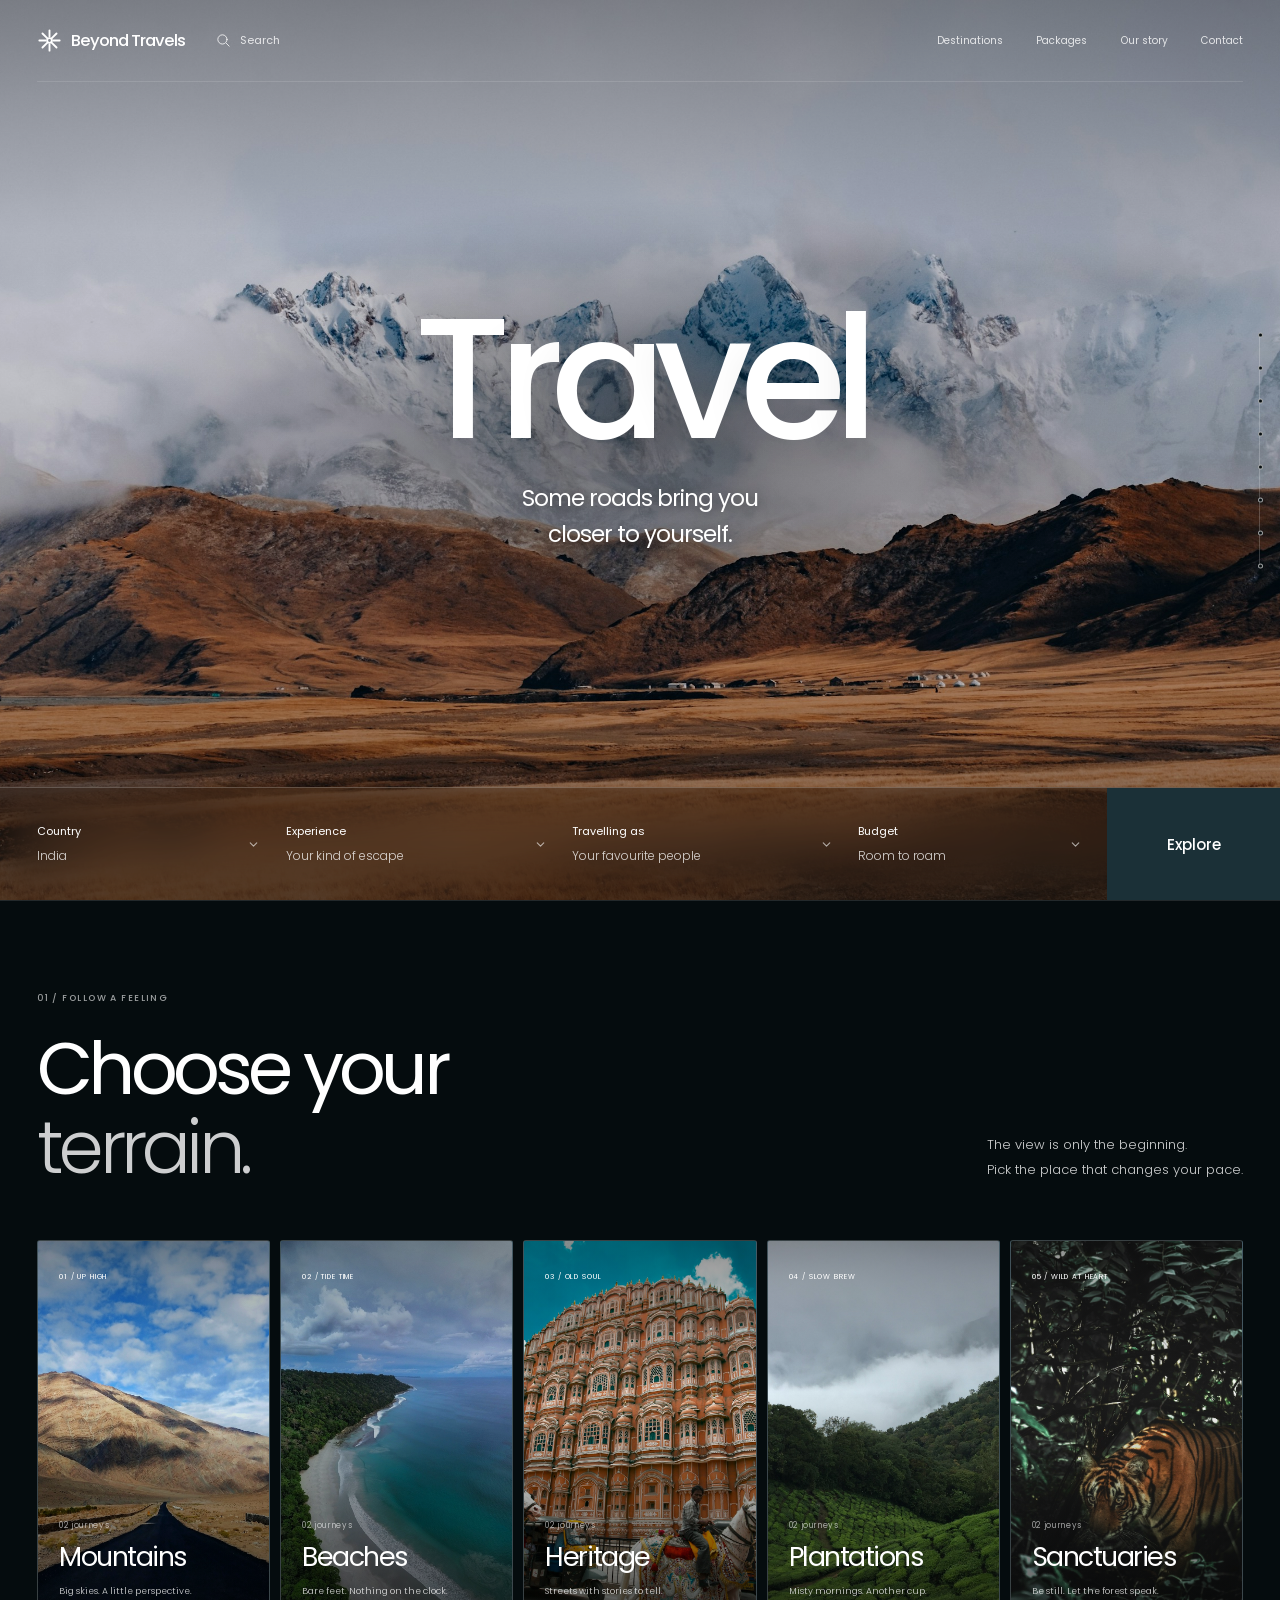
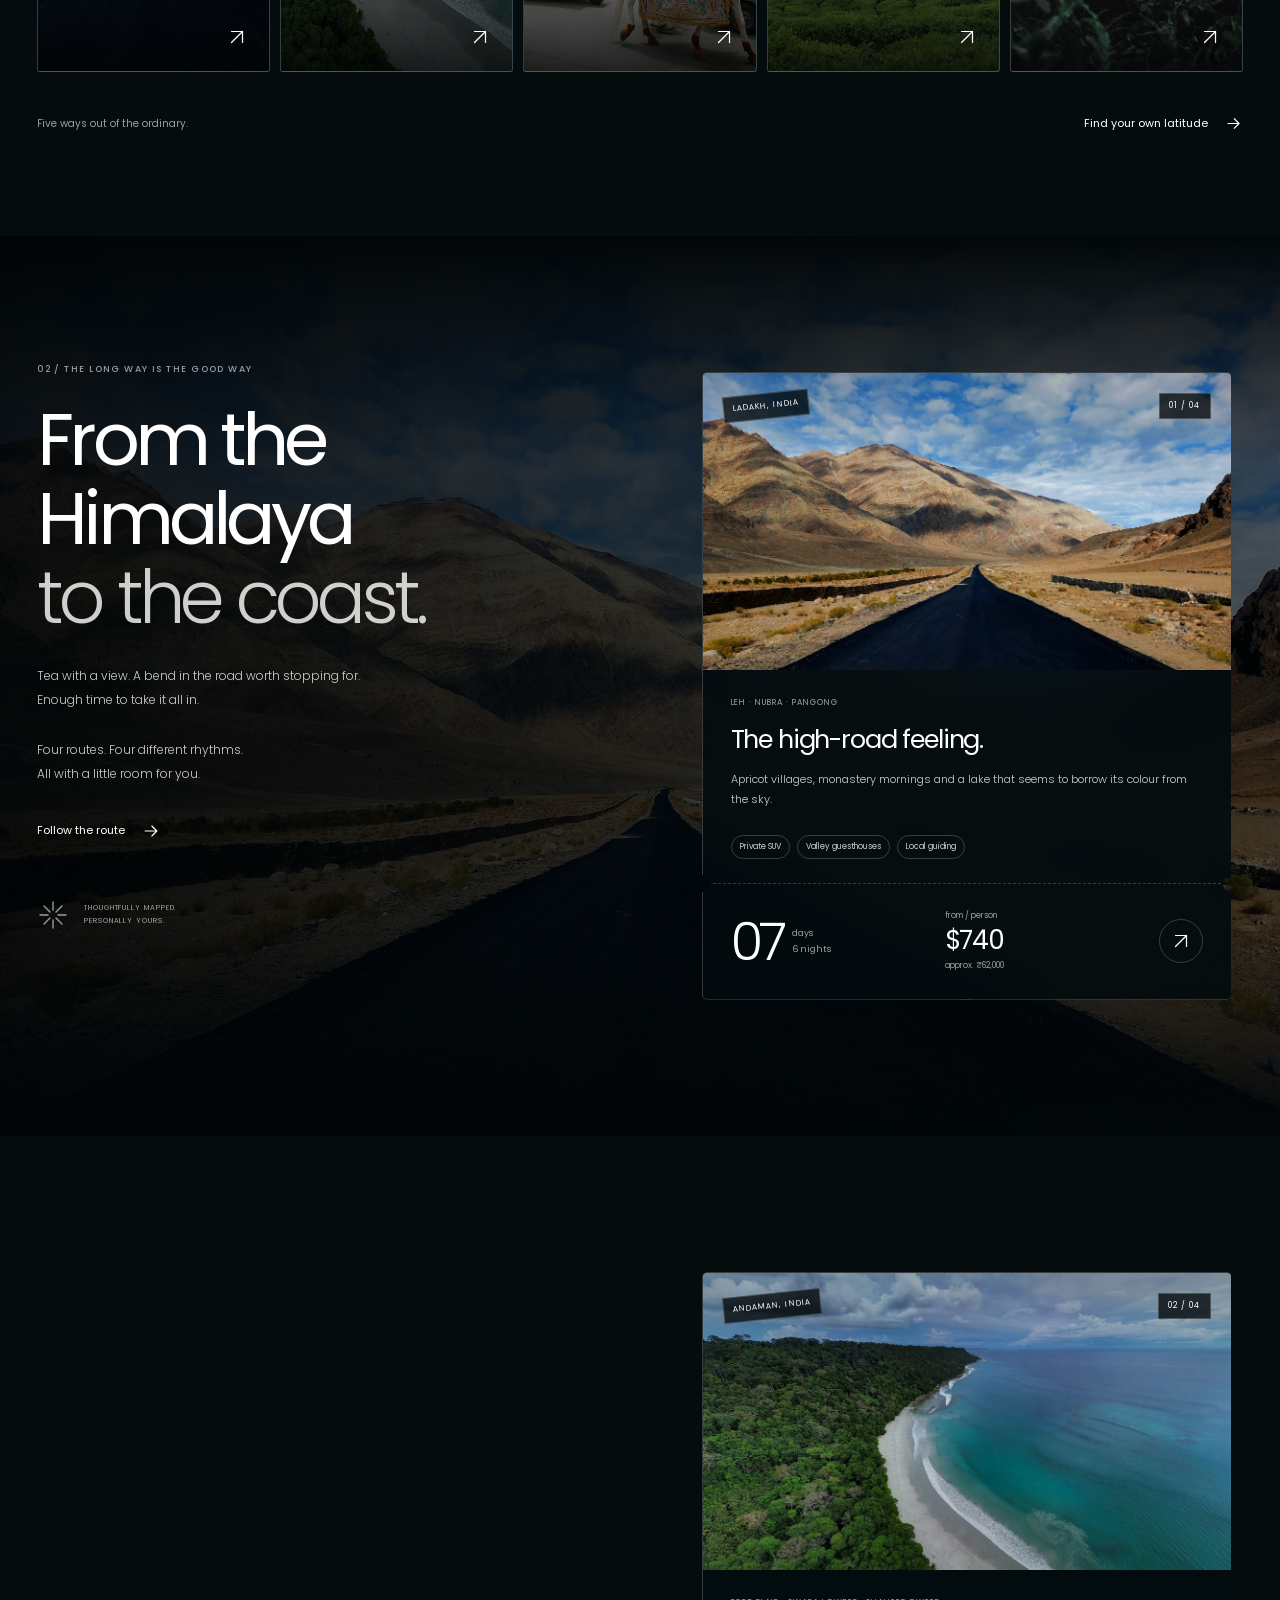
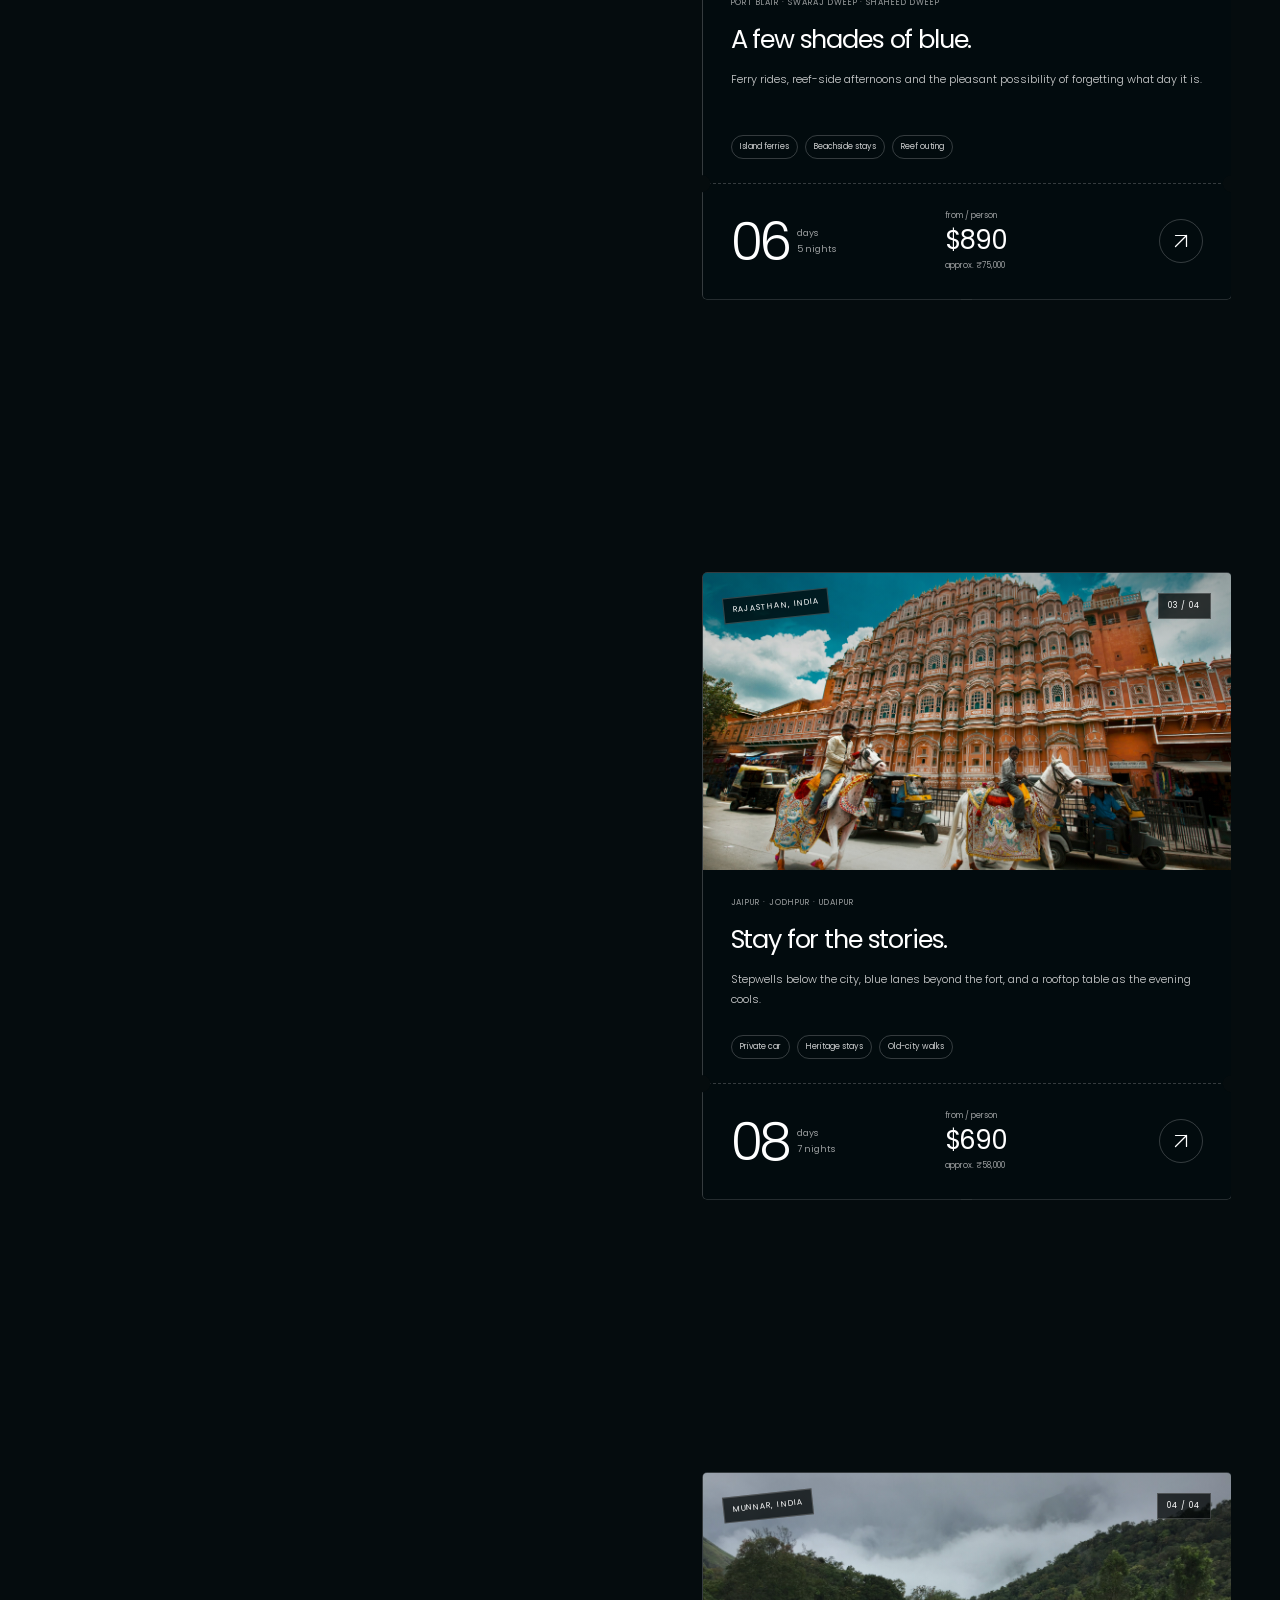
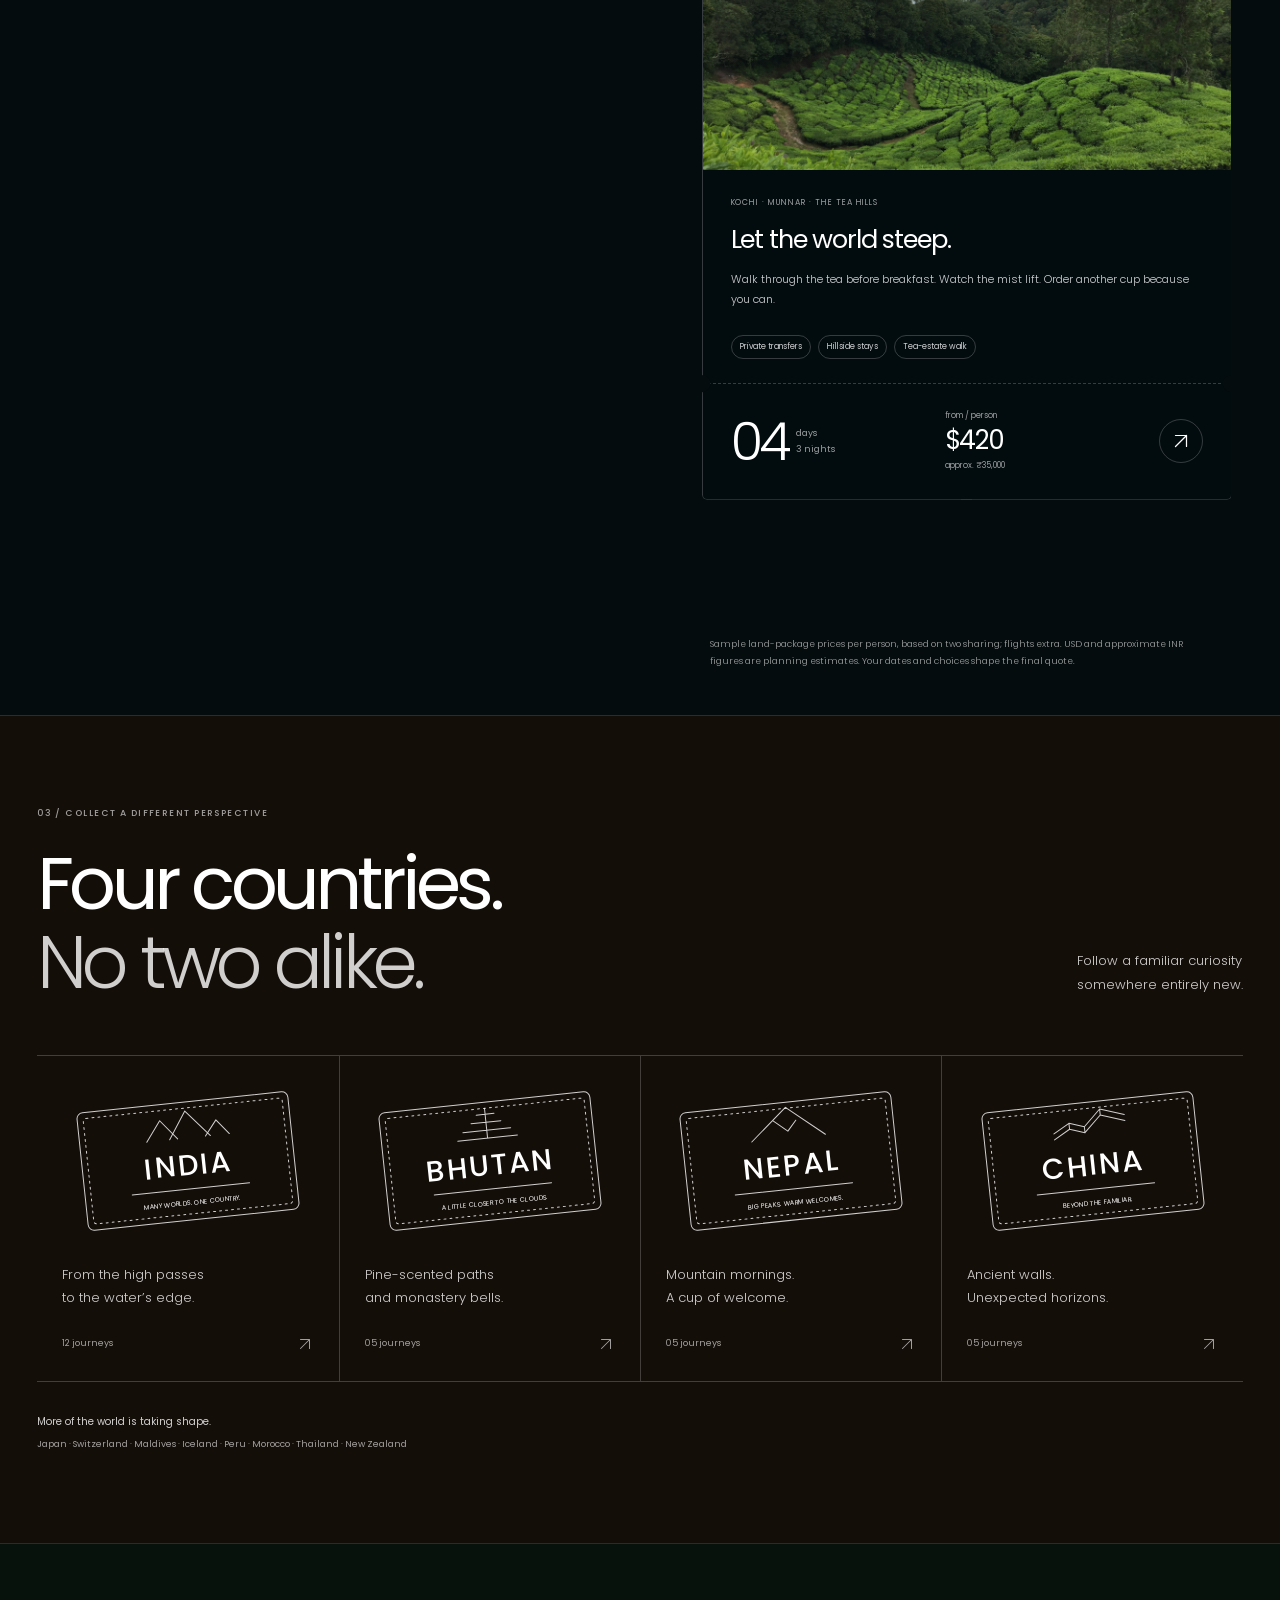
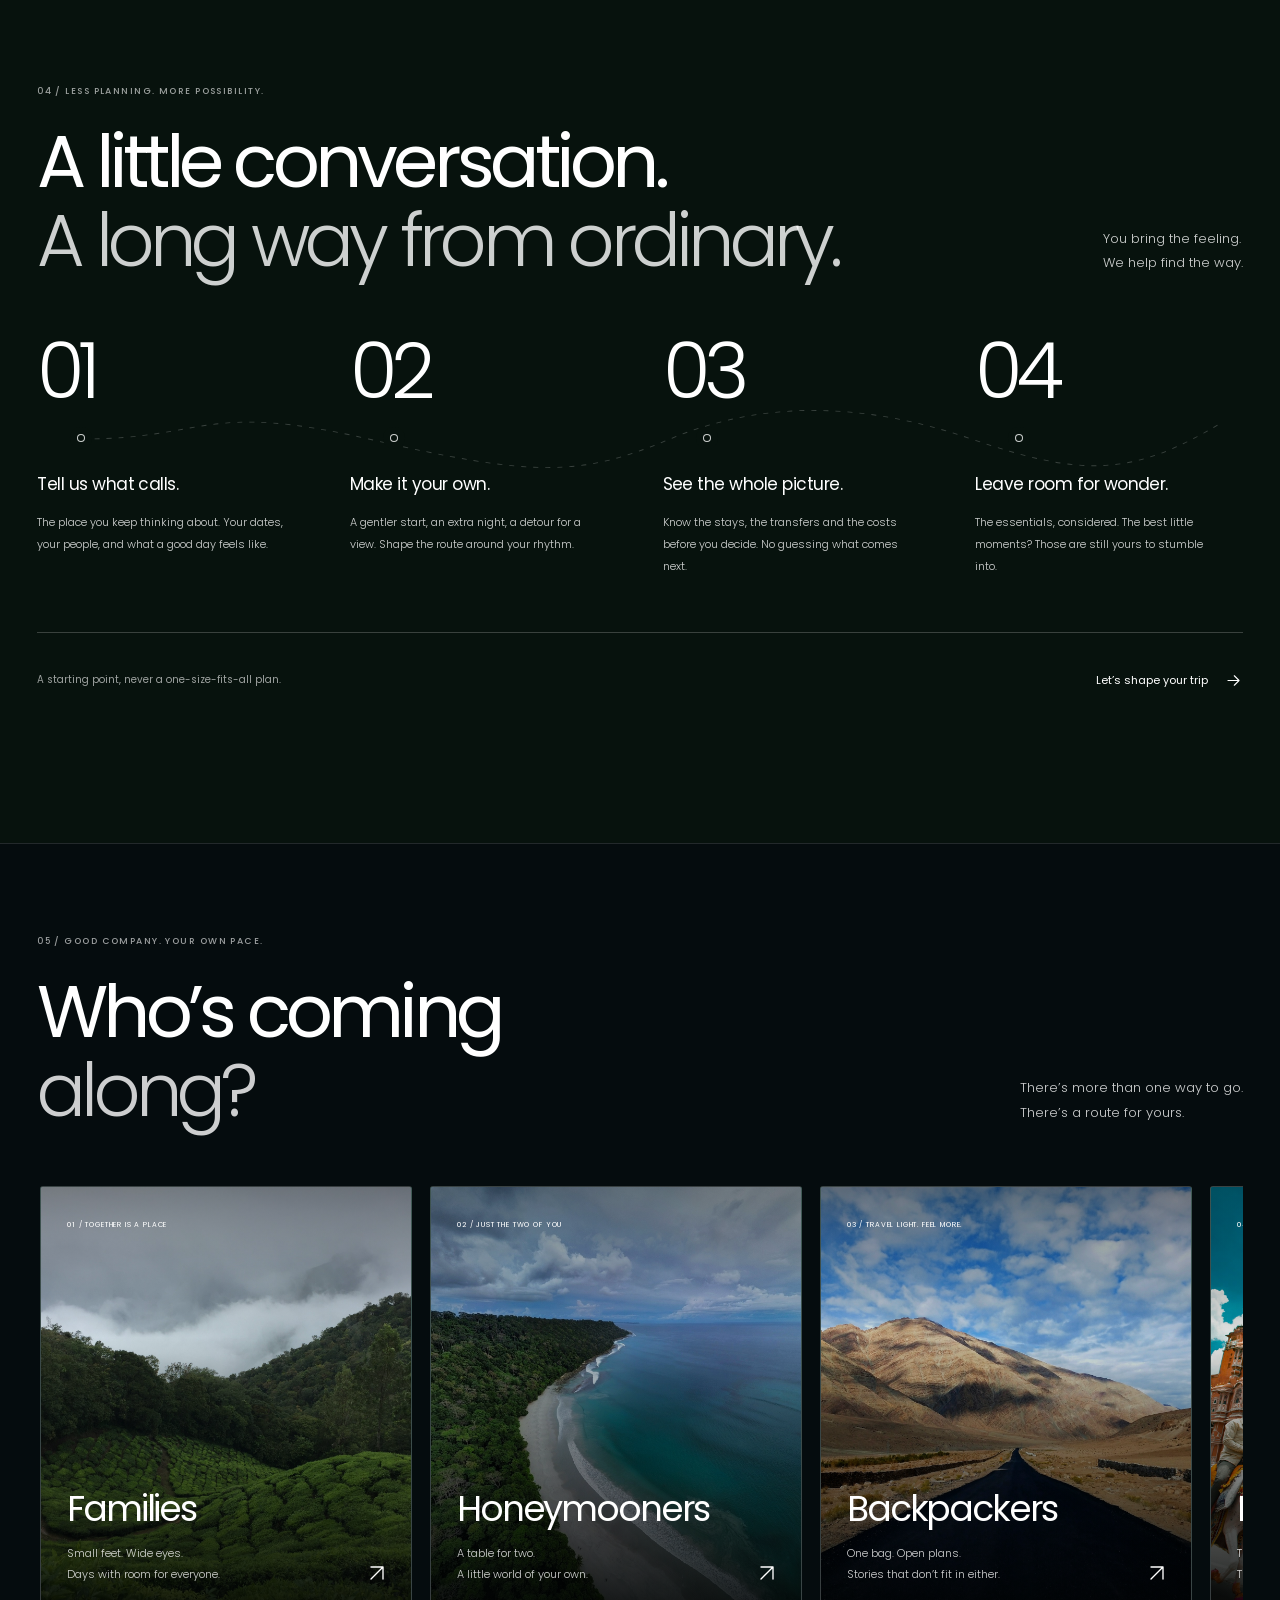
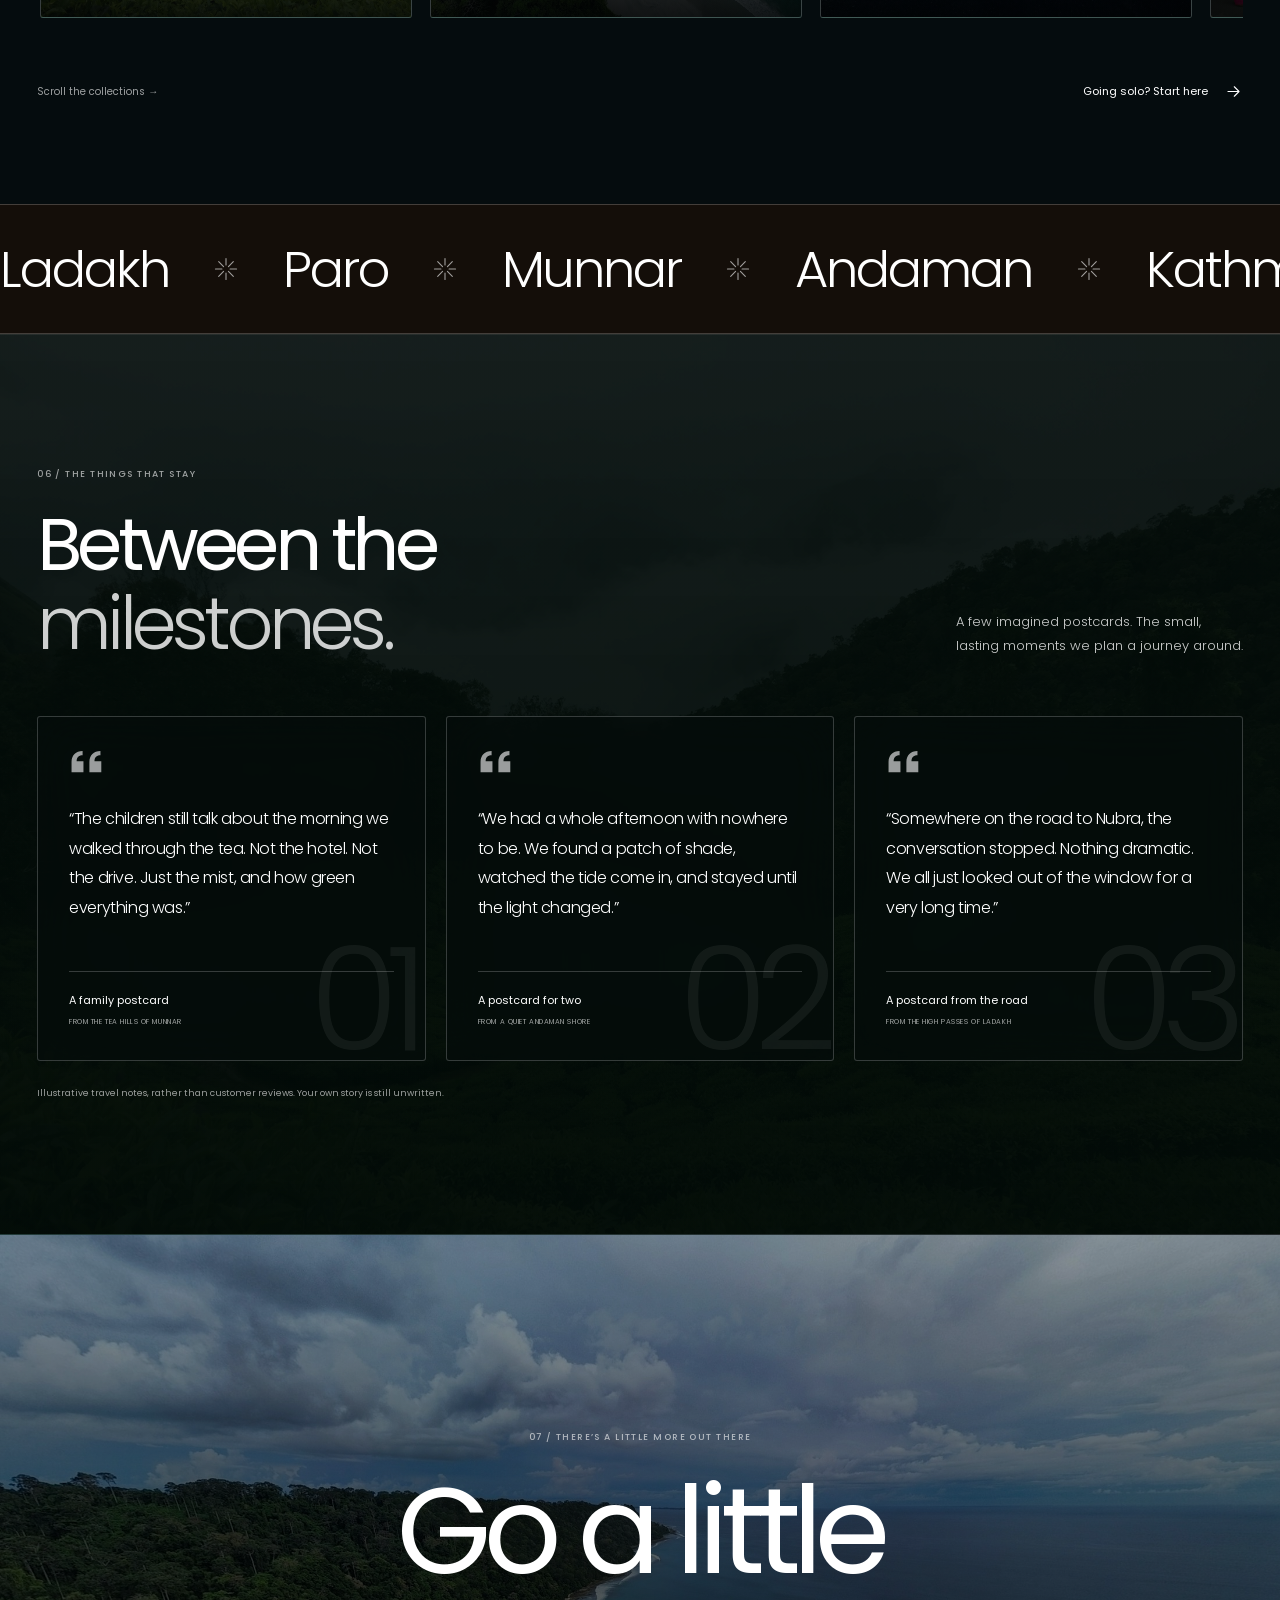
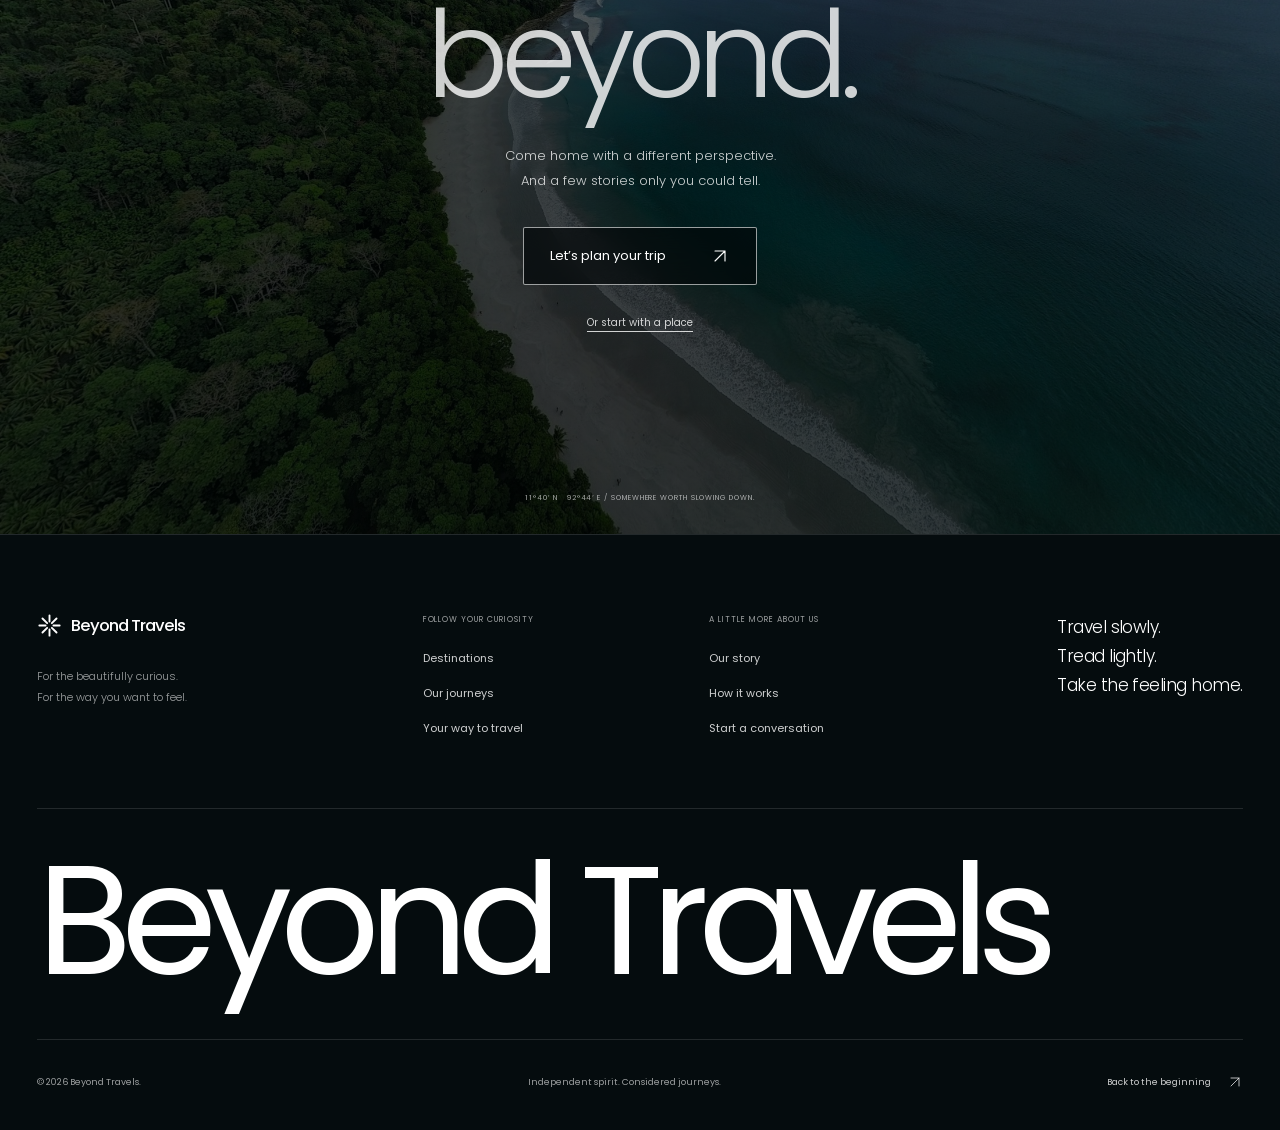
<file: index.html>
<!doctype html>
<html lang="en">
<head>
  <meta charset="utf-8">
  <meta name="viewport" content="width=device-width, initial-scale=1">
  <meta name="theme-color" content="#101c23">
  <meta name="description" content="Take the slower road with Beyond Travels. Thoughtfully mapped holidays through India, Bhutan, Nepal and China, shaped around the way you travel.">
  <meta property="og:type" content="website">
  <meta property="og:title" content="Beyond Travels — Go a little further.">
  <meta property="og:description" content="High passes. Quiet shores. Places that stay with you. Find your own way through India, Bhutan, Nepal and China.">
  <meta property="og:image" content="images/hero-mountains.jpg">
  <meta property="og:image:alt" content="Golden highland grasslands beneath snow-covered mountain peaks">
  <title>Beyond Travels — Travel, at your own pace.</title>
  <link rel="icon" href="data:image/svg+xml,%3Csvg xmlns='http://www.w3.org/2000/svg' viewBox='0 0 64 64'%3E%3Crect width='64' height='64' rx='14' fill='%23101c23'/%3E%3Cpath d='M32 10v14m0 16v14M10 32h14m16 0h14M16 16l10 10m12 12 10 10M16 48l10-10m12-12 10-10' fill='none' stroke='white' stroke-width='4'/%3E%3C/svg%3E">
  <link rel="preconnect" href="https://fonts.googleapis.com">
  <link rel="preconnect" href="https://fonts.gstatic.com" crossorigin>
  <link href="https://fonts.googleapis.com/css2?family=Poppins:wght@300;400;500;600;700&amp;display=swap" rel="stylesheet">
  <link rel="stylesheet" href="style.css">
</head>
<body class="page-home">
  <a class="skip-link" href="#main">Skip to content</a>
  <svg class="svg-library" aria-hidden="true" xmlns="http://www.w3.org/2000/svg"><defs>
    <symbol id="icon-arrow" viewBox="0 0 24 24"><path d="M5 12h14m-6-6 6 6-6 6"/></symbol>
    <symbol id="icon-northeast" viewBox="0 0 24 24"><path d="M6 18 18 6M6 6h12v12"/></symbol>
    <symbol id="icon-spark" viewBox="0 0 32 32"><path d="M16 3v8m0 10v8M3 16h8m10 0h8M7 7l6 6m6 6 6 6M7 25l6-6m6-6 6-6"/></symbol>
    <symbol id="icon-quote" viewBox="0 0 40 32"><path d="M3 28V16C3 8 8 3 16 3v5c-5 0-7 3-7 7h8v13H3Zm21 0V16c0-8 5-13 13-13v5c-5 0-7 3-7 7h8v13H24Z"/></symbol>
  </defs></svg>

  <!-- Local photographs; the CSS gradient beneath each scene is its fallback.
       Photography: Unsplash. Mountain: Mick Truyts, photo-1610720684893-619cd7a5cde5.
       Beach: Andaman Travel Care, photo-1748857103774-f88064299793.
       Heritage: photo-1514222134-b57cbb8ce073 (Golden Temple, Amritsar).
       Tea: Bala Karthikeya Pavan Guda, photo-1524115421888-ea696c03989f. -->
  <div class="world" aria-hidden="true">
    <div class="bg bg--mountains"><img src="images/hero-mountains.jpg" alt="Golden grasslands and a yurt settlement beneath snowy peaks in Kyrgyzstan" width="2400" height="1600" loading="eager" fetchpriority="high" decoding="async"></div>
    <div class="bg bg--beaches"><img src="images/hero-beach.jpg" alt="Turquoise water meeting the forest-lined white sands of the Andaman Islands" width="2200" height="1467" loading="lazy" decoding="async"></div>
    <div class="bg bg--heritage"><img src="images/hero-heritage.jpg" alt="The Golden Temple reflected in still water under an amber evening sky" width="2200" height="3300" loading="lazy" decoding="async"></div>
    <div class="bg bg--plantations"><img src="images/hero-plantation.jpg" alt="Green tea terraces winding through the misty hills of Munnar" width="2200" height="1467" loading="lazy" decoding="async"></div>
    <div class="bg bg--sanctuary"></div>
    <div class="bg bg--spiritual"></div>
    <div class="world-scrim"></div>
  </div>

  <header class="site-header container"><a class="brand" aria-current="page" href="index.html" aria-label="Beyond Travels home"><svg viewBox="0 0 32 32" width="25" height="25" aria-hidden="true"><path d="M16 3v8m0 10v8M3 16h8m10 0h8M7 7l6 6m6 6 6 6M7 25l6-6m6-6 6-6"/><circle cx="16" cy="16" r="3"/></svg><span>Beyond Travels</span></a><a class="site-search" href="destinations.html#choose-country"><svg viewBox="0 0 24 24" width="17" height="17" aria-hidden="true"><circle cx="10.5" cy="10.5" r="6.5"/><path d="m16 16 4 4"/></svg><span>Search</span></a><nav class="desktop-nav" aria-label="Main navigation"><a href="destinations.html">Destinations</a><a href="packages.html">Packages</a><a href="about.html">Our story</a><a href="contact.html">Contact</a></nav><details class="mobile-menu"><summary aria-label="Open navigation"><span></span><span></span></summary><nav aria-label="Mobile navigation"><a href="destinations.html">Destinations</a><a href="packages.html">Packages</a><a href="about.html">Our story</a><a href="contact.html">Contact</a></nav></details></header>

  <main id="main">
    <section class="hero" aria-labelledby="hero-title">
      <div class="hero-body container">
        <div class="hero-intro">
          <h1 id="hero-title" aria-label="Travel"><span aria-hidden="true"><span>T</span><span>r</span><span>a</span><span>v</span><span>e</span><span>l</span></span></h1>
          <div class="hero-quotes" aria-label="Travel at your own pace">
            <p class="hero-quote quote--mountains">Some roads bring you<br>closer to yourself.</p>
            <p class="hero-quote quote--beaches">Leave room for days<br>that move like the tide.</p>
            <p class="hero-quote quote--heritage">Walk into a story<br>older than your own.</p>
            <p class="hero-quote quote--plantations">Take the long way.<br>Let the world steep.</p>
          </div>
        </div>

      </div>

      <div class="search-area container" id="trip-search" tabindex="-1">
        <div class="trip-search glass" role="search" aria-label="Find your holiday">
          <details class="search-field country-field" name="trip-search">
            <summary><svg viewBox="0 0 24 24" width="21" height="21" aria-hidden="true"><path d="M19 10c0 5-7 11-7 11S5 15 5 10a7 7 0 1 1 14 0Z"/><circle cx="12" cy="10" r="2.5"/></svg><span class="field-copy"><span class="field-label">Country</span><span class="field-value country-value"><span class="value-india">India</span><span class="value-bhutan">Bhutan</span><span class="value-nepal">Nepal</span><span class="value-china">China</span></span></span><svg class="chevron" viewBox="0 0 16 16" width="13" height="13" aria-hidden="true"><path d="m4 6 4 4 4-4"/></svg></summary>
            <div class="field-panel country-panel">
              <p class="panel-eyebrow">PICK YOUR STARTING POINT</p>
              <fieldset class="choice-list"><legend class="sr-only">Country</legend>
                <label class="choice"><input type="radio" name="country" id="country-india" value="india" checked><span class="country-code">IN</span><span>India<small>Many worlds. One country.</small></span><span class="choice-indicator" aria-hidden="true"></span></label>
                <label class="choice"><input type="radio" name="country" id="country-bhutan" value="bhutan"><span class="country-code">BT</span><span>Bhutan<small>A little closer to the clouds.</small></span><span class="choice-indicator" aria-hidden="true"></span></label>
                <label class="choice"><input type="radio" name="country" id="country-nepal" value="nepal"><span class="country-code">NP</span><span>Nepal<small>Big peaks. Warm welcomes.</small></span><span class="choice-indicator" aria-hidden="true"></span></label>
                <label class="choice"><input type="radio" name="country" id="country-china" value="china"><span class="country-code">CN</span><span>China<small>Beyond the familiar.</small></span><span class="choice-indicator" aria-hidden="true"></span></label>
              </fieldset>
              <details class="more-countries"><summary>More of the world <span aria-hidden="true">+</span></summary><p>New routes are taking shape.</p><ul><li>Japan <span>Preview</span></li><li>Switzerland <span>Preview</span></li><li>Maldives <span>Preview</span></li><li>Iceland <span>Preview</span></li><li>Peru <span>Preview</span></li><li>Morocco <span>Preview</span></li><li>Thailand <span>Preview</span></li><li>New Zealand <span>Preview</span></li></ul></details>
            </div>
          </details>

          <details class="search-field experience-field" name="trip-search">
            <summary><svg viewBox="0 0 24 24" width="23" height="23" aria-hidden="true"><path d="m2 19 7-13 5 8 3-5 5 10H2Z"/><path d="m6 12 3 2 3-3"/></svg><span class="field-copy"><span class="field-label">Experience</span><span class="field-value">Your kind of escape</span></span><svg class="chevron" viewBox="0 0 16 16" width="13" height="13" aria-hidden="true"><path d="m4 6 4 4 4-4"/></svg></summary>
            <div class="field-panel experience-panel"><p class="panel-eyebrow">FOLLOW WHAT MOVES YOU</p>
              <div class="country-experiences experiences--india" aria-label="Experiences in India">
                <a class="experience-option" data-region="mountains" href="packages.html#india-mountains"><span>Mountains<small>Ladakh · Himachal · Sikkim</small></span><span>↗</span></a>
                <a class="experience-option" data-region="beaches" href="packages.html#india-beaches"><span>Beaches<small>Goa · Andaman</small></span><span>↗</span></a>
                <a class="experience-option" data-region="heritage" href="packages.html#india-heritage"><span>Heritage<small>Rajasthan · Hampi · Varanasi</small></span><span>↗</span></a>
                <a class="experience-option" data-region="plantations" href="packages.html#india-plantations"><span>Plantations<small>Munnar tea · Coorg coffee</small></span><span>↗</span></a>
                <a class="experience-option" data-region="sanctuary" href="packages.html#india-sanctuary"><span>Sanctuaries<small>Ranthambore · Kaziranga</small></span><span>↗</span></a>
                <a class="experience-option" data-region="beaches" href="packages.html#india-backwaters"><span>Backwaters<small>The quiet canals of Kerala</small></span><span>↗</span></a>
              </div>
              <div class="country-experiences experiences--bhutan" aria-label="Experiences in Bhutan">
                <a class="experience-option" data-region="mountains" href="destinations.html#bhutan"><span>Mountains &amp; trekking<small>Snowman · Druk Path</small></span><span>↗</span></a>
                <a class="experience-option" data-region="spiritual" href="destinations.html#bhutan"><span>Monasteries &amp; spiritual<small>The path to Tiger’s Nest</small></span><span>↗</span></a>
                <a class="experience-option" data-region="spiritual" href="destinations.html#bhutan"><span>Culture &amp; festivals<small>Paro Tsechu</small></span><span>↗</span></a>
                <a class="experience-option" data-region="plantations" href="destinations.html#bhutan"><span>Valleys<small>Phobjikha’s open horizons</small></span><span>↗</span></a>
                <a class="experience-option" data-region="sanctuary" href="destinations.html#bhutan"><span>Sanctuaries<small>Royal Manas</small></span><span>↗</span></a>
              </div>
              <div class="country-experiences experiences--nepal" aria-label="Experiences in Nepal">
                <a class="experience-option" data-region="mountains" href="destinations.html#nepal"><span>Mountains<small>Everest Base Camp · Annapurna</small></span><span>↗</span></a>
                <a class="experience-option" data-region="spiritual" href="destinations.html#nepal"><span>Spiritual<small>Lumbini · Pashupatinath</small></span><span>↗</span></a>
                <a class="experience-option" data-region="sanctuary" href="destinations.html#nepal"><span>Sanctuaries<small>Chitwan’s wild grasslands</small></span><span>↗</span></a>
                <a class="experience-option" data-region="heritage" href="destinations.html#nepal"><span>Heritage<small>Kathmandu Valley</small></span><span>↗</span></a>
                <a class="experience-option" data-region="plantations" href="destinations.html#nepal"><span>Plantations<small>Ilam’s tea hills</small></span><span>↗</span></a>
              </div>
              <div class="country-experiences experiences--china" aria-label="Experiences in China">
                <a class="experience-option" data-region="mountains" href="destinations.html#china"><span>Mountains<small>Zhangjiajie · Huangshan</small></span><span>↗</span></a>
                <a class="experience-option" data-region="heritage" href="destinations.html#china"><span>Heritage<small>The Great Wall · Xi’an</small></span><span>↗</span></a>
                <a class="experience-option" data-region="beaches" href="destinations.html#china"><span>Beaches<small>Hainan’s island time</small></span><span>↗</span></a>
                <a class="experience-option" data-region="sanctuary" href="destinations.html#china"><span>Sanctuaries<small>Chengdu’s giant pandas</small></span><span>↗</span></a>
                <a class="experience-option" data-region="plantations" href="destinations.html#china"><span>Plantations<small>Hangzhou Longjing tea</small></span><span>↗</span></a>
              </div>
              <p class="panel-note">Choose a terrain to see its journeys.</p>
            </div>
          </details>

          <details class="search-field traveler-field" name="trip-search">
            <summary><svg viewBox="0 0 24 24" width="22" height="22" aria-hidden="true"><circle cx="9" cy="7" r="3"/><path d="M3 20v-3a6 6 0 0 1 12 0v3M16 4a3 3 0 0 1 0 6m2 3a5 5 0 0 1 3 4v3"/></svg><span class="field-copy"><span class="field-label">Travelling as</span><span class="field-value traveler-value"><span class="value-anyone">Your favourite people</span><span class="value-families">A family</span><span class="value-honeymooners">Honeymooners</span><span class="value-backpackers">Backpackers</span><span class="value-luxury">Luxury travellers</span><span class="value-solo">A solo traveller</span></span></span><svg class="chevron" viewBox="0 0 16 16" width="13" height="13" aria-hidden="true"><path d="m4 6 4 4 4-4"/></svg></summary>
            <div class="field-panel traveler-panel"><p class="panel-eyebrow">THERE’S MORE THAN ONE WAY TO GO</p><fieldset class="choice-list"><legend class="sr-only">Travelling as</legend>
              <label class="choice"><input type="radio" name="traveler" id="traveler-anyone" value="all" checked><span>Everyone’s welcome<small>Keep your options open.</small></span><span class="choice-indicator" aria-hidden="true"></span></label>
              <label class="choice"><input type="radio" name="traveler" id="traveler-families" value="families"><span>Families<small>Little feet. Big memories.</small></span><span class="choice-indicator" aria-hidden="true"></span></label>
              <label class="choice"><input type="radio" name="traveler" id="traveler-honeymooners" value="honeymooners"><span>Honeymooners<small>Just the two of you.</small></span><span class="choice-indicator" aria-hidden="true"></span></label>
              <label class="choice"><input type="radio" name="traveler" id="traveler-backpackers" value="backpackers"><span>Backpackers<small>Pack light. Come back full.</small></span><span class="choice-indicator" aria-hidden="true"></span></label>
              <label class="choice"><input type="radio" name="traveler" id="traveler-luxury" value="luxury"><span>Luxury<small>Remarkable places. Room to exhale.</small></span><span class="choice-indicator" aria-hidden="true"></span></label>
              <label class="choice"><input type="radio" name="traveler" id="traveler-solo" value="solo"><span>Solo<small>Your pace. Your own good company.</small></span><span class="choice-indicator" aria-hidden="true"></span></label>
            </fieldset><p class="panel-note">A little inspiration for your way of travelling.</p><p class="match-preview"><span class="match-count">Package previews: </span><span class="preview-separator" aria-hidden="true">/</span><span class="match-anyone">4 countries. Countless stories.</span><span class="match-families">Family journeys, at an easier pace</span><span class="match-honeymooners">Time together, thoughtfully planned</span><span class="match-backpackers">More trail. Less baggage.</span><span class="match-luxury">Exceptional stays, unhurried days</span><span class="match-solo">Room for your own discoveries</span></p></div>
          </details>

          <details class="search-field budget-field" name="trip-search">
            <summary><svg viewBox="0 0 24 24" width="22" height="22" aria-hidden="true"><rect x="3" y="5" width="18" height="15" rx="3"/><path d="M3 9h18m-5 4h5v4h-5zM7 5V3h10"/></svg><span class="field-copy"><span class="field-label">Budget</span><span class="field-value budget-value"><span class="value-open">Room to roam</span><span class="value-budget">Under $750</span><span class="value-comfort">$750–1,500</span><span class="value-premium">$1,500+</span></span></span><svg class="chevron" viewBox="0 0 16 16" width="13" height="13" aria-hidden="true"><path d="m4 6 4 4 4-4"/></svg></summary>
            <div class="field-panel budget-panel"><p class="panel-eyebrow">A LITTLE GUIDANCE, NO LIMITS</p><fieldset class="budget-choices"><legend class="sr-only">Budget per person, excluding flights</legend>
              <label class="budget-chip"><input type="radio" name="budget" id="budget-open" value="all" checked><span>Any</span></label>
              <label class="budget-chip"><input type="radio" name="budget" id="budget-value" value="budget"><span>$</span></label>
              <label class="budget-chip"><input type="radio" name="budget" id="budget-comfort" value="comfort"><span>$$</span></label>
              <label class="budget-chip"><input type="radio" name="budget" id="budget-premium" value="premium"><span>$$$</span></label>
            </fieldset><div class="budget-description"><p class="description-open">Set a comfortable starting point.</p><p class="description-budget">Under $750 <small>Approx. ₹63,000 per person</small></p><p class="description-comfort">$750–1,500 <small>Approx. ₹63,000–1,26,000 per person</small></p><p class="description-premium">$1,500+ <small>Approx. ₹1,26,000+ per person</small></p></div><p class="panel-note">Land arrangements, excluding flights.<br>INR figures are indicative planning estimates.</p></div>
          </details>

          <a class="explore-button" href="destinations.html">Explore</a>
        </div>
      </div>
    </section>

    <section class="narrative-section terrain-section" id="terrain" aria-labelledby="terrain-title">
      <div class="container">
        <div class="section-heading reveal">
          <div><p class="section-kicker">01 / FOLLOW A FEELING</p><h2 id="terrain-title">Choose your<br><span class="soft">terrain.</span></h2></div>
          <p class="section-description">The view is only the beginning.<br> Pick the place that changes your pace.</p>
        </div>
        <div class="terrain-panels">
          <a class="terrain-panel terrain--mountains" href="packages.html#india-mountains">
            <img src="images/in-ladakh-roadtrip.jpg" alt="An open road leading into the rugged mountains of Ladakh" width="2200" height="1650" loading="lazy" decoding="async">
            <span class="terrain-index">01 / UP HIGH</span><span class="terrain-caption"><span class="terrain-count">02 journeys</span><span class="terrain-name">Mountains</span><span class="terrain-description">Big skies. A little perspective.</span></span><svg class="terrain-arrow icon" width="22" height="22" aria-hidden="true"><use href="#icon-northeast"/></svg>
          </a>
          <a class="terrain-panel terrain--beaches" href="packages.html#india-beaches">
            <img src="images/hero-beach.jpg" alt="A ribbon of white sand between Andaman forest and turquoise water" width="2200" height="1650" loading="lazy" decoding="async">
            <span class="terrain-index">02 / TIDE TIME</span><span class="terrain-caption"><span class="terrain-count">02 journeys</span><span class="terrain-name">Beaches</span><span class="terrain-description">Bare feet. Nothing on the clock.</span></span><svg class="terrain-arrow icon" width="22" height="22" aria-hidden="true"><use href="#icon-northeast"/></svg>
          </a>
          <a class="terrain-panel terrain--heritage" href="packages.html#india-heritage">
            <img src="images/in-rajasthan-slow-roads.jpg" alt="The intricate pink sandstone facade of Hawa Mahal in Jaipur" width="2200" height="1467" loading="lazy" decoding="async">
            <span class="terrain-index">03 / OLD SOUL</span><span class="terrain-caption"><span class="terrain-count">02 journeys</span><span class="terrain-name">Heritage</span><span class="terrain-description">Streets with stories to tell.</span></span><svg class="terrain-arrow icon" width="22" height="22" aria-hidden="true"><use href="#icon-northeast"/></svg>
          </a>
          <a class="terrain-panel terrain--plantations" href="packages.html#india-plantations">
            <img src="images/hero-plantation.jpg" alt="Curving rows of tea plants across the green hills of Munnar" width="2200" height="1650" loading="lazy" decoding="async">
            <span class="terrain-index">04 / SLOW BREW</span><span class="terrain-caption"><span class="terrain-count">02 journeys</span><span class="terrain-name">Plantations</span><span class="terrain-description">Misty mornings. Another cup.</span></span><svg class="terrain-arrow icon" width="22" height="22" aria-hidden="true"><use href="#icon-northeast"/></svg>
          </a>
          <a class="terrain-panel terrain--sanctuary" href="packages.html#india-sanctuary">
            <img src="images/hero-sanctuary.jpg" alt="A Bengal tiger moving through dense green woodland" width="1800" height="2250" loading="lazy" decoding="async">
            <span class="terrain-index">05 / WILD AT HEART</span><span class="terrain-caption"><span class="terrain-count">02 journeys</span><span class="terrain-name">Sanctuaries</span><span class="terrain-description">Be still. Let the forest speak.</span></span><svg class="terrain-arrow icon" width="22" height="22" aria-hidden="true"><use href="#icon-northeast"/></svg>
          </a>
        </div>
        <div class="section-bottom"><p>Five ways out of the ordinary.</p><a class="text-link" href="destinations.html">Find your own latitude <svg class="icon" width="19" height="19" aria-hidden="true"><use href="#icon-arrow"/></svg></a></div>
      </div>
    </section>

    <section class="journey-section" id="journeys" aria-labelledby="journeys-title">
      <div class="story-backdrop" aria-hidden="true"><div class="story-scene story-scene--ladakh"></div><div class="story-scene story-scene--andaman"></div><div class="story-scene story-scene--rajasthan"></div><div class="story-scene story-scene--munnar"></div></div>
      <div class="story-layout container">
        <div class="story-copy">
          <p class="section-kicker">02 / THE LONG WAY IS THE GOOD WAY</p>
          <h2 id="journeys-title">From the<br>Himalaya<br><span class="soft">to the coast.</span></h2>
          <p>Tea with a view. A bend in the road worth stopping for. Enough time to take it all in.</p>
          <p>Four routes. Four different rhythms.<br>All with a little room for you.</p>
          <a class="text-link" href="#journey-ladakh">Follow the route <svg class="icon" width="20" height="20" aria-hidden="true"><use href="#icon-arrow"/></svg></a>
          <div class="story-signature"><svg class="icon" width="32" height="32" aria-hidden="true"><use href="#icon-spark"/></svg><span>THOUGHTFULLY MAPPED.<br>PERSONALLY YOURS.</span></div>
        </div>
        <div class="story-chapters">
          <article class="story-chapter chapter--ladakh" id="journey-ladakh" aria-labelledby="ladakh-title">
            <div class="journey-ticket">
              <div class="ticket-image"><img src="images/in-ladakh-roadtrip.jpg" alt="A quiet paved road winding towards Ladakh’s bare mountain ridges" width="2200" height="1650" loading="lazy" decoding="async"><span class="ticket-location">LADAKH, INDIA</span><span class="ticket-number">01 / 04</span></div>
              <div class="ticket-body"><p class="ticket-eyebrow">LEH · NUBRA · PANGONG</p><h3 id="ladakh-title">The high-road feeling.</h3><p>Apricot villages, monastery mornings and a lake that seems to borrow its colour from the sky.</p><ul class="ticket-inclusions" aria-label="Trip highlights"><li>Private SUV</li><li>Valley guesthouses</li><li>Local guiding</li></ul></div>
              <div class="ticket-stub"><p class="ticket-duration"><strong>07</strong><span>days<br>6 nights</span></p><p class="ticket-price"><span>from / person</span><strong>$740</strong><small>approx. ₹62,000</small></p><a class="ticket-link" href="package.html#in-ladakh-roadtrip" aria-label="View The high-road feeling package"><svg class="icon" width="22" height="22" aria-hidden="true"><use href="#icon-northeast"/></svg></a></div>
            </div>
          </article>
          <article class="story-chapter chapter--andaman" id="journey-andaman" aria-labelledby="andaman-title">
            <div class="journey-ticket">
              <div class="ticket-image"><img src="images/hero-beach.jpg" alt="Clear turquoise sea along the forest-lined coast of the Andaman Islands" width="2200" height="1650" loading="lazy" decoding="async"><span class="ticket-location">ANDAMAN, INDIA</span><span class="ticket-number">02 / 04</span></div>
              <div class="ticket-body"><p class="ticket-eyebrow">PORT BLAIR · SWARAJ DWEEP · SHAHEED DWEEP</p><h3 id="andaman-title">A few shades of blue.</h3><p>Ferry rides, reef-side afternoons and the pleasant possibility of forgetting what day it is.</p><ul class="ticket-inclusions" aria-label="Trip highlights"><li>Island ferries</li><li>Beachside stays</li><li>Reef outing</li></ul></div>
              <div class="ticket-stub"><p class="ticket-duration"><strong>06</strong><span>days<br>5 nights</span></p><p class="ticket-price"><span>from / person</span><strong>$890</strong><small>approx. ₹75,000</small></p><a class="ticket-link" href="package.html#in-andaman-island-days" aria-label="View A few shades of blue package"><svg class="icon" width="22" height="22" aria-hidden="true"><use href="#icon-northeast"/></svg></a></div>
            </div>
          </article>
          <article class="story-chapter chapter--rajasthan" id="journey-rajasthan" aria-labelledby="rajasthan-title">
            <div class="journey-ticket">
              <div class="ticket-image"><img src="images/in-rajasthan-slow-roads.jpg" alt="Jaipur’s Hawa Mahal, with its many carved windows and pink sandstone walls" width="2200" height="1467" loading="lazy" decoding="async"><span class="ticket-location">RAJASTHAN, INDIA</span><span class="ticket-number">03 / 04</span></div>
              <div class="ticket-body"><p class="ticket-eyebrow">JAIPUR · JODHPUR · UDAIPUR</p><h3 id="rajasthan-title">Stay for the stories.</h3><p>Stepwells below the city, blue lanes beyond the fort, and a rooftop table as the evening cools.</p><ul class="ticket-inclusions" aria-label="Trip highlights"><li>Private car</li><li>Heritage stays</li><li>Old-city walks</li></ul></div>
              <div class="ticket-stub"><p class="ticket-duration"><strong>08</strong><span>days<br>7 nights</span></p><p class="ticket-price"><span>from / person</span><strong>$690</strong><small>approx. ₹58,000</small></p><a class="ticket-link" href="package.html#in-rajasthan-slow-roads" aria-label="View Stay for the stories package"><svg class="icon" width="22" height="22" aria-hidden="true"><use href="#icon-northeast"/></svg></a></div>
            </div>
          </article>
          <article class="story-chapter chapter--munnar" id="journey-munnar" aria-labelledby="munnar-title">
            <div class="journey-ticket">
              <div class="ticket-image"><img src="images/hero-plantation.jpg" alt="Munnar tea gardens folding into a mist-filled valley" width="2200" height="1650" loading="lazy" decoding="async"><span class="ticket-location">MUNNAR, INDIA</span><span class="ticket-number">04 / 04</span></div>
              <div class="ticket-body"><p class="ticket-eyebrow">KOCHI · MUNNAR · THE TEA HILLS</p><h3 id="munnar-title">Let the world steep.</h3><p>Walk through the tea before breakfast. Watch the mist lift. Order another cup because you can.</p><ul class="ticket-inclusions" aria-label="Trip highlights"><li>Private transfers</li><li>Hillside stays</li><li>Tea-estate walk</li></ul></div>
              <div class="ticket-stub"><p class="ticket-duration"><strong>04</strong><span>days<br>3 nights</span></p><p class="ticket-price"><span>from / person</span><strong>$420</strong><small>approx. ₹35,000</small></p><a class="ticket-link" href="package.html#in-munnar-tea-trails" aria-label="View Let the world steep package"><svg class="icon" width="22" height="22" aria-hidden="true"><use href="#icon-northeast"/></svg></a></div>
            </div>
          </article>
          <p class="price-context">Sample land-package prices per person, based on two sharing; flights extra. USD and approximate INR figures are planning estimates. Your dates and choices shape the final quote.</p>
        </div>
      </div>
    </section>

    <section class="narrative-section countries-section" id="countries" aria-labelledby="countries-title">
      <div class="container">
        <div class="section-heading reveal"><div><p class="section-kicker">03 / COLLECT A DIFFERENT PERSPECTIVE</p><h2 id="countries-title">Four countries.<br><span class="soft">No two alike.</span></h2></div><p class="section-description">Follow a familiar curiosity<br> somewhere entirely new.</p></div>
        <div class="passport-grid">
          <a class="passport-card" href="destinations.html#india"><svg class="passport-stamp" viewBox="0 0 230 138" role="img" aria-label="India passport stamp"><rect x="9" y="10" width="212" height="118" rx="6"/><rect x="15" y="16" width="200" height="106" rx="3" stroke-dasharray="2 4"/><path d="m76 46 15-20 16 20m-8 0 18-27 23 27m-5 0 12-15 12 15M56 97h118"/><text x="115" y="83" text-anchor="middle" class="stamp-country">INDIA</text><text x="115" y="113" text-anchor="middle" class="stamp-caption">MANY WORLDS. ONE COUNTRY.</text></svg><span class="passport-description">From the high passes<br>to the water’s edge.</span><span class="passport-meta">12 journeys <svg class="icon" width="18" height="18" aria-hidden="true"><use href="#icon-northeast"/></svg></span></a>
          <a class="passport-card" href="destinations.html#bhutan"><svg class="passport-stamp" viewBox="0 0 230 138" role="img" aria-label="Bhutan passport stamp"><rect x="9" y="10" width="212" height="118" rx="6"/><rect x="15" y="16" width="200" height="106" rx="3" stroke-dasharray="2 4"/><path d="M85 46h60m-54-8h48m-39-8h30m-24-8h18m-9-6v30M56 97h118"/><text x="115" y="83" text-anchor="middle" class="stamp-country">BHUTAN</text><text x="115" y="113" text-anchor="middle" class="stamp-caption">A LITTLE CLOSER TO THE CLOUDS.</text></svg><span class="passport-description">Pine-scented paths<br>and monastery bells.</span><span class="passport-meta">05 journeys <svg class="icon" width="18" height="18" aria-hidden="true"><use href="#icon-northeast"/></svg></span></a>
          <a class="passport-card" href="destinations.html#nepal"><svg class="passport-stamp" viewBox="0 0 230 138" role="img" aria-label="Nepal passport stamp"><rect x="9" y="10" width="212" height="118" rx="6"/><rect x="15" y="16" width="200" height="106" rx="3" stroke-dasharray="2 4"/><path d="m78 46 37-31 37 31m-51-19 14 12 9-10M56 97h118"/><text x="115" y="83" text-anchor="middle" class="stamp-country">NEPAL</text><text x="115" y="113" text-anchor="middle" class="stamp-caption">BIG PEAKS. WARM WELCOMES.</text></svg><span class="passport-description">Mountain mornings.<br>A cup of welcome.</span><span class="passport-meta">05 journeys <svg class="icon" width="18" height="18" aria-hidden="true"><use href="#icon-northeast"/></svg></span></a>
          <a class="passport-card" href="destinations.html#china"><svg class="passport-stamp" viewBox="0 0 230 138" role="img" aria-label="China passport stamp"><rect x="9" y="10" width="212" height="118" rx="6"/><rect x="15" y="16" width="200" height="106" rx="3" stroke-dasharray="2 4"/><path d="m79 44 16-9 15 5 17-16 24 8m-72 6 16-9 15 5 17-16 24 8m-56 3v6m15-1v6m17-22v6M56 97h118"/><text x="115" y="83" text-anchor="middle" class="stamp-country">CHINA</text><text x="115" y="113" text-anchor="middle" class="stamp-caption">BEYOND THE FAMILIAR.</text></svg><span class="passport-description">Ancient walls.<br>Unexpected horizons.</span><span class="passport-meta">05 journeys <svg class="icon" width="18" height="18" aria-hidden="true"><use href="#icon-northeast"/></svg></span></a>
        </div>
        <p class="world-preview">More of the world is taking shape. <span>Japan · Switzerland · Maldives · Iceland · Peru · Morocco · Thailand · New Zealand</span></p>
      </div>
    </section>

    <section class="narrative-section process-section" id="how-it-works" aria-labelledby="process-title">
      <div class="container">
        <div class="section-heading reveal"><div><p class="section-kicker">04 / LESS PLANNING. MORE POSSIBILITY.</p><h2 id="process-title">A little conversation.<br><span class="soft">A long way from ordinary.</span></h2></div><p class="section-description">You bring the feeling.<br> We help find the way.</p></div>
        <div class="process-map">
          <svg class="planning-route" viewBox="0 0 1200 130" preserveAspectRatio="none" aria-hidden="true"><path class="route-guide" d="M45 65C170 65 165 20 330 65S540 110 630 65 820 20 930 65 1090 110 1180 45"/><path class="route-draw" pathLength="1" d="M45 65C170 65 165 20 330 65S540 110 630 65 820 20 930 65 1090 110 1180 45"/></svg>
          <svg class="planning-route-mobile" viewBox="0 0 70 760" preserveAspectRatio="none" aria-hidden="true"><path class="route-guide" d="M35 0C5 90 65 140 35 240S5 370 35 480 65 620 35 760"/><path class="route-draw" pathLength="1" d="M35 0C5 90 65 140 35 240S5 370 35 480 65 620 35 760"/></svg>
          <ol class="planning-steps">
            <li><span class="step-number">01</span><span class="route-stop" aria-hidden="true"></span><h3>Tell us what calls.</h3><p>The place you keep thinking about. Your dates, your people, and what a good day feels like.</p></li>
            <li><span class="step-number">02</span><span class="route-stop" aria-hidden="true"></span><h3>Make it your own.</h3><p>A gentler start, an extra night, a detour for a view. Shape the route around your rhythm.</p></li>
            <li><span class="step-number">03</span><span class="route-stop" aria-hidden="true"></span><h3>See the whole picture.</h3><p>Know the stays, the transfers and the costs before you decide. No guessing what comes next.</p></li>
            <li><span class="step-number">04</span><span class="route-stop" aria-hidden="true"></span><h3>Leave room for wonder.</h3><p>The essentials, considered. The best little moments? Those are still yours to stumble into.</p></li>
          </ol>
        </div>
        <div class="section-bottom"><p>A starting point, never a one-size-fits-all plan.</p><a class="text-link" href="contact.html">Let’s shape your trip <svg class="icon" width="19" height="19" aria-hidden="true"><use href="#icon-arrow"/></svg></a></div>
      </div>
    </section>

    <section class="narrative-section travelers-section" id="your-way" aria-labelledby="travelers-title">
      <div class="container">
        <div class="section-heading reveal"><div><p class="section-kicker">05 / GOOD COMPANY. YOUR OWN PACE.</p><h2 id="travelers-title">Who’s coming<br><span class="soft">along?</span></h2></div><p class="section-description">There’s more than one way to go.<br> There’s a route for yours.</p></div>
        <div class="collection-rail" role="region" aria-label="Traveller collections, scroll horizontally for more" tabindex="0">
          <a class="collection-card" href="packages.html#families"><img src="images/hero-plantation.jpg" alt="Wide green tea gardens for a gentle family escape in Munnar" width="2200" height="1650" loading="lazy" decoding="async"><span class="collection-topline">01 / TOGETHER IS A PLACE</span><span class="collection-copy"><span class="collection-title">Families</span><span>Small feet. Wide eyes.<br>Days with room for everyone.</span></span><svg class="collection-arrow icon" width="24" height="24" aria-hidden="true"><use href="#icon-northeast"/></svg></a>
          <a class="collection-card" href="packages.html#honeymooners"><img src="images/hero-beach.jpg" alt="A peaceful Andaman shoreline for unhurried time together" width="2200" height="1650" loading="lazy" decoding="async"><span class="collection-topline">02 / JUST THE TWO OF YOU</span><span class="collection-copy"><span class="collection-title">Honeymooners</span><span>A table for two.<br>A little world of your own.</span></span><svg class="collection-arrow icon" width="24" height="24" aria-hidden="true"><use href="#icon-northeast"/></svg></a>
          <a class="collection-card" href="packages.html#backpackers"><img src="images/in-ladakh-roadtrip.jpg" alt="The open mountain road in Ladakh, disappearing into the distance" width="2200" height="1650" loading="lazy" decoding="async"><span class="collection-topline">03 / TRAVEL LIGHT. FEEL MORE.</span><span class="collection-copy"><span class="collection-title">Backpackers</span><span>One bag. Open plans.<br>Stories that don’t fit in either.</span></span><svg class="collection-arrow icon" width="24" height="24" aria-hidden="true"><use href="#icon-northeast"/></svg></a>
          <a class="collection-card" href="packages.html#luxury"><img src="images/in-rajasthan-slow-roads.jpg" alt="Jaipur’s richly detailed Hawa Mahal in the afternoon light" width="2200" height="1467" loading="lazy" decoding="async"><span class="collection-topline">04 / THE ART OF TAKING YOUR TIME</span><span class="collection-copy"><span class="collection-title">Luxury</span><span>Thoughtful details.<br>The rare luxury of slowing down.</span></span><svg class="collection-arrow icon" width="24" height="24" aria-hidden="true"><use href="#icon-northeast"/></svg></a>
        </div>
        <div class="section-bottom"><p>Scroll the collections <span aria-hidden="true">→</span></p><a class="text-link" href="packages.html#solo">Going solo? Start here <svg class="icon" width="19" height="19" aria-hidden="true"><use href="#icon-arrow"/></svg></a></div>
      </div>
    </section>

    <div class="destination-marquee" aria-label="Places along the way"><div class="marquee-window"><div class="marquee-track">
      <p>Ladakh <svg class="icon" width="26" height="26" aria-hidden="true"><use href="#icon-spark"/></svg> Paro <svg class="icon" width="26" height="26" aria-hidden="true"><use href="#icon-spark"/></svg> Munnar <svg class="icon" width="26" height="26" aria-hidden="true"><use href="#icon-spark"/></svg> Andaman <svg class="icon" width="26" height="26" aria-hidden="true"><use href="#icon-spark"/></svg> Kathmandu <svg class="icon" width="26" height="26" aria-hidden="true"><use href="#icon-spark"/></svg> Hangzhou <svg class="icon" width="26" height="26" aria-hidden="true"><use href="#icon-spark"/></svg></p>
      <p aria-hidden="true">Ladakh <svg class="icon" width="26" height="26"><use href="#icon-spark"/></svg> Paro <svg class="icon" width="26" height="26"><use href="#icon-spark"/></svg> Munnar <svg class="icon" width="26" height="26"><use href="#icon-spark"/></svg> Andaman <svg class="icon" width="26" height="26"><use href="#icon-spark"/></svg> Kathmandu <svg class="icon" width="26" height="26"><use href="#icon-spark"/></svg> Hangzhou <svg class="icon" width="26" height="26"><use href="#icon-spark"/></svg></p>
    </div></div></div>

    <section class="narrative-section notes-section" id="travel-notes" aria-labelledby="notes-title">
      <div class="container">
        <div class="section-heading reveal"><div><p class="section-kicker">06 / THE THINGS THAT STAY</p><h2 id="notes-title">Between the<br><span class="soft">milestones.</span></h2></div><p class="section-description" id="notes-disclosure">A few imagined postcards. The small,<br> lasting moments we plan a journey around.</p></div>
        <div class="notes-grid">
          <figure class="postcard glass" aria-describedby="notes-disclosure"><svg class="quote-icon" width="34" height="28" aria-hidden="true"><use href="#icon-quote"/></svg><blockquote><p>“The children still talk about the morning we walked through the tea. Not the hotel. Not the drive. Just the mist, and how green everything was.”</p></blockquote><figcaption><span>A family postcard</span><small>FROM THE TEA HILLS OF MUNNAR</small></figcaption><span class="postcard-mark" aria-hidden="true">01</span></figure>
          <figure class="postcard glass" aria-describedby="notes-disclosure"><svg class="quote-icon" width="34" height="28" aria-hidden="true"><use href="#icon-quote"/></svg><blockquote><p>“We had a whole afternoon with nowhere to be. We found a patch of shade, watched the tide come in, and stayed until the light changed.”</p></blockquote><figcaption><span>A postcard for two</span><small>FROM A QUIET ANDAMAN SHORE</small></figcaption><span class="postcard-mark" aria-hidden="true">02</span></figure>
          <figure class="postcard glass" aria-describedby="notes-disclosure"><svg class="quote-icon" width="34" height="28" aria-hidden="true"><use href="#icon-quote"/></svg><blockquote><p>“Somewhere on the road to Nubra, the conversation stopped. Nothing dramatic. We all just looked out of the window for a very long time.”</p></blockquote><figcaption><span>A postcard from the road</span><small>FROM THE HIGH PASSES OF LADAKH</small></figcaption><span class="postcard-mark" aria-hidden="true">03</span></figure>
        </div>
        <p class="notes-footnote">Illustrative travel notes, rather than customer reviews. Your own story is still unwritten.</p>
      </div>
    </section>

    <section class="narrative-section closing-section" id="begin" aria-labelledby="closing-title">
      <img class="closing-landscape" src="images/hero-beach.jpg" alt="A long white-sand beach beneath clouds in the Andaman Islands" width="2200" height="1650" loading="lazy" decoding="async">
      <div class="closing-content container reveal"><p class="section-kicker">07 / THERE’S A LITTLE MORE OUT THERE</p><h2 id="closing-title">Go a little<br><span class="soft">beyond.</span></h2><p>Come home with a different perspective.<br>And a few stories only you could tell.</p><a class="outline-button" href="contact.html">Let’s plan your trip <svg class="icon" width="20" height="20" aria-hidden="true"><use href="#icon-northeast"/></svg></a><a class="closing-secondary" href="#terrain">Or start with a place</a></div>
      <span class="closing-coordinate" aria-hidden="true">11°40′ N &nbsp; 92°44′ E / SOMEWHERE WORTH SLOWING DOWN.</span>
    </section>
  </main>

  <footer class="site-footer" id="footer"><div class="container"><div class="footer-top"><div class="footer-intro"><a class="brand" href="index.html" aria-label="Beyond Travels home"><svg class="icon" viewBox="0 0 32 32" width="25" height="25" aria-hidden="true"><use href="#icon-spark"/></svg><span>Beyond Travels</span></a><p>For the beautifully curious.<br>For the way you want to feel.</p></div><nav aria-label="Explore"><p class="footer-label">FOLLOW YOUR CURIOSITY</p><a href="destinations.html">Destinations</a><a href="packages.html">Our journeys</a><a href="index.html#your-way">Your way to travel</a></nav><nav aria-label="Beyond Travels"><p class="footer-label">A LITTLE MORE ABOUT US</p><a href="about.html">Our story</a><a href="index.html#how-it-works">How it works</a><a href="contact.html">Start a conversation</a></nav><p class="footer-philosophy">Travel slowly.<br>Tread lightly.<br>Take the feeling home.</p></div><p class="footer-wordmark" aria-hidden="true">Beyond Travels</p><div class="footer-bottom"><p>© 2026 Beyond Travels.</p><p>Independent spirit. Considered journeys.</p><a class="text-link" href="#main">Back to the beginning <svg class="icon" width="16" height="16" aria-hidden="true"><use href="#icon-northeast"/></svg></a></div></div></footer>

  <div class="reading-rail"><span class="reading-track" aria-hidden="true"><span></span></span><nav aria-label="Home page chapters"><a href="#main" aria-label="Introduction"><span>Introduction</span></a><a href="#terrain" aria-label="Choose your terrain"><span>Your terrain</span></a><a href="#journeys" aria-label="Featured journeys"><span>The journeys</span></a><a href="#countries" aria-label="Our countries"><span>The countries</span></a><a href="#how-it-works" aria-label="How it works"><span>How it works</span></a><a href="#your-way" aria-label="Your way to travel"><span>Your way</span></a><a href="#travel-notes" aria-label="Travel notes"><span>Travel notes</span></a><a href="#begin" aria-label="Begin your trip"><span>Your next chapter</span></a></nav></div>
  <a class="mobile-trip-link" href="#trip-search">Find your route <svg class="icon" width="19" height="19" aria-hidden="true"><use href="#icon-arrow"/></svg></a>
</body>
</html>
</file>
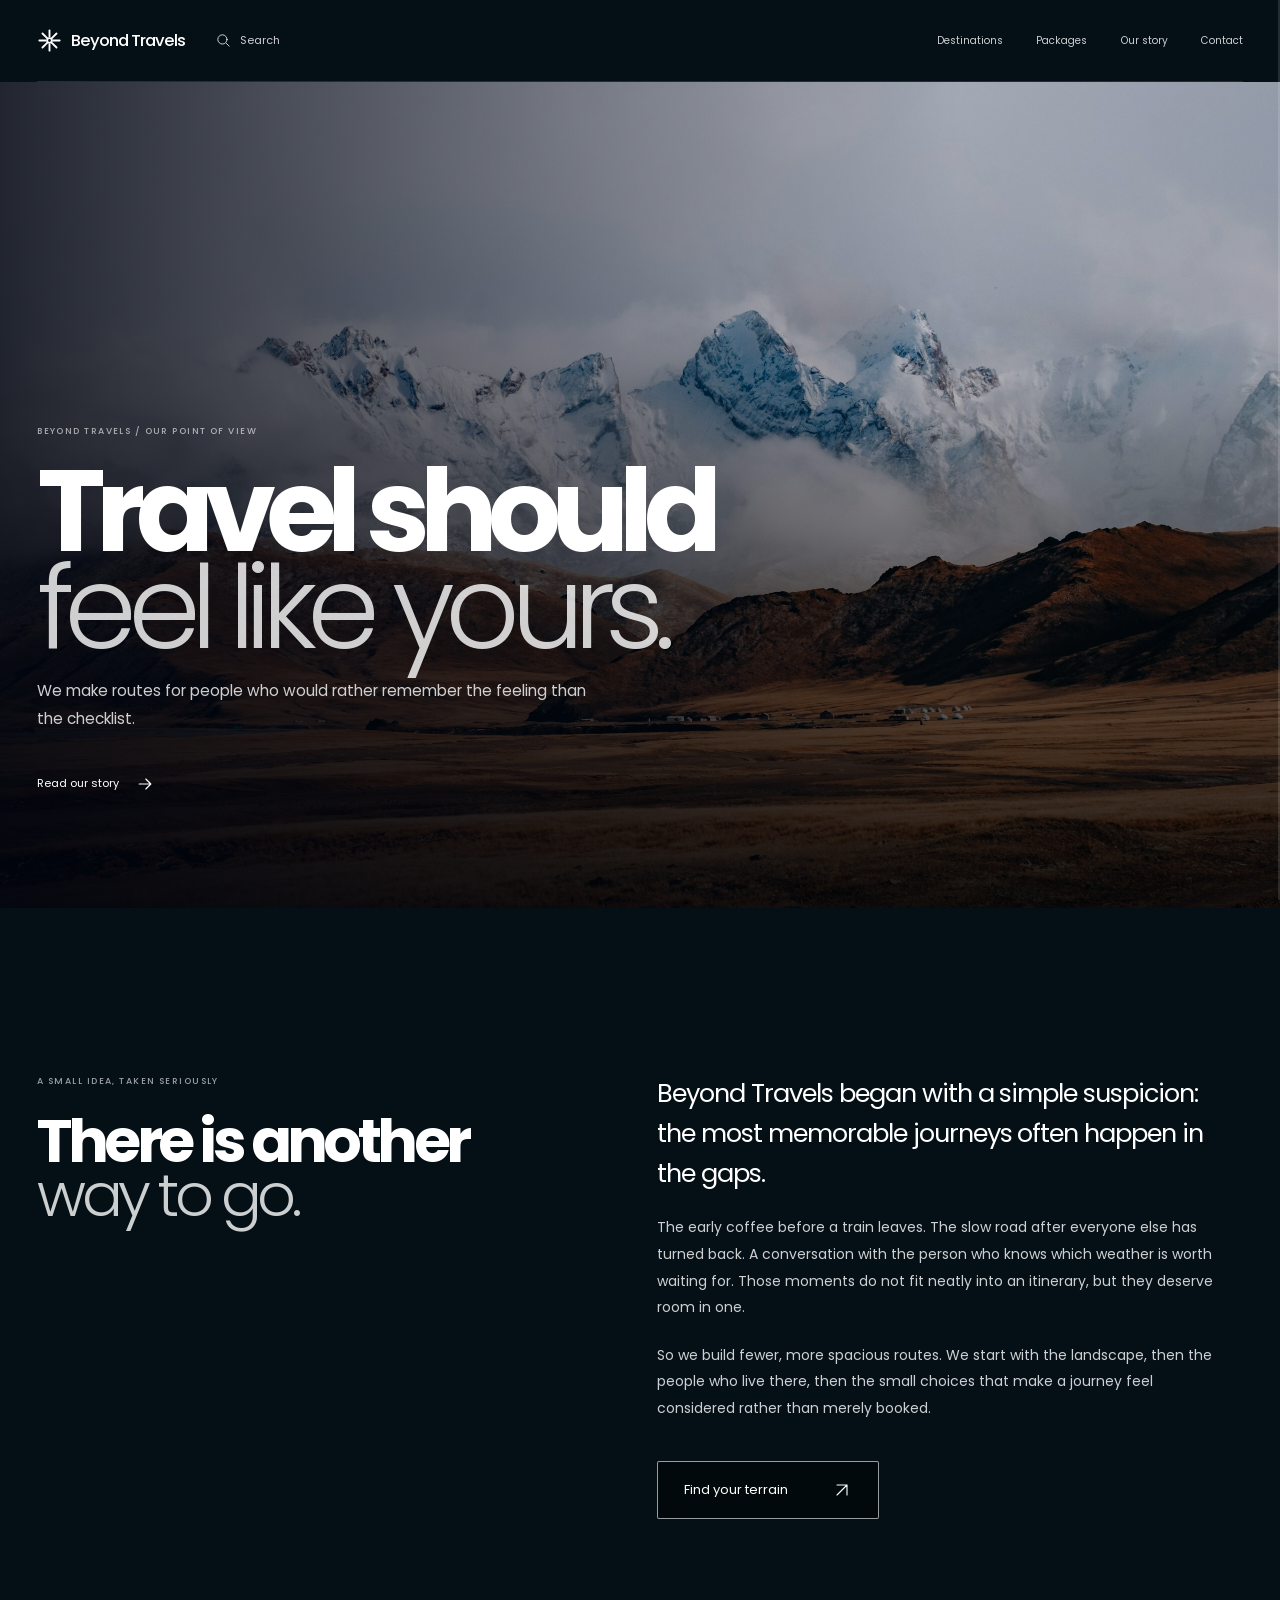
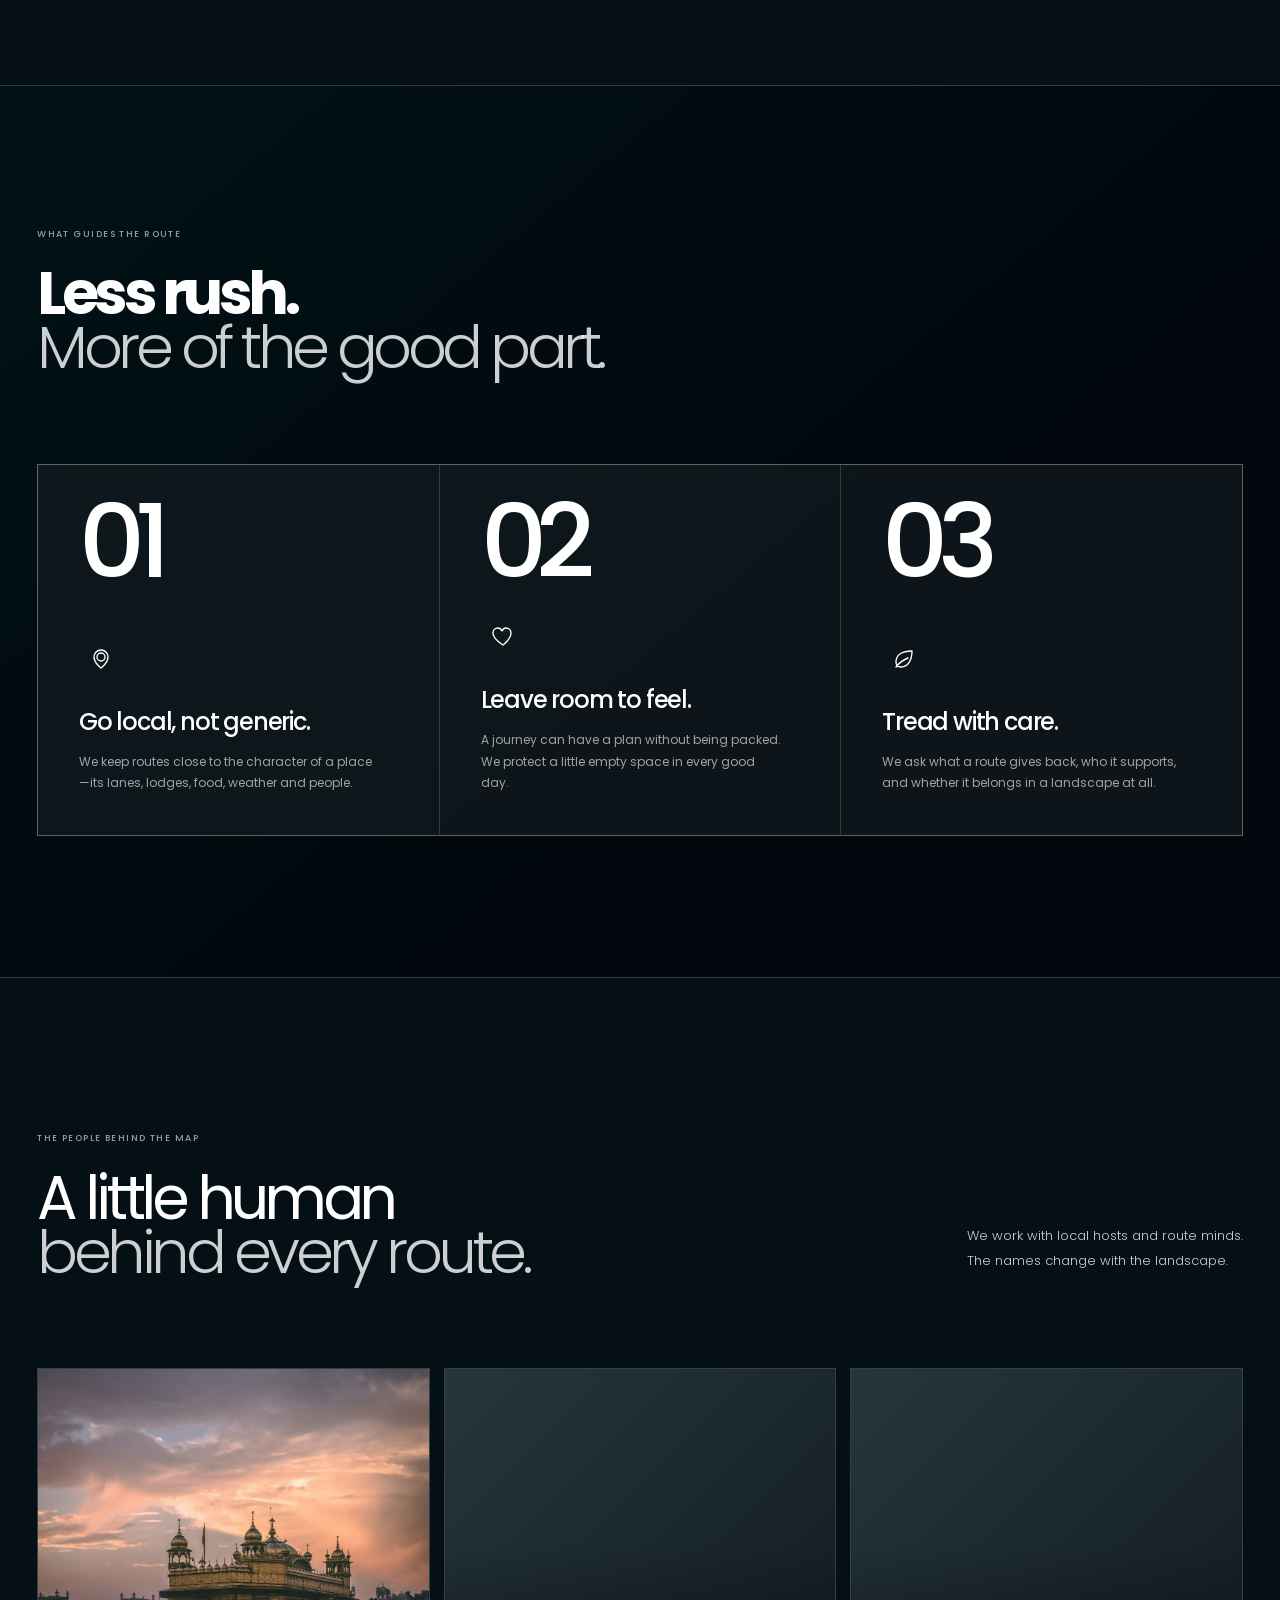
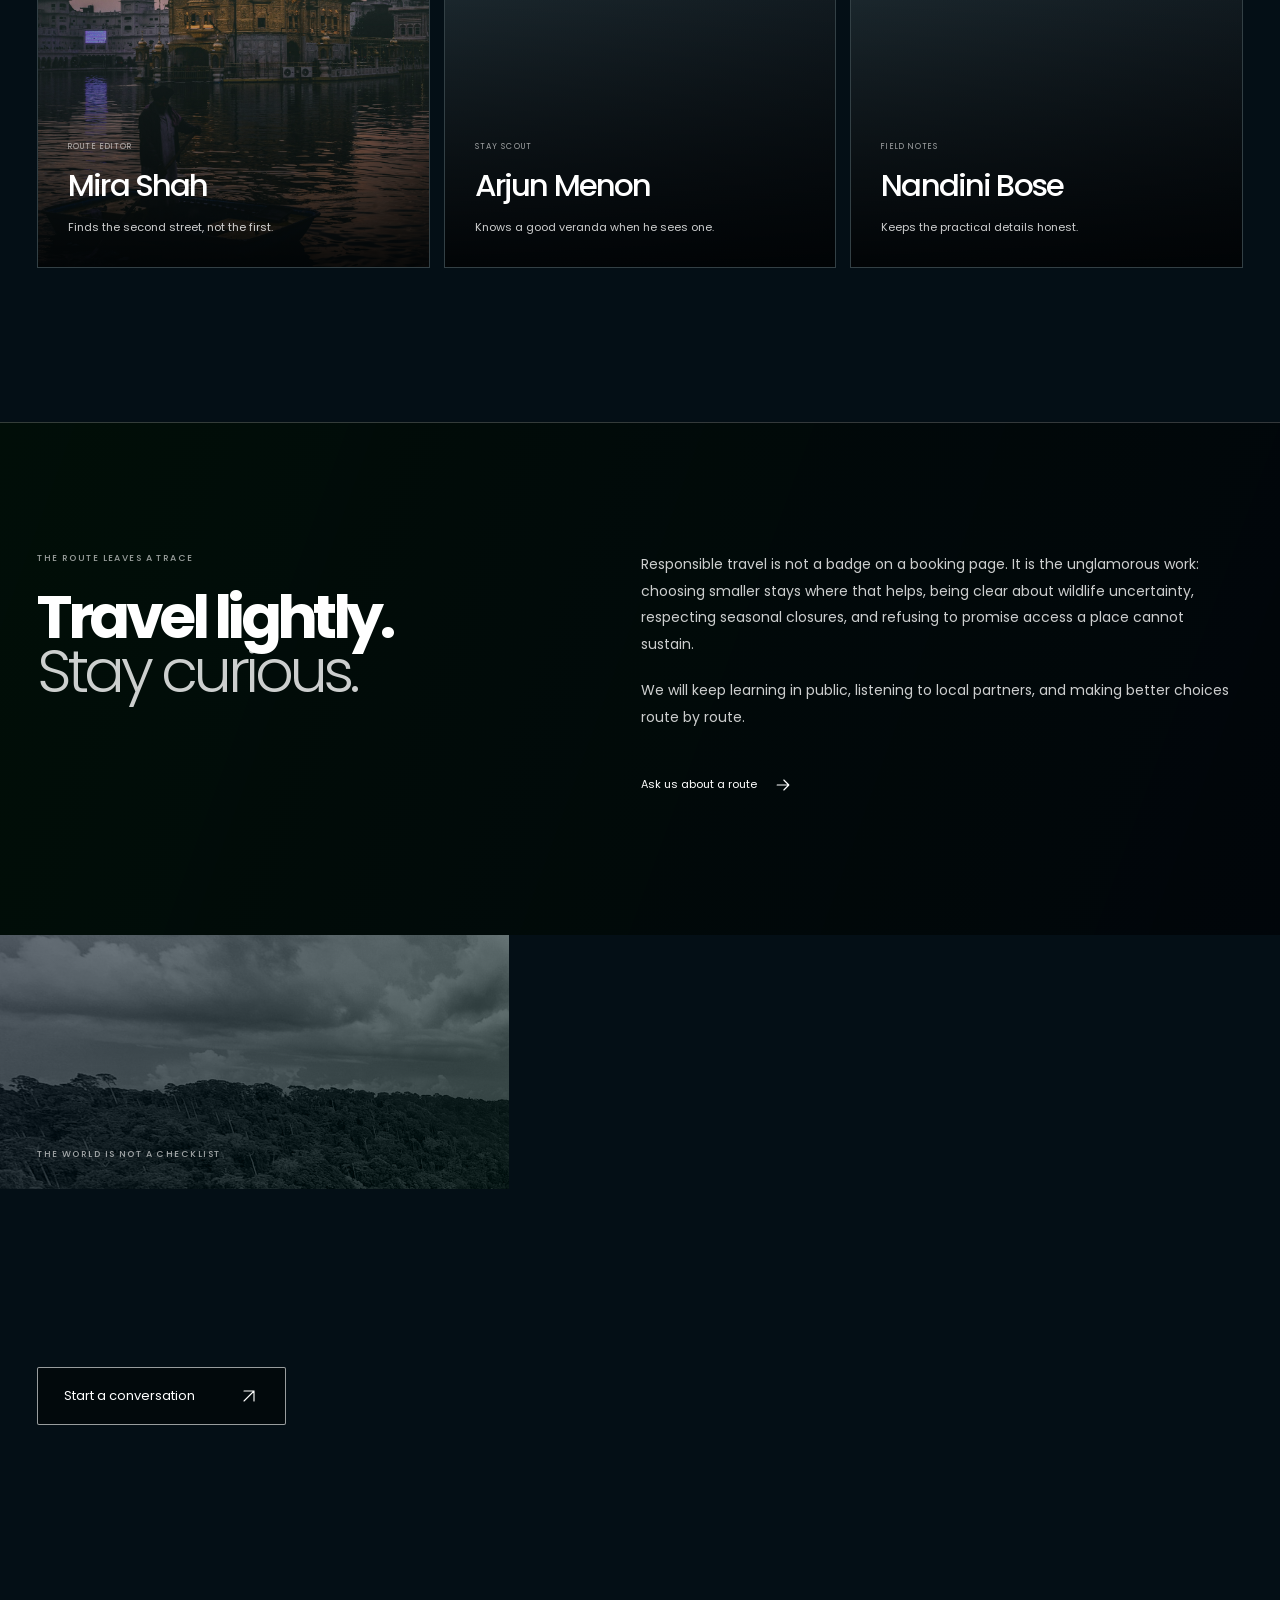
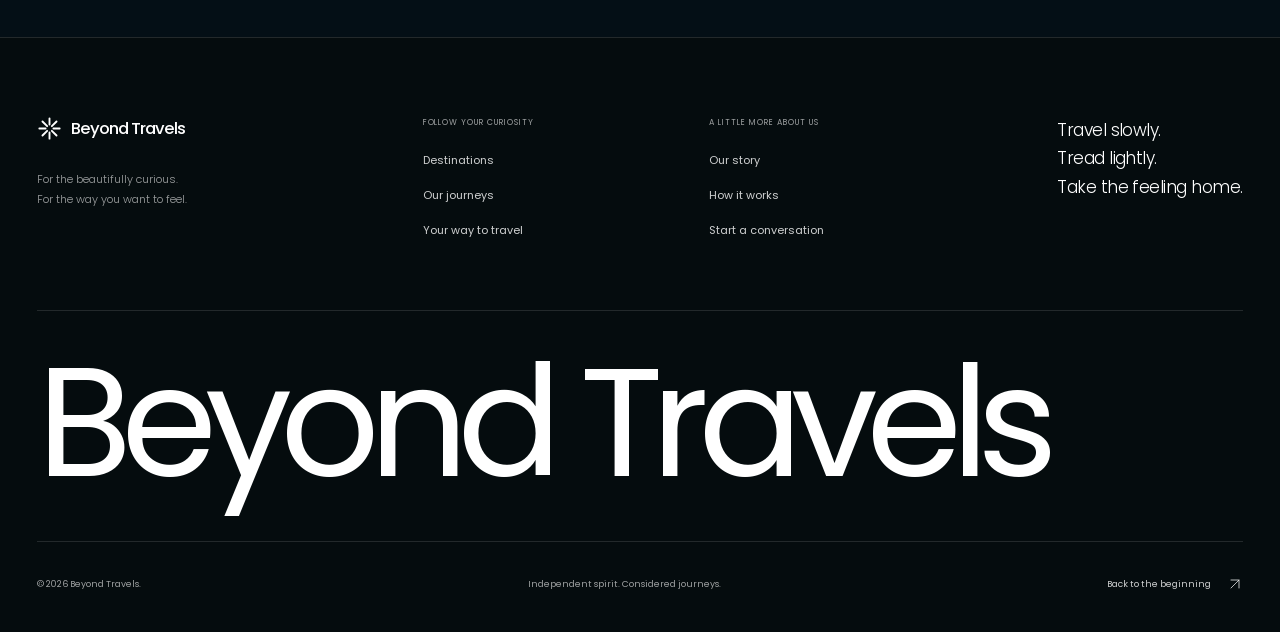
<file: about.html>
<!doctype html>
<html lang="en">
<head>
  <meta charset="utf-8">
  <meta name="viewport" content="width=device-width, initial-scale=1">
  <meta name="theme-color" content="#101c23">
  <meta name="description" content="Beyond Travels creates considered, slower journeys shaped around how you want to feel—not how much you can fit in.">
  <meta property="og:type" content="website">
  <meta property="og:title" content="Our story — Beyond Travels">
  <meta property="og:description" content="Considered journeys for the beautifully curious.">
  <meta property="og:image" content="images/hero-mountains.jpg">
  <meta property="og:image:alt" content="A mountain valley under clear blue sky">
  <title>Our story — Beyond Travels</title>
  <link rel="icon" href="data:image/svg+xml,%3Csvg xmlns='http://www.w3.org/2000/svg' viewBox='0 0 64 64'%3E%3Crect width='64' height='64' rx='14' fill='%23101c23'/%3E%3Cpath d='M32 10v14m0 16v14M10 32h14m16 0h14M16 16l10 10m12 12 10 10M16 48l10-10m12-12 10-10' fill='none' stroke='white' stroke-width='4'/%3E%3C/svg%3E">
  <link rel="preconnect" href="https://fonts.googleapis.com"><link rel="preconnect" href="https://fonts.gstatic.com" crossorigin>
  <link href="https://fonts.googleapis.com/css2?family=Poppins:wght@300;400;500;600;700&amp;display=swap" rel="stylesheet"><link rel="stylesheet" href="style.css">
</head>
<body class="phase5-page page-about">
<a class="skip-link" href="#main">Skip to content</a>
<svg class="svg-library" aria-hidden="true" xmlns="http://www.w3.org/2000/svg"><defs>
  <symbol id="icon-arrow" viewBox="0 0 24 24"><path d="M5 12h14m-6-6 6 6-6 6"/></symbol><symbol id="icon-northeast" viewBox="0 0 24 24"><path d="M6 18 18 6M6 6h12v12"/></symbol><symbol id="icon-spark" viewBox="0 0 32 32"><path d="M16 3v8m0 10v8M3 16h8m10 0h8M7 7l6 6m6 6 6 6M7 25l6-6m6-6 6-6"/></symbol><symbol id="icon-leaf" viewBox="0 0 24 24"><path d="M20 4C10 4 4 8 4 15c0 3 2 5 5 5 7 0 11-7 11-16ZM4 20c3-4 7-7 12-9"/></symbol><symbol id="icon-pin" viewBox="0 0 24 24"><circle cx="12" cy="10" r="4"/><path d="M5 10c0 6 7 11 7 11s7-5 7-11a7 7 0 0 0-14 0"/></symbol><symbol id="icon-heart" viewBox="0 0 24 24"><path d="M20 8c0-3-2-5-5-5-2 0-3 1-4 3-1-2-2-3-4-3-3 0-5 2-5 5 0 6 10 12 10 12S20 14 20 8Z"/></symbol></defs></svg>
<header class="site-header container"><a class="brand" href="index.html" aria-label="Beyond Travels home"><svg viewBox="0 0 32 32" width="25" height="25" aria-hidden="true"><path d="M16 3v8m0 10v8M3 16h8m10 0h8M7 7l6 6m6 6 6 6M7 25l6-6m6-6 6-6"/><circle cx="16" cy="16" r="3"/></svg><span>Beyond Travels</span></a><a class="site-search" href="destinations.html#choose-country"><svg viewBox="0 0 24 24" width="17" height="17" aria-hidden="true"><circle cx="10.5" cy="10.5" r="6.5"/><path d="m16 16 4 4"/></svg><span>Search</span></a><nav class="desktop-nav" aria-label="Main navigation"><a href="destinations.html">Destinations</a><a href="packages.html">Packages</a><a href="about.html" aria-current="page">Our story</a><a href="contact.html">Contact</a></nav><details class="mobile-menu"><summary aria-label="Open navigation"><span></span><span></span></summary><nav aria-label="Mobile navigation"><a href="destinations.html">Destinations</a><a href="packages.html">Packages</a><a href="about.html" aria-current="page">Our story</a><a href="contact.html">Contact</a></nav></details></header>
<main id="main">
  <section class="p5-about-hero"><img loading="lazy" decoding="async" src="images/hero-mountains.jpg" alt="A wide mountain valley beneath a bright sky" width="2400" height="1600"><div></div><div class="container"><p class="section-kicker">BEYOND TRAVELS / OUR POINT OF VIEW</p><h1>Travel should<br><span class="soft">feel like yours.</span></h1><p>We make routes for people who would rather remember the feeling than the checklist.</p><a class="text-link" href="#our-story">Read our story <svg class="icon" width="20" height="20" aria-hidden="true"><use href="#icon-arrow"/></svg></a></div></section>
  <section class="p5-story container" id="our-story" aria-labelledby="story-title"><div><p class="section-kicker">A SMALL IDEA, TAKEN SERIOUSLY</p><h2 id="story-title">There is another<br><span class="soft">way to go.</span></h2></div><div class="p5-prose"><p class="p5-lead-copy">Beyond Travels began with a simple suspicion: the most memorable journeys often happen in the gaps.</p><p>The early coffee before a train leaves. The slow road after everyone else has turned back. A conversation with the person who knows which weather is worth waiting for. Those moments do not fit neatly into an itinerary, but they deserve room in one.</p><p>So we build fewer, more spacious routes. We start with the landscape, then the people who live there, then the small choices that make a journey feel considered rather than merely booked.</p><a class="outline-button" href="destinations.html">Find your terrain <svg class="icon" width="20" height="20" aria-hidden="true"><use href="#icon-northeast"/></svg></a></div></section>
  <section class="p5-values" aria-labelledby="values-title"><div class="container"><div class="p5-values-heading"><p class="section-kicker">WHAT GUIDES THE ROUTE</p><h2 id="values-title">Less rush.<br><span class="soft">More of the good part.</span></h2></div><div class="p5-number-grid"><article><strong>01</strong><span class="p5-value-icon"><svg class="icon" width="24" height="24" aria-hidden="true"><use href="#icon-pin"/></svg></span><h3>Go local, not generic.</h3><p>We keep routes close to the character of a place—its lanes, lodges, food, weather and people.</p></article><article><strong>02</strong><span class="p5-value-icon"><svg class="icon" width="24" height="24" aria-hidden="true"><use href="#icon-heart"/></svg></span><h3>Leave room to feel.</h3><p>A journey can have a plan without being packed. We protect a little empty space in every good day.</p></article><article><strong>03</strong><span class="p5-value-icon"><svg class="icon" width="24" height="24" aria-hidden="true"><use href="#icon-leaf"/></svg></span><h3>Tread with care.</h3><p>We ask what a route gives back, who it supports, and whether it belongs in a landscape at all.</p></article></div></div></section>
  <section class="p5-team container" aria-labelledby="team-title"><div class="section-heading"><div><p class="section-kicker">THE PEOPLE BEHIND THE MAP</p><h2 id="team-title">A little human<br><span class="soft">behind every route.</span></h2></div><p class="section-description">We work with local hosts and route minds.<br> The names change with the landscape.</p></div><div class="p5-team-grid"><article><img loading="lazy" decoding="async" src="images/hero-heritage.jpg" alt="The warm details of a heritage landmark in India" width="2200" height="3300"><div><p>ROUTE EDITOR</p><h3>Mira Shah</h3><span>Finds the second street, not the first.</span></div></article><article><img loading="lazy" decoding="async" src="images/hero-plantation.jpg" alt="Munnar tea hills under soft cloud" width="2200" height="1650"><div><p>STAY SCOUT</p><h3>Arjun Menon</h3><span>Knows a good veranda when he sees one.</span></div></article><article><img loading="lazy" decoding="async" src="images/hero-sanctuary.jpg" alt="A tiger in a leafy forest" width="1800" height="2250"><div><p>FIELD NOTES</p><h3>Nandini Bose</h3><span>Keeps the practical details honest.</span></div></article></div></section>
  <section class="p5-responsible"><div class="container"><div><p class="section-kicker">THE ROUTE LEAVES A TRACE</p><h2>Travel lightly.<br><span class="soft">Stay curious.</span></h2></div><div><p>Responsible travel is not a badge on a booking page. It is the unglamorous work: choosing smaller stays where that helps, being clear about wildlife uncertainty, respecting seasonal closures, and refusing to promise access a place cannot sustain.</p><p>We will keep learning in public, listening to local partners, and making better choices route by route.</p><a class="text-link" href="contact.html">Ask us about a route <svg class="icon" width="20" height="20" aria-hidden="true"><use href="#icon-arrow"/></svg></a></div></div></section>
  <section class="p5-closing"><div class="container"><p class="section-kicker">THE WORLD IS NOT A CHECKLIST</p><h2>Take the long way<br><span class="soft">into the feeling.</span></h2><a class="outline-button" href="contact.html">Start a conversation <svg class="icon" width="20" height="20" aria-hidden="true"><use href="#icon-northeast"/></svg></a></div></section>
</main>
<footer class="site-footer" id="footer"><div class="container"><div class="footer-top"><div class="footer-intro"><a class="brand" href="index.html" aria-label="Beyond Travels home"><svg class="icon" viewBox="0 0 32 32" width="25" height="25" aria-hidden="true"><use href="#icon-spark"/></svg><span>Beyond Travels</span></a><p>For the beautifully curious.<br>For the way you want to feel.</p></div><nav aria-label="Explore"><p class="footer-label">FOLLOW YOUR CURIOSITY</p><a href="destinations.html">Destinations</a><a href="packages.html">Our journeys</a><a href="index.html#your-way">Your way to travel</a></nav><nav aria-label="Beyond Travels"><p class="footer-label">A LITTLE MORE ABOUT US</p><a href="about.html">Our story</a><a href="index.html#how-it-works">How it works</a><a href="contact.html">Start a conversation</a></nav><p class="footer-philosophy">Travel slowly.<br>Tread lightly.<br>Take the feeling home.</p></div><p class="footer-wordmark" aria-hidden="true">Beyond Travels</p><div class="footer-bottom"><p>© 2026 Beyond Travels.</p><p>Independent spirit. Considered journeys.</p><a class="text-link" href="#main">Back to the beginning <svg class="icon" width="16" height="16" aria-hidden="true"><use href="#icon-northeast"/></svg></a></div></div></footer><div class="p3-reading-progress" aria-hidden="true"><span></span></div>
</body></html>
</file>
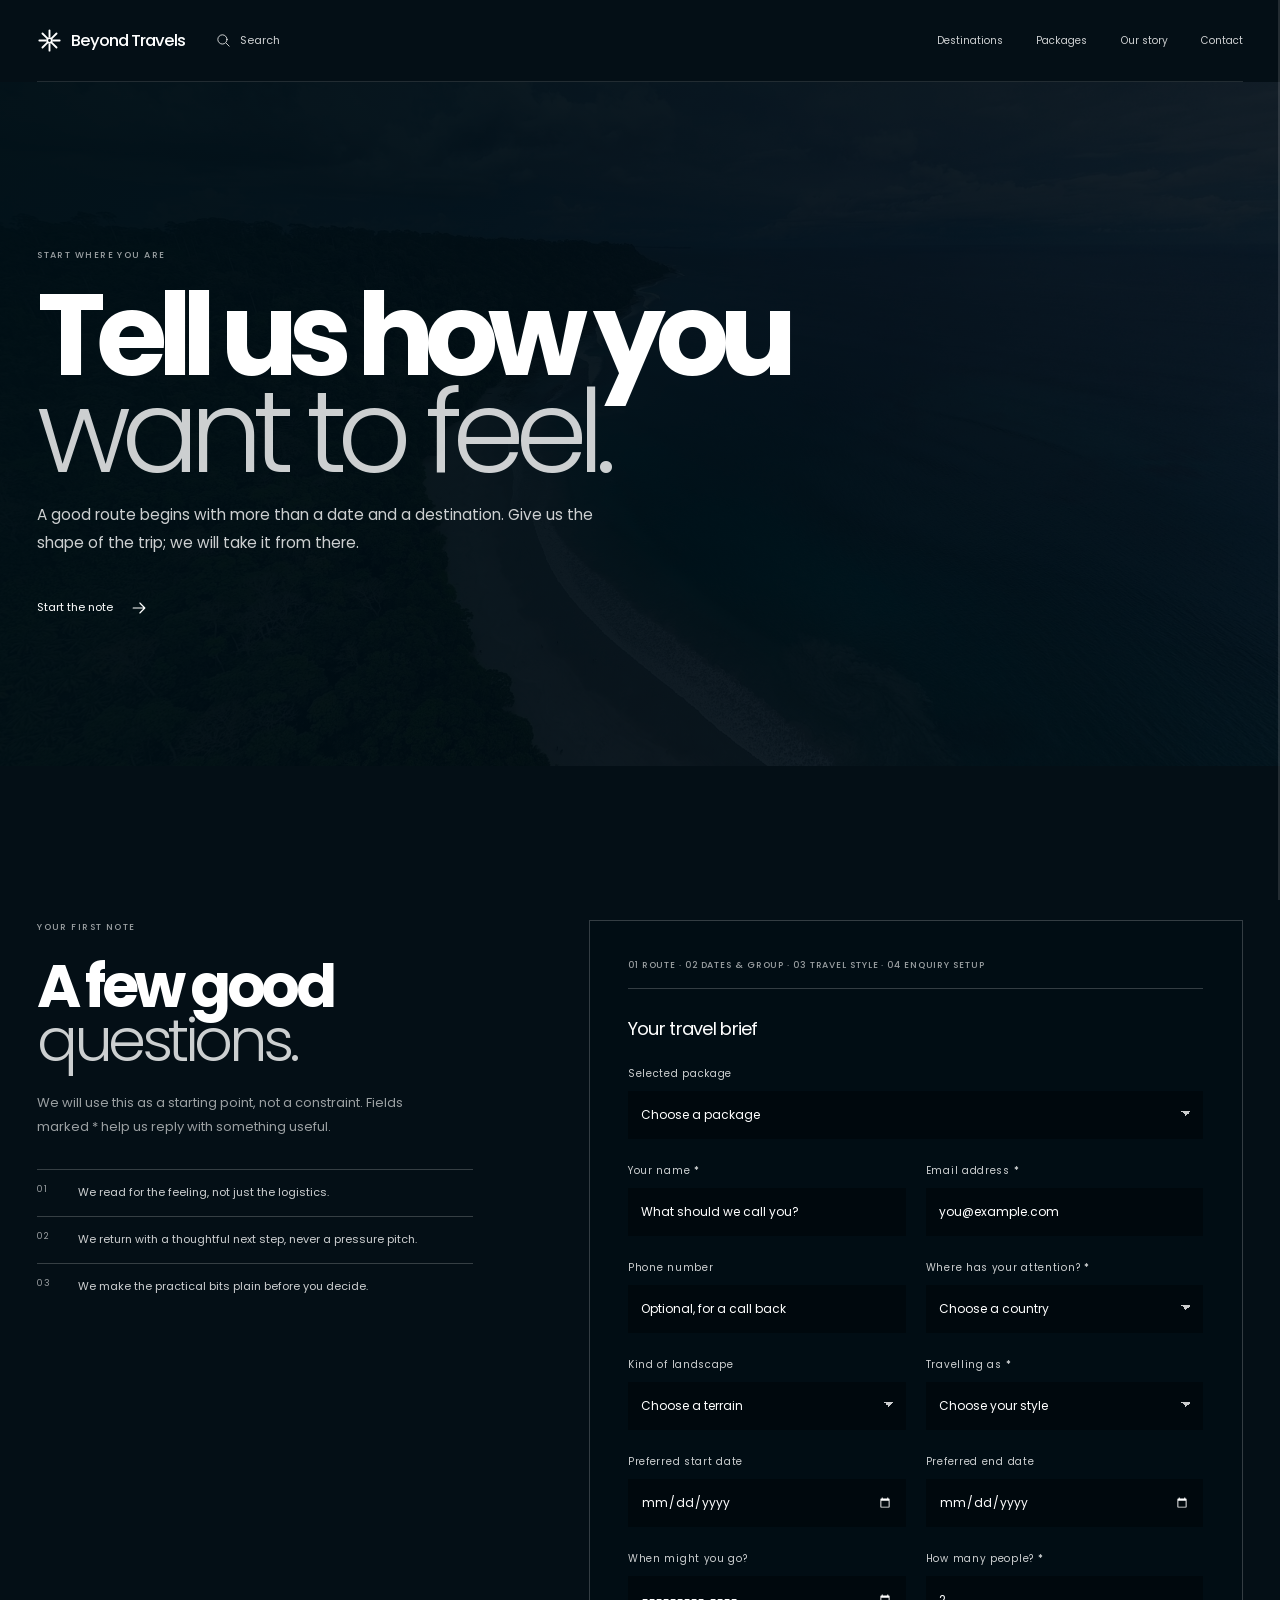
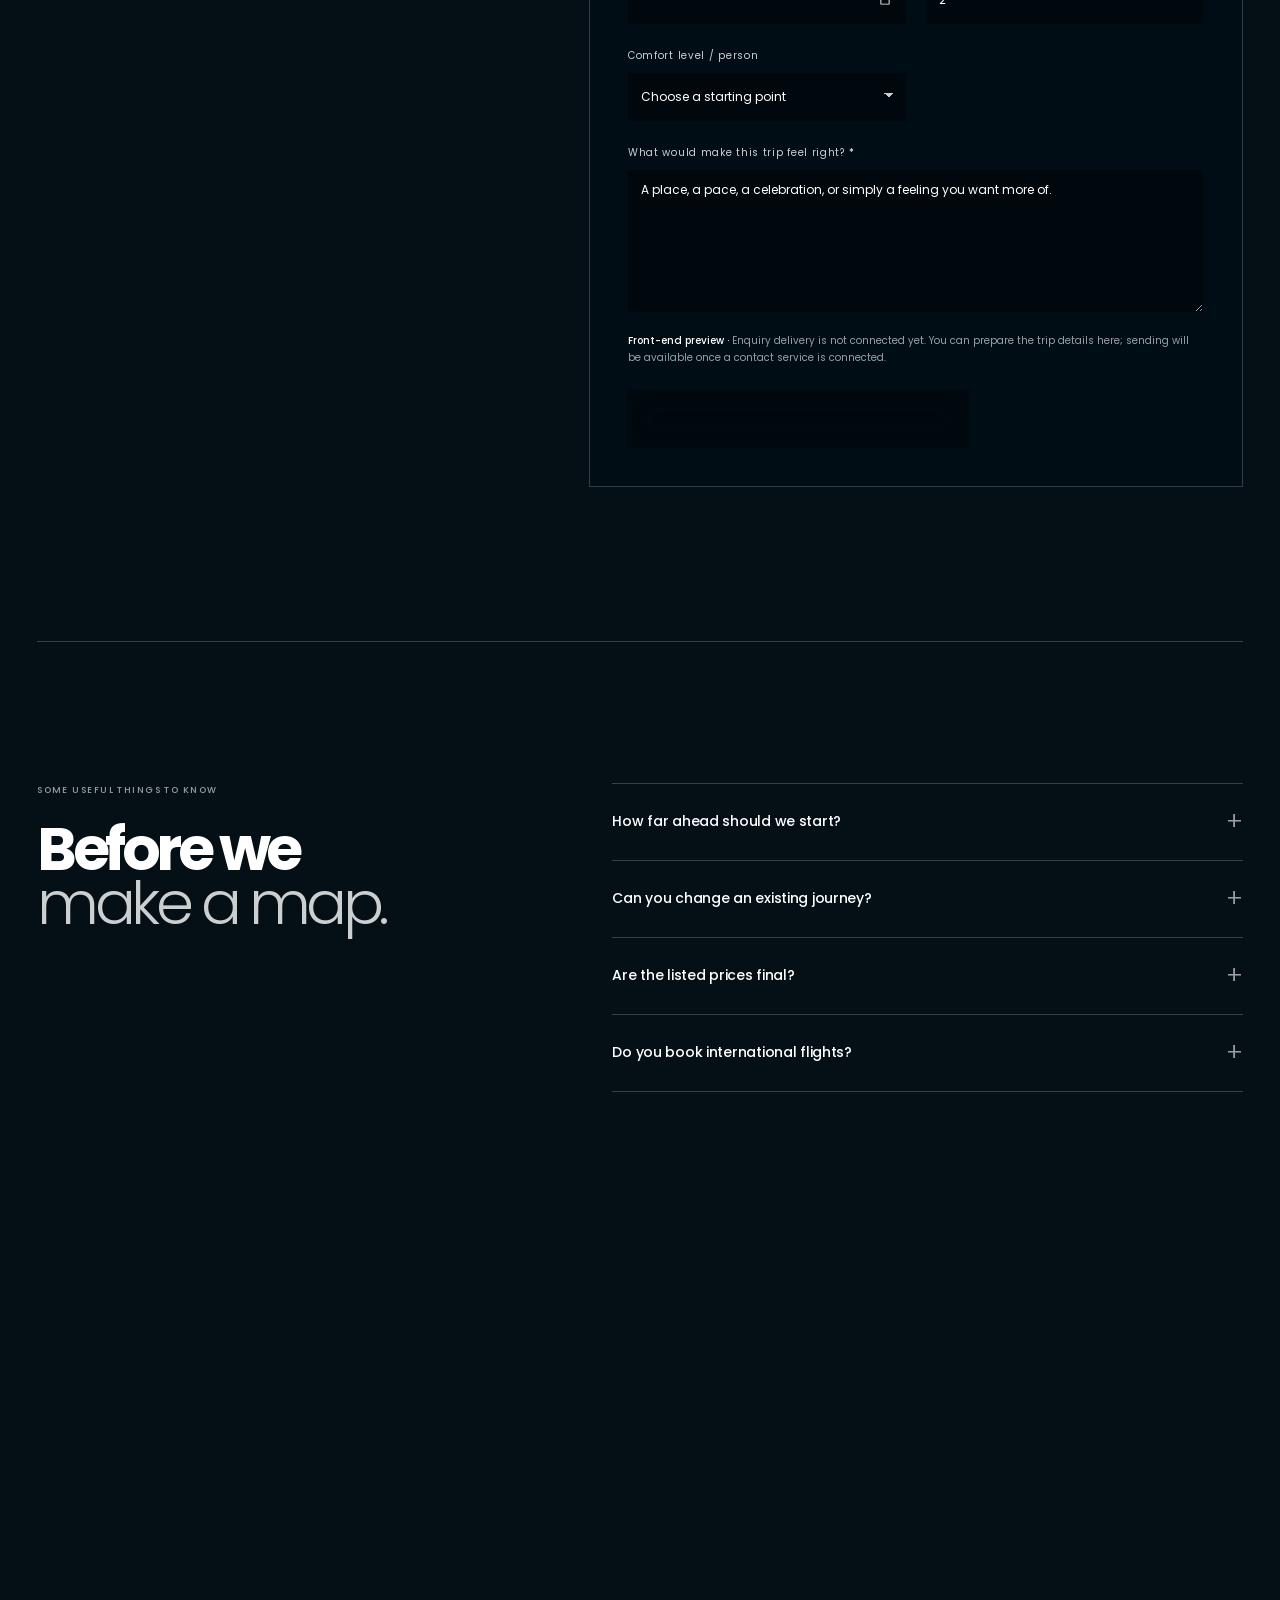
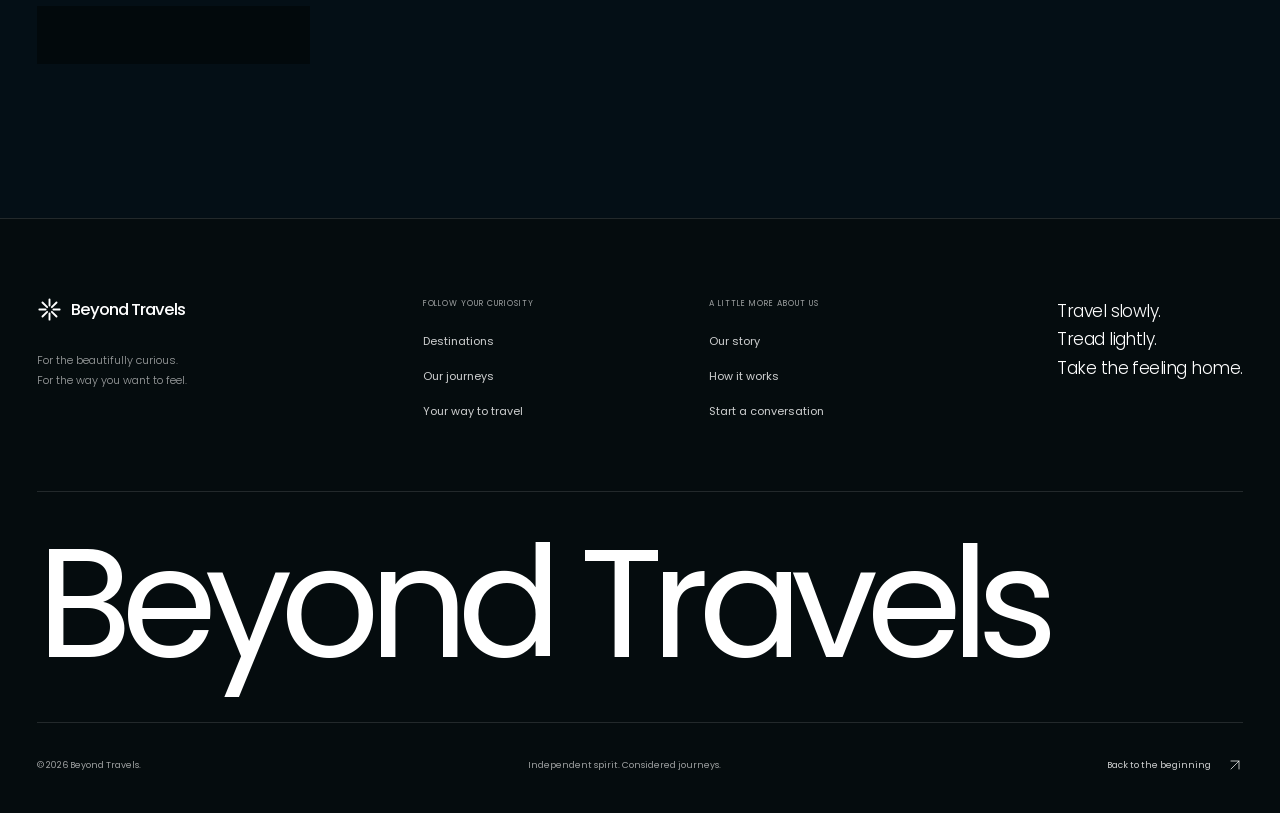
<file: contact.html>
<!doctype html>
<html lang="en">
<head>
  <meta charset="utf-8"><meta name="viewport" content="width=device-width, initial-scale=1"><meta name="theme-color" content="#101c23">
  <meta name="description" content="Tell Beyond Travels how you want to feel on your next journey. We will shape a considered route from there.">
  <meta property="og:type" content="website"><meta property="og:title" content="Start a conversation — Beyond Travels"><meta property="og:description" content="A considered route begins with a good conversation."><meta property="og:image" content="images/hero-beach.jpg"><meta property="og:image:alt" content="A quiet tropical shore">
  <title>Start a conversation — Beyond Travels</title>
  <link rel="icon" href="data:image/svg+xml,%3Csvg xmlns='http://www.w3.org/2000/svg' viewBox='0 0 64 64'%3E%3Crect width='64' height='64' rx='14' fill='%23101c23'/%3E%3Cpath d='M32 10v14m0 16v14M10 32h14m16 0h14M16 16l10 10m12 12 10 10M16 48l10-10m12-12 10-10' fill='none' stroke='white' stroke-width='4'/%3E%3C/svg%3E"><link rel="preconnect" href="https://fonts.googleapis.com"><link rel="preconnect" href="https://fonts.gstatic.com" crossorigin><link href="https://fonts.googleapis.com/css2?family=Poppins:wght@300;400;500;600;700&amp;display=swap" rel="stylesheet"><link rel="stylesheet" href="style.css">
</head>
<body class="phase5-page page-contact"><a class="skip-link" href="#main">Skip to content</a>
<svg class="svg-library" aria-hidden="true" xmlns="http://www.w3.org/2000/svg"><defs><symbol id="icon-arrow" viewBox="0 0 24 24"><path d="M5 12h14m-6-6 6 6-6 6"/></symbol><symbol id="icon-northeast" viewBox="0 0 24 24"><path d="M6 18 18 6M6 6h12v12"/></symbol><symbol id="icon-spark" viewBox="0 0 32 32"><path d="M16 3v8m0 10v8M3 16h8m10 0h8M7 7l6 6m6 6 6 6M7 25l6-6m6-6 6-6"/></symbol><symbol id="icon-arrow-down" viewBox="0 0 24 24"><path d="M12 4v16m-6-6 6 6 6-6"/></symbol></defs></svg>
<header class="site-header container"><a class="brand" href="index.html" aria-label="Beyond Travels home"><svg viewBox="0 0 32 32" width="25" height="25" aria-hidden="true"><path d="M16 3v8m0 10v8M3 16h8m10 0h8M7 7l6 6m6 6 6 6M7 25l6-6m6-6 6-6"/><circle cx="16" cy="16" r="3"/></svg><span>Beyond Travels</span></a><a class="site-search" href="destinations.html#choose-country"><svg viewBox="0 0 24 24" width="17" height="17" aria-hidden="true"><circle cx="10.5" cy="10.5" r="6.5"/><path d="m16 16 4 4"/></svg><span>Search</span></a><nav class="desktop-nav" aria-label="Main navigation"><a href="destinations.html">Destinations</a><a href="packages.html">Packages</a><a href="about.html">Our story</a><a href="contact.html" aria-current="page">Contact</a></nav><details class="mobile-menu"><summary aria-label="Open navigation"><span></span><span></span></summary><nav aria-label="Mobile navigation"><a href="destinations.html">Destinations</a><a href="packages.html">Packages</a><a href="about.html">Our story</a><a href="contact.html" aria-current="page">Contact</a></nav></details></header>
<main id="main"><section class="p5-contact-hero"><div class="container"><p class="section-kicker">START WHERE YOU ARE</p><h1>Tell us how you<br><span class="soft">want to feel.</span></h1><p>A good route begins with more than a date and a destination. Give us the shape of the trip; we will take it from there.</p><a class="text-link" href="#enquiry">Start the note <svg class="icon" width="20" height="20" aria-hidden="true"><use href="#icon-arrow"/></svg></a></div></section>
<section class="p5-contact-layout container" id="enquiry" aria-labelledby="enquiry-title"><div class="p5-contact-intro"><p class="section-kicker">YOUR FIRST NOTE</p><h2 id="enquiry-title">A few good<br><span class="soft">questions.</span></h2><p>We will use this as a starting point, not a constraint. Fields marked <span aria-hidden="true">*</span> help us reply with something useful.</p><dl><div><dt>01</dt><dd>We read for the feeling, not just the logistics.</dd></div><div><dt>02</dt><dd>We return with a thoughtful next step, never a pressure pitch.</dd></div><div><dt>03</dt><dd>We make the practical bits plain before you decide.</dd></div></dl></div>
<form class="p5-enquiry-form final-default-form" action="contact.html" method="post"><div class="p5-form-grid"><div class="p5-form-field p5-form-field--wide"><label for="package">Selected package</label><select id="package" name="package" required><option value="">Choose a package</option><option value="in-ladakh-roadtrip">India — The high-road feeling.</option><option value="in-triund-trail-days">India — A trail above the everyday.</option><option value="in-andaman-island-days">India — A few shades of blue.</option><option value="in-goa-slow-shores">India — Take the coastal road.</option><option value="in-rajasthan-slow-roads">India — Stay for the stories.</option><option value="in-hampi-stone-stories">India — A city written in stone.</option><option value="in-munnar-tea-trails">India — Let the world steep.</option><option value="in-coorg-coffee-retreat">India — Coffee, with a little room.</option><option value="in-ranthambore-first-light">India — Before the forest wakes.</option><option value="in-kaziranga-grasslands">India — Where the grass grows wild.</option><option value="in-alleppey-houseboat">India — A day measured in ripples.</option><option value="in-kumarakom-lake-days">India — Let the lake keep time.</option><option value="bt-druk-path-quiet">Bhutan — Between the passes.</option><option value="bt-taktsang-morning">Bhutan — The quiet climb.</option><option value="bt-paro-tsechu-days">Bhutan — When the courtyard fills.</option><option value="bt-phobjikha-crane-valley">Bhutan — Wide open, high quiet.</option><option value="bt-royal-manas-river">Bhutan — Where the foothills turn wild.</option><option value="np-annapurna-gentle-loop">Nepal — Below the big peaks.</option><option value="np-kathmandu-sacred-circles">Nepal — Prayer wheels, first light.</option><option value="np-chitwan-river-grass">Nepal — The river has its own clock.</option><option value="np-kathmandu-valley-stays">Nepal — Courtyards, not checklists.</option><option value="np-ilam-tea-hills">Nepal — The eastern tea hills.</option><option value="cn-huangshan-cloudline">China — Above the pine line.</option><option value="cn-xian-terracotta-time">China — History at human pace.</option><option value="cn-hainan-slow-coast">China — Island time, mainland scale.</option><option value="cn-chengdu-panda-morning">China — A gentler kind of morning.</option><option value="cn-longjing-green-hills">China — Where the tea begins.</option></select></div><div class="p5-form-field"><label for="name">Your name <span aria-hidden="true">*</span></label><input id="name" name="name" autocomplete="name" required minlength="2" placeholder="What should we call you?"></div><div class="p5-form-field"><label for="email">Email address <span aria-hidden="true">*</span></label><input id="email" name="email" type="email" autocomplete="email" required placeholder="you@example.com"></div><div class="p5-form-field"><label for="phone">Phone number</label><input id="phone" name="phone" type="tel" autocomplete="tel" pattern="[0-9+() -]{7,}" placeholder="Optional, for a call back"></div><div class="p5-form-field"><label for="country">Where has your attention? <span aria-hidden="true">*</span></label><select id="country" name="country" required><option value="" selected disabled>Choose a country</option><option>India</option><option>Bhutan</option><option>Nepal</option><option>China</option><option>Not sure yet</option></select></div><div class="p5-form-field"><label for="region">Kind of landscape</label><select id="region" name="region"><option value="">Choose a terrain</option><option>Mountains</option><option>Beaches</option><option>Heritage</option><option>Plantations</option><option>Sanctuaries</option><option>Backwaters</option><option>Something else</option></select></div><div class="p5-form-field"><label for="traveller">Travelling as <span aria-hidden="true">*</span></label><select id="traveller" name="traveller" required><option value="" selected disabled>Choose your style</option><option>Family</option><option>Couple / honeymooners</option><option>Friends</option><option>Solo</option><option>Small group</option></select></div><div class="p5-form-field"><label for="start-date">Preferred start date</label><input id="start-date" name="start-date" type="date" required></div><div class="p5-form-field"><label for="end-date">Preferred end date</label><input id="end-date" name="end-date" type="date" required></div><div class="p5-form-field"><label for="month">When might you go?</label><input id="month" name="month" type="month"></div><div class="p5-form-field"><label for="group-size">How many people? <span aria-hidden="true">*</span></label><input id="group-size" name="group-size" type="number" required min="1" max="16" inputmode="numeric" placeholder="2"></div><div class="p5-form-field"><label for="budget">Comfort level / person</label><select id="budget" name="budget"><option value="">Choose a starting point</option><option>Under $750</option><option>$750–$1,500</option><option>$1,500+</option><option>Let’s talk it through</option></select></div><div class="p5-form-field p5-form-field--wide"><label for="message">What would make this trip feel right? <span aria-hidden="true">*</span></label><textarea id="message" name="message" required minlength="20" rows="6" placeholder="A place, a pace, a celebration, or simply a feeling you want more of."></textarea></div></div><p class="p5-form-note">Enquiry delivery is not connected yet. You can prepare the trip details here; sending will be available once a contact service is connected.</p><button class="outline-button" type="submit" disabled>Sending unavailable <svg class="icon" width="20" height="20" aria-hidden="true"><use href="#icon-northeast"/></svg></button></form><form class="p5-enquiry-form final-target-form" id="enquire-in-ladakh-roadtrip" action="contact.html" method="post"><div class="p5-form-grid"><div class="p5-form-field p5-form-field--wide"><label for="in-ladakh-roadtrip-package">Selected package</label><select id="in-ladakh-roadtrip-package" name="package" required><option value="">Choose a package</option><option value="in-ladakh-roadtrip" selected>India — The high-road feeling.</option><option value="in-triund-trail-days">India — A trail above the everyday.</option><option value="in-andaman-island-days">India — A few shades of blue.</option><option value="in-goa-slow-shores">India — Take the coastal road.</option><option value="in-rajasthan-slow-roads">India — Stay for the stories.</option><option value="in-hampi-stone-stories">India — A city written in stone.</option><option value="in-munnar-tea-trails">India — Let the world steep.</option><option value="in-coorg-coffee-retreat">India — Coffee, with a little room.</option><option value="in-ranthambore-first-light">India — Before the forest wakes.</option><option value="in-kaziranga-grasslands">India — Where the grass grows wild.</option><option value="in-alleppey-houseboat">India — A day measured in ripples.</option><option value="in-kumarakom-lake-days">India — Let the lake keep time.</option><option value="bt-druk-path-quiet">Bhutan — Between the passes.</option><option value="bt-taktsang-morning">Bhutan — The quiet climb.</option><option value="bt-paro-tsechu-days">Bhutan — When the courtyard fills.</option><option value="bt-phobjikha-crane-valley">Bhutan — Wide open, high quiet.</option><option value="bt-royal-manas-river">Bhutan — Where the foothills turn wild.</option><option value="np-annapurna-gentle-loop">Nepal — Below the big peaks.</option><option value="np-kathmandu-sacred-circles">Nepal — Prayer wheels, first light.</option><option value="np-chitwan-river-grass">Nepal — The river has its own clock.</option><option value="np-kathmandu-valley-stays">Nepal — Courtyards, not checklists.</option><option value="np-ilam-tea-hills">Nepal — The eastern tea hills.</option><option value="cn-huangshan-cloudline">China — Above the pine line.</option><option value="cn-xian-terracotta-time">China — History at human pace.</option><option value="cn-hainan-slow-coast">China — Island time, mainland scale.</option><option value="cn-chengdu-panda-morning">China — A gentler kind of morning.</option><option value="cn-longjing-green-hills">China — Where the tea begins.</option></select></div><div class="p5-form-field"><label for="in-ladakh-roadtrip-name">Your name <span aria-hidden="true">*</span></label><input id="in-ladakh-roadtrip-name" name="name" autocomplete="name" required minlength="2" placeholder="What should we call you?"></div><div class="p5-form-field"><label for="in-ladakh-roadtrip-email">Email address <span aria-hidden="true">*</span></label><input id="in-ladakh-roadtrip-email" name="email" type="email" autocomplete="email" required placeholder="you@example.com"></div><div class="p5-form-field"><label for="in-ladakh-roadtrip-phone">Phone number</label><input id="in-ladakh-roadtrip-phone" name="phone" type="tel" autocomplete="tel" pattern="[0-9+() -]{7,}" placeholder="Optional, for a call back"></div><div class="p5-form-field"><label for="in-ladakh-roadtrip-country">Where has your attention? <span aria-hidden="true">*</span></label><select id="in-ladakh-roadtrip-country" name="country" required><option value="" disabled>Choose a country</option><option selected>India</option><option>Bhutan</option><option>Nepal</option><option>China</option><option>Not sure yet</option></select></div><div class="p5-form-field"><label for="in-ladakh-roadtrip-region">Kind of landscape</label><select id="in-ladakh-roadtrip-region" name="region"><option value="">Choose a terrain</option><option>Mountains</option><option>Beaches</option><option>Heritage</option><option>Plantations</option><option>Sanctuaries</option><option>Backwaters</option><option>Something else</option></select></div><div class="p5-form-field"><label for="in-ladakh-roadtrip-traveller">Travelling as <span aria-hidden="true">*</span></label><select id="in-ladakh-roadtrip-traveller" name="traveller" required><option value="" selected disabled>Choose your style</option><option>Family</option><option>Couple / honeymooners</option><option>Friends</option><option>Solo</option><option>Small group</option></select></div><div class="p5-form-field"><label for="in-ladakh-roadtrip-start-date">Preferred start date</label><input id="in-ladakh-roadtrip-start-date" name="start-date" type="date" required></div><div class="p5-form-field"><label for="in-ladakh-roadtrip-end-date">Preferred end date</label><input id="in-ladakh-roadtrip-end-date" name="end-date" type="date" required></div><div class="p5-form-field"><label for="in-ladakh-roadtrip-month">When might you go?</label><input id="in-ladakh-roadtrip-month" name="month" type="month"></div><div class="p5-form-field"><label for="in-ladakh-roadtrip-group-size">How many people? <span aria-hidden="true">*</span></label><input id="in-ladakh-roadtrip-group-size" name="group-size" type="number" required min="1" max="16" inputmode="numeric" placeholder="2"></div><div class="p5-form-field"><label for="in-ladakh-roadtrip-budget">Comfort level / person</label><select id="in-ladakh-roadtrip-budget" name="budget"><option value="">Choose a starting point</option><option>Under $750</option><option>$750–$1,500</option><option>$1,500+</option><option>Let’s talk it through</option></select></div><div class="p5-form-field p5-form-field--wide"><label for="in-ladakh-roadtrip-message">What would make this trip feel right? <span aria-hidden="true">*</span></label><textarea id="in-ladakh-roadtrip-message" name="message" required minlength="20" rows="6" placeholder="A place, a pace, a celebration, or simply a feeling you want more of."></textarea></div></div><p class="p5-form-note">Enquiry delivery is not connected yet. You can prepare the trip details here; sending will be available once a contact service is connected.</p><button class="outline-button" type="submit" disabled>Sending unavailable <svg class="icon" width="20" height="20" aria-hidden="true"><use href="#icon-northeast"/></svg></button></form><form class="p5-enquiry-form final-target-form" id="enquire-in-triund-trail-days" action="contact.html" method="post"><div class="p5-form-grid"><div class="p5-form-field p5-form-field--wide"><label for="in-triund-trail-days-package">Selected package</label><select id="in-triund-trail-days-package" name="package" required><option value="">Choose a package</option><option value="in-ladakh-roadtrip">India — The high-road feeling.</option><option value="in-triund-trail-days" selected>India — A trail above the everyday.</option><option value="in-andaman-island-days">India — A few shades of blue.</option><option value="in-goa-slow-shores">India — Take the coastal road.</option><option value="in-rajasthan-slow-roads">India — Stay for the stories.</option><option value="in-hampi-stone-stories">India — A city written in stone.</option><option value="in-munnar-tea-trails">India — Let the world steep.</option><option value="in-coorg-coffee-retreat">India — Coffee, with a little room.</option><option value="in-ranthambore-first-light">India — Before the forest wakes.</option><option value="in-kaziranga-grasslands">India — Where the grass grows wild.</option><option value="in-alleppey-houseboat">India — A day measured in ripples.</option><option value="in-kumarakom-lake-days">India — Let the lake keep time.</option><option value="bt-druk-path-quiet">Bhutan — Between the passes.</option><option value="bt-taktsang-morning">Bhutan — The quiet climb.</option><option value="bt-paro-tsechu-days">Bhutan — When the courtyard fills.</option><option value="bt-phobjikha-crane-valley">Bhutan — Wide open, high quiet.</option><option value="bt-royal-manas-river">Bhutan — Where the foothills turn wild.</option><option value="np-annapurna-gentle-loop">Nepal — Below the big peaks.</option><option value="np-kathmandu-sacred-circles">Nepal — Prayer wheels, first light.</option><option value="np-chitwan-river-grass">Nepal — The river has its own clock.</option><option value="np-kathmandu-valley-stays">Nepal — Courtyards, not checklists.</option><option value="np-ilam-tea-hills">Nepal — The eastern tea hills.</option><option value="cn-huangshan-cloudline">China — Above the pine line.</option><option value="cn-xian-terracotta-time">China — History at human pace.</option><option value="cn-hainan-slow-coast">China — Island time, mainland scale.</option><option value="cn-chengdu-panda-morning">China — A gentler kind of morning.</option><option value="cn-longjing-green-hills">China — Where the tea begins.</option></select></div><div class="p5-form-field"><label for="in-triund-trail-days-name">Your name <span aria-hidden="true">*</span></label><input id="in-triund-trail-days-name" name="name" autocomplete="name" required minlength="2" placeholder="What should we call you?"></div><div class="p5-form-field"><label for="in-triund-trail-days-email">Email address <span aria-hidden="true">*</span></label><input id="in-triund-trail-days-email" name="email" type="email" autocomplete="email" required placeholder="you@example.com"></div><div class="p5-form-field"><label for="in-triund-trail-days-phone">Phone number</label><input id="in-triund-trail-days-phone" name="phone" type="tel" autocomplete="tel" pattern="[0-9+() -]{7,}" placeholder="Optional, for a call back"></div><div class="p5-form-field"><label for="in-triund-trail-days-country">Where has your attention? <span aria-hidden="true">*</span></label><select id="in-triund-trail-days-country" name="country" required><option value="" disabled>Choose a country</option><option selected>India</option><option>Bhutan</option><option>Nepal</option><option>China</option><option>Not sure yet</option></select></div><div class="p5-form-field"><label for="in-triund-trail-days-region">Kind of landscape</label><select id="in-triund-trail-days-region" name="region"><option value="">Choose a terrain</option><option>Mountains</option><option>Beaches</option><option>Heritage</option><option>Plantations</option><option>Sanctuaries</option><option>Backwaters</option><option>Something else</option></select></div><div class="p5-form-field"><label for="in-triund-trail-days-traveller">Travelling as <span aria-hidden="true">*</span></label><select id="in-triund-trail-days-traveller" name="traveller" required><option value="" selected disabled>Choose your style</option><option>Family</option><option>Couple / honeymooners</option><option>Friends</option><option>Solo</option><option>Small group</option></select></div><div class="p5-form-field"><label for="in-triund-trail-days-start-date">Preferred start date</label><input id="in-triund-trail-days-start-date" name="start-date" type="date" required></div><div class="p5-form-field"><label for="in-triund-trail-days-end-date">Preferred end date</label><input id="in-triund-trail-days-end-date" name="end-date" type="date" required></div><div class="p5-form-field"><label for="in-triund-trail-days-month">When might you go?</label><input id="in-triund-trail-days-month" name="month" type="month"></div><div class="p5-form-field"><label for="in-triund-trail-days-group-size">How many people? <span aria-hidden="true">*</span></label><input id="in-triund-trail-days-group-size" name="group-size" type="number" required min="1" max="16" inputmode="numeric" placeholder="2"></div><div class="p5-form-field"><label for="in-triund-trail-days-budget">Comfort level / person</label><select id="in-triund-trail-days-budget" name="budget"><option value="">Choose a starting point</option><option>Under $750</option><option>$750–$1,500</option><option>$1,500+</option><option>Let’s talk it through</option></select></div><div class="p5-form-field p5-form-field--wide"><label for="in-triund-trail-days-message">What would make this trip feel right? <span aria-hidden="true">*</span></label><textarea id="in-triund-trail-days-message" name="message" required minlength="20" rows="6" placeholder="A place, a pace, a celebration, or simply a feeling you want more of."></textarea></div></div><p class="p5-form-note">Enquiry delivery is not connected yet. You can prepare the trip details here; sending will be available once a contact service is connected.</p><button class="outline-button" type="submit" disabled>Sending unavailable <svg class="icon" width="20" height="20" aria-hidden="true"><use href="#icon-northeast"/></svg></button></form><form class="p5-enquiry-form final-target-form" id="enquire-in-andaman-island-days" action="contact.html" method="post"><div class="p5-form-grid"><div class="p5-form-field p5-form-field--wide"><label for="in-andaman-island-days-package">Selected package</label><select id="in-andaman-island-days-package" name="package" required><option value="">Choose a package</option><option value="in-ladakh-roadtrip">India — The high-road feeling.</option><option value="in-triund-trail-days">India — A trail above the everyday.</option><option value="in-andaman-island-days" selected>India — A few shades of blue.</option><option value="in-goa-slow-shores">India — Take the coastal road.</option><option value="in-rajasthan-slow-roads">India — Stay for the stories.</option><option value="in-hampi-stone-stories">India — A city written in stone.</option><option value="in-munnar-tea-trails">India — Let the world steep.</option><option value="in-coorg-coffee-retreat">India — Coffee, with a little room.</option><option value="in-ranthambore-first-light">India — Before the forest wakes.</option><option value="in-kaziranga-grasslands">India — Where the grass grows wild.</option><option value="in-alleppey-houseboat">India — A day measured in ripples.</option><option value="in-kumarakom-lake-days">India — Let the lake keep time.</option><option value="bt-druk-path-quiet">Bhutan — Between the passes.</option><option value="bt-taktsang-morning">Bhutan — The quiet climb.</option><option value="bt-paro-tsechu-days">Bhutan — When the courtyard fills.</option><option value="bt-phobjikha-crane-valley">Bhutan — Wide open, high quiet.</option><option value="bt-royal-manas-river">Bhutan — Where the foothills turn wild.</option><option value="np-annapurna-gentle-loop">Nepal — Below the big peaks.</option><option value="np-kathmandu-sacred-circles">Nepal — Prayer wheels, first light.</option><option value="np-chitwan-river-grass">Nepal — The river has its own clock.</option><option value="np-kathmandu-valley-stays">Nepal — Courtyards, not checklists.</option><option value="np-ilam-tea-hills">Nepal — The eastern tea hills.</option><option value="cn-huangshan-cloudline">China — Above the pine line.</option><option value="cn-xian-terracotta-time">China — History at human pace.</option><option value="cn-hainan-slow-coast">China — Island time, mainland scale.</option><option value="cn-chengdu-panda-morning">China — A gentler kind of morning.</option><option value="cn-longjing-green-hills">China — Where the tea begins.</option></select></div><div class="p5-form-field"><label for="in-andaman-island-days-name">Your name <span aria-hidden="true">*</span></label><input id="in-andaman-island-days-name" name="name" autocomplete="name" required minlength="2" placeholder="What should we call you?"></div><div class="p5-form-field"><label for="in-andaman-island-days-email">Email address <span aria-hidden="true">*</span></label><input id="in-andaman-island-days-email" name="email" type="email" autocomplete="email" required placeholder="you@example.com"></div><div class="p5-form-field"><label for="in-andaman-island-days-phone">Phone number</label><input id="in-andaman-island-days-phone" name="phone" type="tel" autocomplete="tel" pattern="[0-9+() -]{7,}" placeholder="Optional, for a call back"></div><div class="p5-form-field"><label for="in-andaman-island-days-country">Where has your attention? <span aria-hidden="true">*</span></label><select id="in-andaman-island-days-country" name="country" required><option value="" disabled>Choose a country</option><option selected>India</option><option>Bhutan</option><option>Nepal</option><option>China</option><option>Not sure yet</option></select></div><div class="p5-form-field"><label for="in-andaman-island-days-region">Kind of landscape</label><select id="in-andaman-island-days-region" name="region"><option value="">Choose a terrain</option><option>Mountains</option><option>Beaches</option><option>Heritage</option><option>Plantations</option><option>Sanctuaries</option><option>Backwaters</option><option>Something else</option></select></div><div class="p5-form-field"><label for="in-andaman-island-days-traveller">Travelling as <span aria-hidden="true">*</span></label><select id="in-andaman-island-days-traveller" name="traveller" required><option value="" selected disabled>Choose your style</option><option>Family</option><option>Couple / honeymooners</option><option>Friends</option><option>Solo</option><option>Small group</option></select></div><div class="p5-form-field"><label for="in-andaman-island-days-start-date">Preferred start date</label><input id="in-andaman-island-days-start-date" name="start-date" type="date" required></div><div class="p5-form-field"><label for="in-andaman-island-days-end-date">Preferred end date</label><input id="in-andaman-island-days-end-date" name="end-date" type="date" required></div><div class="p5-form-field"><label for="in-andaman-island-days-month">When might you go?</label><input id="in-andaman-island-days-month" name="month" type="month"></div><div class="p5-form-field"><label for="in-andaman-island-days-group-size">How many people? <span aria-hidden="true">*</span></label><input id="in-andaman-island-days-group-size" name="group-size" type="number" required min="1" max="16" inputmode="numeric" placeholder="2"></div><div class="p5-form-field"><label for="in-andaman-island-days-budget">Comfort level / person</label><select id="in-andaman-island-days-budget" name="budget"><option value="">Choose a starting point</option><option>Under $750</option><option>$750–$1,500</option><option>$1,500+</option><option>Let’s talk it through</option></select></div><div class="p5-form-field p5-form-field--wide"><label for="in-andaman-island-days-message">What would make this trip feel right? <span aria-hidden="true">*</span></label><textarea id="in-andaman-island-days-message" name="message" required minlength="20" rows="6" placeholder="A place, a pace, a celebration, or simply a feeling you want more of."></textarea></div></div><p class="p5-form-note">Enquiry delivery is not connected yet. You can prepare the trip details here; sending will be available once a contact service is connected.</p><button class="outline-button" type="submit" disabled>Sending unavailable <svg class="icon" width="20" height="20" aria-hidden="true"><use href="#icon-northeast"/></svg></button></form><form class="p5-enquiry-form final-target-form" id="enquire-in-goa-slow-shores" action="contact.html" method="post"><div class="p5-form-grid"><div class="p5-form-field p5-form-field--wide"><label for="in-goa-slow-shores-package">Selected package</label><select id="in-goa-slow-shores-package" name="package" required><option value="">Choose a package</option><option value="in-ladakh-roadtrip">India — The high-road feeling.</option><option value="in-triund-trail-days">India — A trail above the everyday.</option><option value="in-andaman-island-days">India — A few shades of blue.</option><option value="in-goa-slow-shores" selected>India — Take the coastal road.</option><option value="in-rajasthan-slow-roads">India — Stay for the stories.</option><option value="in-hampi-stone-stories">India — A city written in stone.</option><option value="in-munnar-tea-trails">India — Let the world steep.</option><option value="in-coorg-coffee-retreat">India — Coffee, with a little room.</option><option value="in-ranthambore-first-light">India — Before the forest wakes.</option><option value="in-kaziranga-grasslands">India — Where the grass grows wild.</option><option value="in-alleppey-houseboat">India — A day measured in ripples.</option><option value="in-kumarakom-lake-days">India — Let the lake keep time.</option><option value="bt-druk-path-quiet">Bhutan — Between the passes.</option><option value="bt-taktsang-morning">Bhutan — The quiet climb.</option><option value="bt-paro-tsechu-days">Bhutan — When the courtyard fills.</option><option value="bt-phobjikha-crane-valley">Bhutan — Wide open, high quiet.</option><option value="bt-royal-manas-river">Bhutan — Where the foothills turn wild.</option><option value="np-annapurna-gentle-loop">Nepal — Below the big peaks.</option><option value="np-kathmandu-sacred-circles">Nepal — Prayer wheels, first light.</option><option value="np-chitwan-river-grass">Nepal — The river has its own clock.</option><option value="np-kathmandu-valley-stays">Nepal — Courtyards, not checklists.</option><option value="np-ilam-tea-hills">Nepal — The eastern tea hills.</option><option value="cn-huangshan-cloudline">China — Above the pine line.</option><option value="cn-xian-terracotta-time">China — History at human pace.</option><option value="cn-hainan-slow-coast">China — Island time, mainland scale.</option><option value="cn-chengdu-panda-morning">China — A gentler kind of morning.</option><option value="cn-longjing-green-hills">China — Where the tea begins.</option></select></div><div class="p5-form-field"><label for="in-goa-slow-shores-name">Your name <span aria-hidden="true">*</span></label><input id="in-goa-slow-shores-name" name="name" autocomplete="name" required minlength="2" placeholder="What should we call you?"></div><div class="p5-form-field"><label for="in-goa-slow-shores-email">Email address <span aria-hidden="true">*</span></label><input id="in-goa-slow-shores-email" name="email" type="email" autocomplete="email" required placeholder="you@example.com"></div><div class="p5-form-field"><label for="in-goa-slow-shores-phone">Phone number</label><input id="in-goa-slow-shores-phone" name="phone" type="tel" autocomplete="tel" pattern="[0-9+() -]{7,}" placeholder="Optional, for a call back"></div><div class="p5-form-field"><label for="in-goa-slow-shores-country">Where has your attention? <span aria-hidden="true">*</span></label><select id="in-goa-slow-shores-country" name="country" required><option value="" disabled>Choose a country</option><option selected>India</option><option>Bhutan</option><option>Nepal</option><option>China</option><option>Not sure yet</option></select></div><div class="p5-form-field"><label for="in-goa-slow-shores-region">Kind of landscape</label><select id="in-goa-slow-shores-region" name="region"><option value="">Choose a terrain</option><option>Mountains</option><option>Beaches</option><option>Heritage</option><option>Plantations</option><option>Sanctuaries</option><option>Backwaters</option><option>Something else</option></select></div><div class="p5-form-field"><label for="in-goa-slow-shores-traveller">Travelling as <span aria-hidden="true">*</span></label><select id="in-goa-slow-shores-traveller" name="traveller" required><option value="" selected disabled>Choose your style</option><option>Family</option><option>Couple / honeymooners</option><option>Friends</option><option>Solo</option><option>Small group</option></select></div><div class="p5-form-field"><label for="in-goa-slow-shores-start-date">Preferred start date</label><input id="in-goa-slow-shores-start-date" name="start-date" type="date" required></div><div class="p5-form-field"><label for="in-goa-slow-shores-end-date">Preferred end date</label><input id="in-goa-slow-shores-end-date" name="end-date" type="date" required></div><div class="p5-form-field"><label for="in-goa-slow-shores-month">When might you go?</label><input id="in-goa-slow-shores-month" name="month" type="month"></div><div class="p5-form-field"><label for="in-goa-slow-shores-group-size">How many people? <span aria-hidden="true">*</span></label><input id="in-goa-slow-shores-group-size" name="group-size" type="number" required min="1" max="16" inputmode="numeric" placeholder="2"></div><div class="p5-form-field"><label for="in-goa-slow-shores-budget">Comfort level / person</label><select id="in-goa-slow-shores-budget" name="budget"><option value="">Choose a starting point</option><option>Under $750</option><option>$750–$1,500</option><option>$1,500+</option><option>Let’s talk it through</option></select></div><div class="p5-form-field p5-form-field--wide"><label for="in-goa-slow-shores-message">What would make this trip feel right? <span aria-hidden="true">*</span></label><textarea id="in-goa-slow-shores-message" name="message" required minlength="20" rows="6" placeholder="A place, a pace, a celebration, or simply a feeling you want more of."></textarea></div></div><p class="p5-form-note">Enquiry delivery is not connected yet. You can prepare the trip details here; sending will be available once a contact service is connected.</p><button class="outline-button" type="submit" disabled>Sending unavailable <svg class="icon" width="20" height="20" aria-hidden="true"><use href="#icon-northeast"/></svg></button></form><form class="p5-enquiry-form final-target-form" id="enquire-in-rajasthan-slow-roads" action="contact.html" method="post"><div class="p5-form-grid"><div class="p5-form-field p5-form-field--wide"><label for="in-rajasthan-slow-roads-package">Selected package</label><select id="in-rajasthan-slow-roads-package" name="package" required><option value="">Choose a package</option><option value="in-ladakh-roadtrip">India — The high-road feeling.</option><option value="in-triund-trail-days">India — A trail above the everyday.</option><option value="in-andaman-island-days">India — A few shades of blue.</option><option value="in-goa-slow-shores">India — Take the coastal road.</option><option value="in-rajasthan-slow-roads" selected>India — Stay for the stories.</option><option value="in-hampi-stone-stories">India — A city written in stone.</option><option value="in-munnar-tea-trails">India — Let the world steep.</option><option value="in-coorg-coffee-retreat">India — Coffee, with a little room.</option><option value="in-ranthambore-first-light">India — Before the forest wakes.</option><option value="in-kaziranga-grasslands">India — Where the grass grows wild.</option><option value="in-alleppey-houseboat">India — A day measured in ripples.</option><option value="in-kumarakom-lake-days">India — Let the lake keep time.</option><option value="bt-druk-path-quiet">Bhutan — Between the passes.</option><option value="bt-taktsang-morning">Bhutan — The quiet climb.</option><option value="bt-paro-tsechu-days">Bhutan — When the courtyard fills.</option><option value="bt-phobjikha-crane-valley">Bhutan — Wide open, high quiet.</option><option value="bt-royal-manas-river">Bhutan — Where the foothills turn wild.</option><option value="np-annapurna-gentle-loop">Nepal — Below the big peaks.</option><option value="np-kathmandu-sacred-circles">Nepal — Prayer wheels, first light.</option><option value="np-chitwan-river-grass">Nepal — The river has its own clock.</option><option value="np-kathmandu-valley-stays">Nepal — Courtyards, not checklists.</option><option value="np-ilam-tea-hills">Nepal — The eastern tea hills.</option><option value="cn-huangshan-cloudline">China — Above the pine line.</option><option value="cn-xian-terracotta-time">China — History at human pace.</option><option value="cn-hainan-slow-coast">China — Island time, mainland scale.</option><option value="cn-chengdu-panda-morning">China — A gentler kind of morning.</option><option value="cn-longjing-green-hills">China — Where the tea begins.</option></select></div><div class="p5-form-field"><label for="in-rajasthan-slow-roads-name">Your name <span aria-hidden="true">*</span></label><input id="in-rajasthan-slow-roads-name" name="name" autocomplete="name" required minlength="2" placeholder="What should we call you?"></div><div class="p5-form-field"><label for="in-rajasthan-slow-roads-email">Email address <span aria-hidden="true">*</span></label><input id="in-rajasthan-slow-roads-email" name="email" type="email" autocomplete="email" required placeholder="you@example.com"></div><div class="p5-form-field"><label for="in-rajasthan-slow-roads-phone">Phone number</label><input id="in-rajasthan-slow-roads-phone" name="phone" type="tel" autocomplete="tel" pattern="[0-9+() -]{7,}" placeholder="Optional, for a call back"></div><div class="p5-form-field"><label for="in-rajasthan-slow-roads-country">Where has your attention? <span aria-hidden="true">*</span></label><select id="in-rajasthan-slow-roads-country" name="country" required><option value="" disabled>Choose a country</option><option selected>India</option><option>Bhutan</option><option>Nepal</option><option>China</option><option>Not sure yet</option></select></div><div class="p5-form-field"><label for="in-rajasthan-slow-roads-region">Kind of landscape</label><select id="in-rajasthan-slow-roads-region" name="region"><option value="">Choose a terrain</option><option>Mountains</option><option>Beaches</option><option>Heritage</option><option>Plantations</option><option>Sanctuaries</option><option>Backwaters</option><option>Something else</option></select></div><div class="p5-form-field"><label for="in-rajasthan-slow-roads-traveller">Travelling as <span aria-hidden="true">*</span></label><select id="in-rajasthan-slow-roads-traveller" name="traveller" required><option value="" selected disabled>Choose your style</option><option>Family</option><option>Couple / honeymooners</option><option>Friends</option><option>Solo</option><option>Small group</option></select></div><div class="p5-form-field"><label for="in-rajasthan-slow-roads-start-date">Preferred start date</label><input id="in-rajasthan-slow-roads-start-date" name="start-date" type="date" required></div><div class="p5-form-field"><label for="in-rajasthan-slow-roads-end-date">Preferred end date</label><input id="in-rajasthan-slow-roads-end-date" name="end-date" type="date" required></div><div class="p5-form-field"><label for="in-rajasthan-slow-roads-month">When might you go?</label><input id="in-rajasthan-slow-roads-month" name="month" type="month"></div><div class="p5-form-field"><label for="in-rajasthan-slow-roads-group-size">How many people? <span aria-hidden="true">*</span></label><input id="in-rajasthan-slow-roads-group-size" name="group-size" type="number" required min="1" max="16" inputmode="numeric" placeholder="2"></div><div class="p5-form-field"><label for="in-rajasthan-slow-roads-budget">Comfort level / person</label><select id="in-rajasthan-slow-roads-budget" name="budget"><option value="">Choose a starting point</option><option>Under $750</option><option>$750–$1,500</option><option>$1,500+</option><option>Let’s talk it through</option></select></div><div class="p5-form-field p5-form-field--wide"><label for="in-rajasthan-slow-roads-message">What would make this trip feel right? <span aria-hidden="true">*</span></label><textarea id="in-rajasthan-slow-roads-message" name="message" required minlength="20" rows="6" placeholder="A place, a pace, a celebration, or simply a feeling you want more of."></textarea></div></div><p class="p5-form-note">Enquiry delivery is not connected yet. You can prepare the trip details here; sending will be available once a contact service is connected.</p><button class="outline-button" type="submit" disabled>Sending unavailable <svg class="icon" width="20" height="20" aria-hidden="true"><use href="#icon-northeast"/></svg></button></form><form class="p5-enquiry-form final-target-form" id="enquire-in-hampi-stone-stories" action="contact.html" method="post"><div class="p5-form-grid"><div class="p5-form-field p5-form-field--wide"><label for="in-hampi-stone-stories-package">Selected package</label><select id="in-hampi-stone-stories-package" name="package" required><option value="">Choose a package</option><option value="in-ladakh-roadtrip">India — The high-road feeling.</option><option value="in-triund-trail-days">India — A trail above the everyday.</option><option value="in-andaman-island-days">India — A few shades of blue.</option><option value="in-goa-slow-shores">India — Take the coastal road.</option><option value="in-rajasthan-slow-roads">India — Stay for the stories.</option><option value="in-hampi-stone-stories" selected>India — A city written in stone.</option><option value="in-munnar-tea-trails">India — Let the world steep.</option><option value="in-coorg-coffee-retreat">India — Coffee, with a little room.</option><option value="in-ranthambore-first-light">India — Before the forest wakes.</option><option value="in-kaziranga-grasslands">India — Where the grass grows wild.</option><option value="in-alleppey-houseboat">India — A day measured in ripples.</option><option value="in-kumarakom-lake-days">India — Let the lake keep time.</option><option value="bt-druk-path-quiet">Bhutan — Between the passes.</option><option value="bt-taktsang-morning">Bhutan — The quiet climb.</option><option value="bt-paro-tsechu-days">Bhutan — When the courtyard fills.</option><option value="bt-phobjikha-crane-valley">Bhutan — Wide open, high quiet.</option><option value="bt-royal-manas-river">Bhutan — Where the foothills turn wild.</option><option value="np-annapurna-gentle-loop">Nepal — Below the big peaks.</option><option value="np-kathmandu-sacred-circles">Nepal — Prayer wheels, first light.</option><option value="np-chitwan-river-grass">Nepal — The river has its own clock.</option><option value="np-kathmandu-valley-stays">Nepal — Courtyards, not checklists.</option><option value="np-ilam-tea-hills">Nepal — The eastern tea hills.</option><option value="cn-huangshan-cloudline">China — Above the pine line.</option><option value="cn-xian-terracotta-time">China — History at human pace.</option><option value="cn-hainan-slow-coast">China — Island time, mainland scale.</option><option value="cn-chengdu-panda-morning">China — A gentler kind of morning.</option><option value="cn-longjing-green-hills">China — Where the tea begins.</option></select></div><div class="p5-form-field"><label for="in-hampi-stone-stories-name">Your name <span aria-hidden="true">*</span></label><input id="in-hampi-stone-stories-name" name="name" autocomplete="name" required minlength="2" placeholder="What should we call you?"></div><div class="p5-form-field"><label for="in-hampi-stone-stories-email">Email address <span aria-hidden="true">*</span></label><input id="in-hampi-stone-stories-email" name="email" type="email" autocomplete="email" required placeholder="you@example.com"></div><div class="p5-form-field"><label for="in-hampi-stone-stories-phone">Phone number</label><input id="in-hampi-stone-stories-phone" name="phone" type="tel" autocomplete="tel" pattern="[0-9+() -]{7,}" placeholder="Optional, for a call back"></div><div class="p5-form-field"><label for="in-hampi-stone-stories-country">Where has your attention? <span aria-hidden="true">*</span></label><select id="in-hampi-stone-stories-country" name="country" required><option value="" disabled>Choose a country</option><option selected>India</option><option>Bhutan</option><option>Nepal</option><option>China</option><option>Not sure yet</option></select></div><div class="p5-form-field"><label for="in-hampi-stone-stories-region">Kind of landscape</label><select id="in-hampi-stone-stories-region" name="region"><option value="">Choose a terrain</option><option>Mountains</option><option>Beaches</option><option>Heritage</option><option>Plantations</option><option>Sanctuaries</option><option>Backwaters</option><option>Something else</option></select></div><div class="p5-form-field"><label for="in-hampi-stone-stories-traveller">Travelling as <span aria-hidden="true">*</span></label><select id="in-hampi-stone-stories-traveller" name="traveller" required><option value="" selected disabled>Choose your style</option><option>Family</option><option>Couple / honeymooners</option><option>Friends</option><option>Solo</option><option>Small group</option></select></div><div class="p5-form-field"><label for="in-hampi-stone-stories-start-date">Preferred start date</label><input id="in-hampi-stone-stories-start-date" name="start-date" type="date" required></div><div class="p5-form-field"><label for="in-hampi-stone-stories-end-date">Preferred end date</label><input id="in-hampi-stone-stories-end-date" name="end-date" type="date" required></div><div class="p5-form-field"><label for="in-hampi-stone-stories-month">When might you go?</label><input id="in-hampi-stone-stories-month" name="month" type="month"></div><div class="p5-form-field"><label for="in-hampi-stone-stories-group-size">How many people? <span aria-hidden="true">*</span></label><input id="in-hampi-stone-stories-group-size" name="group-size" type="number" required min="1" max="16" inputmode="numeric" placeholder="2"></div><div class="p5-form-field"><label for="in-hampi-stone-stories-budget">Comfort level / person</label><select id="in-hampi-stone-stories-budget" name="budget"><option value="">Choose a starting point</option><option>Under $750</option><option>$750–$1,500</option><option>$1,500+</option><option>Let’s talk it through</option></select></div><div class="p5-form-field p5-form-field--wide"><label for="in-hampi-stone-stories-message">What would make this trip feel right? <span aria-hidden="true">*</span></label><textarea id="in-hampi-stone-stories-message" name="message" required minlength="20" rows="6" placeholder="A place, a pace, a celebration, or simply a feeling you want more of."></textarea></div></div><p class="p5-form-note">Enquiry delivery is not connected yet. You can prepare the trip details here; sending will be available once a contact service is connected.</p><button class="outline-button" type="submit" disabled>Sending unavailable <svg class="icon" width="20" height="20" aria-hidden="true"><use href="#icon-northeast"/></svg></button></form><form class="p5-enquiry-form final-target-form" id="enquire-in-munnar-tea-trails" action="contact.html" method="post"><div class="p5-form-grid"><div class="p5-form-field p5-form-field--wide"><label for="in-munnar-tea-trails-package">Selected package</label><select id="in-munnar-tea-trails-package" name="package" required><option value="">Choose a package</option><option value="in-ladakh-roadtrip">India — The high-road feeling.</option><option value="in-triund-trail-days">India — A trail above the everyday.</option><option value="in-andaman-island-days">India — A few shades of blue.</option><option value="in-goa-slow-shores">India — Take the coastal road.</option><option value="in-rajasthan-slow-roads">India — Stay for the stories.</option><option value="in-hampi-stone-stories">India — A city written in stone.</option><option value="in-munnar-tea-trails" selected>India — Let the world steep.</option><option value="in-coorg-coffee-retreat">India — Coffee, with a little room.</option><option value="in-ranthambore-first-light">India — Before the forest wakes.</option><option value="in-kaziranga-grasslands">India — Where the grass grows wild.</option><option value="in-alleppey-houseboat">India — A day measured in ripples.</option><option value="in-kumarakom-lake-days">India — Let the lake keep time.</option><option value="bt-druk-path-quiet">Bhutan — Between the passes.</option><option value="bt-taktsang-morning">Bhutan — The quiet climb.</option><option value="bt-paro-tsechu-days">Bhutan — When the courtyard fills.</option><option value="bt-phobjikha-crane-valley">Bhutan — Wide open, high quiet.</option><option value="bt-royal-manas-river">Bhutan — Where the foothills turn wild.</option><option value="np-annapurna-gentle-loop">Nepal — Below the big peaks.</option><option value="np-kathmandu-sacred-circles">Nepal — Prayer wheels, first light.</option><option value="np-chitwan-river-grass">Nepal — The river has its own clock.</option><option value="np-kathmandu-valley-stays">Nepal — Courtyards, not checklists.</option><option value="np-ilam-tea-hills">Nepal — The eastern tea hills.</option><option value="cn-huangshan-cloudline">China — Above the pine line.</option><option value="cn-xian-terracotta-time">China — History at human pace.</option><option value="cn-hainan-slow-coast">China — Island time, mainland scale.</option><option value="cn-chengdu-panda-morning">China — A gentler kind of morning.</option><option value="cn-longjing-green-hills">China — Where the tea begins.</option></select></div><div class="p5-form-field"><label for="in-munnar-tea-trails-name">Your name <span aria-hidden="true">*</span></label><input id="in-munnar-tea-trails-name" name="name" autocomplete="name" required minlength="2" placeholder="What should we call you?"></div><div class="p5-form-field"><label for="in-munnar-tea-trails-email">Email address <span aria-hidden="true">*</span></label><input id="in-munnar-tea-trails-email" name="email" type="email" autocomplete="email" required placeholder="you@example.com"></div><div class="p5-form-field"><label for="in-munnar-tea-trails-phone">Phone number</label><input id="in-munnar-tea-trails-phone" name="phone" type="tel" autocomplete="tel" pattern="[0-9+() -]{7,}" placeholder="Optional, for a call back"></div><div class="p5-form-field"><label for="in-munnar-tea-trails-country">Where has your attention? <span aria-hidden="true">*</span></label><select id="in-munnar-tea-trails-country" name="country" required><option value="" disabled>Choose a country</option><option selected>India</option><option>Bhutan</option><option>Nepal</option><option>China</option><option>Not sure yet</option></select></div><div class="p5-form-field"><label for="in-munnar-tea-trails-region">Kind of landscape</label><select id="in-munnar-tea-trails-region" name="region"><option value="">Choose a terrain</option><option>Mountains</option><option>Beaches</option><option>Heritage</option><option>Plantations</option><option>Sanctuaries</option><option>Backwaters</option><option>Something else</option></select></div><div class="p5-form-field"><label for="in-munnar-tea-trails-traveller">Travelling as <span aria-hidden="true">*</span></label><select id="in-munnar-tea-trails-traveller" name="traveller" required><option value="" selected disabled>Choose your style</option><option>Family</option><option>Couple / honeymooners</option><option>Friends</option><option>Solo</option><option>Small group</option></select></div><div class="p5-form-field"><label for="in-munnar-tea-trails-start-date">Preferred start date</label><input id="in-munnar-tea-trails-start-date" name="start-date" type="date" required></div><div class="p5-form-field"><label for="in-munnar-tea-trails-end-date">Preferred end date</label><input id="in-munnar-tea-trails-end-date" name="end-date" type="date" required></div><div class="p5-form-field"><label for="in-munnar-tea-trails-month">When might you go?</label><input id="in-munnar-tea-trails-month" name="month" type="month"></div><div class="p5-form-field"><label for="in-munnar-tea-trails-group-size">How many people? <span aria-hidden="true">*</span></label><input id="in-munnar-tea-trails-group-size" name="group-size" type="number" required min="1" max="16" inputmode="numeric" placeholder="2"></div><div class="p5-form-field"><label for="in-munnar-tea-trails-budget">Comfort level / person</label><select id="in-munnar-tea-trails-budget" name="budget"><option value="">Choose a starting point</option><option>Under $750</option><option>$750–$1,500</option><option>$1,500+</option><option>Let’s talk it through</option></select></div><div class="p5-form-field p5-form-field--wide"><label for="in-munnar-tea-trails-message">What would make this trip feel right? <span aria-hidden="true">*</span></label><textarea id="in-munnar-tea-trails-message" name="message" required minlength="20" rows="6" placeholder="A place, a pace, a celebration, or simply a feeling you want more of."></textarea></div></div><p class="p5-form-note">Enquiry delivery is not connected yet. You can prepare the trip details here; sending will be available once a contact service is connected.</p><button class="outline-button" type="submit" disabled>Sending unavailable <svg class="icon" width="20" height="20" aria-hidden="true"><use href="#icon-northeast"/></svg></button></form><form class="p5-enquiry-form final-target-form" id="enquire-in-coorg-coffee-retreat" action="contact.html" method="post"><div class="p5-form-grid"><div class="p5-form-field p5-form-field--wide"><label for="in-coorg-coffee-retreat-package">Selected package</label><select id="in-coorg-coffee-retreat-package" name="package" required><option value="">Choose a package</option><option value="in-ladakh-roadtrip">India — The high-road feeling.</option><option value="in-triund-trail-days">India — A trail above the everyday.</option><option value="in-andaman-island-days">India — A few shades of blue.</option><option value="in-goa-slow-shores">India — Take the coastal road.</option><option value="in-rajasthan-slow-roads">India — Stay for the stories.</option><option value="in-hampi-stone-stories">India — A city written in stone.</option><option value="in-munnar-tea-trails">India — Let the world steep.</option><option value="in-coorg-coffee-retreat" selected>India — Coffee, with a little room.</option><option value="in-ranthambore-first-light">India — Before the forest wakes.</option><option value="in-kaziranga-grasslands">India — Where the grass grows wild.</option><option value="in-alleppey-houseboat">India — A day measured in ripples.</option><option value="in-kumarakom-lake-days">India — Let the lake keep time.</option><option value="bt-druk-path-quiet">Bhutan — Between the passes.</option><option value="bt-taktsang-morning">Bhutan — The quiet climb.</option><option value="bt-paro-tsechu-days">Bhutan — When the courtyard fills.</option><option value="bt-phobjikha-crane-valley">Bhutan — Wide open, high quiet.</option><option value="bt-royal-manas-river">Bhutan — Where the foothills turn wild.</option><option value="np-annapurna-gentle-loop">Nepal — Below the big peaks.</option><option value="np-kathmandu-sacred-circles">Nepal — Prayer wheels, first light.</option><option value="np-chitwan-river-grass">Nepal — The river has its own clock.</option><option value="np-kathmandu-valley-stays">Nepal — Courtyards, not checklists.</option><option value="np-ilam-tea-hills">Nepal — The eastern tea hills.</option><option value="cn-huangshan-cloudline">China — Above the pine line.</option><option value="cn-xian-terracotta-time">China — History at human pace.</option><option value="cn-hainan-slow-coast">China — Island time, mainland scale.</option><option value="cn-chengdu-panda-morning">China — A gentler kind of morning.</option><option value="cn-longjing-green-hills">China — Where the tea begins.</option></select></div><div class="p5-form-field"><label for="in-coorg-coffee-retreat-name">Your name <span aria-hidden="true">*</span></label><input id="in-coorg-coffee-retreat-name" name="name" autocomplete="name" required minlength="2" placeholder="What should we call you?"></div><div class="p5-form-field"><label for="in-coorg-coffee-retreat-email">Email address <span aria-hidden="true">*</span></label><input id="in-coorg-coffee-retreat-email" name="email" type="email" autocomplete="email" required placeholder="you@example.com"></div><div class="p5-form-field"><label for="in-coorg-coffee-retreat-phone">Phone number</label><input id="in-coorg-coffee-retreat-phone" name="phone" type="tel" autocomplete="tel" pattern="[0-9+() -]{7,}" placeholder="Optional, for a call back"></div><div class="p5-form-field"><label for="in-coorg-coffee-retreat-country">Where has your attention? <span aria-hidden="true">*</span></label><select id="in-coorg-coffee-retreat-country" name="country" required><option value="" disabled>Choose a country</option><option selected>India</option><option>Bhutan</option><option>Nepal</option><option>China</option><option>Not sure yet</option></select></div><div class="p5-form-field"><label for="in-coorg-coffee-retreat-region">Kind of landscape</label><select id="in-coorg-coffee-retreat-region" name="region"><option value="">Choose a terrain</option><option>Mountains</option><option>Beaches</option><option>Heritage</option><option>Plantations</option><option>Sanctuaries</option><option>Backwaters</option><option>Something else</option></select></div><div class="p5-form-field"><label for="in-coorg-coffee-retreat-traveller">Travelling as <span aria-hidden="true">*</span></label><select id="in-coorg-coffee-retreat-traveller" name="traveller" required><option value="" selected disabled>Choose your style</option><option>Family</option><option>Couple / honeymooners</option><option>Friends</option><option>Solo</option><option>Small group</option></select></div><div class="p5-form-field"><label for="in-coorg-coffee-retreat-start-date">Preferred start date</label><input id="in-coorg-coffee-retreat-start-date" name="start-date" type="date" required></div><div class="p5-form-field"><label for="in-coorg-coffee-retreat-end-date">Preferred end date</label><input id="in-coorg-coffee-retreat-end-date" name="end-date" type="date" required></div><div class="p5-form-field"><label for="in-coorg-coffee-retreat-month">When might you go?</label><input id="in-coorg-coffee-retreat-month" name="month" type="month"></div><div class="p5-form-field"><label for="in-coorg-coffee-retreat-group-size">How many people? <span aria-hidden="true">*</span></label><input id="in-coorg-coffee-retreat-group-size" name="group-size" type="number" required min="1" max="16" inputmode="numeric" placeholder="2"></div><div class="p5-form-field"><label for="in-coorg-coffee-retreat-budget">Comfort level / person</label><select id="in-coorg-coffee-retreat-budget" name="budget"><option value="">Choose a starting point</option><option>Under $750</option><option>$750–$1,500</option><option>$1,500+</option><option>Let’s talk it through</option></select></div><div class="p5-form-field p5-form-field--wide"><label for="in-coorg-coffee-retreat-message">What would make this trip feel right? <span aria-hidden="true">*</span></label><textarea id="in-coorg-coffee-retreat-message" name="message" required minlength="20" rows="6" placeholder="A place, a pace, a celebration, or simply a feeling you want more of."></textarea></div></div><p class="p5-form-note">Enquiry delivery is not connected yet. You can prepare the trip details here; sending will be available once a contact service is connected.</p><button class="outline-button" type="submit" disabled>Sending unavailable <svg class="icon" width="20" height="20" aria-hidden="true"><use href="#icon-northeast"/></svg></button></form><form class="p5-enquiry-form final-target-form" id="enquire-in-ranthambore-first-light" action="contact.html" method="post"><div class="p5-form-grid"><div class="p5-form-field p5-form-field--wide"><label for="in-ranthambore-first-light-package">Selected package</label><select id="in-ranthambore-first-light-package" name="package" required><option value="">Choose a package</option><option value="in-ladakh-roadtrip">India — The high-road feeling.</option><option value="in-triund-trail-days">India — A trail above the everyday.</option><option value="in-andaman-island-days">India — A few shades of blue.</option><option value="in-goa-slow-shores">India — Take the coastal road.</option><option value="in-rajasthan-slow-roads">India — Stay for the stories.</option><option value="in-hampi-stone-stories">India — A city written in stone.</option><option value="in-munnar-tea-trails">India — Let the world steep.</option><option value="in-coorg-coffee-retreat">India — Coffee, with a little room.</option><option value="in-ranthambore-first-light" selected>India — Before the forest wakes.</option><option value="in-kaziranga-grasslands">India — Where the grass grows wild.</option><option value="in-alleppey-houseboat">India — A day measured in ripples.</option><option value="in-kumarakom-lake-days">India — Let the lake keep time.</option><option value="bt-druk-path-quiet">Bhutan — Between the passes.</option><option value="bt-taktsang-morning">Bhutan — The quiet climb.</option><option value="bt-paro-tsechu-days">Bhutan — When the courtyard fills.</option><option value="bt-phobjikha-crane-valley">Bhutan — Wide open, high quiet.</option><option value="bt-royal-manas-river">Bhutan — Where the foothills turn wild.</option><option value="np-annapurna-gentle-loop">Nepal — Below the big peaks.</option><option value="np-kathmandu-sacred-circles">Nepal — Prayer wheels, first light.</option><option value="np-chitwan-river-grass">Nepal — The river has its own clock.</option><option value="np-kathmandu-valley-stays">Nepal — Courtyards, not checklists.</option><option value="np-ilam-tea-hills">Nepal — The eastern tea hills.</option><option value="cn-huangshan-cloudline">China — Above the pine line.</option><option value="cn-xian-terracotta-time">China — History at human pace.</option><option value="cn-hainan-slow-coast">China — Island time, mainland scale.</option><option value="cn-chengdu-panda-morning">China — A gentler kind of morning.</option><option value="cn-longjing-green-hills">China — Where the tea begins.</option></select></div><div class="p5-form-field"><label for="in-ranthambore-first-light-name">Your name <span aria-hidden="true">*</span></label><input id="in-ranthambore-first-light-name" name="name" autocomplete="name" required minlength="2" placeholder="What should we call you?"></div><div class="p5-form-field"><label for="in-ranthambore-first-light-email">Email address <span aria-hidden="true">*</span></label><input id="in-ranthambore-first-light-email" name="email" type="email" autocomplete="email" required placeholder="you@example.com"></div><div class="p5-form-field"><label for="in-ranthambore-first-light-phone">Phone number</label><input id="in-ranthambore-first-light-phone" name="phone" type="tel" autocomplete="tel" pattern="[0-9+() -]{7,}" placeholder="Optional, for a call back"></div><div class="p5-form-field"><label for="in-ranthambore-first-light-country">Where has your attention? <span aria-hidden="true">*</span></label><select id="in-ranthambore-first-light-country" name="country" required><option value="" disabled>Choose a country</option><option selected>India</option><option>Bhutan</option><option>Nepal</option><option>China</option><option>Not sure yet</option></select></div><div class="p5-form-field"><label for="in-ranthambore-first-light-region">Kind of landscape</label><select id="in-ranthambore-first-light-region" name="region"><option value="">Choose a terrain</option><option>Mountains</option><option>Beaches</option><option>Heritage</option><option>Plantations</option><option>Sanctuaries</option><option>Backwaters</option><option>Something else</option></select></div><div class="p5-form-field"><label for="in-ranthambore-first-light-traveller">Travelling as <span aria-hidden="true">*</span></label><select id="in-ranthambore-first-light-traveller" name="traveller" required><option value="" selected disabled>Choose your style</option><option>Family</option><option>Couple / honeymooners</option><option>Friends</option><option>Solo</option><option>Small group</option></select></div><div class="p5-form-field"><label for="in-ranthambore-first-light-start-date">Preferred start date</label><input id="in-ranthambore-first-light-start-date" name="start-date" type="date" required></div><div class="p5-form-field"><label for="in-ranthambore-first-light-end-date">Preferred end date</label><input id="in-ranthambore-first-light-end-date" name="end-date" type="date" required></div><div class="p5-form-field"><label for="in-ranthambore-first-light-month">When might you go?</label><input id="in-ranthambore-first-light-month" name="month" type="month"></div><div class="p5-form-field"><label for="in-ranthambore-first-light-group-size">How many people? <span aria-hidden="true">*</span></label><input id="in-ranthambore-first-light-group-size" name="group-size" type="number" required min="1" max="16" inputmode="numeric" placeholder="2"></div><div class="p5-form-field"><label for="in-ranthambore-first-light-budget">Comfort level / person</label><select id="in-ranthambore-first-light-budget" name="budget"><option value="">Choose a starting point</option><option>Under $750</option><option>$750–$1,500</option><option>$1,500+</option><option>Let’s talk it through</option></select></div><div class="p5-form-field p5-form-field--wide"><label for="in-ranthambore-first-light-message">What would make this trip feel right? <span aria-hidden="true">*</span></label><textarea id="in-ranthambore-first-light-message" name="message" required minlength="20" rows="6" placeholder="A place, a pace, a celebration, or simply a feeling you want more of."></textarea></div></div><p class="p5-form-note">Enquiry delivery is not connected yet. You can prepare the trip details here; sending will be available once a contact service is connected.</p><button class="outline-button" type="submit" disabled>Sending unavailable <svg class="icon" width="20" height="20" aria-hidden="true"><use href="#icon-northeast"/></svg></button></form><form class="p5-enquiry-form final-target-form" id="enquire-in-kaziranga-grasslands" action="contact.html" method="post"><div class="p5-form-grid"><div class="p5-form-field p5-form-field--wide"><label for="in-kaziranga-grasslands-package">Selected package</label><select id="in-kaziranga-grasslands-package" name="package" required><option value="">Choose a package</option><option value="in-ladakh-roadtrip">India — The high-road feeling.</option><option value="in-triund-trail-days">India — A trail above the everyday.</option><option value="in-andaman-island-days">India — A few shades of blue.</option><option value="in-goa-slow-shores">India — Take the coastal road.</option><option value="in-rajasthan-slow-roads">India — Stay for the stories.</option><option value="in-hampi-stone-stories">India — A city written in stone.</option><option value="in-munnar-tea-trails">India — Let the world steep.</option><option value="in-coorg-coffee-retreat">India — Coffee, with a little room.</option><option value="in-ranthambore-first-light">India — Before the forest wakes.</option><option value="in-kaziranga-grasslands" selected>India — Where the grass grows wild.</option><option value="in-alleppey-houseboat">India — A day measured in ripples.</option><option value="in-kumarakom-lake-days">India — Let the lake keep time.</option><option value="bt-druk-path-quiet">Bhutan — Between the passes.</option><option value="bt-taktsang-morning">Bhutan — The quiet climb.</option><option value="bt-paro-tsechu-days">Bhutan — When the courtyard fills.</option><option value="bt-phobjikha-crane-valley">Bhutan — Wide open, high quiet.</option><option value="bt-royal-manas-river">Bhutan — Where the foothills turn wild.</option><option value="np-annapurna-gentle-loop">Nepal — Below the big peaks.</option><option value="np-kathmandu-sacred-circles">Nepal — Prayer wheels, first light.</option><option value="np-chitwan-river-grass">Nepal — The river has its own clock.</option><option value="np-kathmandu-valley-stays">Nepal — Courtyards, not checklists.</option><option value="np-ilam-tea-hills">Nepal — The eastern tea hills.</option><option value="cn-huangshan-cloudline">China — Above the pine line.</option><option value="cn-xian-terracotta-time">China — History at human pace.</option><option value="cn-hainan-slow-coast">China — Island time, mainland scale.</option><option value="cn-chengdu-panda-morning">China — A gentler kind of morning.</option><option value="cn-longjing-green-hills">China — Where the tea begins.</option></select></div><div class="p5-form-field"><label for="in-kaziranga-grasslands-name">Your name <span aria-hidden="true">*</span></label><input id="in-kaziranga-grasslands-name" name="name" autocomplete="name" required minlength="2" placeholder="What should we call you?"></div><div class="p5-form-field"><label for="in-kaziranga-grasslands-email">Email address <span aria-hidden="true">*</span></label><input id="in-kaziranga-grasslands-email" name="email" type="email" autocomplete="email" required placeholder="you@example.com"></div><div class="p5-form-field"><label for="in-kaziranga-grasslands-phone">Phone number</label><input id="in-kaziranga-grasslands-phone" name="phone" type="tel" autocomplete="tel" pattern="[0-9+() -]{7,}" placeholder="Optional, for a call back"></div><div class="p5-form-field"><label for="in-kaziranga-grasslands-country">Where has your attention? <span aria-hidden="true">*</span></label><select id="in-kaziranga-grasslands-country" name="country" required><option value="" disabled>Choose a country</option><option selected>India</option><option>Bhutan</option><option>Nepal</option><option>China</option><option>Not sure yet</option></select></div><div class="p5-form-field"><label for="in-kaziranga-grasslands-region">Kind of landscape</label><select id="in-kaziranga-grasslands-region" name="region"><option value="">Choose a terrain</option><option>Mountains</option><option>Beaches</option><option>Heritage</option><option>Plantations</option><option>Sanctuaries</option><option>Backwaters</option><option>Something else</option></select></div><div class="p5-form-field"><label for="in-kaziranga-grasslands-traveller">Travelling as <span aria-hidden="true">*</span></label><select id="in-kaziranga-grasslands-traveller" name="traveller" required><option value="" selected disabled>Choose your style</option><option>Family</option><option>Couple / honeymooners</option><option>Friends</option><option>Solo</option><option>Small group</option></select></div><div class="p5-form-field"><label for="in-kaziranga-grasslands-start-date">Preferred start date</label><input id="in-kaziranga-grasslands-start-date" name="start-date" type="date" required></div><div class="p5-form-field"><label for="in-kaziranga-grasslands-end-date">Preferred end date</label><input id="in-kaziranga-grasslands-end-date" name="end-date" type="date" required></div><div class="p5-form-field"><label for="in-kaziranga-grasslands-month">When might you go?</label><input id="in-kaziranga-grasslands-month" name="month" type="month"></div><div class="p5-form-field"><label for="in-kaziranga-grasslands-group-size">How many people? <span aria-hidden="true">*</span></label><input id="in-kaziranga-grasslands-group-size" name="group-size" type="number" required min="1" max="16" inputmode="numeric" placeholder="2"></div><div class="p5-form-field"><label for="in-kaziranga-grasslands-budget">Comfort level / person</label><select id="in-kaziranga-grasslands-budget" name="budget"><option value="">Choose a starting point</option><option>Under $750</option><option>$750–$1,500</option><option>$1,500+</option><option>Let’s talk it through</option></select></div><div class="p5-form-field p5-form-field--wide"><label for="in-kaziranga-grasslands-message">What would make this trip feel right? <span aria-hidden="true">*</span></label><textarea id="in-kaziranga-grasslands-message" name="message" required minlength="20" rows="6" placeholder="A place, a pace, a celebration, or simply a feeling you want more of."></textarea></div></div><p class="p5-form-note">Enquiry delivery is not connected yet. You can prepare the trip details here; sending will be available once a contact service is connected.</p><button class="outline-button" type="submit" disabled>Sending unavailable <svg class="icon" width="20" height="20" aria-hidden="true"><use href="#icon-northeast"/></svg></button></form><form class="p5-enquiry-form final-target-form" id="enquire-in-alleppey-houseboat" action="contact.html" method="post"><div class="p5-form-grid"><div class="p5-form-field p5-form-field--wide"><label for="in-alleppey-houseboat-package">Selected package</label><select id="in-alleppey-houseboat-package" name="package" required><option value="">Choose a package</option><option value="in-ladakh-roadtrip">India — The high-road feeling.</option><option value="in-triund-trail-days">India — A trail above the everyday.</option><option value="in-andaman-island-days">India — A few shades of blue.</option><option value="in-goa-slow-shores">India — Take the coastal road.</option><option value="in-rajasthan-slow-roads">India — Stay for the stories.</option><option value="in-hampi-stone-stories">India — A city written in stone.</option><option value="in-munnar-tea-trails">India — Let the world steep.</option><option value="in-coorg-coffee-retreat">India — Coffee, with a little room.</option><option value="in-ranthambore-first-light">India — Before the forest wakes.</option><option value="in-kaziranga-grasslands">India — Where the grass grows wild.</option><option value="in-alleppey-houseboat" selected>India — A day measured in ripples.</option><option value="in-kumarakom-lake-days">India — Let the lake keep time.</option><option value="bt-druk-path-quiet">Bhutan — Between the passes.</option><option value="bt-taktsang-morning">Bhutan — The quiet climb.</option><option value="bt-paro-tsechu-days">Bhutan — When the courtyard fills.</option><option value="bt-phobjikha-crane-valley">Bhutan — Wide open, high quiet.</option><option value="bt-royal-manas-river">Bhutan — Where the foothills turn wild.</option><option value="np-annapurna-gentle-loop">Nepal — Below the big peaks.</option><option value="np-kathmandu-sacred-circles">Nepal — Prayer wheels, first light.</option><option value="np-chitwan-river-grass">Nepal — The river has its own clock.</option><option value="np-kathmandu-valley-stays">Nepal — Courtyards, not checklists.</option><option value="np-ilam-tea-hills">Nepal — The eastern tea hills.</option><option value="cn-huangshan-cloudline">China — Above the pine line.</option><option value="cn-xian-terracotta-time">China — History at human pace.</option><option value="cn-hainan-slow-coast">China — Island time, mainland scale.</option><option value="cn-chengdu-panda-morning">China — A gentler kind of morning.</option><option value="cn-longjing-green-hills">China — Where the tea begins.</option></select></div><div class="p5-form-field"><label for="in-alleppey-houseboat-name">Your name <span aria-hidden="true">*</span></label><input id="in-alleppey-houseboat-name" name="name" autocomplete="name" required minlength="2" placeholder="What should we call you?"></div><div class="p5-form-field"><label for="in-alleppey-houseboat-email">Email address <span aria-hidden="true">*</span></label><input id="in-alleppey-houseboat-email" name="email" type="email" autocomplete="email" required placeholder="you@example.com"></div><div class="p5-form-field"><label for="in-alleppey-houseboat-phone">Phone number</label><input id="in-alleppey-houseboat-phone" name="phone" type="tel" autocomplete="tel" pattern="[0-9+() -]{7,}" placeholder="Optional, for a call back"></div><div class="p5-form-field"><label for="in-alleppey-houseboat-country">Where has your attention? <span aria-hidden="true">*</span></label><select id="in-alleppey-houseboat-country" name="country" required><option value="" disabled>Choose a country</option><option selected>India</option><option>Bhutan</option><option>Nepal</option><option>China</option><option>Not sure yet</option></select></div><div class="p5-form-field"><label for="in-alleppey-houseboat-region">Kind of landscape</label><select id="in-alleppey-houseboat-region" name="region"><option value="">Choose a terrain</option><option>Mountains</option><option>Beaches</option><option>Heritage</option><option>Plantations</option><option>Sanctuaries</option><option>Backwaters</option><option>Something else</option></select></div><div class="p5-form-field"><label for="in-alleppey-houseboat-traveller">Travelling as <span aria-hidden="true">*</span></label><select id="in-alleppey-houseboat-traveller" name="traveller" required><option value="" selected disabled>Choose your style</option><option>Family</option><option>Couple / honeymooners</option><option>Friends</option><option>Solo</option><option>Small group</option></select></div><div class="p5-form-field"><label for="in-alleppey-houseboat-start-date">Preferred start date</label><input id="in-alleppey-houseboat-start-date" name="start-date" type="date" required></div><div class="p5-form-field"><label for="in-alleppey-houseboat-end-date">Preferred end date</label><input id="in-alleppey-houseboat-end-date" name="end-date" type="date" required></div><div class="p5-form-field"><label for="in-alleppey-houseboat-month">When might you go?</label><input id="in-alleppey-houseboat-month" name="month" type="month"></div><div class="p5-form-field"><label for="in-alleppey-houseboat-group-size">How many people? <span aria-hidden="true">*</span></label><input id="in-alleppey-houseboat-group-size" name="group-size" type="number" required min="1" max="16" inputmode="numeric" placeholder="2"></div><div class="p5-form-field"><label for="in-alleppey-houseboat-budget">Comfort level / person</label><select id="in-alleppey-houseboat-budget" name="budget"><option value="">Choose a starting point</option><option>Under $750</option><option>$750–$1,500</option><option>$1,500+</option><option>Let’s talk it through</option></select></div><div class="p5-form-field p5-form-field--wide"><label for="in-alleppey-houseboat-message">What would make this trip feel right? <span aria-hidden="true">*</span></label><textarea id="in-alleppey-houseboat-message" name="message" required minlength="20" rows="6" placeholder="A place, a pace, a celebration, or simply a feeling you want more of."></textarea></div></div><p class="p5-form-note">Enquiry delivery is not connected yet. You can prepare the trip details here; sending will be available once a contact service is connected.</p><button class="outline-button" type="submit" disabled>Sending unavailable <svg class="icon" width="20" height="20" aria-hidden="true"><use href="#icon-northeast"/></svg></button></form><form class="p5-enquiry-form final-target-form" id="enquire-in-kumarakom-lake-days" action="contact.html" method="post"><div class="p5-form-grid"><div class="p5-form-field p5-form-field--wide"><label for="in-kumarakom-lake-days-package">Selected package</label><select id="in-kumarakom-lake-days-package" name="package" required><option value="">Choose a package</option><option value="in-ladakh-roadtrip">India — The high-road feeling.</option><option value="in-triund-trail-days">India — A trail above the everyday.</option><option value="in-andaman-island-days">India — A few shades of blue.</option><option value="in-goa-slow-shores">India — Take the coastal road.</option><option value="in-rajasthan-slow-roads">India — Stay for the stories.</option><option value="in-hampi-stone-stories">India — A city written in stone.</option><option value="in-munnar-tea-trails">India — Let the world steep.</option><option value="in-coorg-coffee-retreat">India — Coffee, with a little room.</option><option value="in-ranthambore-first-light">India — Before the forest wakes.</option><option value="in-kaziranga-grasslands">India — Where the grass grows wild.</option><option value="in-alleppey-houseboat">India — A day measured in ripples.</option><option value="in-kumarakom-lake-days" selected>India — Let the lake keep time.</option><option value="bt-druk-path-quiet">Bhutan — Between the passes.</option><option value="bt-taktsang-morning">Bhutan — The quiet climb.</option><option value="bt-paro-tsechu-days">Bhutan — When the courtyard fills.</option><option value="bt-phobjikha-crane-valley">Bhutan — Wide open, high quiet.</option><option value="bt-royal-manas-river">Bhutan — Where the foothills turn wild.</option><option value="np-annapurna-gentle-loop">Nepal — Below the big peaks.</option><option value="np-kathmandu-sacred-circles">Nepal — Prayer wheels, first light.</option><option value="np-chitwan-river-grass">Nepal — The river has its own clock.</option><option value="np-kathmandu-valley-stays">Nepal — Courtyards, not checklists.</option><option value="np-ilam-tea-hills">Nepal — The eastern tea hills.</option><option value="cn-huangshan-cloudline">China — Above the pine line.</option><option value="cn-xian-terracotta-time">China — History at human pace.</option><option value="cn-hainan-slow-coast">China — Island time, mainland scale.</option><option value="cn-chengdu-panda-morning">China — A gentler kind of morning.</option><option value="cn-longjing-green-hills">China — Where the tea begins.</option></select></div><div class="p5-form-field"><label for="in-kumarakom-lake-days-name">Your name <span aria-hidden="true">*</span></label><input id="in-kumarakom-lake-days-name" name="name" autocomplete="name" required minlength="2" placeholder="What should we call you?"></div><div class="p5-form-field"><label for="in-kumarakom-lake-days-email">Email address <span aria-hidden="true">*</span></label><input id="in-kumarakom-lake-days-email" name="email" type="email" autocomplete="email" required placeholder="you@example.com"></div><div class="p5-form-field"><label for="in-kumarakom-lake-days-phone">Phone number</label><input id="in-kumarakom-lake-days-phone" name="phone" type="tel" autocomplete="tel" pattern="[0-9+() -]{7,}" placeholder="Optional, for a call back"></div><div class="p5-form-field"><label for="in-kumarakom-lake-days-country">Where has your attention? <span aria-hidden="true">*</span></label><select id="in-kumarakom-lake-days-country" name="country" required><option value="" disabled>Choose a country</option><option selected>India</option><option>Bhutan</option><option>Nepal</option><option>China</option><option>Not sure yet</option></select></div><div class="p5-form-field"><label for="in-kumarakom-lake-days-region">Kind of landscape</label><select id="in-kumarakom-lake-days-region" name="region"><option value="">Choose a terrain</option><option>Mountains</option><option>Beaches</option><option>Heritage</option><option>Plantations</option><option>Sanctuaries</option><option>Backwaters</option><option>Something else</option></select></div><div class="p5-form-field"><label for="in-kumarakom-lake-days-traveller">Travelling as <span aria-hidden="true">*</span></label><select id="in-kumarakom-lake-days-traveller" name="traveller" required><option value="" selected disabled>Choose your style</option><option>Family</option><option>Couple / honeymooners</option><option>Friends</option><option>Solo</option><option>Small group</option></select></div><div class="p5-form-field"><label for="in-kumarakom-lake-days-start-date">Preferred start date</label><input id="in-kumarakom-lake-days-start-date" name="start-date" type="date" required></div><div class="p5-form-field"><label for="in-kumarakom-lake-days-end-date">Preferred end date</label><input id="in-kumarakom-lake-days-end-date" name="end-date" type="date" required></div><div class="p5-form-field"><label for="in-kumarakom-lake-days-month">When might you go?</label><input id="in-kumarakom-lake-days-month" name="month" type="month"></div><div class="p5-form-field"><label for="in-kumarakom-lake-days-group-size">How many people? <span aria-hidden="true">*</span></label><input id="in-kumarakom-lake-days-group-size" name="group-size" type="number" required min="1" max="16" inputmode="numeric" placeholder="2"></div><div class="p5-form-field"><label for="in-kumarakom-lake-days-budget">Comfort level / person</label><select id="in-kumarakom-lake-days-budget" name="budget"><option value="">Choose a starting point</option><option>Under $750</option><option>$750–$1,500</option><option>$1,500+</option><option>Let’s talk it through</option></select></div><div class="p5-form-field p5-form-field--wide"><label for="in-kumarakom-lake-days-message">What would make this trip feel right? <span aria-hidden="true">*</span></label><textarea id="in-kumarakom-lake-days-message" name="message" required minlength="20" rows="6" placeholder="A place, a pace, a celebration, or simply a feeling you want more of."></textarea></div></div><p class="p5-form-note">Enquiry delivery is not connected yet. You can prepare the trip details here; sending will be available once a contact service is connected.</p><button class="outline-button" type="submit" disabled>Sending unavailable <svg class="icon" width="20" height="20" aria-hidden="true"><use href="#icon-northeast"/></svg></button></form><form class="p5-enquiry-form final-target-form" id="enquire-bt-druk-path-quiet" action="contact.html" method="post"><div class="p5-form-grid"><div class="p5-form-field p5-form-field--wide"><label for="bt-druk-path-quiet-package">Selected package</label><select id="bt-druk-path-quiet-package" name="package" required><option value="">Choose a package</option><option value="in-ladakh-roadtrip">India — The high-road feeling.</option><option value="in-triund-trail-days">India — A trail above the everyday.</option><option value="in-andaman-island-days">India — A few shades of blue.</option><option value="in-goa-slow-shores">India — Take the coastal road.</option><option value="in-rajasthan-slow-roads">India — Stay for the stories.</option><option value="in-hampi-stone-stories">India — A city written in stone.</option><option value="in-munnar-tea-trails">India — Let the world steep.</option><option value="in-coorg-coffee-retreat">India — Coffee, with a little room.</option><option value="in-ranthambore-first-light">India — Before the forest wakes.</option><option value="in-kaziranga-grasslands">India — Where the grass grows wild.</option><option value="in-alleppey-houseboat">India — A day measured in ripples.</option><option value="in-kumarakom-lake-days">India — Let the lake keep time.</option><option value="bt-druk-path-quiet" selected>Bhutan — Between the passes.</option><option value="bt-taktsang-morning">Bhutan — The quiet climb.</option><option value="bt-paro-tsechu-days">Bhutan — When the courtyard fills.</option><option value="bt-phobjikha-crane-valley">Bhutan — Wide open, high quiet.</option><option value="bt-royal-manas-river">Bhutan — Where the foothills turn wild.</option><option value="np-annapurna-gentle-loop">Nepal — Below the big peaks.</option><option value="np-kathmandu-sacred-circles">Nepal — Prayer wheels, first light.</option><option value="np-chitwan-river-grass">Nepal — The river has its own clock.</option><option value="np-kathmandu-valley-stays">Nepal — Courtyards, not checklists.</option><option value="np-ilam-tea-hills">Nepal — The eastern tea hills.</option><option value="cn-huangshan-cloudline">China — Above the pine line.</option><option value="cn-xian-terracotta-time">China — History at human pace.</option><option value="cn-hainan-slow-coast">China — Island time, mainland scale.</option><option value="cn-chengdu-panda-morning">China — A gentler kind of morning.</option><option value="cn-longjing-green-hills">China — Where the tea begins.</option></select></div><div class="p5-form-field"><label for="bt-druk-path-quiet-name">Your name <span aria-hidden="true">*</span></label><input id="bt-druk-path-quiet-name" name="name" autocomplete="name" required minlength="2" placeholder="What should we call you?"></div><div class="p5-form-field"><label for="bt-druk-path-quiet-email">Email address <span aria-hidden="true">*</span></label><input id="bt-druk-path-quiet-email" name="email" type="email" autocomplete="email" required placeholder="you@example.com"></div><div class="p5-form-field"><label for="bt-druk-path-quiet-phone">Phone number</label><input id="bt-druk-path-quiet-phone" name="phone" type="tel" autocomplete="tel" pattern="[0-9+() -]{7,}" placeholder="Optional, for a call back"></div><div class="p5-form-field"><label for="bt-druk-path-quiet-country">Where has your attention? <span aria-hidden="true">*</span></label><select id="bt-druk-path-quiet-country" name="country" required><option value="" disabled>Choose a country</option><option>India</option><option selected>Bhutan</option><option>Nepal</option><option>China</option><option>Not sure yet</option></select></div><div class="p5-form-field"><label for="bt-druk-path-quiet-region">Kind of landscape</label><select id="bt-druk-path-quiet-region" name="region"><option value="">Choose a terrain</option><option>Mountains</option><option>Beaches</option><option>Heritage</option><option>Plantations</option><option>Sanctuaries</option><option>Backwaters</option><option>Something else</option></select></div><div class="p5-form-field"><label for="bt-druk-path-quiet-traveller">Travelling as <span aria-hidden="true">*</span></label><select id="bt-druk-path-quiet-traveller" name="traveller" required><option value="" selected disabled>Choose your style</option><option>Family</option><option>Couple / honeymooners</option><option>Friends</option><option>Solo</option><option>Small group</option></select></div><div class="p5-form-field"><label for="bt-druk-path-quiet-start-date">Preferred start date</label><input id="bt-druk-path-quiet-start-date" name="start-date" type="date" required></div><div class="p5-form-field"><label for="bt-druk-path-quiet-end-date">Preferred end date</label><input id="bt-druk-path-quiet-end-date" name="end-date" type="date" required></div><div class="p5-form-field"><label for="bt-druk-path-quiet-month">When might you go?</label><input id="bt-druk-path-quiet-month" name="month" type="month"></div><div class="p5-form-field"><label for="bt-druk-path-quiet-group-size">How many people? <span aria-hidden="true">*</span></label><input id="bt-druk-path-quiet-group-size" name="group-size" type="number" required min="1" max="16" inputmode="numeric" placeholder="2"></div><div class="p5-form-field"><label for="bt-druk-path-quiet-budget">Comfort level / person</label><select id="bt-druk-path-quiet-budget" name="budget"><option value="">Choose a starting point</option><option>Under $750</option><option>$750–$1,500</option><option>$1,500+</option><option>Let’s talk it through</option></select></div><div class="p5-form-field p5-form-field--wide"><label for="bt-druk-path-quiet-message">What would make this trip feel right? <span aria-hidden="true">*</span></label><textarea id="bt-druk-path-quiet-message" name="message" required minlength="20" rows="6" placeholder="A place, a pace, a celebration, or simply a feeling you want more of."></textarea></div></div><p class="p5-form-note">Enquiry delivery is not connected yet. You can prepare the trip details here; sending will be available once a contact service is connected.</p><button class="outline-button" type="submit" disabled>Sending unavailable <svg class="icon" width="20" height="20" aria-hidden="true"><use href="#icon-northeast"/></svg></button></form><form class="p5-enquiry-form final-target-form" id="enquire-bt-taktsang-morning" action="contact.html" method="post"><div class="p5-form-grid"><div class="p5-form-field p5-form-field--wide"><label for="bt-taktsang-morning-package">Selected package</label><select id="bt-taktsang-morning-package" name="package" required><option value="">Choose a package</option><option value="in-ladakh-roadtrip">India — The high-road feeling.</option><option value="in-triund-trail-days">India — A trail above the everyday.</option><option value="in-andaman-island-days">India — A few shades of blue.</option><option value="in-goa-slow-shores">India — Take the coastal road.</option><option value="in-rajasthan-slow-roads">India — Stay for the stories.</option><option value="in-hampi-stone-stories">India — A city written in stone.</option><option value="in-munnar-tea-trails">India — Let the world steep.</option><option value="in-coorg-coffee-retreat">India — Coffee, with a little room.</option><option value="in-ranthambore-first-light">India — Before the forest wakes.</option><option value="in-kaziranga-grasslands">India — Where the grass grows wild.</option><option value="in-alleppey-houseboat">India — A day measured in ripples.</option><option value="in-kumarakom-lake-days">India — Let the lake keep time.</option><option value="bt-druk-path-quiet">Bhutan — Between the passes.</option><option value="bt-taktsang-morning" selected>Bhutan — The quiet climb.</option><option value="bt-paro-tsechu-days">Bhutan — When the courtyard fills.</option><option value="bt-phobjikha-crane-valley">Bhutan — Wide open, high quiet.</option><option value="bt-royal-manas-river">Bhutan — Where the foothills turn wild.</option><option value="np-annapurna-gentle-loop">Nepal — Below the big peaks.</option><option value="np-kathmandu-sacred-circles">Nepal — Prayer wheels, first light.</option><option value="np-chitwan-river-grass">Nepal — The river has its own clock.</option><option value="np-kathmandu-valley-stays">Nepal — Courtyards, not checklists.</option><option value="np-ilam-tea-hills">Nepal — The eastern tea hills.</option><option value="cn-huangshan-cloudline">China — Above the pine line.</option><option value="cn-xian-terracotta-time">China — History at human pace.</option><option value="cn-hainan-slow-coast">China — Island time, mainland scale.</option><option value="cn-chengdu-panda-morning">China — A gentler kind of morning.</option><option value="cn-longjing-green-hills">China — Where the tea begins.</option></select></div><div class="p5-form-field"><label for="bt-taktsang-morning-name">Your name <span aria-hidden="true">*</span></label><input id="bt-taktsang-morning-name" name="name" autocomplete="name" required minlength="2" placeholder="What should we call you?"></div><div class="p5-form-field"><label for="bt-taktsang-morning-email">Email address <span aria-hidden="true">*</span></label><input id="bt-taktsang-morning-email" name="email" type="email" autocomplete="email" required placeholder="you@example.com"></div><div class="p5-form-field"><label for="bt-taktsang-morning-phone">Phone number</label><input id="bt-taktsang-morning-phone" name="phone" type="tel" autocomplete="tel" pattern="[0-9+() -]{7,}" placeholder="Optional, for a call back"></div><div class="p5-form-field"><label for="bt-taktsang-morning-country">Where has your attention? <span aria-hidden="true">*</span></label><select id="bt-taktsang-morning-country" name="country" required><option value="" disabled>Choose a country</option><option>India</option><option selected>Bhutan</option><option>Nepal</option><option>China</option><option>Not sure yet</option></select></div><div class="p5-form-field"><label for="bt-taktsang-morning-region">Kind of landscape</label><select id="bt-taktsang-morning-region" name="region"><option value="">Choose a terrain</option><option>Mountains</option><option>Beaches</option><option>Heritage</option><option>Plantations</option><option>Sanctuaries</option><option>Backwaters</option><option>Something else</option></select></div><div class="p5-form-field"><label for="bt-taktsang-morning-traveller">Travelling as <span aria-hidden="true">*</span></label><select id="bt-taktsang-morning-traveller" name="traveller" required><option value="" selected disabled>Choose your style</option><option>Family</option><option>Couple / honeymooners</option><option>Friends</option><option>Solo</option><option>Small group</option></select></div><div class="p5-form-field"><label for="bt-taktsang-morning-start-date">Preferred start date</label><input id="bt-taktsang-morning-start-date" name="start-date" type="date" required></div><div class="p5-form-field"><label for="bt-taktsang-morning-end-date">Preferred end date</label><input id="bt-taktsang-morning-end-date" name="end-date" type="date" required></div><div class="p5-form-field"><label for="bt-taktsang-morning-month">When might you go?</label><input id="bt-taktsang-morning-month" name="month" type="month"></div><div class="p5-form-field"><label for="bt-taktsang-morning-group-size">How many people? <span aria-hidden="true">*</span></label><input id="bt-taktsang-morning-group-size" name="group-size" type="number" required min="1" max="16" inputmode="numeric" placeholder="2"></div><div class="p5-form-field"><label for="bt-taktsang-morning-budget">Comfort level / person</label><select id="bt-taktsang-morning-budget" name="budget"><option value="">Choose a starting point</option><option>Under $750</option><option>$750–$1,500</option><option>$1,500+</option><option>Let’s talk it through</option></select></div><div class="p5-form-field p5-form-field--wide"><label for="bt-taktsang-morning-message">What would make this trip feel right? <span aria-hidden="true">*</span></label><textarea id="bt-taktsang-morning-message" name="message" required minlength="20" rows="6" placeholder="A place, a pace, a celebration, or simply a feeling you want more of."></textarea></div></div><p class="p5-form-note">Enquiry delivery is not connected yet. You can prepare the trip details here; sending will be available once a contact service is connected.</p><button class="outline-button" type="submit" disabled>Sending unavailable <svg class="icon" width="20" height="20" aria-hidden="true"><use href="#icon-northeast"/></svg></button></form><form class="p5-enquiry-form final-target-form" id="enquire-bt-paro-tsechu-days" action="contact.html" method="post"><div class="p5-form-grid"><div class="p5-form-field p5-form-field--wide"><label for="bt-paro-tsechu-days-package">Selected package</label><select id="bt-paro-tsechu-days-package" name="package" required><option value="">Choose a package</option><option value="in-ladakh-roadtrip">India — The high-road feeling.</option><option value="in-triund-trail-days">India — A trail above the everyday.</option><option value="in-andaman-island-days">India — A few shades of blue.</option><option value="in-goa-slow-shores">India — Take the coastal road.</option><option value="in-rajasthan-slow-roads">India — Stay for the stories.</option><option value="in-hampi-stone-stories">India — A city written in stone.</option><option value="in-munnar-tea-trails">India — Let the world steep.</option><option value="in-coorg-coffee-retreat">India — Coffee, with a little room.</option><option value="in-ranthambore-first-light">India — Before the forest wakes.</option><option value="in-kaziranga-grasslands">India — Where the grass grows wild.</option><option value="in-alleppey-houseboat">India — A day measured in ripples.</option><option value="in-kumarakom-lake-days">India — Let the lake keep time.</option><option value="bt-druk-path-quiet">Bhutan — Between the passes.</option><option value="bt-taktsang-morning">Bhutan — The quiet climb.</option><option value="bt-paro-tsechu-days" selected>Bhutan — When the courtyard fills.</option><option value="bt-phobjikha-crane-valley">Bhutan — Wide open, high quiet.</option><option value="bt-royal-manas-river">Bhutan — Where the foothills turn wild.</option><option value="np-annapurna-gentle-loop">Nepal — Below the big peaks.</option><option value="np-kathmandu-sacred-circles">Nepal — Prayer wheels, first light.</option><option value="np-chitwan-river-grass">Nepal — The river has its own clock.</option><option value="np-kathmandu-valley-stays">Nepal — Courtyards, not checklists.</option><option value="np-ilam-tea-hills">Nepal — The eastern tea hills.</option><option value="cn-huangshan-cloudline">China — Above the pine line.</option><option value="cn-xian-terracotta-time">China — History at human pace.</option><option value="cn-hainan-slow-coast">China — Island time, mainland scale.</option><option value="cn-chengdu-panda-morning">China — A gentler kind of morning.</option><option value="cn-longjing-green-hills">China — Where the tea begins.</option></select></div><div class="p5-form-field"><label for="bt-paro-tsechu-days-name">Your name <span aria-hidden="true">*</span></label><input id="bt-paro-tsechu-days-name" name="name" autocomplete="name" required minlength="2" placeholder="What should we call you?"></div><div class="p5-form-field"><label for="bt-paro-tsechu-days-email">Email address <span aria-hidden="true">*</span></label><input id="bt-paro-tsechu-days-email" name="email" type="email" autocomplete="email" required placeholder="you@example.com"></div><div class="p5-form-field"><label for="bt-paro-tsechu-days-phone">Phone number</label><input id="bt-paro-tsechu-days-phone" name="phone" type="tel" autocomplete="tel" pattern="[0-9+() -]{7,}" placeholder="Optional, for a call back"></div><div class="p5-form-field"><label for="bt-paro-tsechu-days-country">Where has your attention? <span aria-hidden="true">*</span></label><select id="bt-paro-tsechu-days-country" name="country" required><option value="" disabled>Choose a country</option><option>India</option><option selected>Bhutan</option><option>Nepal</option><option>China</option><option>Not sure yet</option></select></div><div class="p5-form-field"><label for="bt-paro-tsechu-days-region">Kind of landscape</label><select id="bt-paro-tsechu-days-region" name="region"><option value="">Choose a terrain</option><option>Mountains</option><option>Beaches</option><option>Heritage</option><option>Plantations</option><option>Sanctuaries</option><option>Backwaters</option><option>Something else</option></select></div><div class="p5-form-field"><label for="bt-paro-tsechu-days-traveller">Travelling as <span aria-hidden="true">*</span></label><select id="bt-paro-tsechu-days-traveller" name="traveller" required><option value="" selected disabled>Choose your style</option><option>Family</option><option>Couple / honeymooners</option><option>Friends</option><option>Solo</option><option>Small group</option></select></div><div class="p5-form-field"><label for="bt-paro-tsechu-days-start-date">Preferred start date</label><input id="bt-paro-tsechu-days-start-date" name="start-date" type="date" required></div><div class="p5-form-field"><label for="bt-paro-tsechu-days-end-date">Preferred end date</label><input id="bt-paro-tsechu-days-end-date" name="end-date" type="date" required></div><div class="p5-form-field"><label for="bt-paro-tsechu-days-month">When might you go?</label><input id="bt-paro-tsechu-days-month" name="month" type="month"></div><div class="p5-form-field"><label for="bt-paro-tsechu-days-group-size">How many people? <span aria-hidden="true">*</span></label><input id="bt-paro-tsechu-days-group-size" name="group-size" type="number" required min="1" max="16" inputmode="numeric" placeholder="2"></div><div class="p5-form-field"><label for="bt-paro-tsechu-days-budget">Comfort level / person</label><select id="bt-paro-tsechu-days-budget" name="budget"><option value="">Choose a starting point</option><option>Under $750</option><option>$750–$1,500</option><option>$1,500+</option><option>Let’s talk it through</option></select></div><div class="p5-form-field p5-form-field--wide"><label for="bt-paro-tsechu-days-message">What would make this trip feel right? <span aria-hidden="true">*</span></label><textarea id="bt-paro-tsechu-days-message" name="message" required minlength="20" rows="6" placeholder="A place, a pace, a celebration, or simply a feeling you want more of."></textarea></div></div><p class="p5-form-note">Enquiry delivery is not connected yet. You can prepare the trip details here; sending will be available once a contact service is connected.</p><button class="outline-button" type="submit" disabled>Sending unavailable <svg class="icon" width="20" height="20" aria-hidden="true"><use href="#icon-northeast"/></svg></button></form><form class="p5-enquiry-form final-target-form" id="enquire-bt-phobjikha-crane-valley" action="contact.html" method="post"><div class="p5-form-grid"><div class="p5-form-field p5-form-field--wide"><label for="bt-phobjikha-crane-valley-package">Selected package</label><select id="bt-phobjikha-crane-valley-package" name="package" required><option value="">Choose a package</option><option value="in-ladakh-roadtrip">India — The high-road feeling.</option><option value="in-triund-trail-days">India — A trail above the everyday.</option><option value="in-andaman-island-days">India — A few shades of blue.</option><option value="in-goa-slow-shores">India — Take the coastal road.</option><option value="in-rajasthan-slow-roads">India — Stay for the stories.</option><option value="in-hampi-stone-stories">India — A city written in stone.</option><option value="in-munnar-tea-trails">India — Let the world steep.</option><option value="in-coorg-coffee-retreat">India — Coffee, with a little room.</option><option value="in-ranthambore-first-light">India — Before the forest wakes.</option><option value="in-kaziranga-grasslands">India — Where the grass grows wild.</option><option value="in-alleppey-houseboat">India — A day measured in ripples.</option><option value="in-kumarakom-lake-days">India — Let the lake keep time.</option><option value="bt-druk-path-quiet">Bhutan — Between the passes.</option><option value="bt-taktsang-morning">Bhutan — The quiet climb.</option><option value="bt-paro-tsechu-days">Bhutan — When the courtyard fills.</option><option value="bt-phobjikha-crane-valley" selected>Bhutan — Wide open, high quiet.</option><option value="bt-royal-manas-river">Bhutan — Where the foothills turn wild.</option><option value="np-annapurna-gentle-loop">Nepal — Below the big peaks.</option><option value="np-kathmandu-sacred-circles">Nepal — Prayer wheels, first light.</option><option value="np-chitwan-river-grass">Nepal — The river has its own clock.</option><option value="np-kathmandu-valley-stays">Nepal — Courtyards, not checklists.</option><option value="np-ilam-tea-hills">Nepal — The eastern tea hills.</option><option value="cn-huangshan-cloudline">China — Above the pine line.</option><option value="cn-xian-terracotta-time">China — History at human pace.</option><option value="cn-hainan-slow-coast">China — Island time, mainland scale.</option><option value="cn-chengdu-panda-morning">China — A gentler kind of morning.</option><option value="cn-longjing-green-hills">China — Where the tea begins.</option></select></div><div class="p5-form-field"><label for="bt-phobjikha-crane-valley-name">Your name <span aria-hidden="true">*</span></label><input id="bt-phobjikha-crane-valley-name" name="name" autocomplete="name" required minlength="2" placeholder="What should we call you?"></div><div class="p5-form-field"><label for="bt-phobjikha-crane-valley-email">Email address <span aria-hidden="true">*</span></label><input id="bt-phobjikha-crane-valley-email" name="email" type="email" autocomplete="email" required placeholder="you@example.com"></div><div class="p5-form-field"><label for="bt-phobjikha-crane-valley-phone">Phone number</label><input id="bt-phobjikha-crane-valley-phone" name="phone" type="tel" autocomplete="tel" pattern="[0-9+() -]{7,}" placeholder="Optional, for a call back"></div><div class="p5-form-field"><label for="bt-phobjikha-crane-valley-country">Where has your attention? <span aria-hidden="true">*</span></label><select id="bt-phobjikha-crane-valley-country" name="country" required><option value="" disabled>Choose a country</option><option>India</option><option selected>Bhutan</option><option>Nepal</option><option>China</option><option>Not sure yet</option></select></div><div class="p5-form-field"><label for="bt-phobjikha-crane-valley-region">Kind of landscape</label><select id="bt-phobjikha-crane-valley-region" name="region"><option value="">Choose a terrain</option><option>Mountains</option><option>Beaches</option><option>Heritage</option><option>Plantations</option><option>Sanctuaries</option><option>Backwaters</option><option>Something else</option></select></div><div class="p5-form-field"><label for="bt-phobjikha-crane-valley-traveller">Travelling as <span aria-hidden="true">*</span></label><select id="bt-phobjikha-crane-valley-traveller" name="traveller" required><option value="" selected disabled>Choose your style</option><option>Family</option><option>Couple / honeymooners</option><option>Friends</option><option>Solo</option><option>Small group</option></select></div><div class="p5-form-field"><label for="bt-phobjikha-crane-valley-start-date">Preferred start date</label><input id="bt-phobjikha-crane-valley-start-date" name="start-date" type="date" required></div><div class="p5-form-field"><label for="bt-phobjikha-crane-valley-end-date">Preferred end date</label><input id="bt-phobjikha-crane-valley-end-date" name="end-date" type="date" required></div><div class="p5-form-field"><label for="bt-phobjikha-crane-valley-month">When might you go?</label><input id="bt-phobjikha-crane-valley-month" name="month" type="month"></div><div class="p5-form-field"><label for="bt-phobjikha-crane-valley-group-size">How many people? <span aria-hidden="true">*</span></label><input id="bt-phobjikha-crane-valley-group-size" name="group-size" type="number" required min="1" max="16" inputmode="numeric" placeholder="2"></div><div class="p5-form-field"><label for="bt-phobjikha-crane-valley-budget">Comfort level / person</label><select id="bt-phobjikha-crane-valley-budget" name="budget"><option value="">Choose a starting point</option><option>Under $750</option><option>$750–$1,500</option><option>$1,500+</option><option>Let’s talk it through</option></select></div><div class="p5-form-field p5-form-field--wide"><label for="bt-phobjikha-crane-valley-message">What would make this trip feel right? <span aria-hidden="true">*</span></label><textarea id="bt-phobjikha-crane-valley-message" name="message" required minlength="20" rows="6" placeholder="A place, a pace, a celebration, or simply a feeling you want more of."></textarea></div></div><p class="p5-form-note">Enquiry delivery is not connected yet. You can prepare the trip details here; sending will be available once a contact service is connected.</p><button class="outline-button" type="submit" disabled>Sending unavailable <svg class="icon" width="20" height="20" aria-hidden="true"><use href="#icon-northeast"/></svg></button></form><form class="p5-enquiry-form final-target-form" id="enquire-bt-royal-manas-river" action="contact.html" method="post"><div class="p5-form-grid"><div class="p5-form-field p5-form-field--wide"><label for="bt-royal-manas-river-package">Selected package</label><select id="bt-royal-manas-river-package" name="package" required><option value="">Choose a package</option><option value="in-ladakh-roadtrip">India — The high-road feeling.</option><option value="in-triund-trail-days">India — A trail above the everyday.</option><option value="in-andaman-island-days">India — A few shades of blue.</option><option value="in-goa-slow-shores">India — Take the coastal road.</option><option value="in-rajasthan-slow-roads">India — Stay for the stories.</option><option value="in-hampi-stone-stories">India — A city written in stone.</option><option value="in-munnar-tea-trails">India — Let the world steep.</option><option value="in-coorg-coffee-retreat">India — Coffee, with a little room.</option><option value="in-ranthambore-first-light">India — Before the forest wakes.</option><option value="in-kaziranga-grasslands">India — Where the grass grows wild.</option><option value="in-alleppey-houseboat">India — A day measured in ripples.</option><option value="in-kumarakom-lake-days">India — Let the lake keep time.</option><option value="bt-druk-path-quiet">Bhutan — Between the passes.</option><option value="bt-taktsang-morning">Bhutan — The quiet climb.</option><option value="bt-paro-tsechu-days">Bhutan — When the courtyard fills.</option><option value="bt-phobjikha-crane-valley">Bhutan — Wide open, high quiet.</option><option value="bt-royal-manas-river" selected>Bhutan — Where the foothills turn wild.</option><option value="np-annapurna-gentle-loop">Nepal — Below the big peaks.</option><option value="np-kathmandu-sacred-circles">Nepal — Prayer wheels, first light.</option><option value="np-chitwan-river-grass">Nepal — The river has its own clock.</option><option value="np-kathmandu-valley-stays">Nepal — Courtyards, not checklists.</option><option value="np-ilam-tea-hills">Nepal — The eastern tea hills.</option><option value="cn-huangshan-cloudline">China — Above the pine line.</option><option value="cn-xian-terracotta-time">China — History at human pace.</option><option value="cn-hainan-slow-coast">China — Island time, mainland scale.</option><option value="cn-chengdu-panda-morning">China — A gentler kind of morning.</option><option value="cn-longjing-green-hills">China — Where the tea begins.</option></select></div><div class="p5-form-field"><label for="bt-royal-manas-river-name">Your name <span aria-hidden="true">*</span></label><input id="bt-royal-manas-river-name" name="name" autocomplete="name" required minlength="2" placeholder="What should we call you?"></div><div class="p5-form-field"><label for="bt-royal-manas-river-email">Email address <span aria-hidden="true">*</span></label><input id="bt-royal-manas-river-email" name="email" type="email" autocomplete="email" required placeholder="you@example.com"></div><div class="p5-form-field"><label for="bt-royal-manas-river-phone">Phone number</label><input id="bt-royal-manas-river-phone" name="phone" type="tel" autocomplete="tel" pattern="[0-9+() -]{7,}" placeholder="Optional, for a call back"></div><div class="p5-form-field"><label for="bt-royal-manas-river-country">Where has your attention? <span aria-hidden="true">*</span></label><select id="bt-royal-manas-river-country" name="country" required><option value="" disabled>Choose a country</option><option>India</option><option selected>Bhutan</option><option>Nepal</option><option>China</option><option>Not sure yet</option></select></div><div class="p5-form-field"><label for="bt-royal-manas-river-region">Kind of landscape</label><select id="bt-royal-manas-river-region" name="region"><option value="">Choose a terrain</option><option>Mountains</option><option>Beaches</option><option>Heritage</option><option>Plantations</option><option>Sanctuaries</option><option>Backwaters</option><option>Something else</option></select></div><div class="p5-form-field"><label for="bt-royal-manas-river-traveller">Travelling as <span aria-hidden="true">*</span></label><select id="bt-royal-manas-river-traveller" name="traveller" required><option value="" selected disabled>Choose your style</option><option>Family</option><option>Couple / honeymooners</option><option>Friends</option><option>Solo</option><option>Small group</option></select></div><div class="p5-form-field"><label for="bt-royal-manas-river-start-date">Preferred start date</label><input id="bt-royal-manas-river-start-date" name="start-date" type="date" required></div><div class="p5-form-field"><label for="bt-royal-manas-river-end-date">Preferred end date</label><input id="bt-royal-manas-river-end-date" name="end-date" type="date" required></div><div class="p5-form-field"><label for="bt-royal-manas-river-month">When might you go?</label><input id="bt-royal-manas-river-month" name="month" type="month"></div><div class="p5-form-field"><label for="bt-royal-manas-river-group-size">How many people? <span aria-hidden="true">*</span></label><input id="bt-royal-manas-river-group-size" name="group-size" type="number" required min="1" max="16" inputmode="numeric" placeholder="2"></div><div class="p5-form-field"><label for="bt-royal-manas-river-budget">Comfort level / person</label><select id="bt-royal-manas-river-budget" name="budget"><option value="">Choose a starting point</option><option>Under $750</option><option>$750–$1,500</option><option>$1,500+</option><option>Let’s talk it through</option></select></div><div class="p5-form-field p5-form-field--wide"><label for="bt-royal-manas-river-message">What would make this trip feel right? <span aria-hidden="true">*</span></label><textarea id="bt-royal-manas-river-message" name="message" required minlength="20" rows="6" placeholder="A place, a pace, a celebration, or simply a feeling you want more of."></textarea></div></div><p class="p5-form-note">Enquiry delivery is not connected yet. You can prepare the trip details here; sending will be available once a contact service is connected.</p><button class="outline-button" type="submit" disabled>Sending unavailable <svg class="icon" width="20" height="20" aria-hidden="true"><use href="#icon-northeast"/></svg></button></form><form class="p5-enquiry-form final-target-form" id="enquire-np-annapurna-gentle-loop" action="contact.html" method="post"><div class="p5-form-grid"><div class="p5-form-field p5-form-field--wide"><label for="np-annapurna-gentle-loop-package">Selected package</label><select id="np-annapurna-gentle-loop-package" name="package" required><option value="">Choose a package</option><option value="in-ladakh-roadtrip">India — The high-road feeling.</option><option value="in-triund-trail-days">India — A trail above the everyday.</option><option value="in-andaman-island-days">India — A few shades of blue.</option><option value="in-goa-slow-shores">India — Take the coastal road.</option><option value="in-rajasthan-slow-roads">India — Stay for the stories.</option><option value="in-hampi-stone-stories">India — A city written in stone.</option><option value="in-munnar-tea-trails">India — Let the world steep.</option><option value="in-coorg-coffee-retreat">India — Coffee, with a little room.</option><option value="in-ranthambore-first-light">India — Before the forest wakes.</option><option value="in-kaziranga-grasslands">India — Where the grass grows wild.</option><option value="in-alleppey-houseboat">India — A day measured in ripples.</option><option value="in-kumarakom-lake-days">India — Let the lake keep time.</option><option value="bt-druk-path-quiet">Bhutan — Between the passes.</option><option value="bt-taktsang-morning">Bhutan — The quiet climb.</option><option value="bt-paro-tsechu-days">Bhutan — When the courtyard fills.</option><option value="bt-phobjikha-crane-valley">Bhutan — Wide open, high quiet.</option><option value="bt-royal-manas-river">Bhutan — Where the foothills turn wild.</option><option value="np-annapurna-gentle-loop" selected>Nepal — Below the big peaks.</option><option value="np-kathmandu-sacred-circles">Nepal — Prayer wheels, first light.</option><option value="np-chitwan-river-grass">Nepal — The river has its own clock.</option><option value="np-kathmandu-valley-stays">Nepal — Courtyards, not checklists.</option><option value="np-ilam-tea-hills">Nepal — The eastern tea hills.</option><option value="cn-huangshan-cloudline">China — Above the pine line.</option><option value="cn-xian-terracotta-time">China — History at human pace.</option><option value="cn-hainan-slow-coast">China — Island time, mainland scale.</option><option value="cn-chengdu-panda-morning">China — A gentler kind of morning.</option><option value="cn-longjing-green-hills">China — Where the tea begins.</option></select></div><div class="p5-form-field"><label for="np-annapurna-gentle-loop-name">Your name <span aria-hidden="true">*</span></label><input id="np-annapurna-gentle-loop-name" name="name" autocomplete="name" required minlength="2" placeholder="What should we call you?"></div><div class="p5-form-field"><label for="np-annapurna-gentle-loop-email">Email address <span aria-hidden="true">*</span></label><input id="np-annapurna-gentle-loop-email" name="email" type="email" autocomplete="email" required placeholder="you@example.com"></div><div class="p5-form-field"><label for="np-annapurna-gentle-loop-phone">Phone number</label><input id="np-annapurna-gentle-loop-phone" name="phone" type="tel" autocomplete="tel" pattern="[0-9+() -]{7,}" placeholder="Optional, for a call back"></div><div class="p5-form-field"><label for="np-annapurna-gentle-loop-country">Where has your attention? <span aria-hidden="true">*</span></label><select id="np-annapurna-gentle-loop-country" name="country" required><option value="" disabled>Choose a country</option><option>India</option><option>Bhutan</option><option selected>Nepal</option><option>China</option><option>Not sure yet</option></select></div><div class="p5-form-field"><label for="np-annapurna-gentle-loop-region">Kind of landscape</label><select id="np-annapurna-gentle-loop-region" name="region"><option value="">Choose a terrain</option><option>Mountains</option><option>Beaches</option><option>Heritage</option><option>Plantations</option><option>Sanctuaries</option><option>Backwaters</option><option>Something else</option></select></div><div class="p5-form-field"><label for="np-annapurna-gentle-loop-traveller">Travelling as <span aria-hidden="true">*</span></label><select id="np-annapurna-gentle-loop-traveller" name="traveller" required><option value="" selected disabled>Choose your style</option><option>Family</option><option>Couple / honeymooners</option><option>Friends</option><option>Solo</option><option>Small group</option></select></div><div class="p5-form-field"><label for="np-annapurna-gentle-loop-start-date">Preferred start date</label><input id="np-annapurna-gentle-loop-start-date" name="start-date" type="date" required></div><div class="p5-form-field"><label for="np-annapurna-gentle-loop-end-date">Preferred end date</label><input id="np-annapurna-gentle-loop-end-date" name="end-date" type="date" required></div><div class="p5-form-field"><label for="np-annapurna-gentle-loop-month">When might you go?</label><input id="np-annapurna-gentle-loop-month" name="month" type="month"></div><div class="p5-form-field"><label for="np-annapurna-gentle-loop-group-size">How many people? <span aria-hidden="true">*</span></label><input id="np-annapurna-gentle-loop-group-size" name="group-size" type="number" required min="1" max="16" inputmode="numeric" placeholder="2"></div><div class="p5-form-field"><label for="np-annapurna-gentle-loop-budget">Comfort level / person</label><select id="np-annapurna-gentle-loop-budget" name="budget"><option value="">Choose a starting point</option><option>Under $750</option><option>$750–$1,500</option><option>$1,500+</option><option>Let’s talk it through</option></select></div><div class="p5-form-field p5-form-field--wide"><label for="np-annapurna-gentle-loop-message">What would make this trip feel right? <span aria-hidden="true">*</span></label><textarea id="np-annapurna-gentle-loop-message" name="message" required minlength="20" rows="6" placeholder="A place, a pace, a celebration, or simply a feeling you want more of."></textarea></div></div><p class="p5-form-note">Enquiry delivery is not connected yet. You can prepare the trip details here; sending will be available once a contact service is connected.</p><button class="outline-button" type="submit" disabled>Sending unavailable <svg class="icon" width="20" height="20" aria-hidden="true"><use href="#icon-northeast"/></svg></button></form><form class="p5-enquiry-form final-target-form" id="enquire-np-kathmandu-sacred-circles" action="contact.html" method="post"><div class="p5-form-grid"><div class="p5-form-field p5-form-field--wide"><label for="np-kathmandu-sacred-circles-package">Selected package</label><select id="np-kathmandu-sacred-circles-package" name="package" required><option value="">Choose a package</option><option value="in-ladakh-roadtrip">India — The high-road feeling.</option><option value="in-triund-trail-days">India — A trail above the everyday.</option><option value="in-andaman-island-days">India — A few shades of blue.</option><option value="in-goa-slow-shores">India — Take the coastal road.</option><option value="in-rajasthan-slow-roads">India — Stay for the stories.</option><option value="in-hampi-stone-stories">India — A city written in stone.</option><option value="in-munnar-tea-trails">India — Let the world steep.</option><option value="in-coorg-coffee-retreat">India — Coffee, with a little room.</option><option value="in-ranthambore-first-light">India — Before the forest wakes.</option><option value="in-kaziranga-grasslands">India — Where the grass grows wild.</option><option value="in-alleppey-houseboat">India — A day measured in ripples.</option><option value="in-kumarakom-lake-days">India — Let the lake keep time.</option><option value="bt-druk-path-quiet">Bhutan — Between the passes.</option><option value="bt-taktsang-morning">Bhutan — The quiet climb.</option><option value="bt-paro-tsechu-days">Bhutan — When the courtyard fills.</option><option value="bt-phobjikha-crane-valley">Bhutan — Wide open, high quiet.</option><option value="bt-royal-manas-river">Bhutan — Where the foothills turn wild.</option><option value="np-annapurna-gentle-loop">Nepal — Below the big peaks.</option><option value="np-kathmandu-sacred-circles" selected>Nepal — Prayer wheels, first light.</option><option value="np-chitwan-river-grass">Nepal — The river has its own clock.</option><option value="np-kathmandu-valley-stays">Nepal — Courtyards, not checklists.</option><option value="np-ilam-tea-hills">Nepal — The eastern tea hills.</option><option value="cn-huangshan-cloudline">China — Above the pine line.</option><option value="cn-xian-terracotta-time">China — History at human pace.</option><option value="cn-hainan-slow-coast">China — Island time, mainland scale.</option><option value="cn-chengdu-panda-morning">China — A gentler kind of morning.</option><option value="cn-longjing-green-hills">China — Where the tea begins.</option></select></div><div class="p5-form-field"><label for="np-kathmandu-sacred-circles-name">Your name <span aria-hidden="true">*</span></label><input id="np-kathmandu-sacred-circles-name" name="name" autocomplete="name" required minlength="2" placeholder="What should we call you?"></div><div class="p5-form-field"><label for="np-kathmandu-sacred-circles-email">Email address <span aria-hidden="true">*</span></label><input id="np-kathmandu-sacred-circles-email" name="email" type="email" autocomplete="email" required placeholder="you@example.com"></div><div class="p5-form-field"><label for="np-kathmandu-sacred-circles-phone">Phone number</label><input id="np-kathmandu-sacred-circles-phone" name="phone" type="tel" autocomplete="tel" pattern="[0-9+() -]{7,}" placeholder="Optional, for a call back"></div><div class="p5-form-field"><label for="np-kathmandu-sacred-circles-country">Where has your attention? <span aria-hidden="true">*</span></label><select id="np-kathmandu-sacred-circles-country" name="country" required><option value="" disabled>Choose a country</option><option>India</option><option>Bhutan</option><option selected>Nepal</option><option>China</option><option>Not sure yet</option></select></div><div class="p5-form-field"><label for="np-kathmandu-sacred-circles-region">Kind of landscape</label><select id="np-kathmandu-sacred-circles-region" name="region"><option value="">Choose a terrain</option><option>Mountains</option><option>Beaches</option><option>Heritage</option><option>Plantations</option><option>Sanctuaries</option><option>Backwaters</option><option>Something else</option></select></div><div class="p5-form-field"><label for="np-kathmandu-sacred-circles-traveller">Travelling as <span aria-hidden="true">*</span></label><select id="np-kathmandu-sacred-circles-traveller" name="traveller" required><option value="" selected disabled>Choose your style</option><option>Family</option><option>Couple / honeymooners</option><option>Friends</option><option>Solo</option><option>Small group</option></select></div><div class="p5-form-field"><label for="np-kathmandu-sacred-circles-start-date">Preferred start date</label><input id="np-kathmandu-sacred-circles-start-date" name="start-date" type="date" required></div><div class="p5-form-field"><label for="np-kathmandu-sacred-circles-end-date">Preferred end date</label><input id="np-kathmandu-sacred-circles-end-date" name="end-date" type="date" required></div><div class="p5-form-field"><label for="np-kathmandu-sacred-circles-month">When might you go?</label><input id="np-kathmandu-sacred-circles-month" name="month" type="month"></div><div class="p5-form-field"><label for="np-kathmandu-sacred-circles-group-size">How many people? <span aria-hidden="true">*</span></label><input id="np-kathmandu-sacred-circles-group-size" name="group-size" type="number" required min="1" max="16" inputmode="numeric" placeholder="2"></div><div class="p5-form-field"><label for="np-kathmandu-sacred-circles-budget">Comfort level / person</label><select id="np-kathmandu-sacred-circles-budget" name="budget"><option value="">Choose a starting point</option><option>Under $750</option><option>$750–$1,500</option><option>$1,500+</option><option>Let’s talk it through</option></select></div><div class="p5-form-field p5-form-field--wide"><label for="np-kathmandu-sacred-circles-message">What would make this trip feel right? <span aria-hidden="true">*</span></label><textarea id="np-kathmandu-sacred-circles-message" name="message" required minlength="20" rows="6" placeholder="A place, a pace, a celebration, or simply a feeling you want more of."></textarea></div></div><p class="p5-form-note">Enquiry delivery is not connected yet. You can prepare the trip details here; sending will be available once a contact service is connected.</p><button class="outline-button" type="submit" disabled>Sending unavailable <svg class="icon" width="20" height="20" aria-hidden="true"><use href="#icon-northeast"/></svg></button></form><form class="p5-enquiry-form final-target-form" id="enquire-np-chitwan-river-grass" action="contact.html" method="post"><div class="p5-form-grid"><div class="p5-form-field p5-form-field--wide"><label for="np-chitwan-river-grass-package">Selected package</label><select id="np-chitwan-river-grass-package" name="package" required><option value="">Choose a package</option><option value="in-ladakh-roadtrip">India — The high-road feeling.</option><option value="in-triund-trail-days">India — A trail above the everyday.</option><option value="in-andaman-island-days">India — A few shades of blue.</option><option value="in-goa-slow-shores">India — Take the coastal road.</option><option value="in-rajasthan-slow-roads">India — Stay for the stories.</option><option value="in-hampi-stone-stories">India — A city written in stone.</option><option value="in-munnar-tea-trails">India — Let the world steep.</option><option value="in-coorg-coffee-retreat">India — Coffee, with a little room.</option><option value="in-ranthambore-first-light">India — Before the forest wakes.</option><option value="in-kaziranga-grasslands">India — Where the grass grows wild.</option><option value="in-alleppey-houseboat">India — A day measured in ripples.</option><option value="in-kumarakom-lake-days">India — Let the lake keep time.</option><option value="bt-druk-path-quiet">Bhutan — Between the passes.</option><option value="bt-taktsang-morning">Bhutan — The quiet climb.</option><option value="bt-paro-tsechu-days">Bhutan — When the courtyard fills.</option><option value="bt-phobjikha-crane-valley">Bhutan — Wide open, high quiet.</option><option value="bt-royal-manas-river">Bhutan — Where the foothills turn wild.</option><option value="np-annapurna-gentle-loop">Nepal — Below the big peaks.</option><option value="np-kathmandu-sacred-circles">Nepal — Prayer wheels, first light.</option><option value="np-chitwan-river-grass" selected>Nepal — The river has its own clock.</option><option value="np-kathmandu-valley-stays">Nepal — Courtyards, not checklists.</option><option value="np-ilam-tea-hills">Nepal — The eastern tea hills.</option><option value="cn-huangshan-cloudline">China — Above the pine line.</option><option value="cn-xian-terracotta-time">China — History at human pace.</option><option value="cn-hainan-slow-coast">China — Island time, mainland scale.</option><option value="cn-chengdu-panda-morning">China — A gentler kind of morning.</option><option value="cn-longjing-green-hills">China — Where the tea begins.</option></select></div><div class="p5-form-field"><label for="np-chitwan-river-grass-name">Your name <span aria-hidden="true">*</span></label><input id="np-chitwan-river-grass-name" name="name" autocomplete="name" required minlength="2" placeholder="What should we call you?"></div><div class="p5-form-field"><label for="np-chitwan-river-grass-email">Email address <span aria-hidden="true">*</span></label><input id="np-chitwan-river-grass-email" name="email" type="email" autocomplete="email" required placeholder="you@example.com"></div><div class="p5-form-field"><label for="np-chitwan-river-grass-phone">Phone number</label><input id="np-chitwan-river-grass-phone" name="phone" type="tel" autocomplete="tel" pattern="[0-9+() -]{7,}" placeholder="Optional, for a call back"></div><div class="p5-form-field"><label for="np-chitwan-river-grass-country">Where has your attention? <span aria-hidden="true">*</span></label><select id="np-chitwan-river-grass-country" name="country" required><option value="" disabled>Choose a country</option><option>India</option><option>Bhutan</option><option selected>Nepal</option><option>China</option><option>Not sure yet</option></select></div><div class="p5-form-field"><label for="np-chitwan-river-grass-region">Kind of landscape</label><select id="np-chitwan-river-grass-region" name="region"><option value="">Choose a terrain</option><option>Mountains</option><option>Beaches</option><option>Heritage</option><option>Plantations</option><option>Sanctuaries</option><option>Backwaters</option><option>Something else</option></select></div><div class="p5-form-field"><label for="np-chitwan-river-grass-traveller">Travelling as <span aria-hidden="true">*</span></label><select id="np-chitwan-river-grass-traveller" name="traveller" required><option value="" selected disabled>Choose your style</option><option>Family</option><option>Couple / honeymooners</option><option>Friends</option><option>Solo</option><option>Small group</option></select></div><div class="p5-form-field"><label for="np-chitwan-river-grass-start-date">Preferred start date</label><input id="np-chitwan-river-grass-start-date" name="start-date" type="date" required></div><div class="p5-form-field"><label for="np-chitwan-river-grass-end-date">Preferred end date</label><input id="np-chitwan-river-grass-end-date" name="end-date" type="date" required></div><div class="p5-form-field"><label for="np-chitwan-river-grass-month">When might you go?</label><input id="np-chitwan-river-grass-month" name="month" type="month"></div><div class="p5-form-field"><label for="np-chitwan-river-grass-group-size">How many people? <span aria-hidden="true">*</span></label><input id="np-chitwan-river-grass-group-size" name="group-size" type="number" required min="1" max="16" inputmode="numeric" placeholder="2"></div><div class="p5-form-field"><label for="np-chitwan-river-grass-budget">Comfort level / person</label><select id="np-chitwan-river-grass-budget" name="budget"><option value="">Choose a starting point</option><option>Under $750</option><option>$750–$1,500</option><option>$1,500+</option><option>Let’s talk it through</option></select></div><div class="p5-form-field p5-form-field--wide"><label for="np-chitwan-river-grass-message">What would make this trip feel right? <span aria-hidden="true">*</span></label><textarea id="np-chitwan-river-grass-message" name="message" required minlength="20" rows="6" placeholder="A place, a pace, a celebration, or simply a feeling you want more of."></textarea></div></div><p class="p5-form-note">Enquiry delivery is not connected yet. You can prepare the trip details here; sending will be available once a contact service is connected.</p><button class="outline-button" type="submit" disabled>Sending unavailable <svg class="icon" width="20" height="20" aria-hidden="true"><use href="#icon-northeast"/></svg></button></form><form class="p5-enquiry-form final-target-form" id="enquire-np-kathmandu-valley-stays" action="contact.html" method="post"><div class="p5-form-grid"><div class="p5-form-field p5-form-field--wide"><label for="np-kathmandu-valley-stays-package">Selected package</label><select id="np-kathmandu-valley-stays-package" name="package" required><option value="">Choose a package</option><option value="in-ladakh-roadtrip">India — The high-road feeling.</option><option value="in-triund-trail-days">India — A trail above the everyday.</option><option value="in-andaman-island-days">India — A few shades of blue.</option><option value="in-goa-slow-shores">India — Take the coastal road.</option><option value="in-rajasthan-slow-roads">India — Stay for the stories.</option><option value="in-hampi-stone-stories">India — A city written in stone.</option><option value="in-munnar-tea-trails">India — Let the world steep.</option><option value="in-coorg-coffee-retreat">India — Coffee, with a little room.</option><option value="in-ranthambore-first-light">India — Before the forest wakes.</option><option value="in-kaziranga-grasslands">India — Where the grass grows wild.</option><option value="in-alleppey-houseboat">India — A day measured in ripples.</option><option value="in-kumarakom-lake-days">India — Let the lake keep time.</option><option value="bt-druk-path-quiet">Bhutan — Between the passes.</option><option value="bt-taktsang-morning">Bhutan — The quiet climb.</option><option value="bt-paro-tsechu-days">Bhutan — When the courtyard fills.</option><option value="bt-phobjikha-crane-valley">Bhutan — Wide open, high quiet.</option><option value="bt-royal-manas-river">Bhutan — Where the foothills turn wild.</option><option value="np-annapurna-gentle-loop">Nepal — Below the big peaks.</option><option value="np-kathmandu-sacred-circles">Nepal — Prayer wheels, first light.</option><option value="np-chitwan-river-grass">Nepal — The river has its own clock.</option><option value="np-kathmandu-valley-stays" selected>Nepal — Courtyards, not checklists.</option><option value="np-ilam-tea-hills">Nepal — The eastern tea hills.</option><option value="cn-huangshan-cloudline">China — Above the pine line.</option><option value="cn-xian-terracotta-time">China — History at human pace.</option><option value="cn-hainan-slow-coast">China — Island time, mainland scale.</option><option value="cn-chengdu-panda-morning">China — A gentler kind of morning.</option><option value="cn-longjing-green-hills">China — Where the tea begins.</option></select></div><div class="p5-form-field"><label for="np-kathmandu-valley-stays-name">Your name <span aria-hidden="true">*</span></label><input id="np-kathmandu-valley-stays-name" name="name" autocomplete="name" required minlength="2" placeholder="What should we call you?"></div><div class="p5-form-field"><label for="np-kathmandu-valley-stays-email">Email address <span aria-hidden="true">*</span></label><input id="np-kathmandu-valley-stays-email" name="email" type="email" autocomplete="email" required placeholder="you@example.com"></div><div class="p5-form-field"><label for="np-kathmandu-valley-stays-phone">Phone number</label><input id="np-kathmandu-valley-stays-phone" name="phone" type="tel" autocomplete="tel" pattern="[0-9+() -]{7,}" placeholder="Optional, for a call back"></div><div class="p5-form-field"><label for="np-kathmandu-valley-stays-country">Where has your attention? <span aria-hidden="true">*</span></label><select id="np-kathmandu-valley-stays-country" name="country" required><option value="" disabled>Choose a country</option><option>India</option><option>Bhutan</option><option selected>Nepal</option><option>China</option><option>Not sure yet</option></select></div><div class="p5-form-field"><label for="np-kathmandu-valley-stays-region">Kind of landscape</label><select id="np-kathmandu-valley-stays-region" name="region"><option value="">Choose a terrain</option><option>Mountains</option><option>Beaches</option><option>Heritage</option><option>Plantations</option><option>Sanctuaries</option><option>Backwaters</option><option>Something else</option></select></div><div class="p5-form-field"><label for="np-kathmandu-valley-stays-traveller">Travelling as <span aria-hidden="true">*</span></label><select id="np-kathmandu-valley-stays-traveller" name="traveller" required><option value="" selected disabled>Choose your style</option><option>Family</option><option>Couple / honeymooners</option><option>Friends</option><option>Solo</option><option>Small group</option></select></div><div class="p5-form-field"><label for="np-kathmandu-valley-stays-start-date">Preferred start date</label><input id="np-kathmandu-valley-stays-start-date" name="start-date" type="date" required></div><div class="p5-form-field"><label for="np-kathmandu-valley-stays-end-date">Preferred end date</label><input id="np-kathmandu-valley-stays-end-date" name="end-date" type="date" required></div><div class="p5-form-field"><label for="np-kathmandu-valley-stays-month">When might you go?</label><input id="np-kathmandu-valley-stays-month" name="month" type="month"></div><div class="p5-form-field"><label for="np-kathmandu-valley-stays-group-size">How many people? <span aria-hidden="true">*</span></label><input id="np-kathmandu-valley-stays-group-size" name="group-size" type="number" required min="1" max="16" inputmode="numeric" placeholder="2"></div><div class="p5-form-field"><label for="np-kathmandu-valley-stays-budget">Comfort level / person</label><select id="np-kathmandu-valley-stays-budget" name="budget"><option value="">Choose a starting point</option><option>Under $750</option><option>$750–$1,500</option><option>$1,500+</option><option>Let’s talk it through</option></select></div><div class="p5-form-field p5-form-field--wide"><label for="np-kathmandu-valley-stays-message">What would make this trip feel right? <span aria-hidden="true">*</span></label><textarea id="np-kathmandu-valley-stays-message" name="message" required minlength="20" rows="6" placeholder="A place, a pace, a celebration, or simply a feeling you want more of."></textarea></div></div><p class="p5-form-note">Enquiry delivery is not connected yet. You can prepare the trip details here; sending will be available once a contact service is connected.</p><button class="outline-button" type="submit" disabled>Sending unavailable <svg class="icon" width="20" height="20" aria-hidden="true"><use href="#icon-northeast"/></svg></button></form><form class="p5-enquiry-form final-target-form" id="enquire-np-ilam-tea-hills" action="contact.html" method="post"><div class="p5-form-grid"><div class="p5-form-field p5-form-field--wide"><label for="np-ilam-tea-hills-package">Selected package</label><select id="np-ilam-tea-hills-package" name="package" required><option value="">Choose a package</option><option value="in-ladakh-roadtrip">India — The high-road feeling.</option><option value="in-triund-trail-days">India — A trail above the everyday.</option><option value="in-andaman-island-days">India — A few shades of blue.</option><option value="in-goa-slow-shores">India — Take the coastal road.</option><option value="in-rajasthan-slow-roads">India — Stay for the stories.</option><option value="in-hampi-stone-stories">India — A city written in stone.</option><option value="in-munnar-tea-trails">India — Let the world steep.</option><option value="in-coorg-coffee-retreat">India — Coffee, with a little room.</option><option value="in-ranthambore-first-light">India — Before the forest wakes.</option><option value="in-kaziranga-grasslands">India — Where the grass grows wild.</option><option value="in-alleppey-houseboat">India — A day measured in ripples.</option><option value="in-kumarakom-lake-days">India — Let the lake keep time.</option><option value="bt-druk-path-quiet">Bhutan — Between the passes.</option><option value="bt-taktsang-morning">Bhutan — The quiet climb.</option><option value="bt-paro-tsechu-days">Bhutan — When the courtyard fills.</option><option value="bt-phobjikha-crane-valley">Bhutan — Wide open, high quiet.</option><option value="bt-royal-manas-river">Bhutan — Where the foothills turn wild.</option><option value="np-annapurna-gentle-loop">Nepal — Below the big peaks.</option><option value="np-kathmandu-sacred-circles">Nepal — Prayer wheels, first light.</option><option value="np-chitwan-river-grass">Nepal — The river has its own clock.</option><option value="np-kathmandu-valley-stays">Nepal — Courtyards, not checklists.</option><option value="np-ilam-tea-hills" selected>Nepal — The eastern tea hills.</option><option value="cn-huangshan-cloudline">China — Above the pine line.</option><option value="cn-xian-terracotta-time">China — History at human pace.</option><option value="cn-hainan-slow-coast">China — Island time, mainland scale.</option><option value="cn-chengdu-panda-morning">China — A gentler kind of morning.</option><option value="cn-longjing-green-hills">China — Where the tea begins.</option></select></div><div class="p5-form-field"><label for="np-ilam-tea-hills-name">Your name <span aria-hidden="true">*</span></label><input id="np-ilam-tea-hills-name" name="name" autocomplete="name" required minlength="2" placeholder="What should we call you?"></div><div class="p5-form-field"><label for="np-ilam-tea-hills-email">Email address <span aria-hidden="true">*</span></label><input id="np-ilam-tea-hills-email" name="email" type="email" autocomplete="email" required placeholder="you@example.com"></div><div class="p5-form-field"><label for="np-ilam-tea-hills-phone">Phone number</label><input id="np-ilam-tea-hills-phone" name="phone" type="tel" autocomplete="tel" pattern="[0-9+() -]{7,}" placeholder="Optional, for a call back"></div><div class="p5-form-field"><label for="np-ilam-tea-hills-country">Where has your attention? <span aria-hidden="true">*</span></label><select id="np-ilam-tea-hills-country" name="country" required><option value="" disabled>Choose a country</option><option>India</option><option>Bhutan</option><option selected>Nepal</option><option>China</option><option>Not sure yet</option></select></div><div class="p5-form-field"><label for="np-ilam-tea-hills-region">Kind of landscape</label><select id="np-ilam-tea-hills-region" name="region"><option value="">Choose a terrain</option><option>Mountains</option><option>Beaches</option><option>Heritage</option><option>Plantations</option><option>Sanctuaries</option><option>Backwaters</option><option>Something else</option></select></div><div class="p5-form-field"><label for="np-ilam-tea-hills-traveller">Travelling as <span aria-hidden="true">*</span></label><select id="np-ilam-tea-hills-traveller" name="traveller" required><option value="" selected disabled>Choose your style</option><option>Family</option><option>Couple / honeymooners</option><option>Friends</option><option>Solo</option><option>Small group</option></select></div><div class="p5-form-field"><label for="np-ilam-tea-hills-start-date">Preferred start date</label><input id="np-ilam-tea-hills-start-date" name="start-date" type="date" required></div><div class="p5-form-field"><label for="np-ilam-tea-hills-end-date">Preferred end date</label><input id="np-ilam-tea-hills-end-date" name="end-date" type="date" required></div><div class="p5-form-field"><label for="np-ilam-tea-hills-month">When might you go?</label><input id="np-ilam-tea-hills-month" name="month" type="month"></div><div class="p5-form-field"><label for="np-ilam-tea-hills-group-size">How many people? <span aria-hidden="true">*</span></label><input id="np-ilam-tea-hills-group-size" name="group-size" type="number" required min="1" max="16" inputmode="numeric" placeholder="2"></div><div class="p5-form-field"><label for="np-ilam-tea-hills-budget">Comfort level / person</label><select id="np-ilam-tea-hills-budget" name="budget"><option value="">Choose a starting point</option><option>Under $750</option><option>$750–$1,500</option><option>$1,500+</option><option>Let’s talk it through</option></select></div><div class="p5-form-field p5-form-field--wide"><label for="np-ilam-tea-hills-message">What would make this trip feel right? <span aria-hidden="true">*</span></label><textarea id="np-ilam-tea-hills-message" name="message" required minlength="20" rows="6" placeholder="A place, a pace, a celebration, or simply a feeling you want more of."></textarea></div></div><p class="p5-form-note">Enquiry delivery is not connected yet. You can prepare the trip details here; sending will be available once a contact service is connected.</p><button class="outline-button" type="submit" disabled>Sending unavailable <svg class="icon" width="20" height="20" aria-hidden="true"><use href="#icon-northeast"/></svg></button></form><form class="p5-enquiry-form final-target-form" id="enquire-cn-huangshan-cloudline" action="contact.html" method="post"><div class="p5-form-grid"><div class="p5-form-field p5-form-field--wide"><label for="cn-huangshan-cloudline-package">Selected package</label><select id="cn-huangshan-cloudline-package" name="package" required><option value="">Choose a package</option><option value="in-ladakh-roadtrip">India — The high-road feeling.</option><option value="in-triund-trail-days">India — A trail above the everyday.</option><option value="in-andaman-island-days">India — A few shades of blue.</option><option value="in-goa-slow-shores">India — Take the coastal road.</option><option value="in-rajasthan-slow-roads">India — Stay for the stories.</option><option value="in-hampi-stone-stories">India — A city written in stone.</option><option value="in-munnar-tea-trails">India — Let the world steep.</option><option value="in-coorg-coffee-retreat">India — Coffee, with a little room.</option><option value="in-ranthambore-first-light">India — Before the forest wakes.</option><option value="in-kaziranga-grasslands">India — Where the grass grows wild.</option><option value="in-alleppey-houseboat">India — A day measured in ripples.</option><option value="in-kumarakom-lake-days">India — Let the lake keep time.</option><option value="bt-druk-path-quiet">Bhutan — Between the passes.</option><option value="bt-taktsang-morning">Bhutan — The quiet climb.</option><option value="bt-paro-tsechu-days">Bhutan — When the courtyard fills.</option><option value="bt-phobjikha-crane-valley">Bhutan — Wide open, high quiet.</option><option value="bt-royal-manas-river">Bhutan — Where the foothills turn wild.</option><option value="np-annapurna-gentle-loop">Nepal — Below the big peaks.</option><option value="np-kathmandu-sacred-circles">Nepal — Prayer wheels, first light.</option><option value="np-chitwan-river-grass">Nepal — The river has its own clock.</option><option value="np-kathmandu-valley-stays">Nepal — Courtyards, not checklists.</option><option value="np-ilam-tea-hills">Nepal — The eastern tea hills.</option><option value="cn-huangshan-cloudline" selected>China — Above the pine line.</option><option value="cn-xian-terracotta-time">China — History at human pace.</option><option value="cn-hainan-slow-coast">China — Island time, mainland scale.</option><option value="cn-chengdu-panda-morning">China — A gentler kind of morning.</option><option value="cn-longjing-green-hills">China — Where the tea begins.</option></select></div><div class="p5-form-field"><label for="cn-huangshan-cloudline-name">Your name <span aria-hidden="true">*</span></label><input id="cn-huangshan-cloudline-name" name="name" autocomplete="name" required minlength="2" placeholder="What should we call you?"></div><div class="p5-form-field"><label for="cn-huangshan-cloudline-email">Email address <span aria-hidden="true">*</span></label><input id="cn-huangshan-cloudline-email" name="email" type="email" autocomplete="email" required placeholder="you@example.com"></div><div class="p5-form-field"><label for="cn-huangshan-cloudline-phone">Phone number</label><input id="cn-huangshan-cloudline-phone" name="phone" type="tel" autocomplete="tel" pattern="[0-9+() -]{7,}" placeholder="Optional, for a call back"></div><div class="p5-form-field"><label for="cn-huangshan-cloudline-country">Where has your attention? <span aria-hidden="true">*</span></label><select id="cn-huangshan-cloudline-country" name="country" required><option value="" disabled>Choose a country</option><option>India</option><option>Bhutan</option><option>Nepal</option><option selected>China</option><option>Not sure yet</option></select></div><div class="p5-form-field"><label for="cn-huangshan-cloudline-region">Kind of landscape</label><select id="cn-huangshan-cloudline-region" name="region"><option value="">Choose a terrain</option><option>Mountains</option><option>Beaches</option><option>Heritage</option><option>Plantations</option><option>Sanctuaries</option><option>Backwaters</option><option>Something else</option></select></div><div class="p5-form-field"><label for="cn-huangshan-cloudline-traveller">Travelling as <span aria-hidden="true">*</span></label><select id="cn-huangshan-cloudline-traveller" name="traveller" required><option value="" selected disabled>Choose your style</option><option>Family</option><option>Couple / honeymooners</option><option>Friends</option><option>Solo</option><option>Small group</option></select></div><div class="p5-form-field"><label for="cn-huangshan-cloudline-start-date">Preferred start date</label><input id="cn-huangshan-cloudline-start-date" name="start-date" type="date" required></div><div class="p5-form-field"><label for="cn-huangshan-cloudline-end-date">Preferred end date</label><input id="cn-huangshan-cloudline-end-date" name="end-date" type="date" required></div><div class="p5-form-field"><label for="cn-huangshan-cloudline-month">When might you go?</label><input id="cn-huangshan-cloudline-month" name="month" type="month"></div><div class="p5-form-field"><label for="cn-huangshan-cloudline-group-size">How many people? <span aria-hidden="true">*</span></label><input id="cn-huangshan-cloudline-group-size" name="group-size" type="number" required min="1" max="16" inputmode="numeric" placeholder="2"></div><div class="p5-form-field"><label for="cn-huangshan-cloudline-budget">Comfort level / person</label><select id="cn-huangshan-cloudline-budget" name="budget"><option value="">Choose a starting point</option><option>Under $750</option><option>$750–$1,500</option><option>$1,500+</option><option>Let’s talk it through</option></select></div><div class="p5-form-field p5-form-field--wide"><label for="cn-huangshan-cloudline-message">What would make this trip feel right? <span aria-hidden="true">*</span></label><textarea id="cn-huangshan-cloudline-message" name="message" required minlength="20" rows="6" placeholder="A place, a pace, a celebration, or simply a feeling you want more of."></textarea></div></div><p class="p5-form-note">Enquiry delivery is not connected yet. You can prepare the trip details here; sending will be available once a contact service is connected.</p><button class="outline-button" type="submit" disabled>Sending unavailable <svg class="icon" width="20" height="20" aria-hidden="true"><use href="#icon-northeast"/></svg></button></form><form class="p5-enquiry-form final-target-form" id="enquire-cn-xian-terracotta-time" action="contact.html" method="post"><div class="p5-form-grid"><div class="p5-form-field p5-form-field--wide"><label for="cn-xian-terracotta-time-package">Selected package</label><select id="cn-xian-terracotta-time-package" name="package" required><option value="">Choose a package</option><option value="in-ladakh-roadtrip">India — The high-road feeling.</option><option value="in-triund-trail-days">India — A trail above the everyday.</option><option value="in-andaman-island-days">India — A few shades of blue.</option><option value="in-goa-slow-shores">India — Take the coastal road.</option><option value="in-rajasthan-slow-roads">India — Stay for the stories.</option><option value="in-hampi-stone-stories">India — A city written in stone.</option><option value="in-munnar-tea-trails">India — Let the world steep.</option><option value="in-coorg-coffee-retreat">India — Coffee, with a little room.</option><option value="in-ranthambore-first-light">India — Before the forest wakes.</option><option value="in-kaziranga-grasslands">India — Where the grass grows wild.</option><option value="in-alleppey-houseboat">India — A day measured in ripples.</option><option value="in-kumarakom-lake-days">India — Let the lake keep time.</option><option value="bt-druk-path-quiet">Bhutan — Between the passes.</option><option value="bt-taktsang-morning">Bhutan — The quiet climb.</option><option value="bt-paro-tsechu-days">Bhutan — When the courtyard fills.</option><option value="bt-phobjikha-crane-valley">Bhutan — Wide open, high quiet.</option><option value="bt-royal-manas-river">Bhutan — Where the foothills turn wild.</option><option value="np-annapurna-gentle-loop">Nepal — Below the big peaks.</option><option value="np-kathmandu-sacred-circles">Nepal — Prayer wheels, first light.</option><option value="np-chitwan-river-grass">Nepal — The river has its own clock.</option><option value="np-kathmandu-valley-stays">Nepal — Courtyards, not checklists.</option><option value="np-ilam-tea-hills">Nepal — The eastern tea hills.</option><option value="cn-huangshan-cloudline">China — Above the pine line.</option><option value="cn-xian-terracotta-time" selected>China — History at human pace.</option><option value="cn-hainan-slow-coast">China — Island time, mainland scale.</option><option value="cn-chengdu-panda-morning">China — A gentler kind of morning.</option><option value="cn-longjing-green-hills">China — Where the tea begins.</option></select></div><div class="p5-form-field"><label for="cn-xian-terracotta-time-name">Your name <span aria-hidden="true">*</span></label><input id="cn-xian-terracotta-time-name" name="name" autocomplete="name" required minlength="2" placeholder="What should we call you?"></div><div class="p5-form-field"><label for="cn-xian-terracotta-time-email">Email address <span aria-hidden="true">*</span></label><input id="cn-xian-terracotta-time-email" name="email" type="email" autocomplete="email" required placeholder="you@example.com"></div><div class="p5-form-field"><label for="cn-xian-terracotta-time-phone">Phone number</label><input id="cn-xian-terracotta-time-phone" name="phone" type="tel" autocomplete="tel" pattern="[0-9+() -]{7,}" placeholder="Optional, for a call back"></div><div class="p5-form-field"><label for="cn-xian-terracotta-time-country">Where has your attention? <span aria-hidden="true">*</span></label><select id="cn-xian-terracotta-time-country" name="country" required><option value="" disabled>Choose a country</option><option>India</option><option>Bhutan</option><option>Nepal</option><option selected>China</option><option>Not sure yet</option></select></div><div class="p5-form-field"><label for="cn-xian-terracotta-time-region">Kind of landscape</label><select id="cn-xian-terracotta-time-region" name="region"><option value="">Choose a terrain</option><option>Mountains</option><option>Beaches</option><option>Heritage</option><option>Plantations</option><option>Sanctuaries</option><option>Backwaters</option><option>Something else</option></select></div><div class="p5-form-field"><label for="cn-xian-terracotta-time-traveller">Travelling as <span aria-hidden="true">*</span></label><select id="cn-xian-terracotta-time-traveller" name="traveller" required><option value="" selected disabled>Choose your style</option><option>Family</option><option>Couple / honeymooners</option><option>Friends</option><option>Solo</option><option>Small group</option></select></div><div class="p5-form-field"><label for="cn-xian-terracotta-time-start-date">Preferred start date</label><input id="cn-xian-terracotta-time-start-date" name="start-date" type="date" required></div><div class="p5-form-field"><label for="cn-xian-terracotta-time-end-date">Preferred end date</label><input id="cn-xian-terracotta-time-end-date" name="end-date" type="date" required></div><div class="p5-form-field"><label for="cn-xian-terracotta-time-month">When might you go?</label><input id="cn-xian-terracotta-time-month" name="month" type="month"></div><div class="p5-form-field"><label for="cn-xian-terracotta-time-group-size">How many people? <span aria-hidden="true">*</span></label><input id="cn-xian-terracotta-time-group-size" name="group-size" type="number" required min="1" max="16" inputmode="numeric" placeholder="2"></div><div class="p5-form-field"><label for="cn-xian-terracotta-time-budget">Comfort level / person</label><select id="cn-xian-terracotta-time-budget" name="budget"><option value="">Choose a starting point</option><option>Under $750</option><option>$750–$1,500</option><option>$1,500+</option><option>Let’s talk it through</option></select></div><div class="p5-form-field p5-form-field--wide"><label for="cn-xian-terracotta-time-message">What would make this trip feel right? <span aria-hidden="true">*</span></label><textarea id="cn-xian-terracotta-time-message" name="message" required minlength="20" rows="6" placeholder="A place, a pace, a celebration, or simply a feeling you want more of."></textarea></div></div><p class="p5-form-note">Enquiry delivery is not connected yet. You can prepare the trip details here; sending will be available once a contact service is connected.</p><button class="outline-button" type="submit" disabled>Sending unavailable <svg class="icon" width="20" height="20" aria-hidden="true"><use href="#icon-northeast"/></svg></button></form><form class="p5-enquiry-form final-target-form" id="enquire-cn-hainan-slow-coast" action="contact.html" method="post"><div class="p5-form-grid"><div class="p5-form-field p5-form-field--wide"><label for="cn-hainan-slow-coast-package">Selected package</label><select id="cn-hainan-slow-coast-package" name="package" required><option value="">Choose a package</option><option value="in-ladakh-roadtrip">India — The high-road feeling.</option><option value="in-triund-trail-days">India — A trail above the everyday.</option><option value="in-andaman-island-days">India — A few shades of blue.</option><option value="in-goa-slow-shores">India — Take the coastal road.</option><option value="in-rajasthan-slow-roads">India — Stay for the stories.</option><option value="in-hampi-stone-stories">India — A city written in stone.</option><option value="in-munnar-tea-trails">India — Let the world steep.</option><option value="in-coorg-coffee-retreat">India — Coffee, with a little room.</option><option value="in-ranthambore-first-light">India — Before the forest wakes.</option><option value="in-kaziranga-grasslands">India — Where the grass grows wild.</option><option value="in-alleppey-houseboat">India — A day measured in ripples.</option><option value="in-kumarakom-lake-days">India — Let the lake keep time.</option><option value="bt-druk-path-quiet">Bhutan — Between the passes.</option><option value="bt-taktsang-morning">Bhutan — The quiet climb.</option><option value="bt-paro-tsechu-days">Bhutan — When the courtyard fills.</option><option value="bt-phobjikha-crane-valley">Bhutan — Wide open, high quiet.</option><option value="bt-royal-manas-river">Bhutan — Where the foothills turn wild.</option><option value="np-annapurna-gentle-loop">Nepal — Below the big peaks.</option><option value="np-kathmandu-sacred-circles">Nepal — Prayer wheels, first light.</option><option value="np-chitwan-river-grass">Nepal — The river has its own clock.</option><option value="np-kathmandu-valley-stays">Nepal — Courtyards, not checklists.</option><option value="np-ilam-tea-hills">Nepal — The eastern tea hills.</option><option value="cn-huangshan-cloudline">China — Above the pine line.</option><option value="cn-xian-terracotta-time">China — History at human pace.</option><option value="cn-hainan-slow-coast" selected>China — Island time, mainland scale.</option><option value="cn-chengdu-panda-morning">China — A gentler kind of morning.</option><option value="cn-longjing-green-hills">China — Where the tea begins.</option></select></div><div class="p5-form-field"><label for="cn-hainan-slow-coast-name">Your name <span aria-hidden="true">*</span></label><input id="cn-hainan-slow-coast-name" name="name" autocomplete="name" required minlength="2" placeholder="What should we call you?"></div><div class="p5-form-field"><label for="cn-hainan-slow-coast-email">Email address <span aria-hidden="true">*</span></label><input id="cn-hainan-slow-coast-email" name="email" type="email" autocomplete="email" required placeholder="you@example.com"></div><div class="p5-form-field"><label for="cn-hainan-slow-coast-phone">Phone number</label><input id="cn-hainan-slow-coast-phone" name="phone" type="tel" autocomplete="tel" pattern="[0-9+() -]{7,}" placeholder="Optional, for a call back"></div><div class="p5-form-field"><label for="cn-hainan-slow-coast-country">Where has your attention? <span aria-hidden="true">*</span></label><select id="cn-hainan-slow-coast-country" name="country" required><option value="" disabled>Choose a country</option><option>India</option><option>Bhutan</option><option>Nepal</option><option selected>China</option><option>Not sure yet</option></select></div><div class="p5-form-field"><label for="cn-hainan-slow-coast-region">Kind of landscape</label><select id="cn-hainan-slow-coast-region" name="region"><option value="">Choose a terrain</option><option>Mountains</option><option>Beaches</option><option>Heritage</option><option>Plantations</option><option>Sanctuaries</option><option>Backwaters</option><option>Something else</option></select></div><div class="p5-form-field"><label for="cn-hainan-slow-coast-traveller">Travelling as <span aria-hidden="true">*</span></label><select id="cn-hainan-slow-coast-traveller" name="traveller" required><option value="" selected disabled>Choose your style</option><option>Family</option><option>Couple / honeymooners</option><option>Friends</option><option>Solo</option><option>Small group</option></select></div><div class="p5-form-field"><label for="cn-hainan-slow-coast-start-date">Preferred start date</label><input id="cn-hainan-slow-coast-start-date" name="start-date" type="date" required></div><div class="p5-form-field"><label for="cn-hainan-slow-coast-end-date">Preferred end date</label><input id="cn-hainan-slow-coast-end-date" name="end-date" type="date" required></div><div class="p5-form-field"><label for="cn-hainan-slow-coast-month">When might you go?</label><input id="cn-hainan-slow-coast-month" name="month" type="month"></div><div class="p5-form-field"><label for="cn-hainan-slow-coast-group-size">How many people? <span aria-hidden="true">*</span></label><input id="cn-hainan-slow-coast-group-size" name="group-size" type="number" required min="1" max="16" inputmode="numeric" placeholder="2"></div><div class="p5-form-field"><label for="cn-hainan-slow-coast-budget">Comfort level / person</label><select id="cn-hainan-slow-coast-budget" name="budget"><option value="">Choose a starting point</option><option>Under $750</option><option>$750–$1,500</option><option>$1,500+</option><option>Let’s talk it through</option></select></div><div class="p5-form-field p5-form-field--wide"><label for="cn-hainan-slow-coast-message">What would make this trip feel right? <span aria-hidden="true">*</span></label><textarea id="cn-hainan-slow-coast-message" name="message" required minlength="20" rows="6" placeholder="A place, a pace, a celebration, or simply a feeling you want more of."></textarea></div></div><p class="p5-form-note">Enquiry delivery is not connected yet. You can prepare the trip details here; sending will be available once a contact service is connected.</p><button class="outline-button" type="submit" disabled>Sending unavailable <svg class="icon" width="20" height="20" aria-hidden="true"><use href="#icon-northeast"/></svg></button></form><form class="p5-enquiry-form final-target-form" id="enquire-cn-chengdu-panda-morning" action="contact.html" method="post"><div class="p5-form-grid"><div class="p5-form-field p5-form-field--wide"><label for="cn-chengdu-panda-morning-package">Selected package</label><select id="cn-chengdu-panda-morning-package" name="package" required><option value="">Choose a package</option><option value="in-ladakh-roadtrip">India — The high-road feeling.</option><option value="in-triund-trail-days">India — A trail above the everyday.</option><option value="in-andaman-island-days">India — A few shades of blue.</option><option value="in-goa-slow-shores">India — Take the coastal road.</option><option value="in-rajasthan-slow-roads">India — Stay for the stories.</option><option value="in-hampi-stone-stories">India — A city written in stone.</option><option value="in-munnar-tea-trails">India — Let the world steep.</option><option value="in-coorg-coffee-retreat">India — Coffee, with a little room.</option><option value="in-ranthambore-first-light">India — Before the forest wakes.</option><option value="in-kaziranga-grasslands">India — Where the grass grows wild.</option><option value="in-alleppey-houseboat">India — A day measured in ripples.</option><option value="in-kumarakom-lake-days">India — Let the lake keep time.</option><option value="bt-druk-path-quiet">Bhutan — Between the passes.</option><option value="bt-taktsang-morning">Bhutan — The quiet climb.</option><option value="bt-paro-tsechu-days">Bhutan — When the courtyard fills.</option><option value="bt-phobjikha-crane-valley">Bhutan — Wide open, high quiet.</option><option value="bt-royal-manas-river">Bhutan — Where the foothills turn wild.</option><option value="np-annapurna-gentle-loop">Nepal — Below the big peaks.</option><option value="np-kathmandu-sacred-circles">Nepal — Prayer wheels, first light.</option><option value="np-chitwan-river-grass">Nepal — The river has its own clock.</option><option value="np-kathmandu-valley-stays">Nepal — Courtyards, not checklists.</option><option value="np-ilam-tea-hills">Nepal — The eastern tea hills.</option><option value="cn-huangshan-cloudline">China — Above the pine line.</option><option value="cn-xian-terracotta-time">China — History at human pace.</option><option value="cn-hainan-slow-coast">China — Island time, mainland scale.</option><option value="cn-chengdu-panda-morning" selected>China — A gentler kind of morning.</option><option value="cn-longjing-green-hills">China — Where the tea begins.</option></select></div><div class="p5-form-field"><label for="cn-chengdu-panda-morning-name">Your name <span aria-hidden="true">*</span></label><input id="cn-chengdu-panda-morning-name" name="name" autocomplete="name" required minlength="2" placeholder="What should we call you?"></div><div class="p5-form-field"><label for="cn-chengdu-panda-morning-email">Email address <span aria-hidden="true">*</span></label><input id="cn-chengdu-panda-morning-email" name="email" type="email" autocomplete="email" required placeholder="you@example.com"></div><div class="p5-form-field"><label for="cn-chengdu-panda-morning-phone">Phone number</label><input id="cn-chengdu-panda-morning-phone" name="phone" type="tel" autocomplete="tel" pattern="[0-9+() -]{7,}" placeholder="Optional, for a call back"></div><div class="p5-form-field"><label for="cn-chengdu-panda-morning-country">Where has your attention? <span aria-hidden="true">*</span></label><select id="cn-chengdu-panda-morning-country" name="country" required><option value="" disabled>Choose a country</option><option>India</option><option>Bhutan</option><option>Nepal</option><option selected>China</option><option>Not sure yet</option></select></div><div class="p5-form-field"><label for="cn-chengdu-panda-morning-region">Kind of landscape</label><select id="cn-chengdu-panda-morning-region" name="region"><option value="">Choose a terrain</option><option>Mountains</option><option>Beaches</option><option>Heritage</option><option>Plantations</option><option>Sanctuaries</option><option>Backwaters</option><option>Something else</option></select></div><div class="p5-form-field"><label for="cn-chengdu-panda-morning-traveller">Travelling as <span aria-hidden="true">*</span></label><select id="cn-chengdu-panda-morning-traveller" name="traveller" required><option value="" selected disabled>Choose your style</option><option>Family</option><option>Couple / honeymooners</option><option>Friends</option><option>Solo</option><option>Small group</option></select></div><div class="p5-form-field"><label for="cn-chengdu-panda-morning-start-date">Preferred start date</label><input id="cn-chengdu-panda-morning-start-date" name="start-date" type="date" required></div><div class="p5-form-field"><label for="cn-chengdu-panda-morning-end-date">Preferred end date</label><input id="cn-chengdu-panda-morning-end-date" name="end-date" type="date" required></div><div class="p5-form-field"><label for="cn-chengdu-panda-morning-month">When might you go?</label><input id="cn-chengdu-panda-morning-month" name="month" type="month"></div><div class="p5-form-field"><label for="cn-chengdu-panda-morning-group-size">How many people? <span aria-hidden="true">*</span></label><input id="cn-chengdu-panda-morning-group-size" name="group-size" type="number" required min="1" max="16" inputmode="numeric" placeholder="2"></div><div class="p5-form-field"><label for="cn-chengdu-panda-morning-budget">Comfort level / person</label><select id="cn-chengdu-panda-morning-budget" name="budget"><option value="">Choose a starting point</option><option>Under $750</option><option>$750–$1,500</option><option>$1,500+</option><option>Let’s talk it through</option></select></div><div class="p5-form-field p5-form-field--wide"><label for="cn-chengdu-panda-morning-message">What would make this trip feel right? <span aria-hidden="true">*</span></label><textarea id="cn-chengdu-panda-morning-message" name="message" required minlength="20" rows="6" placeholder="A place, a pace, a celebration, or simply a feeling you want more of."></textarea></div></div><p class="p5-form-note">Enquiry delivery is not connected yet. You can prepare the trip details here; sending will be available once a contact service is connected.</p><button class="outline-button" type="submit" disabled>Sending unavailable <svg class="icon" width="20" height="20" aria-hidden="true"><use href="#icon-northeast"/></svg></button></form><form class="p5-enquiry-form final-target-form" id="enquire-cn-longjing-green-hills" action="contact.html" method="post"><div class="p5-form-grid"><div class="p5-form-field p5-form-field--wide"><label for="cn-longjing-green-hills-package">Selected package</label><select id="cn-longjing-green-hills-package" name="package" required><option value="">Choose a package</option><option value="in-ladakh-roadtrip">India — The high-road feeling.</option><option value="in-triund-trail-days">India — A trail above the everyday.</option><option value="in-andaman-island-days">India — A few shades of blue.</option><option value="in-goa-slow-shores">India — Take the coastal road.</option><option value="in-rajasthan-slow-roads">India — Stay for the stories.</option><option value="in-hampi-stone-stories">India — A city written in stone.</option><option value="in-munnar-tea-trails">India — Let the world steep.</option><option value="in-coorg-coffee-retreat">India — Coffee, with a little room.</option><option value="in-ranthambore-first-light">India — Before the forest wakes.</option><option value="in-kaziranga-grasslands">India — Where the grass grows wild.</option><option value="in-alleppey-houseboat">India — A day measured in ripples.</option><option value="in-kumarakom-lake-days">India — Let the lake keep time.</option><option value="bt-druk-path-quiet">Bhutan — Between the passes.</option><option value="bt-taktsang-morning">Bhutan — The quiet climb.</option><option value="bt-paro-tsechu-days">Bhutan — When the courtyard fills.</option><option value="bt-phobjikha-crane-valley">Bhutan — Wide open, high quiet.</option><option value="bt-royal-manas-river">Bhutan — Where the foothills turn wild.</option><option value="np-annapurna-gentle-loop">Nepal — Below the big peaks.</option><option value="np-kathmandu-sacred-circles">Nepal — Prayer wheels, first light.</option><option value="np-chitwan-river-grass">Nepal — The river has its own clock.</option><option value="np-kathmandu-valley-stays">Nepal — Courtyards, not checklists.</option><option value="np-ilam-tea-hills">Nepal — The eastern tea hills.</option><option value="cn-huangshan-cloudline">China — Above the pine line.</option><option value="cn-xian-terracotta-time">China — History at human pace.</option><option value="cn-hainan-slow-coast">China — Island time, mainland scale.</option><option value="cn-chengdu-panda-morning">China — A gentler kind of morning.</option><option value="cn-longjing-green-hills" selected>China — Where the tea begins.</option></select></div><div class="p5-form-field"><label for="cn-longjing-green-hills-name">Your name <span aria-hidden="true">*</span></label><input id="cn-longjing-green-hills-name" name="name" autocomplete="name" required minlength="2" placeholder="What should we call you?"></div><div class="p5-form-field"><label for="cn-longjing-green-hills-email">Email address <span aria-hidden="true">*</span></label><input id="cn-longjing-green-hills-email" name="email" type="email" autocomplete="email" required placeholder="you@example.com"></div><div class="p5-form-field"><label for="cn-longjing-green-hills-phone">Phone number</label><input id="cn-longjing-green-hills-phone" name="phone" type="tel" autocomplete="tel" pattern="[0-9+() -]{7,}" placeholder="Optional, for a call back"></div><div class="p5-form-field"><label for="cn-longjing-green-hills-country">Where has your attention? <span aria-hidden="true">*</span></label><select id="cn-longjing-green-hills-country" name="country" required><option value="" disabled>Choose a country</option><option>India</option><option>Bhutan</option><option>Nepal</option><option selected>China</option><option>Not sure yet</option></select></div><div class="p5-form-field"><label for="cn-longjing-green-hills-region">Kind of landscape</label><select id="cn-longjing-green-hills-region" name="region"><option value="">Choose a terrain</option><option>Mountains</option><option>Beaches</option><option>Heritage</option><option>Plantations</option><option>Sanctuaries</option><option>Backwaters</option><option>Something else</option></select></div><div class="p5-form-field"><label for="cn-longjing-green-hills-traveller">Travelling as <span aria-hidden="true">*</span></label><select id="cn-longjing-green-hills-traveller" name="traveller" required><option value="" selected disabled>Choose your style</option><option>Family</option><option>Couple / honeymooners</option><option>Friends</option><option>Solo</option><option>Small group</option></select></div><div class="p5-form-field"><label for="cn-longjing-green-hills-start-date">Preferred start date</label><input id="cn-longjing-green-hills-start-date" name="start-date" type="date" required></div><div class="p5-form-field"><label for="cn-longjing-green-hills-end-date">Preferred end date</label><input id="cn-longjing-green-hills-end-date" name="end-date" type="date" required></div><div class="p5-form-field"><label for="cn-longjing-green-hills-month">When might you go?</label><input id="cn-longjing-green-hills-month" name="month" type="month"></div><div class="p5-form-field"><label for="cn-longjing-green-hills-group-size">How many people? <span aria-hidden="true">*</span></label><input id="cn-longjing-green-hills-group-size" name="group-size" type="number" required min="1" max="16" inputmode="numeric" placeholder="2"></div><div class="p5-form-field"><label for="cn-longjing-green-hills-budget">Comfort level / person</label><select id="cn-longjing-green-hills-budget" name="budget"><option value="">Choose a starting point</option><option>Under $750</option><option>$750–$1,500</option><option>$1,500+</option><option>Let’s talk it through</option></select></div><div class="p5-form-field p5-form-field--wide"><label for="cn-longjing-green-hills-message">What would make this trip feel right? <span aria-hidden="true">*</span></label><textarea id="cn-longjing-green-hills-message" name="message" required minlength="20" rows="6" placeholder="A place, a pace, a celebration, or simply a feeling you want more of."></textarea></div></div><p class="p5-form-note">Enquiry delivery is not connected yet. You can prepare the trip details here; sending will be available once a contact service is connected.</p><button class="outline-button" type="submit" disabled>Sending unavailable <svg class="icon" width="20" height="20" aria-hidden="true"><use href="#icon-northeast"/></svg></button></form></section>
<section class="p5-faq container" aria-labelledby="faq-title"><div><p class="section-kicker">SOME USEFUL THINGS TO KNOW</p><h2 id="faq-title">Before we<br><span class="soft">make a map.</span></h2></div><div><details><summary>How far ahead should we start?</summary><p>For a considered route, six to twelve weeks gives more room for the stays and timings that matter. Shorter notice can still work; we will be direct about what is realistic.</p></details><details><summary>Can you change an existing journey?</summary><p>Absolutely. The journeys on the site are a starting shape. We can slow them down, make them more comfortable, or use them simply as a clue to the feeling you want.</p></details><details><summary>Are the listed prices final?</summary><p>No. They are clear planning estimates per adult based on two sharing. Dates, room choice, permits and availability determine a final quote.</p></details><details><summary>Do you book international flights?</summary><p>The current collection focuses on land arrangements after arrival. We will explain where flights fit into a route, but arrival flights are normally priced separately.</p></details></div></section>
<section class="p5-closing p5-contact-closing"><div class="container"><p class="section-kicker">THERE IS NO RUSH</p><h2>The first step can<br><span class="soft">be a small one.</span></h2><a class="outline-button" href="destinations.html">Browse the landscapes <svg class="icon" width="20" height="20" aria-hidden="true"><use href="#icon-northeast"/></svg></a></div></section></main>
<footer class="site-footer" id="footer"><div class="container"><div class="footer-top"><div class="footer-intro"><a class="brand" href="index.html" aria-label="Beyond Travels home"><svg class="icon" viewBox="0 0 32 32" width="25" height="25" aria-hidden="true"><use href="#icon-spark"/></svg><span>Beyond Travels</span></a><p>For the beautifully curious.<br>For the way you want to feel.</p></div><nav aria-label="Explore"><p class="footer-label">FOLLOW YOUR CURIOSITY</p><a href="destinations.html">Destinations</a><a href="packages.html">Our journeys</a><a href="index.html#your-way">Your way to travel</a></nav><nav aria-label="Beyond Travels"><p class="footer-label">A LITTLE MORE ABOUT US</p><a href="about.html">Our story</a><a href="index.html#how-it-works">How it works</a><a href="contact.html">Start a conversation</a></nav><p class="footer-philosophy">Travel slowly.<br>Tread lightly.<br>Take the feeling home.</p></div><p class="footer-wordmark" aria-hidden="true">Beyond Travels</p><div class="footer-bottom"><p>© 2026 Beyond Travels.</p><p>Independent spirit. Considered journeys.</p><a class="text-link" href="#main">Back to the beginning <svg class="icon" width="16" height="16" aria-hidden="true"><use href="#icon-northeast"/></svg></a></div></div></footer><div class="p3-reading-progress" aria-hidden="true"><span></span></div>
</body></html>
</file>
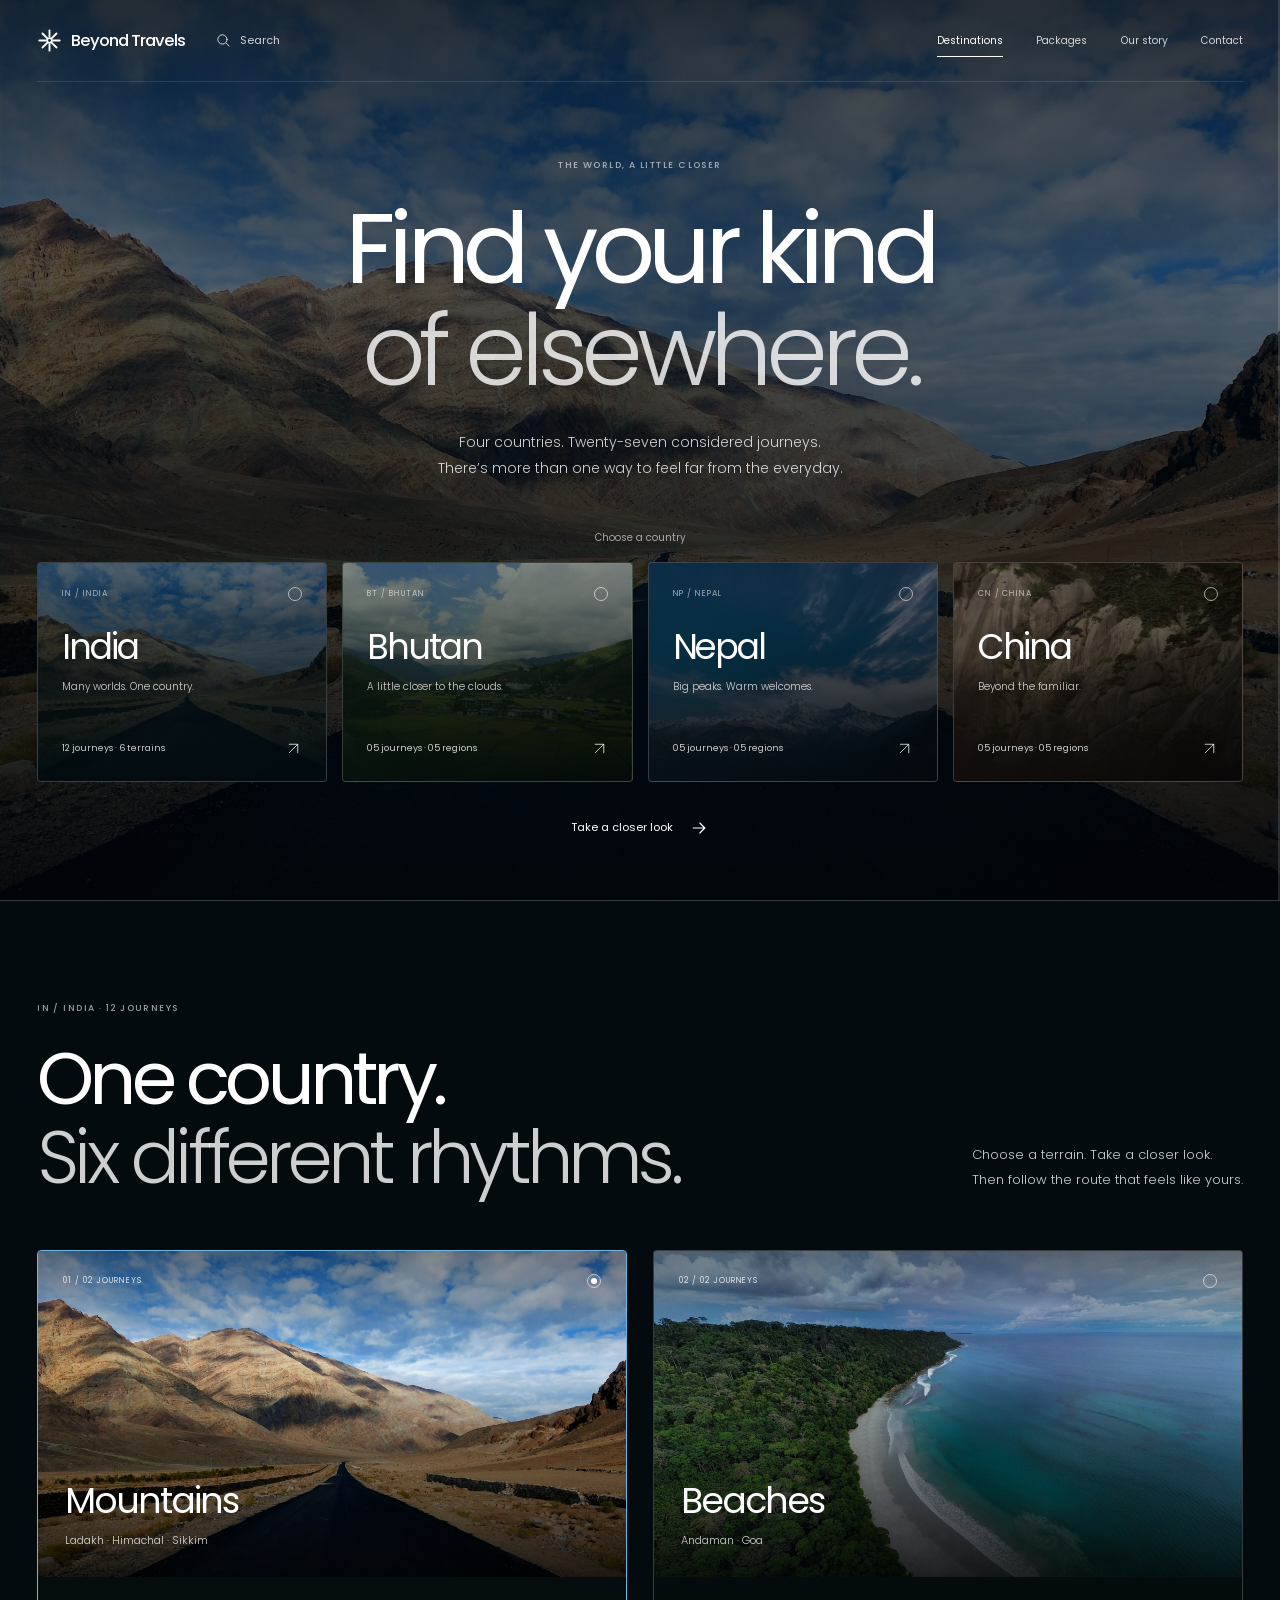
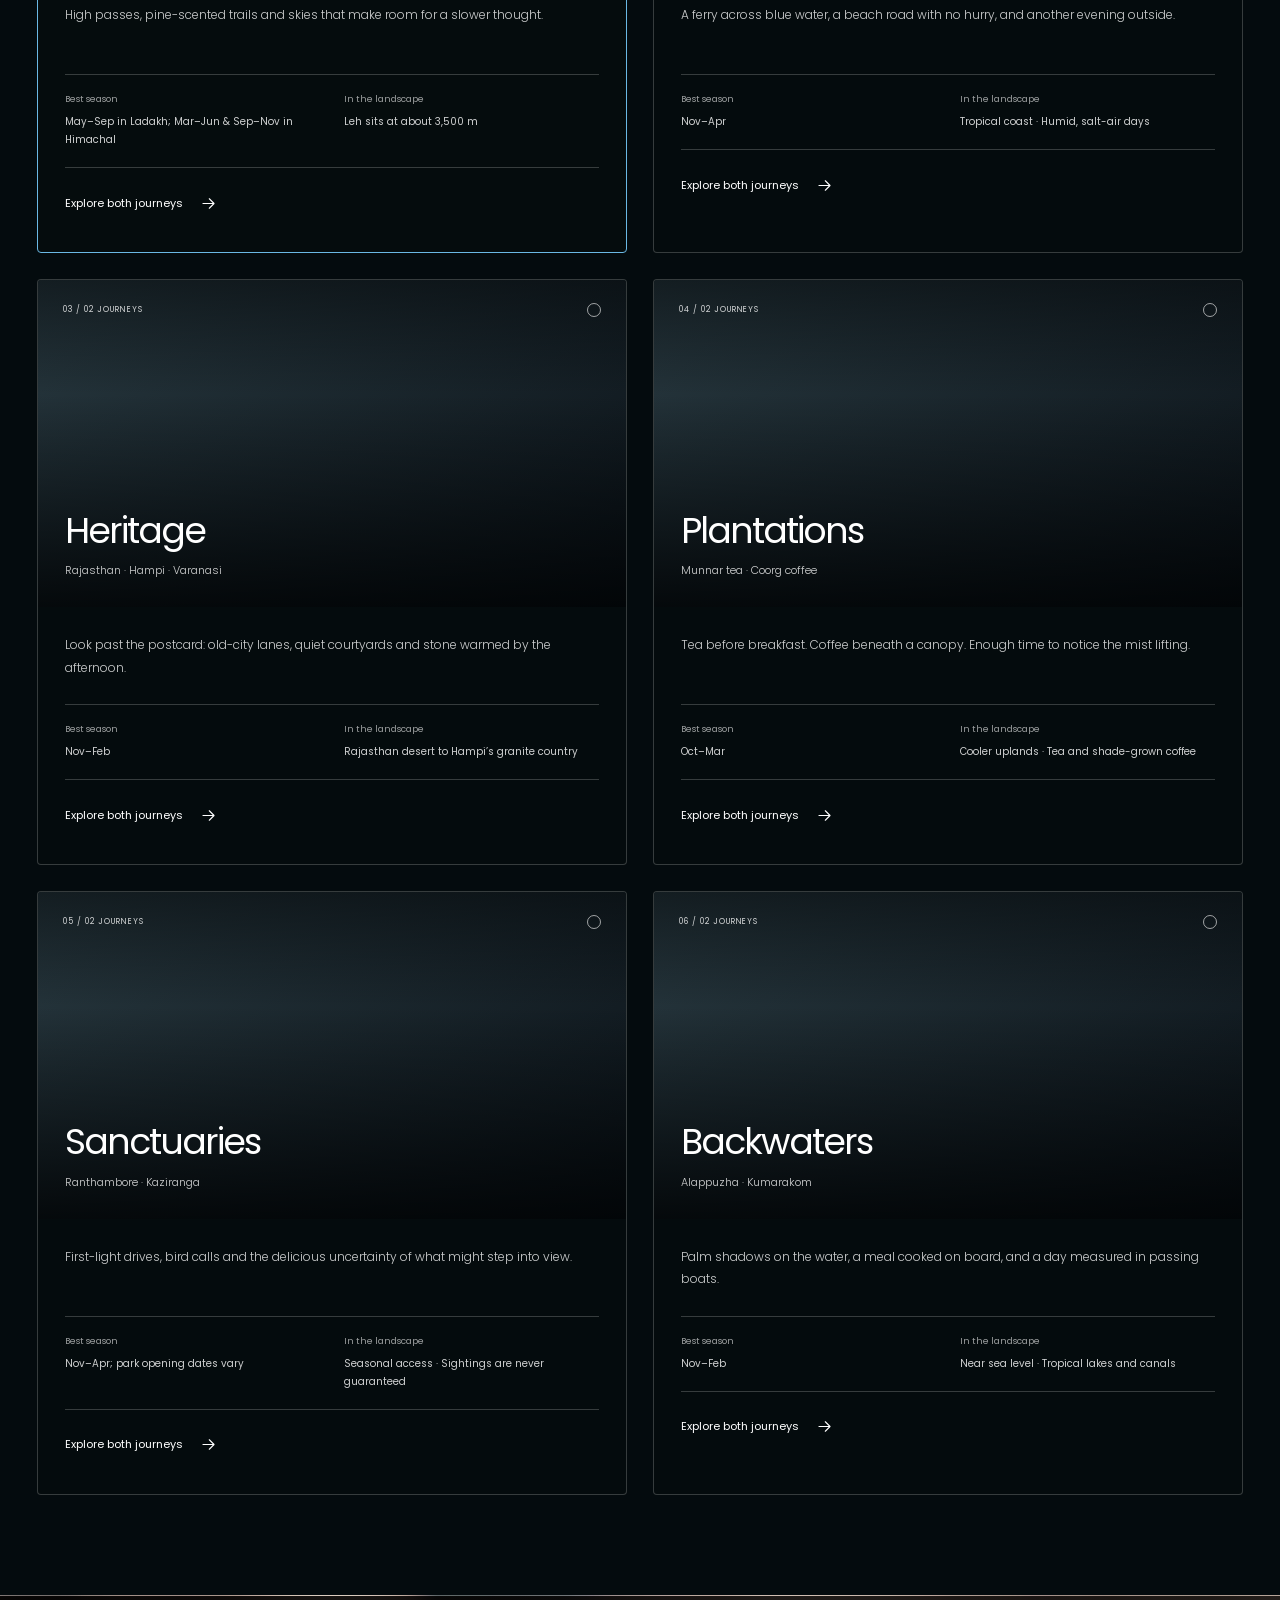
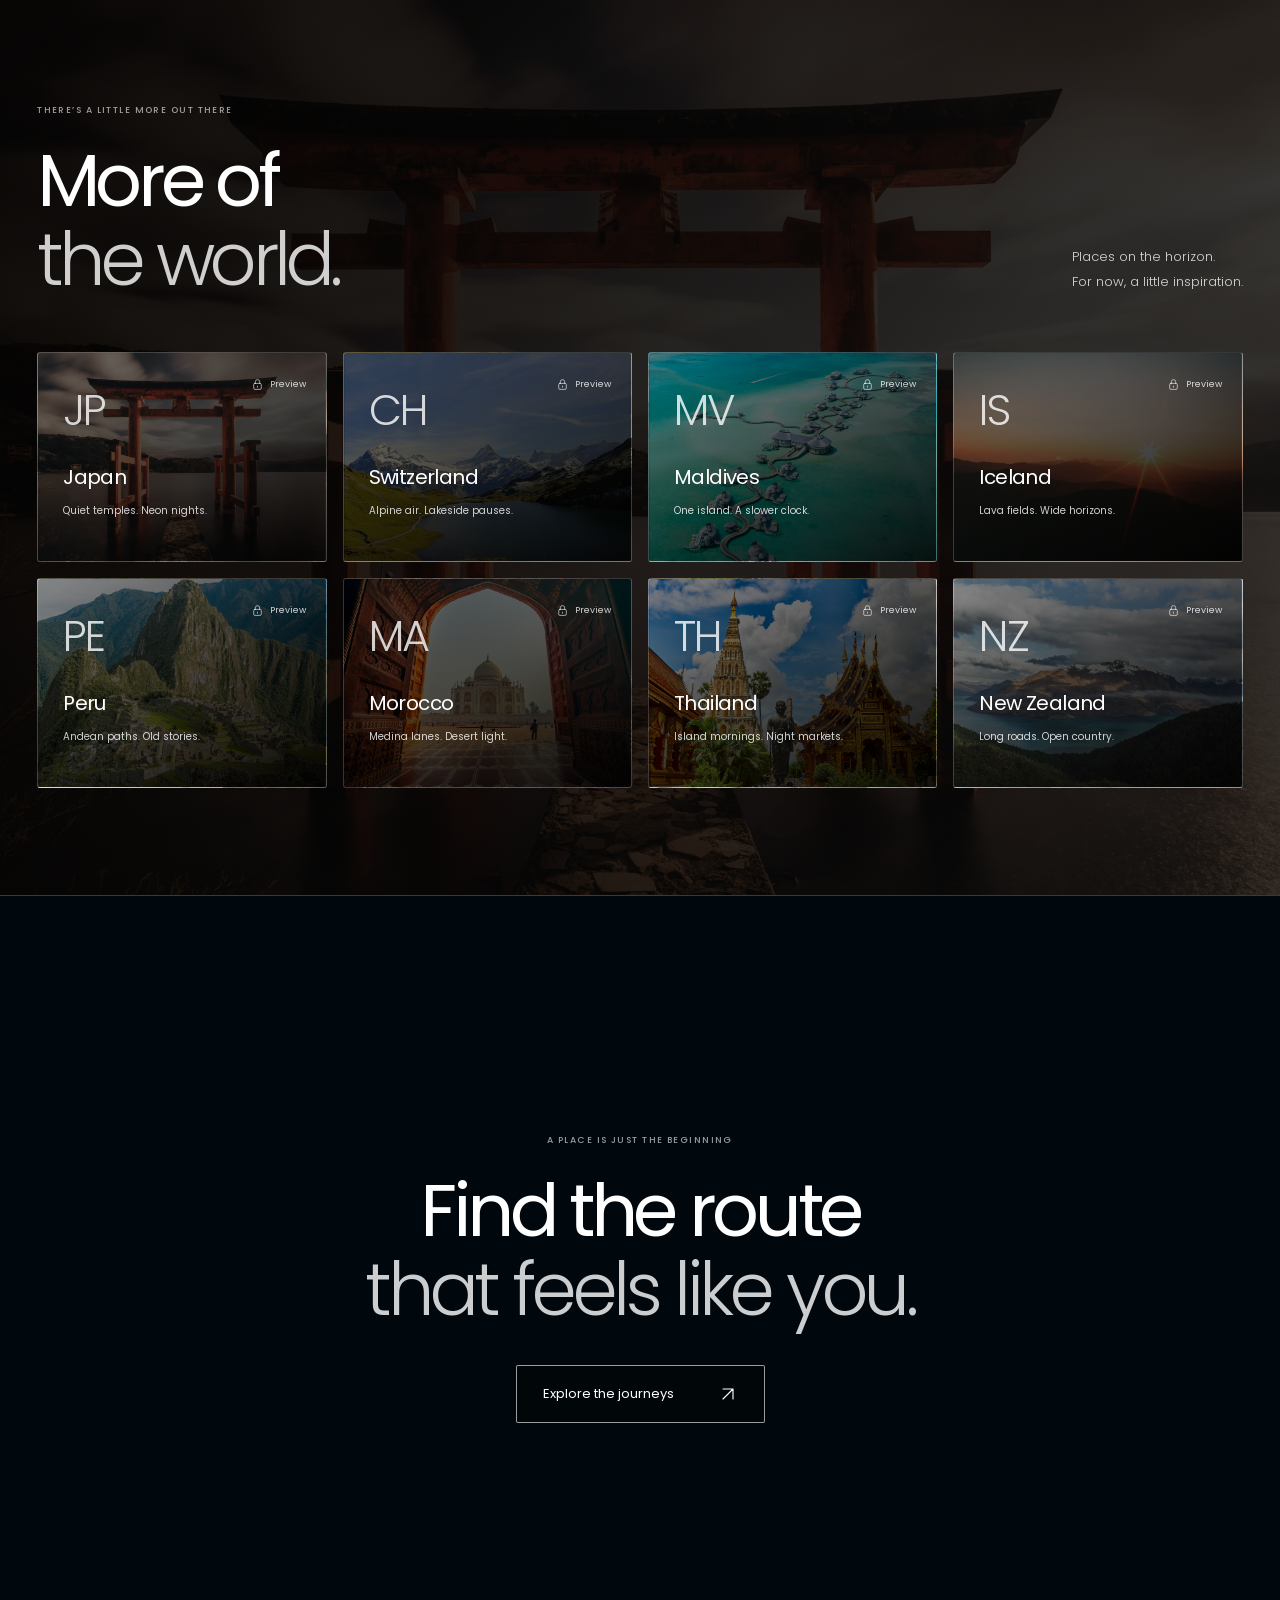
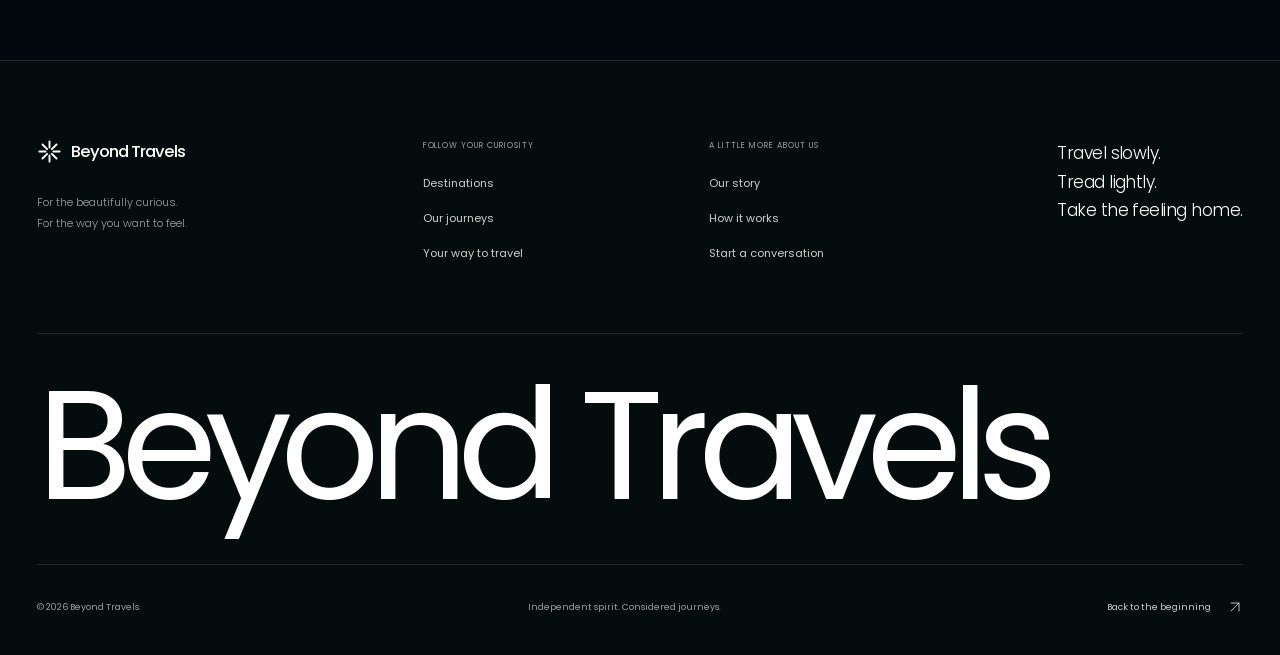
<file: destinations.html>
<!doctype html>
<html lang="en">
<head>
  <meta charset="utf-8">
  <meta name="viewport" content="width=device-width, initial-scale=1">
  <meta name="theme-color" content="#101c23">
  <meta name="description" content="Choose a terrain in India, or preview the countries taking shape next. Twelve considered journeys across six very different landscapes.">
  <meta property="og:type" content="website">
  <meta property="og:title" content="Destinations, at your own pace — Beyond Travels">
  <meta property="og:description" content="Choose a terrain in India, or preview the countries taking shape next. Twelve considered journeys across six very different landscapes.">
  <meta property="og:image" content="images/in-ladakh-roadtrip.jpg">
  <meta property="og:image:alt" content="An open road through the mountain valleys of Ladakh, India">
  <title>Destinations, at your own pace — Beyond Travels</title>
  <link rel="icon" href="data:image/svg+xml,%3Csvg xmlns='http://www.w3.org/2000/svg' viewBox='0 0 64 64'%3E%3Crect width='64' height='64' rx='14' fill='%23101c23'/%3E%3Cpath d='M32 10v14m0 16v14M10 32h14m16 0h14M16 16l10 10m12 12 10 10M16 48l10-10m12-12 10-10' fill='none' stroke='white' stroke-width='4'/%3E%3C/svg%3E">
  <link rel="preconnect" href="https://fonts.googleapis.com">
  <link rel="preconnect" href="https://fonts.gstatic.com" crossorigin>
  <link href="https://fonts.googleapis.com/css2?family=Poppins:wght@300;400;500;600;700&amp;display=swap" rel="stylesheet">
  <link rel="stylesheet" href="style.css">
  
</head>
<body class="phase3-page page-destinations">
<a class="skip-link" href="#main">Skip to content</a>
  <svg class="svg-library" aria-hidden="true" xmlns="http://www.w3.org/2000/svg"><defs>
    <symbol id="icon-arrow" viewBox="0 0 24 24"><path d="M5 12h14m-6-6 6 6-6 6"/></symbol>
    <symbol id="icon-northeast" viewBox="0 0 24 24"><path d="M6 18 18 6M6 6h12v12"/></symbol>
    <symbol id="icon-spark" viewBox="0 0 32 32"><path d="M16 3v8m0 10v8M3 16h8m10 0h8M7 7l6 6m6 6 6 6M7 25l6-6m6-6 6-6"/></symbol>
    <symbol id="icon-quote" viewBox="0 0 40 32"><path d="M3 28V16C3 8 8 3 16 3v5c-5 0-7 3-7 7h8v13H3Zm21 0V16c0-8 5-13 13-13v5c-5 0-7 3-7 7h8v13H24Z"/></symbol>
  <symbol id="icon-lock" viewBox="0 0 24 24"><rect x="5" y="10" width="14" height="11" rx="2"/><path d="M8 10V7a4 4 0 0 1 8 0v3m-4 5v2"/></symbol><symbol id="icon-car" viewBox="0 0 24 24"><path d="m4 10 2-5h12l2 5m-16 0h16v8H4zM6 18v2m12-2v2M7 14h1m8 0h1"/></symbol><symbol id="icon-bus" viewBox="0 0 24 24"><rect x="5" y="3" width="14" height="17" rx="3"/><path d="M5 11h14M8 7h8M8 15h1m6 0h1M8 20v2m8-2v2"/></symbol><symbol id="icon-train" viewBox="0 0 24 24"><rect x="6" y="3" width="12" height="16" rx="3"/><path d="M6 11h12M9 7h6M9 15h1m4 0h1M9 19l-3 3m9-3 3 3M8 21h8"/></symbol><symbol id="icon-flight" viewBox="0 0 24 24"><path d="m3 12 7 2 5 7 2-1-2-7 6-7c1-2-1-4-3-3l-7 6-7-2-1 2 6 3-4 3-2-1z"/></symbol><symbol id="icon-trek" viewBox="0 0 24 24"><circle cx="13" cy="4" r="2"/><path d="m11 8-3 6 5 3 2 5m-6-8-4 8m6-14 5 5h4m-1-3v12M7 8l-2 5"/></symbol><symbol id="icon-self-drive" viewBox="0 0 24 24"><circle cx="12" cy="12" r="9"/><circle cx="12" cy="12" r="2"/><path d="M3 10h7m4 0h7m-9 4v7"/></symbol><symbol id="icon-boat" viewBox="0 0 24 24"><path d="m3 13 9-4 9 4-3 6H6zM7 11V6h10v5M12 2v7M2 22l4-1 6 1 6-1 4 1"/></symbol><symbol id="icon-mountains" viewBox="0 0 24 24"><path d="m2 20 7-14 5 8 3-5 5 11H2Zm4-8 3 2 3-3"/></symbol><symbol id="icon-calendar" viewBox="0 0 24 24"><rect x="4" y="5" width="16" height="16" rx="2"/><path d="M8 2v6m8-6v6M4 11h16m-12 4h1m3 0h1m3 0h1"/></symbol><symbol id="icon-clock" viewBox="0 0 24 24"><circle cx="12" cy="12" r="9"/><path d="M12 6v6l4 2"/></symbol><symbol id="icon-reset" viewBox="0 0 24 24"><path d="M4 10a8 8 0 1 1 1 8M4 4v6h6"/></symbol></defs></svg>
<div class="world p3-world" aria-hidden="true"><div class="bg p3-bg p3-bg--default"></div><div class="bg p3-bg p3-bg--mountains"></div><div class="bg p3-bg p3-bg--beaches"></div><div class="bg p3-bg p3-bg--heritage"></div><div class="bg p3-bg p3-bg--plantations"></div><div class="bg p3-bg p3-bg--sanctuary"></div><div class="bg p3-bg p3-bg--backwaters"></div><div class="p3-world-scrim"></div></div>
  <header class="site-header container"><a class="brand" href="index.html" aria-label="Beyond Travels home"><svg viewBox="0 0 32 32" width="25" height="25" aria-hidden="true"><path d="M16 3v8m0 10v8M3 16h8m10 0h8M7 7l6 6m6 6 6 6M7 25l6-6m6-6 6-6"/><circle cx="16" cy="16" r="3"/></svg><span>Beyond Travels</span></a><a class="site-search" href="destinations.html#choose-country"><svg viewBox="0 0 24 24" width="17" height="17" aria-hidden="true"><circle cx="10.5" cy="10.5" r="6.5"/><path d="m16 16 4 4"/></svg><span>Search</span></a><nav class="desktop-nav" aria-label="Main navigation"><a href="destinations.html" aria-current="page">Destinations</a><a href="packages.html">Packages</a><a href="about.html">Our story</a><a href="contact.html">Contact</a></nav><details class="mobile-menu"><summary aria-label="Open navigation"><span></span><span></span></summary><nav aria-label="Mobile navigation"><a href="destinations.html" aria-current="page">Destinations</a><a href="packages.html">Packages</a><a href="about.html">Our story</a><a href="contact.html">Contact</a></nav></details></header>
<span class="p3-country-entry" id="india" aria-hidden="true"></span><span class="p3-country-entry" id="bhutan" aria-hidden="true"></span><span class="p3-country-entry" id="nepal" aria-hidden="true"></span><span class="p3-country-entry" id="china" aria-hidden="true"></span><main id="main"><section class="p3-destination-intro" id="choose-country" aria-labelledby="destination-title"><div class="container"><p class="section-kicker">THE WORLD, A LITTLE CLOSER</p><h1 id="destination-title">Find your kind<br><span class="soft">of elsewhere.</span></h1><p class="p3-lead">Four countries. Twenty-seven considered journeys.<br> There’s more than one way to feel far from the everyday.</p><fieldset class="p3-country-picker"><legend>Choose a country</legend><div class="p3-country-grid"><label class="p3-country-choice p3-country--india"><input type="radio" name="p3-country" id="dest-india" value="india"><span class="p3-country-top"><span>IN / INDIA</span><span class="p3-radio-dot" aria-hidden="true"></span></span><span class="p3-country-name">India</span><span class="p3-country-description">Many worlds. One country.</span><span class="p3-country-meta">12 journeys · 6 terrains <svg class="icon" width="17" height="17" aria-hidden="true"><use href="#icon-northeast"/></svg></span></label><label class="p3-country-choice p3-country--bhutan"><input type="radio" name="p3-country" id="dest-bhutan" value="bhutan"><span class="p3-country-top"><span>BT / BHUTAN</span><span class="p3-radio-dot" aria-hidden="true"></span></span><span class="p3-country-name">Bhutan</span><span class="p3-country-description">A little closer to the clouds.</span><span class="p3-country-meta">05 journeys · 05 regions <svg class="icon" width="17" height="17" aria-hidden="true"><use href="#icon-northeast"/></svg></span></label><label class="p3-country-choice p3-country--nepal"><input type="radio" name="p3-country" id="dest-nepal" value="nepal"><span class="p3-country-top"><span>NP / NEPAL</span><span class="p3-radio-dot" aria-hidden="true"></span></span><span class="p3-country-name">Nepal</span><span class="p3-country-description">Big peaks. Warm welcomes.</span><span class="p3-country-meta">05 journeys · 05 regions <svg class="icon" width="17" height="17" aria-hidden="true"><use href="#icon-northeast"/></svg></span></label><label class="p3-country-choice p3-country--china"><input type="radio" name="p3-country" id="dest-china" value="china"><span class="p3-country-top"><span>CN / CHINA</span><span class="p3-radio-dot" aria-hidden="true"></span></span><span class="p3-country-name">China</span><span class="p3-country-description">Beyond the familiar.</span><span class="p3-country-meta">05 journeys · 05 regions <svg class="icon" width="17" height="17" aria-hidden="true"><use href="#icon-northeast"/></svg></span></label></div></fieldset><a class="text-link p3-intro-link" href="#region-collections">Take a closer look <svg class="icon" width="20" height="20" aria-hidden="true"><use href="#icon-arrow"/></svg></a></div></section><section class="p3-region-section" id="region-collections" aria-label="Country terrain collections"><div class="container"><div class="p3-country-collection" id="regions-india"><div class="section-heading"><div><p class="section-kicker">IN / INDIA · 12 JOURNEYS</p><h2>One country.<br><span class="soft">Six different rhythms.</span></h2></div><p class="section-description">Choose a terrain. Take a closer look.<br> Then follow the route that feels like yours.</p></div><fieldset class="p3-region-picker"><legend class="sr-only">Preview a terrain in India</legend><article class="p3-region-card"><input type="radio" name="p3-terrain" id="dest-terrain-mountains" value="mountains" checked><label class="p3-region-preview" for="dest-terrain-mountains"><img src="images/in-ladakh-roadtrip.jpg" alt="An open road through the mountain ridges of Ladakh" width="2200" height="1650" loading="lazy" decoding="async"><span class="p3-region-image-scrim"></span><span class="p3-region-top"><span>01 / 02 JOURNEYS</span><span class="p3-radio-dot" aria-hidden="true"></span></span><span class="p3-region-caption"><span class="p3-region-name">Mountains</span><span>Ladakh · Himachal · Sikkim</span></span></label><div class="p3-region-info"><p>High passes, pine-scented trails and skies that make room for a slower thought.</p><dl><div><dt>Best season</dt><dd>May–Sep in Ladakh; Mar–Jun & Sep–Nov in Himachal</dd></div><div><dt>In the landscape</dt><dd>Leh sits at about 3,500 m</dd></div></dl><a class="text-link" href="packages.html#india-mountains">Explore both journeys <svg class="icon" width="19" height="19" aria-hidden="true"><use href="#icon-arrow"/></svg></a></div></article><article class="p3-region-card"><input type="radio" name="p3-terrain" id="dest-terrain-beaches" value="beaches" ><label class="p3-region-preview" for="dest-terrain-beaches"><img src="images/in-andaman-island-days.jpg" alt="Forest-lined white sand along the Andaman coast" width="2200" height="1650" loading="lazy" decoding="async"><span class="p3-region-image-scrim"></span><span class="p3-region-top"><span>02 / 02 JOURNEYS</span><span class="p3-radio-dot" aria-hidden="true"></span></span><span class="p3-region-caption"><span class="p3-region-name">Beaches</span><span>Andaman · Goa</span></span></label><div class="p3-region-info"><p>A ferry across blue water, a beach road with no hurry, and another evening outside.</p><dl><div><dt>Best season</dt><dd>Nov–Apr</dd></div><div><dt>In the landscape</dt><dd>Tropical coast · Humid, salt-air days</dd></div></dl><a class="text-link" href="packages.html#india-beaches">Explore both journeys <svg class="icon" width="19" height="19" aria-hidden="true"><use href="#icon-arrow"/></svg></a></div></article><article class="p3-region-card"><input type="radio" name="p3-terrain" id="dest-terrain-heritage" value="heritage" ><label class="p3-region-preview" for="dest-terrain-heritage"><img src="images/in-rajasthan-slow-roads.jpg" alt="The pink sandstone windows of Jaipur’s Hawa Mahal" width="2200" height="1467" loading="lazy" decoding="async"><span class="p3-region-image-scrim"></span><span class="p3-region-top"><span>03 / 02 JOURNEYS</span><span class="p3-radio-dot" aria-hidden="true"></span></span><span class="p3-region-caption"><span class="p3-region-name">Heritage</span><span>Rajasthan · Hampi · Varanasi</span></span></label><div class="p3-region-info"><p>Look past the postcard: old-city lanes, quiet courtyards and stone warmed by the afternoon.</p><dl><div><dt>Best season</dt><dd>Nov–Feb</dd></div><div><dt>In the landscape</dt><dd>Rajasthan desert to Hampi’s granite country</dd></div></dl><a class="text-link" href="packages.html#india-heritage">Explore both journeys <svg class="icon" width="19" height="19" aria-hidden="true"><use href="#icon-arrow"/></svg></a></div></article><article class="p3-region-card"><input type="radio" name="p3-terrain" id="dest-terrain-plantations" value="plantations" ><label class="p3-region-preview" for="dest-terrain-plantations"><img src="images/in-munnar-tea-trails.jpg" alt="Tea gardens and low clouds across the Munnar hills" width="2200" height="1650" loading="lazy" decoding="async"><span class="p3-region-image-scrim"></span><span class="p3-region-top"><span>04 / 02 JOURNEYS</span><span class="p3-radio-dot" aria-hidden="true"></span></span><span class="p3-region-caption"><span class="p3-region-name">Plantations</span><span>Munnar tea · Coorg coffee</span></span></label><div class="p3-region-info"><p>Tea before breakfast. Coffee beneath a canopy. Enough time to notice the mist lifting.</p><dl><div><dt>Best season</dt><dd>Oct–Mar</dd></div><div><dt>In the landscape</dt><dd>Cooler uplands · Tea and shade-grown coffee</dd></div></dl><a class="text-link" href="packages.html#india-plantations">Explore both journeys <svg class="icon" width="19" height="19" aria-hidden="true"><use href="#icon-arrow"/></svg></a></div></article><article class="p3-region-card"><input type="radio" name="p3-terrain" id="dest-terrain-sanctuary" value="sanctuary" ><label class="p3-region-preview" for="dest-terrain-sanctuary"><img src="images/in-ranthambore-first-light.jpg" alt="A Bengal tiger moving through green woodland" width="1800" height="2250" loading="lazy" decoding="async"><span class="p3-region-image-scrim"></span><span class="p3-region-top"><span>05 / 02 JOURNEYS</span><span class="p3-radio-dot" aria-hidden="true"></span></span><span class="p3-region-caption"><span class="p3-region-name">Sanctuaries</span><span>Ranthambore · Kaziranga</span></span></label><div class="p3-region-info"><p>First-light drives, bird calls and the delicious uncertainty of what might step into view.</p><dl><div><dt>Best season</dt><dd>Nov–Apr; park opening dates vary</dd></div><div><dt>In the landscape</dt><dd>Seasonal access · Sightings are never guaranteed</dd></div></dl><a class="text-link" href="packages.html#india-sanctuary">Explore both journeys <svg class="icon" width="19" height="19" aria-hidden="true"><use href="#icon-arrow"/></svg></a></div></article><article class="p3-region-card"><input type="radio" name="p3-terrain" id="dest-terrain-backwaters" value="backwaters" ><label class="p3-region-preview" for="dest-terrain-backwaters"><img src="images/in-alleppey-houseboat.jpg" alt="A traditional wooden houseboat on Kerala’s backwaters" width="2200" height="1469" loading="lazy" decoding="async"><span class="p3-region-image-scrim"></span><span class="p3-region-top"><span>06 / 02 JOURNEYS</span><span class="p3-radio-dot" aria-hidden="true"></span></span><span class="p3-region-caption"><span class="p3-region-name">Backwaters</span><span>Alappuzha · Kumarakom</span></span></label><div class="p3-region-info"><p>Palm shadows on the water, a meal cooked on board, and a day measured in passing boats.</p><dl><div><dt>Best season</dt><dd>Nov–Feb</dd></div><div><dt>In the landscape</dt><dd>Near sea level · Tropical lakes and canals</dd></div></dl><a class="text-link" href="packages.html#india-backwaters">Explore both journeys <svg class="icon" width="19" height="19" aria-hidden="true"><use href="#icon-arrow"/></svg></a></div></article></fieldset></div></div></section><section class="p4b-destination-ready" aria-label="Bhutan, Nepal and China regions"><div class="container"><div class="p4b-ready-country p4b-ready-bhutan" id="regions-bhutan"><div class="section-heading"><div><p class="section-kicker">BT / BHUTAN · 05 JOURNEYS</p><h2>Bhutan, now<br><span class="soft">in a little more detail.</span></h2></div><p class="section-description">Five guide-led routes.<br> Every one has room for the mountains.</p></div><div class="p4b-ready-grid"><a href="packages.html#bhutan-mountains"><strong>Mountains &amp; trekking</strong><span>Druk Path · 01 journey</span><small>Best season: Mar–May · Oct–Nov</small><small>Druk Path passes can exceed 4,000 m</small></a><a href="packages.html#bhutan-spiritual"><strong>Monasteries &amp; spiritual</strong><span>Tiger’s Nest · 01 journey</span><small>Best season: Mar–May · Oct–Nov</small><small>Taktsang sits at about 3,120 m</small></a><a href="packages.html#bhutan-culture"><strong>Culture &amp; festivals</strong><span>Paro Tsechu · 01 journey</span><small>Best season: festival dates vary</small><small>Paro valley sits at about 2,200 m</small></a><a href="packages.html#bhutan-valleys"><strong>Valleys</strong><span>Phobjikha · 01 journey</span><small>Best season: Oct–Feb for cranes</small><small>Gangtey sits at about 3,000 m</small></a><a href="packages.html#bhutan-sanctuary"><strong>Sanctuaries</strong><span>Royal Manas · 01 journey</span><small>Best season: Nov–Mar</small><small>Warm subtropical foothills</small></a></div><p class="p4b-destination-caveat"><strong>Planning note:</strong> Bhutan’s Sustainable Development Fee, visa clearance and licensed-guide arrangements are confirmed for your nationality and dates before booking.</p></div><div class="p4b-ready-country p4b-ready-nepal" id="regions-nepal"><div class="section-heading"><div><p class="section-kicker">NP / NEPAL · 05 JOURNEYS</p><h2>Nepal, beyond<br><span class="soft">the summit photo.</span></h2></div><p class="section-description">Five thoughtful routes.<br> Peaks, cities, forests and tea hills.</p></div><div class="p4b-ready-grid"><a href="packages.html#nepal-mountains"><strong>Mountains</strong><span>Annapurna foothills · 01 journey</span><small>Best season: Mar–May · Oct–Nov</small><small>Ghandruk sits at about 1,940 m</small></a><a href="packages.html#nepal-spiritual"><strong>Spiritual</strong><span>Boudha &amp; Pashupati · 01 journey</span><small>Best season: Oct–Apr</small><small>Kathmandu sits at about 1,400 m</small></a><a href="packages.html#nepal-sanctuary"><strong>Sanctuaries</strong><span>Chitwan · 01 journey</span><small>Best season: Oct–Mar</small><small>Warm lowland grassland</small></a><a href="packages.html#nepal-heritage"><strong>Heritage</strong><span>Kathmandu Valley · 01 journey</span><small>Best season: Oct–Apr</small><small>Kathmandu Valley sits at about 1,400 m</small></a><a href="packages.html#nepal-plantations"><strong>Plantations</strong><span>Ilam tea hills · 01 journey</span><small>Best season: Oct–Apr</small><small>Cool, misty eastern uplands</small></a></div><p class="p4b-destination-caveat"><strong>Planning note:</strong> Trek routes include permit/TIMS planning where applicable; licensed guiding and acclimatisation are treated as route essentials, not add-ons.</p></div><div class="p4b-ready-country p4b-ready-china" id="regions-china"><div class="section-heading"><div><p class="section-kicker">CN / CHINA · 05 JOURNEYS</p><h2>China, with<br><span class="soft">the practical bits clear.</span></h2></div><p class="section-description">Five routes in a changing scale.<br> Mountains, cities, coast and tea.</p></div><div class="p4b-ready-grid"><a href="packages.html#china-mountains"><strong>Mountains</strong><span>Huangshan · 01 journey</span><small>Best season: Apr–May · Sep–Nov</small><small>Huangshan high paths approach 1,800 m</small></a><a href="packages.html#china-heritage"><strong>Heritage</strong><span>Beijing &amp; Xi’an · 01 journey</span><small>Best season: Apr–May · Sep–Oct</small><small>Seasonal heat and cold; dry city walks</small></a><a href="packages.html#china-beaches"><strong>Beaches</strong><span>Hainan · 01 journey</span><small>Best season: Nov–Apr</small><small>Tropical coast; humid weather</small></a><a href="packages.html#china-sanctuary"><strong>Sanctuaries</strong><span>Chengdu pandas · 01 journey</span><small>Best season: Mar–May · Sep–Nov</small><small>Humid Sichuan basin and foothills</small></a><a href="packages.html#china-plantations"><strong>Plantations</strong><span>Longjing tea · 01 journey</span><small>Best season: Mar–May · Oct–Nov</small><small>Humid tea hills; spring rain possible</small></a></div><p class="p4b-destination-caveat"><strong>Planning note:</strong> Visa eligibility, mobile payment setup and a usable card are confirmed before travel; access and app requirements are part of the pre-departure plan.</p></div></div></section><section class="p3-world-preview-section" id="more-of-the-world" aria-labelledby="world-preview-title"><div class="container"><div class="section-heading"><div><p class="section-kicker">THERE’S A LITTLE MORE OUT THERE</p><h2 id="world-preview-title">More of<br><span class="soft">the world.</span></h2></div><p class="section-description">Places on the horizon.<br> For now, a little inspiration.</p></div><div class="p3-locked-grid"><article class="p3-locked-country"><span class="p3-locked-code" aria-hidden="true">JP</span><span class="p3-preview-badge"><svg class="icon" width="13" height="13" aria-hidden="true"><use href="#icon-lock"/></svg> Preview</span><h3>Japan</h3><p>Quiet temples. Neon nights.</p></article><article class="p3-locked-country"><span class="p3-locked-code" aria-hidden="true">CH</span><span class="p3-preview-badge"><svg class="icon" width="13" height="13" aria-hidden="true"><use href="#icon-lock"/></svg> Preview</span><h3>Switzerland</h3><p>Alpine air. Lakeside pauses.</p></article><article class="p3-locked-country"><span class="p3-locked-code" aria-hidden="true">MV</span><span class="p3-preview-badge"><svg class="icon" width="13" height="13" aria-hidden="true"><use href="#icon-lock"/></svg> Preview</span><h3>Maldives</h3><p>One island. A slower clock.</p></article><article class="p3-locked-country"><span class="p3-locked-code" aria-hidden="true">IS</span><span class="p3-preview-badge"><svg class="icon" width="13" height="13" aria-hidden="true"><use href="#icon-lock"/></svg> Preview</span><h3>Iceland</h3><p>Lava fields. Wide horizons.</p></article><article class="p3-locked-country"><span class="p3-locked-code" aria-hidden="true">PE</span><span class="p3-preview-badge"><svg class="icon" width="13" height="13" aria-hidden="true"><use href="#icon-lock"/></svg> Preview</span><h3>Peru</h3><p>Andean paths. Old stories.</p></article><article class="p3-locked-country"><span class="p3-locked-code" aria-hidden="true">MA</span><span class="p3-preview-badge"><svg class="icon" width="13" height="13" aria-hidden="true"><use href="#icon-lock"/></svg> Preview</span><h3>Morocco</h3><p>Medina lanes. Desert light.</p></article><article class="p3-locked-country"><span class="p3-locked-code" aria-hidden="true">TH</span><span class="p3-preview-badge"><svg class="icon" width="13" height="13" aria-hidden="true"><use href="#icon-lock"/></svg> Preview</span><h3>Thailand</h3><p>Island mornings. Night markets.</p></article><article class="p3-locked-country"><span class="p3-locked-code" aria-hidden="true">NZ</span><span class="p3-preview-badge"><svg class="icon" width="13" height="13" aria-hidden="true"><use href="#icon-lock"/></svg> Preview</span><h3>New Zealand</h3><p>Long roads. Open country.</p></article></div></div></section><section class="p3-short-cta"><div class="container"><p class="section-kicker">A PLACE IS JUST THE BEGINNING</p><h2>Find the route<br><span class="soft">that feels like you.</span></h2><a class="outline-button" href="packages.html">Explore the journeys <svg class="icon" width="20" height="20" aria-hidden="true"><use href="#icon-northeast"/></svg></a></div></section></main>
  
  <footer class="site-footer" id="footer"><div class="container"><div class="footer-top"><div class="footer-intro"><a class="brand" href="index.html" aria-label="Beyond Travels home"><svg class="icon" viewBox="0 0 32 32" width="25" height="25" aria-hidden="true"><use href="#icon-spark"/></svg><span>Beyond Travels</span></a><p>For the beautifully curious.<br>For the way you want to feel.</p></div><nav aria-label="Explore"><p class="footer-label">FOLLOW YOUR CURIOSITY</p><a href="destinations.html">Destinations</a><a href="packages.html">Our journeys</a><a href="index.html#your-way">Your way to travel</a></nav><nav aria-label="Beyond Travels"><p class="footer-label">A LITTLE MORE ABOUT US</p><a href="about.html">Our story</a><a href="index.html#how-it-works">How it works</a><a href="contact.html">Start a conversation</a></nav><p class="footer-philosophy">Travel slowly.<br>Tread lightly.<br>Take the feeling home.</p></div><p class="footer-wordmark" aria-hidden="true">Beyond Travels</p><div class="footer-bottom"><p>© 2026 Beyond Travels.</p><p>Independent spirit. Considered journeys.</p><a class="text-link" href="#main">Back to the beginning <svg class="icon" width="16" height="16" aria-hidden="true"><use href="#icon-northeast"/></svg></a></div></div></footer>
<div class="p3-reading-progress" aria-hidden="true"><span></span></div>
</body>
</html>
</file>
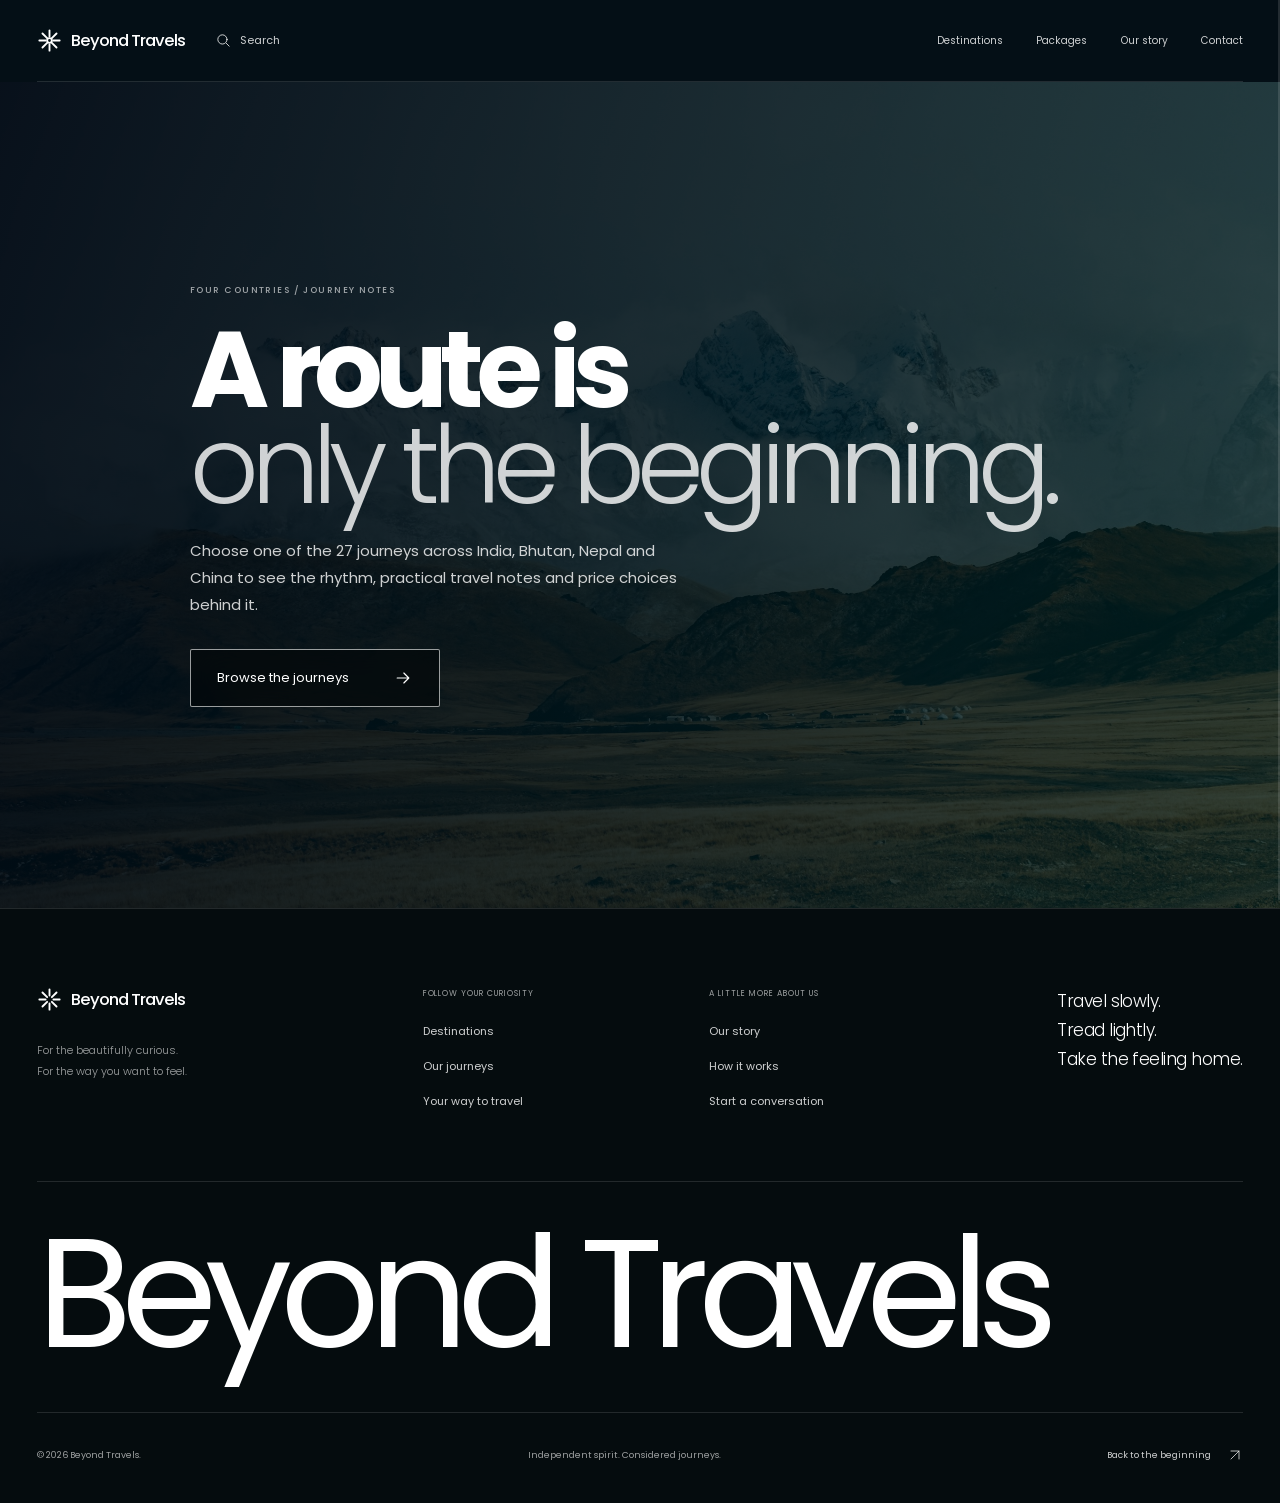
<file: package.html>
<!doctype html>
<html lang="en">
<head>
  <meta charset="utf-8">
  <meta name="viewport" content="width=device-width, initial-scale=1">
  <meta name="theme-color" content="#101c23">
  <meta name="description" content="Detailed, considered India itineraries from Beyond Travels: routes, stays, practical travel times and transparent starting prices.">
  <meta property="og:type" content="website">
  <meta property="og:title" content="Journey details — Beyond Travels">
  <meta property="og:description" content="Routes, stays, practical travel times and transparent starting prices for considered India journeys.">
  <meta property="og:image" content="images/in-ladakh-roadtrip.jpg">
  <meta property="og:image:alt" content="An open road through the mountain valleys of Ladakh, India">
  <title>Journey details — Beyond Travels</title>
  <link rel="icon" href="data:image/svg+xml,%3Csvg xmlns='http://www.w3.org/2000/svg' viewBox='0 0 64 64'%3E%3Crect width='64' height='64' rx='14' fill='%23101c23'/%3E%3Cpath d='M32 10v14m0 16v14M10 32h14m16 0h14M16 16l10 10m12 12 10 10M16 48l10-10m12-12 10-10' fill='none' stroke='white' stroke-width='4'/%3E%3C/svg%3E">
  <link rel="preconnect" href="https://fonts.googleapis.com">
  <link rel="preconnect" href="https://fonts.gstatic.com" crossorigin>
  <link href="https://fonts.googleapis.com/css2?family=Poppins:wght@300;400;500;600;700&amp;display=swap" rel="stylesheet">
  <link rel="stylesheet" href="style.css">
</head>
<body class="phase4-page page-package">
<a class="skip-link" href="#main">Skip to content</a>
<svg class="svg-library" aria-hidden="true" xmlns="http://www.w3.org/2000/svg"><defs>
  <symbol id="icon-arrow" viewBox="0 0 24 24"><path d="M5 12h14m-6-6 6 6-6 6"/></symbol>
  <symbol id="icon-northeast" viewBox="0 0 24 24"><path d="M6 18 18 6M6 6h12v12"/></symbol>
  <symbol id="icon-spark" viewBox="0 0 32 32"><path d="M16 3v8m0 10v8M3 16h8m10 0h8M7 7l6 6m6 6 6 6M7 25l6-6m6-6 6-6"/></symbol>
  <symbol id="icon-car" viewBox="0 0 24 24"><path d="m4 10 2-5h12l2 5m-16 0h16v8H4zM6 18v2m12-2v2M7 14h1m8 0h1"/></symbol>
  <symbol id="icon-bus" viewBox="0 0 24 24"><rect x="5" y="3" width="14" height="17" rx="3"/><path d="M5 11h14M8 7h8M8 15h1m6 0h1M8 20v2m8-2v2"/></symbol>
  <symbol id="icon-train" viewBox="0 0 24 24"><rect x="6" y="3" width="12" height="16" rx="3"/><path d="M6 11h12M9 7h6M9 15h1m4 0h1M9 19l-3 3m9-3 3 3M8 21h8"/></symbol>
  <symbol id="icon-trek" viewBox="0 0 24 24"><circle cx="13" cy="4" r="2"/><path d="m11 8-3 6 5 3 2 5m-6-8-4 8m6-14 5 5h4m-1-3v12M7 8l-2 5"/></symbol>
  <symbol id="icon-self-drive" viewBox="0 0 24 24"><circle cx="12" cy="12" r="9"/><circle cx="12" cy="12" r="2"/><path d="M3 10h7m4 0h7m-9 4v7"/></symbol>
  <symbol id="icon-boat" viewBox="0 0 24 24"><path d="m3 13 9-4 9 4-3 6H6zM7 11V6h10v5M12 2v7M2 22l4-1 6 1 6-1 4 1"/></symbol>
  <symbol id="icon-calendar" viewBox="0 0 24 24"><rect x="4" y="5" width="16" height="16" rx="2"/><path d="M8 2v6m8-6v6M4 11h16"/></symbol>
  <symbol id="icon-clock" viewBox="0 0 24 24"><circle cx="12" cy="12" r="9"/><path d="M12 6v6l4 2"/></symbol>
  <symbol id="icon-pin" viewBox="0 0 24 24"><circle cx="12" cy="10" r="4"/><path d="M5 10c0 6 7 11 7 11s7-5 7-11a7 7 0 0 0-14 0"/></symbol>
  <symbol id="icon-bag" viewBox="0 0 24 24"><rect x="4" y="7" width="16" height="14" rx="2"/><path d="M8 7V5a4 4 0 0 1 8 0v2m-4 5v4"/></symbol>
</defs></svg>
<header class="site-header container"><a class="brand" href="index.html" aria-label="Beyond Travels home"><svg viewBox="0 0 32 32" width="25" height="25" aria-hidden="true"><path d="M16 3v8m0 10v8M3 16h8m10 0h8M7 7l6 6m6 6 6 6M7 25l6-6m6-6 6-6"/><circle cx="16" cy="16" r="3"/></svg><span>Beyond Travels</span></a><a class="site-search" href="destinations.html#choose-country"><svg viewBox="0 0 24 24" width="17" height="17" aria-hidden="true"><circle cx="10.5" cy="10.5" r="6.5"/><path d="m16 16 4 4"/></svg><span>Search</span></a><nav class="desktop-nav" aria-label="Main navigation"><a href="destinations.html">Destinations</a><a href="packages.html" aria-current="location">Packages</a><a href="about.html">Our story</a><a href="contact.html">Contact</a></nav><details class="mobile-menu"><summary aria-label="Open navigation"><span></span><span></span></summary><nav aria-label="Mobile navigation"><a href="destinations.html">Destinations</a><a href="packages.html" aria-current="location">Packages</a><a href="about.html">Our story</a><a href="contact.html">Contact</a></nav></details></header>
<main id="main">
  <section class="p4-no-selection" aria-labelledby="p4-no-selection-title"><div class="container"><p class="section-kicker">FOUR COUNTRIES / JOURNEY NOTES</p><h1 id="p4-no-selection-title">A route is<br><span class="soft">only the beginning.</span></h1><p>Choose one of the 27 journeys across India, Bhutan, Nepal and China to see the rhythm, practical travel notes and price choices behind it.</p><a class="outline-button" href="packages.html#india-mountains">Browse the journeys <svg class="icon" width="20" height="20" aria-hidden="true"><use href="#icon-arrow"/></svg></a></div></section>

  <!-- Every detailed India route is a native hash state. -->
  <article class="p4-package p4-mountains" id="in-ladakh-roadtrip" aria-labelledby="ladakh-title">
    <div class="p4-hero"><img loading="lazy" decoding="async" src="images/in-ladakh-roadtrip.jpg" alt="A road curving through the open valleys of Ladakh" width="2200" height="1650"><div class="p4-hero-scrim"></div><div class="container p4-hero-content"><p class="p4-breadcrumb"><a href="packages.html#india-mountains">India / Mountains</a><span>01 / 12</span></p><p class="section-kicker">LEH · NUBRA · PANGONG</p><h1 id="ladakh-title">The high-road<br><span class="soft">feeling.</span></h1><p class="p4-intro">A deliberately unhurried Ladakh loop: two nights to settle into Leh’s altitude, then high passes, apricot villages and a night beside Pangong.</p><ul class="p4-location-chips"><li>India</li><li>Ladakh</li><li>Private SUV</li></ul></div></div>
    <div class="container"><div class="p4-facts"><div><span>Duration</span><strong>07 days / 06 nights</strong></div><div><span>Difficulty</span><strong>Gentle, altitude-aware</strong></div><div><span>Best season</span><strong>May–September</strong></div><div><span>Group</span><strong>2–6 travellers</strong></div><div><span>Altitude</span><strong>Leh ≈ 3,500 m</strong></div><div><span>Travel</span><strong>Leh → Nubra · 5–6 h</strong></div><div><span>Transport</span><strong>private car</strong></div></div><div class="p4-story-grid"><section><p class="section-kicker">THE SHAPE OF THE WEEK</p><h2>Make room for<br><span class="soft">the altitude.</span></h2><p>There is no shortcut around acclimatisation. The first two days stay close to Leh so the rest of the route has room to breathe. Road times are estimates for the driving itself; mountain weather and check-posts can change the day.</p></section><section class="p4-itinerary" aria-labelledby="ladakh-itinerary"><h2 id="ladakh-itinerary">Day by day</h2><details open><summary><b>Day 1</b><span>Arrive in Leh · settle in</span></summary><p><strong>Transfer:</strong> Leh airport → hotel: private SUV, 20–35 min. <strong>Stay:</strong> Leh guesthouse. Keep the afternoon quiet.</p></details><details><summary><b>Day 2</b><span>Leh, slowly</span></summary><p><strong>Transfer:</strong> Local Leh circuit: private SUV, 15–30 min between stops; gentle walks 15–30 min. <strong>Stay:</strong> Leh guesthouse. A light old-town walk only if you feel well.</p></details><details><summary><b>Day 3</b><span>Leh → Nubra</span></summary><p><strong>Transfer:</strong> Leh → Nubra: private SUV, 5–6 h via Khardung La. <strong>Stay:</strong> Nubra camp or village stay.</p></details><details><summary><b>Day 4</b><span>Nubra villages</span></summary><p><strong>Transfer:</strong> Nubra villages: private SUV, 20–60 min per outing. <strong>Stay:</strong> Nubra camp or village stay. Apricot villages and unplanned time.</p></details><details><summary><b>Day 5</b><span>Nubra → Pangong</span></summary><p><strong>Transfer:</strong> Nubra → Pangong: private SUV, 6–7 h. <strong>Stay:</strong> Pangong camp.</p></details><details><summary><b>Days 6–7</b><span>Pangong → Leh · depart</span></summary><p><strong>Transfer:</strong> Pangong → Leh: private SUV, 5–6 h; day 7 hotel → airport, 20–35 min. <strong>Stay:</strong> One final Leh night.</p></details></section></div><div class="p4-route"><div><p class="section-kicker">THE ROAD, IN A LINE</p><h2>Leh <span>→</span> Nubra <span>→</span> Pangong <span>→</span> Leh</h2></div><svg viewBox="0 0 900 120" aria-label="Route from Leh to Nubra, Pangong and back to Leh"><path d="M20 60 C140 10 220 108 340 60 S560 12 660 60 S805 102 880 50"/><circle cx="20" cy="60" r="7"/><circle cx="340" cy="60" r="7"/><circle cx="660" cy="60" r="7"/><circle cx="880" cy="50" r="7"/></svg></div><section class="p4-costs" aria-labelledby="ladakh-costs"><div><p class="section-kicker">PRICE, WITHOUT THE FOG</p><h2 id="ladakh-costs">Choose the<br><span class="soft">way you stay.</span></h2><p>Per adult, based on two sharing. Same thoughtful route; room character and private guiding change by tier.</p></div><div class="p4-tier-grid"><article><p>Standard</p><strong>$740</strong><small>approx. ₹62,000</small><ul><li>Simple guesthouses and camp</li><li>Private SUV + driver</li><li>Breakfast and permits</li></ul></article><article class="p4-tier-featured"><p>Comfort</p><strong>$1,060</strong><small>approx. ₹89,000</small><ul><li>Character stays where available</li><li>More local meals</li><li>Dedicated local guide</li></ul></article><article><p>Luxury</p><strong>$1,680</strong><small>approx. ₹1,41,000</small><ul><li>Best available small stays</li><li>Private guide throughout</li><li>Flexible photo stops</li></ul></article></div></section><section class="p4-practical"><div><h2>What the route includes</h2><ul><li>6 nights, with breakfast</li><li>Private SUV, driver and local permits</li><li>Acclimatisation-aware pacing</li></ul></div><div><h2>Keep in mind</h2><ul><li>Arrival flights and insurance are extra</li><li>Altitude symptoms can change the plan</li><li>Pack layers, sun protection and refillable water bottle</li></ul></div></section></div>
  <section class="p4-practical final-practical"><div><h2>Exclusions</h2><p>Arrival flights, travel insurance, personal spending and meals or activities not explicitly listed are excluded; any route-specific exclusions above also apply.</p></div><div><h2>What to pack</h2><p>Broken-in walking shoes, layered insulation, waterproof shell, sun cover and refillable bottle.</p></div></section><p class="final-planning-note">All transfer durations and prices are planning estimates, not confirmed schedules. Dates, room category, permit eligibility and local operating conditions are checked before a quote. Standard is the advertised starting tier; upgrades apply only where listed.</p><nav class="final-related" aria-label="Similar journeys"><a class="text-link" href="packages.html#all-mountains">Compare other mountains journeys →</a></nav><aside class="final-package-enquiry" aria-label="Enquire about The high-road feeling."><div><p>From <strong>$740</strong><small>per adult, two sharing · approx. ₹62,160</small></p><a class="outline-button" href="contact.html#enquire-in-ladakh-roadtrip">Request this trip</a></div></aside></article>

  <article class="p4-package p4-mountains" id="in-triund-trail-days" aria-labelledby="triund-title"><div class="p4-hero"><img loading="lazy" decoding="async" src="images/in-triund-trail-days.jpg" alt="A Himalayan trail and ridge reflected in a mountain pool" width="2200" height="1650"><div class="p4-hero-scrim"></div><div class="container p4-hero-content"><p class="p4-breadcrumb"><a href="packages.html#india-mountains">India / Mountains</a><span>02 / 12</span></p><p class="section-kicker">DHARAMSHALA · DHARAMKOT · TRIUND</p><h1 id="triund-title">A trail above<br><span class="soft">the everyday.</span></h1><p class="p4-intro">Two village nights, one guided high-country day, and a return to a proper supper in Dharamkot.</p><ul class="p4-location-chips"><li>India</li><li>Himachal</li><li>Walk + shared transfer</li></ul></div></div><div class="container"><div class="p4-facts"><div><span>Duration</span><strong>03 days / 02 nights</strong></div><div><span>Difficulty</span><strong>Moderate day walk</strong></div><div><span>Best season</span><strong>Mar–Jun · Sep–Nov</strong></div><div><span>Group</span><strong>2–8 travellers</strong></div><div><span>Trail</span><strong>Approx. 9 km each way</strong></div><div><span>Travel</span><strong>Gallu → Triund · 4–5 h</strong></div><div><span>Transport</span><strong>bus trek</strong></div></div><div class="p4-story-grid"><section><p class="section-kicker">A SMALLER KIND OF ESCAPE</p><h2>Walk out.<br><span class="soft">Come back changed.</span></h2><p>This is a guided day walk, not a rushed summit or camping itinerary. Cloud, trail conditions and your pace decide the turnaround point.</p></section><section class="p4-itinerary"><h2>Day by day</h2><details open><summary><b>Day 1</b><span>Arrive in Dharamkot</span></summary><p><strong>Transfer:</strong> Dharamshala → Dharamkot: shared car, 30–45 min. <strong>Stay:</strong> Village homestay. Meet your guide and check the trail conditions.</p></details><details><summary><b>Day 2</b><span>Gallu → Triund → Dharamkot</span></summary><p><strong>Transfer:</strong> Dharamkot → Gallu: shared car, 15–25 min; Triund ascent 4–5 h on foot, descent 3–4 h. <strong>Stay:</strong> Village homestay. Guided walk and packed lunch.</p></details><details><summary><b>Day 3</b><span>Slow morning · onward</span></summary><p><strong>Transfer:</strong> Dharamkot → Dharamshala: shared car, 30–45 min. <strong>Stay:</strong> None. Keep this day light after the walk.</p></details></section></div><div class="p4-route"><div><p class="section-kicker">THE FOOTPATH, IN A LINE</p><h2>Dharamkot <span>→</span> Gallu <span>→</span> Triund <span>→</span> Dharamkot</h2></div><svg viewBox="0 0 900 120" aria-label="Route from Dharamkot to Triund and back"><path d="M20 60 C170 10 300 110 450 45 S690 18 880 65"/><circle cx="20" cy="60" r="7"/><circle cx="300" cy="60" r="7"/><circle cx="600" cy="55" r="7"/><circle cx="880" cy="65" r="7"/></svg></div><section class="p4-costs"><div><p class="section-kicker">PRICE, WITHOUT THE FOG</p><h2>Choose the<br><span class="soft">way you rest.</span></h2><p>Per adult, two sharing. The walk and guide are the same; sleep becomes softer by tier.</p></div><div class="p4-tier-grid"><article><p>Standard</p><strong>$220</strong><small>approx. ₹18,000</small><ul><li>Village homestay</li><li>Shared transfers</li><li>Guided walk + lunch</li></ul></article><article class="p4-tier-featured"><p>Comfort</p><strong>$330</strong><small>approx. ₹28,000</small><ul><li>Private room upgrade</li><li>Private trailhead transfers</li><li>Flexible walking pace</li></ul></article><article><p>Luxury</p><strong>$520</strong><small>approx. ₹44,000</small><ul><li>Small boutique stay</li><li>Private guide</li><li>Private picnic setup</li></ul></article></div></section><section class="p4-practical"><div><h2>What the route includes</h2><ul><li>2 homestay nights</li><li>Guided day trek and lunch</li><li>Shared local transfers</li></ul></div><div><h2>Pack for the ridge</h2><ul><li>Broken-in walking shoes</li><li>Warm layer and waterproof shell</li><li>Refillable water bottle</li></ul></div></section></div><section class="p4-practical final-practical"><div><h2>Exclusions</h2><p>Arrival flights, travel insurance, personal spending and meals or activities not explicitly listed are excluded; any route-specific exclusions above also apply.</p></div><div><h2>What to pack</h2><p>Broken-in walking shoes, layered insulation, waterproof shell, sun cover and refillable bottle.</p></div></section><p class="final-planning-note">All transfer durations and prices are planning estimates, not confirmed schedules. Dates, room category, permit eligibility and local operating conditions are checked before a quote. Standard is the advertised starting tier; upgrades apply only where listed.</p><nav class="final-related" aria-label="Similar journeys"><a class="text-link" href="packages.html#all-mountains">Compare other mountains journeys →</a></nav><aside class="final-package-enquiry" aria-label="Enquire about A trail above the everyday."><div><p>From <strong>$220</strong><small>per adult, two sharing · approx. ₹18,480</small></p><a class="outline-button" href="contact.html#enquire-in-triund-trail-days">Request this trip</a></div></aside></article>

  <article class="p4-package p4-beaches" id="in-andaman-island-days" aria-labelledby="andaman-title"><div class="p4-hero"><img loading="lazy" decoding="async" src="images/in-andaman-island-days.jpg" alt="A clear blue Andaman shore edged by tropical green" width="2200" height="1650"><div class="p4-hero-scrim"></div><div class="container p4-hero-content"><p class="p4-breadcrumb"><a href="packages.html#india-beaches">India / Beaches</a><span>03 / 12</span></p><p class="section-kicker">PORT BLAIR · SWARAJ DWEEP · SHAHEED DWEEP</p><h1 id="andaman-title">A few shades<br><span class="soft">of blue.</span></h1><p class="p4-intro">Island ferry days, wide sand and a reef outing: an easy-going six days with room for weather.</p><ul class="p4-location-chips"><li>India</li><li>Andaman</li><li>Car + ferry</li></ul></div></div><div class="container"><div class="p4-facts"><div><span>Duration</span><strong>06 days / 05 nights</strong></div><div><span>Difficulty</span><strong>Easy island pace</strong></div><div><span>Best season</span><strong>October–May</strong></div><div><span>Group</span><strong>2–6 travellers</strong></div><div><span>Climate</span><strong>Tropical, humid</strong></div><div><span>Travel</span><strong>Ferry · 1.5–2 h</strong></div><div><span>Transport</span><strong>private car ferry</strong></div></div><div class="p4-story-grid"><section><p class="section-kicker">LET THE SEA SET THE PACE</p><h2>Leave a little<br><span class="soft">space for weather.</span></h2><p>Fast-ferry timings and sea conditions can shift. This route is designed with room for that reality, rather than squeezing every island into a fixed plan.</p></section><section class="p4-itinerary"><h2>Day by day</h2><details open><summary><b>Day 1</b><span>Arrive in Port Blair</span></summary><p><strong>Transfer:</strong> Port Blair airport → hotel: private car, 25–40 min. <strong>Stay:</strong> Port Blair hotel.</p></details><details><summary><b>Day 2</b><span>Port Blair → Swaraj Dweep</span></summary><p><strong>Transfer:</strong> Port Blair → Swaraj Dweep: fast ferry, 1.5–2 h; jetty → hotel by car, 20–40 min. <strong>Stay:</strong> Beach stay on Swaraj Dweep.</p></details><details><summary><b>Days 3–4</b><span>Reef and island days</span></summary><p><strong>Transfer:</strong> Island outings: car, 20–45 min per leg; reef boat, 15–30 min each way. <strong>Stay:</strong> Beach stay. One reef outing, with free time around it.</p></details><details><summary><b>Days 5–6</b><span>Shaheed Dweep · Port Blair · depart</span></summary><p><strong>Transfer:</strong> Swaraj Dweep → Shaheed Dweep: ferry, 1 h; Shaheed Dweep → Port Blair: ferry, 1–1.5 h; airport car, 25–40 min. <strong>Stay:</strong> One Port Blair night before departure.</p></details></section></div><div class="p4-route"><div><p class="section-kicker">THE ISLAND HOP, IN A LINE</p><h2>Port Blair <span>→</span> Swaraj Dweep <span>→</span> Shaheed Dweep <span>→</span> Port Blair</h2></div><svg viewBox="0 0 900 120" aria-label="Island route from Port Blair through Swaraj and Shaheed Dweep"><path d="M20 65 C180 5 290 115 450 55 S660 12 880 58"/><circle cx="20" cy="65" r="7"/><circle cx="300" cy="63" r="7"/><circle cx="610" cy="52" r="7"/><circle cx="880" cy="58" r="7"/></svg></div><section class="p4-costs"><div><p class="section-kicker">PRICE, WITHOUT THE FOG</p><h2>Choose your<br><span class="soft">island base.</span></h2><p>Per adult, two sharing. Ferry class and room category drive the difference.</p></div><div class="p4-tier-grid"><article><p>Standard</p><strong>$890</strong><small>approx. ₹75,000</small><ul><li>Simple island stays</li><li>Standard ferry seats</li><li>Breakfast + reef outing</li></ul></article><article class="p4-tier-featured"><p>Comfort</p><strong>$1,230</strong><small>approx. ₹1,03,000</small><ul><li>Well-placed beach stays</li><li>Preferred ferry timing</li><li>Private local transfers</li></ul></article><article><p>Luxury</p><strong>$1,920</strong><small>approx. ₹1,61,000</small><ul><li>Small premium resorts</li><li>Private excursion boat</li><li>Flexible island day</li></ul></article></div></section><section class="p4-practical"><div><h2>What the route includes</h2><ul><li>5 nights with breakfast</li><li>Inter-island ferries</li><li>Transfers and reef outing</li></ul></div><div><h2>Keep in mind</h2><ul><li>Flights and diving are extra</li><li>Ferry timing is sea-dependent</li><li>Bring reef-safe sun protection</li></ul></div></section></div><section class="p4-practical final-practical"><div><h2>Exclusions</h2><p>Arrival flights, travel insurance, personal spending and meals or activities not explicitly listed are excluded; any route-specific exclusions above also apply.</p></div><div><h2>What to pack</h2><p>Light clothing, sun hat, swimwear, sun protection and a dry bag.</p></div></section><p class="final-planning-note">All transfer durations and prices are planning estimates, not confirmed schedules. Dates, room category, permit eligibility and local operating conditions are checked before a quote. Standard is the advertised starting tier; upgrades apply only where listed.</p><nav class="final-related" aria-label="Similar journeys"><a class="text-link" href="packages.html#all-beaches">Compare other beaches journeys →</a></nav><aside class="final-package-enquiry" aria-label="Enquire about A few shades of blue."><div><p>From <strong>$890</strong><small>per adult, two sharing · approx. ₹74,760</small></p><a class="outline-button" href="contact.html#enquire-in-andaman-island-days">Request this trip</a></div></aside></article>

  <article class="p4-package p4-beaches" id="in-goa-slow-shores" aria-labelledby="goa-title"><div class="p4-hero"><img loading="lazy" decoding="async" src="images/in-goa-slow-shores.jpg" alt="Simple huts on the quiet sands of Palolem in Goa" width="2200" height="1467"><div class="p4-hero-scrim"></div><div class="container p4-hero-content"><p class="p4-breadcrumb"><a href="packages.html#india-beaches">India / Beaches</a><span>04 / 12</span></p><p class="section-kicker">DABOLIM · PALOLEM · AGONDA</p><h1 id="goa-title">Take the<br><span class="soft">coastal road.</span></h1><p class="p4-intro">Three nights down south with a compact car, no fixed schedule and a pocketful of good beach stops.</p><ul class="p4-location-chips"><li>India</li><li>Goa</li><li>Self-drive</li></ul></div></div><div class="container"><div class="p4-facts"><div><span>Duration</span><strong>04 days / 03 nights</strong></div><div><span>Difficulty</span><strong>Easy, self-guided</strong></div><div><span>Best season</span><strong>November–April</strong></div><div><span>Group</span><strong>2–4 travellers</strong></div><div><span>Climate</span><strong>Warm, coastal</strong></div><div><span>Travel</span><strong>Dabolim → Palolem · 1.5–2 h</strong></div><div><span>Transport</span><strong>self drive</strong></div></div><div class="p4-story-grid"><section><p class="section-kicker">SOUTH, WITHOUT THE RUSH</p><h2>Pick a beach.<br><span class="soft">Then another.</span></h2><p>The route comes with a modest rental car, breakfast and notes—not a tight touring plan. Fuel, deposit and parking remain your call.</p></section><section class="p4-itinerary"><h2>Day by day</h2><details open><summary><b>Day 1</b><span>Dabolim → Palolem</span></summary><p><strong>Transfer:</strong> Dabolim → Palolem: rental car, 1.5–2 h. <strong>Stay:</strong> Palolem guesthouse.</p></details><details><summary><b>Day 2</b><span>Palolem, on your time</span></summary><p><strong>Transfer:</strong> Local coves: self-drive, 15–40 min each way. <strong>Stay:</strong> Palolem guesthouse. Route notes for coves and cafés.</p></details><details><summary><b>Day 3</b><span>Palolem → Agonda</span></summary><p><strong>Transfer:</strong> Palolem → Agonda: rental car, 20–30 min. <strong>Stay:</strong> Agonda guesthouse.</p></details><details><summary><b>Day 4</b><span>Agonda → Dabolim</span></summary><p><strong>Transfer:</strong> Agonda → Dabolim: rental car, 1.5–2 h. <strong>Stay:</strong> None. Return car before departure.</p></details></section></div><div class="p4-route"><div><p class="section-kicker">THE COASTAL ROAD, IN A LINE</p><h2>Dabolim <span>→</span> Palolem <span>→</span> Agonda <span>→</span> Dabolim</h2></div><svg viewBox="0 0 900 120" aria-label="Road route from Dabolim to Palolem and Agonda"><path d="M20 65 C160 100 230 10 430 58 S640 105 880 45"/><circle cx="20" cy="65" r="7"/><circle cx="350" cy="58" r="7"/><circle cx="610" cy="64" r="7"/><circle cx="880" cy="45" r="7"/></svg></div><section class="p4-costs"><div><p class="section-kicker">PRICE, WITHOUT THE FOG</p><h2>Choose your<br><span class="soft">shoreline stay.</span></h2><p>Per adult, two sharing. The rental car is included across tiers.</p></div><div class="p4-tier-grid"><article><p>Standard</p><strong>$360</strong><small>approx. ₹30,000</small><ul><li>Guesthouse stays</li><li>Compact rental car</li><li>Breakfast + route notes</li></ul></article><article class="p4-tier-featured"><p>Comfort</p><strong>$580</strong><small>approx. ₹49,000</small><ul><li>Beach-adjacent rooms</li><li>Automatic rental car</li><li>One guided food stop</li></ul></article><article><p>Luxury</p><strong>$1,020</strong><small>approx. ₹86,000</small><ul><li>Small design-led stays</li><li>Premium car category</li><li>Private coastal supper</li></ul></article></div></section><section class="p4-practical"><div><h2>What the route includes</h2><ul><li>3 guesthouse nights</li><li>4-day compact rental</li><li>Breakfast and route notes</li></ul></div><div><h2>Keep in mind</h2><ul><li>Fuel, deposit and parking are extra</li><li>Bring your licence and card</li><li>Drive carefully after dark</li></ul></div></section></div><section class="p4-practical final-practical"><div><h2>Exclusions</h2><p>Arrival flights, travel insurance, personal spending and meals or activities not explicitly listed are excluded; any route-specific exclusions above also apply.</p></div><div><h2>What to pack</h2><p>Light clothing, sun hat, swimwear, sun protection and a dry bag.</p></div></section><p class="final-planning-note">All transfer durations and prices are planning estimates, not confirmed schedules. Dates, room category, permit eligibility and local operating conditions are checked before a quote. Standard is the advertised starting tier; upgrades apply only where listed.</p><nav class="final-related" aria-label="Similar journeys"><a class="text-link" href="packages.html#all-beaches">Compare other beaches journeys →</a></nav><aside class="final-package-enquiry" aria-label="Enquire about Take the coastal road."><div><p>From <strong>$360</strong><small>per adult, two sharing · approx. ₹30,240</small></p><a class="outline-button" href="contact.html#enquire-in-goa-slow-shores">Request this trip</a></div></aside></article>

  <article class="p4-package p4-heritage" id="in-rajasthan-slow-roads" aria-labelledby="rajasthan-title"><div class="p4-hero"><img loading="lazy" decoding="async" src="images/in-rajasthan-slow-roads.jpg" alt="The latticed pink sandstone façade of Jaipur’s Hawa Mahal" width="2200" height="1467"><div class="p4-hero-scrim"></div><div class="container p4-hero-content"><p class="p4-breadcrumb"><a href="packages.html#india-heritage">India / Heritage</a><span>05 / 12</span></p><p class="section-kicker">JAIPUR · JODHPUR · UDAIPUR</p><h1 id="rajasthan-title">Stay for<br><span class="soft">the stories.</span></h1><p class="p4-intro">Eight days through three Rajasthani cities, with walks and courtyards rather than a race through monuments.</p><ul class="p4-location-chips"><li>India</li><li>Rajasthan</li><li>Private car</li></ul></div></div><div class="container"><div class="p4-facts"><div><span>Duration</span><strong>08 days / 07 nights</strong></div><div><span>Difficulty</span><strong>Easy, city walking</strong></div><div><span>Best season</span><strong>October–March</strong></div><div><span>Group</span><strong>2–6 travellers</strong></div><div><span>Climate</span><strong>Dry, cooler winter</strong></div><div><span>Travel</span><strong>Jaipur → Jodhpur · 6–7 h</strong></div><div><span>Transport</span><strong>private car</strong></div></div><div class="p4-story-grid"><section><p class="section-kicker">GO PAST THE POSTCARD</p><h2>Give each city<br><span class="soft">a little longer.</span></h2><p>Old-city lanes are better early, museums are better when the light is hard, and road days need room. Three guided walks are included; entries and unplanned meals stay flexible.</p></section><section class="p4-itinerary"><h2>Day by day</h2><details open><summary><b>Days 1–2</b><span>Jaipur, at street level</span></summary><p><strong>Transfer:</strong> Jaipur airport → hotel: car, 30–60 min; local monuments 15–45 min by car. <strong>Stay:</strong> Jaipur haveli-style hotel. One guided city walk.</p></details><details><summary><b>Day 3</b><span>Jaipur → Jodhpur</span></summary><p><strong>Transfer:</strong> Jaipur → Jodhpur: private car, 6–7 h. <strong>Stay:</strong> Jodhpur heritage stay.</p></details><details><summary><b>Days 4–5</b><span>Jodhpur, slowly</span></summary><p><strong>Transfer:</strong> Jodhpur outings: car, 15–30 min between stops; guided walks 1–2 h. <strong>Stay:</strong> Jodhpur heritage stay. Blue-city lanes and a second guided walk.</p></details><details><summary><b>Days 6–8</b><span>Jodhpur → Udaipur · depart</span></summary><p><strong>Transfer:</strong> Jodhpur → Udaipur: private car, 5–6 h; departure hotel → airport, 40–60 min. <strong>Stay:</strong> Two Udaipur nights, then airport transfer.</p></details></section></div><div class="p4-route"><div><p class="section-kicker">THE ROAD, IN A LINE</p><h2>Jaipur <span>→</span> Jodhpur <span>→</span> Udaipur</h2></div><svg viewBox="0 0 900 120" aria-label="Road route from Jaipur through Jodhpur to Udaipur"><path d="M20 68 C180 5 300 115 470 62 S700 12 880 55"/><circle cx="20" cy="68" r="7"/><circle cx="470" cy="62" r="7"/><circle cx="880" cy="55" r="7"/></svg></div><section class="p4-costs"><div><p class="section-kicker">PRICE, WITHOUT THE FOG</p><h2>Choose your<br><span class="soft">address.</span></h2><p>Per adult, two sharing. The car, driver and three guided walks are included.</p></div><div class="p4-tier-grid"><article><p>Standard</p><strong>$690</strong><small>approx. ₹58,000</small><ul><li>Good central hotels</li><li>Car + driver</li><li>3 guided city walks</li></ul></article><article class="p4-tier-featured"><p>Comfort</p><strong>$1,020</strong><small>approx. ₹86,000</small><ul><li>Character heritage stays</li><li>Private local guide</li><li>One cooking session</li></ul></article><article><p>Luxury</p><strong>$1,860</strong><small>approx. ₹1,56,000</small><ul><li>Restored palace hotels</li><li>Guide on call</li><li>Private lake sunset</li></ul></article></div></section><section class="p4-practical"><div><h2>What the route includes</h2><ul><li>7 nights with breakfast</li><li>Car and driver</li><li>Three guided city walks</li></ul></div><div><h2>Keep in mind</h2><ul><li>Monument tickets are extra</li><li>Non-breakfast meals are extra</li><li>Pack a light layer for winter nights</li></ul></div></section></div><section class="p4-practical final-practical"><div><h2>Exclusions</h2><p>Arrival flights, travel insurance, personal spending and meals or activities not explicitly listed are excluded; any route-specific exclusions above also apply.</p></div><div><h2>What to pack</h2><p>Comfortable shoes for stone paths, modest temple cover and sun protection.</p></div></section><p class="final-planning-note">All transfer durations and prices are planning estimates, not confirmed schedules. Dates, room category, permit eligibility and local operating conditions are checked before a quote. Standard is the advertised starting tier; upgrades apply only where listed.</p><nav class="final-related" aria-label="Similar journeys"><a class="text-link" href="packages.html#all-heritage">Compare other heritage journeys →</a></nav><aside class="final-package-enquiry" aria-label="Enquire about Stay for the stories."><div><p>From <strong>$690</strong><small>per adult, two sharing · approx. ₹57,960</small></p><a class="outline-button" href="contact.html#enquire-in-rajasthan-slow-roads">Request this trip</a></div></aside></article>

  <article class="p4-package p4-heritage" id="in-hampi-stone-stories" aria-labelledby="hampi-title"><div class="p4-hero"><img loading="lazy" decoding="async" src="images/in-hampi-stone-stories.jpg" alt="Ancient stone structures in the landscape around Hampi" width="2200" height="1467"><div class="p4-hero-scrim"></div><div class="container p4-hero-content"><p class="p4-breadcrumb"><a href="packages.html#india-heritage">India / Heritage</a><span>06 / 12</span></p><p class="section-kicker">BENGALURU · HOSAPETE · HAMPI</p><h1 id="hampi-title">A city written<br><span class="soft">in stone.</span></h1><p class="p4-intro">A short rail-led escape into Hampi’s granite landscape, with an unhurried guide and two guesthouse nights.</p><ul class="p4-location-chips"><li>India</li><li>Karnataka</li><li>Train + car</li></ul></div></div><div class="container"><div class="p4-facts"><div><span>Duration</span><strong>03 days / 02 nights</strong></div><div><span>Difficulty</span><strong>Easy, uneven ground</strong></div><div><span>Best season</span><strong>November–February</strong></div><div><span>Group</span><strong>2–8 travellers</strong></div><div><span>Climate</span><strong>Dry, hot by noon</strong></div><div><span>Travel</span><strong>Bengaluru → Hosapete · 8–10 h</strong></div><div><span>Transport</span><strong>train private car</strong></div></div><div class="p4-story-grid"><section><p class="section-kicker">STONE, SKY, TIME</p><h2>Let the ruins<br><span class="soft">set the tempo.</span></h2><p>The price assumes standard daytime rail fare. Rail availability governs the final plan; the site itself rewards early starts and patient wandering.</p></section><section class="p4-itinerary"><h2>Day by day</h2><details open><summary><b>Day 1</b><span>Bengaluru → Hosapete → Hampi</span></summary><p><strong>Transfer:</strong> Bengaluru → Hosapete: train, 8–10 h; Hosapete → Hampi: car, 30–45 min. <strong>Stay:</strong> Hampi guesthouse.</p></details><details><summary><b>Day 2</b><span>Hampi, with a guide</span></summary><p><strong>Transfer:</strong> Hampi precincts: car, 15–30 min between sites; walks 30–60 min each. <strong>Stay:</strong> Hampi guesthouse. Temple precincts and river-side landscape.</p></details><details><summary><b>Day 3</b><span>Hampi → Hosapete → Bengaluru</span></summary><p><strong>Transfer:</strong> Hampi → Hosapete: car, 30–45 min; train → Bengaluru, 8–10 h. <strong>Stay:</strong> None.</p></details></section></div><div class="p4-route"><div><p class="section-kicker">THE RAIL LINE, IN A LINE</p><h2>Bengaluru <span>→</span> Hosapete <span>→</span> Hampi</h2></div><svg viewBox="0 0 900 120" aria-label="Route from Bengaluru via Hosapete to Hampi"><path d="M20 65 C190 8 400 112 620 52 S760 25 880 55"/><circle cx="20" cy="65" r="7"/><circle cx="620" cy="52" r="7"/><circle cx="880" cy="55" r="7"/></svg></div><section class="p4-costs"><div><p class="section-kicker">PRICE, WITHOUT THE FOG</p><h2>Choose your<br><span class="soft">place to land.</span></h2><p>Per adult, two sharing. Rail availability is confirmed before booking.</p></div><div class="p4-tier-grid"><article><p>Standard</p><strong>$260</strong><small>approx. ₹22,000</small><ul><li>Guesthouse nights</li><li>Standard rail fares</li><li>Local guide + transfers</li></ul></article><article class="p4-tier-featured"><p>Comfort</p><strong>$410</strong><small>approx. ₹34,000</small><ul><li>Character stone cottage</li><li>Preferred rail class</li><li>Sunrise walk</li></ul></article><article><p>Luxury</p><strong>$760</strong><small>approx. ₹64,000</small><ul><li>Best nearby stay</li><li>Private car transfers</li><li>Private historian guide</li></ul></article></div></section><section class="p4-practical"><div><h2>What the route includes</h2><ul><li>2 guesthouse nights</li><li>Return standard rail fares</li><li>Local transfers and guide</li></ul></div><div><h2>Pack for Hampi</h2><ul><li>Sun hat and refillable water</li><li>Comfortable shoes for stone paths</li><li>Respectful cover-up for temples</li></ul></div></section></div><section class="p4-practical final-practical"><div><h2>Exclusions</h2><p>Arrival flights, travel insurance, personal spending and meals or activities not explicitly listed are excluded; any route-specific exclusions above also apply.</p></div><div><h2>What to pack</h2><p>Comfortable shoes for stone paths, modest temple cover and sun protection.</p></div></section><p class="final-planning-note">All transfer durations and prices are planning estimates, not confirmed schedules. Dates, room category, permit eligibility and local operating conditions are checked before a quote. Standard is the advertised starting tier; upgrades apply only where listed.</p><nav class="final-related" aria-label="Similar journeys"><a class="text-link" href="packages.html#all-heritage">Compare other heritage journeys →</a></nav><aside class="final-package-enquiry" aria-label="Enquire about A city written in stone."><div><p>From <strong>$260</strong><small>per adult, two sharing · approx. ₹21,840</small></p><a class="outline-button" href="contact.html#enquire-in-hampi-stone-stories">Request this trip</a></div></aside></article>

  <article class="p4-package p4-plantations" id="in-munnar-tea-trails" aria-labelledby="munnar-title"><div class="p4-hero"><img loading="lazy" decoding="async" src="images/in-munnar-tea-trails.jpg" alt="Tea fields rolling across misty Munnar hills" width="2200" height="1650"><div class="p4-hero-scrim"></div><div class="container p4-hero-content"><p class="p4-breadcrumb"><a href="packages.html#india-plantations">India / Plantations</a><span>07 / 12</span></p><p class="section-kicker">KOCHI · MUNNAR · THE TEA HILLS</p><h1 id="munnar-title">Let the world<br><span class="soft">steep.</span></h1><p class="p4-intro">A tea-country reset: private road transfers, a slow estate walk and a tasting at the right pace.</p><ul class="p4-location-chips"><li>India</li><li>Kerala</li><li>Private car</li></ul></div></div><div class="container"><div class="p4-facts"><div><span>Duration</span><strong>04 days / 03 nights</strong></div><div><span>Difficulty</span><strong>Easy, hilly walks</strong></div><div><span>Best season</span><strong>October–March</strong></div><div><span>Group</span><strong>2–6 travellers</strong></div><div><span>Climate</span><strong>Cooler uplands</strong></div><div><span>Travel</span><strong>Kochi → Munnar · 4–4.5 h</strong></div><div><span>Transport</span><strong>private car</strong></div></div><div class="p4-story-grid"><section><p class="section-kicker">TEA, THEN TIME</p><h2>Make the day<br><span class="soft">a little quieter.</span></h2><p>Estate access changes with weather and working schedules. The valuable part is not ticking off plantations; it is having enough time to notice the hills.</p></section><section class="p4-itinerary"><h2>Day by day</h2><details open><summary><b>Day 1</b><span>Kochi → Munnar</span></summary><p><strong>Transfer:</strong> Kochi → Munnar: private car, 4–4.5 h. <strong>Stay:</strong> Munnar hillside stay.</p></details><details><summary><b>Day 2</b><span>Tea hills and tasting</span></summary><p><strong>Transfer:</strong> Tea estate: car, 20–45 min each way; estate walk 1–2 h. <strong>Stay:</strong> Munnar hillside stay. Estate walk and tea tasting.</p></details><details><summary><b>Day 3</b><span>Slow Munnar day</span></summary><p><strong>Transfer:</strong> Munnar viewpoints: car, 20–60 min per leg. <strong>Stay:</strong> Munnar hillside stay. Mist, viewpoints and rest.</p></details><details><summary><b>Day 4</b><span>Munnar → Kochi</span></summary><p><strong>Transfer:</strong> Munnar → Kochi: private car, 4–4.5 h. <strong>Stay:</strong> None.</p></details></section></div><div class="p4-route"><div><p class="section-kicker">THE HILL ROAD, IN A LINE</p><h2>Kochi <span>→</span> Munnar <span>→</span> Kochi</h2></div><svg viewBox="0 0 900 120" aria-label="Road route from Kochi to Munnar and back"><path d="M20 65 C220 8 350 115 570 56 S780 20 880 58"/><circle cx="20" cy="65" r="7"/><circle cx="450" cy="58" r="7"/><circle cx="880" cy="58" r="7"/></svg></div><section class="p4-costs"><div><p class="section-kicker">PRICE, WITHOUT THE FOG</p><h2>Choose how<br><span class="soft">you wake up.</span></h2><p>Per adult, two sharing. Private return transfers are included in every tier.</p></div><div class="p4-tier-grid"><article><p>Standard</p><strong>$420</strong><small>approx. ₹35,000</small><ul><li>Simple hill stay</li><li>Private transfers</li><li>Estate walk + tasting</li></ul></article><article class="p4-tier-featured"><p>Comfort</p><strong>$680</strong><small>approx. ₹57,000</small><ul><li>View-facing room</li><li>Private guide for a half-day</li><li>Local supper</li></ul></article><article><p>Luxury</p><strong>$1,180</strong><small>approx. ₹99,000</small><ul><li>Tea-estate bungalow</li><li>Hosted tasting</li><li>Flexible car throughout</li></ul></article></div></section><section class="p4-practical"><div><h2>What the route includes</h2><ul><li>3 nights with breakfast</li><li>Private return transfers</li><li>Estate walk and tasting</li></ul></div><div><h2>Keep in mind</h2><ul><li>Estate access is operationally dependent</li><li>Bring a light jacket for evenings</li><li>Roads are winding and weather-sensitive</li></ul></div></section></div><section class="p4-practical final-practical"><div><h2>Exclusions</h2><p>Arrival flights, travel insurance, personal spending and meals or activities not explicitly listed are excluded; any route-specific exclusions above also apply.</p></div><div><h2>What to pack</h2><p>Grippy shoes, light rain shell and a warm layer for misty mornings.</p></div></section><p class="final-planning-note">All transfer durations and prices are planning estimates, not confirmed schedules. Dates, room category, permit eligibility and local operating conditions are checked before a quote. Standard is the advertised starting tier; upgrades apply only where listed.</p><nav class="final-related" aria-label="Similar journeys"><a class="text-link" href="packages.html#all-plantations">Compare other plantations journeys →</a></nav><aside class="final-package-enquiry" aria-label="Enquire about Let the world steep."><div><p>From <strong>$420</strong><small>per adult, two sharing · approx. ₹35,280</small></p><a class="outline-button" href="contact.html#enquire-in-munnar-tea-trails">Request this trip</a></div></aside></article>

  <article class="p4-package p4-plantations" id="in-coorg-coffee-retreat" aria-labelledby="coorg-title"><div class="p4-hero"><img loading="lazy" decoding="async" src="images/in-coorg-coffee-retreat.jpg" alt="Misty green hills across the coffee country of Coorg" width="1800" height="1350"><div class="p4-hero-scrim"></div><div class="container p4-hero-content"><p class="p4-breadcrumb"><a href="packages.html#india-plantations">India / Plantations</a><span>08 / 12</span></p><p class="section-kicker">BENGALURU · MADIKERI · COORG</p><h1 id="coorg-title">Coffee, with a<br><span class="soft">little room.</span></h1><p class="p4-intro">Four plantation nights, slow estate walks and time for a rare, open afternoon.</p><ul class="p4-location-chips"><li>India</li><li>Coorg</li><li>Private car</li></ul></div></div><div class="container"><div class="p4-facts"><div><span>Duration</span><strong>05 days / 04 nights</strong></div><div><span>Difficulty</span><strong>Easy, restful</strong></div><div><span>Best season</span><strong>October–March</strong></div><div><span>Group</span><strong>2 travellers</strong></div><div><span>Climate</span><strong>Cool, coffee country</strong></div><div><span>Travel</span><strong>Bengaluru → Madikeri · 5.5–6.5 h</strong></div><div><span>Transport</span><strong>private car</strong></div></div><div class="p4-story-grid"><section><p class="section-kicker">A RETREAT WITH SPACE</p><h2>Put nothing<br><span class="soft">on the second day.</span></h2><p>The Standard tier uses a simple independent plantation stay; villas and extra meals depend on the selected upgrade. The plan is intentionally light so the property and landscape can do their work.</p></section><section class="p4-itinerary"><h2>Day by day</h2><details open><summary><b>Day 1</b><span>Bengaluru → Madikeri</span></summary><p><strong>Transfer:</strong> Bengaluru → Madikeri: private car, 5.5–6.5 h. <strong>Stay:</strong> Plantation villa.</p></details><details><summary><b>Day 2</b><span>Estate at leisure</span></summary><p><strong>Transfer:</strong> No vehicle transfer; optional estate paths, 15–30 min on foot. <strong>Stay:</strong> Plantation villa. Keep the day deliberately empty.</p></details><details><summary><b>Day 3</b><span>Coffee walk and host lunch</span></summary><p><strong>Transfer:</strong> Guided coffee-estate walk: 1–1.5 h; no road transfer. <strong>Stay:</strong> Plantation villa. Hosted coffee walk and lunch.</p></details><details><summary><b>Days 4–5</b><span>One more slow day · Bengaluru</span></summary><p><strong>Transfer:</strong> Day 4 at leisure; day 5 Coorg → Bengaluru: private car, 5.5–6.5 h. <strong>Stay:</strong> Final villa night on day 4.</p></details></section></div><div class="p4-route"><div><p class="section-kicker">THE COFFEE ROAD, IN A LINE</p><h2>Bengaluru <span>→</span> Madikeri <span>→</span> Coorg <span>→</span> Bengaluru</h2></div><svg viewBox="0 0 900 120" aria-label="Road route from Bengaluru to Madikeri and Coorg"><path d="M20 65 C130 10 300 105 460 55 S720 5 880 60"/><circle cx="20" cy="65" r="7"/><circle cx="430" cy="55" r="7"/><circle cx="650" cy="55" r="7"/><circle cx="880" cy="60" r="7"/></svg></div><section class="p4-costs"><div><p class="section-kicker">PRICE, WITHOUT THE FOG</p><h2>Choose the<br><span class="soft">level of pause.</span></h2><p>Per adult, two sharing. The starting point assumes a simple plantation stay with breakfast.</p></div><div class="p4-tier-grid"><article><p>Standard</p><strong>$920</strong><small>approx. ₹77,000</small><ul><li>Simple plantation stay</li><li>Private road transfers</li><li>Coffee walk</li></ul></article><article class="p4-tier-featured"><p>Comfort</p><strong>$1,250</strong><small>approx. ₹1,05,000</small><ul><li>Private villa room</li><li>Breakfast + one dinner</li><li>Hosted estate walk</li></ul></article><article><p>Luxury</p><strong>$1,680</strong><small>approx. ₹1,41,000</small><ul><li>Premium villa nights</li><li>Private transfers + meals</li><li>Estate host and coffee walk</li></ul></article></div></section><section class="p4-practical"><div><h2>What the route includes</h2><ul><li>4 villa nights</li><li>Private transfers and meals</li><li>Estate host and coffee walk</li></ul></div><div><h2>Keep in mind</h2><ul><li>Seasonal rates can change</li><li>Villa selection is confirmed on request</li><li>Bring a light rain layer year-round</li></ul></div></section></div><section class="p4-practical final-practical"><div><h2>Exclusions</h2><p>Arrival flights, travel insurance, personal spending and meals or activities not explicitly listed are excluded; any route-specific exclusions above also apply.</p></div><div><h2>What to pack</h2><p>Grippy shoes, light rain shell and a warm layer for misty mornings.</p></div></section><p class="final-planning-note">All transfer durations and prices are planning estimates, not confirmed schedules. Dates, room category, permit eligibility and local operating conditions are checked before a quote. Standard is the advertised starting tier; upgrades apply only where listed.</p><nav class="final-related" aria-label="Similar journeys"><a class="text-link" href="packages.html#all-plantations">Compare other plantations journeys →</a></nav><aside class="final-package-enquiry" aria-label="Enquire about Coffee, with a little room."><div><p>From <strong>$920</strong><small>per adult, two sharing · approx. ₹77,280</small></p><a class="outline-button" href="contact.html#enquire-in-coorg-coffee-retreat">Request this trip</a></div></aside></article>

  <article class="p4-package p4-sanctuary" id="in-ranthambore-first-light" aria-labelledby="ranthambore-title"><div class="p4-hero"><img loading="lazy" decoding="async" src="images/in-ranthambore-first-light.jpg" alt="A Bengal tiger partly concealed by forest vegetation" width="1800" height="2250"><div class="p4-hero-scrim"></div><div class="container p4-hero-content"><p class="p4-breadcrumb"><a href="packages.html#india-sanctuary">India / Sanctuaries</a><span>09 / 12</span></p><p class="section-kicker">SAWAI MADHOPUR · RANTHAMBORE</p><h1 id="ranthambore-title">Before the forest<br><span class="soft">wakes.</span></h1><p class="p4-intro">Two shared jeep drives, a quiet lodge and no promise of one particular animal—only a full forest morning.</p><ul class="p4-location-chips"><li>India</li><li>Rajasthan</li><li>Car + shared jeep</li></ul></div></div><div class="container"><div class="p4-facts"><div><span>Duration</span><strong>03 days / 02 nights</strong></div><div><span>Difficulty</span><strong>Easy, early starts</strong></div><div><span>Best season</span><strong>November–April</strong></div><div><span>Group</span><strong>2–6 travellers</strong></div><div><span>Climate</span><strong>Dry forest winter</strong></div><div><span>Travel</span><strong>Station → gate · 20–40 min</strong></div><div><span>Transport</span><strong>private car</strong></div></div><div class="p4-story-grid"><section><p class="section-kicker">THE FOREST DOESN’T PERFORM</p><h2>Go for the<br><span class="soft">whole morning.</span></h2><p>Zones and entry are allocated by the authorities. The price uses Indian-national permit rates; neither a tiger nor a particular zone can be promised.</p></section><section class="p4-itinerary"><h2>Day by day</h2><details open><summary><b>Day 1</b><span>Arrive in Sawai Madhopur</span></summary><p><strong>Transfer:</strong> Sawai Madhopur station → lodge: car, 20–40 min. <strong>Stay:</strong> Forest-edge lodge.</p></details><details><summary><b>Day 2</b><span>Morning and afternoon safaris</span></summary><p><strong>Transfer:</strong> Lodge → gate: car, 20–40 min; each of two shared jeep safaris, 3–3.5 h. <strong>Stay:</strong> Forest-edge lodge. Meals included.</p></details><details><summary><b>Day 3</b><span>Final drive · departure</span></summary><p><strong>Transfer:</strong> Lodge → station: car, 20–40 min; no third safari included. <strong>Stay:</strong> None.</p></details></section></div><div class="p4-route"><div><p class="section-kicker">THE FOREST EDGE, IN A LINE</p><h2>Sawai Madhopur <span>→</span> Ranthambore gates <span>→</span> lodge</h2></div><svg viewBox="0 0 900 120" aria-label="Short route from Sawai Madhopur to Ranthambore gates and lodge"><path d="M20 65 C210 10 380 112 570 54 S770 20 880 58"/><circle cx="20" cy="65" r="7"/><circle cx="470" cy="54" r="7"/><circle cx="880" cy="58" r="7"/></svg></div><section class="p4-costs"><div><p class="section-kicker">PRICE, WITHOUT THE FOG</p><h2>Choose your<br><span class="soft">forest base.</span></h2><p>Per adult, two sharing. Safari zone allocation remains outside our control.</p></div><div class="p4-tier-grid"><article><p>Standard</p><strong>$550</strong><small>approx. ₹46,000</small><ul><li>Forest lodge and meals</li><li>2 shared jeep safaris</li><li>Station transfers</li></ul></article><article class="p4-tier-featured"><p>Comfort</p><strong>$800</strong><small>approx. ₹67,000</small><ul><li>Better-positioned lodge</li><li>Private transfers</li><li>Naturalist briefing</li></ul></article><article><p>Luxury</p><strong>$1,360</strong><small>approx. ₹1,14,000</small><ul><li>Premium tented lodge</li><li>Private naturalist where possible</li><li>Private dinners</li></ul></article></div></section><section class="p4-practical"><div><h2>What the route includes</h2><ul><li>2 lodge nights and meals</li><li>Two shared jeep safaris</li><li>Station and gate transfers</li></ul></div><div><h2>Keep in mind</h2><ul><li>No wildlife sighting is guaranteed</li><li>Permit rules vary by nationality</li><li>Bring warm layers for dawn drives</li></ul></div></section></div><section class="p4-practical final-practical"><div><h2>Exclusions</h2><p>Arrival flights, travel insurance, personal spending and meals or activities not explicitly listed are excluded; any route-specific exclusions above also apply.</p></div><div><h2>What to pack</h2><p>Neutral clothing, binoculars, repellent and a warm layer for early starts.</p></div></section><p class="final-planning-note">All transfer durations and prices are planning estimates, not confirmed schedules. Dates, room category, permit eligibility and local operating conditions are checked before a quote. Standard is the advertised starting tier; upgrades apply only where listed.</p><nav class="final-related" aria-label="Similar journeys"><a class="text-link" href="packages.html#all-sanctuary">Compare other sanctuary journeys →</a></nav><aside class="final-package-enquiry" aria-label="Enquire about Before the forest wakes."><div><p>From <strong>$550</strong><small>per adult, two sharing · approx. ₹46,200</small></p><a class="outline-button" href="contact.html#enquire-in-ranthambore-first-light">Request this trip</a></div></aside></article>

  <article class="p4-package p4-sanctuary" id="in-kaziranga-grasslands" aria-labelledby="kaziranga-title"><div class="p4-hero"><img loading="lazy" decoding="async" src="images/in-kaziranga-grasslands.jpg" alt="A one-horned rhinoceros walking through Kaziranga grassland" width="1800" height="1200"><div class="p4-hero-scrim"></div><div class="container p4-hero-content"><p class="p4-breadcrumb"><a href="packages.html#india-sanctuary">India / Sanctuaries</a><span>10 / 12</span></p><p class="section-kicker">GUWAHATI · KOHORA · KAZIRANGA</p><h1 id="kaziranga-title">Where the grass<br><span class="soft">grows wild.</span></h1><p class="p4-intro">Rhino country, two jeep drives and a birding morning—held together by Assam’s famously long, beautiful road.</p><ul class="p4-location-chips"><li>India</li><li>Assam</li><li>Private car + jeep</li></ul></div></div><div class="container"><div class="p4-facts"><div><span>Duration</span><strong>05 days / 04 nights</strong></div><div><span>Difficulty</span><strong>Easy, long road day</strong></div><div><span>Best season</span><strong>November–April</strong></div><div><span>Group</span><strong>2–6 travellers</strong></div><div><span>Climate</span><strong>Warm grassland</strong></div><div><span>Travel</span><strong>Guwahati → Kohora · approx. 5 h</strong></div><div><span>Transport</span><strong>private car</strong></div></div><div class="p4-story-grid"><section><p class="section-kicker">THE LONG WAY IN</p><h2>Let Assam’s<br><span class="soft">rhythm lead.</span></h2><p>Park opening, road conditions and permit costs vary seasonally. The route allows for the airport-to-Kohora drive rather than treating it as a quick transfer.</p></section><section class="p4-itinerary"><h2>Day by day</h2><details open><summary><b>Day 1</b><span>Guwahati → Kohora</span></summary><p><strong>Transfer:</strong> Guwahati → Kohora: private car, 5–6 h. <strong>Stay:</strong> Kohora lodge.</p></details><details><summary><b>Day 2</b><span>Jeep safari</span></summary><p><strong>Transfer:</strong> Lodge → gate: car, 15–30 min; shared jeep safari 2–3 h. <strong>Stay:</strong> Kohora lodge.</p></details><details><summary><b>Day 3</b><span>Birding morning</span></summary><p><strong>Transfer:</strong> Birding site: car, 15–30 min; walk 1–2 h. <strong>Stay:</strong> Kohora lodge. Afternoon open.</p></details><details><summary><b>Days 4–5</b><span>Second safari · Guwahati</span></summary><p><strong>Transfer:</strong> Second jeep safari 2–3 h; day 5 Kohora → Guwahati: private car, 5–6 h. <strong>Stay:</strong> Final city night before departure.</p></details></section></div><div class="p4-route"><div><p class="section-kicker">THE GRASSLAND ROAD, IN A LINE</p><h2>Guwahati <span>→</span> Kohora <span>→</span> Kaziranga <span>→</span> Guwahati</h2></div><svg viewBox="0 0 900 120" aria-label="Road route from Guwahati to Kohora and Kaziranga"><path d="M20 65 C180 8 330 112 510 55 S710 12 880 60"/><circle cx="20" cy="65" r="7"/><circle cx="440" cy="55" r="7"/><circle cx="650" cy="55" r="7"/><circle cx="880" cy="60" r="7"/></svg></div><section class="p4-costs"><div><p class="section-kicker">PRICE, WITHOUT THE FOG</p><h2>Choose your<br><span class="soft">grassland base.</span></h2><p>Per adult, two sharing. Seasonal permit prices are reconfirmed at booking.</p></div><div class="p4-tier-grid"><article><p>Standard</p><strong>$920</strong><small>approx. ₹77,000</small><ul><li>Forest lodge and meals</li><li>2 shared jeep safaris</li><li>Private airport transfers</li></ul></article><article class="p4-tier-featured"><p>Comfort</p><strong>$1,260</strong><small>approx. ₹1,06,000</small><ul><li>Character lodge room</li><li>Birding naturalist</li><li>Private local car</li></ul></article><article><p>Luxury</p><strong>$1,940</strong><small>approx. ₹1,63,000</small><ul><li>Premium riverside stay</li><li>Private naturalist where allowed</li><li>Flexible birding day</li></ul></article></div></section><section class="p4-practical"><div><h2>What the route includes</h2><ul><li>4 lodge nights and meals</li><li>Two jeep safaris and birding</li><li>Private airport transfers</li></ul></div><div><h2>Keep in mind</h2><ul><li>Park access is seasonal</li><li>Permit costs vary by nationality</li><li>Bring binoculars and a rain layer</li></ul></div></section></div><section class="p4-practical final-practical"><div><h2>Exclusions</h2><p>Arrival flights, travel insurance, personal spending and meals or activities not explicitly listed are excluded; any route-specific exclusions above also apply.</p></div><div><h2>What to pack</h2><p>Neutral clothing, binoculars, repellent and a warm layer for early starts.</p></div></section><p class="final-planning-note">All transfer durations and prices are planning estimates, not confirmed schedules. Dates, room category, permit eligibility and local operating conditions are checked before a quote. Standard is the advertised starting tier; upgrades apply only where listed.</p><nav class="final-related" aria-label="Similar journeys"><a class="text-link" href="packages.html#all-sanctuary">Compare other sanctuary journeys →</a></nav><aside class="final-package-enquiry" aria-label="Enquire about Where the grass grows wild."><div><p>From <strong>$920</strong><small>per adult, two sharing · approx. ₹77,280</small></p><a class="outline-button" href="contact.html#enquire-in-kaziranga-grasslands">Request this trip</a></div></aside></article>

  <article class="p4-package p4-backwaters" id="in-alleppey-houseboat" aria-labelledby="alleppey-title"><div class="p4-hero"><img loading="lazy" decoding="async" src="images/in-alleppey-houseboat.jpg" alt="A traditional houseboat on palm-lined Alappuzha canals" width="2200" height="1469"><div class="p4-hero-scrim"></div><div class="container p4-hero-content"><p class="p4-breadcrumb"><a href="packages.html#india-backwaters">India / Backwaters</a><span>11 / 12</span></p><p class="section-kicker">KOCHI · ALAPPUZHA · THE CANALS</p><h1 id="alleppey-title">A day measured<br><span class="soft">in ripples.</span></h1><p class="p4-intro">A shore-side first night, one private houseboat night and village life drifting gently past the deck.</p><ul class="p4-location-chips"><li>India</li><li>Kerala</li><li>Car + boat</li></ul></div></div><div class="container"><div class="p4-facts"><div><span>Duration</span><strong>03 days / 02 nights</strong></div><div><span>Difficulty</span><strong>Easy, restful</strong></div><div><span>Best season</span><strong>November–February</strong></div><div><span>Group</span><strong>2–4 travellers</strong></div><div><span>Climate</span><strong>Tropical, near sea level</strong></div><div><span>Travel</span><strong>Kochi → Alappuzha · 1.5–2 h</strong></div><div><span>Transport</span><strong>private car boat</strong></div></div><div class="p4-story-grid"><section><p class="section-kicker">A DIFFERENT KIND OF DAY</p><h2>Let the water<br><span class="soft">hold the clock.</span></h2><p>Houseboats normally moor overnight under local operating rules. Bedroom air-conditioning is for night-time use, not all-day cruising—small details that make the plan honest.</p></section><section class="p4-itinerary"><h2>Day by day</h2><details open><summary><b>Day 1</b><span>Kochi → Alappuzha</span></summary><p><strong>Transfer:</strong> Kochi → Alappuzha: private car, 1.5–2 h. <strong>Stay:</strong> Shore-side stay.</p></details><details><summary><b>Day 2</b><span>Private houseboat day</span></summary><p><strong>Transfer:</strong> Hotel → jetty: car, 15–30 min; houseboat cruise, 4–5 h with overnight mooring. <strong>Stay:</strong> One-bedroom private houseboat. Meals on board.</p></details><details><summary><b>Day 3</b><span>Alappuzha → Kochi</span></summary><p><strong>Transfer:</strong> Jetty → Kochi: private car, 1.5–2 h. <strong>Stay:</strong> None.</p></details></section></div><div class="p4-route"><div><p class="section-kicker">THE WATERWAY, IN A LINE</p><h2>Kochi <span>→</span> Alappuzha <span>→</span> canals <span>→</span> Kochi</h2></div><svg viewBox="0 0 900 120" aria-label="Route from Kochi to Alappuzha canal waterways and back"><path d="M20 65 C180 8 330 112 480 55 S700 12 880 60"/><circle cx="20" cy="65" r="7"/><circle cx="410" cy="55" r="7"/><circle cx="640" cy="55" r="7"/><circle cx="880" cy="60" r="7"/></svg></div><section class="p4-costs"><div><p class="section-kicker">PRICE, WITHOUT THE FOG</p><h2>Choose your<br><span class="soft">boat and berth.</span></h2><p>Per adult, two sharing. A private one-bedroom boat is the starting point.</p></div><div class="p4-tier-grid"><article><p>Standard</p><strong>$310</strong><small>approx. ₹26,000</small><ul><li>Shore stay + houseboat</li><li>Boat meals</li><li>Private road transfers</li></ul></article><article class="p4-tier-featured"><p>Comfort</p><strong>$470</strong><small>approx. ₹39,000</small><ul><li>Better shore room</li><li>Premium houseboat</li><li>Sunset canoe outing</li></ul></article><article><p>Luxury</p><strong>$820</strong><small>approx. ₹69,000</small><ul><li>Design-led shore stay</li><li>Premium private boat</li><li>Hosted village visit</li></ul></article></div></section><section class="p4-practical"><div><h2>What the route includes</h2><ul><li>1 shore and 1 houseboat night</li><li>Meals aboard the boat</li><li>Private return transfers</li></ul></div><div><h2>Keep in mind</h2><ul><li>Boat moors overnight</li><li>Night-time AC in bedroom</li><li>Bring light cotton and insect repellent</li></ul></div></section></div><section class="p4-practical final-practical"><div><h2>Exclusions</h2><p>Arrival flights, travel insurance, personal spending and meals or activities not explicitly listed are excluded; any route-specific exclusions above also apply.</p></div><div><h2>What to pack</h2><p>Light cotton clothing, repellent, sun hat and a small overnight bag.</p></div></section><p class="final-planning-note">All transfer durations and prices are planning estimates, not confirmed schedules. Dates, room category, permit eligibility and local operating conditions are checked before a quote. Standard is the advertised starting tier; upgrades apply only where listed.</p><nav class="final-related" aria-label="Similar journeys"><a class="text-link" href="packages.html#all-backwaters">Compare other backwaters journeys →</a></nav><aside class="final-package-enquiry" aria-label="Enquire about A day measured in ripples."><div><p>From <strong>$310</strong><small>per adult, two sharing · approx. ₹26,040</small></p><a class="outline-button" href="contact.html#enquire-in-alleppey-houseboat">Request this trip</a></div></aside></article>

  <article class="p4-package p4-backwaters" id="in-kumarakom-lake-days" aria-labelledby="kumarakom-title"><div class="p4-hero"><img loading="lazy" decoding="async" src="images/in-kumarakom-lake-days.jpg" alt="A houseboat and coconut palms on the Kumarakom backwaters" width="1800" height="1013"><div class="p4-hero-scrim"></div><div class="container p4-hero-content"><p class="p4-breadcrumb"><a href="packages.html#india-backwaters">India / Backwaters</a><span>12 / 12</span></p><p class="section-kicker">KOCHI · KUMARAKOM · VEMBANAD</p><h1 id="kumarakom-title">Let the lake<br><span class="soft">keep time.</span></h1><p class="p4-intro">Three lakefront stays, one houseboat night and an unhurried canoe outing on Vembanad’s quieter side.</p><ul class="p4-location-chips"><li>India</li><li>Kerala</li><li>Car + boat</li></ul></div></div><div class="container"><div class="p4-facts"><div><span>Duration</span><strong>05 days / 04 nights</strong></div><div><span>Difficulty</span><strong>Easy, restful</strong></div><div><span>Best season</span><strong>November–February</strong></div><div><span>Group</span><strong>2–6 travellers</strong></div><div><span>Climate</span><strong>Tropical lakeside</strong></div><div><span>Travel</span><strong>Kochi → Kumarakom · 2 h</strong></div><div><span>Transport</span><strong>private car boat</strong></div></div><div class="p4-story-grid"><section><p class="section-kicker">THE SOFTEST ROUTE</p><h2>Make the lake<br><span class="soft">your calendar.</span></h2><p>The premium-room estimate changes with date and exact property. What does not change: time for a morning canoe, a good meal, and a day with nowhere else to be.</p></section><section class="p4-itinerary"><h2>Day by day</h2><details open><summary><b>Day 1</b><span>Kochi → Kumarakom</span></summary><p><strong>Transfer:</strong> Kochi → Kumarakom: private car, 1.5–2 h. <strong>Stay:</strong> Lakefront stay.</p></details><details><summary><b>Day 2</b><span>Canoe morning</span></summary><p><strong>Transfer:</strong> Local car, 15–30 min; canoe outing, 1–1.5 h. <strong>Stay:</strong> Lakefront stay. Breakfast included.</p></details><details><summary><b>Day 3</b><span>Private houseboat</span></summary><p><strong>Transfer:</strong> Hotel → jetty: car, 15–30 min; houseboat cruise, 4–5 h before mooring. <strong>Stay:</strong> Private houseboat. Boat meals included.</p></details><details><summary><b>Days 4–5</b><span>Lakefront pause · Kochi</span></summary><p><strong>Transfer:</strong> Jetty → Kochi: private car, 1.5–2 h. <strong>Stay:</strong> One final lakefront night.</p></details></section></div><div class="p4-route"><div><p class="section-kicker">THE LAKE, IN A LINE</p><h2>Kochi <span>→</span> Kumarakom <span>→</span> Vembanad <span>→</span> Kochi</h2></div><svg viewBox="0 0 900 120" aria-label="Route from Kochi through Kumarakom and Vembanad Lake"><path d="M20 65 C180 8 320 112 490 55 S700 12 880 60"/><circle cx="20" cy="65" r="7"/><circle cx="400" cy="55" r="7"/><circle cx="650" cy="55" r="7"/><circle cx="880" cy="60" r="7"/></svg></div><section class="p4-costs"><div><p class="section-kicker">PRICE, WITHOUT THE FOG</p><h2>Choose your<br><span class="soft">lakefront view.</span></h2><p>Per adult, two sharing. Exact premium rooms are confirmed with the dates.</p></div><div class="p4-tier-grid"><article><p>Standard</p><strong>$680</strong><small>approx. ₹57,000</small><ul><li>Simple lake stay</li><li>Private car + canoe</li><li>One houseboat night</li></ul></article><article class="p4-tier-featured"><p>Comfort</p><strong>$980</strong><small>approx. ₹82,000</small><ul><li>Lakefront stay + boat</li><li>Breakfast + boat meals</li><li>Private transfers</li></ul></article><article><p>Luxury</p><strong>$1,620</strong><small>approx. ₹1,36,000</small><ul><li>Premium lakefront room</li><li>Premium private boat</li><li>Private birding canoe</li></ul></article></div></section><section class="p4-practical"><div><h2>What the route includes</h2><ul><li>3 stays and 1 houseboat night</li><li>Private car and canoe outing</li><li>Breakfast and boat meals</li></ul></div><div><h2>Keep in mind</h2><ul><li>Premium rooms change seasonally</li><li>Boat operating times apply</li><li>Pack light cotton and a rain layer</li></ul></div></section></div><section class="p4-practical final-practical"><div><h2>Exclusions</h2><p>Arrival flights, travel insurance, personal spending and meals or activities not explicitly listed are excluded; any route-specific exclusions above also apply.</p></div><div><h2>What to pack</h2><p>Light cotton clothing, repellent, sun hat and a small overnight bag.</p></div></section><p class="final-planning-note">All transfer durations and prices are planning estimates, not confirmed schedules. Dates, room category, permit eligibility and local operating conditions are checked before a quote. Standard is the advertised starting tier; upgrades apply only where listed.</p><nav class="final-related" aria-label="Similar journeys"><a class="text-link" href="packages.html#all-backwaters">Compare other backwaters journeys →</a></nav><aside class="final-package-enquiry" aria-label="Enquire about Let the lake keep time."><div><p>From <strong>$980</strong><small>per adult, two sharing · approx. ₹82,320</small></p><a class="outline-button" href="contact.html#enquire-in-kumarakom-lake-days">Request this trip</a></div></aside></article>

  <section class="p4-similar container" aria-labelledby="similar-title"><div><p class="section-kicker">KEEP FOLLOWING THE FEELING</p><h2 id="similar-title">Some nearby<br><span class="soft">ways to go.</span></h2></div><div class="p4-similar-rail"><a href="#in-triund-trail-days"><img loading="lazy" decoding="async" src="images/in-triund-trail-days.jpg" alt="Himalayan ridge trail" width="2200" height="1650"><span>Mountains<br><b>Triund trail days</b></span></a><a href="#in-munnar-tea-trails"><img loading="lazy" decoding="async" src="images/in-munnar-tea-trails.jpg" alt="Munnar tea hills" width="2200" height="1650"><span>Plantations<br><b>Tea trails</b></span></a><a href="#in-alleppey-houseboat"><img loading="lazy" decoding="async" src="images/in-alleppey-houseboat.jpg" alt="Alappuzha houseboat" width="2200" height="1469"><span>Backwaters<br><b>Houseboat days</b></span></a><a href="#in-rajasthan-slow-roads"><img loading="lazy" decoding="async" src="images/in-rajasthan-slow-roads.jpg" alt="Jaipur sandstone windows" width="2200" height="1467"><span>Heritage<br><b>Slow roads</b></span></a></div></section>
  <article class="p4-package p4b-country-bhutan p4b-detail" id="bt-druk-path-quiet"><div class="p4-hero"><img loading="lazy" decoding="async" src="images/bt-druk-path.jpg" alt="Alpine ridge on Bhutan’s Druk Path" width="1800" height="1200"><div class="p4-hero-scrim"></div><div class="container p4-hero-content"><p class="section-kicker">BHUTAN · PARO · JELA · THIMPHU</p><h1>Between the<br><span class="soft">passes.</span></h1><p class="p4-intro">A measured six-day Druk Path introduction with a licensed Bhutanese guide, high camps and a gentler first ascent from Paro.</p></div></div><div class="container"><div class="p4-facts"><div><span>Duration</span><strong>06 days / 05 nights</strong></div><div><span>Difficulty</span><strong>Moderate trek</strong></div><div><span>Best season</span><strong>Mar–May · Oct–Nov</strong></div><div><span>Group</span><strong>2–8 travellers</strong></div><div><span>Altitude</span><strong>Passes above 4,000 m</strong></div><div><span>Travel</span><strong>Paro → trailhead · 45 min</strong></div><div><span>Transport</span><strong>private car trek</strong></div></div><div class="p4-story-grid"><section><p class="section-kicker">HIGH AND QUIET</p><h2>Walk where the<br><span class="soft">sky gets wide.</span></h2><p>Weather writes the final version of every high route. The guide adjusts the pace; no day is traded for a rushed pass.</p></section><section class="p4-itinerary"><h2>Day by day</h2><details open><summary><b>Days 1–2</b><span>Paro · first camp</span></summary><p><strong>Transfer:</strong> Paro airport → lodge: private car, 20–30 min; day 2 car to Jele trailhead, 45 min, then guided trek to first camp, 3–4 h. <strong>Stay:</strong> Paro lodge and tented camp.</p></details><details><summary><b>Days 3–4</b><span>Jele ridge camps</span></summary><p><strong>Transfer:</strong> Jele ridge camps: guided mountain walking, 5–7 h per day, with weather and acclimatisation breaks. <strong>Stay:</strong> Tented mountain camps.</p></details><details><summary><b>Days 5–6</b><span>Descent to Thimphu</span></summary><p><strong>Transfer:</strong> Final guided descent: 3–4 h on foot; car → Thimphu, 45–60 min; day 6 Thimphu → Paro airport, 1–1.5 h. <strong>Stay:</strong> Thimphu lodge.</p></details></section></div><div class="p4-route"><div><p class="section-kicker">THE HIGH LINE</p><h2>Paro <span>→</span> Jele <span>→</span> Thimphu</h2></div><svg viewBox="0 0 900 120"><path d="M20 65C180 8 330 112 510 55S710 12 880 60"/><circle cx="20" cy="65" r="7"/><circle cx="510" cy="55" r="7"/><circle cx="880" cy="60" r="7"/></svg></div><section class="p4-costs"><div><p class="section-kicker">THREE WAYS TO TREK</p><h2>Keep the<br><span class="soft">mountain simple.</span></h2></div><div class="p4-tier-grid"><article><p>Standard</p><strong>$2,450</strong><small>plus SDF</small><ul><li>Trail camps + simple lodge</li><li>Guide and support team</li></ul></article><article class="p4-tier-featured"><p>Comfort</p><strong>$3,180</strong><small>plus SDF</small><ul><li>Upgraded city stays</li><li>Smaller trekking group</li></ul></article><article><p>Luxury</p><strong>$4,600</strong><small>plus SDF</small><ul><li>Premium city stays</li><li>Private guide + vehicle</li></ul></article></div></section><section class="p4-practical"><div><h2>Included</h2><ul><li>5 nights, camps and lodges</li><li>Licensed guide and support team</li><li>Private transfers and permit planning</li></ul></div><div><h2>Bhutan planning</h2><ul><li>Daily SDF is confirmed separately</li><li>Licensed guiding is required</li><li>Pack warm layers and rain protection</li></ul></div></section></div><section class="p4-practical final-practical"><div><h2>Exclusions</h2><p>International travel, insurance, visa charges and the daily Sustainable Development Fee are excluded; SDF is quoted separately for your nationality and dates.</p></div><div><h2>What to pack</h2><p>Broken-in walking shoes, layered insulation, waterproof shell, sun cover and refillable bottle.</p></div></section><p class="final-planning-note">All transfer durations and prices are planning estimates, not confirmed schedules. Dates, room category, permit eligibility and local operating conditions are checked before a quote. Standard is the advertised starting tier; upgrades apply only where listed.</p><nav class="final-related" aria-label="Similar journeys"><a class="text-link" href="packages.html#all-mountains">Compare other mountains journeys →</a></nav><aside class="final-package-enquiry" aria-label="Enquire about Between the passes."><div><p>From <strong>$2,450</strong> + daily SDF<small>per adult, two sharing · approx. ₹2,05,800</small></p><a class="outline-button" href="contact.html#enquire-bt-druk-path-quiet">Request this trip</a></div></aside></article>
  <article class="p4-package p4b-country-bhutan p4b-detail" id="bt-taktsang-morning"><div class="p4-hero"><img loading="lazy" decoding="async" src="images/bt-tigers-nest.jpg" alt="Tiger’s Nest monastery above Paro" width="1800" height="1200"><div class="p4-hero-scrim"></div><div class="container p4-hero-content"><p class="section-kicker">BHUTAN · PARO · TAKTSANG · THIMPHU</p><h1>The quiet<br><span class="soft">climb.</span></h1><p class="p4-intro">A softer Paro arrival and a morning walk to Taktsang with room for the monastery, the tea room and the descent.</p></div></div><div class="container"><div class="p4-facts"><div><span>Duration</span><strong>05 days / 04 nights</strong></div><div><span>Difficulty</span><strong>Moderate uphill walk</strong></div><div><span>Best season</span><strong>Mar–May · Oct–Nov</strong></div><div><span>Group</span><strong>2–6 travellers</strong></div><div><span>Climate</span><strong>Cool mountain mornings</strong></div><div><span>Travel</span><strong>Paro → trailhead · 25 min</strong></div><div><span>Transport</span><strong>private car trek</strong></div></div><div class="p4-story-grid"><section><p class="section-kicker">GO EARLY</p><h2>Give the cliff<br><span class="soft">its quiet.</span></h2><p>Four to five hours return is an estimate, not a promise. The day follows the group’s pace and the monastery’s rhythm.</p></section><section class="p4-itinerary"><h2>Day by day</h2><details open><summary><b>Day 1</b><span>Arrive in Paro</span></summary><p><strong>Transfer:</strong> Paro airport → lodge: private car, 20–30 min. <strong>Stay:</strong> Paro lodge.</p></details><details><summary><b>Days 2–3</b><span>Taktsang and valley</span></summary><p><strong>Transfer:</strong> Lodge → Taktsang trailhead: private car, 20–30 min; guided return walk, 4–6 h. <strong>Stay:</strong> Paro lodge.</p></details><details><summary><b>Days 4–5</b><span>Thimphu · depart</span></summary><p><strong>Transfer:</strong> Paro temples: car, 15–30 min per leg; departure airport car, 20–30 min. <strong>Stay:</strong> Thimphu lodge.</p></details></section></div><div class="p4-route"><div><p class="section-kicker">THE QUIET CIRCUIT</p><h2>Paro <span>→</span> Taktsang <span>→</span> Thimphu</h2></div><svg viewBox="0 0 900 120"><path d="M20 65C180 8 330 112 510 55S710 12 880 60"/><circle cx="20" cy="65" r="7"/><circle cx="510" cy="55" r="7"/><circle cx="880" cy="60" r="7"/></svg></div><section class="p4-costs"><div><p class="section-kicker">THREE WAYS TO STAY</p><h2>A softer<br><span class="soft">landing.</span></h2></div><div class="p4-tier-grid"><article><p>Standard</p><strong>$1,650</strong><small>plus SDF</small><ul><li>Paro lodge</li><li>Licensed guide + car</li></ul></article><article class="p4-tier-featured"><p>Comfort</p><strong>$2,220</strong><small>plus SDF</small><ul><li>Character valley stays</li><li>Private guide throughout</li></ul></article><article><p>Luxury</p><strong>$3,500</strong><small>plus SDF</small><ul><li>Premium Paro property</li><li>Hosted valley dinner</li></ul></article></div></section><section class="p4-practical"><div><h2>Included</h2><ul><li>4 lodge nights</li><li>Licensed guide and private car</li><li>Taktsang route planning</li></ul></div><div><h2>Keep in mind</h2><ul><li>SDF and visa requirements apply</li><li>Dress modestly for temples</li><li>Bring grippy walking shoes</li></ul></div></section></div><section class="p4-practical final-practical"><div><h2>Exclusions</h2><p>International travel, insurance, visa charges and the daily Sustainable Development Fee are excluded; SDF is quoted separately for your nationality and dates.</p></div><div><h2>What to pack</h2><p>Modest shoulder and knee cover, easy-to-remove shoes and a light layer.</p></div></section><p class="final-planning-note">All transfer durations and prices are planning estimates, not confirmed schedules. Dates, room category, permit eligibility and local operating conditions are checked before a quote. Standard is the advertised starting tier; upgrades apply only where listed.</p><nav class="final-related" aria-label="Similar journeys"><a class="text-link" href="packages.html#all-spiritual">Compare other spiritual journeys →</a></nav><aside class="final-package-enquiry" aria-label="Enquire about The quiet climb."><div><p>From <strong>$1,650</strong> + daily SDF<small>per adult, two sharing · approx. ₹1,38,600</small></p><a class="outline-button" href="contact.html#enquire-bt-taktsang-morning">Request this trip</a></div></aside></article>
  <article class="p4-package p4b-country-bhutan p4b-detail" id="bt-paro-tsechu-days"><div class="p4-hero"><img loading="lazy" decoding="async" src="images/bt-paro-tsechu.jpg" alt="Masked dancers at Paro Tsechu" width="1800" height="1200"><div class="p4-hero-scrim"></div><div class="container p4-hero-content"><p class="section-kicker">BHUTAN · PARO · THIMPHU</p><h1>When the courtyard<br><span class="soft">fills.</span></h1><p class="p4-intro">A festival-timed Paro stay that protects the ceremonial rhythm instead of turning it into a checklist.</p></div></div><div class="container"><div class="p4-facts"><div><span>Duration</span><strong>05 days / 04 nights</strong></div><div><span>Difficulty</span><strong>Easy city walking</strong></div><div><span>Best season</span><strong>Festival dates vary</strong></div><div><span>Group</span><strong>2–6 travellers</strong></div><div><span>Climate</span><strong>Spring or autumn</strong></div><div><span>Travel</span><strong>Paro → Thimphu · 1–1.5 h</strong></div><div><span>Transport</span><strong>private car</strong></div></div><div class="p4-story-grid"><section><p class="section-kicker">A LIVING FESTIVAL</p><h2>Watch first.<br><span class="soft">Then understand.</span></h2><p>Paro Tsechu is a community and religious event. The guide helps with timing, etiquette and the quieter spaces around it.</p></section><section class="p4-itinerary"><h2>Day by day</h2><details open><summary><b>Day 1</b><span>Paro arrival</span></summary><p><strong>Transfer:</strong> Paro airport → lodge: private car, 20–30 min. <strong>Stay:</strong> Paro lodge.</p></details><details><summary><b>Days 2–3</b><span>Festival and old Paro</span></summary><p><strong>Transfer:</strong> Lodge → festival courtyard: car, 15–30 min; short walks, 10–20 min. <strong>Stay:</strong> Paro lodge.</p></details><details><summary><b>Days 4–5</b><span>Thimphu · depart</span></summary><p><strong>Transfer:</strong> Paro → Thimphu: private car, 1–1.5 h; Thimphu → Paro airport on departure, 1–1.5 h. <strong>Stay:</strong> Thimphu lodge.</p></details></section></div><div class="p4-route"><div><p class="section-kicker">THE FESTIVAL LINE</p><h2>Paro <span>→</span> Thimphu <span>→</span> Paro</h2></div><svg viewBox="0 0 900 120"><path d="M20 65C180 8 330 112 510 55S710 12 880 60"/><circle cx="20" cy="65" r="7"/><circle cx="510" cy="55" r="7"/><circle cx="880" cy="60" r="7"/></svg></div><section class="p4-costs"><div><p class="section-kicker">THREE WAYS TO GO</p><h2>Keep the<br><span class="soft">timing open.</span></h2></div><div class="p4-tier-grid"><article><p>Standard</p><strong>$1,900</strong><small>plus SDF</small><ul><li>Paro and Thimphu lodges</li><li>Licensed guide</li></ul></article><article class="p4-tier-featured"><p>Comfort</p><strong>$2,560</strong><small>plus SDF</small><ul><li>Character hotel rooms</li><li>Festival context walk</li></ul></article><article><p>Luxury</p><strong>$3,950</strong><small>plus SDF</small><ul><li>Premium festival stays</li><li>Private driver-guide</li></ul></article></div></section><section class="p4-practical"><div><h2>Included</h2><ul><li>4 nights with breakfast</li><li>Licensed guide and transfers</li><li>Festival schedule planning</li></ul></div><div><h2>Bhutan planning</h2><ul><li>SDF is charged per day separately</li><li>Visa clearance is in advance</li><li>Festival access can be crowded</li></ul></div></section></div><section class="p4-practical final-practical"><div><h2>Exclusions</h2><p>International travel, insurance, visa charges and the daily Sustainable Development Fee are excluded; SDF is quoted separately for your nationality and dates.</p></div><div><h2>What to pack</h2><p>Modest clothing, comfortable standing shoes and a light rain layer.</p></div></section><p class="final-planning-note">All transfer durations and prices are planning estimates, not confirmed schedules. Dates, room category, permit eligibility and local operating conditions are checked before a quote. Standard is the advertised starting tier; upgrades apply only where listed.</p><nav class="final-related" aria-label="Similar journeys"><a class="text-link" href="packages.html#all-culture">Compare other culture journeys →</a></nav><aside class="final-package-enquiry" aria-label="Enquire about When the courtyard fills."><div><p>From <strong>$1,900</strong> + daily SDF<small>per adult, two sharing · approx. ₹1,59,600</small></p><a class="outline-button" href="contact.html#enquire-bt-paro-tsechu-days">Request this trip</a></div></aside></article>
  <article class="p4-package p4b-country-bhutan p4b-detail" id="bt-phobjikha-crane-valley"><div class="p4-hero"><img loading="lazy" decoding="async" src="images/bt-phobjikha-valley.jpg" alt="Open fields of Phobjikha Valley" width="1800" height="1200"><div class="p4-hero-scrim"></div><div class="container p4-hero-content"><p class="section-kicker">BHUTAN · PUNAKHA · GANGTEY · PHOBJIKHA</p><h1>Wide open,<br><span class="soft">high quiet.</span></h1><p class="p4-intro">A western-Bhutan crossing shaped around Gangtey’s open bowl, a village walk and a long look at the valley.</p></div></div><div class="container"><div class="p4-facts"><div><span>Duration</span><strong>06 days / 05 nights</strong></div><div><span>Difficulty</span><strong>Easy valley walks</strong></div><div><span>Best season</span><strong>Oct–Feb for cranes</strong></div><div><span>Group</span><strong>2–6 travellers</strong></div><div><span>Altitude</span><strong>Gangtey ≈ 3,000 m</strong></div><div><span>Travel</span><strong>Punakha → Gangtey · 3–4 h</strong></div><div><span>Transport</span><strong>private car</strong></div></div><div class="p4-story-grid"><section><p class="section-kicker">THE VALLEY BREATHES</p><h2>Let the wide<br><span class="soft">space work.</span></h2><p>Crane season and green season show two different valleys. The route resists the urge to squeeze both into one day.</p></section><section class="p4-itinerary"><h2>Day by day</h2><details open><summary><b>Days 1–2</b><span>Paro → Punakha</span></summary><p><strong>Transfer:</strong> Paro → Punakha: private car, 3.5–4.5 h. <strong>Stay:</strong> Punakha valley lodge.</p></details><details><summary><b>Days 3–4</b><span>Punakha → Gangtey</span></summary><p><strong>Transfer:</strong> Punakha → Gangtey: private car, 3–4 h; valley walk, 1–2 h. <strong>Stay:</strong> Gangtey lodge.</p></details><details><summary><b>Days 5–6</b><span>Thimphu · depart</span></summary><p><strong>Transfer:</strong> Gangtey → Thimphu: private car, 4–5 h; Thimphu → Paro airport, 1–1.5 h. <strong>Stay:</strong> Thimphu lodge.</p></details></section></div><div class="p4-route"><div><p class="section-kicker">THE VALLEY ROAD</p><h2>Paro <span>→</span> Punakha <span>→</span> Gangtey</h2></div><svg viewBox="0 0 900 120"><path d="M20 65C180 8 330 112 510 55S710 12 880 60"/><circle cx="20" cy="65" r="7"/><circle cx="510" cy="55" r="7"/><circle cx="880" cy="60" r="7"/></svg></div><section class="p4-costs"><div><p class="section-kicker">THREE WAYS TO STAY</p><h2>Closer to<br><span class="soft">the valley.</span></h2></div><div class="p4-tier-grid"><article><p>Standard</p><strong>$2,100</strong><small>plus SDF</small><ul><li>Simple valley lodges</li><li>Guide and car</li></ul></article><article class="p4-tier-featured"><p>Comfort</p><strong>$2,850</strong><small>plus SDF</small><ul><li>Character Gangtey stay</li><li>Crane-season briefing</li></ul></article><article><p>Luxury</p><strong>$4,280</strong><small>plus SDF</small><ul><li>Premium valley property</li><li>Driver-guide throughout</li></ul></article></div></section><section class="p4-practical"><div><h2>Included</h2><ul><li>5 lodge nights</li><li>Licensed guide and private car</li><li>Village walk and local context</li></ul></div><div><h2>Keep in mind</h2><ul><li>SDF and visa apply separately</li><li>Crane sightings follow season</li><li>Road times are approximate</li></ul></div></section></div><section class="p4-practical final-practical"><div><h2>Exclusions</h2><p>International travel, insurance, visa charges and the daily Sustainable Development Fee are excluded; SDF is quoted separately for your nationality and dates.</p></div><div><h2>What to pack</h2><p>Warm layers, grippy shoes, rain shell and binoculars for distant viewing.</p></div></section><p class="final-planning-note">All transfer durations and prices are planning estimates, not confirmed schedules. Dates, room category, permit eligibility and local operating conditions are checked before a quote. Standard is the advertised starting tier; upgrades apply only where listed.</p><nav class="final-related" aria-label="Similar journeys"><a class="text-link" href="packages.html#all-valleys">Compare other valleys journeys →</a></nav><aside class="final-package-enquiry" aria-label="Enquire about Wide open, high quiet."><div><p>From <strong>$2,100</strong> + daily SDF<small>per adult, two sharing · approx. ₹1,76,400</small></p><a class="outline-button" href="contact.html#enquire-bt-phobjikha-crane-valley">Request this trip</a></div></aside></article>
  <article class="p4-package p4b-country-bhutan p4b-detail" id="bt-royal-manas-river"><div class="p4-hero"><img loading="lazy" decoding="async" src="images/bt-royal-manas.jpg" alt="Forest and river near Royal Manas" width="1800" height="1200"><div class="p4-hero-scrim"></div><div class="container p4-hero-content"><p class="section-kicker">BHUTAN · GELEPHU · PANBANG · ROYAL MANAS</p><h1>Where the foothills<br><span class="soft">turn wild.</span></h1><p class="p4-intro">A southern Bhutan forest route for river habitat, community knowledge and naturalists who never promise a sighting.</p></div></div><div class="container"><div class="p4-facts"><div><span>Duration</span><strong>05 days / 04 nights</strong></div><div><span>Difficulty</span><strong>Easy forest walks</strong></div><div><span>Best season</span><strong>November–March</strong></div><div><span>Group</span><strong>2–6 travellers</strong></div><div><span>Climate</span><strong>Warm subtropical foothills</strong></div><div><span>Travel</span><strong>Gelephu → Panbang · 4–5 h</strong></div><div><span>Transport</span><strong>private car boat</strong></div></div><div class="p4-story-grid"><section><p class="section-kicker">FOREST WITHOUT A SCRIPT</p><h2>Listen for<br><span class="soft">what is there.</span></h2><p>Royal Manas is not a zoo. The plan centres habitat walks and local knowledge, leaving the encounter itself to the forest.</p></section><section class="p4-itinerary"><h2>Day by day</h2><details open><summary><b>Day 1</b><span>Arrive in Gelephu</span></summary><p><strong>Transfer:</strong> Gelephu arrival point → lodge: private car, 20–40 min; access route confirmed before booking. <strong>Stay:</strong> Gelephu eco-lodge.</p></details><details><summary><b>Days 2–3</b><span>Gelephu → Panbang</span></summary><p><strong>Transfer:</strong> Gelephu → Panbang: private 4×4, 4–5 h; habitat walks, 1–2 h. <strong>Stay:</strong> Forest-edge lodge.</p></details><details><summary><b>Days 4–5</b><span>River morning · depart</span></summary><p><strong>Transfer:</strong> Local river outing: boat, 1–2 h if permitted; Panbang → Gelephu: private 4×4, 4–5 h. <strong>Stay:</strong> Final forest night.</p></details></section></div><div class="p4-route"><div><p class="section-kicker">THE FOREST ROAD</p><h2>Gelephu <span>→</span> Panbang <span>→</span> Royal Manas</h2></div><svg viewBox="0 0 900 120"><path d="M20 65C180 8 330 112 510 55S710 12 880 60"/><circle cx="20" cy="65" r="7"/><circle cx="510" cy="55" r="7"/><circle cx="880" cy="60" r="7"/></svg></div><section class="p4-costs"><div><p class="section-kicker">THREE WAYS TO GO</p><h2>Keep the<br><span class="soft">forest honest.</span></h2></div><div class="p4-tier-grid"><article><p>Standard</p><strong>$2,400</strong><small>plus SDF</small><ul><li>Eco-lodge nights</li><li>Guide + naturalist</li></ul></article><article class="p4-tier-featured"><p>Comfort</p><strong>$3,140</strong><small>plus SDF</small><ul><li>Upgraded forest lodge</li><li>Private naturalist time</li></ul></article><article><p>Luxury</p><strong>$4,720</strong><small>plus SDF</small><ul><li>Best forest stay</li><li>Private 4×4 throughout</li></ul></article></div></section><section class="p4-practical"><div><h2>Included</h2><ul><li>4 eco-lodge nights</li><li>Licensed guide and naturalist</li><li>Park transfers and walks</li></ul></div><div><h2>Keep in mind</h2><ul><li>Wildlife is never guaranteed</li><li>SDF and visa apply separately</li><li>Roads respond to weather</li></ul></div></section></div><section class="p4-practical final-practical"><div><h2>Exclusions</h2><p>International travel, insurance, visa charges and the daily Sustainable Development Fee are excluded; SDF is quoted separately for your nationality and dates.</p></div><div><h2>What to pack</h2><p>Neutral clothing, binoculars, repellent and a warm layer for early starts.</p></div></section><p class="final-planning-note">All transfer durations and prices are planning estimates, not confirmed schedules. Dates, room category, permit eligibility and local operating conditions are checked before a quote. Standard is the advertised starting tier; upgrades apply only where listed.</p><nav class="final-related" aria-label="Similar journeys"><a class="text-link" href="packages.html#all-sanctuary">Compare other sanctuary journeys →</a></nav><aside class="final-package-enquiry" aria-label="Enquire about Where the foothills turn wild."><div><p>From <strong>$2,400</strong> + daily SDF<small>per adult, two sharing · approx. ₹2,01,600</small></p><a class="outline-button" href="contact.html#enquire-bt-royal-manas-river">Request this trip</a></div></aside></article>
  <article class="p4-package p4b-country-nepal p4b-detail" id="np-annapurna-gentle-loop"><div class="p4-hero"><img loading="lazy" decoding="async" src="images/np-annapurna-pacing.jpg" alt="Annapurna foothills from a village trail" width="1800" height="1200"><div class="p4-hero-scrim"></div><div class="container p4-hero-content"><p class="section-kicker">NEPAL · POKHARA · GHANDRUK · LANDRUK</p><h1>Below the big<br><span class="soft">peaks.</span></h1><p class="p4-intro">A lower Annapurna walk for stone villages and mountain views, with permit planning, licensed guiding and real room to acclimatise.</p></div></div><div class="container"><div class="p4-facts"><div><span>Duration</span><strong>06 days / 05 nights</strong></div><div><span>Difficulty</span><strong>Moderate walking</strong></div><div><span>Best season</span><strong>Mar–May · Oct–Nov</strong></div><div><span>Group</span><strong>2–8 travellers</strong></div><div><span>Altitude</span><strong>Ghandruk ≈ 1,940 m</strong></div><div><span>Travel</span><strong>Pokhara → Kimche · 2.5–3.5 h</strong></div><div><span>Transport</span><strong>private car trek</strong></div></div><div class="p4-story-grid"><section><p class="section-kicker">THE LOWER HILLS</p><h2>Walk high<br><span class="soft">without rushing.</span></h2><p>The foothills are lower, not trivial. Permits, TIMS conditions and guide requirements are checked at booking; pace still matters.</p></section><section class="p4-itinerary"><h2>Day by day</h2><details open><summary><b>Days 1–2</b><span>Pokhara → Ghandruk</span></summary><p><strong>Transfer:</strong> Pokhara → Kimche: private jeep, 2.5–3.5 h; Kimche → Ghandruk: walk, 1.5–2 h. <strong>Stay:</strong> Ghandruk lodge.</p></details><details><summary><b>Days 3–4</b><span>Ghandruk → Landruk</span></summary><p><strong>Transfer:</strong> Ghandruk → Landruk: guided walk, 4–5 h; rest breaks included. <strong>Stay:</strong> Landruk lodge.</p></details><details><summary><b>Days 5–6</b><span>Return to Pokhara</span></summary><p><strong>Transfer:</strong> Landruk → roadhead: guided walk, 2–3 h; jeep → Pokhara, 2–3 h. <strong>Stay:</strong> Pokhara hotel.</p></details></section></div><div class="p4-route"><div><p class="section-kicker">THE FOOTHILL LINE</p><h2>Pokhara <span>→</span> Ghandruk <span>→</span> Landruk</h2></div><svg viewBox="0 0 900 120"><path d="M20 65C180 8 330 112 510 55S710 12 880 60"/><circle cx="20" cy="65" r="7"/><circle cx="510" cy="55" r="7"/><circle cx="880" cy="60" r="7"/></svg></div><section class="p4-costs"><div><p class="section-kicker">THREE WAYS TO WALK</p><h2>Keep the<br><span class="soft">trail human.</span></h2></div><div class="p4-tier-grid"><article><p>Standard</p><strong>$980</strong><small>approx. ₹82,000</small><ul><li>Village lodges + meals</li><li>Guide and permit planning</li></ul></article><article class="p4-tier-featured"><p>Comfort</p><strong>$1,340</strong><small>approx. ₹1,13,000</small><ul><li>Better lodge rooms</li><li>Private jeep transfers</li></ul></article><article><p>Luxury</p><strong>$2,140</strong><small>approx. ₹1,80,000</small><ul><li>Best available stays</li><li>Private guide and porter support</li></ul></article></div></section><section class="p4-practical"><div><h2>Included</h2><ul><li>5 lodge nights with meals</li><li>Licensed trekking guide</li><li>Permit and TIMS processing</li></ul></div><div><h2>Nepal planning</h2><ul><li>Rules can vary by route and nationality</li><li>Acclimatisation is never skipped</li><li>Pack layers, sun cover and poles</li></ul></div></section></div><section class="p4-practical final-practical"><div><h2>Exclusions</h2><p>International and domestic arrival flights, insurance, personal spending and meals not explicitly included are excluded. Trekking permits/TIMS apply only on routes that require them; the city and lowland trips are not trekking packages.</p></div><div><h2>What to pack</h2><p>Broken-in walking shoes, layered insulation, waterproof shell, sun cover and refillable bottle.</p></div></section><p class="final-planning-note">All transfer durations and prices are planning estimates, not confirmed schedules. Dates, room category, permit eligibility and local operating conditions are checked before a quote. Standard is the advertised starting tier; upgrades apply only where listed.</p><nav class="final-related" aria-label="Similar journeys"><a class="text-link" href="packages.html#all-mountains">Compare other mountains journeys →</a></nav><aside class="final-package-enquiry" aria-label="Enquire about Below the big peaks."><div><p>From <strong>$980</strong><small>per adult, two sharing · approx. ₹82,320</small></p><a class="outline-button" href="contact.html#enquire-np-annapurna-gentle-loop">Request this trip</a></div></aside></article>
  <article class="p4-package p4b-country-nepal p4b-detail" id="np-kathmandu-sacred-circles"><div class="p4-hero"><img loading="lazy" decoding="async" src="images/np-kathmandu-sacred.jpg" alt="Stupa and prayer flags in Kathmandu" width="1800" height="1200"><div class="p4-hero-scrim"></div><div class="container p4-hero-content"><p class="section-kicker">NEPAL · KATHMANDU · BOUDHA · PASHUPATINATH</p><h1>Prayer wheels,<br><span class="soft">first light.</span></h1><p class="p4-intro">A city stay between Boudhanath, Pashupatinath and Patan, with early hours held back for the places that change through the day.</p></div></div><div class="container"><div class="p4-facts"><div><span>Duration</span><strong>04 days / 03 nights</strong></div><div><span>Difficulty</span><strong>Easy city walking</strong></div><div><span>Best season</span><strong>October–April</strong></div><div><span>Group</span><strong>2–6 travellers</strong></div><div><span>Altitude</span><strong>Kathmandu ≈ 1,400 m</strong></div><div><span>Travel</span><strong>Airport → Boudha · 30–60 min</strong></div><div><span>Transport</span><strong>private car</strong></div></div><div class="p4-story-grid"><section><p class="section-kicker">CITY AS RITUAL</p><h2>Follow the<br><span class="soft">morning bell.</span></h2><p>These are active sacred places. The route is built around respectful observation, not staged ceremony or rushed entry.</p></section><section class="p4-itinerary"><h2>Day by day</h2><details open><summary><b>Day 1</b><span>Arrive in Boudha</span></summary><p><strong>Transfer:</strong> Kathmandu airport → Boudha: private car, 30–60 min. <strong>Stay:</strong> Boudha heritage stay.</p></details><details><summary><b>Days 2–3</b><span>Boudha, Pashupati, Patan</span></summary><p><strong>Transfer:</strong> Boudha → Pashupati: car, 15–30 min; onward Patan, 30–60 min; site walks 30–60 min. <strong>Stay:</strong> Boudha heritage stay.</p></details><details><summary><b>Day 4</b><span>Slow morning · depart</span></summary><p><strong>Transfer:</strong> Boudha → Kathmandu airport: private car, 30–60 min. <strong>Stay:</strong> None.</p></details></section></div><div class="p4-route"><div><p class="section-kicker">THE SACRED CIRCLE</p><h2>Boudha <span>→</span> Pashupati <span>→</span> Patan</h2></div><svg viewBox="0 0 900 120"><path d="M20 65C180 8 330 112 510 55S710 12 880 60"/><circle cx="20" cy="65" r="7"/><circle cx="510" cy="55" r="7"/><circle cx="880" cy="60" r="7"/></svg></div><section class="p4-costs"><div><p class="section-kicker">THREE WAYS TO STAY</p><h2>Keep the<br><span class="soft">city close.</span></h2></div><div class="p4-tier-grid"><article><p>Standard</p><strong>$420</strong><small>approx. ₹35,000</small><ul><li>Heritage stay</li><li>Local cultural guide</li></ul></article><article class="p4-tier-featured"><p>Comfort</p><strong>$680</strong><small>approx. ₹57,000</small><ul><li>Courtyard hotel</li><li>Private city car</li></ul></article><article><p>Luxury</p><strong>$1,180</strong><small>approx. ₹99,000</small><ul><li>Premium Boudha stay</li><li>Private specialist guide</li></ul></article></div></section><section class="p4-practical"><div><h2>Included</h2><ul><li>3 heritage-stay nights</li><li>Local cultural guide</li><li>Airport and city transfers</li></ul></div><div><h2>Keep in mind</h2><ul><li>Temple etiquette comes first</li><li>Traffic can reshape transfer times</li><li>Bring modest layers for visits</li></ul></div></section></div><section class="p4-practical final-practical"><div><h2>Exclusions</h2><p>International and domestic arrival flights, insurance, personal spending and meals not explicitly included are excluded. Trekking permits/TIMS apply only on routes that require them; the city and lowland trips are not trekking packages.</p></div><div><h2>What to pack</h2><p>Modest shoulder and knee cover, easy-to-remove shoes and a light layer.</p></div></section><p class="final-planning-note">All transfer durations and prices are planning estimates, not confirmed schedules. Dates, room category, permit eligibility and local operating conditions are checked before a quote. Standard is the advertised starting tier; upgrades apply only where listed.</p><nav class="final-related" aria-label="Similar journeys"><a class="text-link" href="packages.html#all-spiritual">Compare other spiritual journeys →</a></nav><aside class="final-package-enquiry" aria-label="Enquire about Prayer wheels, first light."><div><p>From <strong>$420</strong><small>per adult, two sharing · approx. ₹35,280</small></p><a class="outline-button" href="contact.html#enquire-np-kathmandu-sacred-circles">Request this trip</a></div></aside></article>
  <article class="p4-package p4b-country-nepal p4b-detail" id="np-chitwan-river-grass"><div class="p4-hero"><img loading="lazy" decoding="async" src="images/np-chitwan-river.jpg" alt="Chitwan river grassland" width="1800" height="1200"><div class="p4-hero-scrim"></div><div class="container p4-hero-content"><p class="section-kicker">NEPAL · KATHMANDU · SAURAHA · CHITWAN</p><h1>The river has<br><span class="soft">its own clock.</span></h1><p class="p4-intro">Jungle walks, a dawn canoe and a naturalist who reads the grassland rather than promising a particular encounter.</p></div></div><div class="container"><div class="p4-facts"><div><span>Duration</span><strong>04 days / 03 nights</strong></div><div><span>Difficulty</span><strong>Easy nature walks</strong></div><div><span>Best season</span><strong>October–March</strong></div><div><span>Group</span><strong>2–6 travellers</strong></div><div><span>Climate</span><strong>Warm lowland grassland</strong></div><div><span>Travel</span><strong>Kathmandu → Sauraha · 5–6 h</strong></div><div><span>Transport</span><strong>private car boat</strong></div></div><div class="p4-story-grid"><section><p class="section-kicker">GRASS, RIVER, TIME</p><h2>Look for the<br><span class="soft">whole habitat.</span></h2><p>Chitwan rewards attention to birds, tracks and river light as much as larger animals. Monsoon conditions change access and water levels.</p></section><section class="p4-itinerary"><h2>Day by day</h2><details open><summary><b>Day 1</b><span>Kathmandu → Sauraha</span></summary><p><strong>Transfer:</strong> Kathmandu → Sauraha: private car, allow 6–8 h; roadworks can extend this. <strong>Stay:</strong> Chitwan lodge.</p></details><details><summary><b>Days 2–3</b><span>Canoe and grassland walks</span></summary><p><strong>Transfer:</strong> Lodge → river: car, 15–30 min; canoe 45–60 min; guided walks 1–2 h. <strong>Stay:</strong> Chitwan lodge.</p></details><details><summary><b>Day 4</b><span>River morning · depart</span></summary><p><strong>Transfer:</strong> Sauraha → Kathmandu: private car, allow 6–8 h. <strong>Stay:</strong> None.</p></details></section></div><div class="p4-route"><div><p class="section-kicker">THE RIVER ROAD</p><h2>Kathmandu <span>→</span> Sauraha <span>→</span> Chitwan</h2></div><svg viewBox="0 0 900 120"><path d="M20 65C180 8 330 112 510 55S710 12 880 60"/><circle cx="20" cy="65" r="7"/><circle cx="510" cy="55" r="7"/><circle cx="880" cy="60" r="7"/></svg></div><section class="p4-costs"><div><p class="section-kicker">THREE WAYS TO GO</p><h2>Stay near<br><span class="soft">the grass.</span></h2></div><div class="p4-tier-grid"><article><p>Standard</p><strong>$610</strong><small>approx. ₹51,000</small><ul><li>Lodge + meals</li><li>Canoe and nature walk</li></ul></article><article class="p4-tier-featured"><p>Comfort</p><strong>$890</strong><small>approx. ₹75,000</small><ul><li>Upgraded lodge room</li><li>Private transfers</li></ul></article><article><p>Luxury</p><strong>$1,450</strong><small>approx. ₹1,22,000</small><ul><li>Premium river lodge</li><li>Private naturalist time</li></ul></article></div></section><section class="p4-practical"><div><h2>Included</h2><ul><li>3 lodge nights with meals</li><li>Canoe and guided walk</li><li>Private road transfers</li></ul></div><div><h2>Keep in mind</h2><ul><li>Wildlife cannot be guaranteed</li><li>Monsoon changes water access</li><li>Bring binoculars and repellent</li></ul></div></section></div><section class="p4-practical final-practical"><div><h2>Exclusions</h2><p>International and domestic arrival flights, insurance, personal spending and meals not explicitly included are excluded. Trekking permits/TIMS apply only on routes that require them; the city and lowland trips are not trekking packages.</p></div><div><h2>What to pack</h2><p>Neutral clothing, binoculars, repellent and a warm layer for early starts.</p></div></section><p class="final-planning-note">All transfer durations and prices are planning estimates, not confirmed schedules. Dates, room category, permit eligibility and local operating conditions are checked before a quote. Standard is the advertised starting tier; upgrades apply only where listed.</p><nav class="final-related" aria-label="Similar journeys"><a class="text-link" href="packages.html#all-sanctuary">Compare other sanctuary journeys →</a></nav><aside class="final-package-enquiry" aria-label="Enquire about The river has its own clock."><div><p>From <strong>$610</strong><small>per adult, two sharing · approx. ₹51,240</small></p><a class="outline-button" href="contact.html#enquire-np-chitwan-river-grass">Request this trip</a></div></aside></article>
  <article class="p4-package p4b-country-nepal p4b-detail" id="np-kathmandu-valley-stays"><div class="p4-hero"><img loading="lazy" decoding="async" src="images/np-kathmandu-valley.jpg" alt="Temple architecture in Kathmandu Valley" width="1800" height="1200"><div class="p4-hero-scrim"></div><div class="container p4-hero-content"><p class="section-kicker">NEPAL · KATHMANDU · PATAN · BHAKTAPUR</p><h1>Courtyards, not<br><span class="soft">checklists.</span></h1><p class="p4-intro">A compact Kathmandu Valley stay that moves slowly through three old cities, ending in Bhaktapur after the capital’s louder days.</p></div></div><div class="container"><div class="p4-facts"><div><span>Duration</span><strong>04 days / 03 nights</strong></div><div><span>Difficulty</span><strong>Easy city walking</strong></div><div><span>Best season</span><strong>October–April</strong></div><div><span>Group</span><strong>2–6 travellers</strong></div><div><span>Climate</span><strong>Dry, cooler winter</strong></div><div><span>Travel</span><strong>Kathmandu → Bhaktapur · 45–90 min</strong></div><div><span>Transport</span><strong>private car</strong></div></div><div class="p4-story-grid"><section><p class="section-kicker">THREE OLD CITIES</p><h2>Give each one<br><span class="soft">a little longer.</span></h2><p>The Valley’s heritage sites are also working neighbourhoods. A local historian unlocks context, while restoration work can shape access.</p></section><section class="p4-itinerary"><h2>Day by day</h2><details open><summary><b>Day 1</b><span>Arrive in Kathmandu</span></summary><p><strong>Transfer:</strong> Kathmandu airport → hotel: private car, 30–60 min. <strong>Stay:</strong> Kathmandu heritage hotel.</p></details><details><summary><b>Day 2</b><span>Patan and Kathmandu</span></summary><p><strong>Transfer:</strong> Kathmandu → Patan: private car, 30–60 min each way; heritage walks 1–2 h. <strong>Stay:</strong> Kathmandu heritage hotel.</p></details><details><summary><b>Days 3–4</b><span>Bhaktapur · depart</span></summary><p><strong>Transfer:</strong> Kathmandu → Bhaktapur: private car, 45–90 min; Bhaktapur → airport on day 4, 45–75 min. <strong>Stay:</strong> Bhaktapur heritage stay.</p></details></section></div><div class="p4-route"><div><p class="section-kicker">THE VALLEY CIRCUIT</p><h2>Kathmandu <span>→</span> Patan <span>→</span> Bhaktapur</h2></div><svg viewBox="0 0 900 120"><path d="M20 65C180 8 330 112 510 55S710 12 880 60"/><circle cx="20" cy="65" r="7"/><circle cx="510" cy="55" r="7"/><circle cx="880" cy="60" r="7"/></svg></div><section class="p4-costs"><div><p class="section-kicker">THREE WAYS TO STAY</p><h2>Find the<br><span class="soft">second street.</span></h2></div><div class="p4-tier-grid"><article><p>Standard</p><strong>$480</strong><small>approx. ₹40,000</small><ul><li>Central heritage stays</li><li>Historian-led walk</li></ul></article><article class="p4-tier-featured"><p>Comfort</p><strong>$760</strong><small>approx. ₹64,000</small><ul><li>Courtyard hotel rooms</li><li>Private city car</li></ul></article><article><p>Luxury</p><strong>$1,290</strong><small>approx. ₹1,08,000</small><ul><li>Premium heritage addresses</li><li>Private historian guide</li></ul></article></div></section><section class="p4-practical"><div><h2>Included</h2><ul><li>3 heritage-stay nights</li><li>Historian-led walks</li><li>Private city transfers</li></ul></div><div><h2>Keep in mind</h2><ul><li>Restoration can alter site access</li><li>Entry fees are date-sensitive</li><li>Pack sun cover and comfortable shoes</li></ul></div></section></div><section class="p4-practical final-practical"><div><h2>Exclusions</h2><p>International and domestic arrival flights, insurance, personal spending and meals not explicitly included are excluded. Trekking permits/TIMS apply only on routes that require them; the city and lowland trips are not trekking packages.</p></div><div><h2>What to pack</h2><p>Comfortable shoes for stone paths, modest temple cover and sun protection.</p></div></section><p class="final-planning-note">All transfer durations and prices are planning estimates, not confirmed schedules. Dates, room category, permit eligibility and local operating conditions are checked before a quote. Standard is the advertised starting tier; upgrades apply only where listed.</p><nav class="final-related" aria-label="Similar journeys"><a class="text-link" href="packages.html#all-heritage">Compare other heritage journeys →</a></nav><aside class="final-package-enquiry" aria-label="Enquire about Courtyards, not checklists."><div><p>From <strong>$480</strong><small>per adult, two sharing · approx. ₹40,320</small></p><a class="outline-button" href="contact.html#enquire-np-kathmandu-valley-stays">Request this trip</a></div></aside></article>
  <article class="p4-package p4b-country-nepal p4b-detail" id="np-ilam-tea-hills"><div class="p4-hero"><img loading="lazy" decoding="async" src="images/np-ilam-tea.jpg" alt="Tea gardens in Nepal’s Ilam hills" width="1800" height="1200"><div class="p4-hero-scrim"></div><div class="container p4-hero-content"><p class="section-kicker">NEPAL · BHADRAPUR · ILAM · KANYAM</p><h1>The eastern<br><span class="soft">tea hills.</span></h1><p class="p4-intro">A quiet Ilam stay for tea gardens, Kanyam ridges and the particular mist that makes eastern Nepal feel far from Kathmandu.</p></div></div><div class="container"><div class="p4-facts"><div><span>Duration</span><strong>05 days / 04 nights</strong></div><div><span>Difficulty</span><strong>Easy hill walks</strong></div><div><span>Best season</span><strong>October–April</strong></div><div><span>Group</span><strong>2–6 travellers</strong></div><div><span>Climate</span><strong>Cool, misty uplands</strong></div><div><span>Travel</span><strong>Bhadrapur → Ilam · 3–4 h</strong></div><div><span>Transport</span><strong>private car</strong></div></div><div class="p4-story-grid"><section><p class="section-kicker">EASTERN LIGHT</p><h2>Drink the view<br><span class="soft">in slowly.</span></h2><p>Ilam’s appeal is its pace. A tea walk and tasting sit beside unplanned ridge time, not an overfull schedule of gardens.</p></section><section class="p4-itinerary"><h2>Day by day</h2><details open><summary><b>Day 1</b><span>Bhadrapur → Ilam</span></summary><p><strong>Transfer:</strong> Bhadrapur → Ilam: private car, 3–4 h. <strong>Stay:</strong> Ilam tea-country stay.</p></details><details><summary><b>Days 2–3</b><span>Tea gardens and Kanyam</span></summary><p><strong>Transfer:</strong> Ilam → Kanyam: private car, 1–1.5 h each way; tea walk, 1–2 h. <strong>Stay:</strong> Ilam tea-country stay.</p></details><details><summary><b>Days 4–5</b><span>Ridge morning · Bhadrapur</span></summary><p><strong>Transfer:</strong> Ilam → Bhadrapur: private car, 3–4 h. <strong>Stay:</strong> Final Ilam night.</p></details></section></div><div class="p4-route"><div><p class="section-kicker">THE EASTERN ROAD</p><h2>Bhadrapur <span>→</span> Ilam <span>→</span> Kanyam</h2></div><svg viewBox="0 0 900 120"><path d="M20 65C180 8 330 112 510 55S710 12 880 60"/><circle cx="20" cy="65" r="7"/><circle cx="510" cy="55" r="7"/><circle cx="880" cy="60" r="7"/></svg></div><section class="p4-costs"><div><p class="section-kicker">THREE WAYS TO STAY</p><h2>Let the<br><span class="soft">hills steep.</span></h2></div><div class="p4-tier-grid"><article><p>Standard</p><strong>$740</strong><small>approx. ₹62,000</small><ul><li>Tea-country guesthouse</li><li>Garden walk + tasting</li></ul></article><article class="p4-tier-featured"><p>Comfort</p><strong>$1,020</strong><small>approx. ₹86,000</small><ul><li>View-facing room</li><li>Private hill-road car</li></ul></article><article><p>Luxury</p><strong>$1,680</strong><small>approx. ₹1,41,000</small><ul><li>Premium tea stay</li><li>Host-led tasting</li></ul></article></div></section><section class="p4-practical"><div><h2>Included</h2><ul><li>4 tea-country nights</li><li>Garden walk and tasting</li><li>Private airport transfers</li></ul></div><div><h2>Keep in mind</h2><ul><li>Domestic access to Bhadrapur is separate</li><li>Hill roads change with weather</li><li>Bring a warm layer for mornings</li></ul></div></section></div><section class="p4-practical final-practical"><div><h2>Exclusions</h2><p>International and domestic arrival flights, insurance, personal spending and meals not explicitly included are excluded. Trekking permits/TIMS apply only on routes that require them; the city and lowland trips are not trekking packages.</p></div><div><h2>What to pack</h2><p>Grippy shoes, light rain shell and a warm layer for misty mornings.</p></div></section><p class="final-planning-note">All transfer durations and prices are planning estimates, not confirmed schedules. Dates, room category, permit eligibility and local operating conditions are checked before a quote. Standard is the advertised starting tier; upgrades apply only where listed.</p><nav class="final-related" aria-label="Similar journeys"><a class="text-link" href="packages.html#all-plantations">Compare other plantations journeys →</a></nav><aside class="final-package-enquiry" aria-label="Enquire about The eastern tea hills."><div><p>From <strong>$740</strong><small>per adult, two sharing · approx. ₹62,160</small></p><a class="outline-button" href="contact.html#enquire-np-ilam-tea-hills">Request this trip</a></div></aside></article>
  <article class="p4-package p4b-country-china p4b-detail" id="cn-huangshan-cloudline"><div class="p4-hero"><img loading="lazy" decoding="async" src="images/cn-huangshan-cloudline.jpg" alt="Granite peaks rising through cloud in Huangshan" width="1800" height="1200"><div class="p4-hero-scrim"></div><div class="container p4-hero-content"><p class="section-kicker">CHINA · SHANGHAI · HUANGSHAN · TUNXI</p><h1>Above the pine<br><span class="soft">line.</span></h1><p class="p4-intro">High-speed rail, a mountain cable car and an early Huangshan walk before the day visitors find the paths.</p></div></div><div class="container"><div class="p4-facts"><div><span>Duration</span><strong>04 days / 03 nights</strong></div><div><span>Difficulty</span><strong>Moderate stairs</strong></div><div><span>Best season</span><strong>Apr–May · Sep–Nov</strong></div><div><span>Group</span><strong>2–6 travellers</strong></div><div><span>Altitude</span><strong>Lotus Peak area ≈ 1,800 m</strong></div><div><span>Travel</span><strong>Shanghai → Huangshan · 2.5–3.5 h</strong></div><div><span>Transport</span><strong>train private car trek</strong></div></div><div class="p4-story-grid"><section><p class="section-kicker">THE CLOUD LINE</p><h2>Go before<br><span class="soft">the noise does.</span></h2><p>Huangshan’s steps and weather require a flexible mind. An early cable-car ascent gives the route its best chance of quiet.</p></section><section class="p4-itinerary"><h2>Day by day</h2><details open><summary><b>Day 1</b><span>Shanghai → Huangshan</span></summary><p><strong>Transfer:</strong> Shanghai → Huangshan North: high-speed rail, 2.5–3.5 h; car → Tunxi, 30–45 min. <strong>Stay:</strong> Tunxi hotel.</p></details><details><summary><b>Day 2</b><span>Huangshan mountain day</span></summary><p><strong>Transfer:</strong> Tunxi → mountain gate: private car, 1–1.5 h; shuttle 20–30 min; cable car 10–15 min; paths 3–5 h. <strong>Stay:</strong> Tunxi hotel.</p></details><details><summary><b>Days 3–4</b><span>Tunxi lanes · return</span></summary><p><strong>Transfer:</strong> Tunxi → station: car, 30–45 min; return high-speed rail → Shanghai, 2.5–3.5 h. <strong>Stay:</strong> Final Tunxi night.</p></details></section></div><div class="p4-route"><div><p class="section-kicker">THE CLOUD ROUTE</p><h2>Shanghai <span>→</span> Huangshan <span>→</span> Tunxi</h2></div><svg viewBox="0 0 900 120"><path d="M20 65C180 8 330 112 510 55S710 12 880 60"/><circle cx="20" cy="65" r="7"/><circle cx="510" cy="55" r="7"/><circle cx="880" cy="60" r="7"/></svg></div><section class="p4-costs"><div><p class="section-kicker">THREE WAYS UP</p><h2>Let the<br><span class="soft">mountain lead.</span></h2></div><div class="p4-tier-grid"><article><p>Standard</p><strong>$930</strong><small>approx. ₹78,000</small><ul><li>3 hotel nights</li><li>Rail, cable car and entry</li></ul></article><article class="p4-tier-featured"><p>Comfort</p><strong>$1,360</strong><small>approx. ₹1,14,000</small><ul><li>Character Tunxi stay</li><li>Private mountain guide</li></ul></article><article><p>Luxury</p><strong>$2,200</strong><small>approx. ₹1,85,000</small><ul><li>Premium hotel base</li><li>Private rail-station transfers</li></ul></article></div></section><section class="p4-practical"><div><h2>Included</h2><ul><li>3 hotel nights</li><li>Rail, cable car and park entry</li><li>Local mountain guide</li></ul></div><div><h2>China preparation</h2><ul><li>Confirm visa eligibility before booking</li><li>Link a card to payment apps in advance</li><li>Download translation and rail tools</li></ul></div></section></div><section class="p4-practical final-practical"><div><h2>Exclusions</h2><p>International arrival flights, visa charges, insurance and meals not explicitly listed are excluded. Prepare payment and translation apps before departure.</p></div><div><h2>What to pack</h2><p>Broken-in walking shoes, layered insulation, waterproof shell, sun cover and refillable bottle.</p></div></section><p class="final-planning-note">All transfer durations and prices are planning estimates, not confirmed schedules. Dates, room category, permit eligibility and local operating conditions are checked before a quote. Standard is the advertised starting tier; upgrades apply only where listed.</p><nav class="final-related" aria-label="Similar journeys"><a class="text-link" href="packages.html#all-mountains">Compare other mountains journeys →</a></nav><aside class="final-package-enquiry" aria-label="Enquire about Above the pine line."><div><p>From <strong>$930</strong><small>per adult, two sharing · approx. ₹78,120</small></p><a class="outline-button" href="contact.html#enquire-cn-huangshan-cloudline">Request this trip</a></div></aside></article>
  <article class="p4-package p4b-country-china p4b-detail" id="cn-xian-terracotta-time"><div class="p4-hero"><img loading="lazy" decoding="async" src="images/cn-xian-stone.jpg" alt="Ancient architecture in Xi’an" width="1800" height="1200"><div class="p4-hero-scrim"></div><div class="container p4-hero-content"><p class="section-kicker">CHINA · BEIJING · XI’AN · TERRACOTTA ARMY</p><h1>History at<br><span class="soft">human pace.</span></h1><p class="p4-intro">A quieter Wall section, Xi’an’s Muslim Quarter and an early Terracotta Army morning, held together by high-speed rail.</p></div></div><div class="container"><div class="p4-facts"><div><span>Duration</span><strong>05 days / 04 nights</strong></div><div><span>Difficulty</span><strong>Easy city walking</strong></div><div><span>Best season</span><strong>Apr–May · Sep–Oct</strong></div><div><span>Group</span><strong>2–6 travellers</strong></div><div><span>Climate</span><strong>Dry, seasonal extremes</strong></div><div><span>Travel</span><strong>Beijing → Xi’an · 4.5–5.5 h</strong></div><div><span>Transport</span><strong>train private car</strong></div></div><div class="p4-story-grid"><section><p class="section-kicker">SCALE, THEN DETAIL</p><h2>Stay for<br><span class="soft">the second story.</span></h2><p>The Wall and Terracotta Army deserve time, but the route finds its feeling in the older lanes around them, not in racing between gates.</p></section><section class="p4-itinerary"><h2>Day by day</h2><details open><summary><b>Days 1–2</b><span>Beijing and the Wall</span></summary><p><strong>Transfer:</strong> Beijing hotel → Mutianyu Great Wall: private car, 1.5–2 h each way; wall walk 1–2 h. <strong>Stay:</strong> Central Beijing hotel.</p></details><details><summary><b>Day 3</b><span>Beijing → Xi’an</span></summary><p><strong>Transfer:</strong> Beijing → Xi’an: high-speed rail, 4.5–5.5 h; station transfers by car, 45–60 min each. <strong>Stay:</strong> Xi’an hotel.</p></details><details><summary><b>Days 4–5</b><span>Terracotta Army · depart</span></summary><p><strong>Transfer:</strong> Xi’an → Terracotta Army: private car, 1–1.5 h each way; departure airport car, 45–60 min. <strong>Stay:</strong> Final Xi’an night.</p></details></section></div><div class="p4-route"><div><p class="section-kicker">THE RAIL LINE</p><h2>Beijing <span>→</span> Xi’an <span>→</span> Terracotta Army</h2></div><svg viewBox="0 0 900 120"><path d="M20 65C180 8 330 112 510 55S710 12 880 60"/><circle cx="20" cy="65" r="7"/><circle cx="510" cy="55" r="7"/><circle cx="880" cy="60" r="7"/></svg></div><section class="p4-costs"><div><p class="section-kicker">THREE WAYS TO GO</p><h2>Make room<br><span class="soft">for the detail.</span></h2></div><div class="p4-tier-grid"><article><p>Standard</p><strong>$1,100</strong><small>approx. ₹92,000</small><ul><li>4 hotel nights</li><li>High-speed rail + entries</li></ul></article><article class="p4-tier-featured"><p>Comfort</p><strong>$1,580</strong><small>approx. ₹1,33,000</small><ul><li>Character city hotels</li><li>Local guides in both cities</li></ul></article><article><p>Luxury</p><strong>$2,550</strong><small>approx. ₹2,14,000</small><ul><li>Premium central hotels</li><li>Private station transfers</li></ul></article></div></section><section class="p4-practical"><div><h2>Included</h2><ul><li>4 central-hotel nights</li><li>High-speed rail tickets</li><li>Guides and key entries</li></ul></div><div><h2>China preparation</h2><ul><li>Visa rules depend on nationality</li><li>Set up payment apps before travel</li><li>Carry a card and backup cash</li></ul></div></section></div><section class="p4-practical final-practical"><div><h2>Exclusions</h2><p>International arrival flights, visa charges, insurance and meals not explicitly listed are excluded. Prepare payment and translation apps before departure.</p></div><div><h2>What to pack</h2><p>Comfortable shoes for stone paths, modest temple cover and sun protection.</p></div></section><p class="final-planning-note">All transfer durations and prices are planning estimates, not confirmed schedules. Dates, room category, permit eligibility and local operating conditions are checked before a quote. Standard is the advertised starting tier; upgrades apply only where listed.</p><nav class="final-related" aria-label="Similar journeys"><a class="text-link" href="packages.html#all-heritage">Compare other heritage journeys →</a></nav><aside class="final-package-enquiry" aria-label="Enquire about History at human pace."><div><p>From <strong>$1,100</strong><small>per adult, two sharing · approx. ₹92,400</small></p><a class="outline-button" href="contact.html#enquire-cn-xian-terracotta-time">Request this trip</a></div></aside></article>
  <article class="p4-package p4b-country-china p4b-detail" id="cn-hainan-slow-coast"><div class="p4-hero"><img loading="lazy" decoding="async" src="images/cn-hainan-shore.jpg" alt="Palm-lined tropical shore in Hainan" width="1800" height="1200"><div class="p4-hero-scrim"></div><div class="container p4-hero-content"><p class="section-kicker">CHINA · HAIKOU · WANNING · SANYA</p><h1>Island time,<br><span class="soft">mainland scale.</span></h1><p class="p4-intro">A southbound Hainan route for warm water, coffee country and a softer landing in Sanya after Wanning’s coast.</p></div></div><div class="container"><div class="p4-facts"><div><span>Duration</span><strong>06 days / 05 nights</strong></div><div><span>Difficulty</span><strong>Easy coastal pace</strong></div><div><span>Best season</span><strong>November–April</strong></div><div><span>Group</span><strong>2–6 travellers</strong></div><div><span>Climate</span><strong>Tropical, humid</strong></div><div><span>Travel</span><strong>Haikou → Wanning · 2–2.5 h</strong></div><div><span>Transport</span><strong>private car</strong></div></div><div class="p4-story-grid"><section><p class="section-kicker">THE SOUTHBOUND COAST</p><h2>Let the shore<br><span class="soft">set the day.</span></h2><p>Hainan’s broad scale makes the road part of the route. Coastal weather, including typhoon season, gets the final say.</p></section><section class="p4-itinerary"><h2>Day by day</h2><details open><summary><b>Days 1–2</b><span>Haikou → Wanning</span></summary><p><strong>Transfer:</strong> Haikou → Wanning: private car, 2–2.5 h. <strong>Stay:</strong> Wanning coastal stay.</p></details><details><summary><b>Days 3–4</b><span>Wanning coffee coast</span></summary><p><strong>Transfer:</strong> Wanning coastal and coffee stops: private car, 20–45 min per leg. <strong>Stay:</strong> Wanning coastal stay.</p></details><details><summary><b>Days 5–6</b><span>Wanning → Sanya</span></summary><p><strong>Transfer:</strong> Wanning → Sanya: private car, 2–3 h; hotel → Sanya airport, 40–60 min. <strong>Stay:</strong> Sanya beach hotel.</p></details></section></div><div class="p4-route"><div><p class="section-kicker">THE ISLAND ROAD</p><h2>Haikou <span>→</span> Wanning <span>→</span> Sanya</h2></div><svg viewBox="0 0 900 120"><path d="M20 65C180 8 330 112 510 55S710 12 880 60"/><circle cx="20" cy="65" r="7"/><circle cx="510" cy="55" r="7"/><circle cx="880" cy="60" r="7"/></svg></div><section class="p4-costs"><div><p class="section-kicker">THREE WAYS TO STAY</p><h2>Choose your<br><span class="soft">piece of coast.</span></h2></div><div class="p4-tier-grid"><article><p>Standard</p><strong>$1,250</strong><small>approx. ₹1,05,000</small><ul><li>5 beach-stay nights</li><li>Private road transfers</li></ul></article><article class="p4-tier-featured"><p>Comfort</p><strong>$1,780</strong><small>approx. ₹1,50,000</small><ul><li>Sea-view room category</li><li>Coastal guide day</li></ul></article><article><p>Luxury</p><strong>$2,980</strong><small>approx. ₹2,50,000</small><ul><li>Premium resort stays</li><li>Private coastal car</li></ul></article></div></section><section class="p4-practical"><div><h2>Included</h2><ul><li>5 beach-stay nights</li><li>Private road transfers</li><li>One guided coastal day</li></ul></div><div><h2>Keep in mind</h2><ul><li>Visa and app preparation come first</li><li>Typhoon season changes plans</li><li>Travel insurance is extra</li></ul></div></section></div><section class="p4-practical final-practical"><div><h2>Exclusions</h2><p>International arrival flights, visa charges, insurance and meals not explicitly listed are excluded. Prepare payment and translation apps before departure.</p></div><div><h2>What to pack</h2><p>Light clothing, sun hat, swimwear, sun protection and a dry bag.</p></div></section><p class="final-planning-note">All transfer durations and prices are planning estimates, not confirmed schedules. Dates, room category, permit eligibility and local operating conditions are checked before a quote. Standard is the advertised starting tier; upgrades apply only where listed.</p><nav class="final-related" aria-label="Similar journeys"><a class="text-link" href="packages.html#all-beaches">Compare other beaches journeys →</a></nav><aside class="final-package-enquiry" aria-label="Enquire about Island time, mainland scale."><div><p>From <strong>$1,250</strong><small>per adult, two sharing · approx. ₹1,05,000</small></p><a class="outline-button" href="contact.html#enquire-cn-hainan-slow-coast">Request this trip</a></div></aside></article>
  <article class="p4-package p4b-country-china p4b-detail" id="cn-chengdu-panda-morning"><div class="p4-hero"><img loading="lazy" decoding="async" src="images/cn-chengdu-pandas.jpg" alt="Giant panda in a leafy Chengdu conservation setting" width="1800" height="1200"><div class="p4-hero-scrim"></div><div class="container p4-hero-content"><p class="section-kicker">CHINA · CHENGDU · DUJIANGYAN · QINGCHENG</p><h1>A gentler kind<br><span class="soft">of morning.</span></h1><p class="p4-intro">Early panda-base timing, Chengdu tea-house rhythm and a day in the green foothills around Dujiangyan.</p></div></div><div class="container"><div class="p4-facts"><div><span>Duration</span><strong>04 days / 03 nights</strong></div><div><span>Difficulty</span><strong>Easy city and park walks</strong></div><div><span>Best season</span><strong>Mar–May · Sep–Nov</strong></div><div><span>Group</span><strong>2–6 travellers</strong></div><div><span>Climate</span><strong>Humid basin weather</strong></div><div><span>Travel</span><strong>Chengdu → Dujiangyan · 1–1.5 h</strong></div><div><span>Transport</span><strong>private car</strong></div></div><div class="p4-story-grid"><section><p class="section-kicker">EARLY, NOT RUSHED</p><h2>Meet the day<br><span class="soft">before it crowds.</span></h2><p>Panda activity varies. An early entry helps, but the route remains about the conservation setting and Chengdu’s gentle tempo.</p></section><section class="p4-itinerary"><h2>Day by day</h2><details open><summary><b>Day 1</b><span>Arrive in Chengdu</span></summary><p><strong>Transfer:</strong> Chengdu airport → hotel: private car, 40–70 min; airport choice affects timing. <strong>Stay:</strong> Chengdu hotel.</p></details><details><summary><b>Day 2</b><span>Early panda base</span></summary><p><strong>Transfer:</strong> Chengdu hotel → panda base: private car, 40–60 min each way; base walk, 2–3 h. <strong>Stay:</strong> Chengdu hotel.</p></details><details><summary><b>Days 3–4</b><span>Dujiangyan · depart</span></summary><p><strong>Transfer:</strong> Chengdu → Dujiangyan: private car, 1–1.5 h; onward Qingcheng, 30–45 min; return Chengdu, 1–1.5 h; departure airport car, 40–70 min. <strong>Stay:</strong> Final Chengdu night.</p></details></section></div><div class="p4-route"><div><p class="section-kicker">THE GENTLE LOOP</p><h2>Chengdu <span>→</span> Dujiangyan <span>→</span> Qingcheng</h2></div><svg viewBox="0 0 900 120"><path d="M20 65C180 8 330 112 510 55S710 12 880 60"/><circle cx="20" cy="65" r="7"/><circle cx="510" cy="55" r="7"/><circle cx="880" cy="60" r="7"/></svg></div><section class="p4-costs"><div><p class="section-kicker">THREE WAYS TO GO</p><h2>Leave room<br><span class="soft">for tea time.</span></h2></div><div class="p4-tier-grid"><article><p>Standard</p><strong>$830</strong><small>approx. ₹70,000</small><ul><li>3 hotel nights</li><li>Early base entry</li></ul></article><article class="p4-tier-featured"><p>Comfort</p><strong>$1,180</strong><small>approx. ₹99,000</small><ul><li>Character hotel</li><li>Private local transfers</li></ul></article><article><p>Luxury</p><strong>$1,920</strong><small>approx. ₹1,61,000</small><ul><li>Premium city stay</li><li>Private guide day</li></ul></article></div></section><section class="p4-practical"><div><h2>Included</h2><ul><li>3 hotel nights</li><li>Early panda-base entry</li><li>Private local transfers</li></ul></div><div><h2>Keep in mind</h2><ul><li>Animal activity changes daily</li><li>Visa and app setup are needed</li><li>Prepare a card for mobile payments</li></ul></div></section></div><section class="p4-practical final-practical"><div><h2>Exclusions</h2><p>International arrival flights, visa charges, insurance and meals not explicitly listed are excluded. Prepare payment and translation apps before departure.</p></div><div><h2>What to pack</h2><p>Neutral clothing, binoculars, repellent and a warm layer for early starts.</p></div></section><p class="final-planning-note">All transfer durations and prices are planning estimates, not confirmed schedules. Dates, room category, permit eligibility and local operating conditions are checked before a quote. Standard is the advertised starting tier; upgrades apply only where listed.</p><nav class="final-related" aria-label="Similar journeys"><a class="text-link" href="packages.html#all-sanctuary">Compare other sanctuary journeys →</a></nav><aside class="final-package-enquiry" aria-label="Enquire about A gentler kind of morning."><div><p>From <strong>$830</strong><small>per adult, two sharing · approx. ₹69,720</small></p><a class="outline-button" href="contact.html#enquire-cn-chengdu-panda-morning">Request this trip</a></div></aside></article>
  <article class="p4-package p4b-country-china p4b-detail" id="cn-longjing-green-hills"><div class="p4-hero"><img loading="lazy" decoding="async" src="images/cn-longjing-tea.jpg" alt="Longjing tea terraces outside Hangzhou" width="1800" height="1200"><div class="p4-hero-scrim"></div><div class="container p4-hero-content"><p class="section-kicker">CHINA · HANGZHOU · LONGJING · XIXI</p><h1>Where the tea<br><span class="soft">begins.</span></h1><p class="p4-intro">Hangzhou’s lakeside quiet, Longjing’s tea slopes and a host-led tasting that treats the leaf as more than a souvenir.</p></div></div><div class="container"><div class="p4-facts"><div><span>Duration</span><strong>04 days / 03 nights</strong></div><div><span>Difficulty</span><strong>Easy hill walks</strong></div><div><span>Best season</span><strong>Mar–May · Oct–Nov</strong></div><div><span>Group</span><strong>2–6 travellers</strong></div><div><span>Climate</span><strong>Humid, green spring</strong></div><div><span>Travel</span><strong>Hangzhou → Longjing · 40–60 min</strong></div><div><span>Transport</span><strong>private car</strong></div></div><div class="p4-story-grid"><section><p class="section-kicker">GREEN TEA COUNTRY</p><h2>Take the leaf<br><span class="soft">seriously.</span></h2><p>The best tasting has context: weather, picking season, hillside and water. There is enough time here to understand at least a little of it.</p></section><section class="p4-itinerary"><h2>Day by day</h2><details open><summary><b>Day 1</b><span>Arrive in Hangzhou</span></summary><p><strong>Transfer:</strong> Hangzhou station → hotel: private car, 30–60 min. <strong>Stay:</strong> Hangzhou boutique hotel.</p></details><details><summary><b>Day 2</b><span>Longjing slopes and tasting</span></summary><p><strong>Transfer:</strong> Hangzhou → Longjing: private car, 40–60 min; tea walk, 1–2 h. <strong>Stay:</strong> Hangzhou boutique hotel.</p></details><details><summary><b>Days 3–4</b><span>Xixi wetlands · depart</span></summary><p><strong>Transfer:</strong> Hangzhou → Xixi: private car, 30–45 min each way; departure station car, 30–60 min. <strong>Stay:</strong> Final Hangzhou night.</p></details></section></div><div class="p4-route"><div><p class="section-kicker">THE TEA LINE</p><h2>Hangzhou <span>→</span> Longjing <span>→</span> Xixi</h2></div><svg viewBox="0 0 900 120"><path d="M20 65C180 8 330 112 510 55S710 12 880 60"/><circle cx="20" cy="65" r="7"/><circle cx="510" cy="55" r="7"/><circle cx="880" cy="60" r="7"/></svg></div><section class="p4-costs"><div><p class="section-kicker">THREE WAYS TO STAY</p><h2>Let the<br><span class="soft">hills steep.</span></h2></div><div class="p4-tier-grid"><article><p>Standard</p><strong>$780</strong><small>approx. ₹66,000</small><ul><li>3 boutique-hotel nights</li><li>Tea walk and tasting</li></ul></article><article class="p4-tier-featured"><p>Comfort</p><strong>$1,120</strong><small>approx. ₹94,000</small><ul><li>Lake-adjacent stay</li><li>Private tea host</li></ul></article><article><p>Luxury</p><strong>$1,880</strong><small>approx. ₹1,58,000</small><ul><li>Premium Hangzhou hotel</li><li>Private city car</li></ul></article></div></section><section class="p4-practical"><div><h2>Included</h2><ul><li>3 boutique-hotel nights</li><li>Tea garden walk and tasting</li><li>Private city transfers</li></ul></div><div><h2>China preparation</h2><ul><li>Check visa eligibility in advance</li><li>Prepare payment and translation apps</li><li>Carry the card linked to your app</li></ul></div></section></div><section class="p4-practical final-practical"><div><h2>Exclusions</h2><p>International arrival flights, visa charges, insurance and meals not explicitly listed are excluded. Prepare payment and translation apps before departure.</p></div><div><h2>What to pack</h2><p>Grippy shoes, light rain shell and a warm layer for misty mornings.</p></div></section><p class="final-planning-note">All transfer durations and prices are planning estimates, not confirmed schedules. Dates, room category, permit eligibility and local operating conditions are checked before a quote. Standard is the advertised starting tier; upgrades apply only where listed.</p><nav class="final-related" aria-label="Similar journeys"><a class="text-link" href="packages.html#all-plantations">Compare other plantations journeys →</a></nav><aside class="final-package-enquiry" aria-label="Enquire about Where the tea begins."><div><p>From <strong>$780</strong><small>per adult, two sharing · approx. ₹65,520</small></p><a class="outline-button" href="contact.html#enquire-cn-longjing-green-hills">Request this trip</a></div></aside></article>
<div class="p6-route-directory"><section class="p6-route-board container" data-route-for="in-ladakh-roadtrip" aria-labelledby="in-ladakh-roadtrip-places"><div class="p6-route-points"><div class="p6-route-points-heading"><div><p class="section-kicker">PLACES, NOT JUST NIGHTS</p><h2 id="in-ladakh-roadtrip-places">5 route points.<br><span class="soft">One considered flow.</span></h2></div><p>These are the places that give the route its rhythm. Overnight stops are marked alongside the day visits that make the journey feel complete.</p></div><ol class="p6-route-point-grid"><li><span class="p6-point-number">01</span><h3>Leh</h3><p class="p6-point-stay">2 nights · altitude-aware guesthouse</p><p>Shanti Stupa · old Leh lanes</p></li><li><span class="p6-point-number">02</span><h3>Khardung La</h3><p class="p6-point-stay">High-pass pause · 20–30 min</p><p>Snow-line views · permit checkpoint</p></li><li><span class="p6-point-number">03</span><h3>Nubra</h3><p class="p6-point-stay">2 nights · camp or village stay</p><p>Diskit Monastery · Hunder dunes</p></li><li><span class="p6-point-number">04</span><h3>Pangong</h3><p class="p6-point-stay">1 night · lakeside camp</p><p>Pangong Tso · changing evening light</p></li><li><span class="p6-point-number">05</span><h3>Leh</h3><p class="p6-point-stay">1 final night</p><p>Slow market morning · airport departure</p></li></ol></div><div class="p6-stay-note" aria-label="Stay pattern"><p><span>Stay pattern</span> Leh · 2 nights · altitude-aware guesthouse · Nubra · 2 nights · camp or village stay · Pangong · 1 night · lakeside camp · Leh · 1 final night</p></div></section><section class="p6-route-board container" data-route-for="in-triund-trail-days" aria-labelledby="in-triund-trail-days-places"><div class="p6-route-points"><div class="p6-route-points-heading"><div><p class="section-kicker">PLACES, NOT JUST NIGHTS</p><h2 id="in-triund-trail-days-places">4 route points.<br><span class="soft">One considered flow.</span></h2></div><p>These are the places that give the route its rhythm. Overnight stops are marked alongside the day visits that make the journey feel complete.</p></div><ol class="p6-route-point-grid"><li><span class="p6-point-number">01</span><h3>Dharamkot</h3><p class="p6-point-stay">2 nights · village homestay</p><p>Café lanes · mountain views</p></li><li><span class="p6-point-number">02</span><h3>Gallu</h3><p class="p6-point-stay">Trailhead pause</p><p>Forest ascent · guide briefing</p></li><li><span class="p6-point-number">03</span><h3>Triund</h3><p class="p6-point-stay">High-ridge day visit</p><p>Dhauladhar views · packed lunch</p></li><li><span class="p6-point-number">04</span><h3>Dharamkot</h3><p class="p6-point-stay">Return stay</p><p>Unhurried supper · onward travel</p></li></ol></div><div class="p6-stay-note" aria-label="Stay pattern"><p><span>Stay pattern</span> Dharamkot · 2 nights · village homestay</p></div></section><section class="p6-route-board container" data-route-for="in-andaman-island-days" aria-labelledby="in-andaman-island-days-places"><div class="p6-route-points"><div class="p6-route-points-heading"><div><p class="section-kicker">PLACES, NOT JUST NIGHTS</p><h2 id="in-andaman-island-days-places">5 route points.<br><span class="soft">One considered flow.</span></h2></div><p>These are the places that give the route its rhythm. Overnight stops are marked alongside the day visits that make the journey feel complete.</p></div><ol class="p6-route-point-grid"><li><span class="p6-point-number">01</span><h3>Port Blair</h3><p class="p6-point-stay">1 night · city hotel</p><p>Waterfront · Cellular Jail exterior</p></li><li><span class="p6-point-number">02</span><h3>Swaraj Dweep</h3><p class="p6-point-stay">2 nights · beach stay</p><p>Radhanagar Beach · village lanes</p></li><li><span class="p6-point-number">03</span><h3>Elephant Beach</h3><p class="p6-point-stay">Half-day reef visit</p><p>Snorkelling · shallow reef</p></li><li><span class="p6-point-number">04</span><h3>Shaheed Dweep</h3><p class="p6-point-stay">1 night · island stay</p><p>Bharatpur Beach · natural bridge</p></li><li><span class="p6-point-number">05</span><h3>Port Blair</h3><p class="p6-point-stay">1 final night</p><p>Ferry arrival · airport departure</p></li></ol></div><div class="p6-stay-note" aria-label="Stay pattern"><p><span>Stay pattern</span> Port Blair · 1 night · city hotel · Swaraj Dweep · 2 nights · beach stay · Shaheed Dweep · 1 night · island stay · Port Blair · 1 final night</p></div></section><section class="p6-route-board container" data-route-for="in-goa-slow-shores" aria-labelledby="in-goa-slow-shores-places"><div class="p6-route-points"><div class="p6-route-points-heading"><div><p class="section-kicker">PLACES, NOT JUST NIGHTS</p><h2 id="in-goa-slow-shores-places">5 route points.<br><span class="soft">One considered flow.</span></h2></div><p>These are the places that give the route its rhythm. Overnight stops are marked alongside the day visits that make the journey feel complete.</p></div><ol class="p6-route-point-grid"><li><span class="p6-point-number">01</span><h3>Dabolim</h3><p class="p6-point-stay">Arrival point</p><p>Pick up a compact rental car</p></li><li><span class="p6-point-number">02</span><h3>Palolem</h3><p class="p6-point-stay">2 nights · guesthouse</p><p>Beach walk · quiet café stops</p></li><li><span class="p6-point-number">03</span><h3>Galgibaga</h3><p class="p6-point-stay">Day beach visit</p><p>Turtle beach · open shoreline</p></li><li><span class="p6-point-number">04</span><h3>Agonda</h3><p class="p6-point-stay">1 night · guesthouse</p><p>Sunset beach · village road</p></li><li><span class="p6-point-number">05</span><h3>Dabolim</h3><p class="p6-point-stay">Departure point</p><p>Return the car before departure</p></li></ol></div><div class="p6-stay-note" aria-label="Stay pattern"><p><span>Stay pattern</span> Palolem · 2 nights · guesthouse · Agonda · 1 night · guesthouse</p></div></section><section class="p6-route-board container" data-route-for="in-rajasthan-slow-roads" aria-labelledby="in-rajasthan-slow-roads-places"><div class="p6-route-points"><div class="p6-route-points-heading"><div><p class="section-kicker">PLACES, NOT JUST NIGHTS</p><h2 id="in-rajasthan-slow-roads-places">5 route points.<br><span class="soft">One considered flow.</span></h2></div><p>These are the places that give the route its rhythm. Overnight stops are marked alongside the day visits that make the journey feel complete.</p></div><ol class="p6-route-point-grid"><li><span class="p6-point-number">01</span><h3>Jaipur</h3><p class="p6-point-stay">2 nights · heritage stay</p><p>Hawa Mahal · old-city lanes</p></li><li><span class="p6-point-number">02</span><h3>Amber</h3><p class="p6-point-stay">Half-day fort visit</p><p>Amber Fort · hillside views</p></li><li><span class="p6-point-number">03</span><h3>Jodhpur</h3><p class="p6-point-stay">2 nights · heritage stay</p><p>Mehrangarh · blue-city walk</p></li><li><span class="p6-point-number">04</span><h3>Ranakpur</h3><p class="p6-point-stay">En-route temple pause</p><p>Jain temple · Aravalli road</p></li><li><span class="p6-point-number">05</span><h3>Udaipur</h3><p class="p6-point-stay">2 nights · lakeside stay</p><p>City Palace · Lake Pichola</p></li></ol></div><div class="p6-stay-note" aria-label="Stay pattern"><p><span>Stay pattern</span> Jaipur · 2 nights · heritage stay · Jodhpur · 2 nights · heritage stay · Udaipur · 2 nights · lakeside stay</p></div></section><section class="p6-route-board container" data-route-for="in-hampi-stone-stories" aria-labelledby="in-hampi-stone-stories-places"><div class="p6-route-points"><div class="p6-route-points-heading"><div><p class="section-kicker">PLACES, NOT JUST NIGHTS</p><h2 id="in-hampi-stone-stories-places">5 route points.<br><span class="soft">One considered flow.</span></h2></div><p>These are the places that give the route its rhythm. Overnight stops are marked alongside the day visits that make the journey feel complete.</p></div><ol class="p6-route-point-grid"><li><span class="p6-point-number">01</span><h3>Bengaluru</h3><p class="p6-point-stay">Rail departure</p><p>Daytime train south</p></li><li><span class="p6-point-number">02</span><h3>Hosapete</h3><p class="p6-point-stay">Transit stop</p><p>Short private transfer onward</p></li><li><span class="p6-point-number">03</span><h3>Hampi Bazaar</h3><p class="p6-point-stay">2 nights · stone cottage or guesthouse</p><p>Virupaksha Temple · riverside lanes</p></li><li><span class="p6-point-number">04</span><h3>Vittala precinct</h3><p class="p6-point-stay">Guided morning visit</p><p>Stone chariot · musical-pillared hall</p></li><li><span class="p6-point-number">05</span><h3>Hemakuta Hill</h3><p class="p6-point-stay">Sunset visit</p><p>Granite boulders · wide views</p></li></ol></div><div class="p6-stay-note" aria-label="Stay pattern"><p><span>Stay pattern</span> Hampi Bazaar · 2 nights · stone cottage or guesthouse</p></div></section><section class="p6-route-board container" data-route-for="in-munnar-tea-trails" aria-labelledby="in-munnar-tea-trails-places"><div class="p6-route-points"><div class="p6-route-points-heading"><div><p class="section-kicker">PLACES, NOT JUST NIGHTS</p><h2 id="in-munnar-tea-trails-places">5 route points.<br><span class="soft">One considered flow.</span></h2></div><p>These are the places that give the route its rhythm. Overnight stops are marked alongside the day visits that make the journey feel complete.</p></div><ol class="p6-route-point-grid"><li><span class="p6-point-number">01</span><h3>Kochi</h3><p class="p6-point-stay">Arrival point</p><p>Private hill-road departure</p></li><li><span class="p6-point-number">02</span><h3>Munnar</h3><p class="p6-point-stay">3 nights · hillside stay</p><p>Tea gardens · town market</p></li><li><span class="p6-point-number">03</span><h3>Tea estate</h3><p class="p6-point-stay">Guided half-day visit</p><p>Estate walk · tasting</p></li><li><span class="p6-point-number">04</span><h3>Top Station</h3><p class="p6-point-stay">Viewpoint pause</p><p>Western Ghats panorama</p></li><li><span class="p6-point-number">05</span><h3>Kochi</h3><p class="p6-point-stay">Departure point</p><p>Private return transfer</p></li></ol></div><div class="p6-stay-note" aria-label="Stay pattern"><p><span>Stay pattern</span> Munnar · 3 nights · hillside stay</p></div></section><section class="p6-route-board container" data-route-for="in-coorg-coffee-retreat" aria-labelledby="in-coorg-coffee-retreat-places"><div class="p6-route-points"><div class="p6-route-points-heading"><div><p class="section-kicker">PLACES, NOT JUST NIGHTS</p><h2 id="in-coorg-coffee-retreat-places">5 route points.<br><span class="soft">One considered flow.</span></h2></div><p>These are the places that give the route its rhythm. Overnight stops are marked alongside the day visits that make the journey feel complete.</p></div><ol class="p6-route-point-grid"><li><span class="p6-point-number">01</span><h3>Bengaluru</h3><p class="p6-point-stay">Arrival point</p><p>Private road transfer</p></li><li><span class="p6-point-number">02</span><h3>Madikeri</h3><p class="p6-point-stay">4 nights · plantation stay</p><p>Town market · misty overlooks</p></li><li><span class="p6-point-number">03</span><h3>Coffee estate</h3><p class="p6-point-stay">Hosted morning visit</p><p>Bean-to-cup walk · tasting</p></li><li><span class="p6-point-number">04</span><h3>Abbey Falls</h3><p class="p6-point-stay">Easy nature stop</p><p>Forest walk · falls viewpoint</p></li><li><span class="p6-point-number">05</span><h3>Bengaluru</h3><p class="p6-point-stay">Departure point</p><p>Private return transfer</p></li></ol></div><div class="p6-stay-note" aria-label="Stay pattern"><p><span>Stay pattern</span> Madikeri · 4 nights · plantation stay</p></div></section><section class="p6-route-board container" data-route-for="in-ranthambore-first-light" aria-labelledby="in-ranthambore-first-light-places"><div class="p6-route-points"><div class="p6-route-points-heading"><div><p class="section-kicker">PLACES, NOT JUST NIGHTS</p><h2 id="in-ranthambore-first-light-places">4 route points.<br><span class="soft">One considered flow.</span></h2></div><p>These are the places that give the route its rhythm. Overnight stops are marked alongside the day visits that make the journey feel complete.</p></div><ol class="p6-route-point-grid"><li><span class="p6-point-number">01</span><h3>Sawai Madhopur</h3><p class="p6-point-stay">2 nights · forest-edge lodge</p><p>Station transfer · local market</p></li><li><span class="p6-point-number">02</span><h3>Ranthambore Gate</h3><p class="p6-point-stay">Two safari entries</p><p>Shared jeep · naturalist context</p></li><li><span class="p6-point-number">03</span><h3>Padam Talao</h3><p class="p6-point-stay">Dawn wildlife zone</p><p>Waterbird habitat · ruins</p></li><li><span class="p6-point-number">04</span><h3>Sawai Madhopur</h3><p class="p6-point-stay">Departure point</p><p>Station transfer after final drive</p></li></ol></div><div class="p6-stay-note" aria-label="Stay pattern"><p><span>Stay pattern</span> Sawai Madhopur · 2 nights · forest-edge lodge</p></div></section><section class="p6-route-board container" data-route-for="in-kaziranga-grasslands" aria-labelledby="in-kaziranga-grasslands-places"><div class="p6-route-points"><div class="p6-route-points-heading"><div><p class="section-kicker">PLACES, NOT JUST NIGHTS</p><h2 id="in-kaziranga-grasslands-places">5 route points.<br><span class="soft">One considered flow.</span></h2></div><p>These are the places that give the route its rhythm. Overnight stops are marked alongside the day visits that make the journey feel complete.</p></div><ol class="p6-route-point-grid"><li><span class="p6-point-number">01</span><h3>Guwahati</h3><p class="p6-point-stay">Arrival point</p><p>Private road transfer east</p></li><li><span class="p6-point-number">02</span><h3>Kohora</h3><p class="p6-point-stay">4 nights · lodge</p><p>Village edge · quiet afternoons</p></li><li><span class="p6-point-number">03</span><h3>Central Range</h3><p class="p6-point-stay">Jeep safari visit</p><p>Rhino grassland · elephant corridor</p></li><li><span class="p6-point-number">04</span><h3>Riverine track</h3><p class="p6-point-stay">Birding morning</p><p>Wetland birds · naturalist walk</p></li><li><span class="p6-point-number">05</span><h3>Guwahati</h3><p class="p6-point-stay">Departure point</p><p>Private return transfer</p></li></ol></div><div class="p6-stay-note" aria-label="Stay pattern"><p><span>Stay pattern</span> Kohora · 4 nights · lodge</p></div></section><section class="p6-route-board container" data-route-for="in-alleppey-houseboat" aria-labelledby="in-alleppey-houseboat-places"><div class="p6-route-points"><div class="p6-route-points-heading"><div><p class="section-kicker">PLACES, NOT JUST NIGHTS</p><h2 id="in-alleppey-houseboat-places">4 route points.<br><span class="soft">One considered flow.</span></h2></div><p>These are the places that give the route its rhythm. Overnight stops are marked alongside the day visits that make the journey feel complete.</p></div><ol class="p6-route-point-grid"><li><span class="p6-point-number">01</span><h3>Kochi</h3><p class="p6-point-stay">Arrival point</p><p>Private coastal transfer</p></li><li><span class="p6-point-number">02</span><h3>Alappuzha</h3><p class="p6-point-stay">1 night · shore-side stay</p><p>Canal lanes · local market</p></li><li><span class="p6-point-number">03</span><h3>Vembanad canals</h3><p class="p6-point-stay">1 night · private houseboat</p><p>Slow cruise · meals on board</p></li><li><span class="p6-point-number">04</span><h3>Kochi</h3><p class="p6-point-stay">Departure point</p><p>Private return transfer</p></li></ol></div><div class="p6-stay-note" aria-label="Stay pattern"><p><span>Stay pattern</span> Alappuzha · 1 night · shore-side stay · Vembanad canals · 1 night · private houseboat</p></div></section><section class="p6-route-board container" data-route-for="in-kumarakom-lake-days" aria-labelledby="in-kumarakom-lake-days-places"><div class="p6-route-points"><div class="p6-route-points-heading"><div><p class="section-kicker">PLACES, NOT JUST NIGHTS</p><h2 id="in-kumarakom-lake-days-places">5 route points.<br><span class="soft">One considered flow.</span></h2></div><p>These are the places that give the route its rhythm. Overnight stops are marked alongside the day visits that make the journey feel complete.</p></div><ol class="p6-route-point-grid"><li><span class="p6-point-number">01</span><h3>Kochi</h3><p class="p6-point-stay">Arrival point</p><p>Private lakeside transfer</p></li><li><span class="p6-point-number">02</span><h3>Kumarakom</h3><p class="p6-point-stay">3 nights · lakefront stay</p><p>Bird sanctuary · quiet shore</p></li><li><span class="p6-point-number">03</span><h3>Vembanad Lake</h3><p class="p6-point-stay">Canoe morning</p><p>Village canals · birdlife</p></li><li><span class="p6-point-number">04</span><h3>Houseboat route</h3><p class="p6-point-stay">1 night · private houseboat</p><p>Backwater cruise · meals on board</p></li><li><span class="p6-point-number">05</span><h3>Kochi</h3><p class="p6-point-stay">Departure point</p><p>Private return transfer</p></li></ol></div><div class="p6-stay-note" aria-label="Stay pattern"><p><span>Stay pattern</span> Kumarakom · 3 nights · lakefront stay · Houseboat route · 1 night · private houseboat</p></div></section><section class="p6-route-board container" data-route-for="bt-druk-path-quiet" aria-labelledby="bt-druk-path-quiet-places"><div class="p6-route-points"><div class="p6-route-points-heading"><div><p class="section-kicker">PLACES, NOT JUST NIGHTS</p><h2 id="bt-druk-path-quiet-places">5 route points.<br><span class="soft">One considered flow.</span></h2></div><p>These are the places that give the route its rhythm. Overnight stops are marked alongside the day visits that make the journey feel complete.</p></div><ol class="p6-route-point-grid"><li><span class="p6-point-number">01</span><h3>Paro</h3><p class="p6-point-stay">1 night · valley lodge</p><p>Rinpung Dzong · Kyichu Lhakhang</p></li><li><span class="p6-point-number">02</span><h3>Jele Dzong</h3><p class="p6-point-stay">First trek camp</p><p>Ridge views · acclimatisation pace</p></li><li><span class="p6-point-number">03</span><h3>Jigmelangtsho</h3><p class="p6-point-stay">Mountain camp</p><p>High lake · guided walking</p></li><li><span class="p6-point-number">04</span><h3>Thimphu</h3><p class="p6-point-stay">1 night · city lodge</p><p>Memorial Chorten · craft lanes</p></li><li><span class="p6-point-number">05</span><h3>Paro</h3><p class="p6-point-stay">Departure transfer</p><p>Return through the valley</p></li></ol></div><div class="p6-stay-note" aria-label="Stay pattern"><p><span>Stay pattern</span> Paro · 1 night · valley lodge · Thimphu · 1 night · city lodge</p></div></section><section class="p6-route-board container" data-route-for="bt-taktsang-morning" aria-labelledby="bt-taktsang-morning-places"><div class="p6-route-points"><div class="p6-route-points-heading"><div><p class="section-kicker">PLACES, NOT JUST NIGHTS</p><h2 id="bt-taktsang-morning-places">4 route points.<br><span class="soft">One considered flow.</span></h2></div><p>These are the places that give the route its rhythm. Overnight stops are marked alongside the day visits that make the journey feel complete.</p></div><ol class="p6-route-point-grid"><li><span class="p6-point-number">01</span><h3>Paro</h3><p class="p6-point-stay">3 nights · valley lodge</p><p>Rinpung Dzong · Kyichu Lhakhang</p></li><li><span class="p6-point-number">02</span><h3>Taktsang trail</h3><p class="p6-point-stay">Guided mountain day</p><p>Tiger’s Nest · prayer flags</p></li><li><span class="p6-point-number">03</span><h3>Chele La road</h3><p class="p6-point-stay">Optional high-pass pause</p><p>Valley views · forested ridges</p></li><li><span class="p6-point-number">04</span><h3>Paro</h3><p class="p6-point-stay">Departure point</p><p>Short airport transfer</p></li></ol></div><div class="p6-stay-note" aria-label="Stay pattern"><p><span>Stay pattern</span> Paro · 3 nights · valley lodge</p></div></section><section class="p6-route-board container" data-route-for="bt-paro-tsechu-days" aria-labelledby="bt-paro-tsechu-days-places"><div class="p6-route-points"><div class="p6-route-points-heading"><div><p class="section-kicker">PLACES, NOT JUST NIGHTS</p><h2 id="bt-paro-tsechu-days-places">4 route points.<br><span class="soft">One considered flow.</span></h2></div><p>These are the places that give the route its rhythm. Overnight stops are marked alongside the day visits that make the journey feel complete.</p></div><ol class="p6-route-point-grid"><li><span class="p6-point-number">01</span><h3>Paro</h3><p class="p6-point-stay">2 nights · festival-base lodge</p><p>Tsechu courtyard · local crafts</p></li><li><span class="p6-point-number">02</span><h3>Rinpung Dzong</h3><p class="p6-point-stay">Festival and heritage visit</p><p>Masked dances · monastic context</p></li><li><span class="p6-point-number">03</span><h3>Thimphu</h3><p class="p6-point-stay">2 nights · city lodge</p><p>Memorial Chorten · weekend market</p></li><li><span class="p6-point-number">04</span><h3>Paro</h3><p class="p6-point-stay">Departure point</p><p>1–1.5 h road transfer</p></li></ol></div><div class="p6-stay-note" aria-label="Stay pattern"><p><span>Stay pattern</span> Paro · 2 nights · festival-base lodge · Thimphu · 2 nights · city lodge</p></div></section><section class="p6-route-board container" data-route-for="bt-phobjikha-crane-valley" aria-labelledby="bt-phobjikha-crane-valley-places"><div class="p6-route-points"><div class="p6-route-points-heading"><div><p class="section-kicker">PLACES, NOT JUST NIGHTS</p><h2 id="bt-phobjikha-crane-valley-places">5 route points.<br><span class="soft">One considered flow.</span></h2></div><p>These are the places that give the route its rhythm. Overnight stops are marked alongside the day visits that make the journey feel complete.</p></div><ol class="p6-route-point-grid"><li><span class="p6-point-number">01</span><h3>Paro</h3><p class="p6-point-stay">Arrival valley</p><p>Airport transfer · heritage stop</p></li><li><span class="p6-point-number">02</span><h3>Punakha</h3><p class="p6-point-stay">2 nights · valley lodge</p><p>Punakha Dzong · riverside walk</p></li><li><span class="p6-point-number">03</span><h3>Gangtey</h3><p class="p6-point-stay">2 nights · high-valley lodge</p><p>Gangtey monastery · black-necked crane habitat</p></li><li><span class="p6-point-number">04</span><h3>Phobjikha</h3><p class="p6-point-stay">Slow valley day</p><p>Village walk · open wetlands</p></li><li><span class="p6-point-number">05</span><h3>Thimphu</h3><p class="p6-point-stay">1 night · city lodge</p><p>Final mountain-road pause</p></li></ol></div><div class="p6-stay-note" aria-label="Stay pattern"><p><span>Stay pattern</span> Punakha · 2 nights · valley lodge · Gangtey · 2 nights · high-valley lodge · Thimphu · 1 night · city lodge</p></div></section><section class="p6-route-board container" data-route-for="bt-royal-manas-river" aria-labelledby="bt-royal-manas-river-places"><div class="p6-route-points"><div class="p6-route-points-heading"><div><p class="section-kicker">PLACES, NOT JUST NIGHTS</p><h2 id="bt-royal-manas-river-places">5 route points.<br><span class="soft">One considered flow.</span></h2></div><p>These are the places that give the route its rhythm. Overnight stops are marked alongside the day visits that make the journey feel complete.</p></div><ol class="p6-route-point-grid"><li><span class="p6-point-number">01</span><h3>Gelephu</h3><p class="p6-point-stay">1 night · eco-lodge</p><p>Foothill arrival · local briefing</p></li><li><span class="p6-point-number">02</span><h3>Panbang</h3><p class="p6-point-stay">2 nights · forest-edge lodge</p><p>Community forest · river bank</p></li><li><span class="p6-point-number">03</span><h3>Royal Manas</h3><p class="p6-point-stay">Naturalist visit</p><p>Habitat walk · birdlife</p></li><li><span class="p6-point-number">04</span><h3>Manas River</h3><p class="p6-point-stay">Seasonal boat outing</p><p>River corridor · lowland forest</p></li><li><span class="p6-point-number">05</span><h3>Gelephu</h3><p class="p6-point-stay">Final night or departure</p><p>Return road transfer</p></li></ol></div><div class="p6-stay-note" aria-label="Stay pattern"><p><span>Stay pattern</span> Gelephu · 1 night · eco-lodge · Panbang · 2 nights · forest-edge lodge · Gelephu · Final night or departure</p></div></section><section class="p6-route-board container" data-route-for="np-annapurna-gentle-loop" aria-labelledby="np-annapurna-gentle-loop-places"><div class="p6-route-points"><div class="p6-route-points-heading"><div><p class="section-kicker">PLACES, NOT JUST NIGHTS</p><h2 id="np-annapurna-gentle-loop-places">5 route points.<br><span class="soft">One considered flow.</span></h2></div><p>These are the places that give the route its rhythm. Overnight stops are marked alongside the day visits that make the journey feel complete.</p></div><ol class="p6-route-point-grid"><li><span class="p6-point-number">01</span><h3>Pokhara</h3><p class="p6-point-stay">1 night · lakeside hotel</p><p>Phewa Lake · gear check</p></li><li><span class="p6-point-number">02</span><h3>Ghandruk</h3><p class="p6-point-stay">2 nights · mountain lodge</p><p>Gurung village · Annapurna views</p></li><li><span class="p6-point-number">03</span><h3>Landruk</h3><p class="p6-point-stay">2 nights · village lodge</p><p>Terraced fields · ridge walking</p></li><li><span class="p6-point-number">04</span><h3>Kimche</h3><p class="p6-point-stay">Trailhead return</p><p>Jeep connection</p></li><li><span class="p6-point-number">05</span><h3>Pokhara</h3><p class="p6-point-stay">Final night</p><p>Lakeside rest · onward travel</p></li></ol></div><div class="p6-stay-note" aria-label="Stay pattern"><p><span>Stay pattern</span> Pokhara · 1 night · lakeside hotel · Ghandruk · 2 nights · mountain lodge · Landruk · 2 nights · village lodge · Pokhara · Final night</p></div></section><section class="p6-route-board container" data-route-for="np-kathmandu-sacred-circles" aria-labelledby="np-kathmandu-sacred-circles-places"><div class="p6-route-points"><div class="p6-route-points-heading"><div><p class="section-kicker">PLACES, NOT JUST NIGHTS</p><h2 id="np-kathmandu-sacred-circles-places">4 route points.<br><span class="soft">One considered flow.</span></h2></div><p>These are the places that give the route its rhythm. Overnight stops are marked alongside the day visits that make the journey feel complete.</p></div><ol class="p6-route-point-grid"><li><span class="p6-point-number">01</span><h3>Boudha</h3><p class="p6-point-stay">3 nights · heritage stay</p><p>Boudhanath stupa · prayer-wheel lanes</p></li><li><span class="p6-point-number">02</span><h3>Pashupatinath</h3><p class="p6-point-stay">Morning sacred visit</p><p>Bagmati banks · guide-led context</p></li><li><span class="p6-point-number">03</span><h3>Patan</h3><p class="p6-point-stay">Half-day heritage visit</p><p>Durbar Square · metalwork lanes</p></li><li><span class="p6-point-number">04</span><h3>Kathmandu airport</h3><p class="p6-point-stay">Departure point</p><p>Traffic-aware private transfer</p></li></ol></div><div class="p6-stay-note" aria-label="Stay pattern"><p><span>Stay pattern</span> Boudha · 3 nights · heritage stay</p></div></section><section class="p6-route-board container" data-route-for="np-chitwan-river-grass" aria-labelledby="np-chitwan-river-grass-places"><div class="p6-route-points"><div class="p6-route-points-heading"><div><p class="section-kicker">PLACES, NOT JUST NIGHTS</p><h2 id="np-chitwan-river-grass-places">5 route points.<br><span class="soft">One considered flow.</span></h2></div><p>These are the places that give the route its rhythm. Overnight stops are marked alongside the day visits that make the journey feel complete.</p></div><ol class="p6-route-point-grid"><li><span class="p6-point-number">01</span><h3>Kathmandu</h3><p class="p6-point-stay">Road departure</p><p>Private drive south</p></li><li><span class="p6-point-number">02</span><h3>Sauraha</h3><p class="p6-point-stay">3 nights · jungle lodge</p><p>Village edge · evening calm</p></li><li><span class="p6-point-number">03</span><h3>Rapti River</h3><p class="p6-point-stay">Dawn canoe</p><p>Birdlife · river light</p></li><li><span class="p6-point-number">04</span><h3>Chitwan grassland</h3><p class="p6-point-stay">Naturalist day</p><p>Jungle walk · habitat watching</p></li><li><span class="p6-point-number">05</span><h3>Kathmandu</h3><p class="p6-point-stay">Return or onward point</p><p>Road transfer</p></li></ol></div><div class="p6-stay-note" aria-label="Stay pattern"><p><span>Stay pattern</span> Sauraha · 3 nights · jungle lodge</p></div></section><section class="p6-route-board container" data-route-for="np-kathmandu-valley-stays" aria-labelledby="np-kathmandu-valley-stays-places"><div class="p6-route-points"><div class="p6-route-points-heading"><div><p class="section-kicker">PLACES, NOT JUST NIGHTS</p><h2 id="np-kathmandu-valley-stays-places">4 route points.<br><span class="soft">One considered flow.</span></h2></div><p>These are the places that give the route its rhythm. Overnight stops are marked alongside the day visits that make the journey feel complete.</p></div><ol class="p6-route-point-grid"><li><span class="p6-point-number">01</span><h3>Kathmandu</h3><p class="p6-point-stay">1 night · heritage hotel</p><p>Old city lanes · arrival reset</p></li><li><span class="p6-point-number">02</span><h3>Patan</h3><p class="p6-point-stay">Guided heritage day</p><p>Durbar Square · artisan courtyards</p></li><li><span class="p6-point-number">03</span><h3>Bhaktapur</h3><p class="p6-point-stay">2 nights · heritage stay</p><p>Pottery Square · Nyatapola Temple</p></li><li><span class="p6-point-number">04</span><h3>Kathmandu airport</h3><p class="p6-point-stay">Departure point</p><p>Traffic-aware transfer</p></li></ol></div><div class="p6-stay-note" aria-label="Stay pattern"><p><span>Stay pattern</span> Kathmandu · 1 night · heritage hotel · Bhaktapur · 2 nights · heritage stay</p></div></section><section class="p6-route-board container" data-route-for="np-ilam-tea-hills" aria-labelledby="np-ilam-tea-hills-places"><div class="p6-route-points"><div class="p6-route-points-heading"><div><p class="section-kicker">PLACES, NOT JUST NIGHTS</p><h2 id="np-ilam-tea-hills-places">5 route points.<br><span class="soft">One considered flow.</span></h2></div><p>These are the places that give the route its rhythm. Overnight stops are marked alongside the day visits that make the journey feel complete.</p></div><ol class="p6-route-point-grid"><li><span class="p6-point-number">01</span><h3>Bhadrapur</h3><p class="p6-point-stay">Arrival point</p><p>Private hill-road departure</p></li><li><span class="p6-point-number">02</span><h3>Ilam</h3><p class="p6-point-stay">3 nights · tea-country stay</p><p>Tea slopes · market walk</p></li><li><span class="p6-point-number">03</span><h3>Kanyam</h3><p class="p6-point-stay">Ridge-day visit</p><p>Tea gardens · misty lookouts</p></li><li><span class="p6-point-number">04</span><h3>Mai Pokhari</h3><p class="p6-point-stay">Optional nature stop</p><p>Forest lake · local trails</p></li><li><span class="p6-point-number">05</span><h3>Bhadrapur</h3><p class="p6-point-stay">Final night or departure</p><p>Private return transfer</p></li></ol></div><div class="p6-stay-note" aria-label="Stay pattern"><p><span>Stay pattern</span> Ilam · 3 nights · tea-country stay · Bhadrapur · Final night or departure</p></div></section><section class="p6-route-board container" data-route-for="cn-huangshan-cloudline" aria-labelledby="cn-huangshan-cloudline-places"><div class="p6-route-points"><div class="p6-route-points-heading"><div><p class="section-kicker">PLACES, NOT JUST NIGHTS</p><h2 id="cn-huangshan-cloudline-places">5 route points.<br><span class="soft">One considered flow.</span></h2></div><p>These are the places that give the route its rhythm. Overnight stops are marked alongside the day visits that make the journey feel complete.</p></div><ol class="p6-route-point-grid"><li><span class="p6-point-number">01</span><h3>Shanghai</h3><p class="p6-point-stay">Rail departure</p><p>High-speed connection west</p></li><li><span class="p6-point-number">02</span><h3>Tunxi</h3><p class="p6-point-stay">2 nights · old-town hotel</p><p>Ancient Street · riverside lanes</p></li><li><span class="p6-point-number">03</span><h3>Huangshan</h3><p class="p6-point-stay">Full mountain day</p><p>Cable car · pine-lined paths</p></li><li><span class="p6-point-number">04</span><h3>Xihai</h3><p class="p6-point-stay">High-path visit</p><p>Granite ridges · cloud sea</p></li><li><span class="p6-point-number">05</span><h3>Tunxi</h3><p class="p6-point-stay">Final night</p><p>Slow lanes · rail departure</p></li></ol></div><div class="p6-stay-note" aria-label="Stay pattern"><p><span>Stay pattern</span> Tunxi · 2 nights · old-town hotel · Tunxi · Final night</p></div></section><section class="p6-route-board container" data-route-for="cn-xian-terracotta-time" aria-labelledby="cn-xian-terracotta-time-places"><div class="p6-route-points"><div class="p6-route-points-heading"><div><p class="section-kicker">PLACES, NOT JUST NIGHTS</p><h2 id="cn-xian-terracotta-time-places">5 route points.<br><span class="soft">One considered flow.</span></h2></div><p>These are the places that give the route its rhythm. Overnight stops are marked alongside the day visits that make the journey feel complete.</p></div><ol class="p6-route-point-grid"><li><span class="p6-point-number">01</span><h3>Beijing</h3><p class="p6-point-stay">2 nights · central hotel</p><p>Quieter Wall section · old-city lanes</p></li><li><span class="p6-point-number">02</span><h3>Mutianyu</h3><p class="p6-point-stay">Guided Wall day</p><p>Ridge walk · cable car option</p></li><li><span class="p6-point-number">03</span><h3>Xi’an</h3><p class="p6-point-stay">2 nights · city hotel</p><p>Muslim Quarter · city wall</p></li><li><span class="p6-point-number">04</span><h3>Terracotta Army</h3><p class="p6-point-stay">Early heritage visit</p><p>Museum pits · guide context</p></li><li><span class="p6-point-number">05</span><h3>Xi’an airport</h3><p class="p6-point-stay">Departure point</p><p>Private transfer</p></li></ol></div><div class="p6-stay-note" aria-label="Stay pattern"><p><span>Stay pattern</span> Beijing · 2 nights · central hotel · Xi’an · 2 nights · city hotel</p></div></section><section class="p6-route-board container" data-route-for="cn-hainan-slow-coast" aria-labelledby="cn-hainan-slow-coast-places"><div class="p6-route-points"><div class="p6-route-points-heading"><div><p class="section-kicker">PLACES, NOT JUST NIGHTS</p><h2 id="cn-hainan-slow-coast-places">5 route points.<br><span class="soft">One considered flow.</span></h2></div><p>These are the places that give the route its rhythm. Overnight stops are marked alongside the day visits that make the journey feel complete.</p></div><ol class="p6-route-point-grid"><li><span class="p6-point-number">01</span><h3>Haikou</h3><p class="p6-point-stay">Arrival point</p><p>Southbound coastal start</p></li><li><span class="p6-point-number">02</span><h3>Wanning</h3><p class="p6-point-stay">3 nights · coastal stay</p><p>Surf coast · coffee country</p></li><li><span class="p6-point-number">03</span><h3>Xinglong</h3><p class="p6-point-stay">Day landscape visit</p><p>Coffee farms · tropical gardens</p></li><li><span class="p6-point-number">04</span><h3>Sanya</h3><p class="p6-point-stay">2 nights · beach hotel</p><p>Bay walk · slow shore time</p></li><li><span class="p6-point-number">05</span><h3>Sanya airport</h3><p class="p6-point-stay">Departure point</p><p>Private transfer</p></li></ol></div><div class="p6-stay-note" aria-label="Stay pattern"><p><span>Stay pattern</span> Wanning · 3 nights · coastal stay · Sanya · 2 nights · beach hotel</p></div></section><section class="p6-route-board container" data-route-for="cn-chengdu-panda-morning" aria-labelledby="cn-chengdu-panda-morning-places"><div class="p6-route-points"><div class="p6-route-points-heading"><div><p class="section-kicker">PLACES, NOT JUST NIGHTS</p><h2 id="cn-chengdu-panda-morning-places">5 route points.<br><span class="soft">One considered flow.</span></h2></div><p>These are the places that give the route its rhythm. Overnight stops are marked alongside the day visits that make the journey feel complete.</p></div><ol class="p6-route-point-grid"><li><span class="p6-point-number">01</span><h3>Chengdu</h3><p class="p6-point-stay">2 nights · city hotel</p><p>Tea-house rhythm · wide lanes</p></li><li><span class="p6-point-number">02</span><h3>Panda Base</h3><p class="p6-point-stay">Early conservation visit</p><p>Morning feeding · habitat context</p></li><li><span class="p6-point-number">03</span><h3>Dujiangyan</h3><p class="p6-point-stay">Day foothill visit</p><p>Ancient irrigation works · riverside</p></li><li><span class="p6-point-number">04</span><h3>Qingcheng</h3><p class="p6-point-stay">Green mountain pause</p><p>Temple paths · forest air</p></li><li><span class="p6-point-number">05</span><h3>Chengdu</h3><p class="p6-point-stay">Final night</p><p>Airport transfer</p></li></ol></div><div class="p6-stay-note" aria-label="Stay pattern"><p><span>Stay pattern</span> Chengdu · 2 nights · city hotel · Chengdu · Final night</p></div></section><section class="p6-route-board container" data-route-for="cn-longjing-green-hills" aria-labelledby="cn-longjing-green-hills-places"><div class="p6-route-points"><div class="p6-route-points-heading"><div><p class="section-kicker">PLACES, NOT JUST NIGHTS</p><h2 id="cn-longjing-green-hills-places">5 route points.<br><span class="soft">One considered flow.</span></h2></div><p>These are the places that give the route its rhythm. Overnight stops are marked alongside the day visits that make the journey feel complete.</p></div><ol class="p6-route-point-grid"><li><span class="p6-point-number">01</span><h3>Hangzhou</h3><p class="p6-point-stay">3 nights · boutique hotel</p><p>West Lake · old lanes</p></li><li><span class="p6-point-number">02</span><h3>Longjing</h3><p class="p6-point-stay">Tea-hill day</p><p>Tea slopes · host-led tasting</p></li><li><span class="p6-point-number">03</span><h3>Meijiawu</h3><p class="p6-point-stay">Village pause</p><p>Tea gardens · local lunch</p></li><li><span class="p6-point-number">04</span><h3>Xixi</h3><p class="p6-point-stay">Wetland visit</p><p>Boardwalks · quiet water</p></li><li><span class="p6-point-number">05</span><h3>Hangzhou station</h3><p class="p6-point-stay">Departure point</p><p>Private transfer</p></li></ol></div><div class="p6-stay-note" aria-label="Stay pattern"><p><span>Stay pattern</span> Hangzhou · 3 nights · boutique hotel</p></div></section></div>
<div class="p7-terms-directory"><section class="p7-package-terms container" data-terms-for="in-ladakh-roadtrip" aria-labelledby="in-ladakh-roadtrip-terms-title"><div class="p7-decision"><div><p class="section-kicker">MAKE THE ROUTE YOURS</p><h2 id="in-ladakh-roadtrip-terms-title">The practical<br><span class="soft">shape of it.</span></h2><p>This is the point where the published route becomes a trip that fits your timing, group and appetite for the road.</p><a class="outline-button" href="contact.html#enquire-in-ladakh-roadtrip">Tailor this trip <svg class="icon" width="20" height="20" aria-hidden="true"><use href="#icon-northeast"/></svg></a></div><dl class="p7-facts"><div><dt>Departure window</dt><dd>May–September</dd></div><div><dt>Travel format</dt><dd>Private road journey · 2–6 travellers</dd></div><div><dt>Group-price note</dt><dd>$740 per person is the four-person starting tier; two travellers usually price about 15% higher per person.</dd></div></dl></div><div class="p7-terms-grid"><section><p class="section-kicker">OPTIONAL ADD-ONS</p><h3>Leave room for<br><span class="soft">one more good thing.</span></h3><ul><li>Ladakhi kitchen supper in Leh</li><li>Private stargazing setup at Pangong</li><li>Extra Leh heritage morning with a local host</li></ul><p class="p7-addon-note">Add-ons are priced and checked for availability with your selected dates.</p></section><section><p class="section-kicker">BOOKING TERMS</p><h3>Simple terms.<br><span class="soft">Plain language.</span></h3><ul class="p7-terms-list"><li><strong>Deposit</strong><span>20% holds the route and starts availability checks.</span></li><li><strong>Final payment</strong><span>The remaining balance is due 45 days before departure.</span></li><li><strong>Changes & cancellation</strong><span>Refunds follow the suppliers’ confirmed terms; unrecoverable permits, rail or room costs are excluded.</span></li><li><strong>Insurance</strong><span>Comprehensive travel and medical insurance is strongly recommended.</span></li></ul><p class="p7-country-note">High-pass road conditions and local permits are reconfirmed before final payment.</p></section></div><p class="p7-fit"><strong>Best for</strong> Travellers happy to acclimatise and let long mountain drives set the pace. <span aria-hidden="true">/</span> <strong>Not ideal for</strong> Anyone looking for a quick, low-altitude break.</p></section><section class="p7-package-terms container" data-terms-for="in-triund-trail-days" aria-labelledby="in-triund-trail-days-terms-title"><div class="p7-decision"><div><p class="section-kicker">MAKE THE ROUTE YOURS</p><h2 id="in-triund-trail-days-terms-title">The practical<br><span class="soft">shape of it.</span></h2><p>This is the point where the published route becomes a trip that fits your timing, group and appetite for the road.</p><a class="outline-button" href="contact.html#enquire-in-triund-trail-days">Tailor this trip <svg class="icon" width="20" height="20" aria-hidden="true"><use href="#icon-northeast"/></svg></a></div><dl class="p7-facts"><div><dt>Departure window</dt><dd>March–June or September–November</dd></div><div><dt>Travel format</dt><dd>Private guide or small walking group · 2–8 travellers</dd></div><div><dt>Group-price note</dt><dd>$220 per person is based on four walkers; a private guide is best value from two travellers.</dd></div></dl></div><div class="p7-terms-grid"><section><p class="section-kicker">OPTIONAL ADD-ONS</p><h3>Leave room for<br><span class="soft">one more good thing.</span></h3><ul><li>Private trail picnic</li><li>Dharamkot yoga session</li><li>Extra night for a slow village morning</li></ul><p class="p7-addon-note">Add-ons are priced and checked for availability with your selected dates.</p></section><section><p class="section-kicker">BOOKING TERMS</p><h3>Simple terms.<br><span class="soft">Plain language.</span></h3><ul class="p7-terms-list"><li><strong>Deposit</strong><span>20% holds the route and starts availability checks.</span></li><li><strong>Final payment</strong><span>The remaining balance is due 45 days before departure.</span></li><li><strong>Changes & cancellation</strong><span>Refunds follow the suppliers’ confirmed terms; unrecoverable permits, rail or room costs are excluded.</span></li><li><strong>Insurance</strong><span>Comprehensive travel and medical insurance is strongly recommended.</span></li></ul><p class="p7-country-note">Trail conditions can alter the turnaround point; the guide makes the safety call.</p></section></div><p class="p7-fit"><strong>Best for</strong> Active travellers who want a guided Himalayan day walk without a camping expedition. <span aria-hidden="true">/</span> <strong>Not ideal for</strong> Anyone uncomfortable with a sustained uphill walk or changeable mountain weather.</p></section><section class="p7-package-terms container" data-terms-for="in-andaman-island-days" aria-labelledby="in-andaman-island-days-terms-title"><div class="p7-decision"><div><p class="section-kicker">MAKE THE ROUTE YOURS</p><h2 id="in-andaman-island-days-terms-title">The practical<br><span class="soft">shape of it.</span></h2><p>This is the point where the published route becomes a trip that fits your timing, group and appetite for the road.</p><a class="outline-button" href="contact.html#enquire-in-andaman-island-days">Tailor this trip <svg class="icon" width="20" height="20" aria-hidden="true"><use href="#icon-northeast"/></svg></a></div><dl class="p7-facts"><div><dt>Departure window</dt><dd>October–May</dd></div><div><dt>Travel format</dt><dd>Private island journey · 2–6 travellers</dd></div><div><dt>Group-price note</dt><dd>$890 per person is based on four sharing; private boat upgrades are quoted for your group.</dd></div></dl></div><div class="p7-terms-grid"><section><p class="section-kicker">OPTIONAL ADD-ONS</p><h3>Leave room for<br><span class="soft">one more good thing.</span></h3><ul><li>Introductory dive or extra snorkel</li><li>Private sunset boat from Swaraj Dweep</li><li>Two extra nights on Shaheed Dweep</li></ul><p class="p7-addon-note">Add-ons are priced and checked for availability with your selected dates.</p></section><section><p class="section-kicker">BOOKING TERMS</p><h3>Simple terms.<br><span class="soft">Plain language.</span></h3><ul class="p7-terms-list"><li><strong>Deposit</strong><span>20% holds the route and starts availability checks.</span></li><li><strong>Final payment</strong><span>The remaining balance is due 45 days before departure.</span></li><li><strong>Changes & cancellation</strong><span>Refunds follow the suppliers’ confirmed terms; unrecoverable permits, rail or room costs are excluded.</span></li><li><strong>Insurance</strong><span>Comprehensive travel and medical insurance is strongly recommended.</span></li></ul><p class="p7-country-note">Ferry schedules and reef activity depend on sea conditions and operating permissions.</p></section></div><p class="p7-fit"><strong>Best for</strong> Beach travellers who prefer island time with a little reef activity. <span aria-hidden="true">/</span> <strong>Not ideal for</strong> Anyone who needs fixed ferry timings or a tightly packed schedule.</p></section><section class="p7-package-terms container" data-terms-for="in-goa-slow-shores" aria-labelledby="in-goa-slow-shores-terms-title"><div class="p7-decision"><div><p class="section-kicker">MAKE THE ROUTE YOURS</p><h2 id="in-goa-slow-shores-terms-title">The practical<br><span class="soft">shape of it.</span></h2><p>This is the point where the published route becomes a trip that fits your timing, group and appetite for the road.</p><a class="outline-button" href="contact.html#enquire-in-goa-slow-shores">Tailor this trip <svg class="icon" width="20" height="20" aria-hidden="true"><use href="#icon-northeast"/></svg></a></div><dl class="p7-facts"><div><dt>Departure window</dt><dd>November–March</dd></div><div><dt>Travel format</dt><dd>Self-drive or private-car escape · 2–4 travellers</dd></div><div><dt>Group-price note</dt><dd>$360 per person is based on two sharing; the rental car cost is easier to share between three or four.</dd></div></dl></div><div class="p7-terms-grid"><section><p class="section-kicker">OPTIONAL ADD-ONS</p><h3>Leave room for<br><span class="soft">one more good thing.</span></h3><ul><li>Private Goan home-cooking session</li><li>Kayak morning in the backwaters</li><li>Extra Agonda night</li></ul><p class="p7-addon-note">Add-ons are priced and checked for availability with your selected dates.</p></section><section><p class="section-kicker">BOOKING TERMS</p><h3>Simple terms.<br><span class="soft">Plain language.</span></h3><ul class="p7-terms-list"><li><strong>Deposit</strong><span>20% holds the route and starts availability checks.</span></li><li><strong>Final payment</strong><span>The remaining balance is due 45 days before departure.</span></li><li><strong>Changes & cancellation</strong><span>Refunds follow the suppliers’ confirmed terms; unrecoverable permits, rail or room costs are excluded.</span></li><li><strong>Insurance</strong><span>Comprehensive travel and medical insurance is strongly recommended.</span></li></ul><p class="p7-country-note">Self-drive guests need an eligible licence; coastal conditions can change beach access.</p></section></div><p class="p7-fit"><strong>Best for</strong> Couples and friends who want unstructured beach days and an easy road. <span aria-hidden="true">/</span> <strong>Not ideal for</strong> Travellers wanting a guided sightseeing circuit or peak-monsoon swimming.</p></section><section class="p7-package-terms container" data-terms-for="in-rajasthan-slow-roads" aria-labelledby="in-rajasthan-slow-roads-terms-title"><div class="p7-decision"><div><p class="section-kicker">MAKE THE ROUTE YOURS</p><h2 id="in-rajasthan-slow-roads-terms-title">The practical<br><span class="soft">shape of it.</span></h2><p>This is the point where the published route becomes a trip that fits your timing, group and appetite for the road.</p><a class="outline-button" href="contact.html#enquire-in-rajasthan-slow-roads">Tailor this trip <svg class="icon" width="20" height="20" aria-hidden="true"><use href="#icon-northeast"/></svg></a></div><dl class="p7-facts"><div><dt>Departure window</dt><dd>October–March</dd></div><div><dt>Travel format</dt><dd>Private road journey · 2–6 travellers</dd></div><div><dt>Group-price note</dt><dd>$880 per person is based on four sharing; two-person departures use the same private car with a higher per-person rate.</dd></div></dl></div><div class="p7-terms-grid"><section><p class="section-kicker">OPTIONAL ADD-ONS</p><h3>Leave room for<br><span class="soft">one more good thing.</span></h3><ul><li>Blue-city food walk in Jodhpur</li><li>Private Lake Pichola sunset boat</li><li>Extra Udaipur palace-stay night</li></ul><p class="p7-addon-note">Add-ons are priced and checked for availability with your selected dates.</p></section><section><p class="section-kicker">BOOKING TERMS</p><h3>Simple terms.<br><span class="soft">Plain language.</span></h3><ul class="p7-terms-list"><li><strong>Deposit</strong><span>20% holds the route and starts availability checks.</span></li><li><strong>Final payment</strong><span>The remaining balance is due 45 days before departure.</span></li><li><strong>Changes & cancellation</strong><span>Refunds follow the suppliers’ confirmed terms; unrecoverable permits, rail or room costs are excluded.</span></li><li><strong>Insurance</strong><span>Comprehensive travel and medical insurance is strongly recommended.</span></li></ul><p class="p7-country-note">Festival dates and heritage-room availability can change the final route rhythm.</p></section></div><p class="p7-fit"><strong>Best for</strong> First-time Rajasthan travellers who enjoy architecture, food and long story-rich drives. <span aria-hidden="true">/</span> <strong>Not ideal for</strong> Anyone who dislikes road travel between cities or midday heat.</p></section><section class="p7-package-terms container" data-terms-for="in-hampi-stone-stories" aria-labelledby="in-hampi-stone-stories-terms-title"><div class="p7-decision"><div><p class="section-kicker">MAKE THE ROUTE YOURS</p><h2 id="in-hampi-stone-stories-terms-title">The practical<br><span class="soft">shape of it.</span></h2><p>This is the point where the published route becomes a trip that fits your timing, group and appetite for the road.</p><a class="outline-button" href="contact.html#enquire-in-hampi-stone-stories">Tailor this trip <svg class="icon" width="20" height="20" aria-hidden="true"><use href="#icon-northeast"/></svg></a></div><dl class="p7-facts"><div><dt>Departure window</dt><dd>October–February</dd></div><div><dt>Travel format</dt><dd>Private local guide · 2–6 travellers</dd></div><div><dt>Group-price note</dt><dd>$390 per person is based on four sharing; rail class and room category shape the final quote.</dd></div></dl></div><div class="p7-terms-grid"><section><p class="section-kicker">OPTIONAL ADD-ONS</p><h3>Leave room for<br><span class="soft">one more good thing.</span></h3><ul><li>Coracle ride on the Tungabhadra</li><li>Sunrise photography walk</li><li>Extra Anegundi village night</li></ul><p class="p7-addon-note">Add-ons are priced and checked for availability with your selected dates.</p></section><section><p class="section-kicker">BOOKING TERMS</p><h3>Simple terms.<br><span class="soft">Plain language.</span></h3><ul class="p7-terms-list"><li><strong>Deposit</strong><span>20% holds the route and starts availability checks.</span></li><li><strong>Final payment</strong><span>The remaining balance is due 45 days before departure.</span></li><li><strong>Changes & cancellation</strong><span>Refunds follow the suppliers’ confirmed terms; unrecoverable permits, rail or room costs are excluded.</span></li><li><strong>Insurance</strong><span>Comprehensive travel and medical insurance is strongly recommended.</span></li></ul><p class="p7-country-note">Some monument areas close or change access at short notice for conservation or weather.</p></section></div><p class="p7-fit"><strong>Best for</strong> Curious walkers who want time among ruins rather than a rushed day trip. <span aria-hidden="true">/</span> <strong>Not ideal for</strong> Anyone seeking a polished resort break or avoiding uneven stone paths.</p></section><section class="p7-package-terms container" data-terms-for="in-munnar-tea-trails" aria-labelledby="in-munnar-tea-trails-terms-title"><div class="p7-decision"><div><p class="section-kicker">MAKE THE ROUTE YOURS</p><h2 id="in-munnar-tea-trails-terms-title">The practical<br><span class="soft">shape of it.</span></h2><p>This is the point where the published route becomes a trip that fits your timing, group and appetite for the road.</p><a class="outline-button" href="contact.html#enquire-in-munnar-tea-trails">Tailor this trip <svg class="icon" width="20" height="20" aria-hidden="true"><use href="#icon-northeast"/></svg></a></div><dl class="p7-facts"><div><dt>Departure window</dt><dd>September–March</dd></div><div><dt>Travel format</dt><dd>Private hill-country escape · 2–6 travellers</dd></div><div><dt>Group-price note</dt><dd>$460 per person is based on four sharing; boutique hillside rooms raise two-person prices.</dd></div></dl></div><div class="p7-terms-grid"><section><p class="section-kicker">OPTIONAL ADD-ONS</p><h3>Leave room for<br><span class="soft">one more good thing.</span></h3><ul><li>Private tea-plucking session</li><li>Guided dawn bird walk</li><li>Extra Kochi heritage night</li></ul><p class="p7-addon-note">Add-ons are priced and checked for availability with your selected dates.</p></section><section><p class="section-kicker">BOOKING TERMS</p><h3>Simple terms.<br><span class="soft">Plain language.</span></h3><ul class="p7-terms-list"><li><strong>Deposit</strong><span>20% holds the route and starts availability checks.</span></li><li><strong>Final payment</strong><span>The remaining balance is due 45 days before departure.</span></li><li><strong>Changes & cancellation</strong><span>Refunds follow the suppliers’ confirmed terms; unrecoverable permits, rail or room costs are excluded.</span></li><li><strong>Insurance</strong><span>Comprehensive travel and medical insurance is strongly recommended.</span></li></ul><p class="p7-country-note">Hill-road timing and tea-estate access are weather dependent.</p></section></div><p class="p7-fit"><strong>Best for</strong> Travellers who want cool air, tea country and gentle walks. <span aria-hidden="true">/</span> <strong>Not ideal for</strong> Anyone expecting a fast city break or guaranteed clear viewpoints.</p></section><section class="p7-package-terms container" data-terms-for="in-coorg-coffee-retreat" aria-labelledby="in-coorg-coffee-retreat-terms-title"><div class="p7-decision"><div><p class="section-kicker">MAKE THE ROUTE YOURS</p><h2 id="in-coorg-coffee-retreat-terms-title">The practical<br><span class="soft">shape of it.</span></h2><p>This is the point where the published route becomes a trip that fits your timing, group and appetite for the road.</p><a class="outline-button" href="contact.html#enquire-in-coorg-coffee-retreat">Tailor this trip <svg class="icon" width="20" height="20" aria-hidden="true"><use href="#icon-northeast"/></svg></a></div><dl class="p7-facts"><div><dt>Departure window</dt><dd>October–March</dd></div><div><dt>Travel format</dt><dd>Private plantation stay · 2–6 travellers</dd></div><div><dt>Group-price note</dt><dd>$520 per person is based on four sharing; estate rooms are limited, especially for weekends.</dd></div></dl></div><div class="p7-terms-grid"><section><p class="section-kicker">OPTIONAL ADD-ONS</p><h3>Leave room for<br><span class="soft">one more good thing.</span></h3><ul><li>Coffee roasting workshop</li><li>Private Kodava meal</li><li>Extra night on the plantation</li></ul><p class="p7-addon-note">Add-ons are priced and checked for availability with your selected dates.</p></section><section><p class="section-kicker">BOOKING TERMS</p><h3>Simple terms.<br><span class="soft">Plain language.</span></h3><ul class="p7-terms-list"><li><strong>Deposit</strong><span>20% holds the route and starts availability checks.</span></li><li><strong>Final payment</strong><span>The remaining balance is due 45 days before departure.</span></li><li><strong>Changes & cancellation</strong><span>Refunds follow the suppliers’ confirmed terms; unrecoverable permits, rail or room costs are excluded.</span></li><li><strong>Insurance</strong><span>Comprehensive travel and medical insurance is strongly recommended.</span></li></ul><p class="p7-country-note">Estate activities vary with harvest and rain; exact timings are confirmed with the host.</p></section></div><p class="p7-fit"><strong>Best for</strong> Slow travellers who value food, forest and a single comfortable base. <span aria-hidden="true">/</span> <strong>Not ideal for</strong> Anyone looking for a many-city itinerary or nightlife.</p></section><section class="p7-package-terms container" data-terms-for="in-ranthambore-first-light" aria-labelledby="in-ranthambore-first-light-terms-title"><div class="p7-decision"><div><p class="section-kicker">MAKE THE ROUTE YOURS</p><h2 id="in-ranthambore-first-light-terms-title">The practical<br><span class="soft">shape of it.</span></h2><p>This is the point where the published route becomes a trip that fits your timing, group and appetite for the road.</p><a class="outline-button" href="contact.html#enquire-in-ranthambore-first-light">Tailor this trip <svg class="icon" width="20" height="20" aria-hidden="true"><use href="#icon-northeast"/></svg></a></div><dl class="p7-facts"><div><dt>Departure window</dt><dd>October–June</dd></div><div><dt>Travel format</dt><dd>Private transfers with shared safari vehicles · 2–6 travellers</dd></div><div><dt>Group-price note</dt><dd>$540 per person is based on four sharing; safari zone and vehicle allocation affect the final price.</dd></div></dl></div><div class="p7-terms-grid"><section><p class="section-kicker">OPTIONAL ADD-ONS</p><h3>Leave room for<br><span class="soft">one more good thing.</span></h3><ul><li>Private naturalist for additional safari</li><li>Ranthambore Fort walk</li><li>Extra dawn safari</li></ul><p class="p7-addon-note">Add-ons are priced and checked for availability with your selected dates.</p></section><section><p class="section-kicker">BOOKING TERMS</p><h3>Simple terms.<br><span class="soft">Plain language.</span></h3><ul class="p7-terms-list"><li><strong>Deposit</strong><span>20% holds the route and starts availability checks.</span></li><li><strong>Final payment</strong><span>The remaining balance is due 45 days before departure.</span></li><li><strong>Changes & cancellation</strong><span>Refunds follow the suppliers’ confirmed terms; unrecoverable permits, rail or room costs are excluded.</span></li><li><strong>Insurance</strong><span>Comprehensive travel and medical insurance is strongly recommended.</span></li></ul><p class="p7-country-note">Safari permits, zones and vehicle types are controlled by the park and cannot be guaranteed.</p></section></div><p class="p7-fit"><strong>Best for</strong> Wildlife-minded travellers who can be patient with nature. <span aria-hidden="true">/</span> <strong>Not ideal for</strong> Anyone expecting a guaranteed tiger sighting or late mornings.</p></section><section class="p7-package-terms container" data-terms-for="in-kaziranga-grasslands" aria-labelledby="in-kaziranga-grasslands-terms-title"><div class="p7-decision"><div><p class="section-kicker">MAKE THE ROUTE YOURS</p><h2 id="in-kaziranga-grasslands-terms-title">The practical<br><span class="soft">shape of it.</span></h2><p>This is the point where the published route becomes a trip that fits your timing, group and appetite for the road.</p><a class="outline-button" href="contact.html#enquire-in-kaziranga-grasslands">Tailor this trip <svg class="icon" width="20" height="20" aria-hidden="true"><use href="#icon-northeast"/></svg></a></div><dl class="p7-facts"><div><dt>Departure window</dt><dd>November–April</dd></div><div><dt>Travel format</dt><dd>Private road journey with safari activities · 2–6 travellers</dd></div><div><dt>Group-price note</dt><dd>$630 per person is based on four sharing; two guests use the same car with a higher per-person share.</dd></div></dl></div><div class="p7-terms-grid"><section><p class="section-kicker">OPTIONAL ADD-ONS</p><h3>Leave room for<br><span class="soft">one more good thing.</span></h3><ul><li>Private birding naturalist</li><li>Tea-garden visit near Jorhat</li><li>Extra Brahmaputra river night</li></ul><p class="p7-addon-note">Add-ons are priced and checked for availability with your selected dates.</p></section><section><p class="section-kicker">BOOKING TERMS</p><h3>Simple terms.<br><span class="soft">Plain language.</span></h3><ul class="p7-terms-list"><li><strong>Deposit</strong><span>20% holds the route and starts availability checks.</span></li><li><strong>Final payment</strong><span>The remaining balance is due 45 days before departure.</span></li><li><strong>Changes & cancellation</strong><span>Refunds follow the suppliers’ confirmed terms; unrecoverable permits, rail or room costs are excluded.</span></li><li><strong>Insurance</strong><span>Comprehensive travel and medical insurance is strongly recommended.</span></li></ul><p class="p7-country-note">Park access follows seasonal openings and daily weather; guides confirm activity timing locally.</p></section></div><p class="p7-fit"><strong>Best for</strong> Wildlife and birding travellers who enjoy early starts and open landscapes. <span aria-hidden="true">/</span> <strong>Not ideal for</strong> Anyone needing a fixed animal-sighting promise or monsoon travel.</p></section><section class="p7-package-terms container" data-terms-for="in-alleppey-houseboat" aria-labelledby="in-alleppey-houseboat-terms-title"><div class="p7-decision"><div><p class="section-kicker">MAKE THE ROUTE YOURS</p><h2 id="in-alleppey-houseboat-terms-title">The practical<br><span class="soft">shape of it.</span></h2><p>This is the point where the published route becomes a trip that fits your timing, group and appetite for the road.</p><a class="outline-button" href="contact.html#enquire-in-alleppey-houseboat">Tailor this trip <svg class="icon" width="20" height="20" aria-hidden="true"><use href="#icon-northeast"/></svg></a></div><dl class="p7-facts"><div><dt>Departure window</dt><dd>November–March</dd></div><div><dt>Travel format</dt><dd>Private backwater stay · 2–6 travellers</dd></div><div><dt>Group-price note</dt><dd>$320 per person is based on four sharing; the private houseboat is most economical for a small group.</dd></div></dl></div><div class="p7-terms-grid"><section><p class="section-kicker">OPTIONAL ADD-ONS</p><h3>Leave room for<br><span class="soft">one more good thing.</span></h3><ul><li>Canoe village morning</li><li>Ayurvedic treatment in Kochi</li><li>Extra Fort Kochi night</li></ul><p class="p7-addon-note">Add-ons are priced and checked for availability with your selected dates.</p></section><section><p class="section-kicker">BOOKING TERMS</p><h3>Simple terms.<br><span class="soft">Plain language.</span></h3><ul class="p7-terms-list"><li><strong>Deposit</strong><span>20% holds the route and starts availability checks.</span></li><li><strong>Final payment</strong><span>The remaining balance is due 45 days before departure.</span></li><li><strong>Changes & cancellation</strong><span>Refunds follow the suppliers’ confirmed terms; unrecoverable permits, rail or room costs are excluded.</span></li><li><strong>Insurance</strong><span>Comprehensive travel and medical insurance is strongly recommended.</span></li></ul><p class="p7-country-note">Cruise routes and docking points change with water levels and local navigation rules.</p></section></div><p class="p7-fit"><strong>Best for</strong> Couples, families and anyone wanting one slow night on the water. <span aria-hidden="true">/</span> <strong>Not ideal for</strong> Travellers who need a busy sightseeing schedule or high-energy nightlife.</p></section><section class="p7-package-terms container" data-terms-for="in-kumarakom-lake-days" aria-labelledby="in-kumarakom-lake-days-terms-title"><div class="p7-decision"><div><p class="section-kicker">MAKE THE ROUTE YOURS</p><h2 id="in-kumarakom-lake-days-terms-title">The practical<br><span class="soft">shape of it.</span></h2><p>This is the point where the published route becomes a trip that fits your timing, group and appetite for the road.</p><a class="outline-button" href="contact.html#enquire-in-kumarakom-lake-days">Tailor this trip <svg class="icon" width="20" height="20" aria-hidden="true"><use href="#icon-northeast"/></svg></a></div><dl class="p7-facts"><div><dt>Departure window</dt><dd>October–March</dd></div><div><dt>Travel format</dt><dd>Private lakeside journey · 2–6 travellers</dd></div><div><dt>Group-price note</dt><dd>$480 per person is based on four sharing; lakefront rooms and houseboats are priced by seasonal availability.</dd></div></dl></div><div class="p7-terms-grid"><section><p class="section-kicker">OPTIONAL ADD-ONS</p><h3>Leave room for<br><span class="soft">one more good thing.</span></h3><ul><li>Private sunset canoe</li><li>Bird sanctuary naturalist walk</li><li>Extra lakefront night</li></ul><p class="p7-addon-note">Add-ons are priced and checked for availability with your selected dates.</p></section><section><p class="section-kicker">BOOKING TERMS</p><h3>Simple terms.<br><span class="soft">Plain language.</span></h3><ul class="p7-terms-list"><li><strong>Deposit</strong><span>20% holds the route and starts availability checks.</span></li><li><strong>Final payment</strong><span>The remaining balance is due 45 days before departure.</span></li><li><strong>Changes & cancellation</strong><span>Refunds follow the suppliers’ confirmed terms; unrecoverable permits, rail or room costs are excluded.</span></li><li><strong>Insurance</strong><span>Comprehensive travel and medical insurance is strongly recommended.</span></li></ul><p class="p7-country-note">Boat operations respond to water conditions and may adjust the exact canal route.</p></section></div><p class="p7-fit"><strong>Best for</strong> Travellers who want birdlife, quiet water and a more settled backwater pace. <span aria-hidden="true">/</span> <strong>Not ideal for</strong> Anyone wanting fast intercity travel or an activity-heavy itinerary.</p></section><section class="p7-package-terms container" data-terms-for="bt-druk-path-quiet" aria-labelledby="bt-druk-path-quiet-terms-title"><div class="p7-decision"><div><p class="section-kicker">MAKE THE ROUTE YOURS</p><h2 id="bt-druk-path-quiet-terms-title">The practical<br><span class="soft">shape of it.</span></h2><p>This is the point where the published route becomes a trip that fits your timing, group and appetite for the road.</p><a class="outline-button" href="contact.html#enquire-bt-druk-path-quiet">Tailor this trip <svg class="icon" width="20" height="20" aria-hidden="true"><use href="#icon-northeast"/></svg></a></div><dl class="p7-facts"><div><dt>Departure window</dt><dd>March–May or October–November</dd></div><div><dt>Travel format</dt><dd>Licensed private guide or small trek group · 2–8 travellers</dd></div><div><dt>Group-price note</dt><dd>$1,950 per person is based on four trekkers; guide, camp crew and Bhutan fees make solo or two-person trips higher.</dd></div></dl></div><div class="p7-terms-grid"><section><p class="section-kicker">OPTIONAL ADD-ONS</p><h3>Leave room for<br><span class="soft">one more good thing.</span></h3><ul><li>Paro farmhouse dinner</li><li>Extra Thimphu craft day</li><li>Private archery lesson</li></ul><p class="p7-addon-note">Add-ons are priced and checked for availability with your selected dates.</p></section><section><p class="section-kicker">BOOKING TERMS</p><h3>Simple terms.<br><span class="soft">Plain language.</span></h3><ul class="p7-terms-list"><li><strong>Deposit</strong><span>20% holds the route and starts availability checks.</span></li><li><strong>Final payment</strong><span>The remaining balance is due 45 days before departure.</span></li><li><strong>Changes & cancellation</strong><span>Refunds follow the suppliers’ confirmed terms; unrecoverable permits, rail or room costs are excluded.</span></li><li><strong>Insurance</strong><span>Comprehensive travel and medical insurance is strongly recommended.</span></li></ul><p class="p7-country-note">Bhutan’s Sustainable Development Fee and licensed-guide requirement are included only as stated in the final proposal.</p></section></div><p class="p7-fit"><strong>Best for</strong> Fit walkers who want a supported high-country Bhutan trek. <span aria-hidden="true">/</span> <strong>Not ideal for</strong> Anyone unable to carry a daypack or adapt to basic mountain camps.</p></section><section class="p7-package-terms container" data-terms-for="bt-taktsang-morning" aria-labelledby="bt-taktsang-morning-terms-title"><div class="p7-decision"><div><p class="section-kicker">MAKE THE ROUTE YOURS</p><h2 id="bt-taktsang-morning-terms-title">The practical<br><span class="soft">shape of it.</span></h2><p>This is the point where the published route becomes a trip that fits your timing, group and appetite for the road.</p><a class="outline-button" href="contact.html#enquire-bt-taktsang-morning">Tailor this trip <svg class="icon" width="20" height="20" aria-hidden="true"><use href="#icon-northeast"/></svg></a></div><dl class="p7-facts"><div><dt>Departure window</dt><dd>March–May or October–December</dd></div><div><dt>Travel format</dt><dd>Licensed private guide · 2–6 travellers</dd></div><div><dt>Group-price note</dt><dd>$1,180 per person is based on four sharing; a two-person private guide departure costs more per person.</dd></div></dl></div><div class="p7-terms-grid"><section><p class="section-kicker">OPTIONAL ADD-ONS</p><h3>Leave room for<br><span class="soft">one more good thing.</span></h3><ul><li>Paro valley cycling</li><li>Traditional hot-stone bath</li><li>Extra monastery meditation morning</li></ul><p class="p7-addon-note">Add-ons are priced and checked for availability with your selected dates.</p></section><section><p class="section-kicker">BOOKING TERMS</p><h3>Simple terms.<br><span class="soft">Plain language.</span></h3><ul class="p7-terms-list"><li><strong>Deposit</strong><span>20% holds the route and starts availability checks.</span></li><li><strong>Final payment</strong><span>The remaining balance is due 45 days before departure.</span></li><li><strong>Changes & cancellation</strong><span>Refunds follow the suppliers’ confirmed terms; unrecoverable permits, rail or room costs are excluded.</span></li><li><strong>Insurance</strong><span>Comprehensive travel and medical insurance is strongly recommended.</span></li></ul><p class="p7-country-note">A licensed guide and Bhutan’s Sustainable Development Fee apply to the final confirmed itinerary.</p></section></div><p class="p7-fit"><strong>Best for</strong> Travellers who want Bhutan’s spiritual heart with a manageable uphill day. <span aria-hidden="true">/</span> <strong>Not ideal for</strong> Anyone avoiding steep walking or requiring a completely independent itinerary.</p></section><section class="p7-package-terms container" data-terms-for="bt-paro-tsechu-days" aria-labelledby="bt-paro-tsechu-days-terms-title"><div class="p7-decision"><div><p class="section-kicker">MAKE THE ROUTE YOURS</p><h2 id="bt-paro-tsechu-days-terms-title">The practical<br><span class="soft">shape of it.</span></h2><p>This is the point where the published route becomes a trip that fits your timing, group and appetite for the road.</p><a class="outline-button" href="contact.html#enquire-bt-paro-tsechu-days">Tailor this trip <svg class="icon" width="20" height="20" aria-hidden="true"><use href="#icon-northeast"/></svg></a></div><dl class="p7-facts"><div><dt>Departure window</dt><dd>Festival dates in spring; exact dates vary each year</dd></div><div><dt>Travel format</dt><dd>Licensed small private group · 2–8 travellers</dd></div><div><dt>Group-price note</dt><dd>$1,420 per person is based on four sharing; festival-week rooms carry a premium and should be held early.</dd></div></dl></div><div class="p7-terms-grid"><section><p class="section-kicker">OPTIONAL ADD-ONS</p><h3>Leave room for<br><span class="soft">one more good thing.</span></h3><ul><li>Private textile studio visit</li><li>Dawn butter-lamp ceremony</li><li>Extra Punakha valley extension</li></ul><p class="p7-addon-note">Add-ons are priced and checked for availability with your selected dates.</p></section><section><p class="section-kicker">BOOKING TERMS</p><h3>Simple terms.<br><span class="soft">Plain language.</span></h3><ul class="p7-terms-list"><li><strong>Deposit</strong><span>20% holds the route and starts availability checks.</span></li><li><strong>Final payment</strong><span>The remaining balance is due 45 days before departure.</span></li><li><strong>Changes & cancellation</strong><span>Refunds follow the suppliers’ confirmed terms; unrecoverable permits, rail or room costs are excluded.</span></li><li><strong>Insurance</strong><span>Comprehensive travel and medical insurance is strongly recommended.</span></li></ul><p class="p7-country-note">Festival dates, accommodation and guide arrangements must be confirmed early; Bhutan’s SDF and guide rules apply.</p></section></div><p class="p7-fit"><strong>Best for</strong> Culture-focused travellers happy to follow a festival’s changing rhythm. <span aria-hidden="true">/</span> <strong>Not ideal for</strong> Anyone seeking empty monuments or flexible last-minute travel.</p></section><section class="p7-package-terms container" data-terms-for="bt-phobjikha-crane-valley" aria-labelledby="bt-phobjikha-crane-valley-terms-title"><div class="p7-decision"><div><p class="section-kicker">MAKE THE ROUTE YOURS</p><h2 id="bt-phobjikha-crane-valley-terms-title">The practical<br><span class="soft">shape of it.</span></h2><p>This is the point where the published route becomes a trip that fits your timing, group and appetite for the road.</p><a class="outline-button" href="contact.html#enquire-bt-phobjikha-crane-valley">Tailor this trip <svg class="icon" width="20" height="20" aria-hidden="true"><use href="#icon-northeast"/></svg></a></div><dl class="p7-facts"><div><dt>Departure window</dt><dd>October–February</dd></div><div><dt>Travel format</dt><dd>Licensed private valley journey · 2–6 travellers</dd></div><div><dt>Group-price note</dt><dd>$1,360 per person is based on four sharing; limited valley rooms affect smaller-group pricing.</dd></div></dl></div><div class="p7-terms-grid"><section><p class="section-kicker">OPTIONAL ADD-ONS</p><h3>Leave room for<br><span class="soft">one more good thing.</span></h3><ul><li>Black-necked crane centre visit</li><li>Farmhouse lunch</li><li>Extra Gangtey ridge walk</li></ul><p class="p7-addon-note">Add-ons are priced and checked for availability with your selected dates.</p></section><section><p class="section-kicker">BOOKING TERMS</p><h3>Simple terms.<br><span class="soft">Plain language.</span></h3><ul class="p7-terms-list"><li><strong>Deposit</strong><span>20% holds the route and starts availability checks.</span></li><li><strong>Final payment</strong><span>The remaining balance is due 45 days before departure.</span></li><li><strong>Changes & cancellation</strong><span>Refunds follow the suppliers’ confirmed terms; unrecoverable permits, rail or room costs are excluded.</span></li><li><strong>Insurance</strong><span>Comprehensive travel and medical insurance is strongly recommended.</span></li></ul><p class="p7-country-note">Winter road conditions can reshape travel days; Bhutan’s SDF and licensed-guide requirement apply.</p></section></div><p class="p7-fit"><strong>Best for</strong> Quiet-season travellers who value wide valleys, birds and unhurried walking. <span aria-hidden="true">/</span> <strong>Not ideal for</strong> Anyone expecting warm weather or a nightlife-led holiday.</p></section><section class="p7-package-terms container" data-terms-for="bt-royal-manas-river" aria-labelledby="bt-royal-manas-river-terms-title"><div class="p7-decision"><div><p class="section-kicker">MAKE THE ROUTE YOURS</p><h2 id="bt-royal-manas-river-terms-title">The practical<br><span class="soft">shape of it.</span></h2><p>This is the point where the published route becomes a trip that fits your timing, group and appetite for the road.</p><a class="outline-button" href="contact.html#enquire-bt-royal-manas-river">Tailor this trip <svg class="icon" width="20" height="20" aria-hidden="true"><use href="#icon-northeast"/></svg></a></div><dl class="p7-facts"><div><dt>Departure window</dt><dd>November–March</dd></div><div><dt>Travel format</dt><dd>Licensed private nature journey · 2–6 travellers</dd></div><div><dt>Group-price note</dt><dd>$1,680 per person is based on four sharing; lodge availability and park access shape the final price.</dd></div></dl></div><div class="p7-terms-grid"><section><p class="section-kicker">OPTIONAL ADD-ONS</p><h3>Leave room for<br><span class="soft">one more good thing.</span></h3><ul><li>River-side birding with a naturalist</li><li>Village weaving visit</li><li>Extra Punakha night</li></ul><p class="p7-addon-note">Add-ons are priced and checked for availability with your selected dates.</p></section><section><p class="section-kicker">BOOKING TERMS</p><h3>Simple terms.<br><span class="soft">Plain language.</span></h3><ul class="p7-terms-list"><li><strong>Deposit</strong><span>20% holds the route and starts availability checks.</span></li><li><strong>Final payment</strong><span>The remaining balance is due 45 days before departure.</span></li><li><strong>Changes & cancellation</strong><span>Refunds follow the suppliers’ confirmed terms; unrecoverable permits, rail or room costs are excluded.</span></li><li><strong>Insurance</strong><span>Comprehensive travel and medical insurance is strongly recommended.</span></li></ul><p class="p7-country-note">Park access, Bhutan’s SDF and licensed-guide arrangements are confirmed before the route is held.</p></section></div><p class="p7-fit"><strong>Best for</strong> Nature travellers who enjoy foothill forests and early wildlife hours. <span aria-hidden="true">/</span> <strong>Not ideal for</strong> Anyone expecting predictable sightings or travel during the wet season.</p></section><section class="p7-package-terms container" data-terms-for="np-annapurna-gentle-loop" aria-labelledby="np-annapurna-gentle-loop-terms-title"><div class="p7-decision"><div><p class="section-kicker">MAKE THE ROUTE YOURS</p><h2 id="np-annapurna-gentle-loop-terms-title">The practical<br><span class="soft">shape of it.</span></h2><p>This is the point where the published route becomes a trip that fits your timing, group and appetite for the road.</p><a class="outline-button" href="contact.html#enquire-np-annapurna-gentle-loop">Tailor this trip <svg class="icon" width="20" height="20" aria-hidden="true"><use href="#icon-northeast"/></svg></a></div><dl class="p7-facts"><div><dt>Departure window</dt><dd>March–May or October–November</dd></div><div><dt>Travel format</dt><dd>Private trek guide or small walking group · 2–8 travellers</dd></div><div><dt>Group-price note</dt><dd>$790 per person is based on four trekkers; guide and transport costs are shared more efficiently by a small group.</dd></div></dl></div><div class="p7-terms-grid"><section><p class="section-kicker">OPTIONAL ADD-ONS</p><h3>Leave room for<br><span class="soft">one more good thing.</span></h3><ul><li>Private Kathmandu food walk</li><li>Extra Pokhara lake night</li><li>Gear-hire coordination</li></ul><p class="p7-addon-note">Add-ons are priced and checked for availability with your selected dates.</p></section><section><p class="section-kicker">BOOKING TERMS</p><h3>Simple terms.<br><span class="soft">Plain language.</span></h3><ul class="p7-terms-list"><li><strong>Deposit</strong><span>20% holds the route and starts availability checks.</span></li><li><strong>Final payment</strong><span>The remaining balance is due 45 days before departure.</span></li><li><strong>Changes & cancellation</strong><span>Refunds follow the suppliers’ confirmed terms; unrecoverable permits, rail or room costs are excluded.</span></li><li><strong>Insurance</strong><span>Comprehensive travel and medical insurance is strongly recommended.</span></li></ul><p class="p7-country-note">Trekking permits, TIMS requirements and acclimatisation decisions are confirmed with your guide before departure.</p></section></div><p class="p7-fit"><strong>Best for</strong> Walkers who want Himalayan views with sensible altitude pacing. <span aria-hidden="true">/</span> <strong>Not ideal for</strong> Anyone wanting a luxury-only route or unable to manage changing trail conditions.</p></section><section class="p7-package-terms container" data-terms-for="np-kathmandu-sacred-circles" aria-labelledby="np-kathmandu-sacred-circles-terms-title"><div class="p7-decision"><div><p class="section-kicker">MAKE THE ROUTE YOURS</p><h2 id="np-kathmandu-sacred-circles-terms-title">The practical<br><span class="soft">shape of it.</span></h2><p>This is the point where the published route becomes a trip that fits your timing, group and appetite for the road.</p><a class="outline-button" href="contact.html#enquire-np-kathmandu-sacred-circles">Tailor this trip <svg class="icon" width="20" height="20" aria-hidden="true"><use href="#icon-northeast"/></svg></a></div><dl class="p7-facts"><div><dt>Departure window</dt><dd>October–April</dd></div><div><dt>Travel format</dt><dd>Private city guide · 2–6 travellers</dd></div><div><dt>Group-price note</dt><dd>$420 per person is based on four sharing; two travellers receive a private guide at a higher per-person rate.</dd></div></dl></div><div class="p7-terms-grid"><section><p class="section-kicker">OPTIONAL ADD-ONS</p><h3>Leave room for<br><span class="soft">one more good thing.</span></h3><ul><li>Private thangka studio visit</li><li>Morning meditation class</li><li>Bhaktapur pottery session</li></ul><p class="p7-addon-note">Add-ons are priced and checked for availability with your selected dates.</p></section><section><p class="section-kicker">BOOKING TERMS</p><h3>Simple terms.<br><span class="soft">Plain language.</span></h3><ul class="p7-terms-list"><li><strong>Deposit</strong><span>20% holds the route and starts availability checks.</span></li><li><strong>Final payment</strong><span>The remaining balance is due 45 days before departure.</span></li><li><strong>Changes & cancellation</strong><span>Refunds follow the suppliers’ confirmed terms; unrecoverable permits, rail or room costs are excluded.</span></li><li><strong>Insurance</strong><span>Comprehensive travel and medical insurance is strongly recommended.</span></li></ul><p class="p7-country-note">Festival crowds, road closures and temple access can change the daily order; local guide timing stays flexible.</p></section></div><p class="p7-fit"><strong>Best for</strong> Travellers who want spiritual context, food and old-city lanes at a thoughtful pace. <span aria-hidden="true">/</span> <strong>Not ideal for</strong> Anyone expecting traffic-free city days or high-altitude mountain time.</p></section><section class="p7-package-terms container" data-terms-for="np-chitwan-river-grass" aria-labelledby="np-chitwan-river-grass-terms-title"><div class="p7-decision"><div><p class="section-kicker">MAKE THE ROUTE YOURS</p><h2 id="np-chitwan-river-grass-terms-title">The practical<br><span class="soft">shape of it.</span></h2><p>This is the point where the published route becomes a trip that fits your timing, group and appetite for the road.</p><a class="outline-button" href="contact.html#enquire-np-chitwan-river-grass">Tailor this trip <svg class="icon" width="20" height="20" aria-hidden="true"><use href="#icon-northeast"/></svg></a></div><dl class="p7-facts"><div><dt>Departure window</dt><dd>October–March</dd></div><div><dt>Travel format</dt><dd>Private transfers with lodge-led activities · 2–6 travellers</dd></div><div><dt>Group-price note</dt><dd>$560 per person is based on four sharing; lodge rooms and naturalist activity are quoted by season.</dd></div></dl></div><div class="p7-terms-grid"><section><p class="section-kicker">OPTIONAL ADD-ONS</p><h3>Leave room for<br><span class="soft">one more good thing.</span></h3><ul><li>Private birding canoe</li><li>Tharu cultural evening</li><li>Extra lodge night</li></ul><p class="p7-addon-note">Add-ons are priced and checked for availability with your selected dates.</p></section><section><p class="section-kicker">BOOKING TERMS</p><h3>Simple terms.<br><span class="soft">Plain language.</span></h3><ul class="p7-terms-list"><li><strong>Deposit</strong><span>20% holds the route and starts availability checks.</span></li><li><strong>Final payment</strong><span>The remaining balance is due 45 days before departure.</span></li><li><strong>Changes & cancellation</strong><span>Refunds follow the suppliers’ confirmed terms; unrecoverable permits, rail or room costs are excluded.</span></li><li><strong>Insurance</strong><span>Comprehensive travel and medical insurance is strongly recommended.</span></li></ul><p class="p7-country-note">River and park activity follow seasonal conditions; wildlife sightings are never promised.</p></section></div><p class="p7-fit"><strong>Best for</strong> Wildlife travellers who enjoy dawn starts, river time and a gentle lodge rhythm. <span aria-hidden="true">/</span> <strong>Not ideal for</strong> Anyone expecting a guaranteed animal sighting or fast city access.</p></section><section class="p7-package-terms container" data-terms-for="np-kathmandu-valley-stays" aria-labelledby="np-kathmandu-valley-stays-terms-title"><div class="p7-decision"><div><p class="section-kicker">MAKE THE ROUTE YOURS</p><h2 id="np-kathmandu-valley-stays-terms-title">The practical<br><span class="soft">shape of it.</span></h2><p>This is the point where the published route becomes a trip that fits your timing, group and appetite for the road.</p><a class="outline-button" href="contact.html#enquire-np-kathmandu-valley-stays">Tailor this trip <svg class="icon" width="20" height="20" aria-hidden="true"><use href="#icon-northeast"/></svg></a></div><dl class="p7-facts"><div><dt>Departure window</dt><dd>October–March</dd></div><div><dt>Travel format</dt><dd>Private heritage route · 2–6 travellers</dd></div><div><dt>Group-price note</dt><dd>$460 per person is based on four sharing; heritage room availability drives smaller-group pricing.</dd></div></dl></div><div class="p7-terms-grid"><section><p class="section-kicker">OPTIONAL ADD-ONS</p><h3>Leave room for<br><span class="soft">one more good thing.</span></h3><ul><li>Newari cooking lesson</li><li>Private artisan studio visits</li><li>Extra Bhaktapur night</li></ul><p class="p7-addon-note">Add-ons are priced and checked for availability with your selected dates.</p></section><section><p class="section-kicker">BOOKING TERMS</p><h3>Simple terms.<br><span class="soft">Plain language.</span></h3><ul class="p7-terms-list"><li><strong>Deposit</strong><span>20% holds the route and starts availability checks.</span></li><li><strong>Final payment</strong><span>The remaining balance is due 45 days before departure.</span></li><li><strong>Changes & cancellation</strong><span>Refunds follow the suppliers’ confirmed terms; unrecoverable permits, rail or room costs are excluded.</span></li><li><strong>Insurance</strong><span>Comprehensive travel and medical insurance is strongly recommended.</span></li></ul><p class="p7-country-note">Traffic patterns and heritage-site access can affect timings; private transfers keep the route adaptable.</p></section></div><p class="p7-fit"><strong>Best for</strong> Design-minded travellers who prefer courtyards, craft and local meals over a checklist. <span aria-hidden="true">/</span> <strong>Not ideal for</strong> Anyone seeking long mountain walks or modern-resort facilities.</p></section><section class="p7-package-terms container" data-terms-for="np-ilam-tea-hills" aria-labelledby="np-ilam-tea-hills-terms-title"><div class="p7-decision"><div><p class="section-kicker">MAKE THE ROUTE YOURS</p><h2 id="np-ilam-tea-hills-terms-title">The practical<br><span class="soft">shape of it.</span></h2><p>This is the point where the published route becomes a trip that fits your timing, group and appetite for the road.</p><a class="outline-button" href="contact.html#enquire-np-ilam-tea-hills">Tailor this trip <svg class="icon" width="20" height="20" aria-hidden="true"><use href="#icon-northeast"/></svg></a></div><dl class="p7-facts"><div><dt>Departure window</dt><dd>March–May or October–November</dd></div><div><dt>Travel format</dt><dd>Private eastern Nepal journey · 2–6 travellers</dd></div><div><dt>Group-price note</dt><dd>$610 per person is based on four sharing; long road transfers make the route best value for three or more.</dd></div></dl></div><div class="p7-terms-grid"><section><p class="section-kicker">OPTIONAL ADD-ONS</p><h3>Leave room for<br><span class="soft">one more good thing.</span></h3><ul><li>Hosted tea tasting</li><li>Kanyam sunrise walk</li><li>Extra Bhadrapur night</li></ul><p class="p7-addon-note">Add-ons are priced and checked for availability with your selected dates.</p></section><section><p class="section-kicker">BOOKING TERMS</p><h3>Simple terms.<br><span class="soft">Plain language.</span></h3><ul class="p7-terms-list"><li><strong>Deposit</strong><span>20% holds the route and starts availability checks.</span></li><li><strong>Final payment</strong><span>The remaining balance is due 45 days before departure.</span></li><li><strong>Changes & cancellation</strong><span>Refunds follow the suppliers’ confirmed terms; unrecoverable permits, rail or room costs are excluded.</span></li><li><strong>Insurance</strong><span>Comprehensive travel and medical insurance is strongly recommended.</span></li></ul><p class="p7-country-note">Road conditions can extend transfer times; tea activity follows the harvest and weather.</p></section></div><p class="p7-fit"><strong>Best for</strong> Travellers who want quiet tea landscapes well away from the usual Nepal circuit. <span aria-hidden="true">/</span> <strong>Not ideal for</strong> Anyone short on time or expecting large luxury hotels.</p></section><section class="p7-package-terms container" data-terms-for="cn-huangshan-cloudline" aria-labelledby="cn-huangshan-cloudline-terms-title"><div class="p7-decision"><div><p class="section-kicker">MAKE THE ROUTE YOURS</p><h2 id="cn-huangshan-cloudline-terms-title">The practical<br><span class="soft">shape of it.</span></h2><p>This is the point where the published route becomes a trip that fits your timing, group and appetite for the road.</p><a class="outline-button" href="contact.html#enquire-cn-huangshan-cloudline">Tailor this trip <svg class="icon" width="20" height="20" aria-hidden="true"><use href="#icon-northeast"/></svg></a></div><dl class="p7-facts"><div><dt>Departure window</dt><dd>April–November</dd></div><div><dt>Travel format</dt><dd>Private local guide with high-speed rail · 2–6 travellers</dd></div><div><dt>Group-price note</dt><dd>$1,090 per person is based on four sharing; mountain hotel availability and rail class affect smaller-group prices.</dd></div></dl></div><div class="p7-terms-grid"><section><p class="section-kicker">OPTIONAL ADD-ONS</p><h3>Leave room for<br><span class="soft">one more good thing.</span></h3><ul><li>Private Tunxi food walk</li><li>Sunrise cable-car timing</li><li>Extra Shanghai design day</li></ul><p class="p7-addon-note">Add-ons are priced and checked for availability with your selected dates.</p></section><section><p class="section-kicker">BOOKING TERMS</p><h3>Simple terms.<br><span class="soft">Plain language.</span></h3><ul class="p7-terms-list"><li><strong>Deposit</strong><span>20% holds the route and starts availability checks.</span></li><li><strong>Final payment</strong><span>The remaining balance is due 45 days before departure.</span></li><li><strong>Changes & cancellation</strong><span>Refunds follow the suppliers’ confirmed terms; unrecoverable permits, rail or room costs are excluded.</span></li><li><strong>Insurance</strong><span>Comprehensive travel and medical insurance is strongly recommended.</span></li></ul><p class="p7-country-note">Visa, payment-app setup and mountain weather planning should be complete before travel; cable-car operations can vary.</p></section></div><p class="p7-fit"><strong>Best for</strong> Travellers who want dramatic mountain paths with comfortable rail connections. <span aria-hidden="true">/</span> <strong>Not ideal for</strong> Anyone uncomfortable with steep stone steps or mist-dependent viewpoints.</p></section><section class="p7-package-terms container" data-terms-for="cn-xian-terracotta-time" aria-labelledby="cn-xian-terracotta-time-terms-title"><div class="p7-decision"><div><p class="section-kicker">MAKE THE ROUTE YOURS</p><h2 id="cn-xian-terracotta-time-terms-title">The practical<br><span class="soft">shape of it.</span></h2><p>This is the point where the published route becomes a trip that fits your timing, group and appetite for the road.</p><a class="outline-button" href="contact.html#enquire-cn-xian-terracotta-time">Tailor this trip <svg class="icon" width="20" height="20" aria-hidden="true"><use href="#icon-northeast"/></svg></a></div><dl class="p7-facts"><div><dt>Departure window</dt><dd>March–May or September–November</dd></div><div><dt>Travel format</dt><dd>Private city guide with rail connection · 2–6 travellers</dd></div><div><dt>Group-price note</dt><dd>$980 per person is based on four sharing; rail class and central hotel category shape the final quote.</dd></div></dl></div><div class="p7-terms-grid"><section><p class="section-kicker">OPTIONAL ADD-ONS</p><h3>Leave room for<br><span class="soft">one more good thing.</span></h3><ul><li>Private dumpling workshop</li><li>Evening Tang-style performance</li><li>Extra Xi’an city-wall cycling morning</li></ul><p class="p7-addon-note">Add-ons are priced and checked for availability with your selected dates.</p></section><section><p class="section-kicker">BOOKING TERMS</p><h3>Simple terms.<br><span class="soft">Plain language.</span></h3><ul class="p7-terms-list"><li><strong>Deposit</strong><span>20% holds the route and starts availability checks.</span></li><li><strong>Final payment</strong><span>The remaining balance is due 45 days before departure.</span></li><li><strong>Changes & cancellation</strong><span>Refunds follow the suppliers’ confirmed terms; unrecoverable permits, rail or room costs are excluded.</span></li><li><strong>Insurance</strong><span>Comprehensive travel and medical insurance is strongly recommended.</span></li></ul><p class="p7-country-note">Visa and payment-app preparation are needed before departure; museum-entry times are reconfirmed locally.</p></section></div><p class="p7-fit"><strong>Best for</strong> History lovers who want Beijing and Xi’an with time for context, not just photo stops. <span aria-hidden="true">/</span> <strong>Not ideal for</strong> Anyone looking for a beach break or minimal city walking.</p></section><section class="p7-package-terms container" data-terms-for="cn-hainan-slow-coast" aria-labelledby="cn-hainan-slow-coast-terms-title"><div class="p7-decision"><div><p class="section-kicker">MAKE THE ROUTE YOURS</p><h2 id="cn-hainan-slow-coast-terms-title">The practical<br><span class="soft">shape of it.</span></h2><p>This is the point where the published route becomes a trip that fits your timing, group and appetite for the road.</p><a class="outline-button" href="contact.html#enquire-cn-hainan-slow-coast">Tailor this trip <svg class="icon" width="20" height="20" aria-hidden="true"><use href="#icon-northeast"/></svg></a></div><dl class="p7-facts"><div><dt>Departure window</dt><dd>November–April</dd></div><div><dt>Travel format</dt><dd>Private coastal journey · 2–6 travellers</dd></div><div><dt>Group-price note</dt><dd>$1,020 per person is based on four sharing; resort category makes the largest difference for couples.</dd></div></dl></div><div class="p7-terms-grid"><section><p class="section-kicker">OPTIONAL ADD-ONS</p><h3>Leave room for<br><span class="soft">one more good thing.</span></h3><ul><li>Private surf lesson in Wanning</li><li>Tropical garden visit</li><li>Extra Sanya beach night</li></ul><p class="p7-addon-note">Add-ons are priced and checked for availability with your selected dates.</p></section><section><p class="section-kicker">BOOKING TERMS</p><h3>Simple terms.<br><span class="soft">Plain language.</span></h3><ul class="p7-terms-list"><li><strong>Deposit</strong><span>20% holds the route and starts availability checks.</span></li><li><strong>Final payment</strong><span>The remaining balance is due 45 days before departure.</span></li><li><strong>Changes & cancellation</strong><span>Refunds follow the suppliers’ confirmed terms; unrecoverable permits, rail or room costs are excluded.</span></li><li><strong>Insurance</strong><span>Comprehensive travel and medical insurance is strongly recommended.</span></li></ul><p class="p7-country-note">Visa and mobile-payment preparation are essential; coastal weather can affect water activities.</p></section></div><p class="p7-fit"><strong>Best for</strong> Warm-weather travellers who want a slower China route beyond the big cities. <span aria-hidden="true">/</span> <strong>Not ideal for</strong> Anyone travelling in typhoon-prone months or wanting heritage-heavy days.</p></section><section class="p7-package-terms container" data-terms-for="cn-chengdu-panda-morning" aria-labelledby="cn-chengdu-panda-morning-terms-title"><div class="p7-decision"><div><p class="section-kicker">MAKE THE ROUTE YOURS</p><h2 id="cn-chengdu-panda-morning-terms-title">The practical<br><span class="soft">shape of it.</span></h2><p>This is the point where the published route becomes a trip that fits your timing, group and appetite for the road.</p><a class="outline-button" href="contact.html#enquire-cn-chengdu-panda-morning">Tailor this trip <svg class="icon" width="20" height="20" aria-hidden="true"><use href="#icon-northeast"/></svg></a></div><dl class="p7-facts"><div><dt>Departure window</dt><dd>March–June or September–November</dd></div><div><dt>Travel format</dt><dd>Private local guide · 2–6 travellers</dd></div><div><dt>Group-price note</dt><dd>$920 per person is based on four sharing; early panda-base entry and private car timing are held for your group.</dd></div></dl></div><div class="p7-terms-grid"><section><p class="section-kicker">OPTIONAL ADD-ONS</p><h3>Leave room for<br><span class="soft">one more good thing.</span></h3><ul><li>Sichuan cooking class</li><li>Private tea-house evening</li><li>Extra Leshan extension</li></ul><p class="p7-addon-note">Add-ons are priced and checked for availability with your selected dates.</p></section><section><p class="section-kicker">BOOKING TERMS</p><h3>Simple terms.<br><span class="soft">Plain language.</span></h3><ul class="p7-terms-list"><li><strong>Deposit</strong><span>20% holds the route and starts availability checks.</span></li><li><strong>Final payment</strong><span>The remaining balance is due 45 days before departure.</span></li><li><strong>Changes & cancellation</strong><span>Refunds follow the suppliers’ confirmed terms; unrecoverable permits, rail or room costs are excluded.</span></li><li><strong>Insurance</strong><span>Comprehensive travel and medical insurance is strongly recommended.</span></li></ul><p class="p7-country-note">Visa and payment-app setup should be finished before arrival; panda-base entry times are controlled by the reserve.</p></section></div><p class="p7-fit"><strong>Best for</strong> Food and wildlife-curious travellers who enjoy a gentle city-and-foothill mix. <span aria-hidden="true">/</span> <strong>Not ideal for</strong> Anyone expecting a remote wilderness safari or a fully car-free route.</p></section><section class="p7-package-terms container" data-terms-for="cn-longjing-green-hills" aria-labelledby="cn-longjing-green-hills-terms-title"><div class="p7-decision"><div><p class="section-kicker">MAKE THE ROUTE YOURS</p><h2 id="cn-longjing-green-hills-terms-title">The practical<br><span class="soft">shape of it.</span></h2><p>This is the point where the published route becomes a trip that fits your timing, group and appetite for the road.</p><a class="outline-button" href="contact.html#enquire-cn-longjing-green-hills">Tailor this trip <svg class="icon" width="20" height="20" aria-hidden="true"><use href="#icon-northeast"/></svg></a></div><dl class="p7-facts"><div><dt>Departure window</dt><dd>March–May or October–November</dd></div><div><dt>Travel format</dt><dd>Private tea-country journey · 2–6 travellers</dd></div><div><dt>Group-price note</dt><dd>$780 per person is based on four sharing; spring picking season and lakefront rooms raise peak-date prices.</dd></div></dl></div><div class="p7-terms-grid"><section><p class="section-kicker">OPTIONAL ADD-ONS</p><h3>Leave room for<br><span class="soft">one more good thing.</span></h3><ul><li>Private West Lake boat</li><li>Tea-master tasting upgrade</li><li>Extra Hangzhou arts day</li></ul><p class="p7-addon-note">Add-ons are priced and checked for availability with your selected dates.</p></section><section><p class="section-kicker">BOOKING TERMS</p><h3>Simple terms.<br><span class="soft">Plain language.</span></h3><ul class="p7-terms-list"><li><strong>Deposit</strong><span>20% holds the route and starts availability checks.</span></li><li><strong>Final payment</strong><span>The remaining balance is due 45 days before departure.</span></li><li><strong>Changes & cancellation</strong><span>Refunds follow the suppliers’ confirmed terms; unrecoverable permits, rail or room costs are excluded.</span></li><li><strong>Insurance</strong><span>Comprehensive travel and medical insurance is strongly recommended.</span></li></ul><p class="p7-country-note">Visa and mobile-payment preparation are needed before travel; tea activity shifts with the picking season.</p></section></div><p class="p7-fit"><strong>Best for</strong> Tea lovers and design-minded travellers who want a calm city-and-hills rhythm. <span aria-hidden="true">/</span> <strong>Not ideal for</strong> Anyone wanting a strenuous mountain trek or a fast multi-city route.</p></section></div>
</main>

<footer class="site-footer" id="footer"><div class="container"><div class="footer-top"><div class="footer-intro"><a class="brand" href="index.html" aria-label="Beyond Travels home"><svg class="icon" viewBox="0 0 32 32" width="25" height="25" aria-hidden="true"><use href="#icon-spark"/></svg><span>Beyond Travels</span></a><p>For the beautifully curious.<br>For the way you want to feel.</p></div><nav aria-label="Explore"><p class="footer-label">FOLLOW YOUR CURIOSITY</p><a href="destinations.html">Destinations</a><a href="packages.html">Our journeys</a><a href="index.html#your-way">Your way to travel</a></nav><nav aria-label="Beyond Travels"><p class="footer-label">A LITTLE MORE ABOUT US</p><a href="about.html">Our story</a><a href="index.html#how-it-works">How it works</a><a href="contact.html">Start a conversation</a></nav><p class="footer-philosophy">Travel slowly.<br>Tread lightly.<br>Take the feeling home.</p></div><p class="footer-wordmark" aria-hidden="true">Beyond Travels</p><div class="footer-bottom"><p>© 2026 Beyond Travels.</p><p>Independent spirit. Considered journeys.</p><a class="text-link" href="#main">Back to the beginning <svg class="icon" width="16" height="16" aria-hidden="true"><use href="#icon-northeast"/></svg></a></div></div></footer>
<div class="p3-reading-progress" aria-hidden="true"><span></span></div>
</body>
</html>
</file>
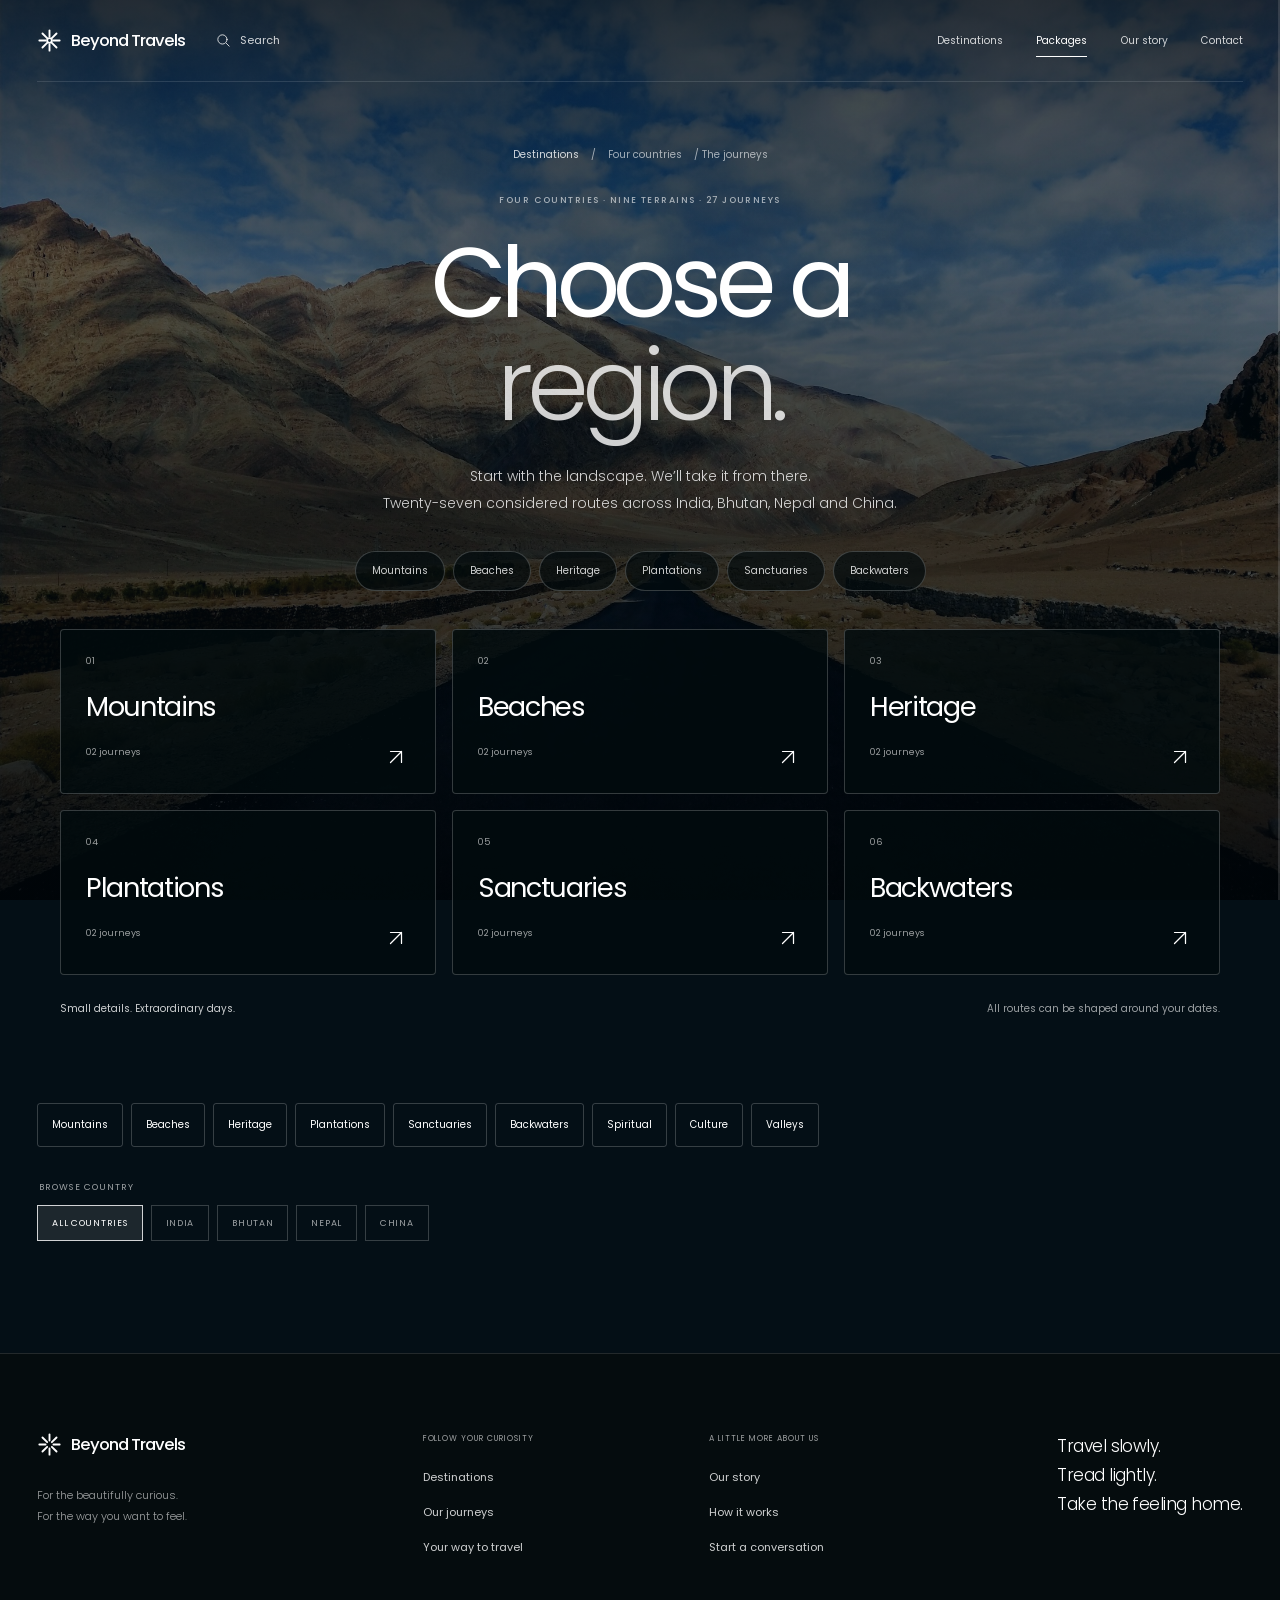
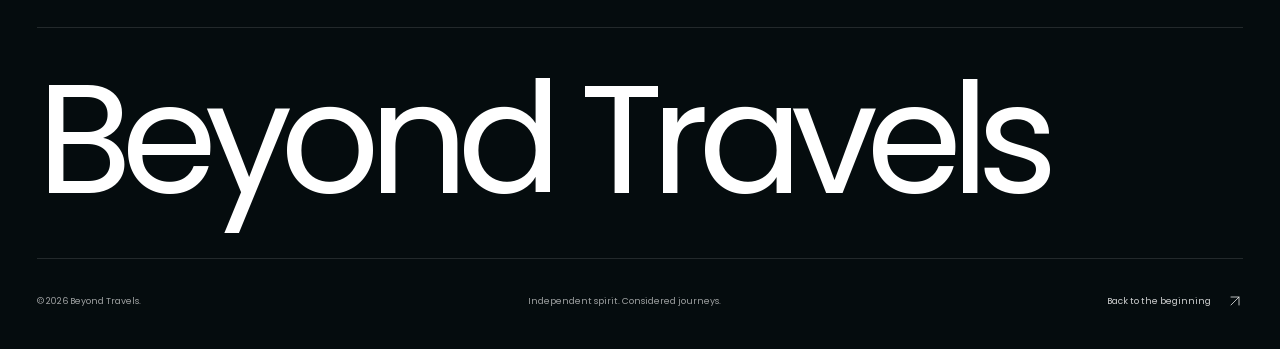
<file: packages.html>
<!doctype html>
<html lang="en">
<head>
  <meta charset="utf-8">
  <meta name="viewport" content="width=device-width, initial-scale=1">
  <meta name="theme-color" content="#101c23">
  <meta name="description" content="Twelve India holidays across mountains, beaches, heritage, plantations, wildlife and backwaters. Refine by travel style, budget, duration and transport.">
  <meta property="og:type" content="website">
  <meta property="og:title" content="Journeys through India — Beyond Travels">
  <meta property="og:description" content="Twelve India holidays across mountains, beaches, heritage, plantations, wildlife and backwaters. Refine by travel style, budget, duration and transport.">
  <meta property="og:image" content="images/in-ladakh-roadtrip.jpg">
  <meta property="og:image:alt" content="An open road through the mountain valleys of Ladakh, India">
  <title>Journeys through India — Beyond Travels</title>
  <link rel="icon" href="data:image/svg+xml,%3Csvg xmlns='http://www.w3.org/2000/svg' viewBox='0 0 64 64'%3E%3Crect width='64' height='64' rx='14' fill='%23101c23'/%3E%3Cpath d='M32 10v14m0 16v14M10 32h14m16 0h14M16 16l10 10m12 12 10 10M16 48l10-10m12-12 10-10' fill='none' stroke='white' stroke-width='4'/%3E%3C/svg%3E">
  <link rel="preconnect" href="https://fonts.googleapis.com">
  <link rel="preconnect" href="https://fonts.gstatic.com" crossorigin>
  <link href="https://fonts.googleapis.com/css2?family=Poppins:wght@300;400;500;600;700&amp;display=swap" rel="stylesheet">
  <link rel="stylesheet" href="style.css">
  
</head>
<body class="phase3-page page-catalog">
<a class="skip-link" href="#main">Skip to content</a>
  <svg class="svg-library" aria-hidden="true" xmlns="http://www.w3.org/2000/svg"><defs>
    <symbol id="icon-arrow" viewBox="0 0 24 24"><path d="M5 12h14m-6-6 6 6-6 6"/></symbol>
    <symbol id="icon-northeast" viewBox="0 0 24 24"><path d="M6 18 18 6M6 6h12v12"/></symbol>
    <symbol id="icon-spark" viewBox="0 0 32 32"><path d="M16 3v8m0 10v8M3 16h8m10 0h8M7 7l6 6m6 6 6 6M7 25l6-6m6-6 6-6"/></symbol>
    <symbol id="icon-quote" viewBox="0 0 40 32"><path d="M3 28V16C3 8 8 3 16 3v5c-5 0-7 3-7 7h8v13H3Zm21 0V16c0-8 5-13 13-13v5c-5 0-7 3-7 7h8v13H24Z"/></symbol>
  <symbol id="icon-lock" viewBox="0 0 24 24"><rect x="5" y="10" width="14" height="11" rx="2"/><path d="M8 10V7a4 4 0 0 1 8 0v3m-4 5v2"/></symbol><symbol id="icon-car" viewBox="0 0 24 24"><path d="m4 10 2-5h12l2 5m-16 0h16v8H4zM6 18v2m12-2v2M7 14h1m8 0h1"/></symbol><symbol id="icon-bus" viewBox="0 0 24 24"><rect x="5" y="3" width="14" height="17" rx="3"/><path d="M5 11h14M8 7h8M8 15h1m6 0h1M8 20v2m8-2v2"/></symbol><symbol id="icon-train" viewBox="0 0 24 24"><rect x="6" y="3" width="12" height="16" rx="3"/><path d="M6 11h12M9 7h6M9 15h1m4 0h1M9 19l-3 3m9-3 3 3M8 21h8"/></symbol><symbol id="icon-flight" viewBox="0 0 24 24"><path d="m3 12 7 2 5 7 2-1-2-7 6-7c1-2-1-4-3-3l-7 6-7-2-1 2 6 3-4 3-2-1z"/></symbol><symbol id="icon-trek" viewBox="0 0 24 24"><circle cx="13" cy="4" r="2"/><path d="m11 8-3 6 5 3 2 5m-6-8-4 8m6-14 5 5h4m-1-3v12M7 8l-2 5"/></symbol><symbol id="icon-self-drive" viewBox="0 0 24 24"><circle cx="12" cy="12" r="9"/><circle cx="12" cy="12" r="2"/><path d="M3 10h7m4 0h7m-9 4v7"/></symbol><symbol id="icon-boat" viewBox="0 0 24 24"><path d="m3 13 9-4 9 4-3 6H6zM7 11V6h10v5M12 2v7M2 22l4-1 6 1 6-1 4 1"/></symbol><symbol id="icon-mountains" viewBox="0 0 24 24"><path d="m2 20 7-14 5 8 3-5 5 11H2Zm4-8 3 2 3-3"/></symbol><symbol id="icon-calendar" viewBox="0 0 24 24"><rect x="4" y="5" width="16" height="16" rx="2"/><path d="M8 2v6m8-6v6M4 11h16m-12 4h1m3 0h1m3 0h1"/></symbol><symbol id="icon-clock" viewBox="0 0 24 24"><circle cx="12" cy="12" r="9"/><path d="M12 6v6l4 2"/></symbol><symbol id="icon-reset" viewBox="0 0 24 24"><path d="M4 10a8 8 0 1 1 1 8M4 4v6h6"/></symbol></defs></svg>
<div class="world p3-world" aria-hidden="true"><div class="bg p3-bg p3-bg--default"></div><div class="bg p3-bg p3-bg--mountains"></div><div class="bg p3-bg p3-bg--beaches"></div><div class="bg p3-bg p3-bg--heritage"></div><div class="bg p3-bg p3-bg--plantations"></div><div class="bg p3-bg p3-bg--sanctuary"></div><div class="bg p3-bg p3-bg--backwaters"></div><div class="p3-world-scrim"></div></div>
  <header class="site-header container"><a class="brand" href="index.html" aria-label="Beyond Travels home"><svg viewBox="0 0 32 32" width="25" height="25" aria-hidden="true"><path d="M16 3v8m0 10v8M3 16h8m10 0h8M7 7l6 6m6 6 6 6M7 25l6-6m6-6 6-6"/><circle cx="16" cy="16" r="3"/></svg><span>Beyond Travels</span></a><a class="site-search" href="destinations.html#choose-country"><svg viewBox="0 0 24 24" width="17" height="17" aria-hidden="true"><circle cx="10.5" cy="10.5" r="6.5"/><path d="m16 16 4 4"/></svg><span>Search</span></a><nav class="desktop-nav" aria-label="Main navigation"><a href="destinations.html">Destinations</a><a href="packages.html" aria-current="page">Packages</a><a href="about.html">Our story</a><a href="contact.html">Contact</a></nav><details class="mobile-menu"><summary aria-label="Open navigation"><span></span><span></span></summary><nav aria-label="Mobile navigation"><a href="destinations.html">Destinations</a><a href="packages.html" aria-current="page">Packages</a><a href="about.html">Our story</a><a href="contact.html">Contact</a></nav></details></header>
<main id="main"><section class="p3-catalog-opening" aria-labelledby="catalog-title"><div class="container"><p class="p3-breadcrumb"><a href="destinations.html">Destinations</a><span aria-hidden="true">/</span>Four countries<span class="p3-active-breadcrumb" aria-hidden="true">/ The journeys</span></p><p class="section-kicker">FOUR COUNTRIES · NINE TERRAINS · 27 JOURNEYS</p><h1 id="catalog-title"><span class="p3-catalog-default-title">Choose a<br><span class="soft">region.</span></span><span class="p3-catalog-region-title p3-title--mountains">Mountains.<br><span class="soft">A little more perspective.</span></span><span class="p3-catalog-region-title p3-title--beaches">Beaches.<br><span class="soft">Let the tide set the pace.</span></span><span class="p3-catalog-region-title p3-title--heritage">Heritage.<br><span class="soft">Stay for the stories.</span></span><span class="p3-catalog-region-title p3-title--plantations">Plantations.<br><span class="soft">Let the world steep.</span></span><span class="p3-catalog-region-title p3-title--sanctuary">Sanctuaries.<br><span class="soft">Be still. The forest is listening.</span></span><span class="p3-catalog-region-title p3-title--backwaters">Backwaters.<br><span class="soft">Watch the shore go by.</span></span></h1><p class="p3-catalog-default-description p3-lead">Start with the landscape. We’ll take it from there.<br> Twenty-seven considered routes across India, Bhutan, Nepal and China.</p><p class="p3-catalog-region-description p3-description--mountains">High passes, pine-scented trails and skies that make room for a slower thought.</p><p class="p3-catalog-region-description p3-description--beaches">A ferry across blue water, a beach road with no hurry, and another evening outside.</p><p class="p3-catalog-region-description p3-description--heritage">Look past the postcard: old-city lanes, quiet courtyards and stone warmed by the afternoon.</p><p class="p3-catalog-region-description p3-description--plantations">Tea before breakfast. Coffee beneath a canopy. Enough time to notice the mist lifting.</p><p class="p3-catalog-region-description p3-description--sanctuary">First-light drives, bird calls and the delicious uncertainty of what might step into view.</p><p class="p3-catalog-region-description p3-description--backwaters">Palm shadows on the water, a meal cooked on board, and a day measured in passing boats.</p><nav class="p3-region-tabs" aria-label="India regions"><a href="#india-mountains" class="p3-tab--mountains">Mountains</a><a href="#india-beaches" class="p3-tab--beaches">Beaches</a><a href="#india-heritage" class="p3-tab--heritage">Heritage</a><a href="#india-plantations" class="p3-tab--plantations">Plantations</a><a href="#india-sanctuary" class="p3-tab--sanctuary">Sanctuaries</a><a href="#india-backwaters" class="p3-tab--backwaters">Backwaters</a></nav></div></section><section class="p3-catalog-splash" aria-labelledby="splash-title"><div class="container"><h2 id="splash-title" class="sr-only">Choose a region across four countries</h2><div class="p3-splash-regions"><a href="#india-mountains"><span>01</span><strong>Mountains</strong><small>02 journeys</small><svg class="icon" width="22" height="22" aria-hidden="true"><use href="#icon-northeast"/></svg></a><a href="#india-beaches"><span>02</span><strong>Beaches</strong><small>02 journeys</small><svg class="icon" width="22" height="22" aria-hidden="true"><use href="#icon-northeast"/></svg></a><a href="#india-heritage"><span>03</span><strong>Heritage</strong><small>02 journeys</small><svg class="icon" width="22" height="22" aria-hidden="true"><use href="#icon-northeast"/></svg></a><a href="#india-plantations"><span>04</span><strong>Plantations</strong><small>02 journeys</small><svg class="icon" width="22" height="22" aria-hidden="true"><use href="#icon-northeast"/></svg></a><a href="#india-sanctuary"><span>05</span><strong>Sanctuaries</strong><small>02 journeys</small><svg class="icon" width="22" height="22" aria-hidden="true"><use href="#icon-northeast"/></svg></a><a href="#india-backwaters"><span>06</span><strong>Backwaters</strong><small>02 journeys</small><svg class="icon" width="22" height="22" aria-hidden="true"><use href="#icon-northeast"/></svg></a></div><p class="p3-splash-note">Small details. Extraordinary days. <span>All routes can be shaped around your dates.</span></p></div></section><form class="p3-catalog-filters glass" id="catalog-filters" aria-label="Refine India packages"><div class="p3-filter-fields"><details name="catalog-menu" class="p3-filter-group" name="catalog-filters"><summary><span class="p3-filter-label">Travelling as</span><span class="p3-filter-value"><span class="p3-summary-traveler-all">All travellers</span><span class="p3-summary-traveler-families">Families</span><span class="p3-summary-traveler-honeymooners">Honeymooners</span><span class="p3-summary-traveler-backpackers">Backpackers</span><span class="p3-summary-traveler-luxury">Luxury</span><span class="p3-summary-traveler-solo">Solo</span></span><svg class="icon" width="16" height="16" aria-hidden="true"><use href="#icon-northeast"/></svg></summary><fieldset class="p3-filter-panel"><legend>Travelling as</legend><label class="p3-filter-option"><input type="radio" name="p3-traveler" id="p3-traveler-all" value="all" checked><span>All travellers</span><span class="p3-radio-dot" aria-hidden="true"></span></label><label class="p3-filter-option"><input type="radio" name="p3-traveler" id="p3-traveler-families" value="families" ><span>Families</span><span class="p3-radio-dot" aria-hidden="true"></span></label><label class="p3-filter-option"><input type="radio" name="p3-traveler" id="p3-traveler-honeymooners" value="honeymooners" ><span>Honeymooners</span><span class="p3-radio-dot" aria-hidden="true"></span></label><label class="p3-filter-option"><input type="radio" name="p3-traveler" id="p3-traveler-backpackers" value="backpackers" ><span>Backpackers</span><span class="p3-radio-dot" aria-hidden="true"></span></label><label class="p3-filter-option"><input type="radio" name="p3-traveler" id="p3-traveler-luxury" value="luxury" ><span>Luxury</span><span class="p3-radio-dot" aria-hidden="true"></span></label><label class="p3-filter-option"><input type="radio" name="p3-traveler" id="p3-traveler-solo" value="solo" ><span>Solo</span><span class="p3-radio-dot" aria-hidden="true"></span></label></fieldset></details><details name="catalog-menu" class="p3-filter-group" name="catalog-filters"><summary><span class="p3-filter-label">Budget / person</span><span class="p3-filter-value"><span class="p3-summary-budget-all">Any budget</span><span class="p3-summary-budget-budget">Under $750</span><span class="p3-summary-budget-comfort">$750–1,500</span><span class="p3-summary-budget-premium">$1,500+</span></span><svg class="icon" width="16" height="16" aria-hidden="true"><use href="#icon-northeast"/></svg></summary><fieldset class="p3-filter-panel"><legend>Budget / person</legend><label class="p3-filter-option"><input type="radio" name="p3-budget" id="p3-budget-all" value="all" checked><span>Any budget</span><span class="p3-radio-dot" aria-hidden="true"></span></label><label class="p3-filter-option"><input type="radio" name="p3-budget" id="p3-budget-budget" value="budget" ><span>Under $750</span><span class="p3-radio-dot" aria-hidden="true"></span></label><label class="p3-filter-option"><input type="radio" name="p3-budget" id="p3-budget-comfort" value="comfort" ><span>$750–1,500</span><span class="p3-radio-dot" aria-hidden="true"></span></label><label class="p3-filter-option"><input type="radio" name="p3-budget" id="p3-budget-premium" value="premium" ><span>$1,500+</span><span class="p3-radio-dot" aria-hidden="true"></span></label></fieldset></details><details name="catalog-menu" class="p3-filter-group" name="catalog-filters"><summary><span class="p3-filter-label">Duration</span><span class="p3-filter-value"><span class="p3-summary-duration-all">Any length</span><span class="p3-summary-duration-1-3">1–3 days</span><span class="p3-summary-duration-4-7">4–7 days</span><span class="p3-summary-duration-8-plus">8+ days</span></span><svg class="icon" width="16" height="16" aria-hidden="true"><use href="#icon-northeast"/></svg></summary><fieldset class="p3-filter-panel"><legend>Duration</legend><label class="p3-filter-option"><input type="radio" name="p3-duration" id="p3-duration-all" value="all" checked><span>Any length</span><span class="p3-radio-dot" aria-hidden="true"></span></label><label class="p3-filter-option"><input type="radio" name="p3-duration" id="p3-duration-1-3" value="1-3" ><span>1–3 days</span><span class="p3-radio-dot" aria-hidden="true"></span></label><label class="p3-filter-option"><input type="radio" name="p3-duration" id="p3-duration-4-7" value="4-7" ><span>4–7 days</span><span class="p3-radio-dot" aria-hidden="true"></span></label><label class="p3-filter-option"><input type="radio" name="p3-duration" id="p3-duration-8-plus" value="8-plus" ><span>8+ days</span><span class="p3-radio-dot" aria-hidden="true"></span></label></fieldset></details><details name="catalog-menu" class="p3-filter-group" name="catalog-filters"><summary><span class="p3-filter-label">Getting around</span><span class="p3-filter-value"><span class="p3-summary-transport-all">Any transport</span><span class="p3-summary-transport-private-car">Private car</span><span class="p3-summary-transport-bus">Bus/coach</span><span class="p3-summary-transport-train">Train</span><span class="p3-summary-transport-flight">Flight</span><span class="p3-summary-transport-trek">Trek</span><span class="p3-summary-transport-self-drive">Self-drive</span><span class="p3-summary-transport-boat">Boat</span><span class="p3-summary-transport-ferry">Ferry</span></span><svg class="icon" width="16" height="16" aria-hidden="true"><use href="#icon-northeast"/></svg></summary><fieldset class="p3-filter-panel"><legend>Getting around</legend><label class="p3-filter-option"><input type="radio" name="p3-transport" id="p3-transport-all" value="all" checked><span>Any transport</span><span class="p3-radio-dot" aria-hidden="true"></span></label><label class="p3-filter-option"><input type="radio" name="p3-transport" id="p3-transport-private-car" value="private-car" ><span>Private car</span><span class="p3-radio-dot" aria-hidden="true"></span></label><label class="p3-filter-option"><input type="radio" name="p3-transport" id="p3-transport-bus" value="bus" ><span>Bus/coach</span><span class="p3-radio-dot" aria-hidden="true"></span></label><label class="p3-filter-option"><input type="radio" name="p3-transport" id="p3-transport-train" value="train" ><span>Train</span><span class="p3-radio-dot" aria-hidden="true"></span></label><label class="p3-filter-option"><input type="radio" name="p3-transport" id="p3-transport-flight" value="flight" ><span>Flight</span><span class="p3-radio-dot" aria-hidden="true"></span></label><label class="p3-filter-option"><input type="radio" name="p3-transport" id="p3-transport-trek" value="trek" ><span>Trek</span><span class="p3-radio-dot" aria-hidden="true"></span></label><label class="p3-filter-option"><input type="radio" name="p3-transport" id="p3-transport-self-drive" value="self-drive" ><span>Self-drive</span><span class="p3-radio-dot" aria-hidden="true"></span></label><label class="p3-filter-option"><input type="radio" name="p3-transport" id="p3-transport-boat" value="boat" ><span>Boat</span><span class="p3-radio-dot" aria-hidden="true"></span></label><label class="p3-filter-option"><input type="radio" name="p3-transport" id="p3-transport-ferry" value="ferry" ><span>Ferry</span><span class="p3-radio-dot" aria-hidden="true"></span></label><p class="p3-filter-footnote">Flight-inclusive routes are not in this land-only collection.</p></fieldset></details></div><button type="reset" class="p3-filter-reset"><svg class="icon" width="17" height="17" aria-hidden="true"><use href="#icon-reset"/></svg><span>Reset filters</span></button></form><div class="p3-catalog-results container"><section class="package-region" id="india-mountains" aria-labelledby="packages-mountains-title"><div class="p3-region-results-heading"><div><p class="section-kicker">LADAKH · HIMACHAL · SIKKIM</p><h2 id="packages-mountains-title">Mountains, your way.</h2></div><p>02 routes in this collection</p></div><div class="p3-package-grid"><article class="journey-ticket package-card" data-country="india" data-package="in-ladakh-roadtrip" data-traveler="families backpackers solo" data-budget="budget" data-duration="4-7" data-transport="private-car" data-days="7" data-price="740"><div class="ticket-image"><img src="images/in-ladakh-roadtrip.jpg" alt="An open road through Ladakh’s broad mountain valley" width="2200" height="1650" loading="lazy" decoding="async"><svg class="p3-country-stamp" viewBox="0 0 85 42" role="img" aria-label="India"><rect x="3" y="3" width="79" height="36" rx="2"/><rect x="6" y="6" width="73" height="30" rx="1" stroke-dasharray="2 3"/><text x="42.5" y="27" text-anchor="middle">INDIA</text></svg><span class="ticket-number">MOUNTAINS</span></div><div class="ticket-body"><p class="ticket-eyebrow">LEH · NUBRA · PANGONG</p><h3>The high-road feeling.</h3><p>Two easy nights in Leh before the high passes, apricot villages and Pangong’s changing blues. A private-SUV loop with time to acclimatize.</p><div class="p3-travel-leg"><svg class="icon" width="17" height="17" aria-hidden="true"><use href="#icon-clock"/></svg><span><strong>Leh → Nubra</strong>5–6 h · approx. 120 km by SUV</span></div><ul class="p3-transport-tags" aria-label="Included transport"><li><svg class="icon" width="16" height="16" aria-hidden="true"><use href="#icon-car"/></svg>Private car</li></ul><ul class="ticket-inclusions" aria-label="Included in the starting price"><li>6 nights & breakfast</li><li>Private SUV & driver</li><li>Local guiding & permits</li></ul><ul class="p3-traveler-tags" aria-label="Suited to"><li>Families</li><li>Backpackers</li><li>Solo</li></ul><p class="p3-package-note">Families: ages 12+; two acclimatization nights included.</p><p class="p3-package-season"><svg class="icon" width="15" height="15" aria-hidden="true"><use href="#icon-calendar"/></svg> Best season: May–Sep</p></div><div class="ticket-stub"><p class="ticket-duration"><strong>07</strong><span>days<br>6 nights</span></p><p class="ticket-price"><span>from / person</span><strong>$740</strong><small>approx. ₹62,000</small></p><a class="p3-package-link" href="package.html#in-ladakh-roadtrip" aria-label="View The high-road feeling package">View package <svg class="icon" width="20" height="20" aria-hidden="true"><use href="#icon-northeast"/></svg></a></div></article><article class="journey-ticket package-card" data-country="india" data-package="in-triund-trail-days" data-traveler="backpackers solo" data-budget="budget" data-duration="1-3" data-transport="bus trek" data-days="3" data-price="220"><div class="ticket-image"><img src="images/in-triund-trail-days.jpg" alt="A Himalayan ridgeline and mountain pool, illustrating the walking collection" width="1800" height="1350" loading="lazy" decoding="async"><svg class="p3-country-stamp" viewBox="0 0 85 42" role="img" aria-label="India"><rect x="3" y="3" width="79" height="36" rx="2"/><rect x="6" y="6" width="73" height="30" rx="1" stroke-dasharray="2 3"/><text x="42.5" y="27" text-anchor="middle">INDIA</text></svg><span class="ticket-number">MOUNTAINS</span></div><div class="ticket-body"><p class="ticket-eyebrow">DHARAMSHALA · DHARAMKOT · TRIUND</p><h3>A trail above the everyday.</h3><p>Stay in a village homestay, share a trailhead transfer and walk through oak and deodar to Triund. Return to Dharamkot for a hot supper.</p><div class="p3-travel-leg"><svg class="icon" width="17" height="17" aria-hidden="true"><use href="#icon-clock"/></svg><span><strong>Gallu trailhead → Triund</strong>4–5 h ascent · approx. 9 km on foot</span></div><ul class="p3-transport-tags" aria-label="Included transport"><li><svg class="icon" width="16" height="16" aria-hidden="true"><use href="#icon-bus"/></svg>Bus/coach</li><li><svg class="icon" width="16" height="16" aria-hidden="true"><use href="#icon-trek"/></svg>Trek</li></ul><ul class="ticket-inclusions" aria-label="Included in the starting price"><li>2 homestay nights</li><li>Guided day trek & lunch</li><li>Shared local transfers</li></ul><ul class="p3-traveler-tags" aria-label="Suited to"><li>Backpackers</li><li>Solo</li></ul><p class="p3-package-note">A moderate day walk; overnight stays are in the village.</p><p class="p3-package-season"><svg class="icon" width="15" height="15" aria-hidden="true"><use href="#icon-calendar"/></svg> Best season: Mar–Jun · Sep–Nov</p></div><div class="ticket-stub"><p class="ticket-duration"><strong>03</strong><span>days<br>2 nights</span></p><p class="ticket-price"><span>from / person</span><strong>$220</strong><small>approx. ₹18,000</small></p><a class="p3-package-link" href="package.html#in-triund-trail-days" aria-label="View A trail above the everyday package">View package <svg class="icon" width="20" height="20" aria-hidden="true"><use href="#icon-northeast"/></svg></a></div></article><div class="final-empty"><h3>No route fits that combination.</h3><p>Try another country, budget, duration or way of travelling.</p><button class="p3-filter-reset" type="reset" form="catalog-filters">Reset all filters</button></div></div><a class="text-link p3-change-terrain" href="destinations.html#india">Choose another terrain <svg class="icon" width="19" height="19" aria-hidden="true"><use href="#icon-arrow"/></svg></a></section><section class="package-region" id="india-beaches" aria-labelledby="packages-beaches-title"><div class="p3-region-results-heading"><div><p class="section-kicker">ANDAMAN · GOA</p><h2 id="packages-beaches-title">Beaches, your way.</h2></div><p>02 routes in this collection</p></div><div class="p3-package-grid"><article class="journey-ticket package-card" data-country="india" data-package="in-andaman-island-days" data-traveler="families honeymooners" data-budget="comfort" data-duration="4-7" data-transport="private-car ferry" data-days="6" data-price="890"><div class="ticket-image"><img src="images/in-andaman-island-days.jpg" alt="Turquoise water along the forest-fringed beach in Andaman" width="2200" height="1650" loading="lazy" decoding="async"><svg class="p3-country-stamp" viewBox="0 0 85 42" role="img" aria-label="India"><rect x="3" y="3" width="79" height="36" rx="2"/><rect x="6" y="6" width="73" height="30" rx="1" stroke-dasharray="2 3"/><text x="42.5" y="27" text-anchor="middle">INDIA</text></svg><span class="ticket-number">BEACHES</span></div><div class="ticket-body"><p class="ticket-eyebrow">PORT BLAIR · SWARAJ DWEEP · SHAHEED DWEEP</p><h3>A few shades of blue.</h3><p>Island ferries, beachside mornings and one guided snorkelling outing when the sea allows. Five nights spread across three very different shores.</p><div class="p3-travel-leg"><svg class="icon" width="17" height="17" aria-hidden="true"><use href="#icon-clock"/></svg><span><strong>Port Blair → Swaraj Dweep</strong>1.5–2 h by fast ferry · sea dependent</span></div><ul class="p3-transport-tags" aria-label="Included transport"><li><svg class="icon" width="16" height="16" aria-hidden="true"><use href="#icon-car"/></svg>Private car</li><li><svg class="icon" width="16" height="16" aria-hidden="true"><use href="#icon-boat"/></svg>Ferry</li></ul><ul class="ticket-inclusions" aria-label="Included in the starting price"><li>5 nights & breakfast</li><li>Inter-island ferries</li><li>Transfers & reef outing</li></ul><ul class="p3-traveler-tags" aria-label="Suited to"><li>Families</li><li>Honeymooners</li></ul><p class="p3-package-note">Arrival flights and scuba diving are extra.</p><p class="p3-package-season"><svg class="icon" width="15" height="15" aria-hidden="true"><use href="#icon-calendar"/></svg> Best season: Oct–May</p></div><div class="ticket-stub"><p class="ticket-duration"><strong>06</strong><span>days<br>5 nights</span></p><p class="ticket-price"><span>from / person</span><strong>$890</strong><small>approx. ₹75,000</small></p><a class="p3-package-link" href="package.html#in-andaman-island-days" aria-label="View A few shades of blue package">View package <svg class="icon" width="20" height="20" aria-hidden="true"><use href="#icon-northeast"/></svg></a></div></article><article class="journey-ticket package-card" data-country="india" data-package="in-goa-slow-shores" data-traveler="honeymooners backpackers solo" data-budget="budget" data-duration="4-7" data-transport="self-drive" data-days="4" data-price="360"><div class="ticket-image"><img src="images/in-goa-slow-shores.jpg" alt="Colourful beach huts and fishing boats at Palolem" width="1800" height="1200" loading="lazy" decoding="async"><svg class="p3-country-stamp" viewBox="0 0 85 42" role="img" aria-label="India"><rect x="3" y="3" width="79" height="36" rx="2"/><rect x="6" y="6" width="73" height="30" rx="1" stroke-dasharray="2 3"/><text x="42.5" y="27" text-anchor="middle">INDIA</text></svg><span class="ticket-number">BEACHES</span></div><div class="ticket-body"><p class="ticket-eyebrow">DABOLIM · PALOLEM · AGONDA</p><h3>Take the coastal road.</h3><p>A small south-Goa stay and a rental car for finding your own stretch of sand. Trade a packed schedule for beach cafés and long, unhurried evenings.</p><div class="p3-travel-leg"><svg class="icon" width="17" height="17" aria-hidden="true"><use href="#icon-clock"/></svg><span><strong>Dabolim → Palolem</strong>1.5–2 h · approx. 65 km by car</span></div><ul class="p3-transport-tags" aria-label="Included transport"><li><svg class="icon" width="16" height="16" aria-hidden="true"><use href="#icon-self-drive"/></svg>Self-drive</li></ul><ul class="ticket-inclusions" aria-label="Included in the starting price"><li>3 guesthouse nights</li><li>4-day compact-car rental</li><li>Breakfast & route notes</li></ul><ul class="p3-traveler-tags" aria-label="Suited to"><li>Honeymooners</li><li>Backpackers</li><li>Solo</li></ul><p class="p3-package-note">Fuel, refundable rental deposit and parking are extra.</p><p class="p3-package-season"><svg class="icon" width="15" height="15" aria-hidden="true"><use href="#icon-calendar"/></svg> Best season: Nov–Apr</p></div><div class="ticket-stub"><p class="ticket-duration"><strong>04</strong><span>days<br>3 nights</span></p><p class="ticket-price"><span>from / person</span><strong>$360</strong><small>approx. ₹30,000</small></p><a class="p3-package-link" href="package.html#in-goa-slow-shores" aria-label="View Take the coastal road package">View package <svg class="icon" width="20" height="20" aria-hidden="true"><use href="#icon-northeast"/></svg></a></div></article><div class="final-empty"><h3>No route fits that combination.</h3><p>Try another country, budget, duration or way of travelling.</p><button class="p3-filter-reset" type="reset" form="catalog-filters">Reset all filters</button></div></div><a class="text-link p3-change-terrain" href="destinations.html#india">Choose another terrain <svg class="icon" width="19" height="19" aria-hidden="true"><use href="#icon-arrow"/></svg></a></section><section class="package-region" id="india-heritage" aria-labelledby="packages-heritage-title"><div class="p3-region-results-heading"><div><p class="section-kicker">RAJASTHAN · HAMPI · VARANASI</p><h2 id="packages-heritage-title">Heritage, your way.</h2></div><p>02 routes in this collection</p></div><div class="p3-package-grid"><article class="journey-ticket package-card" data-country="india" data-package="in-rajasthan-slow-roads" data-traveler="families backpackers solo" data-budget="budget" data-duration="8-plus" data-transport="private-car" data-days="8" data-price="690"><div class="ticket-image"><img src="images/in-rajasthan-slow-roads.jpg" alt="The honeycomb facade of Hawa Mahal in Jaipur" width="2200" height="1467" loading="lazy" decoding="async"><svg class="p3-country-stamp" viewBox="0 0 85 42" role="img" aria-label="India"><rect x="3" y="3" width="79" height="36" rx="2"/><rect x="6" y="6" width="73" height="30" rx="1" stroke-dasharray="2 3"/><text x="42.5" y="27" text-anchor="middle">INDIA</text></svg><span class="ticket-number">HERITAGE</span></div><div class="ticket-body"><p class="ticket-eyebrow">JAIPUR · JODHPUR · UDAIPUR</p><h3>Stay for the stories.</h3><p>Haveli guesthouses, a private car between cities, and guided walks beyond the main gates. Eight days to let the pink, blue and lakeside cities unfold.</p><div class="p3-travel-leg"><svg class="icon" width="17" height="17" aria-hidden="true"><use href="#icon-clock"/></svg><span><strong>Jaipur → Jodhpur</strong>6–7 h · approx. 340 km by car</span></div><ul class="p3-transport-tags" aria-label="Included transport"><li><svg class="icon" width="16" height="16" aria-hidden="true"><use href="#icon-car"/></svg>Private car</li></ul><ul class="ticket-inclusions" aria-label="Included in the starting price"><li>7 nights & breakfast</li><li>Private car & driver</li><li>Three guided city walks</li></ul><ul class="p3-traveler-tags" aria-label="Suited to"><li>Families</li><li>Backpackers</li><li>Solo</li></ul><p class="p3-package-note">Monument tickets and meals beyond breakfast are extra.</p><p class="p3-package-season"><svg class="icon" width="15" height="15" aria-hidden="true"><use href="#icon-calendar"/></svg> Best season: Oct–Mar</p></div><div class="ticket-stub"><p class="ticket-duration"><strong>08</strong><span>days<br>7 nights</span></p><p class="ticket-price"><span>from / person</span><strong>$690</strong><small>approx. ₹58,000</small></p><a class="p3-package-link" href="package.html#in-rajasthan-slow-roads" aria-label="View Stay for the stories package">View package <svg class="icon" width="20" height="20" aria-hidden="true"><use href="#icon-northeast"/></svg></a></div></article><article class="journey-ticket package-card" data-country="india" data-package="in-hampi-stone-stories" data-traveler="families backpackers solo" data-budget="budget" data-duration="1-3" data-transport="train private-car" data-days="3" data-price="260"><div class="ticket-image"><img src="images/in-hampi-stone-stories.jpg" alt="Hampi’s temple complex among the surrounding granite boulders" width="1800" height="1350" loading="lazy" decoding="async"><svg class="p3-country-stamp" viewBox="0 0 85 42" role="img" aria-label="India"><rect x="3" y="3" width="79" height="36" rx="2"/><rect x="6" y="6" width="73" height="30" rx="1" stroke-dasharray="2 3"/><text x="42.5" y="27" text-anchor="middle">INDIA</text></svg><span class="ticket-number">HERITAGE</span></div><div class="ticket-body"><p class="ticket-eyebrow">BENGALURU · HOSAPETE · HAMPI</p><h3>A city written in stone.</h3><p>Take the day train into boulder country, then spend a full day with a local guide among temple courtyards and the old royal enclosure.</p><div class="p3-travel-leg"><svg class="icon" width="17" height="17" aria-hidden="true"><use href="#icon-clock"/></svg><span><strong>Bengaluru → Hosapete</strong>8–10 h by train · service dependent</span></div><ul class="p3-transport-tags" aria-label="Included transport"><li><svg class="icon" width="16" height="16" aria-hidden="true"><use href="#icon-train"/></svg>Train</li><li><svg class="icon" width="16" height="16" aria-hidden="true"><use href="#icon-car"/></svg>Private car</li></ul><ul class="ticket-inclusions" aria-label="Included in the starting price"><li>2 guesthouse nights</li><li>Return standard rail fares</li><li>Local transfers & guide</li></ul><ul class="p3-traveler-tags" aria-label="Suited to"><li>Families</li><li>Backpackers</li><li>Solo</li></ul><p class="p3-package-note">Begins and ends in Bengaluru; train seats are subject to availability.</p><p class="p3-package-season"><svg class="icon" width="15" height="15" aria-hidden="true"><use href="#icon-calendar"/></svg> Best season: Nov–Feb</p></div><div class="ticket-stub"><p class="ticket-duration"><strong>03</strong><span>days<br>2 nights</span></p><p class="ticket-price"><span>from / person</span><strong>$260</strong><small>approx. ₹22,000</small></p><a class="p3-package-link" href="package.html#in-hampi-stone-stories" aria-label="View A city written in stone package">View package <svg class="icon" width="20" height="20" aria-hidden="true"><use href="#icon-northeast"/></svg></a></div></article><div class="final-empty"><h3>No route fits that combination.</h3><p>Try another country, budget, duration or way of travelling.</p><button class="p3-filter-reset" type="reset" form="catalog-filters">Reset all filters</button></div></div><a class="text-link p3-change-terrain" href="destinations.html#india">Choose another terrain <svg class="icon" width="19" height="19" aria-hidden="true"><use href="#icon-arrow"/></svg></a></section><section class="package-region" id="india-plantations" aria-labelledby="packages-plantations-title"><div class="p3-region-results-heading"><div><p class="section-kicker">MUNNAR TEA · COORG COFFEE</p><h2 id="packages-plantations-title">Plantations, your way.</h2></div><p>02 routes in this collection</p></div><div class="p3-package-grid"><article class="journey-ticket package-card" data-country="india" data-package="in-munnar-tea-trails" data-traveler="families honeymooners solo" data-budget="budget" data-duration="4-7" data-transport="private-car" data-days="4" data-price="420"><div class="ticket-image"><img src="images/in-munnar-tea-trails.jpg" alt="Rows of green tea plants following the slopes of Munnar" width="2200" height="1650" loading="lazy" decoding="async"><svg class="p3-country-stamp" viewBox="0 0 85 42" role="img" aria-label="India"><rect x="3" y="3" width="79" height="36" rx="2"/><rect x="6" y="6" width="73" height="30" rx="1" stroke-dasharray="2 3"/><text x="42.5" y="27" text-anchor="middle">INDIA</text></svg><span class="ticket-number">PLANTATIONS</span></div><div class="ticket-body"><p class="ticket-eyebrow">KOCHI · MUNNAR · THE TEA HILLS</p><h3>Let the world steep.</h3><p>A hillside stay, a guided estate walk and no rush over breakfast. Four days for tea, mist and the changing folds of the Western Ghats.</p><div class="p3-travel-leg"><svg class="icon" width="17" height="17" aria-hidden="true"><use href="#icon-clock"/></svg><span><strong>Kochi → Munnar</strong>4–4.5 h · approx. 130 km by car</span></div><ul class="p3-transport-tags" aria-label="Included transport"><li><svg class="icon" width="16" height="16" aria-hidden="true"><use href="#icon-car"/></svg>Private car</li></ul><ul class="ticket-inclusions" aria-label="Included in the starting price"><li>3 nights & breakfast</li><li>Private return transfers</li><li>Tea-estate walk & tasting</li></ul><ul class="p3-traveler-tags" aria-label="Suited to"><li>Families</li><li>Honeymooners</li><li>Solo</li></ul><p class="p3-package-note">Garden access can change with weather and estate operations.</p><p class="p3-package-season"><svg class="icon" width="15" height="15" aria-hidden="true"><use href="#icon-calendar"/></svg> Best season: Oct–Mar</p></div><div class="ticket-stub"><p class="ticket-duration"><strong>04</strong><span>days<br>3 nights</span></p><p class="ticket-price"><span>from / person</span><strong>$420</strong><small>approx. ₹35,000</small></p><a class="p3-package-link" href="package.html#in-munnar-tea-trails" aria-label="View Let the world steep package">View package <svg class="icon" width="20" height="20" aria-hidden="true"><use href="#icon-northeast"/></svg></a></div></article><article class="journey-ticket package-card" data-country="india" data-package="in-coorg-coffee-retreat" data-traveler="honeymooners luxury" data-budget="comfort" data-duration="4-7" data-transport="private-car" data-days="5" data-price="1680"><div class="ticket-image"><img src="images/in-coorg-coffee-retreat.jpg" alt="The green hills and plantations of Coorg under an open sky" width="1800" height="1350" loading="lazy" decoding="async"><svg class="p3-country-stamp" viewBox="0 0 85 42" role="img" aria-label="India"><rect x="3" y="3" width="79" height="36" rx="2"/><rect x="6" y="6" width="73" height="30" rx="1" stroke-dasharray="2 3"/><text x="42.5" y="27" text-anchor="middle">INDIA</text></svg><span class="ticket-number">PLANTATIONS</span></div><div class="ticket-body"><p class="ticket-eyebrow">BENGALURU · MADIKERI · COORG</p><h3>Coffee, with a little room.</h3><p>Four nights in a premium plantation villa, with slow estate walks and meals built around the day. A considered retreat for a special occasion.</p><div class="p3-travel-leg"><svg class="icon" width="17" height="17" aria-hidden="true"><use href="#icon-clock"/></svg><span><strong>Bengaluru → Madikeri</strong>5.5–6.5 h · approx. 265 km by car</span></div><ul class="p3-transport-tags" aria-label="Included transport"><li><svg class="icon" width="16" height="16" aria-hidden="true"><use href="#icon-car"/></svg>Private car</li></ul><ul class="ticket-inclusions" aria-label="Included in the starting price"><li>4 premium-villa nights</li><li>Private transfers & meals</li><li>Estate host & coffee walk</li></ul><ul class="p3-traveler-tags" aria-label="Suited to"><li>Honeymooners</li><li>Luxury</li></ul><p class="p3-package-note">An independent villa estimate, not a named-resort offer.</p><p class="p3-package-season"><svg class="icon" width="15" height="15" aria-hidden="true"><use href="#icon-calendar"/></svg> Best season: Oct–Mar</p></div><div class="ticket-stub"><p class="ticket-duration"><strong>05</strong><span>days<br>4 nights</span></p><p class="ticket-price"><span>from / person</span><strong>$920</strong><small>approx. ₹77,000</small></p><a class="p3-package-link" href="package.html#in-coorg-coffee-retreat" aria-label="View Coffee, with a little room package">View package <svg class="icon" width="20" height="20" aria-hidden="true"><use href="#icon-northeast"/></svg></a></div></article><div class="final-empty"><h3>No route fits that combination.</h3><p>Try another country, budget, duration or way of travelling.</p><button class="p3-filter-reset" type="reset" form="catalog-filters">Reset all filters</button></div></div><a class="text-link p3-change-terrain" href="destinations.html#india">Choose another terrain <svg class="icon" width="19" height="19" aria-hidden="true"><use href="#icon-arrow"/></svg></a></section><section class="package-region" id="india-sanctuary" aria-labelledby="packages-sanctuary-title"><div class="p3-region-results-heading"><div><p class="section-kicker">RANTHAMBORE · KAZIRANGA</p><h2 id="packages-sanctuary-title">Sanctuaries, your way.</h2></div><p>02 routes in this collection</p></div><div class="p3-package-grid"><article class="journey-ticket package-card" data-country="india" data-package="in-ranthambore-first-light" data-traveler="families luxury solo" data-budget="budget" data-duration="1-3" data-transport="private-car" data-days="3" data-price="550"><div class="ticket-image"><img src="images/in-ranthambore-first-light.jpg" alt="A Bengal tiger partly concealed by forest vegetation" width="1800" height="2250" loading="lazy" decoding="async"><svg class="p3-country-stamp" viewBox="0 0 85 42" role="img" aria-label="India"><rect x="3" y="3" width="79" height="36" rx="2"/><rect x="6" y="6" width="73" height="30" rx="1" stroke-dasharray="2 3"/><text x="42.5" y="27" text-anchor="middle">INDIA</text></svg><span class="ticket-number">SANCTUARIES</span></div><div class="ticket-body"><p class="ticket-eyebrow">SAWAI MADHOPUR · RANTHAMBORE</p><h3>Before the forest wakes.</h3><p>An intimate forest lodge and two shared jeep safaris, with plenty of quiet between drives. Go for the whole forest, not a promised tiger sighting.</p><div class="p3-travel-leg"><svg class="icon" width="17" height="17" aria-hidden="true"><use href="#icon-clock"/></svg><span><strong>Sawai Madhopur → park gate</strong>20–40 min · lodge and gate dependent</span></div><ul class="p3-transport-tags" aria-label="Included transport"><li><svg class="icon" width="16" height="16" aria-hidden="true"><use href="#icon-car"/></svg>Private car</li></ul><ul class="ticket-inclusions" aria-label="Included in the starting price"><li>2 lodge nights & meals</li><li>Two shared jeep safaris</li><li>Station & gate transfers</li></ul><ul class="p3-traveler-tags" aria-label="Suited to"><li>Families</li><li>Luxury</li><li>Solo</li></ul><p class="p3-package-note">Estimate uses Indian-national permit rates; zones and entry are subject to allocation.</p><p class="p3-package-season"><svg class="icon" width="15" height="15" aria-hidden="true"><use href="#icon-calendar"/></svg> Best season: Nov–Apr</p></div><div class="ticket-stub"><p class="ticket-duration"><strong>03</strong><span>days<br>2 nights</span></p><p class="ticket-price"><span>from / person</span><strong>$550</strong><small>approx. ₹46,000</small></p><a class="p3-package-link" href="package.html#in-ranthambore-first-light" aria-label="View Before the forest wakes package">View package <svg class="icon" width="20" height="20" aria-hidden="true"><use href="#icon-northeast"/></svg></a></div></article><article class="journey-ticket package-card" data-country="india" data-package="in-kaziranga-grasslands" data-traveler="families backpackers solo" data-budget="comfort" data-duration="4-7" data-transport="private-car" data-days="5" data-price="920"><div class="ticket-image"><img src="images/in-kaziranga-grasslands.jpg" alt="A one-horned rhinoceros walking through Kaziranga grassland" width="1800" height="1200" loading="lazy" decoding="async"><svg class="p3-country-stamp" viewBox="0 0 85 42" role="img" aria-label="India"><rect x="3" y="3" width="79" height="36" rx="2"/><rect x="6" y="6" width="73" height="30" rx="1" stroke-dasharray="2 3"/><text x="42.5" y="27" text-anchor="middle">INDIA</text></svg><span class="ticket-number">SANCTUARIES</span></div><div class="ticket-body"><p class="ticket-eyebrow">GUWAHATI · KOHORA · KAZIRANGA</p><h3>Where the grass grows wild.</h3><p>Two jeep drives through rhino country, a birding morning and quiet evenings at the forest’s edge. A road journey with room for Assam’s slower rhythm.</p><div class="p3-travel-leg"><svg class="icon" width="17" height="17" aria-hidden="true"><use href="#icon-clock"/></svg><span><strong>Guwahati airport → Kohora</strong>Approx. 5 h · 250 km by car</span></div><ul class="p3-transport-tags" aria-label="Included transport"><li><svg class="icon" width="16" height="16" aria-hidden="true"><use href="#icon-car"/></svg>Private car</li></ul><ul class="ticket-inclusions" aria-label="Included in the starting price"><li>4 lodge nights & meals</li><li>Two jeep safaris & birding</li><li>Private airport transfers</li></ul><ul class="p3-traveler-tags" aria-label="Suited to"><li>Families</li><li>Backpackers</li><li>Solo</li></ul><p class="p3-package-note">Seasonal park access; permit costs can differ by nationality.</p><p class="p3-package-season"><svg class="icon" width="15" height="15" aria-hidden="true"><use href="#icon-calendar"/></svg> Best season: Nov–Apr</p></div><div class="ticket-stub"><p class="ticket-duration"><strong>05</strong><span>days<br>4 nights</span></p><p class="ticket-price"><span>from / person</span><strong>$920</strong><small>approx. ₹77,000</small></p><a class="p3-package-link" href="package.html#in-kaziranga-grasslands" aria-label="View Where the grass grows wild package">View package <svg class="icon" width="20" height="20" aria-hidden="true"><use href="#icon-northeast"/></svg></a></div></article><div class="final-empty"><h3>No route fits that combination.</h3><p>Try another country, budget, duration or way of travelling.</p><button class="p3-filter-reset" type="reset" form="catalog-filters">Reset all filters</button></div></div><a class="text-link p3-change-terrain" href="destinations.html#india">Choose another terrain <svg class="icon" width="19" height="19" aria-hidden="true"><use href="#icon-arrow"/></svg></a></section><section class="package-region" id="india-backwaters" aria-labelledby="packages-backwaters-title"><div class="p3-region-results-heading"><div><p class="section-kicker">ALAPPUZHA · KUMARAKOM</p><h2 id="packages-backwaters-title">Backwaters, your way.</h2></div><p>02 routes in this collection</p></div><div class="p3-package-grid"><article class="journey-ticket package-card" data-country="india" data-package="in-alleppey-houseboat" data-traveler="families honeymooners solo" data-budget="budget" data-duration="1-3" data-transport="private-car boat" data-days="3" data-price="310"><div class="ticket-image"><img src="images/in-alleppey-houseboat.jpg" alt="A traditional Alappuzha houseboat on palm-lined canals" width="2200" height="1469" loading="lazy" decoding="async"><svg class="p3-country-stamp" viewBox="0 0 85 42" role="img" aria-label="India"><rect x="3" y="3" width="79" height="36" rx="2"/><rect x="6" y="6" width="73" height="30" rx="1" stroke-dasharray="2 3"/><text x="42.5" y="27" text-anchor="middle">INDIA</text></svg><span class="ticket-number">BACKWATERS</span></div><div class="ticket-body"><p class="ticket-eyebrow">KOCHI · ALAPPUZHA · THE CANALS</p><h3>A day measured in ripples.</h3><p>A shore-side first night, then a private one-bedroom houseboat with a cook on board. Watch village life pass at the speed of the water.</p><div class="p3-travel-leg"><svg class="icon" width="17" height="17" aria-hidden="true"><use href="#icon-clock"/></svg><span><strong>Kochi → Alappuzha</strong>1.5–2 h · approx. 60 km by car</span></div><ul class="p3-transport-tags" aria-label="Included transport"><li><svg class="icon" width="16" height="16" aria-hidden="true"><use href="#icon-car"/></svg>Private car</li><li><svg class="icon" width="16" height="16" aria-hidden="true"><use href="#icon-boat"/></svg>Boat</li></ul><ul class="ticket-inclusions" aria-label="Included in the starting price"><li>1 stay + 1 houseboat night</li><li>Meals aboard the houseboat</li><li>Private return transfers</li></ul><ul class="p3-traveler-tags" aria-label="Suited to"><li>Families</li><li>Honeymooners</li><li>Solo</li></ul><p class="p3-package-note">Night-time bedroom AC; cruising pauses overnight under local operating rules.</p><p class="p3-package-season"><svg class="icon" width="15" height="15" aria-hidden="true"><use href="#icon-calendar"/></svg> Best season: Nov–Feb</p></div><div class="ticket-stub"><p class="ticket-duration"><strong>03</strong><span>days<br>2 nights</span></p><p class="ticket-price"><span>from / person</span><strong>$310</strong><small>approx. ₹26,000</small></p><a class="p3-package-link" href="package.html#in-alleppey-houseboat" aria-label="View A day measured in ripples package">View package <svg class="icon" width="20" height="20" aria-hidden="true"><use href="#icon-northeast"/></svg></a></div></article><article class="journey-ticket package-card" data-country="india" data-package="in-kumarakom-lake-days" data-traveler="families honeymooners luxury" data-budget="comfort" data-duration="4-7" data-transport="private-car boat" data-days="5" data-price="980"><div class="ticket-image"><img src="images/in-kumarakom-lake-days.jpg" alt="A houseboat and coconut palms on the Kumarakom backwaters" width="1800" height="1013" loading="lazy" decoding="async"><svg class="p3-country-stamp" viewBox="0 0 85 42" role="img" aria-label="India"><rect x="3" y="3" width="79" height="36" rx="2"/><rect x="6" y="6" width="73" height="30" rx="1" stroke-dasharray="2 3"/><text x="42.5" y="27" text-anchor="middle">INDIA</text></svg><span class="ticket-number">BACKWATERS</span></div><div class="ticket-body"><p class="ticket-eyebrow">KOCHI · KUMARAKOM · VEMBANAD</p><h3>Let the lake keep time.</h3><p>Three lakefront nights and one private houseboat night. A sunset canoe outing, unhurried meals and very little reason to look at the clock.</p><div class="p3-travel-leg"><svg class="icon" width="17" height="17" aria-hidden="true"><use href="#icon-clock"/></svg><span><strong>Kochi → Kumarakom</strong>Approx. 2 h · 75 km by car</span></div><ul class="p3-transport-tags" aria-label="Included transport"><li><svg class="icon" width="16" height="16" aria-hidden="true"><use href="#icon-car"/></svg>Private car</li><li><svg class="icon" width="16" height="16" aria-hidden="true"><use href="#icon-boat"/></svg>Boat</li></ul><ul class="ticket-inclusions" aria-label="Included in the starting price"><li>3 stays + 1 houseboat night</li><li>Private car & canoe outing</li><li>Breakfast & boat meals</li></ul><ul class="p3-traveler-tags" aria-label="Suited to"><li>Families</li><li>Honeymooners</li><li>Luxury</li></ul><p class="p3-package-note">Premium-room estimate; seasonal supplements can apply.</p><p class="p3-package-season"><svg class="icon" width="15" height="15" aria-hidden="true"><use href="#icon-calendar"/></svg> Best season: Nov–Feb</p></div><div class="ticket-stub"><p class="ticket-duration"><strong>05</strong><span>days<br>4 nights</span></p><p class="ticket-price"><span>from / person</span><strong>$980</strong><small>approx. ₹82,000</small></p><a class="p3-package-link" href="package.html#in-kumarakom-lake-days" aria-label="View Let the lake keep time package">View package <svg class="icon" width="20" height="20" aria-hidden="true"><use href="#icon-northeast"/></svg></a></div></article><div class="final-empty"><h3>No route fits that combination.</h3><p>Try another country, budget, duration or way of travelling.</p><button class="p3-filter-reset" type="reset" form="catalog-filters">Reset all filters</button></div></div><a class="text-link p3-change-terrain" href="destinations.html#india">Choose another terrain <svg class="icon" width="19" height="19" aria-hidden="true"><use href="#icon-arrow"/></svg></a></section></div><aside class="p3-pricing-note container" aria-labelledby="price-basis-title"><h2 id="price-basis-title">A clear starting point.</h2><p>Indicative land-package prices are per adult, based on two sharing. Arrival flights, insurance and personal expenses are excluded. Single-occupancy supplements apply to solo rooms. Prices vary with dates, room choice, nationality-based permits and availability. INR is rounded using a fixed planning rate of ₹84 per US$1, matching the home-page previews; it is not a live exchange rate. Transfer times are approximate and allow for route conditions, not sightseeing stops.</p><details><summary>Planning sources</summary><p><a href="https://leh.nic.in/tourist-place/nubra-valley/">Leh district: Nubra</a> · <a href="https://himachaltourism.gov.in/destination/dharamshala/">Himachal Tourism: Dharamshala & Triund</a> · <a href="https://makruzz.com/web/cms/fares">Makruzz: ferry routes</a> · <a href="https://environmentandforest.assam.gov.in/how-to/reach-kaziranga-national-park-0">Assam Forest Department: Kaziranga access</a> · <a href="https://karnatakatourism.org/en/weather-and-best-time/">Karnataka Tourism: seasons</a> · <a href="https://www.keralatourism.org/drivecations/distance-chart">Kerala Tourism: road distances</a>. Times and package totals are planning estimates, rather than quoted offers from these sources.</p></details></aside><section class="package-region final-all-region" id="all-backwaters"><div class="p3-region-results-heading"><h2>All countries / Backwaters</h2></div><div class="p3-package-grid"><article class="journey-ticket package-card" data-country="india" data-package="in-alleppey-houseboat" data-traveler="families honeymooners solo" data-budget="budget" data-duration="1-3" data-transport="private-car boat" data-days="3" data-price="310"><div class="ticket-image"><img src="images/in-alleppey-houseboat.jpg" alt="A traditional Alappuzha houseboat on palm-lined canals" width="2200" height="1469" loading="lazy" decoding="async"><svg class="p3-country-stamp" viewBox="0 0 85 42" role="img" aria-label="India"><rect x="3" y="3" width="79" height="36" rx="2"/><rect x="6" y="6" width="73" height="30" rx="1" stroke-dasharray="2 3"/><text x="42.5" y="27" text-anchor="middle">INDIA</text></svg><span class="ticket-number">BACKWATERS</span></div><div class="ticket-body"><p class="ticket-eyebrow">KOCHI · ALAPPUZHA · THE CANALS</p><h3>A day measured in ripples.</h3><p>A shore-side first night, then a private one-bedroom houseboat with a cook on board. Watch village life pass at the speed of the water.</p><div class="p3-travel-leg"><svg class="icon" width="17" height="17" aria-hidden="true"><use href="#icon-clock"/></svg><span><strong>Kochi → Alappuzha</strong>1.5–2 h · approx. 60 km by car</span></div><ul class="p3-transport-tags" aria-label="Included transport"><li><svg class="icon" width="16" height="16" aria-hidden="true"><use href="#icon-car"/></svg>Private car</li><li><svg class="icon" width="16" height="16" aria-hidden="true"><use href="#icon-boat"/></svg>Boat</li></ul><ul class="ticket-inclusions" aria-label="Included in the starting price"><li>1 stay + 1 houseboat night</li><li>Meals aboard the houseboat</li><li>Private return transfers</li></ul><ul class="p3-traveler-tags" aria-label="Suited to"><li>Families</li><li>Honeymooners</li><li>Solo</li></ul><p class="p3-package-note">Night-time bedroom AC; cruising pauses overnight under local operating rules.</p><p class="p3-package-season"><svg class="icon" width="15" height="15" aria-hidden="true"><use href="#icon-calendar"/></svg> Best season: Nov–Feb</p></div><div class="ticket-stub"><p class="ticket-duration"><strong>03</strong><span>days<br>2 nights</span></p><p class="ticket-price"><span>from / person</span><strong>$310</strong><small>approx. ₹26,000</small></p><a class="p3-package-link" href="package.html#in-alleppey-houseboat" aria-label="View A day measured in ripples package">View package <svg class="icon" width="20" height="20" aria-hidden="true"><use href="#icon-northeast"/></svg></a></div></article><article class="journey-ticket package-card" data-country="india" data-package="in-kumarakom-lake-days" data-traveler="families honeymooners luxury" data-budget="comfort" data-duration="4-7" data-transport="private-car boat" data-days="5" data-price="980"><div class="ticket-image"><img src="images/in-kumarakom-lake-days.jpg" alt="A houseboat and coconut palms on the Kumarakom backwaters" width="1800" height="1013" loading="lazy" decoding="async"><svg class="p3-country-stamp" viewBox="0 0 85 42" role="img" aria-label="India"><rect x="3" y="3" width="79" height="36" rx="2"/><rect x="6" y="6" width="73" height="30" rx="1" stroke-dasharray="2 3"/><text x="42.5" y="27" text-anchor="middle">INDIA</text></svg><span class="ticket-number">BACKWATERS</span></div><div class="ticket-body"><p class="ticket-eyebrow">KOCHI · KUMARAKOM · VEMBANAD</p><h3>Let the lake keep time.</h3><p>Three lakefront nights and one private houseboat night. A sunset canoe outing, unhurried meals and very little reason to look at the clock.</p><div class="p3-travel-leg"><svg class="icon" width="17" height="17" aria-hidden="true"><use href="#icon-clock"/></svg><span><strong>Kochi → Kumarakom</strong>Approx. 2 h · 75 km by car</span></div><ul class="p3-transport-tags" aria-label="Included transport"><li><svg class="icon" width="16" height="16" aria-hidden="true"><use href="#icon-car"/></svg>Private car</li><li><svg class="icon" width="16" height="16" aria-hidden="true"><use href="#icon-boat"/></svg>Boat</li></ul><ul class="ticket-inclusions" aria-label="Included in the starting price"><li>3 stays + 1 houseboat night</li><li>Private car & canoe outing</li><li>Breakfast & boat meals</li></ul><ul class="p3-traveler-tags" aria-label="Suited to"><li>Families</li><li>Honeymooners</li><li>Luxury</li></ul><p class="p3-package-note">Premium-room estimate; seasonal supplements can apply.</p><p class="p3-package-season"><svg class="icon" width="15" height="15" aria-hidden="true"><use href="#icon-calendar"/></svg> Best season: Nov–Feb</p></div><div class="ticket-stub"><p class="ticket-duration"><strong>05</strong><span>days<br>4 nights</span></p><p class="ticket-price"><span>from / person</span><strong>$980</strong><small>approx. ₹82,000</small></p><a class="p3-package-link" href="package.html#in-kumarakom-lake-days" aria-label="View Let the lake keep time package">View package <svg class="icon" width="20" height="20" aria-hidden="true"><use href="#icon-northeast"/></svg></a></div></article><div class="final-empty"><h3>No route fits that combination.</h3><p>Try another country, budget, duration or way of travelling.</p><button class="p3-filter-reset" type="reset" form="catalog-filters">Reset all filters</button></div></div></section><section class="package-region final-all-region" id="families"><div class="p3-region-results-heading"><h2>Journeys for families</h2></div><div class="p3-package-grid"><article class="journey-ticket package-card" data-country="india" data-package="in-ladakh-roadtrip" data-traveler="families backpackers solo" data-budget="budget" data-duration="4-7" data-transport="private-car" data-days="7" data-price="740"><div class="ticket-image"><img src="images/in-ladakh-roadtrip.jpg" alt="An open road through Ladakh’s broad mountain valley" width="2200" height="1650" loading="lazy" decoding="async"><svg class="p3-country-stamp" viewBox="0 0 85 42" role="img" aria-label="India"><rect x="3" y="3" width="79" height="36" rx="2"/><rect x="6" y="6" width="73" height="30" rx="1" stroke-dasharray="2 3"/><text x="42.5" y="27" text-anchor="middle">INDIA</text></svg><span class="ticket-number">MOUNTAINS</span></div><div class="ticket-body"><p class="ticket-eyebrow">LEH · NUBRA · PANGONG</p><h3>The high-road feeling.</h3><p>Two easy nights in Leh before the high passes, apricot villages and Pangong’s changing blues. A private-SUV loop with time to acclimatize.</p><div class="p3-travel-leg"><svg class="icon" width="17" height="17" aria-hidden="true"><use href="#icon-clock"/></svg><span><strong>Leh → Nubra</strong>5–6 h · approx. 120 km by SUV</span></div><ul class="p3-transport-tags" aria-label="Included transport"><li><svg class="icon" width="16" height="16" aria-hidden="true"><use href="#icon-car"/></svg>Private car</li></ul><ul class="ticket-inclusions" aria-label="Included in the starting price"><li>6 nights & breakfast</li><li>Private SUV & driver</li><li>Local guiding & permits</li></ul><ul class="p3-traveler-tags" aria-label="Suited to"><li>Families</li><li>Backpackers</li><li>Solo</li></ul><p class="p3-package-note">Families: ages 12+; two acclimatization nights included.</p><p class="p3-package-season"><svg class="icon" width="15" height="15" aria-hidden="true"><use href="#icon-calendar"/></svg> Best season: May–Sep</p></div><div class="ticket-stub"><p class="ticket-duration"><strong>07</strong><span>days<br>6 nights</span></p><p class="ticket-price"><span>from / person</span><strong>$740</strong><small>approx. ₹62,000</small></p><a class="p3-package-link" href="package.html#in-ladakh-roadtrip" aria-label="View The high-road feeling package">View package <svg class="icon" width="20" height="20" aria-hidden="true"><use href="#icon-northeast"/></svg></a></div></article><article class="journey-ticket package-card" data-country="india" data-package="in-andaman-island-days" data-traveler="families honeymooners" data-budget="comfort" data-duration="4-7" data-transport="private-car ferry" data-days="6" data-price="890"><div class="ticket-image"><img src="images/in-andaman-island-days.jpg" alt="Turquoise water along the forest-fringed beach in Andaman" width="2200" height="1650" loading="lazy" decoding="async"><svg class="p3-country-stamp" viewBox="0 0 85 42" role="img" aria-label="India"><rect x="3" y="3" width="79" height="36" rx="2"/><rect x="6" y="6" width="73" height="30" rx="1" stroke-dasharray="2 3"/><text x="42.5" y="27" text-anchor="middle">INDIA</text></svg><span class="ticket-number">BEACHES</span></div><div class="ticket-body"><p class="ticket-eyebrow">PORT BLAIR · SWARAJ DWEEP · SHAHEED DWEEP</p><h3>A few shades of blue.</h3><p>Island ferries, beachside mornings and one guided snorkelling outing when the sea allows. Five nights spread across three very different shores.</p><div class="p3-travel-leg"><svg class="icon" width="17" height="17" aria-hidden="true"><use href="#icon-clock"/></svg><span><strong>Port Blair → Swaraj Dweep</strong>1.5–2 h by fast ferry · sea dependent</span></div><ul class="p3-transport-tags" aria-label="Included transport"><li><svg class="icon" width="16" height="16" aria-hidden="true"><use href="#icon-car"/></svg>Private car</li><li><svg class="icon" width="16" height="16" aria-hidden="true"><use href="#icon-boat"/></svg>Ferry</li></ul><ul class="ticket-inclusions" aria-label="Included in the starting price"><li>5 nights & breakfast</li><li>Inter-island ferries</li><li>Transfers & reef outing</li></ul><ul class="p3-traveler-tags" aria-label="Suited to"><li>Families</li><li>Honeymooners</li></ul><p class="p3-package-note">Arrival flights and scuba diving are extra.</p><p class="p3-package-season"><svg class="icon" width="15" height="15" aria-hidden="true"><use href="#icon-calendar"/></svg> Best season: Oct–May</p></div><div class="ticket-stub"><p class="ticket-duration"><strong>06</strong><span>days<br>5 nights</span></p><p class="ticket-price"><span>from / person</span><strong>$890</strong><small>approx. ₹75,000</small></p><a class="p3-package-link" href="package.html#in-andaman-island-days" aria-label="View A few shades of blue package">View package <svg class="icon" width="20" height="20" aria-hidden="true"><use href="#icon-northeast"/></svg></a></div></article><article class="journey-ticket package-card" data-country="india" data-package="in-rajasthan-slow-roads" data-traveler="families backpackers solo" data-budget="budget" data-duration="8-plus" data-transport="private-car" data-days="8" data-price="690"><div class="ticket-image"><img src="images/in-rajasthan-slow-roads.jpg" alt="The honeycomb facade of Hawa Mahal in Jaipur" width="2200" height="1467" loading="lazy" decoding="async"><svg class="p3-country-stamp" viewBox="0 0 85 42" role="img" aria-label="India"><rect x="3" y="3" width="79" height="36" rx="2"/><rect x="6" y="6" width="73" height="30" rx="1" stroke-dasharray="2 3"/><text x="42.5" y="27" text-anchor="middle">INDIA</text></svg><span class="ticket-number">HERITAGE</span></div><div class="ticket-body"><p class="ticket-eyebrow">JAIPUR · JODHPUR · UDAIPUR</p><h3>Stay for the stories.</h3><p>Haveli guesthouses, a private car between cities, and guided walks beyond the main gates. Eight days to let the pink, blue and lakeside cities unfold.</p><div class="p3-travel-leg"><svg class="icon" width="17" height="17" aria-hidden="true"><use href="#icon-clock"/></svg><span><strong>Jaipur → Jodhpur</strong>6–7 h · approx. 340 km by car</span></div><ul class="p3-transport-tags" aria-label="Included transport"><li><svg class="icon" width="16" height="16" aria-hidden="true"><use href="#icon-car"/></svg>Private car</li></ul><ul class="ticket-inclusions" aria-label="Included in the starting price"><li>7 nights & breakfast</li><li>Private car & driver</li><li>Three guided city walks</li></ul><ul class="p3-traveler-tags" aria-label="Suited to"><li>Families</li><li>Backpackers</li><li>Solo</li></ul><p class="p3-package-note">Monument tickets and meals beyond breakfast are extra.</p><p class="p3-package-season"><svg class="icon" width="15" height="15" aria-hidden="true"><use href="#icon-calendar"/></svg> Best season: Oct–Mar</p></div><div class="ticket-stub"><p class="ticket-duration"><strong>08</strong><span>days<br>7 nights</span></p><p class="ticket-price"><span>from / person</span><strong>$690</strong><small>approx. ₹58,000</small></p><a class="p3-package-link" href="package.html#in-rajasthan-slow-roads" aria-label="View Stay for the stories package">View package <svg class="icon" width="20" height="20" aria-hidden="true"><use href="#icon-northeast"/></svg></a></div></article><article class="journey-ticket package-card" data-country="india" data-package="in-hampi-stone-stories" data-traveler="families backpackers solo" data-budget="budget" data-duration="1-3" data-transport="train private-car" data-days="3" data-price="260"><div class="ticket-image"><img src="images/in-hampi-stone-stories.jpg" alt="Hampi’s temple complex among the surrounding granite boulders" width="1800" height="1350" loading="lazy" decoding="async"><svg class="p3-country-stamp" viewBox="0 0 85 42" role="img" aria-label="India"><rect x="3" y="3" width="79" height="36" rx="2"/><rect x="6" y="6" width="73" height="30" rx="1" stroke-dasharray="2 3"/><text x="42.5" y="27" text-anchor="middle">INDIA</text></svg><span class="ticket-number">HERITAGE</span></div><div class="ticket-body"><p class="ticket-eyebrow">BENGALURU · HOSAPETE · HAMPI</p><h3>A city written in stone.</h3><p>Take the day train into boulder country, then spend a full day with a local guide among temple courtyards and the old royal enclosure.</p><div class="p3-travel-leg"><svg class="icon" width="17" height="17" aria-hidden="true"><use href="#icon-clock"/></svg><span><strong>Bengaluru → Hosapete</strong>8–10 h by train · service dependent</span></div><ul class="p3-transport-tags" aria-label="Included transport"><li><svg class="icon" width="16" height="16" aria-hidden="true"><use href="#icon-train"/></svg>Train</li><li><svg class="icon" width="16" height="16" aria-hidden="true"><use href="#icon-car"/></svg>Private car</li></ul><ul class="ticket-inclusions" aria-label="Included in the starting price"><li>2 guesthouse nights</li><li>Return standard rail fares</li><li>Local transfers & guide</li></ul><ul class="p3-traveler-tags" aria-label="Suited to"><li>Families</li><li>Backpackers</li><li>Solo</li></ul><p class="p3-package-note">Begins and ends in Bengaluru; train seats are subject to availability.</p><p class="p3-package-season"><svg class="icon" width="15" height="15" aria-hidden="true"><use href="#icon-calendar"/></svg> Best season: Nov–Feb</p></div><div class="ticket-stub"><p class="ticket-duration"><strong>03</strong><span>days<br>2 nights</span></p><p class="ticket-price"><span>from / person</span><strong>$260</strong><small>approx. ₹22,000</small></p><a class="p3-package-link" href="package.html#in-hampi-stone-stories" aria-label="View A city written in stone package">View package <svg class="icon" width="20" height="20" aria-hidden="true"><use href="#icon-northeast"/></svg></a></div></article><article class="journey-ticket package-card" data-country="india" data-package="in-munnar-tea-trails" data-traveler="families honeymooners solo" data-budget="budget" data-duration="4-7" data-transport="private-car" data-days="4" data-price="420"><div class="ticket-image"><img src="images/in-munnar-tea-trails.jpg" alt="Rows of green tea plants following the slopes of Munnar" width="2200" height="1650" loading="lazy" decoding="async"><svg class="p3-country-stamp" viewBox="0 0 85 42" role="img" aria-label="India"><rect x="3" y="3" width="79" height="36" rx="2"/><rect x="6" y="6" width="73" height="30" rx="1" stroke-dasharray="2 3"/><text x="42.5" y="27" text-anchor="middle">INDIA</text></svg><span class="ticket-number">PLANTATIONS</span></div><div class="ticket-body"><p class="ticket-eyebrow">KOCHI · MUNNAR · THE TEA HILLS</p><h3>Let the world steep.</h3><p>A hillside stay, a guided estate walk and no rush over breakfast. Four days for tea, mist and the changing folds of the Western Ghats.</p><div class="p3-travel-leg"><svg class="icon" width="17" height="17" aria-hidden="true"><use href="#icon-clock"/></svg><span><strong>Kochi → Munnar</strong>4–4.5 h · approx. 130 km by car</span></div><ul class="p3-transport-tags" aria-label="Included transport"><li><svg class="icon" width="16" height="16" aria-hidden="true"><use href="#icon-car"/></svg>Private car</li></ul><ul class="ticket-inclusions" aria-label="Included in the starting price"><li>3 nights & breakfast</li><li>Private return transfers</li><li>Tea-estate walk & tasting</li></ul><ul class="p3-traveler-tags" aria-label="Suited to"><li>Families</li><li>Honeymooners</li><li>Solo</li></ul><p class="p3-package-note">Garden access can change with weather and estate operations.</p><p class="p3-package-season"><svg class="icon" width="15" height="15" aria-hidden="true"><use href="#icon-calendar"/></svg> Best season: Oct–Mar</p></div><div class="ticket-stub"><p class="ticket-duration"><strong>04</strong><span>days<br>3 nights</span></p><p class="ticket-price"><span>from / person</span><strong>$420</strong><small>approx. ₹35,000</small></p><a class="p3-package-link" href="package.html#in-munnar-tea-trails" aria-label="View Let the world steep package">View package <svg class="icon" width="20" height="20" aria-hidden="true"><use href="#icon-northeast"/></svg></a></div></article><article class="journey-ticket package-card" data-country="india" data-package="in-ranthambore-first-light" data-traveler="families luxury solo" data-budget="budget" data-duration="1-3" data-transport="private-car" data-days="3" data-price="550"><div class="ticket-image"><img src="images/in-ranthambore-first-light.jpg" alt="A Bengal tiger partly concealed by forest vegetation" width="1800" height="2250" loading="lazy" decoding="async"><svg class="p3-country-stamp" viewBox="0 0 85 42" role="img" aria-label="India"><rect x="3" y="3" width="79" height="36" rx="2"/><rect x="6" y="6" width="73" height="30" rx="1" stroke-dasharray="2 3"/><text x="42.5" y="27" text-anchor="middle">INDIA</text></svg><span class="ticket-number">SANCTUARIES</span></div><div class="ticket-body"><p class="ticket-eyebrow">SAWAI MADHOPUR · RANTHAMBORE</p><h3>Before the forest wakes.</h3><p>An intimate forest lodge and two shared jeep safaris, with plenty of quiet between drives. Go for the whole forest, not a promised tiger sighting.</p><div class="p3-travel-leg"><svg class="icon" width="17" height="17" aria-hidden="true"><use href="#icon-clock"/></svg><span><strong>Sawai Madhopur → park gate</strong>20–40 min · lodge and gate dependent</span></div><ul class="p3-transport-tags" aria-label="Included transport"><li><svg class="icon" width="16" height="16" aria-hidden="true"><use href="#icon-car"/></svg>Private car</li></ul><ul class="ticket-inclusions" aria-label="Included in the starting price"><li>2 lodge nights & meals</li><li>Two shared jeep safaris</li><li>Station & gate transfers</li></ul><ul class="p3-traveler-tags" aria-label="Suited to"><li>Families</li><li>Luxury</li><li>Solo</li></ul><p class="p3-package-note">Estimate uses Indian-national permit rates; zones and entry are subject to allocation.</p><p class="p3-package-season"><svg class="icon" width="15" height="15" aria-hidden="true"><use href="#icon-calendar"/></svg> Best season: Nov–Apr</p></div><div class="ticket-stub"><p class="ticket-duration"><strong>03</strong><span>days<br>2 nights</span></p><p class="ticket-price"><span>from / person</span><strong>$550</strong><small>approx. ₹46,000</small></p><a class="p3-package-link" href="package.html#in-ranthambore-first-light" aria-label="View Before the forest wakes package">View package <svg class="icon" width="20" height="20" aria-hidden="true"><use href="#icon-northeast"/></svg></a></div></article><article class="journey-ticket package-card" data-country="india" data-package="in-kaziranga-grasslands" data-traveler="families backpackers solo" data-budget="comfort" data-duration="4-7" data-transport="private-car" data-days="5" data-price="920"><div class="ticket-image"><img src="images/in-kaziranga-grasslands.jpg" alt="A one-horned rhinoceros walking through Kaziranga grassland" width="1800" height="1200" loading="lazy" decoding="async"><svg class="p3-country-stamp" viewBox="0 0 85 42" role="img" aria-label="India"><rect x="3" y="3" width="79" height="36" rx="2"/><rect x="6" y="6" width="73" height="30" rx="1" stroke-dasharray="2 3"/><text x="42.5" y="27" text-anchor="middle">INDIA</text></svg><span class="ticket-number">SANCTUARIES</span></div><div class="ticket-body"><p class="ticket-eyebrow">GUWAHATI · KOHORA · KAZIRANGA</p><h3>Where the grass grows wild.</h3><p>Two jeep drives through rhino country, a birding morning and quiet evenings at the forest’s edge. A road journey with room for Assam’s slower rhythm.</p><div class="p3-travel-leg"><svg class="icon" width="17" height="17" aria-hidden="true"><use href="#icon-clock"/></svg><span><strong>Guwahati airport → Kohora</strong>Approx. 5 h · 250 km by car</span></div><ul class="p3-transport-tags" aria-label="Included transport"><li><svg class="icon" width="16" height="16" aria-hidden="true"><use href="#icon-car"/></svg>Private car</li></ul><ul class="ticket-inclusions" aria-label="Included in the starting price"><li>4 lodge nights & meals</li><li>Two jeep safaris & birding</li><li>Private airport transfers</li></ul><ul class="p3-traveler-tags" aria-label="Suited to"><li>Families</li><li>Backpackers</li><li>Solo</li></ul><p class="p3-package-note">Seasonal park access; permit costs can differ by nationality.</p><p class="p3-package-season"><svg class="icon" width="15" height="15" aria-hidden="true"><use href="#icon-calendar"/></svg> Best season: Nov–Apr</p></div><div class="ticket-stub"><p class="ticket-duration"><strong>05</strong><span>days<br>4 nights</span></p><p class="ticket-price"><span>from / person</span><strong>$920</strong><small>approx. ₹77,000</small></p><a class="p3-package-link" href="package.html#in-kaziranga-grasslands" aria-label="View Where the grass grows wild package">View package <svg class="icon" width="20" height="20" aria-hidden="true"><use href="#icon-northeast"/></svg></a></div></article><article class="journey-ticket package-card" data-country="india" data-package="in-alleppey-houseboat" data-traveler="families honeymooners solo" data-budget="budget" data-duration="1-3" data-transport="private-car boat" data-days="3" data-price="310"><div class="ticket-image"><img src="images/in-alleppey-houseboat.jpg" alt="A traditional Alappuzha houseboat on palm-lined canals" width="2200" height="1469" loading="lazy" decoding="async"><svg class="p3-country-stamp" viewBox="0 0 85 42" role="img" aria-label="India"><rect x="3" y="3" width="79" height="36" rx="2"/><rect x="6" y="6" width="73" height="30" rx="1" stroke-dasharray="2 3"/><text x="42.5" y="27" text-anchor="middle">INDIA</text></svg><span class="ticket-number">BACKWATERS</span></div><div class="ticket-body"><p class="ticket-eyebrow">KOCHI · ALAPPUZHA · THE CANALS</p><h3>A day measured in ripples.</h3><p>A shore-side first night, then a private one-bedroom houseboat with a cook on board. Watch village life pass at the speed of the water.</p><div class="p3-travel-leg"><svg class="icon" width="17" height="17" aria-hidden="true"><use href="#icon-clock"/></svg><span><strong>Kochi → Alappuzha</strong>1.5–2 h · approx. 60 km by car</span></div><ul class="p3-transport-tags" aria-label="Included transport"><li><svg class="icon" width="16" height="16" aria-hidden="true"><use href="#icon-car"/></svg>Private car</li><li><svg class="icon" width="16" height="16" aria-hidden="true"><use href="#icon-boat"/></svg>Boat</li></ul><ul class="ticket-inclusions" aria-label="Included in the starting price"><li>1 stay + 1 houseboat night</li><li>Meals aboard the houseboat</li><li>Private return transfers</li></ul><ul class="p3-traveler-tags" aria-label="Suited to"><li>Families</li><li>Honeymooners</li><li>Solo</li></ul><p class="p3-package-note">Night-time bedroom AC; cruising pauses overnight under local operating rules.</p><p class="p3-package-season"><svg class="icon" width="15" height="15" aria-hidden="true"><use href="#icon-calendar"/></svg> Best season: Nov–Feb</p></div><div class="ticket-stub"><p class="ticket-duration"><strong>03</strong><span>days<br>2 nights</span></p><p class="ticket-price"><span>from / person</span><strong>$310</strong><small>approx. ₹26,000</small></p><a class="p3-package-link" href="package.html#in-alleppey-houseboat" aria-label="View A day measured in ripples package">View package <svg class="icon" width="20" height="20" aria-hidden="true"><use href="#icon-northeast"/></svg></a></div></article><article class="journey-ticket package-card" data-country="india" data-package="in-kumarakom-lake-days" data-traveler="families honeymooners luxury" data-budget="comfort" data-duration="4-7" data-transport="private-car boat" data-days="5" data-price="980"><div class="ticket-image"><img src="images/in-kumarakom-lake-days.jpg" alt="A houseboat and coconut palms on the Kumarakom backwaters" width="1800" height="1013" loading="lazy" decoding="async"><svg class="p3-country-stamp" viewBox="0 0 85 42" role="img" aria-label="India"><rect x="3" y="3" width="79" height="36" rx="2"/><rect x="6" y="6" width="73" height="30" rx="1" stroke-dasharray="2 3"/><text x="42.5" y="27" text-anchor="middle">INDIA</text></svg><span class="ticket-number">BACKWATERS</span></div><div class="ticket-body"><p class="ticket-eyebrow">KOCHI · KUMARAKOM · VEMBANAD</p><h3>Let the lake keep time.</h3><p>Three lakefront nights and one private houseboat night. A sunset canoe outing, unhurried meals and very little reason to look at the clock.</p><div class="p3-travel-leg"><svg class="icon" width="17" height="17" aria-hidden="true"><use href="#icon-clock"/></svg><span><strong>Kochi → Kumarakom</strong>Approx. 2 h · 75 km by car</span></div><ul class="p3-transport-tags" aria-label="Included transport"><li><svg class="icon" width="16" height="16" aria-hidden="true"><use href="#icon-car"/></svg>Private car</li><li><svg class="icon" width="16" height="16" aria-hidden="true"><use href="#icon-boat"/></svg>Boat</li></ul><ul class="ticket-inclusions" aria-label="Included in the starting price"><li>3 stays + 1 houseboat night</li><li>Private car & canoe outing</li><li>Breakfast & boat meals</li></ul><ul class="p3-traveler-tags" aria-label="Suited to"><li>Families</li><li>Honeymooners</li><li>Luxury</li></ul><p class="p3-package-note">Premium-room estimate; seasonal supplements can apply.</p><p class="p3-package-season"><svg class="icon" width="15" height="15" aria-hidden="true"><use href="#icon-calendar"/></svg> Best season: Nov–Feb</p></div><div class="ticket-stub"><p class="ticket-duration"><strong>05</strong><span>days<br>4 nights</span></p><p class="ticket-price"><span>from / person</span><strong>$980</strong><small>approx. ₹82,000</small></p><a class="p3-package-link" href="package.html#in-kumarakom-lake-days" aria-label="View Let the lake keep time package">View package <svg class="icon" width="20" height="20" aria-hidden="true"><use href="#icon-northeast"/></svg></a></div></article><article class="journey-ticket package-card p4b-card" data-country="bhutan" data-package="bt-taktsang-morning" data-traveler="families honeymooners solo" data-budget="premium" data-duration="4-7" data-transport="private-car trek" data-days="5" data-price="1650"><div class="ticket-image"><img src="images/bt-tigers-nest.jpg" alt="Tiger’s Nest monastery on a cliff above Paro" width="1800" height="1200" loading="lazy" decoding="async"><span class="ticket-number">BHUTAN / SPIRITUAL</span></div><div class="ticket-body"><p class="ticket-eyebrow">PARO · TAKTSANG · THIMPHU</p><h3>The quiet climb.</h3><p>Arrive slowly in Paro, then walk to Tiger’s Nest with enough time for the monastery, the tea room and the way down.</p><div class="p3-travel-leg"><span><strong>Paro → Taktsang trailhead</strong>25 min by car · 4–5 h return walk</span></div><ul class="p3-transport-tags" aria-label="Included transport"><li>private car</li><li>trek</li></ul><ul class="p3-traveler-tags" aria-label="Suited to"><li>Families</li><li>Honeymooners</li><li>Solo</li></ul><ul class="ticket-inclusions"><li>4 boutique-lodge nights</li><li>Licensed guide and private car</li><li>Monastery visit logistics</li></ul><p class="p3-package-note">SDF and visa are separate; modest dress and good walking shoes matter.</p><p class="p3-package-season">Best season: Mar–May · Oct–Nov</p></div><div class="ticket-stub"><p class="ticket-duration"><strong>05</strong><span>days<br>4 nights</span></p><p class="ticket-price"><span>from / person</span><strong>$1,650</strong><small>plus applicable SDF</small></p><a class="p3-package-link" href="package.html#bt-taktsang-morning">View package</a></div></article><article class="journey-ticket package-card p4b-card" data-country="bhutan" data-package="bt-paro-tsechu-days" data-traveler="families solo luxury" data-budget="premium" data-duration="4-7" data-transport="private-car" data-days="5" data-price="1900"><div class="ticket-image"><img src="images/bt-paro-tsechu.jpg" alt="Masked dancers at Bhutan’s Paro Tsechu festival" width="1800" height="1200" loading="lazy" decoding="async"><span class="ticket-number">BHUTAN / FESTIVALS</span></div><div class="ticket-body"><p class="ticket-eyebrow">PARO · THIMPHU · PARO TSECHU</p><h3>When the courtyard fills.</h3><p>A festival-timed Paro stay with local context, early monastery visits and breathing room around the ceremonial schedule.</p><div class="p3-travel-leg"><span><strong>Paro → Thimphu</strong>1–1.5 h by private car</span></div><ul class="p3-transport-tags" aria-label="Included transport"><li>private car</li></ul><ul class="p3-traveler-tags" aria-label="Suited to"><li>Families</li><li>Solo</li><li>Luxury</li></ul><ul class="ticket-inclusions"><li>4 lodge nights with breakfast</li><li>Licensed guide and festival timing</li><li>Private airport transfers</li></ul><p class="p3-package-note">Festival dates and hotel demand change yearly; SDF/visa are additional.</p><p class="p3-package-season">Best season: festival dates vary</p></div><div class="ticket-stub"><p class="ticket-duration"><strong>05</strong><span>days<br>4 nights</span></p><p class="ticket-price"><span>from / person</span><strong>$1,900</strong><small>plus applicable SDF</small></p><a class="p3-package-link" href="package.html#bt-paro-tsechu-days">View package</a></div></article><article class="journey-ticket package-card p4b-card" data-country="bhutan" data-package="bt-phobjikha-crane-valley" data-traveler="families honeymooners solo" data-budget="premium" data-duration="4-7" data-transport="private-car" data-days="6" data-price="2100"><div class="ticket-image"><img src="images/bt-phobjikha-valley.jpg" alt="Wide winter fields of Bhutan’s Phobjikha Valley" width="1800" height="1200" loading="lazy" decoding="async"><span class="ticket-number">BHUTAN / VALLEYS</span></div><div class="ticket-body"><p class="ticket-eyebrow">PUNAKHA · GANGTEY · PHOBJIKHA</p><h3>Wide open, high quiet.</h3><p>From Punakha’s warmer valley to Gangtey’s open bowl—one village walk, one crane-season morning and no hurried crossings.</p><div class="p3-travel-leg"><span><strong>Punakha → Gangtey</strong>3–4 h by private car, mountain roads</span></div><ul class="p3-transport-tags" aria-label="Included transport"><li>private car</li></ul><ul class="p3-traveler-tags" aria-label="Suited to"><li>Families</li><li>Honeymooners</li><li>Solo</li></ul><ul class="ticket-inclusions"><li>5 character-stay nights</li><li>Licensed guide and private car</li><li>Gangtey village walk</li></ul><p class="p3-package-note">Black-necked crane season is usually winter; SDF/visa apply separately.</p><p class="p3-package-season">Best season: Oct–Feb for cranes</p></div><div class="ticket-stub"><p class="ticket-duration"><strong>06</strong><span>days<br>5 nights</span></p><p class="ticket-price"><span>from / person</span><strong>$2,100</strong><small>plus applicable SDF</small></p><a class="p3-package-link" href="package.html#bt-phobjikha-crane-valley">View package</a></div></article><article class="journey-ticket package-card p4b-card" data-country="bhutan" data-package="bt-royal-manas-river" data-traveler="families solo" data-budget="premium" data-duration="4-7" data-transport="private-car boat" data-days="5" data-price="2400"><div class="ticket-image"><img src="images/bt-royal-manas.jpg" alt="Forest and river country in Bhutan’s Royal Manas landscape" width="1800" height="1200" loading="lazy" decoding="async"><span class="ticket-number">BHUTAN / SANCTUARY</span></div><div class="ticket-body"><p class="ticket-eyebrow">GELEPHU · PANBANG · ROYAL MANAS</p><h3>Where the foothills turn wild.</h3><p>A southern Bhutan forest route shaped around river habitat, local naturalists and the simple fact that wildlife does not run on cue.</p><div class="p3-travel-leg"><span><strong>Gelephu → Panbang</strong>4–5 h by private 4×4, road conditions dependent</span></div><ul class="p3-transport-tags" aria-label="Included transport"><li>private car</li><li>boat</li></ul><ul class="p3-traveler-tags" aria-label="Suited to"><li>Families</li><li>Solo</li></ul><ul class="ticket-inclusions"><li>4 eco-lodge nights</li><li>Licensed guide and naturalist</li><li>Park transfers and walks</li></ul><p class="p3-package-note">Park access and wildlife movement vary; SDF/visa are not included.</p><p class="p3-package-season">Best season: Nov–Mar</p></div><div class="ticket-stub"><p class="ticket-duration"><strong>05</strong><span>days<br>4 nights</span></p><p class="ticket-price"><span>from / person</span><strong>$2,400</strong><small>plus applicable SDF</small></p><a class="p3-package-link" href="package.html#bt-royal-manas-river">View package</a></div></article><article class="journey-ticket package-card p4b-card" data-country="nepal" data-package="np-kathmandu-sacred-circles" data-traveler="families solo" data-budget="budget" data-duration="4-7" data-transport="private-car" data-days="4" data-price="420"><div class="ticket-image"><img src="images/np-kathmandu-sacred.jpg" alt="Prayer flags and stupas in Kathmandu’s sacred quarter" width="1800" height="1200" loading="lazy" decoding="async"><span class="ticket-number">NEPAL / SPIRITUAL</span></div><div class="ticket-body"><p class="ticket-eyebrow">KATHMANDU · BOUDHA · PASHUPATINATH</p><h3>Prayer wheels, first light.</h3><p>A thoughtful city stay between Boudhanath, Pashupatinath and Patan, with early hours reserved for the places that change through the day.</p><div class="p3-travel-leg"><span><strong>Tribhuvan airport → Boudha</strong>30–60 min by car, traffic dependent</span></div><ul class="p3-transport-tags" aria-label="Included transport"><li>private car</li></ul><ul class="p3-traveler-tags" aria-label="Suited to"><li>Families</li><li>Solo</li></ul><ul class="ticket-inclusions"><li>3 heritage-stay nights</li><li>Local cultural guide</li><li>Airport transfers</li></ul><p class="p3-package-note">Temple etiquette matters; ceremonies are observed respectfully, not staged.</p><p class="p3-package-season">Best season: Oct–Apr</p></div><div class="ticket-stub"><p class="ticket-duration"><strong>04</strong><span>days<br>3 nights</span></p><p class="ticket-price"><span>from / person</span><strong>$420</strong><small>approx. ₹35,000</small></p><a class="p3-package-link" href="package.html#np-kathmandu-sacred-circles">View package</a></div></article><article class="journey-ticket package-card p4b-card" data-country="nepal" data-package="np-chitwan-river-grass" data-traveler="families honeymooners solo" data-budget="budget" data-duration="4-7" data-transport="private-car boat" data-days="4" data-price="610"><div class="ticket-image"><img src="images/np-chitwan-river.jpg" alt="River grassland habitat in Nepal’s Chitwan National Park" width="1800" height="1200" loading="lazy" decoding="async"><span class="ticket-number">NEPAL / SANCTUARY</span></div><div class="ticket-body"><p class="ticket-eyebrow">KATHMANDU · SAURAHA · CHITWAN</p><h3>The river has its own clock.</h3><p>Jungle walks, a canoe at first light and a naturalist who reads the grassland rather than promising a particular sighting.</p><div class="p3-travel-leg"><span><strong>Kathmandu → Sauraha</strong>5–6 h by private car, traffic and road dependent</span></div><ul class="p3-transport-tags" aria-label="Included transport"><li>private car</li><li>boat</li></ul><ul class="p3-traveler-tags" aria-label="Suited to"><li>Families</li><li>Honeymooners</li><li>Solo</li></ul><ul class="ticket-inclusions"><li>3 lodge nights with meals</li><li>Canoe and guided nature walk</li><li>Private road transfers</li></ul><p class="p3-package-note">Wildlife sightings are never guaranteed; monsoon access changes seasonally.</p><p class="p3-package-season">Best season: Oct–Mar</p></div><div class="ticket-stub"><p class="ticket-duration"><strong>04</strong><span>days<br>3 nights</span></p><p class="ticket-price"><span>from / person</span><strong>$610</strong><small>approx. ₹51,000</small></p><a class="p3-package-link" href="package.html#np-chitwan-river-grass">View package</a></div></article><article class="journey-ticket package-card p4b-card" data-country="nepal" data-package="np-kathmandu-valley-stays" data-traveler="families solo" data-budget="budget" data-duration="4-7" data-transport="private-car" data-days="4" data-price="480"><div class="ticket-image"><img src="images/np-kathmandu-valley.jpg" alt="Carved temple architecture in Nepal’s Kathmandu Valley" width="1800" height="1200" loading="lazy" decoding="async"><span class="ticket-number">NEPAL / HERITAGE</span></div><div class="ticket-body"><p class="ticket-eyebrow">KATHMANDU · PATAN · BHAKTAPUR</p><h3>Courtyards, not checklists.</h3><p>Four days for the Valley’s three historic cities, with a local historian and a soft landing in Bhaktapur after Kathmandu’s noise.</p><div class="p3-travel-leg"><span><strong>Kathmandu → Bhaktapur</strong>45–90 min by car, traffic dependent</span></div><ul class="p3-transport-tags" aria-label="Included transport"><li>private car</li></ul><ul class="p3-traveler-tags" aria-label="Suited to"><li>Families</li><li>Solo</li></ul><ul class="ticket-inclusions"><li>3 heritage-stay nights</li><li>Historian-led walks</li><li>Private city transfers</li></ul><p class="p3-package-note">Heritage sites are active communities; restoration and access can shift.</p><p class="p3-package-season">Best season: Oct–Apr</p></div><div class="ticket-stub"><p class="ticket-duration"><strong>04</strong><span>days<br>3 nights</span></p><p class="ticket-price"><span>from / person</span><strong>$480</strong><small>approx. ₹40,000</small></p><a class="p3-package-link" href="package.html#np-kathmandu-valley-stays">View package</a></div></article><article class="journey-ticket package-card p4b-card" data-country="nepal" data-package="np-ilam-tea-hills" data-traveler="families honeymooners solo" data-budget="budget" data-duration="4-7" data-transport="private-car" data-days="5" data-price="740"><div class="ticket-image"><img src="images/np-ilam-tea.jpg" alt="Tea gardens rolling across Nepal’s Ilam hills" width="1800" height="1200" loading="lazy" decoding="async"><span class="ticket-number">NEPAL / PLANTATIONS</span></div><div class="ticket-body"><p class="ticket-eyebrow">BHADRAPUR · ILAM · KANYAM</p><h3>The eastern tea hills.</h3><p>A low-key Ilam stay for tea gardens, Kanyam’s ridges and the particular mist that makes eastern Nepal feel far from Kathmandu.</p><div class="p3-travel-leg"><span><strong>Bhadrapur → Ilam</strong>3–4 h by private car, hill roads</span></div><ul class="p3-transport-tags" aria-label="Included transport"><li>private car</li></ul><ul class="p3-traveler-tags" aria-label="Suited to"><li>Families</li><li>Honeymooners</li><li>Solo</li></ul><ul class="ticket-inclusions"><li>4 tea-country nights</li><li>Garden walk and tasting</li><li>Private airport transfers</li></ul><p class="p3-package-note">Domestic air or rail access to Bhadrapur is separate; weather can slow hill roads.</p><p class="p3-package-season">Best season: Oct–Apr</p></div><div class="ticket-stub"><p class="ticket-duration"><strong>05</strong><span>days<br>4 nights</span></p><p class="ticket-price"><span>from / person</span><strong>$740</strong><small>approx. ₹62,000</small></p><a class="p3-package-link" href="package.html#np-ilam-tea-hills">View package</a></div></article><article class="journey-ticket package-card p4b-card" data-country="china" data-package="cn-xian-terracotta-time" data-traveler="families solo" data-budget="comfort" data-duration="4-7" data-transport="train private-car" data-days="5" data-price="1100"><div class="ticket-image"><img src="images/cn-xian-stone.jpg" alt="Ancient stone and historic architecture in Xi’an" width="1800" height="1200" loading="lazy" decoding="async"><span class="ticket-number">CHINA / HERITAGE</span></div><div class="ticket-body"><p class="ticket-eyebrow">BEIJING · XI’AN · TERRACOTTA ARMY</p><h3>History at human pace.</h3><p>Beijing’s quieter Wall section, Xi’an’s Muslim Quarter and a considered morning with the Terracotta Army, tied by fast rail.</p><div class="p3-travel-leg"><span><strong>Beijing → Xi’an</strong>approx. 4.5–5.5 h by high-speed rail</span></div><ul class="p3-transport-tags" aria-label="Included transport"><li>train</li><li>private car</li></ul><ul class="p3-traveler-tags" aria-label="Suited to"><li>Families</li><li>Solo</li></ul><ul class="ticket-inclusions"><li>4 central-hotel nights</li><li>High-speed rail tickets</li><li>Local guides and entries</li></ul><p class="p3-package-note">Visa eligibility must be checked before booking; load payment apps before travel.</p><p class="p3-package-season">Best season: Apr–May · Sep–Oct</p></div><div class="ticket-stub"><p class="ticket-duration"><strong>05</strong><span>days<br>4 nights</span></p><p class="ticket-price"><span>from / person</span><strong>$1,100</strong><small>approx. ₹92,000</small></p><a class="p3-package-link" href="package.html#cn-xian-terracotta-time">View package</a></div></article><article class="journey-ticket package-card p4b-card" data-country="china" data-package="cn-hainan-slow-coast" data-traveler="families honeymooners luxury" data-budget="comfort" data-duration="4-7" data-transport="private-car" data-days="6" data-price="1250"><div class="ticket-image"><img src="images/cn-hainan-shore.jpg" alt="A palm-lined tropical shore in Hainan" width="1800" height="1200" loading="lazy" decoding="async"><span class="ticket-number">CHINA / BEACHES</span></div><div class="ticket-body"><p class="ticket-eyebrow">HAIKOU · WANNING · SANYA</p><h3>Island time, mainland scale.</h3><p>A southbound Hainan road route for warm water, coffee country and a softer arrival in Sanya after Wanning’s coast.</p><div class="p3-travel-leg"><span><strong>Haikou → Wanning</strong>2–2.5 h by high-speed rail or private car</span></div><ul class="p3-transport-tags" aria-label="Included transport"><li>private car</li></ul><ul class="p3-traveler-tags" aria-label="Suited to"><li>Families</li><li>Honeymooners</li><li>Luxury</li></ul><ul class="ticket-inclusions"><li>5 beach-stay nights</li><li>Private road transfers</li><li>One coastal guide day</li></ul><p class="p3-package-note">Visa and app/card preparation are essential; typhoon season affects coastal plans.</p><p class="p3-package-season">Best season: Nov–Apr</p></div><div class="ticket-stub"><p class="ticket-duration"><strong>06</strong><span>days<br>5 nights</span></p><p class="ticket-price"><span>from / person</span><strong>$1,250</strong><small>approx. ₹1,05,000</small></p><a class="p3-package-link" href="package.html#cn-hainan-slow-coast">View package</a></div></article><article class="journey-ticket package-card p4b-card" data-country="china" data-package="cn-chengdu-panda-morning" data-traveler="families solo" data-budget="comfort" data-duration="4-7" data-transport="private-car" data-days="4" data-price="830"><div class="ticket-image"><img src="images/cn-chengdu-pandas.jpg" alt="A giant panda in a leafy conservation landscape near Chengdu" width="1800" height="1200" loading="lazy" decoding="async"><span class="ticket-number">CHINA / SANCTUARY</span></div><div class="ticket-body"><p class="ticket-eyebrow">CHENGDU · DUJIANGYAN · QINGCHENG</p><h3>A gentler kind of morning.</h3><p>Early panda-base timing, Chengdu’s tea-house rhythm and a day in the greener foothills around Dujiangyan.</p><div class="p3-travel-leg"><span><strong>Chengdu → Dujiangyan</strong>1–1.5 h by private car or rail connection</span></div><ul class="p3-transport-tags" aria-label="Included transport"><li>private car</li></ul><ul class="p3-traveler-tags" aria-label="Suited to"><li>Families</li><li>Solo</li></ul><ul class="ticket-inclusions"><li>3 hotel nights</li><li>Early panda-base entry</li><li>Private local transfers</li></ul><p class="p3-package-note">Visa confirmation and payment-app setup are needed before arrival; animal viewing varies.</p><p class="p3-package-season">Best season: Mar–May · Sep–Nov</p></div><div class="ticket-stub"><p class="ticket-duration"><strong>04</strong><span>days<br>3 nights</span></p><p class="ticket-price"><span>from / person</span><strong>$830</strong><small>approx. ₹70,000</small></p><a class="p3-package-link" href="package.html#cn-chengdu-panda-morning">View package</a></div></article><article class="journey-ticket package-card p4b-card" data-country="china" data-package="cn-longjing-green-hills" data-traveler="families honeymooners solo" data-budget="comfort" data-duration="4-7" data-transport="private-car" data-days="4" data-price="780"><div class="ticket-image"><img src="images/cn-longjing-tea.jpg" alt="Longjing tea terraces outside Hangzhou" width="1800" height="1200" loading="lazy" decoding="async"><span class="ticket-number">CHINA / PLANTATIONS</span></div><div class="ticket-body"><p class="ticket-eyebrow">HANGZHOU · LONGJING · XIXI</p><h3>Where the tea begins.</h3><p>Hangzhou’s lakeside quiet, Longjing’s tea slopes and a host-led tasting that treats the leaf as more than a souvenir.</p><div class="p3-travel-leg"><span><strong>Hangzhou station → Longjing</strong>40–60 min by private car, traffic dependent</span></div><ul class="p3-transport-tags" aria-label="Included transport"><li>private car</li></ul><ul class="p3-traveler-tags" aria-label="Suited to"><li>Families</li><li>Honeymooners</li><li>Solo</li></ul><ul class="ticket-inclusions"><li>3 boutique-hotel nights</li><li>Tea garden walk and tasting</li><li>Private city transfers</li></ul><p class="p3-package-note">Confirm visa eligibility; prepare mobile payment and translation tools before departure.</p><p class="p3-package-season">Best season: Mar–May · Oct–Nov</p></div><div class="ticket-stub"><p class="ticket-duration"><strong>04</strong><span>days<br>3 nights</span></p><p class="ticket-price"><span>from / person</span><strong>$780</strong><small>approx. ₹66,000</small></p><a class="p3-package-link" href="package.html#cn-longjing-green-hills">View package</a></div></article><div class="final-empty"><h3>No route fits that combination.</h3><p>Try changing the budget, duration, country or transport.</p><button class="p3-filter-reset" type="reset" form="catalog-filters">Reset all filters</button></div></div></section><section class="package-region final-all-region" id="honeymooners"><div class="p3-region-results-heading"><h2>Journeys for honeymooners</h2></div><div class="p3-package-grid"><article class="journey-ticket package-card" data-country="india" data-package="in-andaman-island-days" data-traveler="families honeymooners" data-budget="comfort" data-duration="4-7" data-transport="private-car ferry" data-days="6" data-price="890"><div class="ticket-image"><img src="images/in-andaman-island-days.jpg" alt="Turquoise water along the forest-fringed beach in Andaman" width="2200" height="1650" loading="lazy" decoding="async"><svg class="p3-country-stamp" viewBox="0 0 85 42" role="img" aria-label="India"><rect x="3" y="3" width="79" height="36" rx="2"/><rect x="6" y="6" width="73" height="30" rx="1" stroke-dasharray="2 3"/><text x="42.5" y="27" text-anchor="middle">INDIA</text></svg><span class="ticket-number">BEACHES</span></div><div class="ticket-body"><p class="ticket-eyebrow">PORT BLAIR · SWARAJ DWEEP · SHAHEED DWEEP</p><h3>A few shades of blue.</h3><p>Island ferries, beachside mornings and one guided snorkelling outing when the sea allows. Five nights spread across three very different shores.</p><div class="p3-travel-leg"><svg class="icon" width="17" height="17" aria-hidden="true"><use href="#icon-clock"/></svg><span><strong>Port Blair → Swaraj Dweep</strong>1.5–2 h by fast ferry · sea dependent</span></div><ul class="p3-transport-tags" aria-label="Included transport"><li><svg class="icon" width="16" height="16" aria-hidden="true"><use href="#icon-car"/></svg>Private car</li><li><svg class="icon" width="16" height="16" aria-hidden="true"><use href="#icon-boat"/></svg>Ferry</li></ul><ul class="ticket-inclusions" aria-label="Included in the starting price"><li>5 nights & breakfast</li><li>Inter-island ferries</li><li>Transfers & reef outing</li></ul><ul class="p3-traveler-tags" aria-label="Suited to"><li>Families</li><li>Honeymooners</li></ul><p class="p3-package-note">Arrival flights and scuba diving are extra.</p><p class="p3-package-season"><svg class="icon" width="15" height="15" aria-hidden="true"><use href="#icon-calendar"/></svg> Best season: Oct–May</p></div><div class="ticket-stub"><p class="ticket-duration"><strong>06</strong><span>days<br>5 nights</span></p><p class="ticket-price"><span>from / person</span><strong>$890</strong><small>approx. ₹75,000</small></p><a class="p3-package-link" href="package.html#in-andaman-island-days" aria-label="View A few shades of blue package">View package <svg class="icon" width="20" height="20" aria-hidden="true"><use href="#icon-northeast"/></svg></a></div></article><article class="journey-ticket package-card" data-country="india" data-package="in-goa-slow-shores" data-traveler="honeymooners backpackers solo" data-budget="budget" data-duration="4-7" data-transport="self-drive" data-days="4" data-price="360"><div class="ticket-image"><img src="images/in-goa-slow-shores.jpg" alt="Colourful beach huts and fishing boats at Palolem" width="1800" height="1200" loading="lazy" decoding="async"><svg class="p3-country-stamp" viewBox="0 0 85 42" role="img" aria-label="India"><rect x="3" y="3" width="79" height="36" rx="2"/><rect x="6" y="6" width="73" height="30" rx="1" stroke-dasharray="2 3"/><text x="42.5" y="27" text-anchor="middle">INDIA</text></svg><span class="ticket-number">BEACHES</span></div><div class="ticket-body"><p class="ticket-eyebrow">DABOLIM · PALOLEM · AGONDA</p><h3>Take the coastal road.</h3><p>A small south-Goa stay and a rental car for finding your own stretch of sand. Trade a packed schedule for beach cafés and long, unhurried evenings.</p><div class="p3-travel-leg"><svg class="icon" width="17" height="17" aria-hidden="true"><use href="#icon-clock"/></svg><span><strong>Dabolim → Palolem</strong>1.5–2 h · approx. 65 km by car</span></div><ul class="p3-transport-tags" aria-label="Included transport"><li><svg class="icon" width="16" height="16" aria-hidden="true"><use href="#icon-self-drive"/></svg>Self-drive</li></ul><ul class="ticket-inclusions" aria-label="Included in the starting price"><li>3 guesthouse nights</li><li>4-day compact-car rental</li><li>Breakfast & route notes</li></ul><ul class="p3-traveler-tags" aria-label="Suited to"><li>Honeymooners</li><li>Backpackers</li><li>Solo</li></ul><p class="p3-package-note">Fuel, refundable rental deposit and parking are extra.</p><p class="p3-package-season"><svg class="icon" width="15" height="15" aria-hidden="true"><use href="#icon-calendar"/></svg> Best season: Nov–Apr</p></div><div class="ticket-stub"><p class="ticket-duration"><strong>04</strong><span>days<br>3 nights</span></p><p class="ticket-price"><span>from / person</span><strong>$360</strong><small>approx. ₹30,000</small></p><a class="p3-package-link" href="package.html#in-goa-slow-shores" aria-label="View Take the coastal road package">View package <svg class="icon" width="20" height="20" aria-hidden="true"><use href="#icon-northeast"/></svg></a></div></article><article class="journey-ticket package-card" data-country="india" data-package="in-munnar-tea-trails" data-traveler="families honeymooners solo" data-budget="budget" data-duration="4-7" data-transport="private-car" data-days="4" data-price="420"><div class="ticket-image"><img src="images/in-munnar-tea-trails.jpg" alt="Rows of green tea plants following the slopes of Munnar" width="2200" height="1650" loading="lazy" decoding="async"><svg class="p3-country-stamp" viewBox="0 0 85 42" role="img" aria-label="India"><rect x="3" y="3" width="79" height="36" rx="2"/><rect x="6" y="6" width="73" height="30" rx="1" stroke-dasharray="2 3"/><text x="42.5" y="27" text-anchor="middle">INDIA</text></svg><span class="ticket-number">PLANTATIONS</span></div><div class="ticket-body"><p class="ticket-eyebrow">KOCHI · MUNNAR · THE TEA HILLS</p><h3>Let the world steep.</h3><p>A hillside stay, a guided estate walk and no rush over breakfast. Four days for tea, mist and the changing folds of the Western Ghats.</p><div class="p3-travel-leg"><svg class="icon" width="17" height="17" aria-hidden="true"><use href="#icon-clock"/></svg><span><strong>Kochi → Munnar</strong>4–4.5 h · approx. 130 km by car</span></div><ul class="p3-transport-tags" aria-label="Included transport"><li><svg class="icon" width="16" height="16" aria-hidden="true"><use href="#icon-car"/></svg>Private car</li></ul><ul class="ticket-inclusions" aria-label="Included in the starting price"><li>3 nights & breakfast</li><li>Private return transfers</li><li>Tea-estate walk & tasting</li></ul><ul class="p3-traveler-tags" aria-label="Suited to"><li>Families</li><li>Honeymooners</li><li>Solo</li></ul><p class="p3-package-note">Garden access can change with weather and estate operations.</p><p class="p3-package-season"><svg class="icon" width="15" height="15" aria-hidden="true"><use href="#icon-calendar"/></svg> Best season: Oct–Mar</p></div><div class="ticket-stub"><p class="ticket-duration"><strong>04</strong><span>days<br>3 nights</span></p><p class="ticket-price"><span>from / person</span><strong>$420</strong><small>approx. ₹35,000</small></p><a class="p3-package-link" href="package.html#in-munnar-tea-trails" aria-label="View Let the world steep package">View package <svg class="icon" width="20" height="20" aria-hidden="true"><use href="#icon-northeast"/></svg></a></div></article><article class="journey-ticket package-card" data-country="india" data-package="in-coorg-coffee-retreat" data-traveler="honeymooners luxury" data-budget="comfort" data-duration="4-7" data-transport="private-car" data-days="5" data-price="1680"><div class="ticket-image"><img src="images/in-coorg-coffee-retreat.jpg" alt="The green hills and plantations of Coorg under an open sky" width="1800" height="1350" loading="lazy" decoding="async"><svg class="p3-country-stamp" viewBox="0 0 85 42" role="img" aria-label="India"><rect x="3" y="3" width="79" height="36" rx="2"/><rect x="6" y="6" width="73" height="30" rx="1" stroke-dasharray="2 3"/><text x="42.5" y="27" text-anchor="middle">INDIA</text></svg><span class="ticket-number">PLANTATIONS</span></div><div class="ticket-body"><p class="ticket-eyebrow">BENGALURU · MADIKERI · COORG</p><h3>Coffee, with a little room.</h3><p>Four nights in a premium plantation villa, with slow estate walks and meals built around the day. A considered retreat for a special occasion.</p><div class="p3-travel-leg"><svg class="icon" width="17" height="17" aria-hidden="true"><use href="#icon-clock"/></svg><span><strong>Bengaluru → Madikeri</strong>5.5–6.5 h · approx. 265 km by car</span></div><ul class="p3-transport-tags" aria-label="Included transport"><li><svg class="icon" width="16" height="16" aria-hidden="true"><use href="#icon-car"/></svg>Private car</li></ul><ul class="ticket-inclusions" aria-label="Included in the starting price"><li>4 premium-villa nights</li><li>Private transfers & meals</li><li>Estate host & coffee walk</li></ul><ul class="p3-traveler-tags" aria-label="Suited to"><li>Honeymooners</li><li>Luxury</li></ul><p class="p3-package-note">An independent villa estimate, not a named-resort offer.</p><p class="p3-package-season"><svg class="icon" width="15" height="15" aria-hidden="true"><use href="#icon-calendar"/></svg> Best season: Oct–Mar</p></div><div class="ticket-stub"><p class="ticket-duration"><strong>05</strong><span>days<br>4 nights</span></p><p class="ticket-price"><span>from / person</span><strong>$920</strong><small>approx. ₹77,000</small></p><a class="p3-package-link" href="package.html#in-coorg-coffee-retreat" aria-label="View Coffee, with a little room package">View package <svg class="icon" width="20" height="20" aria-hidden="true"><use href="#icon-northeast"/></svg></a></div></article><article class="journey-ticket package-card" data-country="india" data-package="in-alleppey-houseboat" data-traveler="families honeymooners solo" data-budget="budget" data-duration="1-3" data-transport="private-car boat" data-days="3" data-price="310"><div class="ticket-image"><img src="images/in-alleppey-houseboat.jpg" alt="A traditional Alappuzha houseboat on palm-lined canals" width="2200" height="1469" loading="lazy" decoding="async"><svg class="p3-country-stamp" viewBox="0 0 85 42" role="img" aria-label="India"><rect x="3" y="3" width="79" height="36" rx="2"/><rect x="6" y="6" width="73" height="30" rx="1" stroke-dasharray="2 3"/><text x="42.5" y="27" text-anchor="middle">INDIA</text></svg><span class="ticket-number">BACKWATERS</span></div><div class="ticket-body"><p class="ticket-eyebrow">KOCHI · ALAPPUZHA · THE CANALS</p><h3>A day measured in ripples.</h3><p>A shore-side first night, then a private one-bedroom houseboat with a cook on board. Watch village life pass at the speed of the water.</p><div class="p3-travel-leg"><svg class="icon" width="17" height="17" aria-hidden="true"><use href="#icon-clock"/></svg><span><strong>Kochi → Alappuzha</strong>1.5–2 h · approx. 60 km by car</span></div><ul class="p3-transport-tags" aria-label="Included transport"><li><svg class="icon" width="16" height="16" aria-hidden="true"><use href="#icon-car"/></svg>Private car</li><li><svg class="icon" width="16" height="16" aria-hidden="true"><use href="#icon-boat"/></svg>Boat</li></ul><ul class="ticket-inclusions" aria-label="Included in the starting price"><li>1 stay + 1 houseboat night</li><li>Meals aboard the houseboat</li><li>Private return transfers</li></ul><ul class="p3-traveler-tags" aria-label="Suited to"><li>Families</li><li>Honeymooners</li><li>Solo</li></ul><p class="p3-package-note">Night-time bedroom AC; cruising pauses overnight under local operating rules.</p><p class="p3-package-season"><svg class="icon" width="15" height="15" aria-hidden="true"><use href="#icon-calendar"/></svg> Best season: Nov–Feb</p></div><div class="ticket-stub"><p class="ticket-duration"><strong>03</strong><span>days<br>2 nights</span></p><p class="ticket-price"><span>from / person</span><strong>$310</strong><small>approx. ₹26,000</small></p><a class="p3-package-link" href="package.html#in-alleppey-houseboat" aria-label="View A day measured in ripples package">View package <svg class="icon" width="20" height="20" aria-hidden="true"><use href="#icon-northeast"/></svg></a></div></article><article class="journey-ticket package-card" data-country="india" data-package="in-kumarakom-lake-days" data-traveler="families honeymooners luxury" data-budget="comfort" data-duration="4-7" data-transport="private-car boat" data-days="5" data-price="980"><div class="ticket-image"><img src="images/in-kumarakom-lake-days.jpg" alt="A houseboat and coconut palms on the Kumarakom backwaters" width="1800" height="1013" loading="lazy" decoding="async"><svg class="p3-country-stamp" viewBox="0 0 85 42" role="img" aria-label="India"><rect x="3" y="3" width="79" height="36" rx="2"/><rect x="6" y="6" width="73" height="30" rx="1" stroke-dasharray="2 3"/><text x="42.5" y="27" text-anchor="middle">INDIA</text></svg><span class="ticket-number">BACKWATERS</span></div><div class="ticket-body"><p class="ticket-eyebrow">KOCHI · KUMARAKOM · VEMBANAD</p><h3>Let the lake keep time.</h3><p>Three lakefront nights and one private houseboat night. A sunset canoe outing, unhurried meals and very little reason to look at the clock.</p><div class="p3-travel-leg"><svg class="icon" width="17" height="17" aria-hidden="true"><use href="#icon-clock"/></svg><span><strong>Kochi → Kumarakom</strong>Approx. 2 h · 75 km by car</span></div><ul class="p3-transport-tags" aria-label="Included transport"><li><svg class="icon" width="16" height="16" aria-hidden="true"><use href="#icon-car"/></svg>Private car</li><li><svg class="icon" width="16" height="16" aria-hidden="true"><use href="#icon-boat"/></svg>Boat</li></ul><ul class="ticket-inclusions" aria-label="Included in the starting price"><li>3 stays + 1 houseboat night</li><li>Private car & canoe outing</li><li>Breakfast & boat meals</li></ul><ul class="p3-traveler-tags" aria-label="Suited to"><li>Families</li><li>Honeymooners</li><li>Luxury</li></ul><p class="p3-package-note">Premium-room estimate; seasonal supplements can apply.</p><p class="p3-package-season"><svg class="icon" width="15" height="15" aria-hidden="true"><use href="#icon-calendar"/></svg> Best season: Nov–Feb</p></div><div class="ticket-stub"><p class="ticket-duration"><strong>05</strong><span>days<br>4 nights</span></p><p class="ticket-price"><span>from / person</span><strong>$980</strong><small>approx. ₹82,000</small></p><a class="p3-package-link" href="package.html#in-kumarakom-lake-days" aria-label="View Let the lake keep time package">View package <svg class="icon" width="20" height="20" aria-hidden="true"><use href="#icon-northeast"/></svg></a></div></article><article class="journey-ticket package-card p4b-card" data-country="bhutan" data-package="bt-taktsang-morning" data-traveler="families honeymooners solo" data-budget="premium" data-duration="4-7" data-transport="private-car trek" data-days="5" data-price="1650"><div class="ticket-image"><img src="images/bt-tigers-nest.jpg" alt="Tiger’s Nest monastery on a cliff above Paro" width="1800" height="1200" loading="lazy" decoding="async"><span class="ticket-number">BHUTAN / SPIRITUAL</span></div><div class="ticket-body"><p class="ticket-eyebrow">PARO · TAKTSANG · THIMPHU</p><h3>The quiet climb.</h3><p>Arrive slowly in Paro, then walk to Tiger’s Nest with enough time for the monastery, the tea room and the way down.</p><div class="p3-travel-leg"><span><strong>Paro → Taktsang trailhead</strong>25 min by car · 4–5 h return walk</span></div><ul class="p3-transport-tags" aria-label="Included transport"><li>private car</li><li>trek</li></ul><ul class="p3-traveler-tags" aria-label="Suited to"><li>Families</li><li>Honeymooners</li><li>Solo</li></ul><ul class="ticket-inclusions"><li>4 boutique-lodge nights</li><li>Licensed guide and private car</li><li>Monastery visit logistics</li></ul><p class="p3-package-note">SDF and visa are separate; modest dress and good walking shoes matter.</p><p class="p3-package-season">Best season: Mar–May · Oct–Nov</p></div><div class="ticket-stub"><p class="ticket-duration"><strong>05</strong><span>days<br>4 nights</span></p><p class="ticket-price"><span>from / person</span><strong>$1,650</strong><small>plus applicable SDF</small></p><a class="p3-package-link" href="package.html#bt-taktsang-morning">View package</a></div></article><article class="journey-ticket package-card p4b-card" data-country="bhutan" data-package="bt-phobjikha-crane-valley" data-traveler="families honeymooners solo" data-budget="premium" data-duration="4-7" data-transport="private-car" data-days="6" data-price="2100"><div class="ticket-image"><img src="images/bt-phobjikha-valley.jpg" alt="Wide winter fields of Bhutan’s Phobjikha Valley" width="1800" height="1200" loading="lazy" decoding="async"><span class="ticket-number">BHUTAN / VALLEYS</span></div><div class="ticket-body"><p class="ticket-eyebrow">PUNAKHA · GANGTEY · PHOBJIKHA</p><h3>Wide open, high quiet.</h3><p>From Punakha’s warmer valley to Gangtey’s open bowl—one village walk, one crane-season morning and no hurried crossings.</p><div class="p3-travel-leg"><span><strong>Punakha → Gangtey</strong>3–4 h by private car, mountain roads</span></div><ul class="p3-transport-tags" aria-label="Included transport"><li>private car</li></ul><ul class="p3-traveler-tags" aria-label="Suited to"><li>Families</li><li>Honeymooners</li><li>Solo</li></ul><ul class="ticket-inclusions"><li>5 character-stay nights</li><li>Licensed guide and private car</li><li>Gangtey village walk</li></ul><p class="p3-package-note">Black-necked crane season is usually winter; SDF/visa apply separately.</p><p class="p3-package-season">Best season: Oct–Feb for cranes</p></div><div class="ticket-stub"><p class="ticket-duration"><strong>06</strong><span>days<br>5 nights</span></p><p class="ticket-price"><span>from / person</span><strong>$2,100</strong><small>plus applicable SDF</small></p><a class="p3-package-link" href="package.html#bt-phobjikha-crane-valley">View package</a></div></article><article class="journey-ticket package-card p4b-card" data-country="nepal" data-package="np-chitwan-river-grass" data-traveler="families honeymooners solo" data-budget="budget" data-duration="4-7" data-transport="private-car boat" data-days="4" data-price="610"><div class="ticket-image"><img src="images/np-chitwan-river.jpg" alt="River grassland habitat in Nepal’s Chitwan National Park" width="1800" height="1200" loading="lazy" decoding="async"><span class="ticket-number">NEPAL / SANCTUARY</span></div><div class="ticket-body"><p class="ticket-eyebrow">KATHMANDU · SAURAHA · CHITWAN</p><h3>The river has its own clock.</h3><p>Jungle walks, a canoe at first light and a naturalist who reads the grassland rather than promising a particular sighting.</p><div class="p3-travel-leg"><span><strong>Kathmandu → Sauraha</strong>5–6 h by private car, traffic and road dependent</span></div><ul class="p3-transport-tags" aria-label="Included transport"><li>private car</li><li>boat</li></ul><ul class="p3-traveler-tags" aria-label="Suited to"><li>Families</li><li>Honeymooners</li><li>Solo</li></ul><ul class="ticket-inclusions"><li>3 lodge nights with meals</li><li>Canoe and guided nature walk</li><li>Private road transfers</li></ul><p class="p3-package-note">Wildlife sightings are never guaranteed; monsoon access changes seasonally.</p><p class="p3-package-season">Best season: Oct–Mar</p></div><div class="ticket-stub"><p class="ticket-duration"><strong>04</strong><span>days<br>3 nights</span></p><p class="ticket-price"><span>from / person</span><strong>$610</strong><small>approx. ₹51,000</small></p><a class="p3-package-link" href="package.html#np-chitwan-river-grass">View package</a></div></article><article class="journey-ticket package-card p4b-card" data-country="nepal" data-package="np-ilam-tea-hills" data-traveler="families honeymooners solo" data-budget="budget" data-duration="4-7" data-transport="private-car" data-days="5" data-price="740"><div class="ticket-image"><img src="images/np-ilam-tea.jpg" alt="Tea gardens rolling across Nepal’s Ilam hills" width="1800" height="1200" loading="lazy" decoding="async"><span class="ticket-number">NEPAL / PLANTATIONS</span></div><div class="ticket-body"><p class="ticket-eyebrow">BHADRAPUR · ILAM · KANYAM</p><h3>The eastern tea hills.</h3><p>A low-key Ilam stay for tea gardens, Kanyam’s ridges and the particular mist that makes eastern Nepal feel far from Kathmandu.</p><div class="p3-travel-leg"><span><strong>Bhadrapur → Ilam</strong>3–4 h by private car, hill roads</span></div><ul class="p3-transport-tags" aria-label="Included transport"><li>private car</li></ul><ul class="p3-traveler-tags" aria-label="Suited to"><li>Families</li><li>Honeymooners</li><li>Solo</li></ul><ul class="ticket-inclusions"><li>4 tea-country nights</li><li>Garden walk and tasting</li><li>Private airport transfers</li></ul><p class="p3-package-note">Domestic air or rail access to Bhadrapur is separate; weather can slow hill roads.</p><p class="p3-package-season">Best season: Oct–Apr</p></div><div class="ticket-stub"><p class="ticket-duration"><strong>05</strong><span>days<br>4 nights</span></p><p class="ticket-price"><span>from / person</span><strong>$740</strong><small>approx. ₹62,000</small></p><a class="p3-package-link" href="package.html#np-ilam-tea-hills">View package</a></div></article><article class="journey-ticket package-card p4b-card" data-country="china" data-package="cn-hainan-slow-coast" data-traveler="families honeymooners luxury" data-budget="comfort" data-duration="4-7" data-transport="private-car" data-days="6" data-price="1250"><div class="ticket-image"><img src="images/cn-hainan-shore.jpg" alt="A palm-lined tropical shore in Hainan" width="1800" height="1200" loading="lazy" decoding="async"><span class="ticket-number">CHINA / BEACHES</span></div><div class="ticket-body"><p class="ticket-eyebrow">HAIKOU · WANNING · SANYA</p><h3>Island time, mainland scale.</h3><p>A southbound Hainan road route for warm water, coffee country and a softer arrival in Sanya after Wanning’s coast.</p><div class="p3-travel-leg"><span><strong>Haikou → Wanning</strong>2–2.5 h by high-speed rail or private car</span></div><ul class="p3-transport-tags" aria-label="Included transport"><li>private car</li></ul><ul class="p3-traveler-tags" aria-label="Suited to"><li>Families</li><li>Honeymooners</li><li>Luxury</li></ul><ul class="ticket-inclusions"><li>5 beach-stay nights</li><li>Private road transfers</li><li>One coastal guide day</li></ul><p class="p3-package-note">Visa and app/card preparation are essential; typhoon season affects coastal plans.</p><p class="p3-package-season">Best season: Nov–Apr</p></div><div class="ticket-stub"><p class="ticket-duration"><strong>06</strong><span>days<br>5 nights</span></p><p class="ticket-price"><span>from / person</span><strong>$1,250</strong><small>approx. ₹1,05,000</small></p><a class="p3-package-link" href="package.html#cn-hainan-slow-coast">View package</a></div></article><article class="journey-ticket package-card p4b-card" data-country="china" data-package="cn-longjing-green-hills" data-traveler="families honeymooners solo" data-budget="comfort" data-duration="4-7" data-transport="private-car" data-days="4" data-price="780"><div class="ticket-image"><img src="images/cn-longjing-tea.jpg" alt="Longjing tea terraces outside Hangzhou" width="1800" height="1200" loading="lazy" decoding="async"><span class="ticket-number">CHINA / PLANTATIONS</span></div><div class="ticket-body"><p class="ticket-eyebrow">HANGZHOU · LONGJING · XIXI</p><h3>Where the tea begins.</h3><p>Hangzhou’s lakeside quiet, Longjing’s tea slopes and a host-led tasting that treats the leaf as more than a souvenir.</p><div class="p3-travel-leg"><span><strong>Hangzhou station → Longjing</strong>40–60 min by private car, traffic dependent</span></div><ul class="p3-transport-tags" aria-label="Included transport"><li>private car</li></ul><ul class="p3-traveler-tags" aria-label="Suited to"><li>Families</li><li>Honeymooners</li><li>Solo</li></ul><ul class="ticket-inclusions"><li>3 boutique-hotel nights</li><li>Tea garden walk and tasting</li><li>Private city transfers</li></ul><p class="p3-package-note">Confirm visa eligibility; prepare mobile payment and translation tools before departure.</p><p class="p3-package-season">Best season: Mar–May · Oct–Nov</p></div><div class="ticket-stub"><p class="ticket-duration"><strong>04</strong><span>days<br>3 nights</span></p><p class="ticket-price"><span>from / person</span><strong>$780</strong><small>approx. ₹66,000</small></p><a class="p3-package-link" href="package.html#cn-longjing-green-hills">View package</a></div></article><div class="final-empty"><h3>No route fits that combination.</h3><p>Try changing the budget, duration, country or transport.</p><button class="p3-filter-reset" type="reset" form="catalog-filters">Reset all filters</button></div></div></section><section class="package-region final-all-region" id="backpackers"><div class="p3-region-results-heading"><h2>Journeys for backpackers</h2></div><div class="p3-package-grid"><article class="journey-ticket package-card" data-country="india" data-package="in-ladakh-roadtrip" data-traveler="families backpackers solo" data-budget="budget" data-duration="4-7" data-transport="private-car" data-days="7" data-price="740"><div class="ticket-image"><img src="images/in-ladakh-roadtrip.jpg" alt="An open road through Ladakh’s broad mountain valley" width="2200" height="1650" loading="lazy" decoding="async"><svg class="p3-country-stamp" viewBox="0 0 85 42" role="img" aria-label="India"><rect x="3" y="3" width="79" height="36" rx="2"/><rect x="6" y="6" width="73" height="30" rx="1" stroke-dasharray="2 3"/><text x="42.5" y="27" text-anchor="middle">INDIA</text></svg><span class="ticket-number">MOUNTAINS</span></div><div class="ticket-body"><p class="ticket-eyebrow">LEH · NUBRA · PANGONG</p><h3>The high-road feeling.</h3><p>Two easy nights in Leh before the high passes, apricot villages and Pangong’s changing blues. A private-SUV loop with time to acclimatize.</p><div class="p3-travel-leg"><svg class="icon" width="17" height="17" aria-hidden="true"><use href="#icon-clock"/></svg><span><strong>Leh → Nubra</strong>5–6 h · approx. 120 km by SUV</span></div><ul class="p3-transport-tags" aria-label="Included transport"><li><svg class="icon" width="16" height="16" aria-hidden="true"><use href="#icon-car"/></svg>Private car</li></ul><ul class="ticket-inclusions" aria-label="Included in the starting price"><li>6 nights & breakfast</li><li>Private SUV & driver</li><li>Local guiding & permits</li></ul><ul class="p3-traveler-tags" aria-label="Suited to"><li>Families</li><li>Backpackers</li><li>Solo</li></ul><p class="p3-package-note">Families: ages 12+; two acclimatization nights included.</p><p class="p3-package-season"><svg class="icon" width="15" height="15" aria-hidden="true"><use href="#icon-calendar"/></svg> Best season: May–Sep</p></div><div class="ticket-stub"><p class="ticket-duration"><strong>07</strong><span>days<br>6 nights</span></p><p class="ticket-price"><span>from / person</span><strong>$740</strong><small>approx. ₹62,000</small></p><a class="p3-package-link" href="package.html#in-ladakh-roadtrip" aria-label="View The high-road feeling package">View package <svg class="icon" width="20" height="20" aria-hidden="true"><use href="#icon-northeast"/></svg></a></div></article><article class="journey-ticket package-card" data-country="india" data-package="in-triund-trail-days" data-traveler="backpackers solo" data-budget="budget" data-duration="1-3" data-transport="bus trek" data-days="3" data-price="220"><div class="ticket-image"><img src="images/in-triund-trail-days.jpg" alt="A Himalayan ridgeline and mountain pool, illustrating the walking collection" width="1800" height="1350" loading="lazy" decoding="async"><svg class="p3-country-stamp" viewBox="0 0 85 42" role="img" aria-label="India"><rect x="3" y="3" width="79" height="36" rx="2"/><rect x="6" y="6" width="73" height="30" rx="1" stroke-dasharray="2 3"/><text x="42.5" y="27" text-anchor="middle">INDIA</text></svg><span class="ticket-number">MOUNTAINS</span></div><div class="ticket-body"><p class="ticket-eyebrow">DHARAMSHALA · DHARAMKOT · TRIUND</p><h3>A trail above the everyday.</h3><p>Stay in a village homestay, share a trailhead transfer and walk through oak and deodar to Triund. Return to Dharamkot for a hot supper.</p><div class="p3-travel-leg"><svg class="icon" width="17" height="17" aria-hidden="true"><use href="#icon-clock"/></svg><span><strong>Gallu trailhead → Triund</strong>4–5 h ascent · approx. 9 km on foot</span></div><ul class="p3-transport-tags" aria-label="Included transport"><li><svg class="icon" width="16" height="16" aria-hidden="true"><use href="#icon-bus"/></svg>Bus/coach</li><li><svg class="icon" width="16" height="16" aria-hidden="true"><use href="#icon-trek"/></svg>Trek</li></ul><ul class="ticket-inclusions" aria-label="Included in the starting price"><li>2 homestay nights</li><li>Guided day trek & lunch</li><li>Shared local transfers</li></ul><ul class="p3-traveler-tags" aria-label="Suited to"><li>Backpackers</li><li>Solo</li></ul><p class="p3-package-note">A moderate day walk; overnight stays are in the village.</p><p class="p3-package-season"><svg class="icon" width="15" height="15" aria-hidden="true"><use href="#icon-calendar"/></svg> Best season: Mar–Jun · Sep–Nov</p></div><div class="ticket-stub"><p class="ticket-duration"><strong>03</strong><span>days<br>2 nights</span></p><p class="ticket-price"><span>from / person</span><strong>$220</strong><small>approx. ₹18,000</small></p><a class="p3-package-link" href="package.html#in-triund-trail-days" aria-label="View A trail above the everyday package">View package <svg class="icon" width="20" height="20" aria-hidden="true"><use href="#icon-northeast"/></svg></a></div></article><article class="journey-ticket package-card" data-country="india" data-package="in-goa-slow-shores" data-traveler="honeymooners backpackers solo" data-budget="budget" data-duration="4-7" data-transport="self-drive" data-days="4" data-price="360"><div class="ticket-image"><img src="images/in-goa-slow-shores.jpg" alt="Colourful beach huts and fishing boats at Palolem" width="1800" height="1200" loading="lazy" decoding="async"><svg class="p3-country-stamp" viewBox="0 0 85 42" role="img" aria-label="India"><rect x="3" y="3" width="79" height="36" rx="2"/><rect x="6" y="6" width="73" height="30" rx="1" stroke-dasharray="2 3"/><text x="42.5" y="27" text-anchor="middle">INDIA</text></svg><span class="ticket-number">BEACHES</span></div><div class="ticket-body"><p class="ticket-eyebrow">DABOLIM · PALOLEM · AGONDA</p><h3>Take the coastal road.</h3><p>A small south-Goa stay and a rental car for finding your own stretch of sand. Trade a packed schedule for beach cafés and long, unhurried evenings.</p><div class="p3-travel-leg"><svg class="icon" width="17" height="17" aria-hidden="true"><use href="#icon-clock"/></svg><span><strong>Dabolim → Palolem</strong>1.5–2 h · approx. 65 km by car</span></div><ul class="p3-transport-tags" aria-label="Included transport"><li><svg class="icon" width="16" height="16" aria-hidden="true"><use href="#icon-self-drive"/></svg>Self-drive</li></ul><ul class="ticket-inclusions" aria-label="Included in the starting price"><li>3 guesthouse nights</li><li>4-day compact-car rental</li><li>Breakfast & route notes</li></ul><ul class="p3-traveler-tags" aria-label="Suited to"><li>Honeymooners</li><li>Backpackers</li><li>Solo</li></ul><p class="p3-package-note">Fuel, refundable rental deposit and parking are extra.</p><p class="p3-package-season"><svg class="icon" width="15" height="15" aria-hidden="true"><use href="#icon-calendar"/></svg> Best season: Nov–Apr</p></div><div class="ticket-stub"><p class="ticket-duration"><strong>04</strong><span>days<br>3 nights</span></p><p class="ticket-price"><span>from / person</span><strong>$360</strong><small>approx. ₹30,000</small></p><a class="p3-package-link" href="package.html#in-goa-slow-shores" aria-label="View Take the coastal road package">View package <svg class="icon" width="20" height="20" aria-hidden="true"><use href="#icon-northeast"/></svg></a></div></article><article class="journey-ticket package-card" data-country="india" data-package="in-rajasthan-slow-roads" data-traveler="families backpackers solo" data-budget="budget" data-duration="8-plus" data-transport="private-car" data-days="8" data-price="690"><div class="ticket-image"><img src="images/in-rajasthan-slow-roads.jpg" alt="The honeycomb facade of Hawa Mahal in Jaipur" width="2200" height="1467" loading="lazy" decoding="async"><svg class="p3-country-stamp" viewBox="0 0 85 42" role="img" aria-label="India"><rect x="3" y="3" width="79" height="36" rx="2"/><rect x="6" y="6" width="73" height="30" rx="1" stroke-dasharray="2 3"/><text x="42.5" y="27" text-anchor="middle">INDIA</text></svg><span class="ticket-number">HERITAGE</span></div><div class="ticket-body"><p class="ticket-eyebrow">JAIPUR · JODHPUR · UDAIPUR</p><h3>Stay for the stories.</h3><p>Haveli guesthouses, a private car between cities, and guided walks beyond the main gates. Eight days to let the pink, blue and lakeside cities unfold.</p><div class="p3-travel-leg"><svg class="icon" width="17" height="17" aria-hidden="true"><use href="#icon-clock"/></svg><span><strong>Jaipur → Jodhpur</strong>6–7 h · approx. 340 km by car</span></div><ul class="p3-transport-tags" aria-label="Included transport"><li><svg class="icon" width="16" height="16" aria-hidden="true"><use href="#icon-car"/></svg>Private car</li></ul><ul class="ticket-inclusions" aria-label="Included in the starting price"><li>7 nights & breakfast</li><li>Private car & driver</li><li>Three guided city walks</li></ul><ul class="p3-traveler-tags" aria-label="Suited to"><li>Families</li><li>Backpackers</li><li>Solo</li></ul><p class="p3-package-note">Monument tickets and meals beyond breakfast are extra.</p><p class="p3-package-season"><svg class="icon" width="15" height="15" aria-hidden="true"><use href="#icon-calendar"/></svg> Best season: Oct–Mar</p></div><div class="ticket-stub"><p class="ticket-duration"><strong>08</strong><span>days<br>7 nights</span></p><p class="ticket-price"><span>from / person</span><strong>$690</strong><small>approx. ₹58,000</small></p><a class="p3-package-link" href="package.html#in-rajasthan-slow-roads" aria-label="View Stay for the stories package">View package <svg class="icon" width="20" height="20" aria-hidden="true"><use href="#icon-northeast"/></svg></a></div></article><article class="journey-ticket package-card" data-country="india" data-package="in-hampi-stone-stories" data-traveler="families backpackers solo" data-budget="budget" data-duration="1-3" data-transport="train private-car" data-days="3" data-price="260"><div class="ticket-image"><img src="images/in-hampi-stone-stories.jpg" alt="Hampi’s temple complex among the surrounding granite boulders" width="1800" height="1350" loading="lazy" decoding="async"><svg class="p3-country-stamp" viewBox="0 0 85 42" role="img" aria-label="India"><rect x="3" y="3" width="79" height="36" rx="2"/><rect x="6" y="6" width="73" height="30" rx="1" stroke-dasharray="2 3"/><text x="42.5" y="27" text-anchor="middle">INDIA</text></svg><span class="ticket-number">HERITAGE</span></div><div class="ticket-body"><p class="ticket-eyebrow">BENGALURU · HOSAPETE · HAMPI</p><h3>A city written in stone.</h3><p>Take the day train into boulder country, then spend a full day with a local guide among temple courtyards and the old royal enclosure.</p><div class="p3-travel-leg"><svg class="icon" width="17" height="17" aria-hidden="true"><use href="#icon-clock"/></svg><span><strong>Bengaluru → Hosapete</strong>8–10 h by train · service dependent</span></div><ul class="p3-transport-tags" aria-label="Included transport"><li><svg class="icon" width="16" height="16" aria-hidden="true"><use href="#icon-train"/></svg>Train</li><li><svg class="icon" width="16" height="16" aria-hidden="true"><use href="#icon-car"/></svg>Private car</li></ul><ul class="ticket-inclusions" aria-label="Included in the starting price"><li>2 guesthouse nights</li><li>Return standard rail fares</li><li>Local transfers & guide</li></ul><ul class="p3-traveler-tags" aria-label="Suited to"><li>Families</li><li>Backpackers</li><li>Solo</li></ul><p class="p3-package-note">Begins and ends in Bengaluru; train seats are subject to availability.</p><p class="p3-package-season"><svg class="icon" width="15" height="15" aria-hidden="true"><use href="#icon-calendar"/></svg> Best season: Nov–Feb</p></div><div class="ticket-stub"><p class="ticket-duration"><strong>03</strong><span>days<br>2 nights</span></p><p class="ticket-price"><span>from / person</span><strong>$260</strong><small>approx. ₹22,000</small></p><a class="p3-package-link" href="package.html#in-hampi-stone-stories" aria-label="View A city written in stone package">View package <svg class="icon" width="20" height="20" aria-hidden="true"><use href="#icon-northeast"/></svg></a></div></article><article class="journey-ticket package-card" data-country="india" data-package="in-kaziranga-grasslands" data-traveler="families backpackers solo" data-budget="comfort" data-duration="4-7" data-transport="private-car" data-days="5" data-price="920"><div class="ticket-image"><img src="images/in-kaziranga-grasslands.jpg" alt="A one-horned rhinoceros walking through Kaziranga grassland" width="1800" height="1200" loading="lazy" decoding="async"><svg class="p3-country-stamp" viewBox="0 0 85 42" role="img" aria-label="India"><rect x="3" y="3" width="79" height="36" rx="2"/><rect x="6" y="6" width="73" height="30" rx="1" stroke-dasharray="2 3"/><text x="42.5" y="27" text-anchor="middle">INDIA</text></svg><span class="ticket-number">SANCTUARIES</span></div><div class="ticket-body"><p class="ticket-eyebrow">GUWAHATI · KOHORA · KAZIRANGA</p><h3>Where the grass grows wild.</h3><p>Two jeep drives through rhino country, a birding morning and quiet evenings at the forest’s edge. A road journey with room for Assam’s slower rhythm.</p><div class="p3-travel-leg"><svg class="icon" width="17" height="17" aria-hidden="true"><use href="#icon-clock"/></svg><span><strong>Guwahati airport → Kohora</strong>Approx. 5 h · 250 km by car</span></div><ul class="p3-transport-tags" aria-label="Included transport"><li><svg class="icon" width="16" height="16" aria-hidden="true"><use href="#icon-car"/></svg>Private car</li></ul><ul class="ticket-inclusions" aria-label="Included in the starting price"><li>4 lodge nights & meals</li><li>Two jeep safaris & birding</li><li>Private airport transfers</li></ul><ul class="p3-traveler-tags" aria-label="Suited to"><li>Families</li><li>Backpackers</li><li>Solo</li></ul><p class="p3-package-note">Seasonal park access; permit costs can differ by nationality.</p><p class="p3-package-season"><svg class="icon" width="15" height="15" aria-hidden="true"><use href="#icon-calendar"/></svg> Best season: Nov–Apr</p></div><div class="ticket-stub"><p class="ticket-duration"><strong>05</strong><span>days<br>4 nights</span></p><p class="ticket-price"><span>from / person</span><strong>$920</strong><small>approx. ₹77,000</small></p><a class="p3-package-link" href="package.html#in-kaziranga-grasslands" aria-label="View Where the grass grows wild package">View package <svg class="icon" width="20" height="20" aria-hidden="true"><use href="#icon-northeast"/></svg></a></div></article><article class="journey-ticket package-card p4b-card" data-country="bhutan" data-package="bt-druk-path-quiet" data-traveler="backpackers solo" data-budget="premium" data-duration="4-7" data-transport="private-car trek" data-days="6" data-price="2450"><div class="ticket-image"><img src="images/bt-druk-path.jpg" alt="High alpine scenery along Bhutan’s Druk Path" width="1800" height="1200" loading="lazy" decoding="async"><span class="ticket-number">BHUTAN / TREK</span></div><div class="ticket-body"><p class="ticket-eyebrow">PARO · JELA · THIMPHU</p><h3>Between the passes.</h3><p>A measured six-day introduction to the Druk Path, with a licensed Bhutanese guide and a gentler first ascent from Paro.</p><div class="p3-travel-leg"><span><strong>Paro → Jele Dzong trailhead</strong>45 min by car · then 3–4 h on foot</span></div><ul class="p3-transport-tags" aria-label="Included transport"><li>private car</li><li>trek</li></ul><ul class="p3-traveler-tags" aria-label="Suited to"><li>Backpackers</li><li>Solo</li></ul><ul class="ticket-inclusions"><li>5 nights, tented trek + lodge</li><li>Licensed guide and support team</li><li>Private transfers and permits</li></ul><p class="p3-package-note">SDF and visa clearance are confirmed separately; weather can alter high passes.</p><p class="p3-package-season">Best season: Mar–May · Oct–Nov</p></div><div class="ticket-stub"><p class="ticket-duration"><strong>06</strong><span>days<br>5 nights</span></p><p class="ticket-price"><span>from / person</span><strong>$2,450</strong><small>plus applicable SDF</small></p><a class="p3-package-link" href="package.html#bt-druk-path-quiet">View package</a></div></article><article class="journey-ticket package-card p4b-card" data-country="nepal" data-package="np-annapurna-gentle-loop" data-traveler="backpackers solo" data-budget="comfort" data-duration="4-7" data-transport="private-car trek" data-days="6" data-price="980"><div class="ticket-image"><img src="images/np-annapurna-pacing.jpg" alt="Annapurna foothills seen from a Nepalese walking trail" width="1800" height="1200" loading="lazy" decoding="async"><span class="ticket-number">NEPAL / MOUNTAINS</span></div><div class="ticket-body"><p class="ticket-eyebrow">POKHARA · GHANDRUK · LANDRUK</p><h3>Below the big peaks.</h3><p>A lower Annapurna loop for walkers who want stone villages and mountain views without pretending altitude is a side note.</p><div class="p3-travel-leg"><span><strong>Pokhara → Kimche</strong>2.5–3.5 h by jeep · then 1.5–2 h walk</span></div><ul class="p3-transport-tags" aria-label="Included transport"><li>private car</li><li>trek</li></ul><ul class="p3-traveler-tags" aria-label="Suited to"><li>Backpackers</li><li>Solo</li></ul><ul class="ticket-inclusions"><li>5 lodge nights with meals</li><li>Licensed trekking guide</li><li>Permit and TIMS processing</li></ul><p class="p3-package-note">Permit rules change; take acclimatisation seriously even on lower trails.</p><p class="p3-package-season">Best season: Mar–May · Oct–Nov</p></div><div class="ticket-stub"><p class="ticket-duration"><strong>06</strong><span>days<br>5 nights</span></p><p class="ticket-price"><span>from / person</span><strong>$980</strong><small>approx. ₹82,000</small></p><a class="p3-package-link" href="package.html#np-annapurna-gentle-loop">View package</a></div></article><article class="journey-ticket package-card p4b-card" data-country="china" data-package="cn-huangshan-cloudline" data-traveler="backpackers solo" data-budget="comfort" data-duration="4-7" data-transport="train private-car trek" data-days="4" data-price="930"><div class="ticket-image"><img src="images/cn-huangshan-cloudline.jpg" alt="Granite peaks rising through cloud in Huangshan" width="1800" height="1200" loading="lazy" decoding="async"><span class="ticket-number">CHINA / MOUNTAINS</span></div><div class="ticket-body"><p class="ticket-eyebrow">SHANGHAI · HUANGSHAN · TUNXI</p><h3>Above the pine line.</h3><p>High-speed rail, a mountain cable car and an early Huangshan walk before the day visitors find the paths.</p><div class="p3-travel-leg"><span><strong>Shanghai → Huangshan</strong>approx. 2.5–3.5 h by high-speed rail</span></div><ul class="p3-transport-tags" aria-label="Included transport"><li>train</li><li>private car</li><li>trek</li></ul><ul class="p3-traveler-tags" aria-label="Suited to"><li>Backpackers</li><li>Solo</li></ul><ul class="ticket-inclusions"><li>3 hotel nights</li><li>Rail, cable-car and park entry</li><li>Local mountain guide</li></ul><p class="p3-package-note">Visa rules depend on nationality; set up payment apps and a card before arrival.</p><p class="p3-package-season">Best season: Apr–May · Sep–Nov</p></div><div class="ticket-stub"><p class="ticket-duration"><strong>04</strong><span>days<br>3 nights</span></p><p class="ticket-price"><span>from / person</span><strong>$930</strong><small>approx. ₹78,000</small></p><a class="p3-package-link" href="package.html#cn-huangshan-cloudline">View package</a></div></article><div class="final-empty"><h3>No route fits that combination.</h3><p>Try changing the budget, duration, country or transport.</p><button class="p3-filter-reset" type="reset" form="catalog-filters">Reset all filters</button></div></div></section><section class="package-region final-all-region" id="luxury"><div class="p3-region-results-heading"><h2>Journeys for luxury</h2></div><div class="p3-package-grid"><article class="journey-ticket package-card" data-country="india" data-package="in-coorg-coffee-retreat" data-traveler="honeymooners luxury" data-budget="comfort" data-duration="4-7" data-transport="private-car" data-days="5" data-price="1680"><div class="ticket-image"><img src="images/in-coorg-coffee-retreat.jpg" alt="The green hills and plantations of Coorg under an open sky" width="1800" height="1350" loading="lazy" decoding="async"><svg class="p3-country-stamp" viewBox="0 0 85 42" role="img" aria-label="India"><rect x="3" y="3" width="79" height="36" rx="2"/><rect x="6" y="6" width="73" height="30" rx="1" stroke-dasharray="2 3"/><text x="42.5" y="27" text-anchor="middle">INDIA</text></svg><span class="ticket-number">PLANTATIONS</span></div><div class="ticket-body"><p class="ticket-eyebrow">BENGALURU · MADIKERI · COORG</p><h3>Coffee, with a little room.</h3><p>Four nights in a premium plantation villa, with slow estate walks and meals built around the day. A considered retreat for a special occasion.</p><div class="p3-travel-leg"><svg class="icon" width="17" height="17" aria-hidden="true"><use href="#icon-clock"/></svg><span><strong>Bengaluru → Madikeri</strong>5.5–6.5 h · approx. 265 km by car</span></div><ul class="p3-transport-tags" aria-label="Included transport"><li><svg class="icon" width="16" height="16" aria-hidden="true"><use href="#icon-car"/></svg>Private car</li></ul><ul class="ticket-inclusions" aria-label="Included in the starting price"><li>4 premium-villa nights</li><li>Private transfers & meals</li><li>Estate host & coffee walk</li></ul><ul class="p3-traveler-tags" aria-label="Suited to"><li>Honeymooners</li><li>Luxury</li></ul><p class="p3-package-note">An independent villa estimate, not a named-resort offer.</p><p class="p3-package-season"><svg class="icon" width="15" height="15" aria-hidden="true"><use href="#icon-calendar"/></svg> Best season: Oct–Mar</p></div><div class="ticket-stub"><p class="ticket-duration"><strong>05</strong><span>days<br>4 nights</span></p><p class="ticket-price"><span>from / person</span><strong>$920</strong><small>approx. ₹77,000</small></p><a class="p3-package-link" href="package.html#in-coorg-coffee-retreat" aria-label="View Coffee, with a little room package">View package <svg class="icon" width="20" height="20" aria-hidden="true"><use href="#icon-northeast"/></svg></a></div></article><article class="journey-ticket package-card" data-country="india" data-package="in-ranthambore-first-light" data-traveler="families luxury solo" data-budget="budget" data-duration="1-3" data-transport="private-car" data-days="3" data-price="550"><div class="ticket-image"><img src="images/in-ranthambore-first-light.jpg" alt="A Bengal tiger partly concealed by forest vegetation" width="1800" height="2250" loading="lazy" decoding="async"><svg class="p3-country-stamp" viewBox="0 0 85 42" role="img" aria-label="India"><rect x="3" y="3" width="79" height="36" rx="2"/><rect x="6" y="6" width="73" height="30" rx="1" stroke-dasharray="2 3"/><text x="42.5" y="27" text-anchor="middle">INDIA</text></svg><span class="ticket-number">SANCTUARIES</span></div><div class="ticket-body"><p class="ticket-eyebrow">SAWAI MADHOPUR · RANTHAMBORE</p><h3>Before the forest wakes.</h3><p>An intimate forest lodge and two shared jeep safaris, with plenty of quiet between drives. Go for the whole forest, not a promised tiger sighting.</p><div class="p3-travel-leg"><svg class="icon" width="17" height="17" aria-hidden="true"><use href="#icon-clock"/></svg><span><strong>Sawai Madhopur → park gate</strong>20–40 min · lodge and gate dependent</span></div><ul class="p3-transport-tags" aria-label="Included transport"><li><svg class="icon" width="16" height="16" aria-hidden="true"><use href="#icon-car"/></svg>Private car</li></ul><ul class="ticket-inclusions" aria-label="Included in the starting price"><li>2 lodge nights & meals</li><li>Two shared jeep safaris</li><li>Station & gate transfers</li></ul><ul class="p3-traveler-tags" aria-label="Suited to"><li>Families</li><li>Luxury</li><li>Solo</li></ul><p class="p3-package-note">Estimate uses Indian-national permit rates; zones and entry are subject to allocation.</p><p class="p3-package-season"><svg class="icon" width="15" height="15" aria-hidden="true"><use href="#icon-calendar"/></svg> Best season: Nov–Apr</p></div><div class="ticket-stub"><p class="ticket-duration"><strong>03</strong><span>days<br>2 nights</span></p><p class="ticket-price"><span>from / person</span><strong>$550</strong><small>approx. ₹46,000</small></p><a class="p3-package-link" href="package.html#in-ranthambore-first-light" aria-label="View Before the forest wakes package">View package <svg class="icon" width="20" height="20" aria-hidden="true"><use href="#icon-northeast"/></svg></a></div></article><article class="journey-ticket package-card" data-country="india" data-package="in-kumarakom-lake-days" data-traveler="families honeymooners luxury" data-budget="comfort" data-duration="4-7" data-transport="private-car boat" data-days="5" data-price="980"><div class="ticket-image"><img src="images/in-kumarakom-lake-days.jpg" alt="A houseboat and coconut palms on the Kumarakom backwaters" width="1800" height="1013" loading="lazy" decoding="async"><svg class="p3-country-stamp" viewBox="0 0 85 42" role="img" aria-label="India"><rect x="3" y="3" width="79" height="36" rx="2"/><rect x="6" y="6" width="73" height="30" rx="1" stroke-dasharray="2 3"/><text x="42.5" y="27" text-anchor="middle">INDIA</text></svg><span class="ticket-number">BACKWATERS</span></div><div class="ticket-body"><p class="ticket-eyebrow">KOCHI · KUMARAKOM · VEMBANAD</p><h3>Let the lake keep time.</h3><p>Three lakefront nights and one private houseboat night. A sunset canoe outing, unhurried meals and very little reason to look at the clock.</p><div class="p3-travel-leg"><svg class="icon" width="17" height="17" aria-hidden="true"><use href="#icon-clock"/></svg><span><strong>Kochi → Kumarakom</strong>Approx. 2 h · 75 km by car</span></div><ul class="p3-transport-tags" aria-label="Included transport"><li><svg class="icon" width="16" height="16" aria-hidden="true"><use href="#icon-car"/></svg>Private car</li><li><svg class="icon" width="16" height="16" aria-hidden="true"><use href="#icon-boat"/></svg>Boat</li></ul><ul class="ticket-inclusions" aria-label="Included in the starting price"><li>3 stays + 1 houseboat night</li><li>Private car & canoe outing</li><li>Breakfast & boat meals</li></ul><ul class="p3-traveler-tags" aria-label="Suited to"><li>Families</li><li>Honeymooners</li><li>Luxury</li></ul><p class="p3-package-note">Premium-room estimate; seasonal supplements can apply.</p><p class="p3-package-season"><svg class="icon" width="15" height="15" aria-hidden="true"><use href="#icon-calendar"/></svg> Best season: Nov–Feb</p></div><div class="ticket-stub"><p class="ticket-duration"><strong>05</strong><span>days<br>4 nights</span></p><p class="ticket-price"><span>from / person</span><strong>$980</strong><small>approx. ₹82,000</small></p><a class="p3-package-link" href="package.html#in-kumarakom-lake-days" aria-label="View Let the lake keep time package">View package <svg class="icon" width="20" height="20" aria-hidden="true"><use href="#icon-northeast"/></svg></a></div></article><article class="journey-ticket package-card p4b-card" data-country="bhutan" data-package="bt-paro-tsechu-days" data-traveler="families solo luxury" data-budget="premium" data-duration="4-7" data-transport="private-car" data-days="5" data-price="1900"><div class="ticket-image"><img src="images/bt-paro-tsechu.jpg" alt="Masked dancers at Bhutan’s Paro Tsechu festival" width="1800" height="1200" loading="lazy" decoding="async"><span class="ticket-number">BHUTAN / FESTIVALS</span></div><div class="ticket-body"><p class="ticket-eyebrow">PARO · THIMPHU · PARO TSECHU</p><h3>When the courtyard fills.</h3><p>A festival-timed Paro stay with local context, early monastery visits and breathing room around the ceremonial schedule.</p><div class="p3-travel-leg"><span><strong>Paro → Thimphu</strong>1–1.5 h by private car</span></div><ul class="p3-transport-tags" aria-label="Included transport"><li>private car</li></ul><ul class="p3-traveler-tags" aria-label="Suited to"><li>Families</li><li>Solo</li><li>Luxury</li></ul><ul class="ticket-inclusions"><li>4 lodge nights with breakfast</li><li>Licensed guide and festival timing</li><li>Private airport transfers</li></ul><p class="p3-package-note">Festival dates and hotel demand change yearly; SDF/visa are additional.</p><p class="p3-package-season">Best season: festival dates vary</p></div><div class="ticket-stub"><p class="ticket-duration"><strong>05</strong><span>days<br>4 nights</span></p><p class="ticket-price"><span>from / person</span><strong>$1,900</strong><small>plus applicable SDF</small></p><a class="p3-package-link" href="package.html#bt-paro-tsechu-days">View package</a></div></article><article class="journey-ticket package-card p4b-card" data-country="china" data-package="cn-hainan-slow-coast" data-traveler="families honeymooners luxury" data-budget="comfort" data-duration="4-7" data-transport="private-car" data-days="6" data-price="1250"><div class="ticket-image"><img src="images/cn-hainan-shore.jpg" alt="A palm-lined tropical shore in Hainan" width="1800" height="1200" loading="lazy" decoding="async"><span class="ticket-number">CHINA / BEACHES</span></div><div class="ticket-body"><p class="ticket-eyebrow">HAIKOU · WANNING · SANYA</p><h3>Island time, mainland scale.</h3><p>A southbound Hainan road route for warm water, coffee country and a softer arrival in Sanya after Wanning’s coast.</p><div class="p3-travel-leg"><span><strong>Haikou → Wanning</strong>2–2.5 h by high-speed rail or private car</span></div><ul class="p3-transport-tags" aria-label="Included transport"><li>private car</li></ul><ul class="p3-traveler-tags" aria-label="Suited to"><li>Families</li><li>Honeymooners</li><li>Luxury</li></ul><ul class="ticket-inclusions"><li>5 beach-stay nights</li><li>Private road transfers</li><li>One coastal guide day</li></ul><p class="p3-package-note">Visa and app/card preparation are essential; typhoon season affects coastal plans.</p><p class="p3-package-season">Best season: Nov–Apr</p></div><div class="ticket-stub"><p class="ticket-duration"><strong>06</strong><span>days<br>5 nights</span></p><p class="ticket-price"><span>from / person</span><strong>$1,250</strong><small>approx. ₹1,05,000</small></p><a class="p3-package-link" href="package.html#cn-hainan-slow-coast">View package</a></div></article><div class="final-empty"><h3>No route fits that combination.</h3><p>Try changing the budget, duration, country or transport.</p><button class="p3-filter-reset" type="reset" form="catalog-filters">Reset all filters</button></div></div></section><section class="package-region final-all-region" id="solo"><div class="p3-region-results-heading"><h2>Journeys for solo</h2></div><div class="p3-package-grid"><article class="journey-ticket package-card" data-country="india" data-package="in-ladakh-roadtrip" data-traveler="families backpackers solo" data-budget="budget" data-duration="4-7" data-transport="private-car" data-days="7" data-price="740"><div class="ticket-image"><img src="images/in-ladakh-roadtrip.jpg" alt="An open road through Ladakh’s broad mountain valley" width="2200" height="1650" loading="lazy" decoding="async"><svg class="p3-country-stamp" viewBox="0 0 85 42" role="img" aria-label="India"><rect x="3" y="3" width="79" height="36" rx="2"/><rect x="6" y="6" width="73" height="30" rx="1" stroke-dasharray="2 3"/><text x="42.5" y="27" text-anchor="middle">INDIA</text></svg><span class="ticket-number">MOUNTAINS</span></div><div class="ticket-body"><p class="ticket-eyebrow">LEH · NUBRA · PANGONG</p><h3>The high-road feeling.</h3><p>Two easy nights in Leh before the high passes, apricot villages and Pangong’s changing blues. A private-SUV loop with time to acclimatize.</p><div class="p3-travel-leg"><svg class="icon" width="17" height="17" aria-hidden="true"><use href="#icon-clock"/></svg><span><strong>Leh → Nubra</strong>5–6 h · approx. 120 km by SUV</span></div><ul class="p3-transport-tags" aria-label="Included transport"><li><svg class="icon" width="16" height="16" aria-hidden="true"><use href="#icon-car"/></svg>Private car</li></ul><ul class="ticket-inclusions" aria-label="Included in the starting price"><li>6 nights & breakfast</li><li>Private SUV & driver</li><li>Local guiding & permits</li></ul><ul class="p3-traveler-tags" aria-label="Suited to"><li>Families</li><li>Backpackers</li><li>Solo</li></ul><p class="p3-package-note">Families: ages 12+; two acclimatization nights included.</p><p class="p3-package-season"><svg class="icon" width="15" height="15" aria-hidden="true"><use href="#icon-calendar"/></svg> Best season: May–Sep</p></div><div class="ticket-stub"><p class="ticket-duration"><strong>07</strong><span>days<br>6 nights</span></p><p class="ticket-price"><span>from / person</span><strong>$740</strong><small>approx. ₹62,000</small></p><a class="p3-package-link" href="package.html#in-ladakh-roadtrip" aria-label="View The high-road feeling package">View package <svg class="icon" width="20" height="20" aria-hidden="true"><use href="#icon-northeast"/></svg></a></div></article><article class="journey-ticket package-card" data-country="india" data-package="in-triund-trail-days" data-traveler="backpackers solo" data-budget="budget" data-duration="1-3" data-transport="bus trek" data-days="3" data-price="220"><div class="ticket-image"><img src="images/in-triund-trail-days.jpg" alt="A Himalayan ridgeline and mountain pool, illustrating the walking collection" width="1800" height="1350" loading="lazy" decoding="async"><svg class="p3-country-stamp" viewBox="0 0 85 42" role="img" aria-label="India"><rect x="3" y="3" width="79" height="36" rx="2"/><rect x="6" y="6" width="73" height="30" rx="1" stroke-dasharray="2 3"/><text x="42.5" y="27" text-anchor="middle">INDIA</text></svg><span class="ticket-number">MOUNTAINS</span></div><div class="ticket-body"><p class="ticket-eyebrow">DHARAMSHALA · DHARAMKOT · TRIUND</p><h3>A trail above the everyday.</h3><p>Stay in a village homestay, share a trailhead transfer and walk through oak and deodar to Triund. Return to Dharamkot for a hot supper.</p><div class="p3-travel-leg"><svg class="icon" width="17" height="17" aria-hidden="true"><use href="#icon-clock"/></svg><span><strong>Gallu trailhead → Triund</strong>4–5 h ascent · approx. 9 km on foot</span></div><ul class="p3-transport-tags" aria-label="Included transport"><li><svg class="icon" width="16" height="16" aria-hidden="true"><use href="#icon-bus"/></svg>Bus/coach</li><li><svg class="icon" width="16" height="16" aria-hidden="true"><use href="#icon-trek"/></svg>Trek</li></ul><ul class="ticket-inclusions" aria-label="Included in the starting price"><li>2 homestay nights</li><li>Guided day trek & lunch</li><li>Shared local transfers</li></ul><ul class="p3-traveler-tags" aria-label="Suited to"><li>Backpackers</li><li>Solo</li></ul><p class="p3-package-note">A moderate day walk; overnight stays are in the village.</p><p class="p3-package-season"><svg class="icon" width="15" height="15" aria-hidden="true"><use href="#icon-calendar"/></svg> Best season: Mar–Jun · Sep–Nov</p></div><div class="ticket-stub"><p class="ticket-duration"><strong>03</strong><span>days<br>2 nights</span></p><p class="ticket-price"><span>from / person</span><strong>$220</strong><small>approx. ₹18,000</small></p><a class="p3-package-link" href="package.html#in-triund-trail-days" aria-label="View A trail above the everyday package">View package <svg class="icon" width="20" height="20" aria-hidden="true"><use href="#icon-northeast"/></svg></a></div></article><article class="journey-ticket package-card" data-country="india" data-package="in-goa-slow-shores" data-traveler="honeymooners backpackers solo" data-budget="budget" data-duration="4-7" data-transport="self-drive" data-days="4" data-price="360"><div class="ticket-image"><img src="images/in-goa-slow-shores.jpg" alt="Colourful beach huts and fishing boats at Palolem" width="1800" height="1200" loading="lazy" decoding="async"><svg class="p3-country-stamp" viewBox="0 0 85 42" role="img" aria-label="India"><rect x="3" y="3" width="79" height="36" rx="2"/><rect x="6" y="6" width="73" height="30" rx="1" stroke-dasharray="2 3"/><text x="42.5" y="27" text-anchor="middle">INDIA</text></svg><span class="ticket-number">BEACHES</span></div><div class="ticket-body"><p class="ticket-eyebrow">DABOLIM · PALOLEM · AGONDA</p><h3>Take the coastal road.</h3><p>A small south-Goa stay and a rental car for finding your own stretch of sand. Trade a packed schedule for beach cafés and long, unhurried evenings.</p><div class="p3-travel-leg"><svg class="icon" width="17" height="17" aria-hidden="true"><use href="#icon-clock"/></svg><span><strong>Dabolim → Palolem</strong>1.5–2 h · approx. 65 km by car</span></div><ul class="p3-transport-tags" aria-label="Included transport"><li><svg class="icon" width="16" height="16" aria-hidden="true"><use href="#icon-self-drive"/></svg>Self-drive</li></ul><ul class="ticket-inclusions" aria-label="Included in the starting price"><li>3 guesthouse nights</li><li>4-day compact-car rental</li><li>Breakfast & route notes</li></ul><ul class="p3-traveler-tags" aria-label="Suited to"><li>Honeymooners</li><li>Backpackers</li><li>Solo</li></ul><p class="p3-package-note">Fuel, refundable rental deposit and parking are extra.</p><p class="p3-package-season"><svg class="icon" width="15" height="15" aria-hidden="true"><use href="#icon-calendar"/></svg> Best season: Nov–Apr</p></div><div class="ticket-stub"><p class="ticket-duration"><strong>04</strong><span>days<br>3 nights</span></p><p class="ticket-price"><span>from / person</span><strong>$360</strong><small>approx. ₹30,000</small></p><a class="p3-package-link" href="package.html#in-goa-slow-shores" aria-label="View Take the coastal road package">View package <svg class="icon" width="20" height="20" aria-hidden="true"><use href="#icon-northeast"/></svg></a></div></article><article class="journey-ticket package-card" data-country="india" data-package="in-rajasthan-slow-roads" data-traveler="families backpackers solo" data-budget="budget" data-duration="8-plus" data-transport="private-car" data-days="8" data-price="690"><div class="ticket-image"><img src="images/in-rajasthan-slow-roads.jpg" alt="The honeycomb facade of Hawa Mahal in Jaipur" width="2200" height="1467" loading="lazy" decoding="async"><svg class="p3-country-stamp" viewBox="0 0 85 42" role="img" aria-label="India"><rect x="3" y="3" width="79" height="36" rx="2"/><rect x="6" y="6" width="73" height="30" rx="1" stroke-dasharray="2 3"/><text x="42.5" y="27" text-anchor="middle">INDIA</text></svg><span class="ticket-number">HERITAGE</span></div><div class="ticket-body"><p class="ticket-eyebrow">JAIPUR · JODHPUR · UDAIPUR</p><h3>Stay for the stories.</h3><p>Haveli guesthouses, a private car between cities, and guided walks beyond the main gates. Eight days to let the pink, blue and lakeside cities unfold.</p><div class="p3-travel-leg"><svg class="icon" width="17" height="17" aria-hidden="true"><use href="#icon-clock"/></svg><span><strong>Jaipur → Jodhpur</strong>6–7 h · approx. 340 km by car</span></div><ul class="p3-transport-tags" aria-label="Included transport"><li><svg class="icon" width="16" height="16" aria-hidden="true"><use href="#icon-car"/></svg>Private car</li></ul><ul class="ticket-inclusions" aria-label="Included in the starting price"><li>7 nights & breakfast</li><li>Private car & driver</li><li>Three guided city walks</li></ul><ul class="p3-traveler-tags" aria-label="Suited to"><li>Families</li><li>Backpackers</li><li>Solo</li></ul><p class="p3-package-note">Monument tickets and meals beyond breakfast are extra.</p><p class="p3-package-season"><svg class="icon" width="15" height="15" aria-hidden="true"><use href="#icon-calendar"/></svg> Best season: Oct–Mar</p></div><div class="ticket-stub"><p class="ticket-duration"><strong>08</strong><span>days<br>7 nights</span></p><p class="ticket-price"><span>from / person</span><strong>$690</strong><small>approx. ₹58,000</small></p><a class="p3-package-link" href="package.html#in-rajasthan-slow-roads" aria-label="View Stay for the stories package">View package <svg class="icon" width="20" height="20" aria-hidden="true"><use href="#icon-northeast"/></svg></a></div></article><article class="journey-ticket package-card" data-country="india" data-package="in-hampi-stone-stories" data-traveler="families backpackers solo" data-budget="budget" data-duration="1-3" data-transport="train private-car" data-days="3" data-price="260"><div class="ticket-image"><img src="images/in-hampi-stone-stories.jpg" alt="Hampi’s temple complex among the surrounding granite boulders" width="1800" height="1350" loading="lazy" decoding="async"><svg class="p3-country-stamp" viewBox="0 0 85 42" role="img" aria-label="India"><rect x="3" y="3" width="79" height="36" rx="2"/><rect x="6" y="6" width="73" height="30" rx="1" stroke-dasharray="2 3"/><text x="42.5" y="27" text-anchor="middle">INDIA</text></svg><span class="ticket-number">HERITAGE</span></div><div class="ticket-body"><p class="ticket-eyebrow">BENGALURU · HOSAPETE · HAMPI</p><h3>A city written in stone.</h3><p>Take the day train into boulder country, then spend a full day with a local guide among temple courtyards and the old royal enclosure.</p><div class="p3-travel-leg"><svg class="icon" width="17" height="17" aria-hidden="true"><use href="#icon-clock"/></svg><span><strong>Bengaluru → Hosapete</strong>8–10 h by train · service dependent</span></div><ul class="p3-transport-tags" aria-label="Included transport"><li><svg class="icon" width="16" height="16" aria-hidden="true"><use href="#icon-train"/></svg>Train</li><li><svg class="icon" width="16" height="16" aria-hidden="true"><use href="#icon-car"/></svg>Private car</li></ul><ul class="ticket-inclusions" aria-label="Included in the starting price"><li>2 guesthouse nights</li><li>Return standard rail fares</li><li>Local transfers & guide</li></ul><ul class="p3-traveler-tags" aria-label="Suited to"><li>Families</li><li>Backpackers</li><li>Solo</li></ul><p class="p3-package-note">Begins and ends in Bengaluru; train seats are subject to availability.</p><p class="p3-package-season"><svg class="icon" width="15" height="15" aria-hidden="true"><use href="#icon-calendar"/></svg> Best season: Nov–Feb</p></div><div class="ticket-stub"><p class="ticket-duration"><strong>03</strong><span>days<br>2 nights</span></p><p class="ticket-price"><span>from / person</span><strong>$260</strong><small>approx. ₹22,000</small></p><a class="p3-package-link" href="package.html#in-hampi-stone-stories" aria-label="View A city written in stone package">View package <svg class="icon" width="20" height="20" aria-hidden="true"><use href="#icon-northeast"/></svg></a></div></article><article class="journey-ticket package-card" data-country="india" data-package="in-munnar-tea-trails" data-traveler="families honeymooners solo" data-budget="budget" data-duration="4-7" data-transport="private-car" data-days="4" data-price="420"><div class="ticket-image"><img src="images/in-munnar-tea-trails.jpg" alt="Rows of green tea plants following the slopes of Munnar" width="2200" height="1650" loading="lazy" decoding="async"><svg class="p3-country-stamp" viewBox="0 0 85 42" role="img" aria-label="India"><rect x="3" y="3" width="79" height="36" rx="2"/><rect x="6" y="6" width="73" height="30" rx="1" stroke-dasharray="2 3"/><text x="42.5" y="27" text-anchor="middle">INDIA</text></svg><span class="ticket-number">PLANTATIONS</span></div><div class="ticket-body"><p class="ticket-eyebrow">KOCHI · MUNNAR · THE TEA HILLS</p><h3>Let the world steep.</h3><p>A hillside stay, a guided estate walk and no rush over breakfast. Four days for tea, mist and the changing folds of the Western Ghats.</p><div class="p3-travel-leg"><svg class="icon" width="17" height="17" aria-hidden="true"><use href="#icon-clock"/></svg><span><strong>Kochi → Munnar</strong>4–4.5 h · approx. 130 km by car</span></div><ul class="p3-transport-tags" aria-label="Included transport"><li><svg class="icon" width="16" height="16" aria-hidden="true"><use href="#icon-car"/></svg>Private car</li></ul><ul class="ticket-inclusions" aria-label="Included in the starting price"><li>3 nights & breakfast</li><li>Private return transfers</li><li>Tea-estate walk & tasting</li></ul><ul class="p3-traveler-tags" aria-label="Suited to"><li>Families</li><li>Honeymooners</li><li>Solo</li></ul><p class="p3-package-note">Garden access can change with weather and estate operations.</p><p class="p3-package-season"><svg class="icon" width="15" height="15" aria-hidden="true"><use href="#icon-calendar"/></svg> Best season: Oct–Mar</p></div><div class="ticket-stub"><p class="ticket-duration"><strong>04</strong><span>days<br>3 nights</span></p><p class="ticket-price"><span>from / person</span><strong>$420</strong><small>approx. ₹35,000</small></p><a class="p3-package-link" href="package.html#in-munnar-tea-trails" aria-label="View Let the world steep package">View package <svg class="icon" width="20" height="20" aria-hidden="true"><use href="#icon-northeast"/></svg></a></div></article><article class="journey-ticket package-card" data-country="india" data-package="in-ranthambore-first-light" data-traveler="families luxury solo" data-budget="budget" data-duration="1-3" data-transport="private-car" data-days="3" data-price="550"><div class="ticket-image"><img src="images/in-ranthambore-first-light.jpg" alt="A Bengal tiger partly concealed by forest vegetation" width="1800" height="2250" loading="lazy" decoding="async"><svg class="p3-country-stamp" viewBox="0 0 85 42" role="img" aria-label="India"><rect x="3" y="3" width="79" height="36" rx="2"/><rect x="6" y="6" width="73" height="30" rx="1" stroke-dasharray="2 3"/><text x="42.5" y="27" text-anchor="middle">INDIA</text></svg><span class="ticket-number">SANCTUARIES</span></div><div class="ticket-body"><p class="ticket-eyebrow">SAWAI MADHOPUR · RANTHAMBORE</p><h3>Before the forest wakes.</h3><p>An intimate forest lodge and two shared jeep safaris, with plenty of quiet between drives. Go for the whole forest, not a promised tiger sighting.</p><div class="p3-travel-leg"><svg class="icon" width="17" height="17" aria-hidden="true"><use href="#icon-clock"/></svg><span><strong>Sawai Madhopur → park gate</strong>20–40 min · lodge and gate dependent</span></div><ul class="p3-transport-tags" aria-label="Included transport"><li><svg class="icon" width="16" height="16" aria-hidden="true"><use href="#icon-car"/></svg>Private car</li></ul><ul class="ticket-inclusions" aria-label="Included in the starting price"><li>2 lodge nights & meals</li><li>Two shared jeep safaris</li><li>Station & gate transfers</li></ul><ul class="p3-traveler-tags" aria-label="Suited to"><li>Families</li><li>Luxury</li><li>Solo</li></ul><p class="p3-package-note">Estimate uses Indian-national permit rates; zones and entry are subject to allocation.</p><p class="p3-package-season"><svg class="icon" width="15" height="15" aria-hidden="true"><use href="#icon-calendar"/></svg> Best season: Nov–Apr</p></div><div class="ticket-stub"><p class="ticket-duration"><strong>03</strong><span>days<br>2 nights</span></p><p class="ticket-price"><span>from / person</span><strong>$550</strong><small>approx. ₹46,000</small></p><a class="p3-package-link" href="package.html#in-ranthambore-first-light" aria-label="View Before the forest wakes package">View package <svg class="icon" width="20" height="20" aria-hidden="true"><use href="#icon-northeast"/></svg></a></div></article><article class="journey-ticket package-card" data-country="india" data-package="in-kaziranga-grasslands" data-traveler="families backpackers solo" data-budget="comfort" data-duration="4-7" data-transport="private-car" data-days="5" data-price="920"><div class="ticket-image"><img src="images/in-kaziranga-grasslands.jpg" alt="A one-horned rhinoceros walking through Kaziranga grassland" width="1800" height="1200" loading="lazy" decoding="async"><svg class="p3-country-stamp" viewBox="0 0 85 42" role="img" aria-label="India"><rect x="3" y="3" width="79" height="36" rx="2"/><rect x="6" y="6" width="73" height="30" rx="1" stroke-dasharray="2 3"/><text x="42.5" y="27" text-anchor="middle">INDIA</text></svg><span class="ticket-number">SANCTUARIES</span></div><div class="ticket-body"><p class="ticket-eyebrow">GUWAHATI · KOHORA · KAZIRANGA</p><h3>Where the grass grows wild.</h3><p>Two jeep drives through rhino country, a birding morning and quiet evenings at the forest’s edge. A road journey with room for Assam’s slower rhythm.</p><div class="p3-travel-leg"><svg class="icon" width="17" height="17" aria-hidden="true"><use href="#icon-clock"/></svg><span><strong>Guwahati airport → Kohora</strong>Approx. 5 h · 250 km by car</span></div><ul class="p3-transport-tags" aria-label="Included transport"><li><svg class="icon" width="16" height="16" aria-hidden="true"><use href="#icon-car"/></svg>Private car</li></ul><ul class="ticket-inclusions" aria-label="Included in the starting price"><li>4 lodge nights & meals</li><li>Two jeep safaris & birding</li><li>Private airport transfers</li></ul><ul class="p3-traveler-tags" aria-label="Suited to"><li>Families</li><li>Backpackers</li><li>Solo</li></ul><p class="p3-package-note">Seasonal park access; permit costs can differ by nationality.</p><p class="p3-package-season"><svg class="icon" width="15" height="15" aria-hidden="true"><use href="#icon-calendar"/></svg> Best season: Nov–Apr</p></div><div class="ticket-stub"><p class="ticket-duration"><strong>05</strong><span>days<br>4 nights</span></p><p class="ticket-price"><span>from / person</span><strong>$920</strong><small>approx. ₹77,000</small></p><a class="p3-package-link" href="package.html#in-kaziranga-grasslands" aria-label="View Where the grass grows wild package">View package <svg class="icon" width="20" height="20" aria-hidden="true"><use href="#icon-northeast"/></svg></a></div></article><article class="journey-ticket package-card" data-country="india" data-package="in-alleppey-houseboat" data-traveler="families honeymooners solo" data-budget="budget" data-duration="1-3" data-transport="private-car boat" data-days="3" data-price="310"><div class="ticket-image"><img src="images/in-alleppey-houseboat.jpg" alt="A traditional Alappuzha houseboat on palm-lined canals" width="2200" height="1469" loading="lazy" decoding="async"><svg class="p3-country-stamp" viewBox="0 0 85 42" role="img" aria-label="India"><rect x="3" y="3" width="79" height="36" rx="2"/><rect x="6" y="6" width="73" height="30" rx="1" stroke-dasharray="2 3"/><text x="42.5" y="27" text-anchor="middle">INDIA</text></svg><span class="ticket-number">BACKWATERS</span></div><div class="ticket-body"><p class="ticket-eyebrow">KOCHI · ALAPPUZHA · THE CANALS</p><h3>A day measured in ripples.</h3><p>A shore-side first night, then a private one-bedroom houseboat with a cook on board. Watch village life pass at the speed of the water.</p><div class="p3-travel-leg"><svg class="icon" width="17" height="17" aria-hidden="true"><use href="#icon-clock"/></svg><span><strong>Kochi → Alappuzha</strong>1.5–2 h · approx. 60 km by car</span></div><ul class="p3-transport-tags" aria-label="Included transport"><li><svg class="icon" width="16" height="16" aria-hidden="true"><use href="#icon-car"/></svg>Private car</li><li><svg class="icon" width="16" height="16" aria-hidden="true"><use href="#icon-boat"/></svg>Boat</li></ul><ul class="ticket-inclusions" aria-label="Included in the starting price"><li>1 stay + 1 houseboat night</li><li>Meals aboard the houseboat</li><li>Private return transfers</li></ul><ul class="p3-traveler-tags" aria-label="Suited to"><li>Families</li><li>Honeymooners</li><li>Solo</li></ul><p class="p3-package-note">Night-time bedroom AC; cruising pauses overnight under local operating rules.</p><p class="p3-package-season"><svg class="icon" width="15" height="15" aria-hidden="true"><use href="#icon-calendar"/></svg> Best season: Nov–Feb</p></div><div class="ticket-stub"><p class="ticket-duration"><strong>03</strong><span>days<br>2 nights</span></p><p class="ticket-price"><span>from / person</span><strong>$310</strong><small>approx. ₹26,000</small></p><a class="p3-package-link" href="package.html#in-alleppey-houseboat" aria-label="View A day measured in ripples package">View package <svg class="icon" width="20" height="20" aria-hidden="true"><use href="#icon-northeast"/></svg></a></div></article><article class="journey-ticket package-card p4b-card" data-country="bhutan" data-package="bt-druk-path-quiet" data-traveler="backpackers solo" data-budget="premium" data-duration="4-7" data-transport="private-car trek" data-days="6" data-price="2450"><div class="ticket-image"><img src="images/bt-druk-path.jpg" alt="High alpine scenery along Bhutan’s Druk Path" width="1800" height="1200" loading="lazy" decoding="async"><span class="ticket-number">BHUTAN / TREK</span></div><div class="ticket-body"><p class="ticket-eyebrow">PARO · JELA · THIMPHU</p><h3>Between the passes.</h3><p>A measured six-day introduction to the Druk Path, with a licensed Bhutanese guide and a gentler first ascent from Paro.</p><div class="p3-travel-leg"><span><strong>Paro → Jele Dzong trailhead</strong>45 min by car · then 3–4 h on foot</span></div><ul class="p3-transport-tags" aria-label="Included transport"><li>private car</li><li>trek</li></ul><ul class="p3-traveler-tags" aria-label="Suited to"><li>Backpackers</li><li>Solo</li></ul><ul class="ticket-inclusions"><li>5 nights, tented trek + lodge</li><li>Licensed guide and support team</li><li>Private transfers and permits</li></ul><p class="p3-package-note">SDF and visa clearance are confirmed separately; weather can alter high passes.</p><p class="p3-package-season">Best season: Mar–May · Oct–Nov</p></div><div class="ticket-stub"><p class="ticket-duration"><strong>06</strong><span>days<br>5 nights</span></p><p class="ticket-price"><span>from / person</span><strong>$2,450</strong><small>plus applicable SDF</small></p><a class="p3-package-link" href="package.html#bt-druk-path-quiet">View package</a></div></article><article class="journey-ticket package-card p4b-card" data-country="bhutan" data-package="bt-taktsang-morning" data-traveler="families honeymooners solo" data-budget="premium" data-duration="4-7" data-transport="private-car trek" data-days="5" data-price="1650"><div class="ticket-image"><img src="images/bt-tigers-nest.jpg" alt="Tiger’s Nest monastery on a cliff above Paro" width="1800" height="1200" loading="lazy" decoding="async"><span class="ticket-number">BHUTAN / SPIRITUAL</span></div><div class="ticket-body"><p class="ticket-eyebrow">PARO · TAKTSANG · THIMPHU</p><h3>The quiet climb.</h3><p>Arrive slowly in Paro, then walk to Tiger’s Nest with enough time for the monastery, the tea room and the way down.</p><div class="p3-travel-leg"><span><strong>Paro → Taktsang trailhead</strong>25 min by car · 4–5 h return walk</span></div><ul class="p3-transport-tags" aria-label="Included transport"><li>private car</li><li>trek</li></ul><ul class="p3-traveler-tags" aria-label="Suited to"><li>Families</li><li>Honeymooners</li><li>Solo</li></ul><ul class="ticket-inclusions"><li>4 boutique-lodge nights</li><li>Licensed guide and private car</li><li>Monastery visit logistics</li></ul><p class="p3-package-note">SDF and visa are separate; modest dress and good walking shoes matter.</p><p class="p3-package-season">Best season: Mar–May · Oct–Nov</p></div><div class="ticket-stub"><p class="ticket-duration"><strong>05</strong><span>days<br>4 nights</span></p><p class="ticket-price"><span>from / person</span><strong>$1,650</strong><small>plus applicable SDF</small></p><a class="p3-package-link" href="package.html#bt-taktsang-morning">View package</a></div></article><article class="journey-ticket package-card p4b-card" data-country="bhutan" data-package="bt-paro-tsechu-days" data-traveler="families solo luxury" data-budget="premium" data-duration="4-7" data-transport="private-car" data-days="5" data-price="1900"><div class="ticket-image"><img src="images/bt-paro-tsechu.jpg" alt="Masked dancers at Bhutan’s Paro Tsechu festival" width="1800" height="1200" loading="lazy" decoding="async"><span class="ticket-number">BHUTAN / FESTIVALS</span></div><div class="ticket-body"><p class="ticket-eyebrow">PARO · THIMPHU · PARO TSECHU</p><h3>When the courtyard fills.</h3><p>A festival-timed Paro stay with local context, early monastery visits and breathing room around the ceremonial schedule.</p><div class="p3-travel-leg"><span><strong>Paro → Thimphu</strong>1–1.5 h by private car</span></div><ul class="p3-transport-tags" aria-label="Included transport"><li>private car</li></ul><ul class="p3-traveler-tags" aria-label="Suited to"><li>Families</li><li>Solo</li><li>Luxury</li></ul><ul class="ticket-inclusions"><li>4 lodge nights with breakfast</li><li>Licensed guide and festival timing</li><li>Private airport transfers</li></ul><p class="p3-package-note">Festival dates and hotel demand change yearly; SDF/visa are additional.</p><p class="p3-package-season">Best season: festival dates vary</p></div><div class="ticket-stub"><p class="ticket-duration"><strong>05</strong><span>days<br>4 nights</span></p><p class="ticket-price"><span>from / person</span><strong>$1,900</strong><small>plus applicable SDF</small></p><a class="p3-package-link" href="package.html#bt-paro-tsechu-days">View package</a></div></article><article class="journey-ticket package-card p4b-card" data-country="bhutan" data-package="bt-phobjikha-crane-valley" data-traveler="families honeymooners solo" data-budget="premium" data-duration="4-7" data-transport="private-car" data-days="6" data-price="2100"><div class="ticket-image"><img src="images/bt-phobjikha-valley.jpg" alt="Wide winter fields of Bhutan’s Phobjikha Valley" width="1800" height="1200" loading="lazy" decoding="async"><span class="ticket-number">BHUTAN / VALLEYS</span></div><div class="ticket-body"><p class="ticket-eyebrow">PUNAKHA · GANGTEY · PHOBJIKHA</p><h3>Wide open, high quiet.</h3><p>From Punakha’s warmer valley to Gangtey’s open bowl—one village walk, one crane-season morning and no hurried crossings.</p><div class="p3-travel-leg"><span><strong>Punakha → Gangtey</strong>3–4 h by private car, mountain roads</span></div><ul class="p3-transport-tags" aria-label="Included transport"><li>private car</li></ul><ul class="p3-traveler-tags" aria-label="Suited to"><li>Families</li><li>Honeymooners</li><li>Solo</li></ul><ul class="ticket-inclusions"><li>5 character-stay nights</li><li>Licensed guide and private car</li><li>Gangtey village walk</li></ul><p class="p3-package-note">Black-necked crane season is usually winter; SDF/visa apply separately.</p><p class="p3-package-season">Best season: Oct–Feb for cranes</p></div><div class="ticket-stub"><p class="ticket-duration"><strong>06</strong><span>days<br>5 nights</span></p><p class="ticket-price"><span>from / person</span><strong>$2,100</strong><small>plus applicable SDF</small></p><a class="p3-package-link" href="package.html#bt-phobjikha-crane-valley">View package</a></div></article><article class="journey-ticket package-card p4b-card" data-country="bhutan" data-package="bt-royal-manas-river" data-traveler="families solo" data-budget="premium" data-duration="4-7" data-transport="private-car boat" data-days="5" data-price="2400"><div class="ticket-image"><img src="images/bt-royal-manas.jpg" alt="Forest and river country in Bhutan’s Royal Manas landscape" width="1800" height="1200" loading="lazy" decoding="async"><span class="ticket-number">BHUTAN / SANCTUARY</span></div><div class="ticket-body"><p class="ticket-eyebrow">GELEPHU · PANBANG · ROYAL MANAS</p><h3>Where the foothills turn wild.</h3><p>A southern Bhutan forest route shaped around river habitat, local naturalists and the simple fact that wildlife does not run on cue.</p><div class="p3-travel-leg"><span><strong>Gelephu → Panbang</strong>4–5 h by private 4×4, road conditions dependent</span></div><ul class="p3-transport-tags" aria-label="Included transport"><li>private car</li><li>boat</li></ul><ul class="p3-traveler-tags" aria-label="Suited to"><li>Families</li><li>Solo</li></ul><ul class="ticket-inclusions"><li>4 eco-lodge nights</li><li>Licensed guide and naturalist</li><li>Park transfers and walks</li></ul><p class="p3-package-note">Park access and wildlife movement vary; SDF/visa are not included.</p><p class="p3-package-season">Best season: Nov–Mar</p></div><div class="ticket-stub"><p class="ticket-duration"><strong>05</strong><span>days<br>4 nights</span></p><p class="ticket-price"><span>from / person</span><strong>$2,400</strong><small>plus applicable SDF</small></p><a class="p3-package-link" href="package.html#bt-royal-manas-river">View package</a></div></article><article class="journey-ticket package-card p4b-card" data-country="nepal" data-package="np-annapurna-gentle-loop" data-traveler="backpackers solo" data-budget="comfort" data-duration="4-7" data-transport="private-car trek" data-days="6" data-price="980"><div class="ticket-image"><img src="images/np-annapurna-pacing.jpg" alt="Annapurna foothills seen from a Nepalese walking trail" width="1800" height="1200" loading="lazy" decoding="async"><span class="ticket-number">NEPAL / MOUNTAINS</span></div><div class="ticket-body"><p class="ticket-eyebrow">POKHARA · GHANDRUK · LANDRUK</p><h3>Below the big peaks.</h3><p>A lower Annapurna loop for walkers who want stone villages and mountain views without pretending altitude is a side note.</p><div class="p3-travel-leg"><span><strong>Pokhara → Kimche</strong>2.5–3.5 h by jeep · then 1.5–2 h walk</span></div><ul class="p3-transport-tags" aria-label="Included transport"><li>private car</li><li>trek</li></ul><ul class="p3-traveler-tags" aria-label="Suited to"><li>Backpackers</li><li>Solo</li></ul><ul class="ticket-inclusions"><li>5 lodge nights with meals</li><li>Licensed trekking guide</li><li>Permit and TIMS processing</li></ul><p class="p3-package-note">Permit rules change; take acclimatisation seriously even on lower trails.</p><p class="p3-package-season">Best season: Mar–May · Oct–Nov</p></div><div class="ticket-stub"><p class="ticket-duration"><strong>06</strong><span>days<br>5 nights</span></p><p class="ticket-price"><span>from / person</span><strong>$980</strong><small>approx. ₹82,000</small></p><a class="p3-package-link" href="package.html#np-annapurna-gentle-loop">View package</a></div></article><article class="journey-ticket package-card p4b-card" data-country="nepal" data-package="np-kathmandu-sacred-circles" data-traveler="families solo" data-budget="budget" data-duration="4-7" data-transport="private-car" data-days="4" data-price="420"><div class="ticket-image"><img src="images/np-kathmandu-sacred.jpg" alt="Prayer flags and stupas in Kathmandu’s sacred quarter" width="1800" height="1200" loading="lazy" decoding="async"><span class="ticket-number">NEPAL / SPIRITUAL</span></div><div class="ticket-body"><p class="ticket-eyebrow">KATHMANDU · BOUDHA · PASHUPATINATH</p><h3>Prayer wheels, first light.</h3><p>A thoughtful city stay between Boudhanath, Pashupatinath and Patan, with early hours reserved for the places that change through the day.</p><div class="p3-travel-leg"><span><strong>Tribhuvan airport → Boudha</strong>30–60 min by car, traffic dependent</span></div><ul class="p3-transport-tags" aria-label="Included transport"><li>private car</li></ul><ul class="p3-traveler-tags" aria-label="Suited to"><li>Families</li><li>Solo</li></ul><ul class="ticket-inclusions"><li>3 heritage-stay nights</li><li>Local cultural guide</li><li>Airport transfers</li></ul><p class="p3-package-note">Temple etiquette matters; ceremonies are observed respectfully, not staged.</p><p class="p3-package-season">Best season: Oct–Apr</p></div><div class="ticket-stub"><p class="ticket-duration"><strong>04</strong><span>days<br>3 nights</span></p><p class="ticket-price"><span>from / person</span><strong>$420</strong><small>approx. ₹35,000</small></p><a class="p3-package-link" href="package.html#np-kathmandu-sacred-circles">View package</a></div></article><article class="journey-ticket package-card p4b-card" data-country="nepal" data-package="np-chitwan-river-grass" data-traveler="families honeymooners solo" data-budget="budget" data-duration="4-7" data-transport="private-car boat" data-days="4" data-price="610"><div class="ticket-image"><img src="images/np-chitwan-river.jpg" alt="River grassland habitat in Nepal’s Chitwan National Park" width="1800" height="1200" loading="lazy" decoding="async"><span class="ticket-number">NEPAL / SANCTUARY</span></div><div class="ticket-body"><p class="ticket-eyebrow">KATHMANDU · SAURAHA · CHITWAN</p><h3>The river has its own clock.</h3><p>Jungle walks, a canoe at first light and a naturalist who reads the grassland rather than promising a particular sighting.</p><div class="p3-travel-leg"><span><strong>Kathmandu → Sauraha</strong>5–6 h by private car, traffic and road dependent</span></div><ul class="p3-transport-tags" aria-label="Included transport"><li>private car</li><li>boat</li></ul><ul class="p3-traveler-tags" aria-label="Suited to"><li>Families</li><li>Honeymooners</li><li>Solo</li></ul><ul class="ticket-inclusions"><li>3 lodge nights with meals</li><li>Canoe and guided nature walk</li><li>Private road transfers</li></ul><p class="p3-package-note">Wildlife sightings are never guaranteed; monsoon access changes seasonally.</p><p class="p3-package-season">Best season: Oct–Mar</p></div><div class="ticket-stub"><p class="ticket-duration"><strong>04</strong><span>days<br>3 nights</span></p><p class="ticket-price"><span>from / person</span><strong>$610</strong><small>approx. ₹51,000</small></p><a class="p3-package-link" href="package.html#np-chitwan-river-grass">View package</a></div></article><article class="journey-ticket package-card p4b-card" data-country="nepal" data-package="np-kathmandu-valley-stays" data-traveler="families solo" data-budget="budget" data-duration="4-7" data-transport="private-car" data-days="4" data-price="480"><div class="ticket-image"><img src="images/np-kathmandu-valley.jpg" alt="Carved temple architecture in Nepal’s Kathmandu Valley" width="1800" height="1200" loading="lazy" decoding="async"><span class="ticket-number">NEPAL / HERITAGE</span></div><div class="ticket-body"><p class="ticket-eyebrow">KATHMANDU · PATAN · BHAKTAPUR</p><h3>Courtyards, not checklists.</h3><p>Four days for the Valley’s three historic cities, with a local historian and a soft landing in Bhaktapur after Kathmandu’s noise.</p><div class="p3-travel-leg"><span><strong>Kathmandu → Bhaktapur</strong>45–90 min by car, traffic dependent</span></div><ul class="p3-transport-tags" aria-label="Included transport"><li>private car</li></ul><ul class="p3-traveler-tags" aria-label="Suited to"><li>Families</li><li>Solo</li></ul><ul class="ticket-inclusions"><li>3 heritage-stay nights</li><li>Historian-led walks</li><li>Private city transfers</li></ul><p class="p3-package-note">Heritage sites are active communities; restoration and access can shift.</p><p class="p3-package-season">Best season: Oct–Apr</p></div><div class="ticket-stub"><p class="ticket-duration"><strong>04</strong><span>days<br>3 nights</span></p><p class="ticket-price"><span>from / person</span><strong>$480</strong><small>approx. ₹40,000</small></p><a class="p3-package-link" href="package.html#np-kathmandu-valley-stays">View package</a></div></article><article class="journey-ticket package-card p4b-card" data-country="nepal" data-package="np-ilam-tea-hills" data-traveler="families honeymooners solo" data-budget="budget" data-duration="4-7" data-transport="private-car" data-days="5" data-price="740"><div class="ticket-image"><img src="images/np-ilam-tea.jpg" alt="Tea gardens rolling across Nepal’s Ilam hills" width="1800" height="1200" loading="lazy" decoding="async"><span class="ticket-number">NEPAL / PLANTATIONS</span></div><div class="ticket-body"><p class="ticket-eyebrow">BHADRAPUR · ILAM · KANYAM</p><h3>The eastern tea hills.</h3><p>A low-key Ilam stay for tea gardens, Kanyam’s ridges and the particular mist that makes eastern Nepal feel far from Kathmandu.</p><div class="p3-travel-leg"><span><strong>Bhadrapur → Ilam</strong>3–4 h by private car, hill roads</span></div><ul class="p3-transport-tags" aria-label="Included transport"><li>private car</li></ul><ul class="p3-traveler-tags" aria-label="Suited to"><li>Families</li><li>Honeymooners</li><li>Solo</li></ul><ul class="ticket-inclusions"><li>4 tea-country nights</li><li>Garden walk and tasting</li><li>Private airport transfers</li></ul><p class="p3-package-note">Domestic air or rail access to Bhadrapur is separate; weather can slow hill roads.</p><p class="p3-package-season">Best season: Oct–Apr</p></div><div class="ticket-stub"><p class="ticket-duration"><strong>05</strong><span>days<br>4 nights</span></p><p class="ticket-price"><span>from / person</span><strong>$740</strong><small>approx. ₹62,000</small></p><a class="p3-package-link" href="package.html#np-ilam-tea-hills">View package</a></div></article><article class="journey-ticket package-card p4b-card" data-country="china" data-package="cn-huangshan-cloudline" data-traveler="backpackers solo" data-budget="comfort" data-duration="4-7" data-transport="train private-car trek" data-days="4" data-price="930"><div class="ticket-image"><img src="images/cn-huangshan-cloudline.jpg" alt="Granite peaks rising through cloud in Huangshan" width="1800" height="1200" loading="lazy" decoding="async"><span class="ticket-number">CHINA / MOUNTAINS</span></div><div class="ticket-body"><p class="ticket-eyebrow">SHANGHAI · HUANGSHAN · TUNXI</p><h3>Above the pine line.</h3><p>High-speed rail, a mountain cable car and an early Huangshan walk before the day visitors find the paths.</p><div class="p3-travel-leg"><span><strong>Shanghai → Huangshan</strong>approx. 2.5–3.5 h by high-speed rail</span></div><ul class="p3-transport-tags" aria-label="Included transport"><li>train</li><li>private car</li><li>trek</li></ul><ul class="p3-traveler-tags" aria-label="Suited to"><li>Backpackers</li><li>Solo</li></ul><ul class="ticket-inclusions"><li>3 hotel nights</li><li>Rail, cable-car and park entry</li><li>Local mountain guide</li></ul><p class="p3-package-note">Visa rules depend on nationality; set up payment apps and a card before arrival.</p><p class="p3-package-season">Best season: Apr–May · Sep–Nov</p></div><div class="ticket-stub"><p class="ticket-duration"><strong>04</strong><span>days<br>3 nights</span></p><p class="ticket-price"><span>from / person</span><strong>$930</strong><small>approx. ₹78,000</small></p><a class="p3-package-link" href="package.html#cn-huangshan-cloudline">View package</a></div></article><article class="journey-ticket package-card p4b-card" data-country="china" data-package="cn-xian-terracotta-time" data-traveler="families solo" data-budget="comfort" data-duration="4-7" data-transport="train private-car" data-days="5" data-price="1100"><div class="ticket-image"><img src="images/cn-xian-stone.jpg" alt="Ancient stone and historic architecture in Xi’an" width="1800" height="1200" loading="lazy" decoding="async"><span class="ticket-number">CHINA / HERITAGE</span></div><div class="ticket-body"><p class="ticket-eyebrow">BEIJING · XI’AN · TERRACOTTA ARMY</p><h3>History at human pace.</h3><p>Beijing’s quieter Wall section, Xi’an’s Muslim Quarter and a considered morning with the Terracotta Army, tied by fast rail.</p><div class="p3-travel-leg"><span><strong>Beijing → Xi’an</strong>approx. 4.5–5.5 h by high-speed rail</span></div><ul class="p3-transport-tags" aria-label="Included transport"><li>train</li><li>private car</li></ul><ul class="p3-traveler-tags" aria-label="Suited to"><li>Families</li><li>Solo</li></ul><ul class="ticket-inclusions"><li>4 central-hotel nights</li><li>High-speed rail tickets</li><li>Local guides and entries</li></ul><p class="p3-package-note">Visa eligibility must be checked before booking; load payment apps before travel.</p><p class="p3-package-season">Best season: Apr–May · Sep–Oct</p></div><div class="ticket-stub"><p class="ticket-duration"><strong>05</strong><span>days<br>4 nights</span></p><p class="ticket-price"><span>from / person</span><strong>$1,100</strong><small>approx. ₹92,000</small></p><a class="p3-package-link" href="package.html#cn-xian-terracotta-time">View package</a></div></article><article class="journey-ticket package-card p4b-card" data-country="china" data-package="cn-chengdu-panda-morning" data-traveler="families solo" data-budget="comfort" data-duration="4-7" data-transport="private-car" data-days="4" data-price="830"><div class="ticket-image"><img src="images/cn-chengdu-pandas.jpg" alt="A giant panda in a leafy conservation landscape near Chengdu" width="1800" height="1200" loading="lazy" decoding="async"><span class="ticket-number">CHINA / SANCTUARY</span></div><div class="ticket-body"><p class="ticket-eyebrow">CHENGDU · DUJIANGYAN · QINGCHENG</p><h3>A gentler kind of morning.</h3><p>Early panda-base timing, Chengdu’s tea-house rhythm and a day in the greener foothills around Dujiangyan.</p><div class="p3-travel-leg"><span><strong>Chengdu → Dujiangyan</strong>1–1.5 h by private car or rail connection</span></div><ul class="p3-transport-tags" aria-label="Included transport"><li>private car</li></ul><ul class="p3-traveler-tags" aria-label="Suited to"><li>Families</li><li>Solo</li></ul><ul class="ticket-inclusions"><li>3 hotel nights</li><li>Early panda-base entry</li><li>Private local transfers</li></ul><p class="p3-package-note">Visa confirmation and payment-app setup are needed before arrival; animal viewing varies.</p><p class="p3-package-season">Best season: Mar–May · Sep–Nov</p></div><div class="ticket-stub"><p class="ticket-duration"><strong>04</strong><span>days<br>3 nights</span></p><p class="ticket-price"><span>from / person</span><strong>$830</strong><small>approx. ₹70,000</small></p><a class="p3-package-link" href="package.html#cn-chengdu-panda-morning">View package</a></div></article><article class="journey-ticket package-card p4b-card" data-country="china" data-package="cn-longjing-green-hills" data-traveler="families honeymooners solo" data-budget="comfort" data-duration="4-7" data-transport="private-car" data-days="4" data-price="780"><div class="ticket-image"><img src="images/cn-longjing-tea.jpg" alt="Longjing tea terraces outside Hangzhou" width="1800" height="1200" loading="lazy" decoding="async"><span class="ticket-number">CHINA / PLANTATIONS</span></div><div class="ticket-body"><p class="ticket-eyebrow">HANGZHOU · LONGJING · XIXI</p><h3>Where the tea begins.</h3><p>Hangzhou’s lakeside quiet, Longjing’s tea slopes and a host-led tasting that treats the leaf as more than a souvenir.</p><div class="p3-travel-leg"><span><strong>Hangzhou station → Longjing</strong>40–60 min by private car, traffic dependent</span></div><ul class="p3-transport-tags" aria-label="Included transport"><li>private car</li></ul><ul class="p3-traveler-tags" aria-label="Suited to"><li>Families</li><li>Honeymooners</li><li>Solo</li></ul><ul class="ticket-inclusions"><li>3 boutique-hotel nights</li><li>Tea garden walk and tasting</li><li>Private city transfers</li></ul><p class="p3-package-note">Confirm visa eligibility; prepare mobile payment and translation tools before departure.</p><p class="p3-package-season">Best season: Mar–May · Oct–Nov</p></div><div class="ticket-stub"><p class="ticket-duration"><strong>04</strong><span>days<br>3 nights</span></p><p class="ticket-price"><span>from / person</span><strong>$780</strong><small>approx. ₹66,000</small></p><a class="p3-package-link" href="package.html#cn-longjing-green-hills">View package</a></div></article><div class="final-empty"><h3>No route fits that combination.</h3><p>Try changing the budget, duration, country or transport.</p><button class="p3-filter-reset" type="reset" form="catalog-filters">Reset all filters</button></div></div></section></main>
  <nav class="final-all-links container" aria-label="Browse terrain across all countries"><a class="p3-filter-reset" href="#all-mountains">Mountains</a><a class="p3-filter-reset" href="#all-beaches">Beaches</a><a class="p3-filter-reset" href="#all-heritage">Heritage</a><a class="p3-filter-reset" href="#all-plantations">Plantations</a><a class="p3-filter-reset" href="#all-sanctuary">Sanctuaries</a><a class="p3-filter-reset" href="#all-backwaters">Backwaters</a><a class="p3-filter-reset" href="#all-spiritual">Spiritual</a><a class="p3-filter-reset" href="#all-culture">Culture</a><a class="p3-filter-reset" href="#all-valleys">Valleys</a></nav><section class="p4b-country-filter container" aria-labelledby="p4b-country-filter-title"><fieldset><legend id="p4b-country-filter-title">Browse country</legend><label><input form="catalog-filters" type="radio" name="p4b-country" id="p4b-country-all" checked><span>All countries</span></label><label><input form="catalog-filters" type="radio" name="p4b-country" id="p4b-country-india"><span>India</span></label><label><input form="catalog-filters" type="radio" name="p4b-country" id="p4b-country-bhutan"><span>Bhutan</span></label><label><input form="catalog-filters" type="radio" name="p4b-country" id="p4b-country-nepal"><span>Nepal</span></label><label><input form="catalog-filters" type="radio" name="p4b-country" id="p4b-country-china"><span>China</span></label></fieldset></section>
  <div class="p4b-new-collections container" aria-label="Bhutan, Nepal and China packages">
    <section class="package-region p4b-package-region" id="bhutan-mountains"><div class="p3-region-results-heading"><div><p class="section-kicker">BHUTAN · PARO · JELA · THIMPHU</p><h2>Druk Path, quietly.</h2></div><p>01 considered trek</p></div><div class="p3-package-grid"><article class="journey-ticket package-card p4b-card" data-country="bhutan" data-package="bt-druk-path-quiet" data-traveler="backpackers solo" data-budget="premium" data-duration="4-7" data-transport="private-car trek" data-days="6" data-price="2450"><div class="ticket-image"><img src="images/bt-druk-path.jpg" alt="High alpine scenery along Bhutan’s Druk Path" width="1800" height="1200" loading="lazy" decoding="async"><span class="ticket-number">BHUTAN / TREK</span></div><div class="ticket-body"><p class="ticket-eyebrow">PARO · JELA · THIMPHU</p><h3>Between the passes.</h3><p>A measured six-day introduction to the Druk Path, with a licensed Bhutanese guide and a gentler first ascent from Paro.</p><div class="p3-travel-leg"><span><strong>Paro → Jele Dzong trailhead</strong>45 min by car · then 3–4 h on foot</span></div><ul class="p3-transport-tags" aria-label="Included transport"><li>private car</li><li>trek</li></ul><ul class="p3-traveler-tags" aria-label="Suited to"><li>Backpackers</li><li>Solo</li></ul><ul class="ticket-inclusions"><li>5 nights, tented trek + lodge</li><li>Licensed guide and support team</li><li>Private transfers and permits</li></ul><p class="p3-package-note">SDF and visa clearance are confirmed separately; weather can alter high passes.</p><p class="p3-package-season">Best season: Mar–May · Oct–Nov</p></div><div class="ticket-stub"><p class="ticket-duration"><strong>06</strong><span>days<br>5 nights</span></p><p class="ticket-price"><span>from / person</span><strong>$2,450</strong><small>plus applicable SDF</small></p><a class="p3-package-link" href="package.html#bt-druk-path-quiet">View package</a></div></article></div><div class="final-empty"><h3>No route fits that combination.</h3><p>Try another country, budget, duration or way of travelling.</p><button class="p3-filter-reset" type="reset" form="catalog-filters">Reset all filters</button></div></section>
    <section class="package-region p4b-package-region" id="bhutan-spiritual"><div class="p3-region-results-heading"><div><p class="section-kicker">BHUTAN · PARO · TAKTSANG · THIMPHU</p><h2>A morning with Taktsang.</h2></div><p>01 sacred route</p></div><div class="p3-package-grid"><article class="journey-ticket package-card p4b-card" data-country="bhutan" data-package="bt-taktsang-morning" data-traveler="families honeymooners solo" data-budget="premium" data-duration="4-7" data-transport="private-car trek" data-days="5" data-price="1650"><div class="ticket-image"><img src="images/bt-tigers-nest.jpg" alt="Tiger’s Nest monastery on a cliff above Paro" width="1800" height="1200" loading="lazy" decoding="async"><span class="ticket-number">BHUTAN / SPIRITUAL</span></div><div class="ticket-body"><p class="ticket-eyebrow">PARO · TAKTSANG · THIMPHU</p><h3>The quiet climb.</h3><p>Arrive slowly in Paro, then walk to Tiger’s Nest with enough time for the monastery, the tea room and the way down.</p><div class="p3-travel-leg"><span><strong>Paro → Taktsang trailhead</strong>25 min by car · 4–5 h return walk</span></div><ul class="p3-transport-tags" aria-label="Included transport"><li>private car</li><li>trek</li></ul><ul class="p3-traveler-tags" aria-label="Suited to"><li>Families</li><li>Honeymooners</li><li>Solo</li></ul><ul class="ticket-inclusions"><li>4 boutique-lodge nights</li><li>Licensed guide and private car</li><li>Monastery visit logistics</li></ul><p class="p3-package-note">SDF and visa are separate; modest dress and good walking shoes matter.</p><p class="p3-package-season">Best season: Mar–May · Oct–Nov</p></div><div class="ticket-stub"><p class="ticket-duration"><strong>05</strong><span>days<br>4 nights</span></p><p class="ticket-price"><span>from / person</span><strong>$1,650</strong><small>plus applicable SDF</small></p><a class="p3-package-link" href="package.html#bt-taktsang-morning">View package</a></div></article></div><div class="final-empty"><h3>No route fits that combination.</h3><p>Try another country, budget, duration or way of travelling.</p><button class="p3-filter-reset" type="reset" form="catalog-filters">Reset all filters</button></div></section>
    <section class="package-region p4b-package-region" id="bhutan-culture"><div class="p3-region-results-heading"><div><p class="section-kicker">BHUTAN · PARO · THIMPHU</p><h2>Paro, in festival time.</h2></div><p>01 seasonal route</p></div><div class="p3-package-grid"><article class="journey-ticket package-card p4b-card" data-country="bhutan" data-package="bt-paro-tsechu-days" data-traveler="families solo luxury" data-budget="premium" data-duration="4-7" data-transport="private-car" data-days="5" data-price="1900"><div class="ticket-image"><img src="images/bt-paro-tsechu.jpg" alt="Masked dancers at Bhutan’s Paro Tsechu festival" width="1800" height="1200" loading="lazy" decoding="async"><span class="ticket-number">BHUTAN / FESTIVALS</span></div><div class="ticket-body"><p class="ticket-eyebrow">PARO · THIMPHU · PARO TSECHU</p><h3>When the courtyard fills.</h3><p>A festival-timed Paro stay with local context, early monastery visits and breathing room around the ceremonial schedule.</p><div class="p3-travel-leg"><span><strong>Paro → Thimphu</strong>1–1.5 h by private car</span></div><ul class="p3-transport-tags" aria-label="Included transport"><li>private car</li></ul><ul class="p3-traveler-tags" aria-label="Suited to"><li>Families</li><li>Solo</li><li>Luxury</li></ul><ul class="ticket-inclusions"><li>4 lodge nights with breakfast</li><li>Licensed guide and festival timing</li><li>Private airport transfers</li></ul><p class="p3-package-note">Festival dates and hotel demand change yearly; SDF/visa are additional.</p><p class="p3-package-season">Best season: festival dates vary</p></div><div class="ticket-stub"><p class="ticket-duration"><strong>05</strong><span>days<br>4 nights</span></p><p class="ticket-price"><span>from / person</span><strong>$1,900</strong><small>plus applicable SDF</small></p><a class="p3-package-link" href="package.html#bt-paro-tsechu-days">View package</a></div></article></div><div class="final-empty"><h3>No route fits that combination.</h3><p>Try another country, budget, duration or way of travelling.</p><button class="p3-filter-reset" type="reset" form="catalog-filters">Reset all filters</button></div></section>
    <section class="package-region p4b-package-region" id="bhutan-valleys"><div class="p3-region-results-heading"><div><p class="section-kicker">BHUTAN · PUNAKHA · GANGTEY · PHOBJIKHA</p><h2>A valley for cranes.</h2></div><p>01 slow valley route</p></div><div class="p3-package-grid"><article class="journey-ticket package-card p4b-card" data-country="bhutan" data-package="bt-phobjikha-crane-valley" data-traveler="families honeymooners solo" data-budget="premium" data-duration="4-7" data-transport="private-car" data-days="6" data-price="2100"><div class="ticket-image"><img src="images/bt-phobjikha-valley.jpg" alt="Wide winter fields of Bhutan’s Phobjikha Valley" width="1800" height="1200" loading="lazy" decoding="async"><span class="ticket-number">BHUTAN / VALLEYS</span></div><div class="ticket-body"><p class="ticket-eyebrow">PUNAKHA · GANGTEY · PHOBJIKHA</p><h3>Wide open, high quiet.</h3><p>From Punakha’s warmer valley to Gangtey’s open bowl—one village walk, one crane-season morning and no hurried crossings.</p><div class="p3-travel-leg"><span><strong>Punakha → Gangtey</strong>3–4 h by private car, mountain roads</span></div><ul class="p3-transport-tags" aria-label="Included transport"><li>private car</li></ul><ul class="p3-traveler-tags" aria-label="Suited to"><li>Families</li><li>Honeymooners</li><li>Solo</li></ul><ul class="ticket-inclusions"><li>5 character-stay nights</li><li>Licensed guide and private car</li><li>Gangtey village walk</li></ul><p class="p3-package-note">Black-necked crane season is usually winter; SDF/visa apply separately.</p><p class="p3-package-season">Best season: Oct–Feb for cranes</p></div><div class="ticket-stub"><p class="ticket-duration"><strong>06</strong><span>days<br>5 nights</span></p><p class="ticket-price"><span>from / person</span><strong>$2,100</strong><small>plus applicable SDF</small></p><a class="p3-package-link" href="package.html#bt-phobjikha-crane-valley">View package</a></div></article></div><div class="final-empty"><h3>No route fits that combination.</h3><p>Try another country, budget, duration or way of travelling.</p><button class="p3-filter-reset" type="reset" form="catalog-filters">Reset all filters</button></div></section>
    <section class="package-region p4b-package-region" id="bhutan-sanctuary"><div class="p3-region-results-heading"><div><p class="section-kicker">BHUTAN · GELEPHU · PANBANG · ROYAL MANAS</p><h2>At the forest frontier.</h2></div><p>01 conservation route</p></div><div class="p3-package-grid"><article class="journey-ticket package-card p4b-card" data-country="bhutan" data-package="bt-royal-manas-river" data-traveler="families solo" data-budget="premium" data-duration="4-7" data-transport="private-car boat" data-days="5" data-price="2400"><div class="ticket-image"><img src="images/bt-royal-manas.jpg" alt="Forest and river country in Bhutan’s Royal Manas landscape" width="1800" height="1200" loading="lazy" decoding="async"><span class="ticket-number">BHUTAN / SANCTUARY</span></div><div class="ticket-body"><p class="ticket-eyebrow">GELEPHU · PANBANG · ROYAL MANAS</p><h3>Where the foothills turn wild.</h3><p>A southern Bhutan forest route shaped around river habitat, local naturalists and the simple fact that wildlife does not run on cue.</p><div class="p3-travel-leg"><span><strong>Gelephu → Panbang</strong>4–5 h by private 4×4, road conditions dependent</span></div><ul class="p3-transport-tags" aria-label="Included transport"><li>private car</li><li>boat</li></ul><ul class="p3-traveler-tags" aria-label="Suited to"><li>Families</li><li>Solo</li></ul><ul class="ticket-inclusions"><li>4 eco-lodge nights</li><li>Licensed guide and naturalist</li><li>Park transfers and walks</li></ul><p class="p3-package-note">Park access and wildlife movement vary; SDF/visa are not included.</p><p class="p3-package-season">Best season: Nov–Mar</p></div><div class="ticket-stub"><p class="ticket-duration"><strong>05</strong><span>days<br>4 nights</span></p><p class="ticket-price"><span>from / person</span><strong>$2,400</strong><small>plus applicable SDF</small></p><a class="p3-package-link" href="package.html#bt-royal-manas-river">View package</a></div></article></div><div class="final-empty"><h3>No route fits that combination.</h3><p>Try another country, budget, duration or way of travelling.</p><button class="p3-filter-reset" type="reset" form="catalog-filters">Reset all filters</button></div></section>
    <section class="package-region p4b-package-region" id="nepal-mountains"><div class="p3-region-results-heading"><div><p class="section-kicker">NEPAL · POKHARA · GHANDRUK · LANDRUK</p><h2>Below Annapurna, slowly.</h2></div><p>01 mountain walk</p></div><div class="p3-package-grid"><article class="journey-ticket package-card p4b-card" data-country="nepal" data-package="np-annapurna-gentle-loop" data-traveler="backpackers solo" data-budget="comfort" data-duration="4-7" data-transport="private-car trek" data-days="6" data-price="980"><div class="ticket-image"><img src="images/np-annapurna-pacing.jpg" alt="Annapurna foothills seen from a Nepalese walking trail" width="1800" height="1200" loading="lazy" decoding="async"><span class="ticket-number">NEPAL / MOUNTAINS</span></div><div class="ticket-body"><p class="ticket-eyebrow">POKHARA · GHANDRUK · LANDRUK</p><h3>Below the big peaks.</h3><p>A lower Annapurna loop for walkers who want stone villages and mountain views without pretending altitude is a side note.</p><div class="p3-travel-leg"><span><strong>Pokhara → Kimche</strong>2.5–3.5 h by jeep · then 1.5–2 h walk</span></div><ul class="p3-transport-tags" aria-label="Included transport"><li>private car</li><li>trek</li></ul><ul class="p3-traveler-tags" aria-label="Suited to"><li>Backpackers</li><li>Solo</li></ul><ul class="ticket-inclusions"><li>5 lodge nights with meals</li><li>Licensed trekking guide</li><li>Permit and TIMS processing</li></ul><p class="p3-package-note">Permit rules change; take acclimatisation seriously even on lower trails.</p><p class="p3-package-season">Best season: Mar–May · Oct–Nov</p></div><div class="ticket-stub"><p class="ticket-duration"><strong>06</strong><span>days<br>5 nights</span></p><p class="ticket-price"><span>from / person</span><strong>$980</strong><small>approx. ₹82,000</small></p><a class="p3-package-link" href="package.html#np-annapurna-gentle-loop">View package</a></div></article></div><div class="final-empty"><h3>No route fits that combination.</h3><p>Try another country, budget, duration or way of travelling.</p><button class="p3-filter-reset" type="reset" form="catalog-filters">Reset all filters</button></div></section>
    <section class="package-region p4b-package-region" id="nepal-spiritual"><div class="p3-region-results-heading"><div><p class="section-kicker">NEPAL · KATHMANDU · BOUDHA · PASHUPATINATH</p><h2>A sacred city, at dawn.</h2></div><p>01 spiritual stay</p></div><div class="p3-package-grid"><article class="journey-ticket package-card p4b-card" data-country="nepal" data-package="np-kathmandu-sacred-circles" data-traveler="families solo" data-budget="budget" data-duration="4-7" data-transport="private-car" data-days="4" data-price="420"><div class="ticket-image"><img src="images/np-kathmandu-sacred.jpg" alt="Prayer flags and stupas in Kathmandu’s sacred quarter" width="1800" height="1200" loading="lazy" decoding="async"><span class="ticket-number">NEPAL / SPIRITUAL</span></div><div class="ticket-body"><p class="ticket-eyebrow">KATHMANDU · BOUDHA · PASHUPATINATH</p><h3>Prayer wheels, first light.</h3><p>A thoughtful city stay between Boudhanath, Pashupatinath and Patan, with early hours reserved for the places that change through the day.</p><div class="p3-travel-leg"><span><strong>Tribhuvan airport → Boudha</strong>30–60 min by car, traffic dependent</span></div><ul class="p3-transport-tags" aria-label="Included transport"><li>private car</li></ul><ul class="p3-traveler-tags" aria-label="Suited to"><li>Families</li><li>Solo</li></ul><ul class="ticket-inclusions"><li>3 heritage-stay nights</li><li>Local cultural guide</li><li>Airport transfers</li></ul><p class="p3-package-note">Temple etiquette matters; ceremonies are observed respectfully, not staged.</p><p class="p3-package-season">Best season: Oct–Apr</p></div><div class="ticket-stub"><p class="ticket-duration"><strong>04</strong><span>days<br>3 nights</span></p><p class="ticket-price"><span>from / person</span><strong>$420</strong><small>approx. ₹35,000</small></p><a class="p3-package-link" href="package.html#np-kathmandu-sacred-circles">View package</a></div></article></div><div class="final-empty"><h3>No route fits that combination.</h3><p>Try another country, budget, duration or way of travelling.</p><button class="p3-filter-reset" type="reset" form="catalog-filters">Reset all filters</button></div></section>
    <section class="package-region p4b-package-region" id="nepal-sanctuary"><div class="p3-region-results-heading"><div><p class="section-kicker">NEPAL · KATHMANDU · SAURAHA · CHITWAN</p><h2>By the Rapti River.</h2></div><p>01 grassland route</p></div><div class="p3-package-grid"><article class="journey-ticket package-card p4b-card" data-country="nepal" data-package="np-chitwan-river-grass" data-traveler="families honeymooners solo" data-budget="budget" data-duration="4-7" data-transport="private-car boat" data-days="4" data-price="610"><div class="ticket-image"><img src="images/np-chitwan-river.jpg" alt="River grassland habitat in Nepal’s Chitwan National Park" width="1800" height="1200" loading="lazy" decoding="async"><span class="ticket-number">NEPAL / SANCTUARY</span></div><div class="ticket-body"><p class="ticket-eyebrow">KATHMANDU · SAURAHA · CHITWAN</p><h3>The river has its own clock.</h3><p>Jungle walks, a canoe at first light and a naturalist who reads the grassland rather than promising a particular sighting.</p><div class="p3-travel-leg"><span><strong>Kathmandu → Sauraha</strong>5–6 h by private car, traffic and road dependent</span></div><ul class="p3-transport-tags" aria-label="Included transport"><li>private car</li><li>boat</li></ul><ul class="p3-traveler-tags" aria-label="Suited to"><li>Families</li><li>Honeymooners</li><li>Solo</li></ul><ul class="ticket-inclusions"><li>3 lodge nights with meals</li><li>Canoe and guided nature walk</li><li>Private road transfers</li></ul><p class="p3-package-note">Wildlife sightings are never guaranteed; monsoon access changes seasonally.</p><p class="p3-package-season">Best season: Oct–Mar</p></div><div class="ticket-stub"><p class="ticket-duration"><strong>04</strong><span>days<br>3 nights</span></p><p class="ticket-price"><span>from / person</span><strong>$610</strong><small>approx. ₹51,000</small></p><a class="p3-package-link" href="package.html#np-chitwan-river-grass">View package</a></div></article></div><div class="final-empty"><h3>No route fits that combination.</h3><p>Try another country, budget, duration or way of travelling.</p><button class="p3-filter-reset" type="reset" form="catalog-filters">Reset all filters</button></div></section>
    <section class="package-region p4b-package-region" id="nepal-heritage"><div class="p3-region-results-heading"><div><p class="section-kicker">NEPAL · KATHMANDU · PATAN · BHAKTAPUR</p><h2>Three old cities.</h2></div><p>01 heritage stay</p></div><div class="p3-package-grid"><article class="journey-ticket package-card p4b-card" data-country="nepal" data-package="np-kathmandu-valley-stays" data-traveler="families solo" data-budget="budget" data-duration="4-7" data-transport="private-car" data-days="4" data-price="480"><div class="ticket-image"><img src="images/np-kathmandu-valley.jpg" alt="Carved temple architecture in Nepal’s Kathmandu Valley" width="1800" height="1200" loading="lazy" decoding="async"><span class="ticket-number">NEPAL / HERITAGE</span></div><div class="ticket-body"><p class="ticket-eyebrow">KATHMANDU · PATAN · BHAKTAPUR</p><h3>Courtyards, not checklists.</h3><p>Four days for the Valley’s three historic cities, with a local historian and a soft landing in Bhaktapur after Kathmandu’s noise.</p><div class="p3-travel-leg"><span><strong>Kathmandu → Bhaktapur</strong>45–90 min by car, traffic dependent</span></div><ul class="p3-transport-tags" aria-label="Included transport"><li>private car</li></ul><ul class="p3-traveler-tags" aria-label="Suited to"><li>Families</li><li>Solo</li></ul><ul class="ticket-inclusions"><li>3 heritage-stay nights</li><li>Historian-led walks</li><li>Private city transfers</li></ul><p class="p3-package-note">Heritage sites are active communities; restoration and access can shift.</p><p class="p3-package-season">Best season: Oct–Apr</p></div><div class="ticket-stub"><p class="ticket-duration"><strong>04</strong><span>days<br>3 nights</span></p><p class="ticket-price"><span>from / person</span><strong>$480</strong><small>approx. ₹40,000</small></p><a class="p3-package-link" href="package.html#np-kathmandu-valley-stays">View package</a></div></article></div><div class="final-empty"><h3>No route fits that combination.</h3><p>Try another country, budget, duration or way of travelling.</p><button class="p3-filter-reset" type="reset" form="catalog-filters">Reset all filters</button></div></section>
    <section class="package-region p4b-package-region" id="nepal-plantations"><div class="p3-region-results-heading"><div><p class="section-kicker">NEPAL · BHADRAPUR · ILAM</p><h2>Tea hills, eastern light.</h2></div><p>01 plantation stay</p></div><div class="p3-package-grid"><article class="journey-ticket package-card p4b-card" data-country="nepal" data-package="np-ilam-tea-hills" data-traveler="families honeymooners solo" data-budget="budget" data-duration="4-7" data-transport="private-car" data-days="5" data-price="740"><div class="ticket-image"><img src="images/np-ilam-tea.jpg" alt="Tea gardens rolling across Nepal’s Ilam hills" width="1800" height="1200" loading="lazy" decoding="async"><span class="ticket-number">NEPAL / PLANTATIONS</span></div><div class="ticket-body"><p class="ticket-eyebrow">BHADRAPUR · ILAM · KANYAM</p><h3>The eastern tea hills.</h3><p>A low-key Ilam stay for tea gardens, Kanyam’s ridges and the particular mist that makes eastern Nepal feel far from Kathmandu.</p><div class="p3-travel-leg"><span><strong>Bhadrapur → Ilam</strong>3–4 h by private car, hill roads</span></div><ul class="p3-transport-tags" aria-label="Included transport"><li>private car</li></ul><ul class="p3-traveler-tags" aria-label="Suited to"><li>Families</li><li>Honeymooners</li><li>Solo</li></ul><ul class="ticket-inclusions"><li>4 tea-country nights</li><li>Garden walk and tasting</li><li>Private airport transfers</li></ul><p class="p3-package-note">Domestic air or rail access to Bhadrapur is separate; weather can slow hill roads.</p><p class="p3-package-season">Best season: Oct–Apr</p></div><div class="ticket-stub"><p class="ticket-duration"><strong>05</strong><span>days<br>4 nights</span></p><p class="ticket-price"><span>from / person</span><strong>$740</strong><small>approx. ₹62,000</small></p><a class="p3-package-link" href="package.html#np-ilam-tea-hills">View package</a></div></article></div><div class="final-empty"><h3>No route fits that combination.</h3><p>Try another country, budget, duration or way of travelling.</p><button class="p3-filter-reset" type="reset" form="catalog-filters">Reset all filters</button></div></section>
    <section class="package-region p4b-package-region" id="china-mountains"><div class="p3-region-results-heading"><div><p class="section-kicker">CHINA · SHANGHAI · HUANGSHAN · TUNXI</p><h2>Where the clouds gather.</h2></div><p>01 mountain route</p></div><div class="p3-package-grid"><article class="journey-ticket package-card p4b-card" data-country="china" data-package="cn-huangshan-cloudline" data-traveler="backpackers solo" data-budget="comfort" data-duration="4-7" data-transport="train private-car trek" data-days="4" data-price="930"><div class="ticket-image"><img src="images/cn-huangshan-cloudline.jpg" alt="Granite peaks rising through cloud in Huangshan" width="1800" height="1200" loading="lazy" decoding="async"><span class="ticket-number">CHINA / MOUNTAINS</span></div><div class="ticket-body"><p class="ticket-eyebrow">SHANGHAI · HUANGSHAN · TUNXI</p><h3>Above the pine line.</h3><p>High-speed rail, a mountain cable car and an early Huangshan walk before the day visitors find the paths.</p><div class="p3-travel-leg"><span><strong>Shanghai → Huangshan</strong>approx. 2.5–3.5 h by high-speed rail</span></div><ul class="p3-transport-tags" aria-label="Included transport"><li>train</li><li>private car</li><li>trek</li></ul><ul class="p3-traveler-tags" aria-label="Suited to"><li>Backpackers</li><li>Solo</li></ul><ul class="ticket-inclusions"><li>3 hotel nights</li><li>Rail, cable-car and park entry</li><li>Local mountain guide</li></ul><p class="p3-package-note">Visa rules depend on nationality; set up payment apps and a card before arrival.</p><p class="p3-package-season">Best season: Apr–May · Sep–Nov</p></div><div class="ticket-stub"><p class="ticket-duration"><strong>04</strong><span>days<br>3 nights</span></p><p class="ticket-price"><span>from / person</span><strong>$930</strong><small>approx. ₹78,000</small></p><a class="p3-package-link" href="package.html#cn-huangshan-cloudline">View package</a></div></article></div><div class="final-empty"><h3>No route fits that combination.</h3><p>Try another country, budget, duration or way of travelling.</p><button class="p3-filter-reset" type="reset" form="catalog-filters">Reset all filters</button></div></section>
    <section class="package-region p4b-package-region" id="china-heritage"><div class="p3-region-results-heading"><div><p class="section-kicker">CHINA · BEIJING · XI’AN</p><h2>Stone, scale, stillness.</h2></div><p>01 heritage rail route</p></div><div class="p3-package-grid"><article class="journey-ticket package-card p4b-card" data-country="china" data-package="cn-xian-terracotta-time" data-traveler="families solo" data-budget="comfort" data-duration="4-7" data-transport="train private-car" data-days="5" data-price="1100"><div class="ticket-image"><img src="images/cn-xian-stone.jpg" alt="Ancient stone and historic architecture in Xi’an" width="1800" height="1200" loading="lazy" decoding="async"><span class="ticket-number">CHINA / HERITAGE</span></div><div class="ticket-body"><p class="ticket-eyebrow">BEIJING · XI’AN · TERRACOTTA ARMY</p><h3>History at human pace.</h3><p>Beijing’s quieter Wall section, Xi’an’s Muslim Quarter and a considered morning with the Terracotta Army, tied by fast rail.</p><div class="p3-travel-leg"><span><strong>Beijing → Xi’an</strong>approx. 4.5–5.5 h by high-speed rail</span></div><ul class="p3-transport-tags" aria-label="Included transport"><li>train</li><li>private car</li></ul><ul class="p3-traveler-tags" aria-label="Suited to"><li>Families</li><li>Solo</li></ul><ul class="ticket-inclusions"><li>4 central-hotel nights</li><li>High-speed rail tickets</li><li>Local guides and entries</li></ul><p class="p3-package-note">Visa eligibility must be checked before booking; load payment apps before travel.</p><p class="p3-package-season">Best season: Apr–May · Sep–Oct</p></div><div class="ticket-stub"><p class="ticket-duration"><strong>05</strong><span>days<br>4 nights</span></p><p class="ticket-price"><span>from / person</span><strong>$1,100</strong><small>approx. ₹92,000</small></p><a class="p3-package-link" href="package.html#cn-xian-terracotta-time">View package</a></div></article></div><div class="final-empty"><h3>No route fits that combination.</h3><p>Try another country, budget, duration or way of travelling.</p><button class="p3-filter-reset" type="reset" form="catalog-filters">Reset all filters</button></div></section>
    <section class="package-region p4b-package-region" id="china-beaches"><div class="p3-region-results-heading"><div><p class="section-kicker">CHINA · HAIKOU · WANNING · SANYA</p><h2>Hainan, without the hurry.</h2></div><p>01 island road route</p></div><div class="p3-package-grid"><article class="journey-ticket package-card p4b-card" data-country="china" data-package="cn-hainan-slow-coast" data-traveler="families honeymooners luxury" data-budget="comfort" data-duration="4-7" data-transport="private-car" data-days="6" data-price="1250"><div class="ticket-image"><img src="images/cn-hainan-shore.jpg" alt="A palm-lined tropical shore in Hainan" width="1800" height="1200" loading="lazy" decoding="async"><span class="ticket-number">CHINA / BEACHES</span></div><div class="ticket-body"><p class="ticket-eyebrow">HAIKOU · WANNING · SANYA</p><h3>Island time, mainland scale.</h3><p>A southbound Hainan road route for warm water, coffee country and a softer arrival in Sanya after Wanning’s coast.</p><div class="p3-travel-leg"><span><strong>Haikou → Wanning</strong>2–2.5 h by high-speed rail or private car</span></div><ul class="p3-transport-tags" aria-label="Included transport"><li>private car</li></ul><ul class="p3-traveler-tags" aria-label="Suited to"><li>Families</li><li>Honeymooners</li><li>Luxury</li></ul><ul class="ticket-inclusions"><li>5 beach-stay nights</li><li>Private road transfers</li><li>One coastal guide day</li></ul><p class="p3-package-note">Visa and app/card preparation are essential; typhoon season affects coastal plans.</p><p class="p3-package-season">Best season: Nov–Apr</p></div><div class="ticket-stub"><p class="ticket-duration"><strong>06</strong><span>days<br>5 nights</span></p><p class="ticket-price"><span>from / person</span><strong>$1,250</strong><small>approx. ₹1,05,000</small></p><a class="p3-package-link" href="package.html#cn-hainan-slow-coast">View package</a></div></article></div><div class="final-empty"><h3>No route fits that combination.</h3><p>Try another country, budget, duration or way of travelling.</p><button class="p3-filter-reset" type="reset" form="catalog-filters">Reset all filters</button></div></section>
    <section class="package-region p4b-package-region" id="china-sanctuary"><div class="p3-region-results-heading"><div><p class="section-kicker">CHINA · CHENGDU · DUJIANGYAN</p><h2>Before the panda base wakes.</h2></div><p>01 conservation route</p></div><div class="p3-package-grid"><article class="journey-ticket package-card p4b-card" data-country="china" data-package="cn-chengdu-panda-morning" data-traveler="families solo" data-budget="comfort" data-duration="4-7" data-transport="private-car" data-days="4" data-price="830"><div class="ticket-image"><img src="images/cn-chengdu-pandas.jpg" alt="A giant panda in a leafy conservation landscape near Chengdu" width="1800" height="1200" loading="lazy" decoding="async"><span class="ticket-number">CHINA / SANCTUARY</span></div><div class="ticket-body"><p class="ticket-eyebrow">CHENGDU · DUJIANGYAN · QINGCHENG</p><h3>A gentler kind of morning.</h3><p>Early panda-base timing, Chengdu’s tea-house rhythm and a day in the greener foothills around Dujiangyan.</p><div class="p3-travel-leg"><span><strong>Chengdu → Dujiangyan</strong>1–1.5 h by private car or rail connection</span></div><ul class="p3-transport-tags" aria-label="Included transport"><li>private car</li></ul><ul class="p3-traveler-tags" aria-label="Suited to"><li>Families</li><li>Solo</li></ul><ul class="ticket-inclusions"><li>3 hotel nights</li><li>Early panda-base entry</li><li>Private local transfers</li></ul><p class="p3-package-note">Visa confirmation and payment-app setup are needed before arrival; animal viewing varies.</p><p class="p3-package-season">Best season: Mar–May · Sep–Nov</p></div><div class="ticket-stub"><p class="ticket-duration"><strong>04</strong><span>days<br>3 nights</span></p><p class="ticket-price"><span>from / person</span><strong>$830</strong><small>approx. ₹70,000</small></p><a class="p3-package-link" href="package.html#cn-chengdu-panda-morning">View package</a></div></article></div><div class="final-empty"><h3>No route fits that combination.</h3><p>Try another country, budget, duration or way of travelling.</p><button class="p3-filter-reset" type="reset" form="catalog-filters">Reset all filters</button></div></section>
    <section class="package-region p4b-package-region" id="china-plantations"><div class="p3-region-results-heading"><div><p class="section-kicker">CHINA · HANGZHOU · LONGJING · XIXI</p><h2>Green tea, long shadows.</h2></div><p>01 tea-country route</p></div><div class="p3-package-grid"><article class="journey-ticket package-card p4b-card" data-country="china" data-package="cn-longjing-green-hills" data-traveler="families honeymooners solo" data-budget="comfort" data-duration="4-7" data-transport="private-car" data-days="4" data-price="780"><div class="ticket-image"><img src="images/cn-longjing-tea.jpg" alt="Longjing tea terraces outside Hangzhou" width="1800" height="1200" loading="lazy" decoding="async"><span class="ticket-number">CHINA / PLANTATIONS</span></div><div class="ticket-body"><p class="ticket-eyebrow">HANGZHOU · LONGJING · XIXI</p><h3>Where the tea begins.</h3><p>Hangzhou’s lakeside quiet, Longjing’s tea slopes and a host-led tasting that treats the leaf as more than a souvenir.</p><div class="p3-travel-leg"><span><strong>Hangzhou station → Longjing</strong>40–60 min by private car, traffic dependent</span></div><ul class="p3-transport-tags" aria-label="Included transport"><li>private car</li></ul><ul class="p3-traveler-tags" aria-label="Suited to"><li>Families</li><li>Honeymooners</li><li>Solo</li></ul><ul class="ticket-inclusions"><li>3 boutique-hotel nights</li><li>Tea garden walk and tasting</li><li>Private city transfers</li></ul><p class="p3-package-note">Confirm visa eligibility; prepare mobile payment and translation tools before departure.</p><p class="p3-package-season">Best season: Mar–May · Oct–Nov</p></div><div class="ticket-stub"><p class="ticket-duration"><strong>04</strong><span>days<br>3 nights</span></p><p class="ticket-price"><span>from / person</span><strong>$780</strong><small>approx. ₹66,000</small></p><a class="p3-package-link" href="package.html#cn-longjing-green-hills">View package</a></div></article></div><div class="final-empty"><h3>No route fits that combination.</h3><p>Try another country, budget, duration or way of travelling.</p><button class="p3-filter-reset" type="reset" form="catalog-filters">Reset all filters</button></div></section>
    <section class="package-region final-all-region" id="all-mountains"><div class="p3-region-results-heading"><h2>All countries / Mountains</h2></div><div class="p3-package-grid"><article class="journey-ticket package-card" data-country="india" data-package="in-ladakh-roadtrip" data-traveler="families backpackers solo" data-budget="budget" data-duration="4-7" data-transport="private-car" data-days="7" data-price="740"><div class="ticket-image"><img src="images/in-ladakh-roadtrip.jpg" alt="An open road through Ladakh’s broad mountain valley" width="2200" height="1650" loading="lazy" decoding="async"><svg class="p3-country-stamp" viewBox="0 0 85 42" role="img" aria-label="India"><rect x="3" y="3" width="79" height="36" rx="2"/><rect x="6" y="6" width="73" height="30" rx="1" stroke-dasharray="2 3"/><text x="42.5" y="27" text-anchor="middle">INDIA</text></svg><span class="ticket-number">MOUNTAINS</span></div><div class="ticket-body"><p class="ticket-eyebrow">LEH · NUBRA · PANGONG</p><h3>The high-road feeling.</h3><p>Two easy nights in Leh before the high passes, apricot villages and Pangong’s changing blues. A private-SUV loop with time to acclimatize.</p><div class="p3-travel-leg"><svg class="icon" width="17" height="17" aria-hidden="true"><use href="#icon-clock"/></svg><span><strong>Leh → Nubra</strong>5–6 h · approx. 120 km by SUV</span></div><ul class="p3-transport-tags" aria-label="Included transport"><li><svg class="icon" width="16" height="16" aria-hidden="true"><use href="#icon-car"/></svg>Private car</li></ul><ul class="ticket-inclusions" aria-label="Included in the starting price"><li>6 nights & breakfast</li><li>Private SUV & driver</li><li>Local guiding & permits</li></ul><ul class="p3-traveler-tags" aria-label="Suited to"><li>Families</li><li>Backpackers</li><li>Solo</li></ul><p class="p3-package-note">Families: ages 12+; two acclimatization nights included.</p><p class="p3-package-season"><svg class="icon" width="15" height="15" aria-hidden="true"><use href="#icon-calendar"/></svg> Best season: May–Sep</p></div><div class="ticket-stub"><p class="ticket-duration"><strong>07</strong><span>days<br>6 nights</span></p><p class="ticket-price"><span>from / person</span><strong>$740</strong><small>approx. ₹62,000</small></p><a class="p3-package-link" href="package.html#in-ladakh-roadtrip" aria-label="View The high-road feeling package">View package <svg class="icon" width="20" height="20" aria-hidden="true"><use href="#icon-northeast"/></svg></a></div></article><article class="journey-ticket package-card" data-country="india" data-package="in-triund-trail-days" data-traveler="backpackers solo" data-budget="budget" data-duration="1-3" data-transport="bus trek" data-days="3" data-price="220"><div class="ticket-image"><img src="images/in-triund-trail-days.jpg" alt="A Himalayan ridgeline and mountain pool, illustrating the walking collection" width="1800" height="1350" loading="lazy" decoding="async"><svg class="p3-country-stamp" viewBox="0 0 85 42" role="img" aria-label="India"><rect x="3" y="3" width="79" height="36" rx="2"/><rect x="6" y="6" width="73" height="30" rx="1" stroke-dasharray="2 3"/><text x="42.5" y="27" text-anchor="middle">INDIA</text></svg><span class="ticket-number">MOUNTAINS</span></div><div class="ticket-body"><p class="ticket-eyebrow">DHARAMSHALA · DHARAMKOT · TRIUND</p><h3>A trail above the everyday.</h3><p>Stay in a village homestay, share a trailhead transfer and walk through oak and deodar to Triund. Return to Dharamkot for a hot supper.</p><div class="p3-travel-leg"><svg class="icon" width="17" height="17" aria-hidden="true"><use href="#icon-clock"/></svg><span><strong>Gallu trailhead → Triund</strong>4–5 h ascent · approx. 9 km on foot</span></div><ul class="p3-transport-tags" aria-label="Included transport"><li><svg class="icon" width="16" height="16" aria-hidden="true"><use href="#icon-bus"/></svg>Bus/coach</li><li><svg class="icon" width="16" height="16" aria-hidden="true"><use href="#icon-trek"/></svg>Trek</li></ul><ul class="ticket-inclusions" aria-label="Included in the starting price"><li>2 homestay nights</li><li>Guided day trek & lunch</li><li>Shared local transfers</li></ul><ul class="p3-traveler-tags" aria-label="Suited to"><li>Backpackers</li><li>Solo</li></ul><p class="p3-package-note">A moderate day walk; overnight stays are in the village.</p><p class="p3-package-season"><svg class="icon" width="15" height="15" aria-hidden="true"><use href="#icon-calendar"/></svg> Best season: Mar–Jun · Sep–Nov</p></div><div class="ticket-stub"><p class="ticket-duration"><strong>03</strong><span>days<br>2 nights</span></p><p class="ticket-price"><span>from / person</span><strong>$220</strong><small>approx. ₹18,000</small></p><a class="p3-package-link" href="package.html#in-triund-trail-days" aria-label="View A trail above the everyday package">View package <svg class="icon" width="20" height="20" aria-hidden="true"><use href="#icon-northeast"/></svg></a></div></article><article class="journey-ticket package-card p4b-card" data-country="bhutan" data-package="bt-druk-path-quiet" data-traveler="backpackers solo" data-budget="premium" data-duration="4-7" data-transport="private-car trek" data-days="6" data-price="2450"><div class="ticket-image"><img src="images/bt-druk-path.jpg" alt="High alpine scenery along Bhutan’s Druk Path" width="1800" height="1200" loading="lazy" decoding="async"><span class="ticket-number">BHUTAN / TREK</span></div><div class="ticket-body"><p class="ticket-eyebrow">PARO · JELA · THIMPHU</p><h3>Between the passes.</h3><p>A measured six-day introduction to the Druk Path, with a licensed Bhutanese guide and a gentler first ascent from Paro.</p><div class="p3-travel-leg"><span><strong>Paro → Jele Dzong trailhead</strong>45 min by car · then 3–4 h on foot</span></div><ul class="p3-transport-tags" aria-label="Included transport"><li>private car</li><li>trek</li></ul><ul class="p3-traveler-tags" aria-label="Suited to"><li>Backpackers</li><li>Solo</li></ul><ul class="ticket-inclusions"><li>5 nights, tented trek + lodge</li><li>Licensed guide and support team</li><li>Private transfers and permits</li></ul><p class="p3-package-note">SDF and visa clearance are confirmed separately; weather can alter high passes.</p><p class="p3-package-season">Best season: Mar–May · Oct–Nov</p></div><div class="ticket-stub"><p class="ticket-duration"><strong>06</strong><span>days<br>5 nights</span></p><p class="ticket-price"><span>from / person</span><strong>$2,450</strong><small>plus applicable SDF</small></p><a class="p3-package-link" href="package.html#bt-druk-path-quiet">View package</a></div></article><article class="journey-ticket package-card p4b-card" data-country="nepal" data-package="np-annapurna-gentle-loop" data-traveler="backpackers solo" data-budget="comfort" data-duration="4-7" data-transport="private-car trek" data-days="6" data-price="980"><div class="ticket-image"><img src="images/np-annapurna-pacing.jpg" alt="Annapurna foothills seen from a Nepalese walking trail" width="1800" height="1200" loading="lazy" decoding="async"><span class="ticket-number">NEPAL / MOUNTAINS</span></div><div class="ticket-body"><p class="ticket-eyebrow">POKHARA · GHANDRUK · LANDRUK</p><h3>Below the big peaks.</h3><p>A lower Annapurna loop for walkers who want stone villages and mountain views without pretending altitude is a side note.</p><div class="p3-travel-leg"><span><strong>Pokhara → Kimche</strong>2.5–3.5 h by jeep · then 1.5–2 h walk</span></div><ul class="p3-transport-tags" aria-label="Included transport"><li>private car</li><li>trek</li></ul><ul class="p3-traveler-tags" aria-label="Suited to"><li>Backpackers</li><li>Solo</li></ul><ul class="ticket-inclusions"><li>5 lodge nights with meals</li><li>Licensed trekking guide</li><li>Permit and TIMS processing</li></ul><p class="p3-package-note">Permit rules change; take acclimatisation seriously even on lower trails.</p><p class="p3-package-season">Best season: Mar–May · Oct–Nov</p></div><div class="ticket-stub"><p class="ticket-duration"><strong>06</strong><span>days<br>5 nights</span></p><p class="ticket-price"><span>from / person</span><strong>$980</strong><small>approx. ₹82,000</small></p><a class="p3-package-link" href="package.html#np-annapurna-gentle-loop">View package</a></div></article><article class="journey-ticket package-card p4b-card" data-country="china" data-package="cn-huangshan-cloudline" data-traveler="backpackers solo" data-budget="comfort" data-duration="4-7" data-transport="train private-car trek" data-days="4" data-price="930"><div class="ticket-image"><img src="images/cn-huangshan-cloudline.jpg" alt="Granite peaks rising through cloud in Huangshan" width="1800" height="1200" loading="lazy" decoding="async"><span class="ticket-number">CHINA / MOUNTAINS</span></div><div class="ticket-body"><p class="ticket-eyebrow">SHANGHAI · HUANGSHAN · TUNXI</p><h3>Above the pine line.</h3><p>High-speed rail, a mountain cable car and an early Huangshan walk before the day visitors find the paths.</p><div class="p3-travel-leg"><span><strong>Shanghai → Huangshan</strong>approx. 2.5–3.5 h by high-speed rail</span></div><ul class="p3-transport-tags" aria-label="Included transport"><li>train</li><li>private car</li><li>trek</li></ul><ul class="p3-traveler-tags" aria-label="Suited to"><li>Backpackers</li><li>Solo</li></ul><ul class="ticket-inclusions"><li>3 hotel nights</li><li>Rail, cable-car and park entry</li><li>Local mountain guide</li></ul><p class="p3-package-note">Visa rules depend on nationality; set up payment apps and a card before arrival.</p><p class="p3-package-season">Best season: Apr–May · Sep–Nov</p></div><div class="ticket-stub"><p class="ticket-duration"><strong>04</strong><span>days<br>3 nights</span></p><p class="ticket-price"><span>from / person</span><strong>$930</strong><small>approx. ₹78,000</small></p><a class="p3-package-link" href="package.html#cn-huangshan-cloudline">View package</a></div></article><div class="final-empty"><h3>No route fits that combination.</h3><p>Try another country, budget, duration or way of travelling.</p><button class="p3-filter-reset" type="reset" form="catalog-filters">Reset all filters</button></div></div></section>
    <section class="package-region final-all-region" id="all-heritage"><div class="p3-region-results-heading"><h2>All countries / Heritage</h2></div><div class="p3-package-grid"><article class="journey-ticket package-card" data-country="india" data-package="in-rajasthan-slow-roads" data-traveler="families backpackers solo" data-budget="budget" data-duration="8-plus" data-transport="private-car" data-days="8" data-price="690"><div class="ticket-image"><img src="images/in-rajasthan-slow-roads.jpg" alt="The honeycomb facade of Hawa Mahal in Jaipur" width="2200" height="1467" loading="lazy" decoding="async"><svg class="p3-country-stamp" viewBox="0 0 85 42" role="img" aria-label="India"><rect x="3" y="3" width="79" height="36" rx="2"/><rect x="6" y="6" width="73" height="30" rx="1" stroke-dasharray="2 3"/><text x="42.5" y="27" text-anchor="middle">INDIA</text></svg><span class="ticket-number">HERITAGE</span></div><div class="ticket-body"><p class="ticket-eyebrow">JAIPUR · JODHPUR · UDAIPUR</p><h3>Stay for the stories.</h3><p>Haveli guesthouses, a private car between cities, and guided walks beyond the main gates. Eight days to let the pink, blue and lakeside cities unfold.</p><div class="p3-travel-leg"><svg class="icon" width="17" height="17" aria-hidden="true"><use href="#icon-clock"/></svg><span><strong>Jaipur → Jodhpur</strong>6–7 h · approx. 340 km by car</span></div><ul class="p3-transport-tags" aria-label="Included transport"><li><svg class="icon" width="16" height="16" aria-hidden="true"><use href="#icon-car"/></svg>Private car</li></ul><ul class="ticket-inclusions" aria-label="Included in the starting price"><li>7 nights & breakfast</li><li>Private car & driver</li><li>Three guided city walks</li></ul><ul class="p3-traveler-tags" aria-label="Suited to"><li>Families</li><li>Backpackers</li><li>Solo</li></ul><p class="p3-package-note">Monument tickets and meals beyond breakfast are extra.</p><p class="p3-package-season"><svg class="icon" width="15" height="15" aria-hidden="true"><use href="#icon-calendar"/></svg> Best season: Oct–Mar</p></div><div class="ticket-stub"><p class="ticket-duration"><strong>08</strong><span>days<br>7 nights</span></p><p class="ticket-price"><span>from / person</span><strong>$690</strong><small>approx. ₹58,000</small></p><a class="p3-package-link" href="package.html#in-rajasthan-slow-roads" aria-label="View Stay for the stories package">View package <svg class="icon" width="20" height="20" aria-hidden="true"><use href="#icon-northeast"/></svg></a></div></article><article class="journey-ticket package-card" data-country="india" data-package="in-hampi-stone-stories" data-traveler="families backpackers solo" data-budget="budget" data-duration="1-3" data-transport="train private-car" data-days="3" data-price="260"><div class="ticket-image"><img src="images/in-hampi-stone-stories.jpg" alt="Hampi’s temple complex among the surrounding granite boulders" width="1800" height="1350" loading="lazy" decoding="async"><svg class="p3-country-stamp" viewBox="0 0 85 42" role="img" aria-label="India"><rect x="3" y="3" width="79" height="36" rx="2"/><rect x="6" y="6" width="73" height="30" rx="1" stroke-dasharray="2 3"/><text x="42.5" y="27" text-anchor="middle">INDIA</text></svg><span class="ticket-number">HERITAGE</span></div><div class="ticket-body"><p class="ticket-eyebrow">BENGALURU · HOSAPETE · HAMPI</p><h3>A city written in stone.</h3><p>Take the day train into boulder country, then spend a full day with a local guide among temple courtyards and the old royal enclosure.</p><div class="p3-travel-leg"><svg class="icon" width="17" height="17" aria-hidden="true"><use href="#icon-clock"/></svg><span><strong>Bengaluru → Hosapete</strong>8–10 h by train · service dependent</span></div><ul class="p3-transport-tags" aria-label="Included transport"><li><svg class="icon" width="16" height="16" aria-hidden="true"><use href="#icon-train"/></svg>Train</li><li><svg class="icon" width="16" height="16" aria-hidden="true"><use href="#icon-car"/></svg>Private car</li></ul><ul class="ticket-inclusions" aria-label="Included in the starting price"><li>2 guesthouse nights</li><li>Return standard rail fares</li><li>Local transfers & guide</li></ul><ul class="p3-traveler-tags" aria-label="Suited to"><li>Families</li><li>Backpackers</li><li>Solo</li></ul><p class="p3-package-note">Begins and ends in Bengaluru; train seats are subject to availability.</p><p class="p3-package-season"><svg class="icon" width="15" height="15" aria-hidden="true"><use href="#icon-calendar"/></svg> Best season: Nov–Feb</p></div><div class="ticket-stub"><p class="ticket-duration"><strong>03</strong><span>days<br>2 nights</span></p><p class="ticket-price"><span>from / person</span><strong>$260</strong><small>approx. ₹22,000</small></p><a class="p3-package-link" href="package.html#in-hampi-stone-stories" aria-label="View A city written in stone package">View package <svg class="icon" width="20" height="20" aria-hidden="true"><use href="#icon-northeast"/></svg></a></div></article><article class="journey-ticket package-card p4b-card" data-country="nepal" data-package="np-kathmandu-valley-stays" data-traveler="families solo" data-budget="budget" data-duration="4-7" data-transport="private-car" data-days="4" data-price="480"><div class="ticket-image"><img src="images/np-kathmandu-valley.jpg" alt="Carved temple architecture in Nepal’s Kathmandu Valley" width="1800" height="1200" loading="lazy" decoding="async"><span class="ticket-number">NEPAL / HERITAGE</span></div><div class="ticket-body"><p class="ticket-eyebrow">KATHMANDU · PATAN · BHAKTAPUR</p><h3>Courtyards, not checklists.</h3><p>Four days for the Valley’s three historic cities, with a local historian and a soft landing in Bhaktapur after Kathmandu’s noise.</p><div class="p3-travel-leg"><span><strong>Kathmandu → Bhaktapur</strong>45–90 min by car, traffic dependent</span></div><ul class="p3-transport-tags" aria-label="Included transport"><li>private car</li></ul><ul class="p3-traveler-tags" aria-label="Suited to"><li>Families</li><li>Solo</li></ul><ul class="ticket-inclusions"><li>3 heritage-stay nights</li><li>Historian-led walks</li><li>Private city transfers</li></ul><p class="p3-package-note">Heritage sites are active communities; restoration and access can shift.</p><p class="p3-package-season">Best season: Oct–Apr</p></div><div class="ticket-stub"><p class="ticket-duration"><strong>04</strong><span>days<br>3 nights</span></p><p class="ticket-price"><span>from / person</span><strong>$480</strong><small>approx. ₹40,000</small></p><a class="p3-package-link" href="package.html#np-kathmandu-valley-stays">View package</a></div></article><article class="journey-ticket package-card p4b-card" data-country="china" data-package="cn-xian-terracotta-time" data-traveler="families solo" data-budget="comfort" data-duration="4-7" data-transport="train private-car" data-days="5" data-price="1100"><div class="ticket-image"><img src="images/cn-xian-stone.jpg" alt="Ancient stone and historic architecture in Xi’an" width="1800" height="1200" loading="lazy" decoding="async"><span class="ticket-number">CHINA / HERITAGE</span></div><div class="ticket-body"><p class="ticket-eyebrow">BEIJING · XI’AN · TERRACOTTA ARMY</p><h3>History at human pace.</h3><p>Beijing’s quieter Wall section, Xi’an’s Muslim Quarter and a considered morning with the Terracotta Army, tied by fast rail.</p><div class="p3-travel-leg"><span><strong>Beijing → Xi’an</strong>approx. 4.5–5.5 h by high-speed rail</span></div><ul class="p3-transport-tags" aria-label="Included transport"><li>train</li><li>private car</li></ul><ul class="p3-traveler-tags" aria-label="Suited to"><li>Families</li><li>Solo</li></ul><ul class="ticket-inclusions"><li>4 central-hotel nights</li><li>High-speed rail tickets</li><li>Local guides and entries</li></ul><p class="p3-package-note">Visa eligibility must be checked before booking; load payment apps before travel.</p><p class="p3-package-season">Best season: Apr–May · Sep–Oct</p></div><div class="ticket-stub"><p class="ticket-duration"><strong>05</strong><span>days<br>4 nights</span></p><p class="ticket-price"><span>from / person</span><strong>$1,100</strong><small>approx. ₹92,000</small></p><a class="p3-package-link" href="package.html#cn-xian-terracotta-time">View package</a></div></article><div class="final-empty"><h3>No route fits that combination.</h3><p>Try another country, budget, duration or way of travelling.</p><button class="p3-filter-reset" type="reset" form="catalog-filters">Reset all filters</button></div></div></section>
    <section class="package-region final-all-region" id="all-plantations"><div class="p3-region-results-heading"><h2>All countries / Plantations</h2></div><div class="p3-package-grid"><article class="journey-ticket package-card" data-country="india" data-package="in-munnar-tea-trails" data-traveler="families honeymooners solo" data-budget="budget" data-duration="4-7" data-transport="private-car" data-days="4" data-price="420"><div class="ticket-image"><img src="images/in-munnar-tea-trails.jpg" alt="Rows of green tea plants following the slopes of Munnar" width="2200" height="1650" loading="lazy" decoding="async"><svg class="p3-country-stamp" viewBox="0 0 85 42" role="img" aria-label="India"><rect x="3" y="3" width="79" height="36" rx="2"/><rect x="6" y="6" width="73" height="30" rx="1" stroke-dasharray="2 3"/><text x="42.5" y="27" text-anchor="middle">INDIA</text></svg><span class="ticket-number">PLANTATIONS</span></div><div class="ticket-body"><p class="ticket-eyebrow">KOCHI · MUNNAR · THE TEA HILLS</p><h3>Let the world steep.</h3><p>A hillside stay, a guided estate walk and no rush over breakfast. Four days for tea, mist and the changing folds of the Western Ghats.</p><div class="p3-travel-leg"><svg class="icon" width="17" height="17" aria-hidden="true"><use href="#icon-clock"/></svg><span><strong>Kochi → Munnar</strong>4–4.5 h · approx. 130 km by car</span></div><ul class="p3-transport-tags" aria-label="Included transport"><li><svg class="icon" width="16" height="16" aria-hidden="true"><use href="#icon-car"/></svg>Private car</li></ul><ul class="ticket-inclusions" aria-label="Included in the starting price"><li>3 nights & breakfast</li><li>Private return transfers</li><li>Tea-estate walk & tasting</li></ul><ul class="p3-traveler-tags" aria-label="Suited to"><li>Families</li><li>Honeymooners</li><li>Solo</li></ul><p class="p3-package-note">Garden access can change with weather and estate operations.</p><p class="p3-package-season"><svg class="icon" width="15" height="15" aria-hidden="true"><use href="#icon-calendar"/></svg> Best season: Oct–Mar</p></div><div class="ticket-stub"><p class="ticket-duration"><strong>04</strong><span>days<br>3 nights</span></p><p class="ticket-price"><span>from / person</span><strong>$420</strong><small>approx. ₹35,000</small></p><a class="p3-package-link" href="package.html#in-munnar-tea-trails" aria-label="View Let the world steep package">View package <svg class="icon" width="20" height="20" aria-hidden="true"><use href="#icon-northeast"/></svg></a></div></article><article class="journey-ticket package-card" data-country="india" data-package="in-coorg-coffee-retreat" data-traveler="honeymooners luxury" data-budget="comfort" data-duration="4-7" data-transport="private-car" data-days="5" data-price="1680"><div class="ticket-image"><img src="images/in-coorg-coffee-retreat.jpg" alt="The green hills and plantations of Coorg under an open sky" width="1800" height="1350" loading="lazy" decoding="async"><svg class="p3-country-stamp" viewBox="0 0 85 42" role="img" aria-label="India"><rect x="3" y="3" width="79" height="36" rx="2"/><rect x="6" y="6" width="73" height="30" rx="1" stroke-dasharray="2 3"/><text x="42.5" y="27" text-anchor="middle">INDIA</text></svg><span class="ticket-number">PLANTATIONS</span></div><div class="ticket-body"><p class="ticket-eyebrow">BENGALURU · MADIKERI · COORG</p><h3>Coffee, with a little room.</h3><p>Four nights in a premium plantation villa, with slow estate walks and meals built around the day. A considered retreat for a special occasion.</p><div class="p3-travel-leg"><svg class="icon" width="17" height="17" aria-hidden="true"><use href="#icon-clock"/></svg><span><strong>Bengaluru → Madikeri</strong>5.5–6.5 h · approx. 265 km by car</span></div><ul class="p3-transport-tags" aria-label="Included transport"><li><svg class="icon" width="16" height="16" aria-hidden="true"><use href="#icon-car"/></svg>Private car</li></ul><ul class="ticket-inclusions" aria-label="Included in the starting price"><li>4 premium-villa nights</li><li>Private transfers & meals</li><li>Estate host & coffee walk</li></ul><ul class="p3-traveler-tags" aria-label="Suited to"><li>Honeymooners</li><li>Luxury</li></ul><p class="p3-package-note">An independent villa estimate, not a named-resort offer.</p><p class="p3-package-season"><svg class="icon" width="15" height="15" aria-hidden="true"><use href="#icon-calendar"/></svg> Best season: Oct–Mar</p></div><div class="ticket-stub"><p class="ticket-duration"><strong>05</strong><span>days<br>4 nights</span></p><p class="ticket-price"><span>from / person</span><strong>$920</strong><small>approx. ₹77,000</small></p><a class="p3-package-link" href="package.html#in-coorg-coffee-retreat" aria-label="View Coffee, with a little room package">View package <svg class="icon" width="20" height="20" aria-hidden="true"><use href="#icon-northeast"/></svg></a></div></article><article class="journey-ticket package-card p4b-card" data-country="nepal" data-package="np-ilam-tea-hills" data-traveler="families honeymooners solo" data-budget="budget" data-duration="4-7" data-transport="private-car" data-days="5" data-price="740"><div class="ticket-image"><img src="images/np-ilam-tea.jpg" alt="Tea gardens rolling across Nepal’s Ilam hills" width="1800" height="1200" loading="lazy" decoding="async"><span class="ticket-number">NEPAL / PLANTATIONS</span></div><div class="ticket-body"><p class="ticket-eyebrow">BHADRAPUR · ILAM · KANYAM</p><h3>The eastern tea hills.</h3><p>A low-key Ilam stay for tea gardens, Kanyam’s ridges and the particular mist that makes eastern Nepal feel far from Kathmandu.</p><div class="p3-travel-leg"><span><strong>Bhadrapur → Ilam</strong>3–4 h by private car, hill roads</span></div><ul class="p3-transport-tags" aria-label="Included transport"><li>private car</li></ul><ul class="p3-traveler-tags" aria-label="Suited to"><li>Families</li><li>Honeymooners</li><li>Solo</li></ul><ul class="ticket-inclusions"><li>4 tea-country nights</li><li>Garden walk and tasting</li><li>Private airport transfers</li></ul><p class="p3-package-note">Domestic air or rail access to Bhadrapur is separate; weather can slow hill roads.</p><p class="p3-package-season">Best season: Oct–Apr</p></div><div class="ticket-stub"><p class="ticket-duration"><strong>05</strong><span>days<br>4 nights</span></p><p class="ticket-price"><span>from / person</span><strong>$740</strong><small>approx. ₹62,000</small></p><a class="p3-package-link" href="package.html#np-ilam-tea-hills">View package</a></div></article><article class="journey-ticket package-card p4b-card" data-country="china" data-package="cn-longjing-green-hills" data-traveler="families honeymooners solo" data-budget="comfort" data-duration="4-7" data-transport="private-car" data-days="4" data-price="780"><div class="ticket-image"><img src="images/cn-longjing-tea.jpg" alt="Longjing tea terraces outside Hangzhou" width="1800" height="1200" loading="lazy" decoding="async"><span class="ticket-number">CHINA / PLANTATIONS</span></div><div class="ticket-body"><p class="ticket-eyebrow">HANGZHOU · LONGJING · XIXI</p><h3>Where the tea begins.</h3><p>Hangzhou’s lakeside quiet, Longjing’s tea slopes and a host-led tasting that treats the leaf as more than a souvenir.</p><div class="p3-travel-leg"><span><strong>Hangzhou station → Longjing</strong>40–60 min by private car, traffic dependent</span></div><ul class="p3-transport-tags" aria-label="Included transport"><li>private car</li></ul><ul class="p3-traveler-tags" aria-label="Suited to"><li>Families</li><li>Honeymooners</li><li>Solo</li></ul><ul class="ticket-inclusions"><li>3 boutique-hotel nights</li><li>Tea garden walk and tasting</li><li>Private city transfers</li></ul><p class="p3-package-note">Confirm visa eligibility; prepare mobile payment and translation tools before departure.</p><p class="p3-package-season">Best season: Mar–May · Oct–Nov</p></div><div class="ticket-stub"><p class="ticket-duration"><strong>04</strong><span>days<br>3 nights</span></p><p class="ticket-price"><span>from / person</span><strong>$780</strong><small>approx. ₹66,000</small></p><a class="p3-package-link" href="package.html#cn-longjing-green-hills">View package</a></div></article><div class="final-empty"><h3>No route fits that combination.</h3><p>Try another country, budget, duration or way of travelling.</p><button class="p3-filter-reset" type="reset" form="catalog-filters">Reset all filters</button></div></div></section>
    <section class="package-region final-all-region" id="all-sanctuary"><div class="p3-region-results-heading"><h2>All countries / Sanctuaries</h2></div><div class="p3-package-grid"><article class="journey-ticket package-card" data-country="india" data-package="in-ranthambore-first-light" data-traveler="families luxury solo" data-budget="budget" data-duration="1-3" data-transport="private-car" data-days="3" data-price="550"><div class="ticket-image"><img src="images/in-ranthambore-first-light.jpg" alt="A Bengal tiger partly concealed by forest vegetation" width="1800" height="2250" loading="lazy" decoding="async"><svg class="p3-country-stamp" viewBox="0 0 85 42" role="img" aria-label="India"><rect x="3" y="3" width="79" height="36" rx="2"/><rect x="6" y="6" width="73" height="30" rx="1" stroke-dasharray="2 3"/><text x="42.5" y="27" text-anchor="middle">INDIA</text></svg><span class="ticket-number">SANCTUARIES</span></div><div class="ticket-body"><p class="ticket-eyebrow">SAWAI MADHOPUR · RANTHAMBORE</p><h3>Before the forest wakes.</h3><p>An intimate forest lodge and two shared jeep safaris, with plenty of quiet between drives. Go for the whole forest, not a promised tiger sighting.</p><div class="p3-travel-leg"><svg class="icon" width="17" height="17" aria-hidden="true"><use href="#icon-clock"/></svg><span><strong>Sawai Madhopur → park gate</strong>20–40 min · lodge and gate dependent</span></div><ul class="p3-transport-tags" aria-label="Included transport"><li><svg class="icon" width="16" height="16" aria-hidden="true"><use href="#icon-car"/></svg>Private car</li></ul><ul class="ticket-inclusions" aria-label="Included in the starting price"><li>2 lodge nights & meals</li><li>Two shared jeep safaris</li><li>Station & gate transfers</li></ul><ul class="p3-traveler-tags" aria-label="Suited to"><li>Families</li><li>Luxury</li><li>Solo</li></ul><p class="p3-package-note">Estimate uses Indian-national permit rates; zones and entry are subject to allocation.</p><p class="p3-package-season"><svg class="icon" width="15" height="15" aria-hidden="true"><use href="#icon-calendar"/></svg> Best season: Nov–Apr</p></div><div class="ticket-stub"><p class="ticket-duration"><strong>03</strong><span>days<br>2 nights</span></p><p class="ticket-price"><span>from / person</span><strong>$550</strong><small>approx. ₹46,000</small></p><a class="p3-package-link" href="package.html#in-ranthambore-first-light" aria-label="View Before the forest wakes package">View package <svg class="icon" width="20" height="20" aria-hidden="true"><use href="#icon-northeast"/></svg></a></div></article><article class="journey-ticket package-card" data-country="india" data-package="in-kaziranga-grasslands" data-traveler="families backpackers solo" data-budget="comfort" data-duration="4-7" data-transport="private-car" data-days="5" data-price="920"><div class="ticket-image"><img src="images/in-kaziranga-grasslands.jpg" alt="A one-horned rhinoceros walking through Kaziranga grassland" width="1800" height="1200" loading="lazy" decoding="async"><svg class="p3-country-stamp" viewBox="0 0 85 42" role="img" aria-label="India"><rect x="3" y="3" width="79" height="36" rx="2"/><rect x="6" y="6" width="73" height="30" rx="1" stroke-dasharray="2 3"/><text x="42.5" y="27" text-anchor="middle">INDIA</text></svg><span class="ticket-number">SANCTUARIES</span></div><div class="ticket-body"><p class="ticket-eyebrow">GUWAHATI · KOHORA · KAZIRANGA</p><h3>Where the grass grows wild.</h3><p>Two jeep drives through rhino country, a birding morning and quiet evenings at the forest’s edge. A road journey with room for Assam’s slower rhythm.</p><div class="p3-travel-leg"><svg class="icon" width="17" height="17" aria-hidden="true"><use href="#icon-clock"/></svg><span><strong>Guwahati airport → Kohora</strong>Approx. 5 h · 250 km by car</span></div><ul class="p3-transport-tags" aria-label="Included transport"><li><svg class="icon" width="16" height="16" aria-hidden="true"><use href="#icon-car"/></svg>Private car</li></ul><ul class="ticket-inclusions" aria-label="Included in the starting price"><li>4 lodge nights & meals</li><li>Two jeep safaris & birding</li><li>Private airport transfers</li></ul><ul class="p3-traveler-tags" aria-label="Suited to"><li>Families</li><li>Backpackers</li><li>Solo</li></ul><p class="p3-package-note">Seasonal park access; permit costs can differ by nationality.</p><p class="p3-package-season"><svg class="icon" width="15" height="15" aria-hidden="true"><use href="#icon-calendar"/></svg> Best season: Nov–Apr</p></div><div class="ticket-stub"><p class="ticket-duration"><strong>05</strong><span>days<br>4 nights</span></p><p class="ticket-price"><span>from / person</span><strong>$920</strong><small>approx. ₹77,000</small></p><a class="p3-package-link" href="package.html#in-kaziranga-grasslands" aria-label="View Where the grass grows wild package">View package <svg class="icon" width="20" height="20" aria-hidden="true"><use href="#icon-northeast"/></svg></a></div></article><article class="journey-ticket package-card p4b-card" data-country="bhutan" data-package="bt-royal-manas-river" data-traveler="families solo" data-budget="premium" data-duration="4-7" data-transport="private-car boat" data-days="5" data-price="2400"><div class="ticket-image"><img src="images/bt-royal-manas.jpg" alt="Forest and river country in Bhutan’s Royal Manas landscape" width="1800" height="1200" loading="lazy" decoding="async"><span class="ticket-number">BHUTAN / SANCTUARY</span></div><div class="ticket-body"><p class="ticket-eyebrow">GELEPHU · PANBANG · ROYAL MANAS</p><h3>Where the foothills turn wild.</h3><p>A southern Bhutan forest route shaped around river habitat, local naturalists and the simple fact that wildlife does not run on cue.</p><div class="p3-travel-leg"><span><strong>Gelephu → Panbang</strong>4–5 h by private 4×4, road conditions dependent</span></div><ul class="p3-transport-tags" aria-label="Included transport"><li>private car</li><li>boat</li></ul><ul class="p3-traveler-tags" aria-label="Suited to"><li>Families</li><li>Solo</li></ul><ul class="ticket-inclusions"><li>4 eco-lodge nights</li><li>Licensed guide and naturalist</li><li>Park transfers and walks</li></ul><p class="p3-package-note">Park access and wildlife movement vary; SDF/visa are not included.</p><p class="p3-package-season">Best season: Nov–Mar</p></div><div class="ticket-stub"><p class="ticket-duration"><strong>05</strong><span>days<br>4 nights</span></p><p class="ticket-price"><span>from / person</span><strong>$2,400</strong><small>plus applicable SDF</small></p><a class="p3-package-link" href="package.html#bt-royal-manas-river">View package</a></div></article><article class="journey-ticket package-card p4b-card" data-country="nepal" data-package="np-chitwan-river-grass" data-traveler="families honeymooners solo" data-budget="budget" data-duration="4-7" data-transport="private-car boat" data-days="4" data-price="610"><div class="ticket-image"><img src="images/np-chitwan-river.jpg" alt="River grassland habitat in Nepal’s Chitwan National Park" width="1800" height="1200" loading="lazy" decoding="async"><span class="ticket-number">NEPAL / SANCTUARY</span></div><div class="ticket-body"><p class="ticket-eyebrow">KATHMANDU · SAURAHA · CHITWAN</p><h3>The river has its own clock.</h3><p>Jungle walks, a canoe at first light and a naturalist who reads the grassland rather than promising a particular sighting.</p><div class="p3-travel-leg"><span><strong>Kathmandu → Sauraha</strong>5–6 h by private car, traffic and road dependent</span></div><ul class="p3-transport-tags" aria-label="Included transport"><li>private car</li><li>boat</li></ul><ul class="p3-traveler-tags" aria-label="Suited to"><li>Families</li><li>Honeymooners</li><li>Solo</li></ul><ul class="ticket-inclusions"><li>3 lodge nights with meals</li><li>Canoe and guided nature walk</li><li>Private road transfers</li></ul><p class="p3-package-note">Wildlife sightings are never guaranteed; monsoon access changes seasonally.</p><p class="p3-package-season">Best season: Oct–Mar</p></div><div class="ticket-stub"><p class="ticket-duration"><strong>04</strong><span>days<br>3 nights</span></p><p class="ticket-price"><span>from / person</span><strong>$610</strong><small>approx. ₹51,000</small></p><a class="p3-package-link" href="package.html#np-chitwan-river-grass">View package</a></div></article><article class="journey-ticket package-card p4b-card" data-country="china" data-package="cn-chengdu-panda-morning" data-traveler="families solo" data-budget="comfort" data-duration="4-7" data-transport="private-car" data-days="4" data-price="830"><div class="ticket-image"><img src="images/cn-chengdu-pandas.jpg" alt="A giant panda in a leafy conservation landscape near Chengdu" width="1800" height="1200" loading="lazy" decoding="async"><span class="ticket-number">CHINA / SANCTUARY</span></div><div class="ticket-body"><p class="ticket-eyebrow">CHENGDU · DUJIANGYAN · QINGCHENG</p><h3>A gentler kind of morning.</h3><p>Early panda-base timing, Chengdu’s tea-house rhythm and a day in the greener foothills around Dujiangyan.</p><div class="p3-travel-leg"><span><strong>Chengdu → Dujiangyan</strong>1–1.5 h by private car or rail connection</span></div><ul class="p3-transport-tags" aria-label="Included transport"><li>private car</li></ul><ul class="p3-traveler-tags" aria-label="Suited to"><li>Families</li><li>Solo</li></ul><ul class="ticket-inclusions"><li>3 hotel nights</li><li>Early panda-base entry</li><li>Private local transfers</li></ul><p class="p3-package-note">Visa confirmation and payment-app setup are needed before arrival; animal viewing varies.</p><p class="p3-package-season">Best season: Mar–May · Sep–Nov</p></div><div class="ticket-stub"><p class="ticket-duration"><strong>04</strong><span>days<br>3 nights</span></p><p class="ticket-price"><span>from / person</span><strong>$830</strong><small>approx. ₹70,000</small></p><a class="p3-package-link" href="package.html#cn-chengdu-panda-morning">View package</a></div></article><div class="final-empty"><h3>No route fits that combination.</h3><p>Try another country, budget, duration or way of travelling.</p><button class="p3-filter-reset" type="reset" form="catalog-filters">Reset all filters</button></div></div></section>
    <section class="package-region final-all-region" id="all-beaches"><div class="p3-region-results-heading"><h2>All countries / Beaches</h2></div><div class="p3-package-grid"><article class="journey-ticket package-card" data-country="india" data-package="in-andaman-island-days" data-traveler="families honeymooners" data-budget="comfort" data-duration="4-7" data-transport="private-car ferry" data-days="6" data-price="890"><div class="ticket-image"><img src="images/in-andaman-island-days.jpg" alt="Turquoise water along the forest-fringed beach in Andaman" width="2200" height="1650" loading="lazy" decoding="async"><svg class="p3-country-stamp" viewBox="0 0 85 42" role="img" aria-label="India"><rect x="3" y="3" width="79" height="36" rx="2"/><rect x="6" y="6" width="73" height="30" rx="1" stroke-dasharray="2 3"/><text x="42.5" y="27" text-anchor="middle">INDIA</text></svg><span class="ticket-number">BEACHES</span></div><div class="ticket-body"><p class="ticket-eyebrow">PORT BLAIR · SWARAJ DWEEP · SHAHEED DWEEP</p><h3>A few shades of blue.</h3><p>Island ferries, beachside mornings and one guided snorkelling outing when the sea allows. Five nights spread across three very different shores.</p><div class="p3-travel-leg"><svg class="icon" width="17" height="17" aria-hidden="true"><use href="#icon-clock"/></svg><span><strong>Port Blair → Swaraj Dweep</strong>1.5–2 h by fast ferry · sea dependent</span></div><ul class="p3-transport-tags" aria-label="Included transport"><li><svg class="icon" width="16" height="16" aria-hidden="true"><use href="#icon-car"/></svg>Private car</li><li><svg class="icon" width="16" height="16" aria-hidden="true"><use href="#icon-boat"/></svg>Ferry</li></ul><ul class="ticket-inclusions" aria-label="Included in the starting price"><li>5 nights & breakfast</li><li>Inter-island ferries</li><li>Transfers & reef outing</li></ul><ul class="p3-traveler-tags" aria-label="Suited to"><li>Families</li><li>Honeymooners</li></ul><p class="p3-package-note">Arrival flights and scuba diving are extra.</p><p class="p3-package-season"><svg class="icon" width="15" height="15" aria-hidden="true"><use href="#icon-calendar"/></svg> Best season: Oct–May</p></div><div class="ticket-stub"><p class="ticket-duration"><strong>06</strong><span>days<br>5 nights</span></p><p class="ticket-price"><span>from / person</span><strong>$890</strong><small>approx. ₹75,000</small></p><a class="p3-package-link" href="package.html#in-andaman-island-days" aria-label="View A few shades of blue package">View package <svg class="icon" width="20" height="20" aria-hidden="true"><use href="#icon-northeast"/></svg></a></div></article><article class="journey-ticket package-card" data-country="india" data-package="in-goa-slow-shores" data-traveler="honeymooners backpackers solo" data-budget="budget" data-duration="4-7" data-transport="self-drive" data-days="4" data-price="360"><div class="ticket-image"><img src="images/in-goa-slow-shores.jpg" alt="Colourful beach huts and fishing boats at Palolem" width="1800" height="1200" loading="lazy" decoding="async"><svg class="p3-country-stamp" viewBox="0 0 85 42" role="img" aria-label="India"><rect x="3" y="3" width="79" height="36" rx="2"/><rect x="6" y="6" width="73" height="30" rx="1" stroke-dasharray="2 3"/><text x="42.5" y="27" text-anchor="middle">INDIA</text></svg><span class="ticket-number">BEACHES</span></div><div class="ticket-body"><p class="ticket-eyebrow">DABOLIM · PALOLEM · AGONDA</p><h3>Take the coastal road.</h3><p>A small south-Goa stay and a rental car for finding your own stretch of sand. Trade a packed schedule for beach cafés and long, unhurried evenings.</p><div class="p3-travel-leg"><svg class="icon" width="17" height="17" aria-hidden="true"><use href="#icon-clock"/></svg><span><strong>Dabolim → Palolem</strong>1.5–2 h · approx. 65 km by car</span></div><ul class="p3-transport-tags" aria-label="Included transport"><li><svg class="icon" width="16" height="16" aria-hidden="true"><use href="#icon-self-drive"/></svg>Self-drive</li></ul><ul class="ticket-inclusions" aria-label="Included in the starting price"><li>3 guesthouse nights</li><li>4-day compact-car rental</li><li>Breakfast & route notes</li></ul><ul class="p3-traveler-tags" aria-label="Suited to"><li>Honeymooners</li><li>Backpackers</li><li>Solo</li></ul><p class="p3-package-note">Fuel, refundable rental deposit and parking are extra.</p><p class="p3-package-season"><svg class="icon" width="15" height="15" aria-hidden="true"><use href="#icon-calendar"/></svg> Best season: Nov–Apr</p></div><div class="ticket-stub"><p class="ticket-duration"><strong>04</strong><span>days<br>3 nights</span></p><p class="ticket-price"><span>from / person</span><strong>$360</strong><small>approx. ₹30,000</small></p><a class="p3-package-link" href="package.html#in-goa-slow-shores" aria-label="View Take the coastal road package">View package <svg class="icon" width="20" height="20" aria-hidden="true"><use href="#icon-northeast"/></svg></a></div></article><article class="journey-ticket package-card p4b-card" data-country="china" data-package="cn-hainan-slow-coast" data-traveler="families honeymooners luxury" data-budget="comfort" data-duration="4-7" data-transport="private-car" data-days="6" data-price="1250"><div class="ticket-image"><img src="images/cn-hainan-shore.jpg" alt="A palm-lined tropical shore in Hainan" width="1800" height="1200" loading="lazy" decoding="async"><span class="ticket-number">CHINA / BEACHES</span></div><div class="ticket-body"><p class="ticket-eyebrow">HAIKOU · WANNING · SANYA</p><h3>Island time, mainland scale.</h3><p>A southbound Hainan road route for warm water, coffee country and a softer arrival in Sanya after Wanning’s coast.</p><div class="p3-travel-leg"><span><strong>Haikou → Wanning</strong>2–2.5 h by high-speed rail or private car</span></div><ul class="p3-transport-tags" aria-label="Included transport"><li>private car</li></ul><ul class="p3-traveler-tags" aria-label="Suited to"><li>Families</li><li>Honeymooners</li><li>Luxury</li></ul><ul class="ticket-inclusions"><li>5 beach-stay nights</li><li>Private road transfers</li><li>One coastal guide day</li></ul><p class="p3-package-note">Visa and app/card preparation are essential; typhoon season affects coastal plans.</p><p class="p3-package-season">Best season: Nov–Apr</p></div><div class="ticket-stub"><p class="ticket-duration"><strong>06</strong><span>days<br>5 nights</span></p><p class="ticket-price"><span>from / person</span><strong>$1,250</strong><small>approx. ₹1,05,000</small></p><a class="p3-package-link" href="package.html#cn-hainan-slow-coast">View package</a></div></article><div class="final-empty"><h3>No route fits that combination.</h3><p>Try another country, budget, duration or way of travelling.</p><button class="p3-filter-reset" type="reset" form="catalog-filters">Reset all filters</button></div></div></section>
  </div>
    <section class="package-region final-all-region" id="all-spiritual"><div class="p3-region-results-heading"><h2>All countries / Spiritual</h2></div><div class="p3-package-grid"><article class="journey-ticket package-card p4b-card" data-country="bhutan" data-package="bt-taktsang-morning" data-traveler="families honeymooners solo" data-budget="premium" data-duration="4-7" data-transport="private-car trek" data-days="5" data-price="1650"><div class="ticket-image"><img src="images/bt-tigers-nest.jpg" alt="Tiger’s Nest monastery on a cliff above Paro" width="1800" height="1200" loading="lazy" decoding="async"><span class="ticket-number">BHUTAN / SPIRITUAL</span></div><div class="ticket-body"><p class="ticket-eyebrow">PARO · TAKTSANG · THIMPHU</p><h3>The quiet climb.</h3><p>Arrive slowly in Paro, then walk to Tiger’s Nest with enough time for the monastery, the tea room and the way down.</p><div class="p3-travel-leg"><span><strong>Paro → Taktsang trailhead</strong>25 min by car · 4–5 h return walk</span></div><ul class="p3-transport-tags" aria-label="Included transport"><li>private car</li><li>trek</li></ul><ul class="p3-traveler-tags" aria-label="Suited to"><li>Families</li><li>Honeymooners</li><li>Solo</li></ul><ul class="ticket-inclusions"><li>4 boutique-lodge nights</li><li>Licensed guide and private car</li><li>Monastery visit logistics</li></ul><p class="p3-package-note">SDF and visa are separate; modest dress and good walking shoes matter.</p><p class="p3-package-season">Best season: Mar–May · Oct–Nov</p></div><div class="ticket-stub"><p class="ticket-duration"><strong>05</strong><span>days<br>4 nights</span></p><p class="ticket-price"><span>from / person</span><strong>$1,650</strong><small>plus applicable SDF</small></p><a class="p3-package-link" href="package.html#bt-taktsang-morning">View package</a></div></article><article class="journey-ticket package-card p4b-card" data-country="nepal" data-package="np-kathmandu-sacred-circles" data-traveler="families solo" data-budget="budget" data-duration="4-7" data-transport="private-car" data-days="4" data-price="420"><div class="ticket-image"><img src="images/np-kathmandu-sacred.jpg" alt="Prayer flags and stupas in Kathmandu’s sacred quarter" width="1800" height="1200" loading="lazy" decoding="async"><span class="ticket-number">NEPAL / SPIRITUAL</span></div><div class="ticket-body"><p class="ticket-eyebrow">KATHMANDU · BOUDHA · PASHUPATINATH</p><h3>Prayer wheels, first light.</h3><p>A thoughtful city stay between Boudhanath, Pashupatinath and Patan, with early hours reserved for the places that change through the day.</p><div class="p3-travel-leg"><span><strong>Tribhuvan airport → Boudha</strong>30–60 min by car, traffic dependent</span></div><ul class="p3-transport-tags" aria-label="Included transport"><li>private car</li></ul><ul class="p3-traveler-tags" aria-label="Suited to"><li>Families</li><li>Solo</li></ul><ul class="ticket-inclusions"><li>3 heritage-stay nights</li><li>Local cultural guide</li><li>Airport transfers</li></ul><p class="p3-package-note">Temple etiquette matters; ceremonies are observed respectfully, not staged.</p><p class="p3-package-season">Best season: Oct–Apr</p></div><div class="ticket-stub"><p class="ticket-duration"><strong>04</strong><span>days<br>3 nights</span></p><p class="ticket-price"><span>from / person</span><strong>$420</strong><small>approx. ₹35,000</small></p><a class="p3-package-link" href="package.html#np-kathmandu-sacred-circles">View package</a></div></article><div class="final-empty"><h3>No route fits that combination.</h3><p>Try another country, budget, duration or way of travelling.</p><button class="p3-filter-reset" type="reset" form="catalog-filters">Reset all filters</button></div></div></section>
    <section class="package-region final-all-region" id="all-culture"><div class="p3-region-results-heading"><h2>All countries / Culture</h2></div><div class="p3-package-grid"><article class="journey-ticket package-card p4b-card" data-country="bhutan" data-package="bt-paro-tsechu-days" data-traveler="families solo luxury" data-budget="premium" data-duration="4-7" data-transport="private-car" data-days="5" data-price="1900"><div class="ticket-image"><img src="images/bt-paro-tsechu.jpg" alt="Masked dancers at Bhutan’s Paro Tsechu festival" width="1800" height="1200" loading="lazy" decoding="async"><span class="ticket-number">BHUTAN / FESTIVALS</span></div><div class="ticket-body"><p class="ticket-eyebrow">PARO · THIMPHU · PARO TSECHU</p><h3>When the courtyard fills.</h3><p>A festival-timed Paro stay with local context, early monastery visits and breathing room around the ceremonial schedule.</p><div class="p3-travel-leg"><span><strong>Paro → Thimphu</strong>1–1.5 h by private car</span></div><ul class="p3-transport-tags" aria-label="Included transport"><li>private car</li></ul><ul class="p3-traveler-tags" aria-label="Suited to"><li>Families</li><li>Solo</li><li>Luxury</li></ul><ul class="ticket-inclusions"><li>4 lodge nights with breakfast</li><li>Licensed guide and festival timing</li><li>Private airport transfers</li></ul><p class="p3-package-note">Festival dates and hotel demand change yearly; SDF/visa are additional.</p><p class="p3-package-season">Best season: festival dates vary</p></div><div class="ticket-stub"><p class="ticket-duration"><strong>05</strong><span>days<br>4 nights</span></p><p class="ticket-price"><span>from / person</span><strong>$1,900</strong><small>plus applicable SDF</small></p><a class="p3-package-link" href="package.html#bt-paro-tsechu-days">View package</a></div></article><div class="final-empty"><h3>No route fits that combination.</h3><p>Try another country, budget, duration or way of travelling.</p><button class="p3-filter-reset" type="reset" form="catalog-filters">Reset all filters</button></div></div></section>
    <section class="package-region final-all-region" id="all-valleys"><div class="p3-region-results-heading"><h2>All countries / Valleys</h2></div><div class="p3-package-grid"><article class="journey-ticket package-card p4b-card" data-country="bhutan" data-package="bt-phobjikha-crane-valley" data-traveler="families honeymooners solo" data-budget="premium" data-duration="4-7" data-transport="private-car" data-days="6" data-price="2100"><div class="ticket-image"><img src="images/bt-phobjikha-valley.jpg" alt="Wide winter fields of Bhutan’s Phobjikha Valley" width="1800" height="1200" loading="lazy" decoding="async"><span class="ticket-number">BHUTAN / VALLEYS</span></div><div class="ticket-body"><p class="ticket-eyebrow">PUNAKHA · GANGTEY · PHOBJIKHA</p><h3>Wide open, high quiet.</h3><p>From Punakha’s warmer valley to Gangtey’s open bowl—one village walk, one crane-season morning and no hurried crossings.</p><div class="p3-travel-leg"><span><strong>Punakha → Gangtey</strong>3–4 h by private car, mountain roads</span></div><ul class="p3-transport-tags" aria-label="Included transport"><li>private car</li></ul><ul class="p3-traveler-tags" aria-label="Suited to"><li>Families</li><li>Honeymooners</li><li>Solo</li></ul><ul class="ticket-inclusions"><li>5 character-stay nights</li><li>Licensed guide and private car</li><li>Gangtey village walk</li></ul><p class="p3-package-note">Black-necked crane season is usually winter; SDF/visa apply separately.</p><p class="p3-package-season">Best season: Oct–Feb for cranes</p></div><div class="ticket-stub"><p class="ticket-duration"><strong>06</strong><span>days<br>5 nights</span></p><p class="ticket-price"><span>from / person</span><strong>$2,100</strong><small>plus applicable SDF</small></p><a class="p3-package-link" href="package.html#bt-phobjikha-crane-valley">View package</a></div></article><div class="final-empty"><h3>No route fits that combination.</h3><p>Try another country, budget, duration or way of travelling.</p><button class="p3-filter-reset" type="reset" form="catalog-filters">Reset all filters</button></div></div></section>
  <footer class="site-footer" id="footer"><div class="container"><div class="footer-top"><div class="footer-intro"><a class="brand" href="index.html" aria-label="Beyond Travels home"><svg class="icon" viewBox="0 0 32 32" width="25" height="25" aria-hidden="true"><use href="#icon-spark"/></svg><span>Beyond Travels</span></a><p>For the beautifully curious.<br>For the way you want to feel.</p></div><nav aria-label="Explore"><p class="footer-label">FOLLOW YOUR CURIOSITY</p><a href="destinations.html">Destinations</a><a href="packages.html">Our journeys</a><a href="index.html#your-way">Your way to travel</a></nav><nav aria-label="Beyond Travels"><p class="footer-label">A LITTLE MORE ABOUT US</p><a href="about.html">Our story</a><a href="index.html#how-it-works">How it works</a><a href="contact.html">Start a conversation</a></nav><p class="footer-philosophy">Travel slowly.<br>Tread lightly.<br>Take the feeling home.</p></div><p class="footer-wordmark" aria-hidden="true">Beyond Travels</p><div class="footer-bottom"><p>© 2026 Beyond Travels.</p><p>Independent spirit. Considered journeys.</p><a class="text-link" href="#main">Back to the beginning <svg class="icon" width="16" height="16" aria-hidden="true"><use href="#icon-northeast"/></svg></a></div></div></footer>
<div class="p3-reading-progress" aria-hidden="true"><span></span></div>
</body>
</html>
</file>
<file: style.css>
/* ========================================================================== */
/* 01 — DESIGN TOKENS                                                          */
/* ========================================================================== */
:root {
  color-scheme: dark;
  --ink: oklch(0.16 0.023 235);
  --white: oklch(1 0 0);
  --white-80: oklch(1 0 0 / 80%);
  --white-60: oklch(1 0 0 / 60%);
  --line: oklch(1 0 0 / 20%);
  --guide: oklch(1 0 0 / 12%);
  --glass: oklch(0.15 0.012 65 / 24%);
  --panel: oklch(0.19 0.02 235 / 98%);
  --accent: oklch(0.83 0.12 148);
  --tint: oklch(0.23 0.055 240 / 24%);
  --bg-image: url("images/hero-mountains.jpg");
  --mountain-image: url("images/hero-mountains.jpg");
  --beach-image: url("images/hero-beach.jpg");
  --heritage-image: url("images/hero-heritage.jpg");
  --plantation-image: url("images/hero-plantation.jpg");
  --sanctuary-image: url("images/hero-sanctuary.jpg");
  --spiritual-image: var(--heritage-image);
  --surface: oklch(0.145 0.013 215);
  --surface-warm: oklch(0.17 0.015 65);
  --surface-green: oklch(0.17 0.02 165);
  --text-section: clamp(2.75rem, 5.7vw, 6rem);
  --space-1: 0.25rem;
  --space-2: 0.5rem;
  --space-3: 0.75rem;
  --space-4: 1rem;
  --space-5: 1.5rem;
  --space-6: 2rem;
  --space-7: 3rem;
  --space-8: 4rem;
  --space-9: 6rem;
  --space-10: 8rem;
  --gutter: clamp(1.25rem, 2.9vw, 3.5rem);
  --font-body: "Poppins", "Segoe UI", sans-serif;
  --text-micro: 0.5625rem;
  --text-small: 0.6875rem;
  --text-body: clamp(0.8125rem, 0.8vw, 1rem);
  --text-display: clamp(7rem, 13.4vw, 16rem);
  --radius-small: 0.25rem;
  --radius-panel: 0.5rem;
  --radius-pill: 100vmax;
  --ease-out: cubic-bezier(0.16, 1, 0.3, 1);
  --ease-in-out: cubic-bezier(0.65, 0, 0.35, 1);
  --duration-fast: 220ms;
  --duration-medium: 500ms;
  --duration-scene: 800ms;
  --match-count: "12";
}

/* ========================================================================== */
/* 02 — FOUNDATIONS & SHARED COMPONENTS                                         */
/* ========================================================================== */
*, *::before, *::after { box-sizing: border-box; }
html { background: var(--ink); scroll-padding-top: 2rem; scroll-snap-type: y proximity; }
body { margin: 0; color: var(--white); font-family: var(--font-body); font-size: var(--text-body); font-weight: 400; -webkit-font-smoothing: antialiased; overflow-x: clip; }
body, button, input, select, textarea { font-family: var(--font-body); }
a { color: inherit; text-decoration: none; }
button, input, select, textarea { color: var(--white); }
button, summary, label { -webkit-tap-highlight-color: transparent; }
button, input { font: inherit; }
fieldset { min-width: 0; margin: 0; padding: 0; border: 0; }
p, h1, h2, h3, figure { margin: 0; }
svg { flex: 0 0 auto; }
a svg, summary svg, .search-footnote svg { fill: none; stroke: currentColor; stroke-width: 1.4; stroke-linecap: round; stroke-linejoin: round; }
summary { list-style: none; cursor: pointer; }
summary::-webkit-details-marker { display: none; }
::selection { color: var(--white); background: oklch(0.4 0.05 175); }
:focus-visible { outline: 2px solid var(--white); outline-offset: 5px; border-radius: 2px; }
.container { width: calc(100% - 2 * var(--gutter)); max-width: 1720px; margin-inline: auto; }
.sr-only { position: absolute; width: 1px; height: 1px; padding: 0; margin: -1px; overflow: hidden; clip-path: inset(50%); white-space: nowrap; border: 0; }
.skip-link { position: fixed; top: 1rem; left: 1rem; z-index: 100; padding: 1rem 1.5rem; background: var(--ink); border: 1px solid var(--white); transform: translateY(-200%); }
.skip-link:focus { transform: translateY(0); }
.glass { background: var(--glass); border: 1px solid var(--line); -webkit-backdrop-filter: blur(24px); backdrop-filter: blur(24px); }
.panel-eyebrow { font-size: var(--text-micro); font-weight: 500; letter-spacing: 0.18em; line-height: 1.7; }

/* Local photographs fill the screen; gradients remain if an asset is replaced. */
.world { position: fixed; z-index: -1; inset: 0; overflow: hidden; background: linear-gradient(160deg, oklch(0.37 0.04 230), oklch(0.24 0.05 65) 60%, var(--ink)); pointer-events: none; }
.bg { position: absolute; inset: 0; opacity: 0; overflow: hidden; background-position: center; background-size: cover; background-repeat: no-repeat; }
.bg--mountains { --bg-image: var(--mountain-image); --tint: oklch(0.2 0.02 230 / 3%); opacity: 1; }
.bg--beaches { --bg-image: var(--beach-image); --tint: oklch(0.3 0.06 185 / 10%); }
.bg--heritage { --bg-image: var(--heritage-image); --tint: oklch(0.3 0.06 65 / 8%); }
.bg--plantations { --bg-image: var(--plantation-image); --tint: oklch(0.25 0.05 150 / 10%); }
.bg--sanctuary { --bg-image: var(--sanctuary-image); --tint: oklch(0.25 0.07 145 / 28%); }
.bg--spiritual { --bg-image: var(--spiritual-image); --tint: oklch(0.3 0.07 25 / 25%); }
.bg { background-image: var(--bg-image), linear-gradient(160deg, oklch(0.3 0.035 235), oklch(0.2 0.04 65)); }
.bg > img { display: block; width: 100%; height: 100%; object-fit: cover; object-position: center 56%; }
.bg--heritage > img { object-position: center 52%; }
.bg::after { content: ""; position: absolute; inset: 0; background: var(--tint); }
.world-scrim { position: absolute; inset: 0; background: linear-gradient(180deg, oklch(0.1 0.01 235 / 37%), oklch(0.1 0.01 235 / 8%) 26%, oklch(0.1 0.01 235 / 10%) 65%, oklch(0.1 0.01 235 / 48%)), radial-gradient(ellipse 42% 25% at 50% 47%, oklch(0.1 0.01 235 / 42%), transparent 100%); }

.site-header { position: absolute; z-index: 30; top: 0; inset-inline: 0; min-height: 82px; display: flex; align-items: center; gap: 30px; border-bottom: 1px solid var(--guide); view-transition-name: site-header; }
.brand { display: inline-flex; align-items: center; flex-shrink: 0; gap: 9px; }
.brand svg { stroke-width: 2.4; }
.brand > span { font-size: clamp(16px, 1.3vw, 21px); font-weight: 500; letter-spacing: -0.06em; white-space: nowrap; }
.desktop-nav { display: flex; align-items: center; gap: clamp(20px, 2.6vw, 44px); }
.desktop-nav a { position: relative; padding-block: 12px; font-size: clamp(10px, 0.8vw, 13px); color: var(--white-80); }
.desktop-nav a::after { content: ""; position: absolute; bottom: 4px; inset-inline: 0; height: 1px; background: var(--white); transform: scaleX(0); transform-origin: left; }
.desktop-nav a:is(:hover, :focus-visible)::after { transform: scaleX(1); }
.site-search { min-height: 44px; display: flex; align-items: center; gap: 8px; margin-right: auto; font-size: 11px; color: var(--white-80); }
.mobile-menu { display: none; }

.trip-search { position: relative; z-index: 10; display: grid; grid-template-columns: 1fr 1.15fr 1.15fr 1fr minmax(150px, 13.5vw); align-items: stretch; padding-left: var(--gutter); border-inline: 0; border-bottom: 0; border-radius: 0; box-shadow: none; }
.search-field { position: relative; min-width: 0; }
.search-field > summary { display: flex; align-items: center; gap: 12px; min-height: 112px; padding: 20px clamp(14px, 2vw, 36px) 20px 0; }
.search-field > summary > svg:first-child { display: none; }
.field-copy { display: flex; flex: 1; flex-direction: column; gap: 8px; min-width: 0; }
.field-label { font-size: 11px; font-weight: 400; line-height: 1.5; }
.field-value { color: var(--white-80); font-size: 12px; font-weight: 300; line-height: 1.5; }
.chevron { color: var(--white-60); }
.search-field[open] > summary .chevron { transform: rotate(180deg); }
.field-panel { position: absolute; bottom: calc(100% + 24px); left: 0; width: 310px; max-height: min(65svh, 540px); padding: 20px; overflow-y: auto; overscroll-behavior: contain; border: 1px solid var(--line); border-radius: var(--radius-panel); background: var(--panel); box-shadow: 0 20px 80px oklch(0 0 0 / 30%); scrollbar-width: thin; scrollbar-color: var(--line) transparent; }
.panel-eyebrow { margin-bottom: 14px; color: var(--white-60); font-size: 8px; letter-spacing: 0.14em; }
.choice-list { display: grid; gap: 4px; }
.choice { position: relative; display: flex; align-items: center; gap: 13px; min-height: 58px; padding: 10px; border: 1px solid transparent; border-radius: var(--radius-small); cursor: pointer; }
.choice > input, .budget-chip > input { position: absolute; width: 100%; height: 100%; inset: 0; margin: 0; opacity: 0; cursor: pointer; }
.choice > span:not(.country-code, .choice-indicator) { flex: 1; font-size: 12px; }
.choice small, .experience-option small { display: block; margin-top: 3px; color: var(--white-60); font-size: 9px; line-height: 1.6; }
.choice-indicator { position: relative; width: 13px; height: 13px; border: 1px solid var(--line); border-radius: 50%; }
.country-code { display: grid; place-items: center; width: 32px; height: 32px; border: 1px solid var(--line); font-size: 9px; letter-spacing: 0.08em; transform: rotate(-6deg); }
.choice:is(:hover, :focus-within), .budget-chip:is(:hover, :focus-within) { border-color: var(--white-60); }
.choice:has(input:checked) { background: oklch(1 0 0 / 7%); border-color: var(--line); }
.choice input:checked ~ .choice-indicator::after { content: ""; position: absolute; inset: 3px; border-radius: 50%; background: var(--white); }
.choice:has(input:focus-visible), .budget-chip:has(input:focus-visible) { outline: 2px solid var(--white); outline-offset: 2px; }
.more-countries { margin-top: 13px; padding-top: 15px; border-top: 1px solid var(--line); }
.more-countries > summary { display: flex; justify-content: space-between; align-items: center; min-height: 30px; font-size: 11px; }
.more-countries > p { color: var(--white-60); margin-top: 12px; font-size: 10px; }
.more-countries ul { display: grid; gap: 13px; margin: 15px 0 2px; padding: 0; list-style: none; }
.more-countries li { display: flex; justify-content: space-between; font-size: 10px; color: var(--white-60); }
.more-countries li span { padding: 1px 5px; border: 1px solid var(--line); border-radius: 2px; font-size: 8px; }
.country-experiences:not(.experiences--india) { display: none; }
.experience-option { display: flex; justify-content: space-between; align-items: center; gap: 12px; min-height: 58px; padding: 10px; border-radius: var(--radius-small); font-size: 12px; }
.experience-option + .experience-option { border-top: 1px solid var(--guide); }
.experience-option:is(:hover, :focus-visible) { background: oklch(1 0 0 / 7%); }
.experience-option > span:last-child { font-size: 18px; }
.panel-note { margin-top: 14px; padding-top: 14px; border-top: 1px solid var(--line); color: var(--white-60); font-size: 9px; line-height: 1.8; }
.traveler-panel { left: 50%; transform: translateX(-50%); }
.budget-panel { left: auto; right: 0; }
.budget-choices { display: grid; grid-template-columns: repeat(4, 1fr); gap: 8px; }
.budget-chip { position: relative; display: grid; place-items: center; min-height: 44px; border: 1px solid var(--line); border-radius: var(--radius-small); font-size: 13px; cursor: pointer; }
.budget-chip:has(input:checked) { border-color: var(--white); background: oklch(1 0 0 / 10%); }
.budget-description { min-height: 63px; padding-top: 20px; font-size: 12px; }
.budget-description small { display: block; margin-top: 4px; font-size: 9px; color: var(--white-60); }
.explore-button { position: relative; isolation: isolate; display: flex; justify-content: center; align-items: center; min-height: 112px; padding: 22px; overflow: hidden; background: var(--white); color: var(--ink); font-size: 15px; font-weight: 500; }
.explore-button::before { content: ""; position: absolute; z-index: -1; inset: 0; background: oklch(0.9 0.025 80); clip-path: polygon(0 0, 0 0, 0 100%, 0 100%); }
.explore-button:is(:hover, :focus-visible)::before { clip-path: polygon(0 0, 100% 0, 100% 100%, 0 100%); }
.match-preview { margin-top: 14px; padding-top: 14px; border-top: 1px solid var(--line); font-size: 10px; color: var(--white-80); line-height: 1.9; }
.preview-separator { display: block; height: 0; overflow: hidden; }
.field-value > span, .match-preview > span:not(.preview-separator, .match-count), .budget-description > p { display: none; }
.country-value > .value-india, .traveler-value > .value-anyone, .budget-value > .value-open, .match-preview > span.match-anyone, .budget-description > .description-open { display: inline; }
.match-count { display: block; }
.match-count::after { content: var(--match-count); }

/* Narrative components are shared with the pages added in later phases. */
.svg-library { position: absolute; width: 0; height: 0; overflow: hidden; pointer-events: none; }
.icon { display: inline-block; fill: none; stroke: currentColor; stroke-width: 1.35; stroke-linecap: round; stroke-linejoin: round; vertical-align: middle; }
.soft { font-weight: 300; color: var(--white-80); }
.section-kicker { margin-bottom: 24px; color: var(--white-60); font-size: 9px; font-weight: 500; line-height: 1.7; letter-spacing: 0.16em; }
.section-heading { display: flex; justify-content: space-between; align-items: flex-end; gap: 36px; margin-bottom: 52px; }
.section-heading h2, .story-copy h2, .closing-content h2 { font-size: var(--text-section); font-weight: 400; letter-spacing: -0.065em; line-height: 1.08; }
.section-description { flex-shrink: 0; padding-bottom: 5px; color: var(--white-80); font-size: 13px; font-weight: 300; line-height: 1.9; }
.section-bottom { display: flex; justify-content: space-between; align-items: center; gap: 24px; margin-top: 30px; }
.section-bottom > p { color: var(--white-60); font-size: 10px; line-height: 1.8; }
.text-link { display: inline-flex; align-items: center; gap: 16px; min-height: 44px; font-size: 11px; }
.text-link .icon { flex-shrink: 0; }
.outline-button { display: inline-flex; align-items: center; justify-content: center; gap: 44px; min-height: 58px; padding: 18px 26px; border: 1px solid var(--white-60); background: oklch(0.12 0.015 215 / 65%); border-radius: 2px; font-size: 13px; -webkit-backdrop-filter: blur(14px); backdrop-filter: blur(14px); }
.outline-button:is(:hover, :focus-visible) { background: oklch(0.25 0.03 165 / 85%); }

.journey-ticket { position: relative; width: 100%; max-width: 530px; overflow: clip; border: 1px solid var(--line); border-radius: 5px; background: oklch(0.145 0.018 215 / 90%); -webkit-backdrop-filter: blur(20px); backdrop-filter: blur(20px); }
.ticket-image { position: relative; aspect-ratio: 16 / 9; overflow: hidden; background: linear-gradient(145deg, oklch(0.34 0.04 230), var(--surface)); }
.ticket-image::after { content: ""; position: absolute; inset: 0; background: linear-gradient(180deg, oklch(0.1 0.01 215 / 30%), transparent 55%, oklch(0.1 0.01 215 / 15%)); }
.ticket-image > img { display: block; width: 100%; height: 100%; object-fit: cover; view-transition-name: none; }
.chapter--ladakh .ticket-image > img { view-transition-name: trip-ladakh; }
.chapter--andaman .ticket-image > img { view-transition-name: trip-andaman; }
.chapter--rajasthan .ticket-image > img { view-transition-name: trip-rajasthan; }
.chapter--munnar .ticket-image > img { view-transition-name: trip-munnar; }
.ticket-location, .ticket-number { position: absolute; top: 20px; z-index: 1; padding: 6px 9px; background: oklch(0.1 0.01 215 / 75%); border: 1px solid var(--line); font-size: 8px; letter-spacing: 0.13em; line-height: 1.5; }
.ticket-location { left: 20px; transform: rotate(-6deg); }
.ticket-number { right: 20px; }
.ticket-body { padding: 26px 28px 24px; }
.ticket-eyebrow { margin-bottom: 12px; color: var(--white-60); font-size: 8px; line-height: 1.8; letter-spacing: 0.12em; }
.ticket-body h3 { font-size: clamp(24px, 2vw, 33px); font-weight: 400; letter-spacing: -0.045em; line-height: 1.25; }
.ticket-body > p:not(.ticket-eyebrow) { min-height: 48px; margin-top: 14px; color: var(--white-80); font-size: 11px; font-weight: 300; line-height: 1.9; }
.ticket-inclusions { display: flex; flex-wrap: wrap; gap: 7px; margin: 18px 0 0; padding: 0; list-style: none; }
.ticket-inclusions li { padding: 5px 8px; border: 1px solid var(--line); border-radius: var(--radius-pill); color: var(--white-80); font-size: 8px; line-height: 1.5; }
.ticket-stub { position: relative; display: grid; grid-template-columns: 1fr 1fr 44px; align-items: center; gap: 12px; min-height: 116px; padding: 20px 28px; border-top: 1px dashed var(--line); }
.ticket-duration { display: flex; align-items: center; gap: 9px; }
.ticket-duration strong { font-size: 53px; font-weight: 300; letter-spacing: -0.075em; line-height: 1; }
.ticket-duration > span { color: var(--white-60); font-size: 9px; line-height: 1.8; }
.ticket-price { display: grid; gap: 3px; }
.ticket-price > span, .ticket-price > small { color: var(--white-60); font-size: 8px; font-weight: 400; }
.ticket-price > strong { font-size: 26px; font-weight: 400; letter-spacing: -0.04em; line-height: 1.2; }
.ticket-link { display: grid; place-items: center; width: 44px; height: 44px; border: 1px solid var(--line); border-radius: 50%; }
.ticket-link:is(:hover, :focus-visible) { background: oklch(1 0 0 / 10%); border-color: var(--white); }
@supports (mask-image: radial-gradient(circle, transparent 1px, black 2px)) {
  .journey-ticket { mask: radial-gradient(circle at 0 calc(100% - 116px), transparent 8px, black 9px) left / 51% 100% no-repeat, radial-gradient(circle at 100% calc(100% - 116px), transparent 8px, black 9px) right / 51% 100% no-repeat; }
}

.site-footer { position: relative; padding: 78px 0 26px; background: var(--surface); border-top: 1px solid var(--guide); }
.footer-top { display: grid; grid-template-columns: 1.4fr 1fr 1fr 1fr; gap: 40px; padding-bottom: 66px; }
.footer-intro > p { margin-top: 22px; color: var(--white-60); font-size: 11px; font-weight: 300; line-height: 1.9; }
.footer-top nav { display: grid; align-content: start; justify-items: start; gap: 13px; }
.footer-label { margin-bottom: 9px; color: var(--white-60); font-size: 8px; letter-spacing: 0.12em; line-height: 1.8; }
.footer-top nav > a { min-height: 22px; font-size: 11px; color: var(--white-80); }
.footer-top nav > a:is(:hover, :focus-visible) { text-decoration: underline; text-underline-offset: 5px; }
.footer-philosophy { justify-self: end; font-size: 17px; font-weight: 300; line-height: 1.7; letter-spacing: -0.03em; }
.footer-wordmark { padding-block: 22px 30px; border-block: 1px solid var(--guide); font-size: clamp(45px, 12.1vw, 225px); font-weight: 400; line-height: 1.15; letter-spacing: -0.075em; white-space: nowrap; }
.footer-bottom { display: flex; align-items: center; justify-content: space-between; gap: 20px; padding-top: 20px; color: var(--white-60); font-size: 9px; line-height: 1.8; }
.footer-bottom .text-link { font-size: 9px; color: var(--white-80); }
.photo-credits { margin-top: 16px; color: var(--white-60); font-size: 9px; line-height: 1.9; }
.photo-credits summary { display: inline-block; padding-block: 8px; text-decoration: underline; text-underline-offset: 4px; }
.photo-credits p { max-width: 900px; margin-top: 10px; }
.photo-credits a { text-decoration: underline; text-underline-offset: 3px; }
.reading-rail { position: fixed; top: 50%; right: 8px; z-index: 40; width: 24px; transform: translateY(-50%); }
.reading-track { position: absolute; top: 12px; bottom: 12px; left: 11px; width: 1px; background: var(--line); }
.reading-track > span { position: absolute; inset: 0; background: var(--white-80); transform: scaleY(0); transform-origin: top; }
.reading-rail nav { position: relative; display: grid; gap: 9px; }
.reading-rail a { position: relative; display: grid; place-items: center; width: 24px; height: 24px; }
.reading-rail a::before { content: ""; width: 5px; height: 5px; border: 1px solid var(--white-60); border-radius: 50%; background: var(--surface); }
.reading-rail a > span { position: absolute; right: 28px; top: 50%; padding: 6px 10px; border: 1px solid var(--line); background: var(--surface); border-radius: 3px; opacity: 0; transform: translateY(-50%); color: var(--white); font-size: 9px; white-space: nowrap; pointer-events: none; }
.reading-rail a:is(:hover, :focus-visible) > span { opacity: 1; }
.reading-rail a:is(:hover, :focus-visible)::before { background: var(--white); }
.mobile-trip-link { display: none; }

/* ========================================================================== */
/* 03 — PAGE: HOME / CENTERED CINEMATIC HERO                                     */
/* ========================================================================== */
.page-home { isolation: isolate; }
.hero { position: relative; min-height: max(100svh, 580px); display: flex; flex-direction: column; padding-top: 82px; scroll-snap-align: start; }
.hero-body { flex: 1; display: grid; place-items: center; padding-block: 65px 90px; text-align: center; }
.hero-intro { width: 100%; min-width: 0; }
.hero h1 { font-size: var(--text-display); line-height: 1.02; font-weight: 500; letter-spacing: -0.075em; text-shadow: 0 4px 42px oklch(0 0 0 / 12%); }
.hero h1 > span { display: inline-flex; }
.hero h1 > span > span { display: inline-block; }
.hero-quotes { display: grid; margin: 16px auto 0; min-height: 72px; max-width: 650px; }
.hero-quote { grid-area: 1 / 1; opacity: 0; width: 100%; font-size: clamp(18px, 1.8vw, 28px); line-height: 1.55; font-weight: 400; letter-spacing: -0.045em; text-shadow: 0 2px 14px oklch(0 0 0 / 45%); }
.quote--mountains { opacity: 1; }
.search-area.container { width: 100%; max-width: none; margin: 0; scroll-margin-top: 28px; }
.search-area:focus { outline: none; }
.search-area:focus-visible .trip-search { outline: 2px solid var(--white); outline-offset: -5px; }

/* Below the approved hero, each chapter is a vertical, near-viewport scene. */
.narrative-section { position: relative; display: grid; align-items: center; min-height: 100svh; padding-block: clamp(80px, 10svh, 140px); border-top: 1px solid var(--guide); background: var(--surface); scroll-snap-align: start; }
.terrain-section { background: var(--surface); }
.terrain-panels { display: flex; gap: 10px; height: clamp(360px, 48svh, 550px); }
.terrain-panel { position: relative; isolation: isolate; flex: 1 1 0; min-width: 0; overflow: hidden; padding: 24px 21px; background: linear-gradient(150deg, oklch(0.3 0.04 230), var(--surface)); border: 1px solid var(--line); border-radius: 3px; }
.terrain-panel > img { position: absolute; inset: 0; z-index: -2; width: 100%; height: 100%; object-fit: cover; }
.terrain-panel::after { content: ""; position: absolute; z-index: -1; inset: 0; background: linear-gradient(180deg, oklch(0.08 0.01 215 / 45%), transparent 35%, oklch(0.08 0.01 215 / 85%) 100%); }
.terrain-panel:is(:hover, :focus-visible) { flex-grow: 1.65; }
.terrain-index { position: relative; font-size: 7px; letter-spacing: 0.12em; line-height: 1.8; white-space: nowrap; }
.terrain-caption { position: absolute; right: 18px; left: 21px; bottom: 52px; display: grid; gap: 8px; }
.terrain-count { color: var(--white-60); font-size: 8px; letter-spacing: 0.08em; }
.terrain-name { font-size: clamp(20px, 2.1vw, 36px); font-weight: 400; line-height: 1.3; letter-spacing: -0.055em; overflow-wrap: anywhere; }
.terrain-description { min-height: 36px; color: var(--white-80); font-size: 9px; font-weight: 300; line-height: 1.8; }
.terrain-arrow { position: absolute; right: 21px; bottom: 23px; }
.terrain--beaches { --accent: oklch(0.7 0.11 185); }
.terrain--heritage { --accent: oklch(0.7 0.12 65); }
.terrain--plantations, .terrain--sanctuary { --accent: oklch(0.65 0.1 155); }
.terrain-panel:is(:hover, :focus-visible) { border-color: var(--accent); }

.journey-section { position: relative; isolation: isolate; background: var(--surface); scroll-snap-align: start; }
.story-backdrop { position: sticky; z-index: -1; top: 0; height: 100svh; margin-bottom: -100svh; overflow: hidden; background: var(--surface); }
.story-scene { position: absolute; inset: 0; opacity: 0; background-size: cover; background-position: center; }
.story-scene::after { content: ""; position: absolute; inset: 0; background: linear-gradient(90deg, oklch(0.1 0.02 215 / 93%), oklch(0.1 0.02 215 / 65%)), linear-gradient(0deg, var(--surface), transparent 25%, transparent 75%, var(--surface)); }
.story-scene--ladakh { opacity: 1; background-image: url("images/in-ladakh-roadtrip.jpg"); }
.story-scene--andaman { background-image: var(--beach-image); }
.story-scene--rajasthan { background-image: url("images/in-rajasthan-slow-roads.jpg"); }
.story-scene--munnar { background-image: var(--plantation-image); }
.story-layout { display: grid; grid-template-columns: minmax(0, 0.95fr) minmax(0, 1fr); gap: clamp(50px, 10vw, 160px); }
.story-copy { position: sticky; align-self: start; top: 16svh; margin-top: 14svh; padding-bottom: 10svh; }
.story-copy h2 { font-size: clamp(48px, 5.7vw, 94px); }
.story-copy > p:not(.section-kicker) { max-width: 350px; margin-top: 26px; color: var(--white-80); font-size: 12px; font-weight: 300; line-height: 2; }
.story-copy > .text-link { margin-top: 23px; }
.story-signature { display: flex; align-items: center; gap: 15px; margin-top: 46px; color: var(--white-60); font-size: 7px; line-height: 1.8; letter-spacing: 0.13em; }
.story-chapters { min-width: 0; }
.story-chapter { display: grid; place-items: center; min-height: 100svh; padding-block: 60px; scroll-snap-align: start; scroll-margin-top: 0; }
.price-context { max-width: 530px; padding: 0 20px 45px; color: var(--white-60); font-size: 9px; font-weight: 300; line-height: 1.9; }

.countries-section { min-height: 88svh; background: var(--surface-warm); }
.passport-grid { display: grid; grid-template-columns: repeat(4, minmax(0, 1fr)); border-block: 1px solid var(--line); }
.passport-card { display: flex; flex-direction: column; align-items: flex-start; min-width: 0; padding: 36px 25px 28px; }
.passport-card + .passport-card { border-left: 1px solid var(--line); }
.passport-stamp { width: min(100%, 230px); height: auto; margin-inline: auto; fill: none; stroke: var(--white-80); stroke-width: 1; transform: rotate(-6deg); }
.passport-stamp text { fill: var(--white); stroke: none; font-family: var(--font-body); }
.passport-stamp .stamp-country { font-size: 29px; font-weight: 500; letter-spacing: 0.08em; }
.passport-stamp .stamp-caption { font-size: 6.5px; letter-spacing: 0.06em; }
.passport-description { margin-top: 33px; color: var(--white-80); font-size: 13px; font-weight: 300; line-height: 1.8; }
.passport-meta { display: flex; align-items: center; justify-content: space-between; width: 100%; margin-top: 25px; color: var(--white-60); font-size: 9px; }
.world-preview { margin-top: 30px; color: var(--white-80); font-size: 10px; line-height: 2; }
.world-preview > span { display: block; margin-top: 3px; color: var(--white-60); font-size: 9px; }

.process-section { background: var(--surface-green); }
.process-map { position: relative; margin-top: 45px; }
.planning-route { position: absolute; top: 51px; left: 0; width: 100%; height: 110px; overflow: visible; fill: none; stroke-width: 1; }
.planning-route-mobile { display: none; }
.route-guide { stroke: var(--line); stroke-dasharray: 5 7; }
.route-draw { stroke: var(--accent); stroke-width: 1.3; stroke-dasharray: 1; stroke-dashoffset: 0; }
.planning-steps { position: relative; display: grid; grid-template-columns: repeat(4, minmax(0, 1fr)); gap: 45px; margin: 0; padding: 0; list-style: none; }
.step-number { display: block; font-size: clamp(60px, 6vw, 90px); font-weight: 300; line-height: 1; letter-spacing: -0.075em; }
.route-stop { display: block; width: 8px; height: 8px; margin: 24px 0 30px 40px; border: 1px solid var(--white-80); border-radius: 50%; background: var(--surface-green); box-shadow: 0 0 0 7px var(--surface-green); }
.planning-steps h3 { margin-bottom: 14px; font-size: 17px; font-weight: 400; line-height: 1.5; letter-spacing: -0.03em; }
.planning-steps p { max-width: 250px; color: var(--white-80); font-size: 11px; font-weight: 300; line-height: 2; }
.process-section .section-bottom { margin-top: 55px; padding-top: 25px; border-top: 1px solid var(--line); }

.travelers-section { background: var(--surface); }
.collection-rail { display: grid; grid-auto-flow: column; grid-auto-columns: 31%; gap: 18px; padding: 3px 3px 22px; overflow-x: auto; overflow-y: hidden; overscroll-behavior-inline: contain; scroll-snap-type: x mandatory; scroll-padding-inline: 3px; scrollbar-width: thin; scrollbar-color: var(--white-60) var(--guide); }
.collection-card { position: relative; isolation: isolate; display: block; min-width: 0; height: clamp(370px, 48svh, 530px); padding: 26px; overflow: hidden; border: 1px solid var(--line); border-radius: 3px; scroll-snap-align: start; background: linear-gradient(160deg, oklch(0.29 0.04 180), var(--surface)); }
.collection-card > img { position: absolute; z-index: -2; inset: 0; width: 100%; height: 100%; object-fit: cover; }
.collection-card::after { content: ""; position: absolute; z-index: -1; inset: 0; background: linear-gradient(180deg, oklch(0.08 0.01 215 / 50%), oklch(0.08 0.01 215 / 10%) 35%, oklch(0.08 0.01 215 / 90%)); }
.collection-topline { font-size: 7px; letter-spacing: 0.12em; line-height: 1.8; }
.collection-copy { position: absolute; bottom: 32px; left: 26px; right: 38px; display: grid; gap: 13px; }
.collection-title { font-size: clamp(23px, 2.8vw, 41px); font-weight: 400; line-height: 1.2; letter-spacing: -0.06em; }
.collection-copy > span:last-child { color: var(--white-80); font-size: 11px; font-weight: 300; line-height: 1.9; }
.collection-arrow { position: absolute; right: 22px; bottom: 32px; }
.destination-marquee { padding-block: 31px; border-block: 1px solid var(--line); background: var(--surface-warm); }
.marquee-window { overflow: hidden; }
.marquee-track { display: flex; width: max-content; }
.marquee-track > p { display: flex; align-items: center; gap: 44px; padding-right: 44px; font-size: clamp(25px, 4vw, 58px); font-weight: 300; line-height: 1.3; letter-spacing: -0.04em; white-space: nowrap; }
.marquee-track .icon { color: var(--white-60); }

.notes-section { background: linear-gradient(0deg, oklch(0.13 0.02 175 / 97%), oklch(0.13 0.02 175 / 91%)), var(--plantation-image) center / cover; }
.notes-grid { display: grid; grid-template-columns: repeat(3, minmax(0, 1fr)); gap: 20px; }
.postcard { position: relative; isolation: isolate; display: flex; flex-direction: column; min-width: 0; min-height: 345px; padding: 31px; border-radius: 3px; background: oklch(0.15 0.015 175 / 65%); overflow: hidden; }
.quote-icon { margin-bottom: 28px; fill: var(--white-60); stroke: none; }
.postcard blockquote { flex: 1; position: relative; z-index: 1; margin: 0 0 30px; }
.postcard blockquote p { font-size: 16px; font-weight: 300; line-height: 1.85; letter-spacing: -0.025em; }
.postcard figcaption { position: relative; z-index: 1; display: grid; gap: 7px; padding-top: 20px; border-top: 1px solid var(--line); font-size: 11px; }
.postcard figcaption small { color: var(--white-60); font-size: 7px; line-height: 1.8; letter-spacing: 0.08em; }
.postcard-mark { position: absolute; z-index: -1; bottom: -12px; right: 9px; opacity: 0.06; font-size: 145px; font-weight: 300; line-height: 1; letter-spacing: -0.09em; }
.notes-footnote { margin-top: 24px; color: var(--white-60); font-size: 9px; line-height: 1.9; }

.closing-section { isolation: isolate; text-align: center; overflow: clip; background: linear-gradient(150deg, oklch(0.32 0.06 185), var(--surface)); }
.closing-landscape { position: absolute; inset: 0; z-index: -2; width: 100%; height: 100%; object-fit: cover; object-position: center; }
.closing-section::after { content: ""; position: absolute; z-index: -1; inset: 0; background: linear-gradient(180deg, oklch(0.09 0.02 190 / 40%), oklch(0.09 0.02 190 / 70%) 55%, oklch(0.09 0.02 190 / 75%)); }
.closing-content h2 { font-size: clamp(72px, 9.5vw, 160px); line-height: 1.02; }
.closing-content > p:not(.section-kicker) { margin: 27px 0 34px; color: var(--white-80); font-size: 13px; font-weight: 300; line-height: 1.9; }
.closing-secondary { display: block; width: fit-content; margin: 22px auto 0; padding-block: 8px; color: var(--white-80); font-size: 10px; text-decoration: underline; text-underline-offset: 5px; }
.closing-coordinate { position: absolute; bottom: 30px; left: var(--gutter); right: var(--gutter); color: var(--white-60); font-size: 7px; letter-spacing: 0.13em; line-height: 1.8; }

/* Native form state: these independent selectors require no script or storage. */
@supports selector(body:has(input:checked)) {
  /* Preview counts reserve the brief's 12 India / 5-per-other-country catalog.
     Keep traveler classifications in sync when those cards arrive in phase 3/4.
     Order: all / family / honeymoon / backpack / luxury / solo.
     India 12/6/6/6/6/6; Bhutan 5/4/3/2/4/4;
     Nepal 5/4/2/2/2/4; China 5/4/2/1/4/4. Budget is a preference here;
     AND-filtered, priced results belong to the packages page. */
  body:has(#traveler-families:checked, #traveler-honeymooners:checked, #traveler-backpackers:checked, #traveler-luxury:checked, #traveler-solo:checked) { --match-count: "6"; }
  body:has(#country-bhutan:checked, #country-nepal:checked, #country-china:checked) { --match-count: "5"; }
  body:has(#country-bhutan:checked, #country-nepal:checked, #country-china:checked):has(#traveler-families:checked, #traveler-solo:checked) { --match-count: "4"; }
  body:has(#country-bhutan:checked):has(#traveler-honeymooners:checked) { --match-count: "3"; }
  body:has(#country-bhutan:checked):has(#traveler-backpackers:checked),
  body:has(#country-nepal:checked):has(#traveler-honeymooners:checked, #traveler-backpackers:checked, #traveler-luxury:checked),
  body:has(#country-china:checked):has(#traveler-honeymooners:checked) { --match-count: "2"; }
  body:has(#country-bhutan:checked, #country-china:checked):has(#traveler-luxury:checked) { --match-count: "4"; }
  body:has(#country-china:checked):has(#traveler-backpackers:checked) { --match-count: "1"; }
  body:has(#country-bhutan:checked, #country-nepal:checked, #country-china:checked) .value-india { display: none; }
  body:has(#country-bhutan:checked) .value-bhutan,
  body:has(#country-nepal:checked) .value-nepal,
  body:has(#country-china:checked) .value-china { display: inline; }
  body:has(#country-bhutan:checked, #country-nepal:checked, #country-china:checked) .experiences--india { display: none; }
  body:has(#country-bhutan:checked) .experiences--bhutan,
  body:has(#country-nepal:checked) .experiences--nepal,
  body:has(#country-china:checked) .experiences--china { display: block; }

  body:has(input[name="traveler"]:not(#traveler-anyone):checked) :is(.value-anyone, .match-anyone) { display: none; }
  body:has(#traveler-families:checked) :is(.value-families, .match-families),
  body:has(#traveler-honeymooners:checked) :is(.value-honeymooners, .match-honeymooners),
  body:has(#traveler-backpackers:checked) :is(.value-backpackers, .match-backpackers),
  body:has(#traveler-luxury:checked) :is(.value-luxury, .match-luxury),
  body:has(#traveler-solo:checked) :is(.value-solo, .match-solo) { display: inline; }

  body:has(input[name="budget"]:not(#budget-open):checked) :is(.value-open, .description-open) { display: none; }
  body:has(#budget-value:checked) :is(.value-budget, .description-budget),
  body:has(#budget-comfort:checked) :is(.value-comfort, .description-comfort),
  body:has(#budget-premium:checked) :is(.value-premium, .description-premium) { display: inline; }

  body:has(.experience-option:is(:hover, :focus-visible)) .bg { animation: none; opacity: 0; }
  body:has(.experience-option[data-region="mountains"]:is(:hover, :focus-visible)) .bg--mountains,
  body:has(.experience-option[data-region="beaches"]:is(:hover, :focus-visible)) .bg--beaches,
  body:has(.experience-option[data-region="heritage"]:is(:hover, :focus-visible)) .bg--heritage,
  body:has(.experience-option[data-region="plantations"]:is(:hover, :focus-visible)) .bg--plantations,
  body:has(.experience-option[data-region="sanctuary"]:is(:hover, :focus-visible)) .bg--sanctuary,
  body:has(.experience-option[data-region="spiritual"]:is(:hover, :focus-visible)) .bg--spiritual { opacity: 1; }
}

/* ========================================================================== */
/* 04 — RESPONSIVE COMPOSITION                                                 */
/* ========================================================================== */
@media (min-width: 1600px) {
  .site-header { min-height: 96px; }
  .hero { padding-top: 96px; }
  .search-field > summary, .explore-button { min-height: 132px; }
  .field-label { font-size: 13px; }
  .field-value { font-size: 14px; }
}
@media (max-width: 1000px) {
  .site-header { gap: 22px; min-height: 70px; }
  .hero { padding-top: 70px; }
  .desktop-nav { gap: 20px; }
  .trip-search { grid-template-columns: 1fr 1.1fr 1.1fr 1fr 135px; }
  .field-label { font-size: 10px; }
  .field-value { font-size: 10px; }
  .search-field > summary { padding-right: 16px; }
  .explore-button { font-size: 13px; }
}
@media (max-width: 700px) {
  :root { --gutter: 1.25rem; --text-display: clamp(6rem, 26vw, 10rem); }
  .site-header { min-height: 72px; justify-content: space-between; }
  .brand > span { font-size: 17px; }
  .brand svg { width: 23px; height: 23px; }
  .desktop-nav, .site-search { display: none; }
  .mobile-menu { display: block; }
  .mobile-menu > summary { display: grid; align-content: center; justify-items: end; gap: 6px; width: 44px; height: 44px; }
  .mobile-menu > summary > span { display: block; width: 23px; height: 1px; background: var(--white); }
  .mobile-menu > summary > span:last-child { width: 16px; }
  .mobile-menu nav { position: absolute; top: 64px; right: 0; left: 0; display: grid; padding: 16px 24px; background: var(--panel); border: 1px solid var(--line); border-radius: var(--radius-panel); box-shadow: 0 20px 60px oklch(0 0 0 / 30%); }
  .mobile-menu nav a { padding-block: 14px; font-size: 14px; }
  .mobile-menu nav a + a { border-top: 1px solid var(--line); }
  .hero { min-height: max(100svh, 640px); padding-top: 72px; }
  .hero-body { padding-block: 55px 70px; }
  .hero-quotes { min-height: 64px; margin-top: 20px; }
  .hero-quote { font-size: clamp(17px, 4.8vw, 22px); line-height: 1.6; }
  .trip-search { grid-template-columns: minmax(0, 1fr) minmax(0, 1fr); padding: 8px var(--gutter) max(16px, env(safe-area-inset-bottom)); }
  .search-field { position: static; }
  .search-field > summary { min-height: 66px; padding: 10px 16px 10px 0; }
  .search-field:nth-child(even) > summary { padding-left: 16px; padding-right: 0; }
  .search-field:nth-child(n + 3) { border-top: 1px solid var(--guide); }
  .field-copy { gap: 5px; }
  .field-label { font-size: 10px; }
  .field-value { font-size: 11px; }
  .field-panel, .traveler-panel, .budget-panel { left: 12px; right: 12px; bottom: calc(100% + 10px); width: auto; transform: none; max-height: min(58svh, 490px); }
  .explore-button { grid-column: 1 / -1; min-height: 54px; margin-top: 8px; font-size: 14px; padding: 15px; }
  .world-scrim { background: linear-gradient(180deg, oklch(0.1 0.01 235 / 40%), oklch(0.1 0.01 235 / 16%) 24%, oklch(0.1 0.01 235 / 18%) 62%, oklch(0.1 0.01 235 / 55%)), radial-gradient(ellipse 70% 22% at 50% 40%, oklch(0.1 0.01 235 / 43%), transparent); }
}
@media (max-height: 560px) and (min-width: 701px) {
  .hero { min-height: 100svh; padding-top: 64px; }
  .site-header { min-height: 64px; }
  .hero-body { padding-block: 28px 40px; }
  .hero h1 { font-size: min(13.4vw, 28svh); }
  .hero-quote { font-size: 17px; }
  .hero-quotes { margin-top: 10px; min-height: 54px; }
  .search-field > summary, .explore-button { min-height: 88px; }
}

@media (min-width: 1600px) {
  .section-kicker { font-size: 11px; }
  .section-description { font-size: 15px; }
  .terrain-index, .collection-topline { font-size: 9px; }
  .terrain-description, .terrain-count { font-size: 11px; }
  .story-copy > p:not(.section-kicker) { font-size: 14px; max-width: 400px; }
  .ticket-body > p:not(.ticket-eyebrow) { font-size: 12px; }
}
@media (max-width: 1000px) {
  .section-heading { gap: 28px; }
  .section-description { font-size: 11px; }
  .terrain-panels { flex-wrap: wrap; height: auto; }
  .terrain-panel { flex: 1 1 calc(33.333% - 10px); height: 330px; }
  .terrain-name { font-size: 29px; }
  .terrain-description { min-height: 20px; }
  .story-layout { gap: 45px; grid-template-columns: minmax(0, 0.85fr) minmax(0, 1fr); }
  .story-copy h2 { font-size: 50px; }
  .ticket-body { padding: 23px; }
  .ticket-body h3 { font-size: 25px; }
  .ticket-stub { padding-inline: 23px; gap: 8px; }
  .ticket-duration strong { font-size: 43px; }
  .ticket-price > strong { font-size: 23px; }
  .passport-card { padding: 30px 16px 24px; }
  .passport-description { font-size: 11px; }
  .planning-steps { gap: 26px; }
  .planning-steps h3 { font-size: 15px; }
  .collection-rail { grid-auto-columns: 43%; }
  .collection-title { font-size: 30px; }
  .notes-grid { gap: 14px; }
  .postcard { padding: 24px; }
  .postcard blockquote p { font-size: 14px; }
  .footer-top { grid-template-columns: 1.3fr 1fr 1fr; gap: 30px; }
  .footer-philosophy { display: none; }
  .reading-rail { right: 2px; }
}
@media (max-width: 700px) {
  :root { --text-section: clamp(36px, 9.5vw, 58px); }
  html { scroll-padding-top: 0; }
  .narrative-section { min-height: 90svh; padding-block: 72px; }
  .section-heading { flex-direction: column; align-items: flex-start; gap: 24px; margin-bottom: 34px; }
  .section-kicker { margin-bottom: 20px; font-size: 8px; letter-spacing: 0.12em; }
  .section-description { padding: 0; font-size: 12px; line-height: 1.9; }
  .section-description br { display: none; }
  .section-bottom { flex-direction: column; align-items: flex-start; gap: 12px; margin-top: 22px; }
  .section-bottom > p { font-size: 10px; }
  .text-link { font-size: 11px; }
  .terrain-panels { display: grid; grid-template-columns: minmax(0, 1fr); gap: 14px; }
  .terrain-panel { height: 265px; padding: 22px; }
  .terrain-caption { left: 22px; bottom: 26px; right: 45px; gap: 6px; }
  .terrain-name { font-size: 34px; }
  .terrain-description { min-height: auto; font-size: 11px; }
  .terrain-index { font-size: 8px; }
  .terrain-arrow { bottom: 29px; }
  .story-layout { display: block; }
  .story-copy { position: relative; top: auto; margin-top: 0; padding-top: 72px; padding-bottom: 20px; }
  .story-copy h2 { font-size: clamp(47px, 12vw, 67px); }
  .story-copy > p:not(.section-kicker) { font-size: 12px; }
  .story-signature { margin-top: 27px; }
  .story-chapter { min-height: 90svh; padding-block: 45px; }
  .story-scene::after { background: linear-gradient(90deg, oklch(0.1 0.02 215 / 86%), oklch(0.1 0.02 215 / 69%)), linear-gradient(0deg, var(--surface), transparent 25%, transparent 75%, var(--surface)); }
  .ticket-body { padding: 23px 21px; }
  .ticket-body h3 { font-size: 27px; }
  .ticket-body > p:not(.ticket-eyebrow) { font-size: 12px; }
  .ticket-eyebrow { font-size: 7px; }
  .ticket-stub { padding-inline: 21px; }
  .ticket-inclusions { gap: 6px; }
  .ticket-inclusions li { font-size: 8px; }
  .ticket-image { aspect-ratio: 16 / 10; }
  .ticket-location, .ticket-number { top: 16px; font-size: 7px; }
  .ticket-location { left: 16px; }
  .ticket-number { right: 16px; }
  .ticket-price > strong { font-size: 24px; }
  .price-context { padding: 0 0 45px; font-size: 9px; }
  .passport-grid { grid-template-columns: repeat(2, minmax(0, 1fr)); }
  .passport-card { padding: 26px 13px 24px; }
  .passport-card:nth-child(odd) { border-left: 0; }
  .passport-card:nth-child(n + 3) { border-top: 1px solid var(--line); }
  .passport-description { margin-top: 25px; min-height: 62px; font-size: 11px; }
  .passport-meta { margin-top: 16px; font-size: 8px; }
  .world-preview { margin-top: 24px; font-size: 11px; }
  .world-preview > span { margin-top: 8px; line-height: 2.2; }
  .process-map { margin-top: 15px; }
  .planning-route { display: none; }
  .planning-route-mobile { position: absolute; display: block; top: 70px; bottom: 70px; left: 0; width: 70px; height: calc(100% - 140px); fill: none; stroke-width: 1; }
  .planning-steps { grid-template-columns: minmax(0, 1fr); gap: 32px; }
  .planning-steps > li { position: relative; min-height: 168px; padding: 0 0 10px 95px; }
  .step-number { position: absolute; left: 0; top: -5px; width: 66px; font-size: 52px; }
  .route-stop { position: absolute; top: 70px; left: 31px; margin: 0; }
  .planning-steps h3 { padding-top: 1px; font-size: 19px; }
  .planning-steps p { max-width: none; font-size: 12px; }
  .process-section .section-bottom { margin-top: 16px; }
  .collection-rail { grid-auto-columns: 87%; gap: 14px; padding-bottom: 20px; }
  .collection-card { height: 420px; padding: 23px; }
  .collection-title { font-size: 32px; }
  .collection-topline { font-size: 7px; }
  .collection-copy { left: 23px; bottom: 28px; }
  .collection-copy > span:last-child { font-size: 11px; }
  .destination-marquee { padding-block: 24px; }
  .marquee-track > p { gap: 27px; padding-right: 27px; font-size: 32px; }
  .marquee-track .icon { width: 20px; height: 20px; }
  .notes-grid { grid-template-columns: minmax(0, 1fr); gap: 16px; }
  .postcard { min-height: 300px; padding: 27px; }
  .postcard blockquote p { font-size: 16px; }
  .notes-footnote { font-size: 9px; }
  .closing-section { min-height: 100svh; }
  .closing-content h2 { font-size: clamp(70px, 19vw, 110px); }
  .closing-content > p:not(.section-kicker) { font-size: 12px; }
  .closing-coordinate { bottom: 28px; font-size: 6px; }
  .outline-button { gap: 34px; font-size: 12px; }
  .site-footer { padding-top: 54px; padding-bottom: calc(95px + env(safe-area-inset-bottom)); }
  .footer-top { grid-template-columns: repeat(2, minmax(0, 1fr)); gap: 32px 20px; padding-bottom: 38px; }
  .footer-intro { grid-column: 1 / -1; }
  .footer-intro > p { margin-top: 15px; }
  .footer-label { min-height: 28px; font-size: 7px; }
  .footer-top nav { gap: 4px; }
  .footer-top nav > a { min-height: 40px; display: flex; align-items: center; font-size: 10px; }
  .footer-wordmark { padding-block: 24px; }
  .footer-bottom { flex-wrap: wrap; gap: 15px; font-size: 8px; }
  .footer-bottom > p:nth-child(2) { display: none; }
  .photo-credits { font-size: 8px; }
  .reading-rail { inset: 0 0 0 auto; width: 2px; transform: none; }
  .reading-rail nav { display: none; }
  .reading-track { inset: 0; width: 2px; }
  @supports (animation-timeline: scroll()) {
    .mobile-trip-link { position: fixed; z-index: 35; left: var(--gutter); right: var(--gutter); bottom: max(12px, env(safe-area-inset-bottom)); display: flex; justify-content: space-between; align-items: center; min-height: 54px; padding: 15px 21px; border: 1px solid var(--white-60); border-radius: 3px; background: oklch(0.17 0.025 165 / 96%); font-size: 12px; box-shadow: 0 6px 30px oklch(0 0 0 / 35%); animation: mobile-action-visibility steps(1, end) both; animation-timeline: scroll(root block); animation-range: 0px 100svh; }
    @keyframes mobile-action-visibility { from { visibility: hidden; } to { visibility: visible; } }
  }
}

/* ========================================================================== */
/* 05 — CSS-ONLY SCENE MOTION / RESPECTS REDUCED MOTION                          */
/* ========================================================================== */
@media (prefers-reduced-motion: no-preference) {
  html { scroll-behavior: smooth; }
  .bg { transition: opacity var(--duration-scene) var(--ease-in-out); }
  .page-home :is(.bg--mountains, .bg--beaches, .bg--heritage, .bg--plantations) { animation: scene-cycle 28s linear infinite; }
  .page-home .bg--mountains { animation-delay: 0s; }
  .page-home .bg--beaches { animation-delay: -21s; }
  .page-home .bg--heritage { animation-delay: -14s; }
  .page-home .bg--plantations { animation-delay: -7s; }
  .bg > img { animation: landscape-drift 14s ease-in-out infinite alternate; }
  .bg--beaches > img, .bg--plantations > img { animation-direction: alternate-reverse; }
  .hero-quote { animation: words-cycle 28s linear infinite; }
  .quote--beaches { animation-delay: -21s; }
  .quote--heritage { animation-delay: -14s; }
  .quote--plantations { animation-delay: -7s; }
  .hero h1 > span > span { animation: letter-in 800ms var(--ease-out) both; }
  .hero h1 > span > span:nth-child(2) { animation-delay: 60ms; }
  .hero h1 > span > span:nth-child(3) { animation-delay: 120ms; }
  .hero h1 > span > span:nth-child(4) { animation-delay: 180ms; }
  .hero h1 > span > span:nth-child(5) { animation-delay: 240ms; }
  .hero h1 > span > span:nth-child(6) { animation-delay: 300ms; }
  .trip-search { animation: rise-in 800ms 200ms var(--ease-out) backwards; }
  .desktop-nav a::after, .chevron, .country-code { transition: transform var(--duration-fast) var(--ease-out); }
  .explore-button::before { transition: clip-path var(--duration-medium) var(--ease-out); }
  .choice:is(:hover, :focus-within) .country-code { transform: rotate(0deg) scale(0.96); }
  .terrain-panel { transition: flex-grow 700ms var(--ease-out), border-color 220ms ease; }
  .terrain-panel > img, .collection-card > img, .ticket-image > img { transition: transform 800ms var(--ease-out); }
  .terrain-panel:is(:hover, :focus-visible) > img, .collection-card:is(:hover, :focus-visible) > img { transform: scale(1.06); }
  .journey-ticket { transition: transform 500ms var(--ease-out); }
  .journey-ticket:hover { transform: translateY(-5px) rotate(-0.4deg); }
  .journey-ticket:hover .ticket-image > img { transform: scale(1.035); }
  .passport-stamp { transition: transform 400ms var(--ease-out); }
  .passport-card:is(:hover, :focus-visible) .passport-stamp { transform: rotate(0deg) scale(0.97); }
  .text-link .icon, .collection-arrow, .terrain-arrow { transition: transform 300ms var(--ease-out); }
  .text-link:is(:hover, :focus-visible) .icon { transform: translateX(5px); }
  .collection-card:is(:hover, :focus-visible) .collection-arrow, .terrain-panel:is(:hover, :focus-visible) .terrain-arrow { transform: translate(3px, -3px); }
  .marquee-track { animation: destination-drift 42s linear infinite; }
  .destination-marquee:is(:hover, :focus-within) .marquee-track { animation-play-state: paused; }
  .reading-rail a > span { transition: opacity 220ms ease; }
  @keyframes destination-drift { to { transform: translateX(-50%); } }
  @supports (animation-timeline: view()) {
    .journey-section { timeline-scope: --story-ladakh, --story-andaman, --story-rajasthan, --story-munnar; }
    .chapter--ladakh { view-timeline: --story-ladakh block; }
    .chapter--andaman { view-timeline: --story-andaman block; }
    .chapter--rajasthan { view-timeline: --story-rajasthan block; }
    .chapter--munnar { view-timeline: --story-munnar block; }
    .story-scene { animation: story-scene-fade linear both; animation-range: entry 0% exit 100%; }
    .story-scene--ladakh { animation-timeline: --story-ladakh; }
    .story-scene--andaman { animation-timeline: --story-andaman; }
    .story-scene--rajasthan { animation-timeline: --story-rajasthan; }
    .story-scene--munnar { animation-timeline: --story-munnar; }
    .reveal { animation: section-rise linear both; animation-timeline: view(); animation-range: entry 0% entry 100%; }
    .process-map { view-timeline: --planning-route block; }
    .route-draw { animation: route-reveal linear both; animation-timeline: --planning-route; animation-range: entry 5% cover 65%; }
    .step-number, .ticket-duration strong { animation: number-settle linear both; animation-timeline: view(); animation-range: entry 0% entry 100%; }
    .closing-landscape { animation: closing-parallax linear both; animation-timeline: view(); }
    @keyframes story-scene-fade { 0% { opacity: 0; } 30%, 70% { opacity: 1; } 100% { opacity: 0; } }
    @keyframes section-rise { from { opacity: 0.25; transform: translateY(32px); } to { opacity: 1; transform: translateY(0); } }
    @keyframes route-reveal { from { stroke-dashoffset: 1; } to { stroke-dashoffset: 0; } }
    @keyframes number-settle { from { clip-path: inset(70% 0 0); transform: translateY(15px); } to { clip-path: inset(0); transform: translateY(0); } }
    @keyframes closing-parallax { from { transform: scale(1.12) translateY(-3%); } to { transform: scale(1.12) translateY(3%); } }
  }
  @supports (animation-timeline: scroll()) {
    .reading-track > span { animation: reading-progress linear both; animation-timeline: scroll(root block); }
    @keyframes reading-progress { from { transform: scaleY(0); } to { transform: scaleY(1); } }
    @media (max-width: 700px) {
      .mobile-trip-link { animation-name: mobile-action-appear; animation-timing-function: linear; }
      @keyframes mobile-action-appear { 0%, 85% { opacity: 0; visibility: hidden; transform: translateY(160%); } 100% { opacity: 1; visibility: visible; transform: translateY(0); } }
    }
  }
  @keyframes scene-cycle {
    0%, 21.4% { opacity: 1; }
    25%, 96.4% { opacity: 0; }
    100% { opacity: 1; }
  }
  @keyframes landscape-drift {
    from { transform: scale(1.025) translate3d(0.5%, 0, 0); }
    to { transform: scale(1.14) translate3d(-0.5%, -0.5%, 0); }
  }
  @keyframes words-cycle {
    0%, 20% { opacity: 1; transform: translateY(0); filter: blur(0); }
    23%, 96.5% { opacity: 0; transform: translateY(12px); filter: blur(3px); }
    100% { opacity: 1; transform: translateY(0); filter: blur(0); }
  }
  @keyframes letter-in {
    from { transform: translateY(24px); }
    to { transform: translateY(0); }
  }
  @keyframes rise-in {
    from { opacity: 0; transform: translateY(16px); }
    to { opacity: 1; transform: translateY(0); }
  }
  @view-transition { navigation: auto; }
}
/* Static first scene and India options remain readable without :has(). */
@supports not selector(body:has(input:checked)) {
  .country-field .choice:not(:first-child) { display: none; }
  .traveler-value > .value-anyone, .budget-value > .value-open { display: inline; }
}

/* ========================================================================== */
/* Phase 3 — Destinations and the India package catalogue                       */
/* Existing tokens, home-page rules and components above are preserved.        */
/* ========================================================================== */
.phase3-page { position: relative; isolation: isolate; --mountain-image: url("images/in-ladakh-roadtrip.jpg"); --heritage-image: url("images/in-rajasthan-slow-roads.jpg"); --backwater-image: url("images/in-alleppey-houseboat.jpg"); }
.phase3-page .site-header { position: relative; }
.phase3-page .desktop-nav a[aria-current="page"] { color: var(--white); }
.phase3-page .desktop-nav a[aria-current="page"]::after { transform: scaleX(1); }
.p3-world .p3-bg { opacity: 0; animation: none; }
.p3-world .p3-bg--default { opacity: 1; background-image: var(--mountain-image); }
.p3-bg--mountains { background-image: var(--mountain-image); }
.p3-bg--beaches { background-image: var(--beach-image); }
.p3-bg--heritage { background-image: var(--heritage-image); }
.p3-bg--plantations { background-image: var(--plantation-image); }
.p3-bg--sanctuary { background-image: var(--sanctuary-image); }
.p3-bg--backwaters { background-image: var(--backwater-image); }
.p3-world-scrim { position: absolute; inset: 0; background: linear-gradient(180deg, oklch(0.1 0.02 230 / 76%), oklch(0.1 0.02 230 / 45%) 30%, oklch(0.1 0.02 230 / 63%) 65%, oklch(0.1 0.02 230 / 91%)), radial-gradient(ellipse 55% 32% at 50% 40%, oklch(0.1 0.02 230 / 24%), transparent); }
.p3-lead { max-width: 660px; margin: 26px auto 0; color: var(--white-80); font-size: 14px; font-weight: 300; line-height: 1.9; }
.p3-country-entry { position: absolute; top: 0; width: 1px; height: 1px; pointer-events: none; }
.p3-destination-intro { display: grid; align-items: center; min-height: calc(100svh - 82px); padding-block: 68px 42px; text-align: center; scroll-snap-align: start; }
.p3-destination-intro h1, .p3-catalog-opening h1 { font-size: clamp(64px, 7.7vw, 132px); font-weight: 400; line-height: 1.04; letter-spacing: -0.065em; }
.p3-country-picker { display: block; margin-top: 48px; text-align: left; }
.p3-country-grid { display: grid; grid-template-columns: repeat(4, minmax(0, 1fr)); gap: 15px; }
.p3-country-picker > legend { display: block; float: none; width: 100%; margin-bottom: 16px; color: var(--white-60); font-size: 10px; text-align: center; }
.p3-country-choice { position: relative; isolation: isolate; display: flex; flex-direction: column; min-width: 0; min-height: 220px; padding: 24px; border: 1px solid var(--line); border-radius: 4px; background: oklch(0.16 0.025 225 / 85%); cursor: pointer; overflow: hidden; }
.p3-country-choice > input { position: absolute; inset: 0; z-index: 2; width: 100%; height: 100%; margin: 0; opacity: 0; cursor: pointer; }
.p3-country--india::before { content: ""; position: absolute; inset: 0; z-index: -1; opacity: 0.4; background: linear-gradient(0deg, var(--surface), transparent), var(--mountain-image) center / cover; }
.p3-country--bhutan { background: linear-gradient(135deg, oklch(0.25 0.035 150 / 94%), oklch(0.14 0.02 150 / 94%)); }
.p3-country--nepal { background: linear-gradient(135deg, oklch(0.25 0.035 250 / 94%), oklch(0.14 0.02 250 / 94%)); }
.p3-country--china { background: linear-gradient(135deg, oklch(0.25 0.035 45 / 94%), oklch(0.14 0.02 45 / 94%)); }
.p3-country-top, .p3-country-meta { display: flex; align-items: center; justify-content: space-between; gap: 15px; }
.p3-country-top { color: var(--white-60); font-size: 8px; letter-spacing: 0.12em; }
.p3-radio-dot { position: relative; display: inline-block; flex-shrink: 0; width: 14px; height: 14px; border: 1px solid var(--white-60); border-radius: 50%; }
.p3-country-name { margin-top: 25px; font-size: 35px; line-height: 1.2; letter-spacing: -0.06em; }
.p3-country-description { margin-top: 10px; color: var(--white-80); font-size: 10px; font-weight: 300; line-height: 1.8; }
.p3-country-meta { margin-top: auto; padding-top: 24px; color: var(--white-80); font-size: 9px; }
.p3-country-choice:is(:hover, :focus-within) { border-color: var(--white-80); }
.p3-country-choice:has(input:checked) { border-color: var(--white); }
.p3-country-choice:has(input:checked) .p3-radio-dot::after, .p3-region-card:has(> input:checked) .p3-radio-dot::after, .p3-filter-option:has(input:checked) .p3-radio-dot::after { content: ""; position: absolute; inset: 3px; border-radius: 50%; background: var(--white); }
.p3-country-choice:has(input:focus-visible), .p3-region-card:has(> input:focus-visible), .p3-filter-option:has(input:focus-visible) { outline: 2px solid var(--white); outline-offset: 4px; }
.p3-intro-link { margin-top: 24px; }
.p3-region-section { min-height: 100svh; padding-block: 100px; background: oklch(0.145 0.013 215 / 94%); border-top: 1px solid var(--line); scroll-snap-align: start; }
.p3-country-collection { display: none; }
#regions-india { display: block; }
.p3-region-picker { display: grid; grid-template-columns: repeat(2, minmax(0, 1fr)); gap: 26px; }
.p3-region-card { position: relative; min-width: 0; overflow: clip; border: 1px solid var(--line); border-radius: 4px; background: oklch(0.145 0.013 215 / 84%); }
.p3-region-card > input { position: absolute; z-index: 2; top: 20px; right: 20px; width: 16px; height: 16px; margin: 0; opacity: 0; }
.p3-region-card:has(> input:checked) { border-color: var(--accent); }
.p3-region-preview { position: relative; display: block; aspect-ratio: 18 / 10; cursor: pointer; overflow: hidden; background: linear-gradient(155deg, oklch(0.33 0.04 215), var(--surface)); }
.p3-region-preview > img { display: block; width: 100%; height: 100%; object-fit: cover; }
.p3-region-image-scrim { position: absolute; inset: 0; background: linear-gradient(180deg, oklch(0.08 0.02 215 / 48%), transparent 35%, oklch(0.08 0.02 215 / 83%)); }
.p3-region-top { position: absolute; top: 23px; left: 25px; right: 25px; display: flex; align-items: center; justify-content: space-between; gap: 14px; color: var(--white-80); font-size: 8px; letter-spacing: 0.12em; }
.p3-region-caption { position: absolute; left: 27px; right: 27px; bottom: 28px; display: grid; gap: 10px; }
.p3-region-name { font-size: 36px; line-height: 1.2; letter-spacing: -0.055em; }
.p3-region-caption > span:last-child { color: var(--white-80); font-size: 11px; font-weight: 300; }
.p3-region-info { padding: 27px; }
.p3-region-info > p { min-height: 48px; color: var(--white-80); font-size: 12px; font-weight: 300; line-height: 1.9; }
.p3-region-info dl { display: grid; grid-template-columns: repeat(2, minmax(0, 1fr)); gap: 24px; margin: 22px 0 13px; padding-block: 18px; border-block: 1px solid var(--line); }
.p3-region-info dt { margin-bottom: 7px; color: var(--white-60); font-size: 9px; }
.p3-region-info dd { margin: 0; color: var(--white-80); font-size: 10px; line-height: 1.8; }
.p3-preview-notice { display: flex; align-items: center; gap: 17px; margin-bottom: 30px; padding: 22px; border: 1px solid var(--line); border-left: 2px solid var(--accent); background: var(--glass); }
.p3-preview-notice p { color: var(--white-80); font-size: 12px; font-weight: 300; line-height: 1.9; }
.p3-preview-regions { display: grid; grid-template-columns: repeat(3, minmax(0, 1fr)); gap: 18px; margin-bottom: 28px; }
.p3-preview-region { display: flex; flex-direction: column; align-items: flex-start; min-width: 0; min-height: 250px; padding: 25px; border: 1px solid var(--line); background: var(--glass); border-radius: 3px; }
.p3-preview-badge { display: inline-flex; align-items: center; gap: 6px; color: var(--white-60); font-size: 9px; }
.p3-preview-region > .icon { margin-block: 28px 23px; color: var(--white-60); }
.p3-preview-region h3 { font-size: 20px; font-weight: 400; letter-spacing: -0.03em; }
.p3-preview-region > p { margin-top: 10px; color: var(--white-80); font-size: 11px; line-height: 1.8; }
.p3-preview-region > span:last-child { margin-top: auto; padding-top: 22px; color: var(--white-60); font-size: 9px; }
.p3-world-preview-section { min-height: 100svh; display: grid; align-items: center; padding-block: 100px; background: var(--surface-warm); border-top: 1px solid var(--line); scroll-snap-align: start; }
.p3-locked-grid { display: grid; grid-template-columns: repeat(4, minmax(0, 1fr)); gap: 16px; }
.p3-locked-country { position: relative; min-width: 0; min-height: 210px; padding: 25px; border: 1px solid var(--line); background: oklch(0.18 0.015 65 / 70%); border-radius: 3px; }
.p3-locked-code { display: block; color: var(--white-60); font-size: 43px; font-weight: 300; letter-spacing: -0.04em; }
.p3-locked-country .p3-preview-badge { position: absolute; top: 25px; right: 20px; }
.p3-locked-country h3 { margin-top: 20px; font-size: 20px; font-weight: 400; letter-spacing: -0.03em; }
.p3-locked-country p { margin-top: 10px; color: var(--white-60); font-size: 10px; line-height: 1.8; }
.p3-short-cta { display: grid; align-items: center; min-height: 85svh; padding-block: 95px; text-align: center; border-top: 1px solid var(--line); background: oklch(0.1 0.025 215 / 55%); scroll-snap-align: start; }
.p3-short-cta h2 { margin-bottom: 35px; font-size: var(--text-section); font-weight: 400; line-height: 1.08; letter-spacing: -0.06em; }
.p3-reading-progress { position: fixed; top: 0; right: 0; bottom: 0; z-index: 45; width: 2px; pointer-events: none; background: var(--guide); }
.p3-reading-progress > span { display: block; width: 100%; height: 100%; transform: scaleY(0); transform-origin: top; background: var(--white-80); }
.p3-catalog-opening { padding: 65px 0 38px; text-align: center; }
.p3-breadcrumb { display: flex; align-items: center; justify-content: center; gap: 12px; margin-bottom: 30px; color: var(--white-60); font-size: 10px; }
.p3-breadcrumb a { color: var(--white-80); }
.p3-catalog-opening h1 .p3-catalog-region-title > .soft { display: block; margin-top: 12px; font-size: clamp(29px, 3.8vw, 60px); line-height: 1.15; letter-spacing: -0.045em; }
.p3-catalog-region-title, .p3-catalog-region-description { display: none; }
.p3-catalog-region-description { max-width: 670px; margin: 25px auto 0; color: var(--white-80); font-size: 13px; font-weight: 300; line-height: 1.9; }
.p3-region-tabs { display: flex; justify-content: center; flex-wrap: wrap; gap: 8px; margin-top: 35px; }
.p3-region-tabs a { display: inline-flex; align-items: center; min-height: 40px; padding: 10px 16px; border: 1px solid var(--line); border-radius: var(--radius-pill); background: oklch(0.14 0.02 215 / 70%); color: var(--white-80); font-size: 10px; }
.p3-region-tabs a:is(:hover, :focus-visible) { border-color: var(--white); color: var(--white); }
.p3-catalog-splash { padding: 0 0 85px; }
.p3-catalog-splash > .container { max-width: 1160px; }
.p3-splash-regions { display: grid; grid-template-columns: repeat(3, minmax(0, 1fr)); gap: 16px; }
.p3-splash-regions > a { display: grid; grid-template-columns: minmax(0, 1fr) 25px; align-content: space-between; gap: 18px; min-width: 0; min-height: 165px; padding: 25px; border: 1px solid var(--line); border-radius: 4px; background: oklch(0.14 0.02 215 / 82%); }
.p3-splash-regions > a > span { grid-column: 1 / -1; color: var(--white-60); font-size: 9px; }
.p3-splash-regions strong { grid-column: 1 / -1; font-size: 27px; font-weight: 400; letter-spacing: -0.05em; }
.p3-splash-regions small { grid-column: 1; color: var(--white-60); font-size: 9px; }
.p3-splash-regions .icon { grid-column: 2; grid-row: 3; align-self: end; }
.p3-splash-regions a:is(:hover, :focus-visible) { background: oklch(0.23 0.03 215 / 92%); border-color: var(--white-80); }
.p3-splash-note { display: flex; justify-content: space-between; gap: 20px; margin-top: 25px; color: var(--white-80); font-size: 10px; line-height: 1.8; }
.p3-splash-note > span { color: var(--white-60); }
.p3-traveler-arrival { display: none; margin-bottom: 24px; padding: 18px 22px; border: 1px solid var(--line); background: var(--glass); color: var(--white-80); font-size: 12px; line-height: 1.9; }
.p3-traveler-arrival:target { display: block; scroll-margin-top: 65svh; }
.p3-catalog-filters { position: sticky; top: 0; z-index: 28; display: none; grid-template-columns: minmax(0, 1fr) auto; gap: 16px; align-items: center; width: calc(100% - 2 * var(--gutter)); max-width: 1160px; margin: 0 auto 44px; padding: 12px 17px; border-radius: 4px; background: oklch(0.15 0.02 215 / 96%); }
.p3-filter-fields { display: grid; grid-template-columns: repeat(4, minmax(0, 1fr)); }
.p3-filter-group { position: relative; min-width: 0; }
.p3-filter-group + .p3-filter-group { border-left: 1px solid var(--line); }
.p3-filter-group > summary { display: grid; grid-template-columns: minmax(0, 1fr) 16px; align-content: center; align-items: center; gap: 7px 12px; min-height: 64px; padding: 7px 17px; }
.p3-filter-label { grid-column: 1; color: var(--white-60); font-size: 9px; }
.p3-filter-value { grid-column: 1; font-size: 12px; line-height: 1.6; }
.p3-filter-value > span { display: none; }
.p3-filter-value > [class$="-all"] { display: inline; }
.p3-filter-group > summary > .icon { grid-column: 2; grid-row: 1 / 3; color: var(--white-60); }
.p3-filter-panel { position: absolute; top: calc(100% + 20px); left: 0; z-index: 1; width: 270px; max-height: min(58svh, 480px); padding: 18px; overflow: auto; overscroll-behavior: contain; border: 1px solid var(--line); border-radius: 4px; background: var(--panel); box-shadow: 0 20px 60px oklch(0 0 0 / 25%); }
.p3-filter-panel legend { float: left; width: 100%; margin-bottom: 12px; color: var(--white-60); font-size: 9px; letter-spacing: 0.08em; }
.p3-filter-group:last-child .p3-filter-panel { left: auto; right: 0; }
.p3-filter-option { position: relative; display: flex; justify-content: space-between; align-items: center; gap: 18px; min-height: 44px; padding: 10px; border: 1px solid transparent; border-radius: 3px; font-size: 11px; cursor: pointer; }
.p3-filter-option input { position: absolute; inset: 0; width: 100%; height: 100%; margin: 0; opacity: 0; cursor: pointer; }
.p3-filter-option:is(:hover, :focus-within) { border-color: var(--line); }
.p3-filter-option:has(input:checked) { background: oklch(1 0 0 / 7%); }
.p3-filter-footnote { margin-top: 12px; padding: 12px 5px 0; border-top: 1px solid var(--line); color: var(--white-60); font-size: 9px; line-height: 1.9; }
.p3-filter-reset { display: inline-flex; align-items: center; justify-content: center; gap: 9px; min-height: 44px; padding: 11px 14px; border: 1px solid var(--line); border-radius: 3px; background: transparent; font-size: 10px; cursor: pointer; }
.p3-filter-reset:is(:hover, :focus-visible) { background: oklch(1 0 0 / 7%); }
.p3-catalog-results { max-width: 1160px; }
.package-region { display: none; padding-bottom: 65px; scroll-margin-top: 100svh; }
.package-region:target { display: block; }
.p3-region-results-heading { display: flex; justify-content: space-between; align-items: flex-end; gap: 22px; margin-bottom: 27px; }
.p3-region-results-heading .section-kicker { margin-bottom: 13px; font-size: 8px; }
.p3-region-results-heading h2 { font-size: clamp(29px, 3.1vw, 44px); font-weight: 400; line-height: 1.2; letter-spacing: -0.05em; }
.p3-region-results-heading > p { padding-bottom: 4px; color: var(--white-60); font-size: 10px; white-space: nowrap; }
.p3-package-grid { display: grid; grid-template-columns: repeat(2, minmax(0, 1fr)); align-items: stretch; gap: 26px; }
.package-card { display: flex; flex-direction: column; max-width: none; height: 100%; min-width: 0; --p3-stub-height: 178px; background: oklch(0.145 0.018 215 / 96%); }
.package-card .ticket-image { flex-shrink: 0; }
.package-card .ticket-body { flex: 1; display: flex; flex-direction: column; padding: 27px; }
.package-card .ticket-body h3 { font-size: clamp(25px, 2.4vw, 34px); }
.package-card .ticket-body > p:not(.ticket-eyebrow, .p3-package-note, .p3-package-season) { margin-top: 15px; min-height: 68px; font-size: 12px; }
.p3-country-stamp { position: absolute; top: 17px; left: 18px; z-index: 1; width: 78px; height: 39px; transform: rotate(-6deg); fill: oklch(0.1 0.02 215 / 86%); stroke: var(--white-80); stroke-width: 1; }
.p3-country-stamp text { fill: var(--white); stroke: none; font-family: var(--font-body); font-size: 12px; letter-spacing: 0.1em; }
.p3-travel-leg { display: flex; align-items: flex-start; gap: 12px; margin-top: 22px; padding-block: 16px; border-block: 1px solid var(--line); }
.p3-travel-leg > .icon { margin-top: 3px; color: var(--white-60); }
.p3-travel-leg > span { display: grid; gap: 5px; color: var(--white-80); font-size: 10px; line-height: 1.8; }
.p3-travel-leg strong { color: var(--white); font-size: 11px; font-weight: 400; }
.p3-transport-tags, .p3-traveler-tags { display: flex; flex-wrap: wrap; gap: 10px 15px; padding: 0; margin: 16px 0 0; list-style: none; }
.p3-transport-tags li { display: inline-flex; align-items: center; gap: 7px; color: var(--white-80); font-size: 9px; }
.package-card .ticket-inclusions { margin-top: 18px; }
.package-card .ticket-inclusions li { font-size: 9px; }
.p3-traveler-tags li { display: inline-flex; align-items: center; gap: 6px; color: var(--white-80); font-size: 9px; }
.p3-traveler-tags li::before { content: ""; width: 3px; height: 3px; border-radius: 50%; background: var(--white-60); }
.package-card .ticket-body > p.p3-package-note { min-height: 0; margin-top: 18px; color: var(--white-60); font-size: 9px; line-height: 1.8; }
.package-card .ticket-body > p.p3-package-season { display: flex; align-items: center; gap: 8px; min-height: 0; margin-top: auto; padding-top: 18px; color: var(--white-80); font-size: 9px; line-height: 1.8; }
.package-card .ticket-stub { grid-template-columns: repeat(2, minmax(0, 1fr)); min-height: var(--p3-stub-height); padding-inline: 27px; }
.package-card .ticket-price { justify-self: end; text-align: right; }
.package-card .ticket-price > strong { font-size: 32px; }
.p3-package-link { display: flex; grid-column: 1 / -1; align-items: center; justify-content: space-between; gap: 20px; min-height: 43px; margin-top: 4px; padding-top: 12px; border-top: 1px solid var(--line); font-size: 12px; }
.p3-empty-state { grid-column: 1 / -1; display: flex; flex-direction: column; align-items: center; justify-content: center; gap: 22px; min-height: 390px; padding: 54px 25px; border: 1px dashed var(--line); border-radius: 4px; background: oklch(0.145 0.018 215 / 93%); text-align: center; }
.p3-empty-symbol { color: var(--white-60); }
.p3-empty-state h3 { font-size: clamp(24px, 3vw, 39px); font-weight: 400; letter-spacing: -0.05em; }
.p3-empty-state p { color: var(--white-80); font-size: 12px; font-weight: 300; line-height: 1.9; }
.p3-empty-state button { cursor: pointer; }
.p3-change-terrain { margin-top: 24px; }
.p3-pricing-note { display: none; max-width: 1160px; margin-bottom: 70px; padding: 28px; border: 1px solid var(--line); border-radius: 4px; background: oklch(0.145 0.018 215 / 96%); }
.p3-pricing-note h2 { font-size: 20px; font-weight: 400; letter-spacing: -0.035em; }
.p3-pricing-note p { margin-top: 13px; color: var(--white-60); font-size: 10px; font-weight: 300; line-height: 2; }
.p3-pricing-note summary { display: inline-block; margin-top: 18px; padding-block: 6px; font-size: 10px; text-decoration: underline; text-underline-offset: 4px; }
.p3-pricing-note a { color: var(--white-80); text-decoration: underline; text-underline-offset: 3px; }
@supports (mask-image: radial-gradient(circle, transparent 1px, black 2px)) {
 .package-card { mask: radial-gradient(circle at 0 calc(100% - var(--p3-stub-height)), transparent 9px, black 10px) left / 51% 100% no-repeat, radial-gradient(circle at 100% calc(100% - var(--p3-stub-height)), transparent 9px, black 10px) right / 51% 100% no-repeat; }
}

@supports selector(body:has(input:checked)) {
.page-catalog:has(.package-region:target) :is(.p3-catalog-splash,.p3-catalog-default-title,.p3-catalog-default-description) { display: none; }
.page-catalog:has(.package-region:target) .p3-catalog-filters { display: grid; }
.page-catalog:has(.package-region:target) .p3-pricing-note { display: block; }
.page-catalog:has(.package-region:target) .p3-catalog-opening { min-height: 52svh; display: grid; align-items: center; }
.page-destinations:has(#dest-terrain-mountains:checked) { --accent: oklch(0.75 0.1 235); --tint: oklch(0.22 0.065 240 / 24%); }
.page-destinations:has(#dest-terrain-mountains:checked) .p3-world .p3-bg { opacity: 0; }
.page-destinations:has(#dest-terrain-mountains:checked) .p3-world .p3-bg--mountains { opacity: 1; }
.page-catalog:has(#india-mountains:target) { --accent: oklch(0.75 0.1 235); --tint: oklch(0.22 0.065 240 / 24%); }
.page-catalog:has(#india-mountains:target) .p3-world .p3-bg { opacity: 0; }
.page-catalog:has(#india-mountains:target) .p3-world .p3-bg--mountains { opacity: 1; }
.page-catalog:has(#india-mountains:target) :is(.p3-title--mountains, .p3-description--mountains) { display: block; }
.page-catalog:has(#india-mountains:target) .p3-tab--mountains { border-color: var(--white-80); background: oklch(0.2 0.03 215 / 96%); color: var(--white); }
.page-destinations:has(#dest-terrain-beaches:checked) { --accent: oklch(0.78 0.11 185); --tint: oklch(0.24 0.075 185 / 26%); }
.page-destinations:has(#dest-terrain-beaches:checked) .p3-world .p3-bg { opacity: 0; }
.page-destinations:has(#dest-terrain-beaches:checked) .p3-world .p3-bg--beaches { opacity: 1; }
.page-catalog:has(#india-beaches:target) { --accent: oklch(0.78 0.11 185); --tint: oklch(0.24 0.075 185 / 26%); }
.page-catalog:has(#india-beaches:target) .p3-world .p3-bg { opacity: 0; }
.page-catalog:has(#india-beaches:target) .p3-world .p3-bg--beaches { opacity: 1; }
.page-catalog:has(#india-beaches:target) :is(.p3-title--beaches, .p3-description--beaches) { display: block; }
.page-catalog:has(#india-beaches:target) .p3-tab--beaches { border-color: var(--white-80); background: oklch(0.2 0.03 215 / 96%); color: var(--white); }
.page-destinations:has(#dest-terrain-heritage:checked) { --accent: oklch(0.79 0.11 70); --tint: oklch(0.28 0.08 65 / 27%); }
.page-destinations:has(#dest-terrain-heritage:checked) .p3-world .p3-bg { opacity: 0; }
.page-destinations:has(#dest-terrain-heritage:checked) .p3-world .p3-bg--heritage { opacity: 1; }
.page-catalog:has(#india-heritage:target) { --accent: oklch(0.79 0.11 70); --tint: oklch(0.28 0.08 65 / 27%); }
.page-catalog:has(#india-heritage:target) .p3-world .p3-bg { opacity: 0; }
.page-catalog:has(#india-heritage:target) .p3-world .p3-bg--heritage { opacity: 1; }
.page-catalog:has(#india-heritage:target) :is(.p3-title--heritage, .p3-description--heritage) { display: block; }
.page-catalog:has(#india-heritage:target) .p3-tab--heritage { border-color: var(--white-80); background: oklch(0.2 0.03 215 / 96%); color: var(--white); }
.page-destinations:has(#dest-terrain-plantations:checked) { --accent: oklch(0.78 0.1 155); --tint: oklch(0.22 0.07 150 / 30%); }
.page-destinations:has(#dest-terrain-plantations:checked) .p3-world .p3-bg { opacity: 0; }
.page-destinations:has(#dest-terrain-plantations:checked) .p3-world .p3-bg--plantations { opacity: 1; }
.page-catalog:has(#india-plantations:target) { --accent: oklch(0.78 0.1 155); --tint: oklch(0.22 0.07 150 / 30%); }
.page-catalog:has(#india-plantations:target) .p3-world .p3-bg { opacity: 0; }
.page-catalog:has(#india-plantations:target) .p3-world .p3-bg--plantations { opacity: 1; }
.page-catalog:has(#india-plantations:target) :is(.p3-title--plantations, .p3-description--plantations) { display: block; }
.page-catalog:has(#india-plantations:target) .p3-tab--plantations { border-color: var(--white-80); background: oklch(0.2 0.03 215 / 96%); color: var(--white); }
.page-destinations:has(#dest-terrain-sanctuary:checked) { --accent: oklch(0.7 0.12 145); --tint: oklch(0.18 0.07 145 / 35%); }
.page-destinations:has(#dest-terrain-sanctuary:checked) .p3-world .p3-bg { opacity: 0; }
.page-destinations:has(#dest-terrain-sanctuary:checked) .p3-world .p3-bg--sanctuary { opacity: 1; }
.page-catalog:has(#india-sanctuary:target) { --accent: oklch(0.7 0.12 145); --tint: oklch(0.18 0.07 145 / 35%); }
.page-catalog:has(#india-sanctuary:target) .p3-world .p3-bg { opacity: 0; }
.page-catalog:has(#india-sanctuary:target) .p3-world .p3-bg--sanctuary { opacity: 1; }
.page-catalog:has(#india-sanctuary:target) :is(.p3-title--sanctuary, .p3-description--sanctuary) { display: block; }
.page-catalog:has(#india-sanctuary:target) .p3-tab--sanctuary { border-color: var(--white-80); background: oklch(0.2 0.03 215 / 96%); color: var(--white); }
.page-destinations:has(#dest-terrain-backwaters:checked) { --accent: oklch(0.78 0.1 175); --tint: oklch(0.21 0.07 175 / 28%); }
.page-destinations:has(#dest-terrain-backwaters:checked) .p3-world .p3-bg { opacity: 0; }
.page-destinations:has(#dest-terrain-backwaters:checked) .p3-world .p3-bg--backwaters { opacity: 1; }
.page-catalog:has(#india-backwaters:target) { --accent: oklch(0.78 0.1 175); --tint: oklch(0.21 0.07 175 / 28%); }
.page-catalog:has(#india-backwaters:target) .p3-world .p3-bg { opacity: 0; }
.page-catalog:has(#india-backwaters:target) .p3-world .p3-bg--backwaters { opacity: 1; }
.page-catalog:has(#india-backwaters:target) :is(.p3-title--backwaters, .p3-description--backwaters) { display: block; }
.page-catalog:has(#india-backwaters:target) .p3-tab--backwaters { border-color: var(--white-80); background: oklch(0.2 0.03 215 / 96%); color: var(--white); }
.page-destinations:has(#dest-india:checked) .p3-country-collection { display: none; }
.page-destinations:has(#dest-india:checked) #regions-india { display: block; }
.page-destinations:has(#dest-india:checked) .p3-country--india { border-color: var(--white-80); }
.page-destinations:not(:has(input[name="p3-country"]:checked)):has(#india:target) .p3-country-collection { display: none; }
.page-destinations:not(:has(input[name="p3-country"]:checked)):has(#india:target) #regions-india { display: block; }
.page-destinations:not(:has(input[name="p3-country"]:checked)):has(#india:target) .p3-country--india { border-color: var(--white-80); }
.page-destinations:has(#dest-bhutan:checked) .p3-country-collection { display: none; }
.page-destinations:has(#dest-bhutan:checked) #regions-bhutan { display: block; }
.page-destinations:has(#dest-bhutan:checked) .p3-country--bhutan { border-color: var(--white-80); }
.page-destinations:has(#dest-bhutan:checked) { --accent: oklch(0.78 0.1 155); --tint: oklch(0.22 0.07 150 / 30%); }
.page-destinations:has(#dest-bhutan:checked) .p3-world .p3-bg { opacity: 0; }
.page-destinations:has(#dest-bhutan:checked) .p3-world .p3-bg--mountains { opacity: 1; }
.page-destinations:not(:has(input[name="p3-country"]:checked)):has(#bhutan:target) .p3-country-collection { display: none; }
.page-destinations:not(:has(input[name="p3-country"]:checked)):has(#bhutan:target) #regions-bhutan { display: block; }
.page-destinations:not(:has(input[name="p3-country"]:checked)):has(#bhutan:target) .p3-country--bhutan { border-color: var(--white-80); }
.page-destinations:not(:has(input[name="p3-country"]:checked)):has(#bhutan:target) { --accent: oklch(0.78 0.1 155); --tint: oklch(0.22 0.07 150 / 30%); }
.page-destinations:not(:has(input[name="p3-country"]:checked)):has(#bhutan:target) .p3-world .p3-bg { opacity: 0; }
.page-destinations:not(:has(input[name="p3-country"]:checked)):has(#bhutan:target) .p3-world .p3-bg--mountains { opacity: 1; }
.page-destinations:has(#dest-nepal:checked) .p3-country-collection { display: none; }
.page-destinations:has(#dest-nepal:checked) #regions-nepal { display: block; }
.page-destinations:has(#dest-nepal:checked) .p3-country--nepal { border-color: var(--white-80); }
.page-destinations:has(#dest-nepal:checked) { --accent: oklch(0.75 0.1 235); --tint: oklch(0.22 0.065 240 / 24%); }
.page-destinations:has(#dest-nepal:checked) .p3-world .p3-bg { opacity: 0; }
.page-destinations:has(#dest-nepal:checked) .p3-world .p3-bg--mountains { opacity: 1; }
.page-destinations:not(:has(input[name="p3-country"]:checked)):has(#nepal:target) .p3-country-collection { display: none; }
.page-destinations:not(:has(input[name="p3-country"]:checked)):has(#nepal:target) #regions-nepal { display: block; }
.page-destinations:not(:has(input[name="p3-country"]:checked)):has(#nepal:target) .p3-country--nepal { border-color: var(--white-80); }
.page-destinations:not(:has(input[name="p3-country"]:checked)):has(#nepal:target) { --accent: oklch(0.75 0.1 235); --tint: oklch(0.22 0.065 240 / 24%); }
.page-destinations:not(:has(input[name="p3-country"]:checked)):has(#nepal:target) .p3-world .p3-bg { opacity: 0; }
.page-destinations:not(:has(input[name="p3-country"]:checked)):has(#nepal:target) .p3-world .p3-bg--mountains { opacity: 1; }
.page-destinations:has(#dest-china:checked) .p3-country-collection { display: none; }
.page-destinations:has(#dest-china:checked) #regions-china { display: block; }
.page-destinations:has(#dest-china:checked) .p3-country--china { border-color: var(--white-80); }
.page-destinations:has(#dest-china:checked) { --accent: oklch(0.79 0.11 70); --tint: oklch(0.28 0.08 65 / 27%); }
.page-destinations:has(#dest-china:checked) .p3-world .p3-bg { opacity: 0; }
.page-destinations:has(#dest-china:checked) .p3-world .p3-bg--heritage { opacity: 1; }
.page-destinations:not(:has(input[name="p3-country"]:checked)):has(#china:target) .p3-country-collection { display: none; }
.page-destinations:not(:has(input[name="p3-country"]:checked)):has(#china:target) #regions-china { display: block; }
.page-destinations:not(:has(input[name="p3-country"]:checked)):has(#china:target) .p3-country--china { border-color: var(--white-80); }
.page-destinations:not(:has(input[name="p3-country"]:checked)):has(#china:target) { --accent: oklch(0.79 0.11 70); --tint: oklch(0.28 0.08 65 / 27%); }
.page-destinations:not(:has(input[name="p3-country"]:checked)):has(#china:target) .p3-world .p3-bg { opacity: 0; }
.page-destinations:not(:has(input[name="p3-country"]:checked)):has(#china:target) .p3-world .p3-bg--heritage { opacity: 1; }

/* Phase 3 — native state and India inventory rules. */
.page-catalog:has(#p3-traveler-families:checked) .p3-summary-traveler-all { display: none; }
.page-catalog:has(#p3-traveler-families:checked) .p3-summary-traveler-families { display: inline; }
.page-catalog:has(#p3-traveler-families:checked) .package-card:not([data-traveler~="families"]) { display: none; }
.page-catalog:has(#p3-traveler-honeymooners:checked) .p3-summary-traveler-all { display: none; }
.page-catalog:has(#p3-traveler-honeymooners:checked) .p3-summary-traveler-honeymooners { display: inline; }
.page-catalog:has(#p3-traveler-honeymooners:checked) .package-card:not([data-traveler~="honeymooners"]) { display: none; }
.page-catalog:has(#p3-traveler-backpackers:checked) .p3-summary-traveler-all { display: none; }
.page-catalog:has(#p3-traveler-backpackers:checked) .p3-summary-traveler-backpackers { display: inline; }
.page-catalog:has(#p3-traveler-backpackers:checked) .package-card:not([data-traveler~="backpackers"]) { display: none; }
.page-catalog:has(#p3-traveler-luxury:checked) .p3-summary-traveler-all { display: none; }
.page-catalog:has(#p3-traveler-luxury:checked) .p3-summary-traveler-luxury { display: inline; }
.page-catalog:has(#p3-traveler-luxury:checked) .package-card:not([data-traveler~="luxury"]) { display: none; }
.page-catalog:has(#p3-traveler-solo:checked) .p3-summary-traveler-all { display: none; }
.page-catalog:has(#p3-traveler-solo:checked) .p3-summary-traveler-solo { display: inline; }
.page-catalog:has(#p3-traveler-solo:checked) .package-card:not([data-traveler~="solo"]) { display: none; }
.page-catalog:has(#p3-budget-budget:checked) .p3-summary-budget-all { display: none; }
.page-catalog:has(#p3-budget-budget:checked) .p3-summary-budget-budget { display: inline; }
.page-catalog:has(#p3-budget-budget:checked) .package-card:not([data-budget~="budget"]) { display: none; }
.page-catalog:has(#p3-budget-comfort:checked) .p3-summary-budget-all { display: none; }
.page-catalog:has(#p3-budget-comfort:checked) .p3-summary-budget-comfort { display: inline; }
.page-catalog:has(#p3-budget-comfort:checked) .package-card:not([data-budget~="comfort"]) { display: none; }
.page-catalog:has(#p3-budget-premium:checked) .p3-summary-budget-all { display: none; }
.page-catalog:has(#p3-budget-premium:checked) .p3-summary-budget-premium { display: inline; }
.page-catalog:has(#p3-budget-premium:checked) .package-card:not([data-budget~="premium"]) { display: none; }
.page-catalog:has(#p3-duration-1-3:checked) .p3-summary-duration-all { display: none; }
.page-catalog:has(#p3-duration-1-3:checked) .p3-summary-duration-1-3 { display: inline; }
.page-catalog:has(#p3-duration-1-3:checked) .package-card:not([data-duration~="1-3"]) { display: none; }
.page-catalog:has(#p3-duration-4-7:checked) .p3-summary-duration-all { display: none; }
.page-catalog:has(#p3-duration-4-7:checked) .p3-summary-duration-4-7 { display: inline; }
.page-catalog:has(#p3-duration-4-7:checked) .package-card:not([data-duration~="4-7"]) { display: none; }
.page-catalog:has(#p3-duration-8-plus:checked) .p3-summary-duration-all { display: none; }
.page-catalog:has(#p3-duration-8-plus:checked) .p3-summary-duration-8-plus { display: inline; }
.page-catalog:has(#p3-duration-8-plus:checked) .package-card:not([data-duration~="8-plus"]) { display: none; }
.page-catalog:has(#p3-transport-private-car:checked) .p3-summary-transport-all { display: none; }
.page-catalog:has(#p3-transport-private-car:checked) .p3-summary-transport-private-car { display: inline; }
.page-catalog:has(#p3-transport-private-car:checked) .package-card:not([data-transport~="private-car"]) { display: none; }
.page-catalog:has(#p3-transport-bus:checked) .p3-summary-transport-all { display: none; }
.page-catalog:has(#p3-transport-bus:checked) .p3-summary-transport-bus { display: inline; }
.page-catalog:has(#p3-transport-bus:checked) .package-card:not([data-transport~="bus"]) { display: none; }
.page-catalog:has(#p3-transport-train:checked) .p3-summary-transport-all { display: none; }
.page-catalog:has(#p3-transport-train:checked) .p3-summary-transport-train { display: inline; }
.page-catalog:has(#p3-transport-train:checked) .package-card:not([data-transport~="train"]) { display: none; }
.page-catalog:has(#p3-transport-flight:checked) .p3-summary-transport-all { display: none; }
.page-catalog:has(#p3-transport-flight:checked) .p3-summary-transport-flight { display: inline; }
.page-catalog:has(#p3-transport-flight:checked) .package-card:not([data-transport~="flight"]) { display: none; }
.page-catalog:has(#p3-transport-trek:checked) .p3-summary-transport-all { display: none; }
.page-catalog:has(#p3-transport-trek:checked) .p3-summary-transport-trek { display: inline; }
.page-catalog:has(#p3-transport-trek:checked) .package-card:not([data-transport~="trek"]) { display: none; }
.page-catalog:has(#p3-transport-self-drive:checked) .p3-summary-transport-all { display: none; }
.page-catalog:has(#p3-transport-self-drive:checked) .p3-summary-transport-self-drive { display: inline; }
.page-catalog:has(#p3-transport-self-drive:checked) .package-card:not([data-transport~="self-drive"]) { display: none; }
.page-catalog:has(#p3-transport-boat:checked) .p3-summary-transport-all { display: none; }
.page-catalog:has(#p3-transport-boat:checked) .p3-summary-transport-boat { display: inline; }
.page-catalog:has(#p3-transport-boat:checked) .package-card:not([data-transport~="boat"]) { display: none; }
.page-catalog:has(#p3-transport-ferry:checked) .p3-summary-transport-all { display: none; }
.page-catalog:has(#p3-transport-ferry:checked) .p3-summary-transport-ferry { display: inline; }
.page-catalog:has(#p3-transport-ferry:checked) .package-card:not([data-transport~="ferry"]) { display: none; }
.page-catalog:has(:is(#p3-traveler-all,#p3-traveler-families,#p3-traveler-backpackers,#p3-traveler-solo):checked):has(:is(#p3-budget-all,#p3-budget-budget):checked):has(:is(#p3-duration-all,#p3-duration-4-7):checked):has(:is(#p3-transport-all,#p3-transport-private-car):checked) #india-mountains .p3-empty-state { display: none; }
.page-catalog:has(:is(#p3-traveler-all,#p3-traveler-backpackers,#p3-traveler-solo):checked):has(:is(#p3-budget-all,#p3-budget-budget):checked):has(:is(#p3-duration-all,#p3-duration-1-3):checked):has(:is(#p3-transport-all,#p3-transport-bus,#p3-transport-trek):checked) #india-mountains .p3-empty-state { display: none; }
.page-catalog:has(:is(#p3-traveler-all,#p3-traveler-families,#p3-traveler-honeymooners):checked):has(:is(#p3-budget-all,#p3-budget-comfort):checked):has(:is(#p3-duration-all,#p3-duration-4-7):checked):has(:is(#p3-transport-all,#p3-transport-private-car,#p3-transport-ferry):checked) #india-beaches .p3-empty-state { display: none; }
.page-catalog:has(:is(#p3-traveler-all,#p3-traveler-honeymooners,#p3-traveler-backpackers,#p3-traveler-solo):checked):has(:is(#p3-budget-all,#p3-budget-budget):checked):has(:is(#p3-duration-all,#p3-duration-4-7):checked):has(:is(#p3-transport-all,#p3-transport-self-drive):checked) #india-beaches .p3-empty-state { display: none; }
.page-catalog:has(:is(#p3-traveler-all,#p3-traveler-families,#p3-traveler-backpackers,#p3-traveler-solo):checked):has(:is(#p3-budget-all,#p3-budget-budget):checked):has(:is(#p3-duration-all,#p3-duration-8-plus):checked):has(:is(#p3-transport-all,#p3-transport-private-car):checked) #india-heritage .p3-empty-state { display: none; }
.page-catalog:has(:is(#p3-traveler-all,#p3-traveler-families,#p3-traveler-backpackers,#p3-traveler-solo):checked):has(:is(#p3-budget-all,#p3-budget-budget):checked):has(:is(#p3-duration-all,#p3-duration-1-3):checked):has(:is(#p3-transport-all,#p3-transport-train,#p3-transport-private-car):checked) #india-heritage .p3-empty-state { display: none; }
.page-catalog:has(:is(#p3-traveler-all,#p3-traveler-families,#p3-traveler-honeymooners,#p3-traveler-solo):checked):has(:is(#p3-budget-all,#p3-budget-budget):checked):has(:is(#p3-duration-all,#p3-duration-4-7):checked):has(:is(#p3-transport-all,#p3-transport-private-car):checked) #india-plantations .p3-empty-state { display: none; }
.page-catalog:has(:is(#p3-traveler-all,#p3-traveler-honeymooners,#p3-traveler-luxury):checked):has(:is(#p3-budget-all,#p3-budget-premium):checked):has(:is(#p3-duration-all,#p3-duration-4-7):checked):has(:is(#p3-transport-all,#p3-transport-private-car):checked) #india-plantations .p3-empty-state { display: none; }
.page-catalog:has(:is(#p3-traveler-all,#p3-traveler-families,#p3-traveler-luxury,#p3-traveler-solo):checked):has(:is(#p3-budget-all,#p3-budget-budget):checked):has(:is(#p3-duration-all,#p3-duration-1-3):checked):has(:is(#p3-transport-all,#p3-transport-private-car):checked) #india-sanctuary .p3-empty-state { display: none; }
.page-catalog:has(:is(#p3-traveler-all,#p3-traveler-families,#p3-traveler-backpackers,#p3-traveler-solo):checked):has(:is(#p3-budget-all,#p3-budget-comfort):checked):has(:is(#p3-duration-all,#p3-duration-4-7):checked):has(:is(#p3-transport-all,#p3-transport-private-car):checked) #india-sanctuary .p3-empty-state { display: none; }
.page-catalog:has(:is(#p3-traveler-all,#p3-traveler-families,#p3-traveler-honeymooners,#p3-traveler-solo):checked):has(:is(#p3-budget-all,#p3-budget-budget):checked):has(:is(#p3-duration-all,#p3-duration-1-3):checked):has(:is(#p3-transport-all,#p3-transport-private-car,#p3-transport-boat):checked) #india-backwaters .p3-empty-state { display: none; }
.page-catalog:has(:is(#p3-traveler-all,#p3-traveler-families,#p3-traveler-honeymooners,#p3-traveler-luxury):checked):has(:is(#p3-budget-all,#p3-budget-comfort):checked):has(:is(#p3-duration-all,#p3-duration-4-7):checked):has(:is(#p3-transport-all,#p3-transport-private-car,#p3-transport-boat):checked) #india-backwaters .p3-empty-state { display: none; }
.page-home:has(#country-india:checked):has(#traveler-families:checked) { --match-count: "9"; }
.page-home:has(#country-india:checked):has(#traveler-honeymooners:checked) { --match-count: "6"; }
.page-home:has(#country-india:checked):has(#traveler-backpackers:checked) { --match-count: "6"; }
.page-home:has(#country-india:checked):has(#traveler-luxury:checked) { --match-count: "3"; }
.page-home:has(#country-india:checked):has(#traveler-solo:checked) { --match-count: "9"; }

}
@media (max-width: 1050px) {
 .p3-country-choice { padding: 21px 18px; }
 .p3-country-name { font-size: 31px; }
 .p3-country-description { font-size: 9px; }
 .p3-country-meta { font-size: 8px; }
 .p3-preview-regions { grid-template-columns: repeat(2, minmax(0, 1fr)); }
 .p3-locked-grid { grid-template-columns: repeat(3, minmax(0, 1fr)); }
 .p3-filter-group > summary { padding-inline: 12px; }
 .p3-filter-value { font-size: 11px; }
 .p3-filter-reset { padding-inline: 11px; }
 .package-card .ticket-body, .package-card .ticket-stub { padding-inline: 23px; }
 .package-card .ticket-body h3 { font-size: 28px; }
}
@media (max-width: 700px) {
 .p3-destination-intro { min-height: calc(100svh - 72px); padding-block: 52px 35px; }
 .p3-destination-intro h1 { font-size: clamp(47px, 12.5vw, 78px); }
 .p3-lead { margin-top: 22px; font-size: 12px; line-height: 1.9; }
 .p3-lead br { display: none; }
 .p3-country-picker { margin-top: 32px; }
 .p3-country-grid { grid-template-columns: repeat(2, minmax(0, 1fr)); gap: 12px; }
 .p3-country-picker > legend { margin-bottom: 13px; font-size: 9px; }
 .p3-country-choice { min-height: 205px; padding: 18px 15px; }
 .p3-country-top { font-size: 6px; letter-spacing: 0.08em; }
 .p3-country-name { margin-top: 24px; font-size: 29px; }
 .p3-country-description { font-size: 9px; min-height: 32px; }
 .p3-country-meta { padding-top: 22px; font-size: 7px; gap: 5px; }
 .p3-radio-dot { width: 12px; height: 12px; }
 .p3-country-choice:has(input:checked) .p3-radio-dot::after, .p3-region-card:has(> input:checked) .p3-radio-dot::after, .p3-filter-option:has(input:checked) .p3-radio-dot::after { inset: 2px; }
 .p3-region-section, .p3-world-preview-section { padding-block: 70px; }
 .p3-region-picker { grid-template-columns: minmax(0, 1fr); gap: 22px; }
 .p3-region-preview { aspect-ratio: 16 / 11; }
 .p3-region-name { font-size: 34px; }
 .p3-region-top { top: 20px; left: 21px; right: 21px; font-size: 7px; }
 .p3-region-caption { left: 22px; right: 22px; bottom: 24px; }
 .p3-region-caption > span:last-child { font-size: 10px; line-height: 1.8; }
 .p3-region-info { padding: 23px; }
 .p3-region-info > p { min-height: 0; font-size: 12px; }
 .p3-region-info dl { gap: 18px; margin-top: 20px; }
 .p3-region-info dd { font-size: 10px; }
 .p3-region-info .text-link { gap: 12px; font-size: 11px; }
 .p3-preview-notice { align-items: flex-start; gap: 13px; padding: 20px; }
 .p3-preview-notice p { font-size: 11px; }
 .p3-preview-notice > .icon { margin-top: 3px; }
 .p3-preview-regions { grid-template-columns: minmax(0, 1fr); gap: 14px; }
 .p3-preview-region { min-height: 228px; padding: 24px; }
 .p3-locked-grid { grid-template-columns: repeat(2, minmax(0, 1fr)); gap: 12px; }
 .p3-locked-country { min-height: 205px; padding: 18px 15px; }
 .p3-locked-code { margin-top: 25px; font-size: 39px; }
 .p3-locked-country .p3-preview-badge { top: 14px; right: 13px; font-size: 7px; }
 .p3-locked-country h3 { font-size: 18px; overflow-wrap: anywhere; }
 .p3-locked-country p { font-size: 9px; }
 .p3-short-cta { min-height: 85svh; padding-block: 80px; }
 .p3-short-cta h2 { font-size: 40px; }
 .p3-catalog-opening { padding-block: 46px 30px; }
 .p3-breadcrumb { margin-bottom: 27px; font-size: 9px; gap: 9px; }
 .p3-catalog-opening .section-kicker { font-size: 7px; }
 .p3-catalog-opening h1 { font-size: clamp(47px, 12.3vw, 78px); }
 .p3-catalog-opening h1 .p3-catalog-region-title > .soft { font-size: clamp(25px, 6.7vw, 39px); margin-top: 14px; }
 .p3-catalog-region-description { margin-top: 22px; font-size: 12px; line-height: 1.9; }
 .p3-region-tabs { gap: 7px; margin-top: 25px; }
 .p3-region-tabs a { min-height: 38px; padding: 8px 12px; font-size: 9px; }
 .p3-splash-regions { grid-template-columns: repeat(2, minmax(0, 1fr)); gap: 12px; }
 .p3-splash-regions > a { min-height: 154px; padding: 18px 15px; gap: 14px 7px; }
 .p3-splash-regions strong { font-size: 20px; letter-spacing: -0.055em; overflow-wrap: anywhere; }
 .p3-splash-regions > a > span { font-size: 8px; }
 .p3-splash-regions small { font-size: 8px; }
 .p3-splash-regions .icon { width: 18px; height: 18px; }
 .p3-splash-note { flex-direction: column; gap: 9px; font-size: 10px; }
 .p3-catalog-splash { padding-bottom: 60px; }
 .p3-catalog-filters { grid-template-columns: minmax(0, 1fr); gap: 2px; margin-bottom: 33px; padding: 7px 10px; border-radius: 0 0 4px 4px; }
 .p3-filter-fields { grid-template-columns: repeat(2, minmax(0, 1fr)); }
 .p3-filter-group { position: static; }
 .p3-filter-group:nth-child(3) { border-left: 0; }
 .p3-filter-group:nth-child(n + 3) { border-top: 1px solid var(--line); }
 .p3-filter-group > summary { min-height: 57px; padding: 8px 10px; gap: 3px 9px; }
 .p3-filter-label { font-size: 8px; }
 .p3-filter-value { font-size: 11px; }
 .p3-filter-panel, .p3-filter-group:last-child .p3-filter-panel { left: -1px; right: -1px; top: calc(100% + 8px); width: auto; max-height: 50svh; padding: 18px; }
 .p3-filter-reset { justify-self: end; min-height: 34px; padding: 7px 10px; border: 0; font-size: 9px; }
 .p3-region-results-heading { flex-direction: column; align-items: flex-start; gap: 13px; margin-bottom: 23px; }
 .p3-region-results-heading h2 { font-size: 31px; }
 .p3-region-results-heading .section-kicker { font-size: 7px; line-height: 1.9; }
 .p3-region-results-heading > p { font-size: 9px; }
 .p3-package-grid { grid-template-columns: minmax(0, 1fr); gap: 25px; }
 .package-card .ticket-body { padding: 24px 21px; }
 .package-card .ticket-body h3 { font-size: 29px; }
 .package-card .ticket-body > p:not(.ticket-eyebrow, .p3-package-note, .p3-package-season) { min-height: 0; font-size: 12px; }
 .package-card .ticket-eyebrow { font-size: 7px; }
 .package-card .ticket-inclusions { gap: 6px; }
 .package-card .ticket-inclusions li { font-size: 8px; }
 .package-card .ticket-stub { padding-inline: 21px; }
 .package-card .ticket-duration strong { font-size: 56px; }
 .package-card .ticket-price > strong { font-size: 32px; }
 .p3-country-stamp { width: 70px; height: 35px; top: 14px; left: 15px; }
 .p3-empty-state { padding-inline: 22px; min-height: 360px; }
 .p3-empty-state h3 { font-size: 28px; }
 .p3-empty-state p { font-size: 11px; }
 .p3-empty-state br { display: none; }
 .p3-pricing-note { padding: 23px; margin-bottom: 55px; }
 .p3-pricing-note p { font-size: 10px; }
 .phase3-page .site-footer { padding-bottom: 30px; }
}
@media (prefers-reduced-motion: no-preference) {
 .p3-world .p3-bg { transition: opacity 800ms var(--ease-in-out); }
 .p3-country-choice { transition: transform 350ms var(--ease-out), border-color 220ms ease; }
 .p3-country-choice:hover { transform: translateY(-3px); }
 .p3-region-preview > img { transition: transform 800ms var(--ease-out); }
 .p3-region-preview:is(:hover, :focus-visible) > img { transform: scale(1.035); }
 .p3-package-link .icon { transition: transform 250ms var(--ease-out); }
 .p3-package-link:is(:hover, :focus-visible) .icon { transform: translate(3px, -3px); }
 @supports (animation-timeline: scroll()) {
  .p3-reading-progress > span { animation: reading-progress linear both; animation-timeline: scroll(root block); }
 }
}
@supports not selector(body:has(input:checked)) {
 .page-destinations .p3-country-choice:not(.p3-country--india) { display: none; }
 .page-catalog .p3-empty-state { display: none; }
 .page-catalog .p3-catalog-filters { display: none; }
 .p3-world .p3-bg--default { opacity: 1; }
}

/* Phase 3 — compact tablet filter summaries. */
@media (min-width: 701px) and (max-width: 1050px) {
 .p3-filter-group > summary { grid-template-columns: minmax(0, 1fr); }
 .p3-filter-group > summary > .icon { display: none; }
}

/* Phase 4 — package detail journeys. */
.phase4-page { background: var(--ink); }
.phase4-page .site-header { position: relative; z-index: 20; }
.p4-no-selection { min-height: calc(100svh - 74px); display: grid; place-items: center; padding: 100px 0; background: linear-gradient(112deg, oklch(0.13 0.035 235 / .96), oklch(0.22 0.05 190 / .76)), url("images/hero-mountains.jpg") center / cover; }
.p4-no-selection > div { max-width: 900px; }
.p4-no-selection h1 { margin: 14px 0 23px; font-size: clamp(52px, 8.4vw, 135px); line-height: .89; letter-spacing: -.075em; }
.p4-no-selection > div > p:not(.section-kicker) { max-width: 500px; color: var(--white-80); font-size: 15px; line-height: 1.8; }
.p4-no-selection .outline-button { margin-top: 31px; }
.p4-package { display: none; min-height: 100svh; --p4-accent: oklch(.74 .1 240); --p4-tint: oklch(.13 .04 235 / .54); }
.p4-package:target { display: block; }
.page-package:has(.p4-package:target) .p4-no-selection { display: none; }
.p4-hero { isolation: isolate; position: relative; min-height: min(78svh, 820px); display: grid; align-items: end; overflow: hidden; background: oklch(.14 .04 240); }
.p4-hero > img { position: absolute; inset: 0; width: 100%; height: 100%; object-fit: cover; z-index: -2; }
.p4-hero-scrim { position: absolute; inset: 0; z-index: -1; background: linear-gradient(90deg, var(--p4-tint), oklch(.1 .02 230 / .14) 76%), linear-gradient(0deg, oklch(.08 .02 220 / .86), transparent 62%); }
.p4-hero-content { padding-top: 130px; padding-bottom: clamp(47px, 7vw, 100px); }
.p4-breadcrumb { display: flex; align-items: center; justify-content: space-between; gap: 20px; margin: 0 0 27px; color: var(--white-60); font-size: 10px; letter-spacing: .11em; text-transform: uppercase; }
.p4-breadcrumb a { color: inherit; text-decoration: none; }
.p4-breadcrumb a:hover { color: var(--white); }
.p4-hero .section-kicker { color: var(--white-80); }
.p4-hero h1 { max-width: 1000px; margin: 10px 0 20px; font-size: clamp(55px, 9.2vw, 148px); line-height: .83; letter-spacing: -.085em; }
.p4-intro { max-width: 610px; margin: 0; color: var(--white-80); font-size: clamp(13px, 1.2vw, 17px); line-height: 1.8; }
.p4-location-chips { display: flex; flex-wrap: wrap; gap: 8px; padding: 0; margin: 29px 0 0; list-style: none; }
.p4-location-chips li { padding: 8px 12px; border: 1px solid var(--white-40); background: oklch(.1 .02 230 / .28); color: var(--white-80); font-size: 9px; letter-spacing: .1em; text-transform: uppercase; }
.p4-facts { display: grid; grid-template-columns: repeat(6, minmax(0, 1fr)); margin-top: -1px; border-top: 1px solid var(--line); border-left: 1px solid var(--line); background: oklch(.12 .025 225 / .74); backdrop-filter: blur(14px); }
.p4-facts > div { min-height: 117px; display: flex; flex-direction: column; justify-content: center; gap: 9px; padding: 20px; border-right: 1px solid var(--line); border-bottom: 1px solid var(--line); }
.p4-facts span { color: var(--white-60); font-size: 8px; letter-spacing: .11em; text-transform: uppercase; }
.p4-facts strong { color: var(--white); font-size: 12px; font-weight: 500; line-height: 1.45; }
.p4-story-grid { display: grid; grid-template-columns: .87fr 1.13fr; gap: clamp(42px, 8vw, 150px); padding: clamp(75px, 11vw, 155px) 0; }
.p4-story-grid > section:first-child { align-self: start; position: sticky; top: 94px; }
.p4-story-grid h2, .p4-costs h2, .p4-similar h2 { margin: 13px 0 24px; font-size: clamp(38px, 4.2vw, 70px); line-height: .91; letter-spacing: -.07em; }
.p4-story-grid > section:first-child > p:last-child { max-width: 450px; color: var(--white-80); font-size: 14px; line-height: 1.85; }
.p4-itinerary h2 { margin-top: 0; font-size: 32px; }
.p4-itinerary details { border-top: 1px solid var(--line); }
.p4-itinerary details:last-child { border-bottom: 1px solid var(--line); }
.p4-itinerary summary { min-height: 74px; display: grid; grid-template-columns: 89px minmax(0, 1fr); align-items: center; gap: 16px; cursor: pointer; list-style: none; color: var(--white); font-size: 13px; }
.p4-itinerary summary::-webkit-details-marker { display: none; }
.p4-itinerary summary b { color: var(--white-60); font-size: 9px; font-weight: 500; letter-spacing: .1em; text-transform: uppercase; }
.p4-itinerary summary::after { content: "+"; justify-self: end; color: var(--white-60); font-size: 24px; font-weight: 300; }
.p4-itinerary details[open] summary::after { content: "–"; }
.p4-itinerary details p { max-width: 650px; margin: -6px 50px 27px 105px; color: var(--white-80); font-size: 12px; line-height: 1.85; }
.p4-itinerary details p strong { color: var(--white); font-weight: 500; }
.p4-route { display: grid; grid-template-columns: minmax(280px, .85fr) minmax(0, 1.15fr); align-items: center; gap: 45px; padding: 55px clamp(25px, 6vw, 90px); margin: 0 calc(var(--gutter) * -1); border-top: 1px solid var(--line); border-bottom: 1px solid var(--line); background: linear-gradient(120deg, color-mix(in oklch, var(--p4-accent) 15%, transparent), transparent 55%); }
.p4-route h2 { margin: 11px 0 0; font-size: clamp(25px, 2.7vw, 43px); font-weight: 400; line-height: 1.18; letter-spacing: -.05em; }
.p4-route h2 span { color: var(--white-60); }
.p4-route svg { width: 100%; min-height: 115px; overflow: visible; }
.p4-route path { fill: none; stroke: var(--white-60); stroke-width: 1.5; stroke-dasharray: 5 6; }
.p4-route circle { fill: var(--p4-accent); stroke: var(--ink); stroke-width: 4; }
.p4-costs { display: grid; grid-template-columns: .82fr 1.18fr; gap: clamp(35px, 7vw, 120px); padding: clamp(75px, 11vw, 145px) 0; }
.p4-costs > div > p:last-child { max-width: 410px; color: var(--white-80); font-size: 13px; line-height: 1.85; }
.p4-tier-grid { display: grid; grid-template-columns: repeat(3, minmax(0, 1fr)); align-items: stretch; gap: 10px; }
.p4-tier-grid article { min-height: 330px; display: flex; flex-direction: column; padding: clamp(20px, 2.3vw, 34px); border: 1px solid var(--line); background: oklch(.16 .025 225 / .68); }
.p4-tier-grid article > p { margin: 0 0 28px; color: var(--white-60); font-size: 9px; letter-spacing: .12em; text-transform: uppercase; }
.p4-tier-grid article > strong { color: var(--white); font-size: clamp(30px, 3vw, 49px); font-weight: 500; letter-spacing: -.065em; line-height: 1; }
.p4-tier-grid article > small { display: block; margin-top: 8px; color: var(--white-60); font-size: 9px; }
.p4-tier-grid ul { display: grid; gap: 10px; padding: 0; margin: auto 0 0; list-style: none; }
.p4-tier-grid li { position: relative; padding-left: 14px; color: var(--white-80); font-size: 10px; line-height: 1.55; }
.p4-tier-grid li::before { content: ""; position: absolute; top: .65em; left: 0; width: 5px; height: 5px; border-radius: 50%; background: var(--p4-accent); }
.p4-tier-featured { border-color: color-mix(in oklch, var(--p4-accent) 72%, white) !important; background: linear-gradient(145deg, color-mix(in oklch, var(--p4-accent) 18%, oklch(.16 .025 225 / .92)), oklch(.14 .025 225 / .9)) !important; transform: translateY(-12px); }
.p4-practical { display: grid; grid-template-columns: repeat(2, minmax(0, 1fr)); margin: 0 calc(var(--gutter) * -1); padding: clamp(43px, 6vw, 80px) max(var(--gutter), calc((100vw - var(--container)) / 2)); border-top: 1px solid var(--line); background: oklch(.13 .025 225 / .78); }
.p4-practical > div { padding: 0 clamp(22px, 5vw, 75px); }
.p4-practical > div + div { border-left: 1px solid var(--line); }
.p4-practical h2 { margin: 0 0 19px; font-size: 20px; font-weight: 500; letter-spacing: -.04em; }
.p4-practical ul { display: grid; gap: 11px; padding: 0; margin: 0; list-style: none; }
.p4-practical li { position: relative; padding-left: 17px; color: var(--white-80); font-size: 12px; line-height: 1.6; }
.p4-practical li::before { content: ""; position: absolute; top: .64em; left: 0; width: 6px; height: 6px; border: 1px solid var(--p4-accent); border-radius: 50%; }
.p4-mountains { --p4-accent: oklch(.75 .10 235); --p4-tint: oklch(.12 .055 235 / .63); }
.p4-beaches { --p4-accent: oklch(.78 .105 205); --p4-tint: oklch(.11 .065 210 / .62); }
.p4-heritage { --p4-accent: oklch(.8 .12 70); --p4-tint: oklch(.2 .075 62 / .65); }
.p4-plantations { --p4-accent: oklch(.76 .10 145); --p4-tint: oklch(.12 .055 145 / .68); }
.p4-sanctuary { --p4-accent: oklch(.75 .115 135); --p4-tint: oklch(.11 .065 140 / .7); }
.p4-backwaters { --p4-accent: oklch(.78 .09 190); --p4-tint: oklch(.08 .055 190 / .65); }
.p4-similar { display: none; padding-top: clamp(70px, 10vw, 130px); padding-bottom: clamp(120px, 14vw, 190px); }
.page-package:has(.p4-package:target) .p4-similar { display: block; }
.p4-similar-rail { display: grid; grid-template-columns: repeat(4, minmax(220px, 1fr)); gap: 12px; overflow-x: auto; padding-bottom: 8px; scrollbar-width: thin; }
.p4-similar-rail a { position: relative; min-height: 320px; display: grid; align-items: end; overflow: hidden; border: 1px solid var(--line); background: oklch(.15 .03 225); color: var(--white); text-decoration: none; }
.p4-similar-rail a::after { content: ""; position: absolute; inset: 0; background: linear-gradient(0deg, oklch(.08 .02 225 / .86), transparent 63%); }
.p4-similar-rail img { position: absolute; inset: 0; width: 100%; height: 100%; object-fit: cover; }
.p4-similar-rail span { position: relative; z-index: 1; display: grid; gap: 7px; padding: 24px; color: var(--white-80); font-size: 9px; letter-spacing: .1em; text-transform: uppercase; }
.p4-similar-rail b { color: var(--white); font-size: 18px; font-weight: 500; letter-spacing: -.04em; text-transform: none; }
.p4-enquiry { position: sticky; bottom: 0; z-index: 30; display: none; border-top: 1px solid var(--line); background: oklch(.11 .025 225 / .92); backdrop-filter: blur(20px); }
.page-package:has(.p4-package:target) .p4-enquiry { display: block; }
.p4-enquiry > div { min-height: 76px; display: flex; align-items: center; justify-content: space-between; gap: 20px; }
.p4-enquiry p { display: grid; grid-template-columns: auto auto auto; align-items: baseline; gap: 12px; margin: 0; }
.p4-enquiry p span, .p4-enquiry p small { color: var(--white-60); font-size: 9px; letter-spacing: .08em; text-transform: uppercase; }
.p4-enquiry p strong { font-size: 18px; font-weight: 500; letter-spacing: -.04em; }
.p4-enquiry-price { display: none; }
.p4-enquiry-price small { margin-left: 6px; font-weight: 400; }
.page-package:has(#in-ladakh-roadtrip:target) .p4-price-ladakh,
.page-package:has(#in-triund-trail-days:target) .p4-price-triund,
.page-package:has(#in-andaman-island-days:target) .p4-price-andaman,
.page-package:has(#in-goa-slow-shores:target) .p4-price-goa,
.page-package:has(#in-rajasthan-slow-roads:target) .p4-price-rajasthan,
.page-package:has(#in-hampi-stone-stories:target) .p4-price-hampi,
.page-package:has(#in-munnar-tea-trails:target) .p4-price-munnar,
.page-package:has(#in-coorg-coffee-retreat:target) .p4-price-coorg,
.page-package:has(#in-ranthambore-first-light:target) .p4-price-ranthambore,
.page-package:has(#in-kaziranga-grasslands:target) .p4-price-kaziranga,
.page-package:has(#in-alleppey-houseboat:target) .p4-price-alleppey,
.page-package:has(#in-kumarakom-lake-days:target) .p4-price-kumarakom { display: inline; }
.p4-enquiry .outline-button { min-height: 46px; padding: 12px 20px; }
@media (prefers-reduced-motion: no-preference) {
 .p4-hero > img { animation: p4-hero-breathe 16s var(--ease-in-out) infinite alternate; }
 .p4-tier-grid article, .p4-similar-rail img { transition: transform 350ms var(--ease-out), border-color 250ms ease; }
 .p4-tier-grid article:hover { transform: translateY(-5px); border-color: var(--white-60); }
 .p4-tier-featured:hover { transform: translateY(-16px); }
 .p4-similar-rail a:hover img { transform: scale(1.06); }
 @supports (animation-timeline: view()) { .p4-route path { stroke-dasharray: 1000; stroke-dashoffset: 1000; animation: p4-draw-route linear both; animation-timeline: view(); animation-range: entry 15% cover 55%; } }
}
@keyframes p4-hero-breathe { to { transform: scale(1.055); } }
@keyframes p4-draw-route { to { stroke-dashoffset: 0; } }
@media (max-width: 900px) {
 .p4-facts { grid-template-columns: repeat(3, minmax(0, 1fr)); }
 .p4-story-grid, .p4-costs { grid-template-columns: minmax(0, 1fr); gap: 42px; }
 .p4-story-grid > section:first-child { position: static; }
 .p4-route { grid-template-columns: minmax(0, 1fr); gap: 15px; }
 .p4-route svg { max-width: 650px; }
 .p4-tier-grid { max-width: 780px; }
}
@media (max-width: 620px) {
 .p4-no-selection { min-height: calc(100svh - 65px); padding: 76px 0; }
 .p4-no-selection > div > p:not(.section-kicker) { font-size: 12px; }
 .p4-hero { min-height: 73svh; }
 .p4-hero-content { padding-top: 110px; padding-bottom: 38px; }
 .p4-breadcrumb { margin-bottom: 21px; font-size: 8px; }
 .p4-hero h1 { margin-bottom: 16px; font-size: clamp(49px, 13vw, 78px); }
 .p4-intro { font-size: 12px; line-height: 1.75; }
 .p4-location-chips { margin-top: 20px; }
 .p4-location-chips li { padding: 7px 9px; font-size: 7px; }
 .p4-facts { grid-template-columns: repeat(2, minmax(0, 1fr)); }
 .p4-facts > div { min-height: 95px; padding: 14px; }
 .p4-facts strong { font-size: 10px; }
 .p4-story-grid { gap: 33px; padding: 65px 0; }
 .p4-story-grid h2, .p4-costs h2, .p4-similar h2 { font-size: 39px; }
 .p4-story-grid > section:first-child > p:last-child, .p4-costs > div > p:last-child { font-size: 12px; }
 .p4-itinerary h2 { font-size: 27px; }
 .p4-itinerary summary { grid-template-columns: 63px minmax(0, 1fr); min-height: 67px; gap: 10px; font-size: 11px; }
 .p4-itinerary details p { margin: -2px 27px 22px 73px; font-size: 11px; }
 .p4-route { padding: 38px var(--gutter); margin-inline: calc(var(--gutter) * -1); }
 .p4-route h2 { font-size: 25px; }
 .p4-route svg { min-height: 72px; }
 .p4-costs { gap: 28px; padding: 70px 0; }
 .p4-tier-grid { grid-template-columns: minmax(0, 1fr); gap: 9px; }
 .p4-tier-grid article { min-height: 0; padding: 23px; }
 .p4-tier-grid article > p { margin-bottom: 16px; }
 .p4-tier-grid ul { margin-top: 22px; }
 .p4-tier-featured { transform: none; }
 .p4-practical { grid-template-columns: minmax(0, 1fr); gap: 30px; padding-block: 48px; }
 .p4-practical > div { padding-inline: 0; }
 .p4-practical > div + div { padding-top: 30px; border-top: 1px solid var(--line); border-left: 0; }
 .p4-practical h2 { font-size: 19px; }
 .p4-similar { padding-top: 70px; padding-bottom: 115px; }
 .p4-similar-rail { grid-template-columns: repeat(4, 77vw); }
 .p4-similar-rail a { min-height: 270px; }
 .p4-enquiry > div { min-height: 71px; gap: 12px; }
 .p4-enquiry p { display: grid; grid-template-columns: minmax(0, 1fr); gap: 2px; }
 .p4-enquiry p small { display: none; }
 .p4-enquiry p strong { font-size: 15px; }
 .p4-enquiry .outline-button { flex: 0 0 auto; min-height: 43px; padding: 10px 13px; font-size: 9px; }
 .p4-enquiry .outline-button .icon { display: none; }
}
@supports not selector(body:has(.p4-package:target)) { .p4-no-selection { display: grid; } }

/* Phase 5 — story, enquiry and lost-route pages. */
.phase5-page { background: var(--ink); }
.phase5-page .site-header { position: relative; z-index: 15; }
.p5-about-hero { position: relative; isolation: isolate; min-height: calc(100svh - 74px); display: grid; align-items: end; overflow: hidden; background: oklch(.12 .04 235); }
.p5-about-hero > img { position: absolute; inset: 0; z-index: -2; width: 100%; height: 100%; object-fit: cover; }
.p5-about-hero > div:not(.container) { position: absolute; inset: 0; z-index: -1; background: linear-gradient(90deg, oklch(.1 .04 235 / .83), oklch(.1 .02 230 / .14) 75%), linear-gradient(0deg, oklch(.08 .02 220 / .85), transparent 70%); }
.p5-about-hero .container { padding-top: 120px; padding-bottom: clamp(55px, 8vw, 120px); }
.p5-about-hero h1, .p5-contact-hero h1, .p5-404 h1 { max-width: 1000px; margin: 13px 0 20px; font-size: clamp(57px, 9vw, 145px); line-height: .84; letter-spacing: -.085em; }
.p5-about-hero p:not(.section-kicker), .p5-contact-hero p:not(.section-kicker), .p5-404 p:not(.section-kicker) { max-width: 560px; margin: 0; color: var(--white-80); font-size: clamp(13px, 1.2vw, 17px); line-height: 1.82; }
.p5-about-hero .text-link, .p5-contact-hero .text-link { margin-top: 29px; }
.p5-story { display: grid; grid-template-columns: .9fr 1.1fr; gap: clamp(50px, 11vw, 175px); padding-top: clamp(85px, 13vw, 185px); padding-bottom: clamp(85px, 13vw, 185px); }
.p5-story > div:first-child { position: sticky; top: 92px; align-self: start; }
.p5-story h2, .p5-values h2, .p5-team h2, .p5-responsible h2, .p5-contact-layout h2, .p5-faq h2 { margin: 13px 0 0; font-size: clamp(41px, 4.7vw, 78px); line-height: .9; letter-spacing: -.075em; }
.p5-prose { max-width: 570px; }
.p5-prose p { margin: 0 0 21px; color: var(--white-80); font-size: 14px; line-height: 1.9; }
.p5-prose .p5-lead-copy { color: var(--white); font-size: clamp(18px, 2vw, 26px); font-weight: 400; line-height: 1.55; letter-spacing: -.04em; }
.p5-prose .outline-button { margin-top: 18px; }
.p5-values { padding: clamp(78px, 11vw, 155px) 0; border-top: 1px solid var(--line); border-bottom: 1px solid var(--line); background: linear-gradient(140deg, oklch(.17 .04 205 / .72), oklch(.11 .025 225 / .82) 63%); }
.p5-values-heading { max-width: 650px; }
.p5-number-grid { display: grid; grid-template-columns: repeat(3, minmax(0, 1fr)); gap: 1px; margin-top: clamp(48px, 7vw, 90px); border: 1px solid var(--line); background: var(--line); }
.p5-number-grid article { position: relative; min-height: 370px; display: flex; flex-direction: column; padding: clamp(25px, 3.2vw, 50px); background: oklch(.13 .025 225 / .74); }
.p5-number-grid strong { color: var(--white-20); font-size: clamp(60px, 8vw, 130px); font-weight: 500; line-height: .7; letter-spacing: -.1em; }
.p5-value-icon { width: 44px; height: 44px; display: grid; place-items: center; margin: auto 0 23px; border: 1px solid var(--white-40); border-radius: 50%; color: var(--white); }
.p5-number-grid h3 { max-width: 270px; margin: 0 0 12px; font-size: 24px; font-weight: 500; letter-spacing: -.05em; }
.p5-number-grid p { max-width: 300px; margin: 0; color: var(--white-60); font-size: 12px; line-height: 1.8; }
.p5-team { padding-top: clamp(80px, 12vw, 165px); padding-bottom: clamp(80px, 12vw, 165px); }
.p5-team-grid { display: grid; grid-template-columns: repeat(3, minmax(0, 1fr)); gap: 14px; margin-top: clamp(45px, 7vw, 90px); }
.p5-team-grid article { position: relative; min-height: 500px; display: grid; align-items: end; overflow: hidden; border: 1px solid var(--line); background: oklch(.16 .03 225); }
.p5-team-grid article::after { content: ""; position: absolute; inset: 0; background: linear-gradient(0deg, oklch(.08 .02 220 / .93), transparent 65%); }
.p5-team-grid img { position: absolute; inset: 0; width: 100%; height: 100%; object-fit: cover; }
.p5-team-grid div { position: relative; z-index: 1; padding: 30px; }
.p5-team-grid p { margin: 0 0 9px; color: var(--white-60); font-size: 8px; letter-spacing: .14em; }
.p5-team-grid h3 { margin: 0 0 8px; font-size: 31px; font-weight: 500; letter-spacing: -.06em; }
.p5-team-grid span { color: var(--white-80); font-size: 11px; line-height: 1.7; }
.p5-responsible { padding: clamp(80px, 10vw, 145px) 0; border-top: 1px solid var(--line); background: linear-gradient(110deg, oklch(.14 .05 145 / .65), oklch(.1 .025 225 / .86)); }
.p5-responsible .container { display: grid; grid-template-columns: .87fr 1.13fr; gap: clamp(50px, 11vw, 175px); }
.p5-responsible .container > div:last-child { max-width: 590px; }
.p5-responsible p:not(.section-kicker) { margin: 0 0 20px; color: var(--white-80); font-size: 14px; line-height: 1.9; }
.p5-responsible .text-link { margin-top: 12px; }
.p5-closing { position: relative; isolation: isolate; min-height: 78svh; display: grid; align-items: center; overflow: hidden; background: linear-gradient(128deg, oklch(.12 .05 215), oklch(.18 .07 160)); }
.p5-closing::before { content: ""; position: absolute; inset: 0; z-index: -1; opacity: .48; background: url("images/hero-beach.jpg") center / cover; mix-blend-mode: luminosity; }
.p5-closing h2 { margin: 13px 0 31px; font-size: clamp(48px, 6.8vw, 108px); line-height: .86; letter-spacing: -.08em; }
.p5-contact-hero { min-height: min(76svh, 740px); display: grid; align-items: center; padding: 100px 0 70px; background: linear-gradient(115deg, oklch(.14 .065 205 / .98), oklch(.13 .035 230 / .88)), url("images/hero-beach.jpg") center / cover; }
.p5-contact-layout { display: grid; grid-template-columns: .8fr 1.2fr; gap: clamp(50px, 9vw, 145px); padding-top: clamp(80px, 12vw, 160px); padding-bottom: clamp(85px, 12vw, 160px); }
.p5-contact-intro { position: sticky; top: 92px; align-self: start; }
.p5-contact-intro > p:not(.section-kicker) { max-width: 380px; margin: 24px 0 30px; color: var(--white-60); font-size: 13px; line-height: 1.85; }
.p5-contact-intro dl { display: grid; gap: 14px; margin: 0; }
.p5-contact-intro dl div { display: grid; grid-template-columns: 29px minmax(0, 1fr); gap: 12px; border-top: 1px solid var(--line); padding-top: 13px; }
.p5-contact-intro dt { color: var(--white-60); font-size: 9px; letter-spacing: .1em; }
.p5-contact-intro dd { margin: 0; color: var(--white-80); font-size: 11px; line-height: 1.7; }
.p5-enquiry-form { padding: clamp(24px, 3vw, 45px); border: 1px solid var(--line); background: oklch(.15 .028 225 / .72); }
.p5-form-grid { display: grid; grid-template-columns: repeat(2, minmax(0, 1fr)); gap: 24px 20px; }
.p5-form-field { display: grid; gap: 9px; }
.p5-form-field--wide { grid-column: 1 / -1; }
.p5-form-field label { color: var(--white-80); font-size: 10px; letter-spacing: .07em; }
.p5-form-field label span { color: var(--white); }
.p5-form-field :is(input, select, textarea) { width: 100%; min-height: 48px; appearance: none; border: 1px solid var(--white-20); border-radius: 0; outline: none; padding: 12px 13px; background: oklch(.1 .02 225 / .54); color: var(--white); font: inherit; font-size: 12px; line-height: 1.4; }
.p5-form-field textarea { min-height: 142px; resize: vertical; }
.p5-form-field select { background-image: linear-gradient(45deg, transparent 50%, var(--white-80) 50%), linear-gradient(135deg, var(--white-80) 50%, transparent 50%); background-position: calc(100% - 17px) 20px, calc(100% - 12px) 20px; background-size: 5px 5px, 5px 5px; background-repeat: no-repeat; padding-right: 35px; }
.p5-form-field option { background: var(--ink); color: var(--white); }
.p5-form-field :is(input, textarea)::placeholder { color: var(--white-40); }
.p5-form-field :is(input, select, textarea):focus-visible { border-color: var(--white); box-shadow: 0 0 0 3px oklch(1 0 0 / .16); }
.p5-form-field :is(input, select, textarea):user-invalid { border-color: oklch(.72 .13 25); }
.p5-form-field :is(input, select, textarea):user-valid { border-color: oklch(.76 .10 150); }
.p5-form-note { margin: 20px 0 24px; color: var(--white-60); font-size: 10px; line-height: 1.7; }
.p5-faq { display: grid; grid-template-columns: .83fr 1.17fr; gap: clamp(45px, 10vw, 165px); padding-top: clamp(75px, 11vw, 150px); padding-bottom: clamp(75px, 11vw, 150px); border-top: 1px solid var(--line); }
.p5-faq > div:first-child { align-self: start; position: sticky; top: 92px; }
.p5-faq details { border-top: 1px solid var(--line); }
.p5-faq details:last-child { border-bottom: 1px solid var(--line); }
.p5-faq summary { min-height: 76px; display: flex; align-items: center; justify-content: space-between; gap: 20px; cursor: pointer; list-style: none; font-size: 14px; font-weight: 500; letter-spacing: -.02em; }
.p5-faq summary::-webkit-details-marker { display: none; }
.p5-faq summary::after { content: "+"; color: var(--white-60); font-size: 25px; font-weight: 300; }
.p5-faq details[open] summary::after { content: "–"; }
.p5-faq details p { max-width: 630px; margin: -3px 42px 25px 0; color: var(--white-60); font-size: 12px; line-height: 1.85; }
.p5-contact-closing { min-height: 65svh; }
.p5-404 { min-height: calc(100svh - 74px); display: grid; align-items: center; padding: 80px 0; overflow: hidden; background: radial-gradient(circle at 82% 22%, oklch(.32 .08 220 / .42), transparent 30%), linear-gradient(135deg, oklch(.12 .04 235), oklch(.11 .025 220)); }
.p5-lost-route { max-width: 1050px; margin: 20px 0 0; }
.p5-lost-route svg { width: 100%; overflow: visible; }
.p5-lost-route > svg > path:first-child { fill: none; stroke: var(--white-40); stroke-width: 2; stroke-dasharray: 7 10; }
.p5-lost-route circle { fill: oklch(.78 .10 205); stroke: var(--ink); stroke-width: 5; }
.p5-lost-route .p5-route-x { stroke: var(--white); stroke-width: 3; }
.p5-404 h1 { margin-top: 0; }
.p5-404 > div > div:last-child { display: flex; flex-wrap: wrap; align-items: center; gap: 24px; margin-top: 33px; }
@media (prefers-reduced-motion: no-preference) {
 .p5-about-hero > img { animation: p4-hero-breathe 16s var(--ease-in-out) infinite alternate; }
 .p5-team-grid img { transition: transform 700ms var(--ease-out); }
 .p5-team-grid article:hover img { transform: scale(1.055); }
 @supports (animation-timeline: view()) { .p5-lost-route > svg > path:first-child { stroke-dasharray: 1500; stroke-dashoffset: 1500; animation: p4-draw-route linear both; animation-timeline: view(); animation-range: entry 15% cover 60%; } }
}
@media (max-width: 900px) {
 .p5-story, .p5-responsible .container, .p5-contact-layout, .p5-faq { grid-template-columns: minmax(0, 1fr); gap: 42px; }
 .p5-story > div:first-child, .p5-contact-intro, .p5-faq > div:first-child { position: static; }
 .p5-number-grid, .p5-team-grid { grid-template-columns: repeat(2, minmax(0, 1fr)); }
 .p5-number-grid article:last-child { grid-column: 1 / -1; min-height: 300px; }
 .p5-contact-intro { max-width: 560px; }
 .p5-contact-intro dl { max-width: 530px; }
}
@media (max-width: 620px) {
 .p5-about-hero { min-height: calc(100svh - 65px); }
 .p5-about-hero .container { padding-top: 102px; padding-bottom: 43px; }
 .p5-about-hero h1, .p5-contact-hero h1, .p5-404 h1 { font-size: clamp(49px, 13vw, 77px); }
 .p5-about-hero p:not(.section-kicker), .p5-contact-hero p:not(.section-kicker), .p5-404 p:not(.section-kicker) { font-size: 12px; }
 .p5-story { gap: 31px; padding-top: 68px; padding-bottom: 68px; }
 .p5-story h2, .p5-values h2, .p5-team h2, .p5-responsible h2, .p5-contact-layout h2, .p5-faq h2 { font-size: 40px; }
 .p5-prose p, .p5-responsible p:not(.section-kicker) { font-size: 12px; }
 .p5-prose .p5-lead-copy { font-size: 19px; }
 .p5-values { padding: 66px 0; }
 .p5-number-grid, .p5-team-grid { grid-template-columns: minmax(0, 1fr); }
 .p5-number-grid article, .p5-number-grid article:last-child { grid-column: auto; min-height: 290px; padding: 27px; }
 .p5-number-grid strong { font-size: 83px; }
 .p5-team { padding-top: 68px; padding-bottom: 68px; }
 .p5-team-grid { margin-top: 41px; }
 .p5-team-grid article { min-height: 360px; }
 .p5-team-grid div { padding: 23px; }
 .p5-responsible { padding: 66px 0; }
 .p5-closing { min-height: 65svh; }
 .p5-closing h2 { font-size: 47px; }
 .p5-contact-hero { min-height: 66svh; padding: 90px 0 50px; }
 .p5-contact-layout { gap: 37px; padding-top: 70px; padding-bottom: 70px; }
 .p5-form-grid { grid-template-columns: minmax(0, 1fr); gap: 19px; }
 .p5-form-field--wide { grid-column: auto; }
 .p5-enquiry-form { padding: 22px 18px; }
 .p5-faq { gap: 35px; padding-top: 70px; padding-bottom: 70px; }
 .p5-faq summary { min-height: 68px; font-size: 12px; }
 .p5-faq details p { margin-right: 5px; font-size: 11px; }
 .p5-404 { min-height: calc(100svh - 65px); padding: 65px 0; }
 .p5-lost-route { margin-top: 18px; }
 .p5-lost-route svg { transform: scale(1.45); transform-origin: left center; }
 .p5-404 > div > div:last-child { gap: 19px; margin-top: 27px; }
}

/* Phase 4b — Bhutan, Nepal and China route collections. */
.p4b-country-filter { margin-top: 34px; margin-bottom: 38px; }
.p4b-country-filter fieldset { display: flex; flex-wrap: wrap; gap: 8px; padding: 0; border: 0; }
.p4b-country-filter legend { width: 100%; margin-bottom: 11px; color: var(--white-60); font-size: 9px; letter-spacing: .12em; text-transform: uppercase; }
.p4b-country-filter label { position: relative; display: inline-flex; }
.p4b-country-filter input { position: absolute; opacity: 0; pointer-events: none; }
.p4b-country-filter span { min-height: 36px; display: grid; place-items: center; padding: 8px 14px; border: 1px solid var(--line); color: var(--white-60); font-size: 9px; letter-spacing: .08em; text-transform: uppercase; cursor: pointer; }
.p4b-country-filter label:has(input:checked) span { border-color: var(--white-80); background: oklch(.98 0 0 / .1); color: var(--white); }
.p4b-new-collections { padding-bottom: 74px; }
.p4b-package-region { scroll-margin-top: 98px; }
.p4b-package-region .p3-package-grid { grid-template-columns: minmax(0, 1fr); max-width: 860px; }
.p4b-package-region .package-card { display: grid; grid-template-columns: minmax(200px, .62fr) minmax(0, 1fr) minmax(190px, .42fr); }
.p4b-package-region .ticket-image { min-height: 100%; }
.p4b-package-region .ticket-body { min-height: 0; }
.p4b-package-region .ticket-stub { border-left: 1px dashed var(--white-40); border-top: 0; }
.p4b-package-region .ticket-stub::before, .p4b-package-region .ticket-stub::after { left: -10px; right: auto; }
.p4b-package-region .ticket-stub::before { top: -10px; }
.p4b-package-region .ticket-stub::after { bottom: -10px; }
.p4b-all-region { max-width: 980px; padding: 85px 0; }
.p4b-all-region h2 { margin: 12px 0 32px; font-size: clamp(37px, 4.2vw, 65px); line-height: .9; letter-spacing: -.07em; }
.p4b-all-region > div { display: grid; grid-template-columns: repeat(4, minmax(0, 1fr)); gap: 10px; }
.p4b-directory-card { min-height: 118px; display: flex; align-items: end; padding: 20px; border: 1px solid var(--line); background: oklch(.15 .028 225 / .72); color: var(--white); font-size: 12px; line-height: 1.55; text-decoration: none; }
.page-catalog:has(#p4b-country-bhutan:checked) .p4b-card:not([data-country~="bhutan"]),
.page-catalog:has(#p4b-country-bhutan:checked) .p4b-directory-card[data-country]:not([data-country~="bhutan"]),
.page-catalog:has(#p4b-country-nepal:checked) .p4b-card:not([data-country~="nepal"]),
.page-catalog:has(#p4b-country-nepal:checked) .p4b-directory-card[data-country]:not([data-country~="nepal"]),
.page-catalog:has(#p4b-country-china:checked) .p4b-card:not([data-country~="china"]),
.page-catalog:has(#p4b-country-china:checked) .p4b-directory-card[data-country]:not([data-country~="china"]) { display: none; }
.page-catalog:has(#p4b-country-bhutan:checked) .p4b-directory-card:not([data-country]),
.page-catalog:has(#p4b-country-nepal:checked) .p4b-directory-card:not([data-country]),
.page-catalog:has(#p4b-country-china:checked) .p4b-directory-card:not([data-country]) { display: none; }
.p4b-country-bhutan { --p4-accent: oklch(.79 .105 67); --p4-tint: oklch(.17 .06 65 / .7); }
.p4b-country-nepal { --p4-accent: oklch(.75 .11 20); --p4-tint: oklch(.15 .055 18 / .7); }
.p4b-country-china { --p4-accent: oklch(.76 .12 40); --p4-tint: oklch(.16 .065 42 / .68); }
.p4b-caveat { max-width: 730px; margin: 0 auto; padding: 23px; border: 1px solid var(--line); background: oklch(.13 .025 225 / .68); color: var(--white-80); font-size: 12px; line-height: 1.8; }
.p4b-caveat strong { color: var(--white); }
@media (max-width: 900px) { .p4b-package-region .package-card { grid-template-columns: minmax(180px, .62fr) minmax(0, 1fr); } .p4b-package-region .ticket-stub { grid-column: 1 / -1; display: grid; grid-template-columns: 1fr 1fr; border-top: 1px dashed var(--white-40); border-left: 0; } .p4b-package-region .ticket-stub::before, .p4b-package-region .ticket-stub::after { top: -10px; bottom: auto; } .p4b-package-region .ticket-stub::before { left: -10px; } .p4b-package-region .ticket-stub::after { right: -10px; left: auto; } .p4b-package-region .p3-package-link { grid-column: 1 / -1; } .p4b-all-region > div { grid-template-columns: repeat(2, minmax(0, 1fr)); } }
@media (max-width: 620px) { .p4b-country-filter { margin-top: 24px; margin-bottom: 28px; } .p4b-country-filter fieldset { gap: 6px; } .p4b-country-filter span { min-height: 33px; padding: 7px 10px; font-size: 8px; } .p4b-package-region .package-card { grid-template-columns: minmax(0, 1fr); } .p4b-package-region .ticket-image { min-height: 230px; } .p4b-package-region .ticket-stub { grid-template-columns: minmax(0, 1fr); } .p4b-all-region { padding: 65px 0; } .p4b-all-region > div { grid-template-columns: minmax(0, 1fr); } .p4b-directory-card { min-height: 76px; } }
.p4b-destination-ready { display: none; padding: 85px 0; border-top: 1px solid var(--line); background: oklch(.13 .025 225 / .72); }
.p4b-ready-country { display: none; }
.p4b-ready-grid { display: grid; grid-template-columns: repeat(5, minmax(0, 1fr)); gap: 10px; margin-top: 46px; }
.p4b-ready-grid a { min-height: 170px; display: flex; flex-direction: column; justify-content: space-between; padding: 20px; border: 1px solid var(--line); background: oklch(.1 .02 225 / .46); color: var(--white); text-decoration: none; }
.p4b-ready-grid strong { font-size: 17px; font-weight: 500; line-height: 1.2; letter-spacing: -.045em; }
.p4b-ready-grid span { color: var(--white-60); font-size: 9px; line-height: 1.6; }
.p4b-destination-caveat { max-width: 720px; margin: 26px 0 0; color: var(--white-60); font-size: 11px; line-height: 1.8; }
.p4b-destination-caveat strong { color: var(--white); font-weight: 500; }
.p3-country--bhutan .p3-country-meta, .p3-country--nepal .p3-country-meta, .p3-country--china .p3-country-meta { font-size: 0; }
.p3-country--bhutan .p3-country-meta::before, .p3-country--nepal .p3-country-meta::before, .p3-country--china .p3-country-meta::before { color: var(--white-60); font-size: 8px; letter-spacing: .08em; }
.p3-country--bhutan .p3-country-meta::before { content: "05 journeys · 05 regions"; }
.p3-country--nepal .p3-country-meta::before { content: "05 journeys · 05 regions"; }
.p3-country--china .p3-country-meta::before { content: "05 journeys · 05 regions"; }
.page-destinations:has(#dest-bhutan:checked) .p4b-destination-ready, .page-destinations:has(#dest-bhutan:checked) .p4b-ready-bhutan, .page-destinations:has(#dest-nepal:checked) .p4b-destination-ready, .page-destinations:has(#dest-nepal:checked) .p4b-ready-nepal, .page-destinations:has(#dest-china:checked) .p4b-destination-ready, .page-destinations:has(#dest-china:checked) .p4b-ready-china { display: block; }
.page-destinations:not(:has(input[name="p3-country"]:checked)):has(#bhutan:target) .p4b-destination-ready, .page-destinations:not(:has(input[name="p3-country"]:checked)):has(#bhutan:target) .p4b-ready-bhutan, .page-destinations:not(:has(input[name="p3-country"]:checked)):has(#nepal:target) .p4b-destination-ready, .page-destinations:not(:has(input[name="p3-country"]:checked)):has(#nepal:target) .p4b-ready-nepal, .page-destinations:not(:has(input[name="p3-country"]:checked)):has(#china:target) .p4b-destination-ready, .page-destinations:not(:has(input[name="p3-country"]:checked)):has(#china:target) .p4b-ready-china { display: block; }
@media (max-width: 900px) { .p4b-ready-grid { grid-template-columns: repeat(2, minmax(0, 1fr)); } .p4b-ready-grid a:last-child { grid-column: 1 / -1; } }
@media (max-width: 620px) { .p4b-destination-ready { padding: 65px 0; } .p4b-ready-grid { grid-template-columns: minmax(0, 1fr); margin-top: 33px; } .p4b-ready-grid a, .p4b-ready-grid a:last-child { grid-column: auto; min-height: 104px; } }
.page-package:has(.p4b-detail:target) .p4-similar { display: none; }
.page-package:has(.p4b-detail:target) .p4-enquiry p::after { color: var(--white); font-size: 17px; font-weight: 500; letter-spacing: -.04em; }
.page-package:has(#bt-druk-path-quiet:target) .p4-enquiry p::after { content: "From $2,450 + SDF"; }
.page-package:has(#bt-taktsang-morning:target) .p4-enquiry p::after { content: "From $1,650 + SDF"; }
.page-package:has(#bt-paro-tsechu-days:target) .p4-enquiry p::after { content: "From $1,900 + SDF"; }
.page-package:has(#bt-phobjikha-crane-valley:target) .p4-enquiry p::after { content: "From $2,100 + SDF"; }
.page-package:has(#bt-royal-manas-river:target) .p4-enquiry p::after { content: "From $2,400 + SDF"; }
.page-package:has(#np-annapurna-gentle-loop:target) .p4-enquiry p::after { content: "From $980"; }
.page-package:has(#np-kathmandu-sacred-circles:target) .p4-enquiry p::after { content: "From $420"; }
.page-package:has(#np-chitwan-river-grass:target) .p4-enquiry p::after { content: "From $610"; }
.page-package:has(#np-kathmandu-valley-stays:target) .p4-enquiry p::after { content: "From $480"; }
.page-package:has(#np-ilam-tea-hills:target) .p4-enquiry p::after { content: "From $740"; }
.page-package:has(#cn-huangshan-cloudline:target) .p4-enquiry p::after { content: "From $930"; }
.page-package:has(#cn-xian-terracotta-time:target) .p4-enquiry p::after { content: "From $1,100"; }
.page-package:has(#cn-hainan-slow-coast:target) .p4-enquiry p::after { content: "From $1,250"; }
.page-package:has(#cn-chengdu-panda-morning:target) .p4-enquiry p::after { content: "From $830"; }
.page-package:has(#cn-longjing-green-hills:target) .p4-enquiry p::after { content: "From $780"; }
@media (max-width: 620px) { .page-package:has(.p4b-detail:target) .p4-enquiry p::after { font-size: 15px; } }
/* Phase 4b — active country routes replace their former preview shelves. */
.page-destinations:has(#dest-bhutan:checked) #regions-bhutan,
.page-destinations:has(#dest-nepal:checked) #regions-nepal,
.page-destinations:has(#dest-china:checked) #regions-china { display: none; }

/* World preview imagery — destination cards and a slow-changing horizon. */
.p3-world-preview-section {
  position: relative;
  isolation: isolate;
  overflow: hidden;
  background: #15100c url("images/preview-japan.jpg") center / cover;
}
.p3-world-preview-section::before,
.p3-world-preview-section::after {
  content: "";
  position: absolute;
  inset: 0;
  z-index: 0;
  pointer-events: none;
}
.p3-world-preview-section::before {
  background: url("images/preview-japan.jpg") center / cover;
  opacity: .5;
}
.p3-world-preview-section::after {
  background: linear-gradient(110deg, oklch(.075 .012 55 / .94), oklch(.075 .012 55 / .76));
}
.p3-world-preview-section > .container { position: relative; z-index: 1; }
.p3-locked-country {
  background-position: center;
  background-size: cover;
  box-shadow: inset 0 0 0 1px oklch(1 0 0 / .03);
}
.p3-locked-country:nth-child(1) { background-image: linear-gradient(150deg, oklch(.05 .01 55 / .16), oklch(.05 .01 55 / .92)), url("images/preview-japan.jpg"); }
.p3-locked-country:nth-child(2) { background-image: linear-gradient(150deg, oklch(.05 .01 55 / .16), oklch(.05 .01 55 / .92)), url("images/preview-switzerland.jpg"); }
.p3-locked-country:nth-child(3) { background-image: linear-gradient(150deg, oklch(.05 .01 55 / .12), oklch(.05 .01 55 / .88)), url("images/preview-maldives.jpg"); }
.p3-locked-country:nth-child(4) { background-image: linear-gradient(150deg, oklch(.05 .01 55 / .14), oklch(.05 .01 55 / .9)), url("images/preview-iceland.jpg"); }
.p3-locked-country:nth-child(5) { background-image: linear-gradient(150deg, oklch(.05 .01 55 / .14), oklch(.05 .01 55 / .9)), url("images/preview-peru.jpg"); }
.p3-locked-country:nth-child(6) { background-image: linear-gradient(150deg, oklch(.05 .01 55 / .12), oklch(.05 .01 55 / .9)), url("images/preview-morocco.jpg"); }
.p3-locked-country:nth-child(7) { background-image: linear-gradient(150deg, oklch(.05 .01 55 / .12), oklch(.05 .01 55 / .88)), url("images/preview-thailand.jpg"); }
.p3-locked-country:nth-child(8) { background-image: linear-gradient(150deg, oklch(.05 .01 55 / .13), oklch(.05 .01 55 / .9)), url("images/preview-new-zealand.jpg"); }
@media (prefers-reduced-motion: no-preference) {
  .p3-world-preview-section::before { animation: p5-world-preview-rotate 64s steps(1, end) infinite; }
}
@keyframes p5-world-preview-rotate {
  0%, 12.49% { background-image: url("images/preview-japan.jpg"); }
  12.5%, 24.99% { background-image: url("images/preview-switzerland.jpg"); }
  25%, 37.49% { background-image: url("images/preview-maldives.jpg"); }
  37.5%, 49.99% { background-image: url("images/preview-iceland.jpg"); }
  50%, 62.49% { background-image: url("images/preview-peru.jpg"); }
  62.5%, 74.99% { background-image: url("images/preview-morocco.jpg"); }
  75%, 87.49% { background-image: url("images/preview-thailand.jpg"); }
  87.5%, 100% { background-image: url("images/preview-new-zealand.jpg"); }
}

/* Country card imagery — match the India card's photographic treatment. */
.p3-country--bhutan::before,
.p3-country--nepal::before,
.p3-country--china::before {
  content: "";
  position: absolute;
  inset: 0;
  z-index: -1;
  opacity: .48;
  background-position: center;
  background-size: cover;
}
.p3-country--bhutan::before { background-image: linear-gradient(0deg, var(--surface), transparent), url("images/country-bhutan.jpg"); }
.p3-country--nepal::before { background-image: linear-gradient(0deg, var(--surface), transparent), url("images/country-nepal.jpg"); }
.p3-country--china::before { background-image: linear-gradient(0deg, var(--surface), transparent), url("images/country-china.jpg"); }

/* Final pass */
.page-destinations:has(:is(#dest-bhutan,#dest-nepal,#dest-china):checked) #region-collections,
.page-destinations:not(:has(input[name="p3-country"]:checked)):has(:is(#bhutan,#nepal,#china):target) #region-collections { min-height:0; padding:0; border:0; }
.p3-locked-country { box-shadow:inset 0 0 0 1000px rgba(0,0,0,.38); }
.p3-locked-country :is(p,.p3-locked-code,.p3-preview-badge) { color:var(--white-80); }
.page-destinations:has(#dest-bhutan:checked) .p4b-ready-country#regions-bhutan,
.page-destinations:has(#dest-nepal:checked) .p4b-ready-country#regions-nepal,
.page-destinations:has(#dest-china:checked) .p4b-ready-country#regions-china { display:block; }
.page-catalog:has(#p4b-country-india:checked) .package-card:not([data-country="india"]) { display:none; }
.page-catalog:has(#p4b-country-bhutan:checked) .package-card:not([data-country="bhutan"]) { display:none; }
.page-catalog:has(#p4b-country-nepal:checked) .package-card:not([data-country="nepal"]) { display:none; }
.page-catalog:has(#p4b-country-china:checked) .package-card:not([data-country="china"]) { display:none; }
.page-catalog:has(:is(#p3-traveler-all,#p3-traveler-families,#p3-traveler-backpackers,#p3-traveler-solo):checked):has(:is(#p3-budget-all,#p3-budget-budget):checked):has(:is(#p3-duration-all,#p3-duration-4-7):checked):has(:is(#p3-transport-all,#p3-transport-private-car):checked):has(:is(#p4b-country-all,#p4b-country-india):checked) #india-mountains .final-empty { display:none; }
.page-catalog:has(:is(#p3-traveler-all,#p3-traveler-families,#p3-traveler-backpackers,#p3-traveler-solo):checked):has(:is(#p3-budget-all,#p3-budget-budget):checked):has(:is(#p3-duration-all,#p3-duration-4-7):checked):has(:is(#p3-transport-all,#p3-transport-private-car):checked):has(:is(#p4b-country-all,#p4b-country-india):checked) #all-mountains .final-empty { display:none; }
.page-catalog:has(:is(#p3-traveler-all,#p3-traveler-backpackers,#p3-traveler-solo):checked):has(:is(#p3-budget-all,#p3-budget-budget):checked):has(:is(#p3-duration-all,#p3-duration-1-3):checked):has(:is(#p3-transport-all,#p3-transport-bus,#p3-transport-trek):checked):has(:is(#p4b-country-all,#p4b-country-india):checked) #india-mountains .final-empty { display:none; }
.page-catalog:has(:is(#p3-traveler-all,#p3-traveler-backpackers,#p3-traveler-solo):checked):has(:is(#p3-budget-all,#p3-budget-budget):checked):has(:is(#p3-duration-all,#p3-duration-1-3):checked):has(:is(#p3-transport-all,#p3-transport-bus,#p3-transport-trek):checked):has(:is(#p4b-country-all,#p4b-country-india):checked) #all-mountains .final-empty { display:none; }
.page-catalog:has(:is(#p3-traveler-all,#p3-traveler-families,#p3-traveler-honeymooners):checked):has(:is(#p3-budget-all,#p3-budget-comfort):checked):has(:is(#p3-duration-all,#p3-duration-4-7):checked):has(:is(#p3-transport-all,#p3-transport-private-car,#p3-transport-ferry):checked):has(:is(#p4b-country-all,#p4b-country-india):checked) #india-beaches .final-empty { display:none; }
.page-catalog:has(:is(#p3-traveler-all,#p3-traveler-families,#p3-traveler-honeymooners):checked):has(:is(#p3-budget-all,#p3-budget-comfort):checked):has(:is(#p3-duration-all,#p3-duration-4-7):checked):has(:is(#p3-transport-all,#p3-transport-private-car,#p3-transport-ferry):checked):has(:is(#p4b-country-all,#p4b-country-india):checked) #all-beaches .final-empty { display:none; }
.page-catalog:has(:is(#p3-traveler-all,#p3-traveler-honeymooners,#p3-traveler-backpackers,#p3-traveler-solo):checked):has(:is(#p3-budget-all,#p3-budget-budget):checked):has(:is(#p3-duration-all,#p3-duration-4-7):checked):has(:is(#p3-transport-all,#p3-transport-self-drive):checked):has(:is(#p4b-country-all,#p4b-country-india):checked) #india-beaches .final-empty { display:none; }
.page-catalog:has(:is(#p3-traveler-all,#p3-traveler-honeymooners,#p3-traveler-backpackers,#p3-traveler-solo):checked):has(:is(#p3-budget-all,#p3-budget-budget):checked):has(:is(#p3-duration-all,#p3-duration-4-7):checked):has(:is(#p3-transport-all,#p3-transport-self-drive):checked):has(:is(#p4b-country-all,#p4b-country-india):checked) #all-beaches .final-empty { display:none; }
.page-catalog:has(:is(#p3-traveler-all,#p3-traveler-families,#p3-traveler-backpackers,#p3-traveler-solo):checked):has(:is(#p3-budget-all,#p3-budget-budget):checked):has(:is(#p3-duration-all,#p3-duration-8-plus):checked):has(:is(#p3-transport-all,#p3-transport-private-car):checked):has(:is(#p4b-country-all,#p4b-country-india):checked) #india-heritage .final-empty { display:none; }
.page-catalog:has(:is(#p3-traveler-all,#p3-traveler-families,#p3-traveler-backpackers,#p3-traveler-solo):checked):has(:is(#p3-budget-all,#p3-budget-budget):checked):has(:is(#p3-duration-all,#p3-duration-8-plus):checked):has(:is(#p3-transport-all,#p3-transport-private-car):checked):has(:is(#p4b-country-all,#p4b-country-india):checked) #all-heritage .final-empty { display:none; }
.page-catalog:has(:is(#p3-traveler-all,#p3-traveler-families,#p3-traveler-backpackers,#p3-traveler-solo):checked):has(:is(#p3-budget-all,#p3-budget-budget):checked):has(:is(#p3-duration-all,#p3-duration-1-3):checked):has(:is(#p3-transport-all,#p3-transport-train,#p3-transport-private-car):checked):has(:is(#p4b-country-all,#p4b-country-india):checked) #india-heritage .final-empty { display:none; }
.page-catalog:has(:is(#p3-traveler-all,#p3-traveler-families,#p3-traveler-backpackers,#p3-traveler-solo):checked):has(:is(#p3-budget-all,#p3-budget-budget):checked):has(:is(#p3-duration-all,#p3-duration-1-3):checked):has(:is(#p3-transport-all,#p3-transport-train,#p3-transport-private-car):checked):has(:is(#p4b-country-all,#p4b-country-india):checked) #all-heritage .final-empty { display:none; }
.page-catalog:has(:is(#p3-traveler-all,#p3-traveler-families,#p3-traveler-honeymooners,#p3-traveler-solo):checked):has(:is(#p3-budget-all,#p3-budget-budget):checked):has(:is(#p3-duration-all,#p3-duration-4-7):checked):has(:is(#p3-transport-all,#p3-transport-private-car):checked):has(:is(#p4b-country-all,#p4b-country-india):checked) #india-plantations .final-empty { display:none; }
.page-catalog:has(:is(#p3-traveler-all,#p3-traveler-families,#p3-traveler-honeymooners,#p3-traveler-solo):checked):has(:is(#p3-budget-all,#p3-budget-budget):checked):has(:is(#p3-duration-all,#p3-duration-4-7):checked):has(:is(#p3-transport-all,#p3-transport-private-car):checked):has(:is(#p4b-country-all,#p4b-country-india):checked) #all-plantations .final-empty { display:none; }
.page-catalog:has(:is(#p3-traveler-all,#p3-traveler-honeymooners,#p3-traveler-luxury):checked):has(:is(#p3-budget-all,#p3-budget-comfort):checked):has(:is(#p3-duration-all,#p3-duration-4-7):checked):has(:is(#p3-transport-all,#p3-transport-private-car):checked):has(:is(#p4b-country-all,#p4b-country-india):checked) #india-plantations .final-empty { display:none; }
.page-catalog:has(:is(#p3-traveler-all,#p3-traveler-honeymooners,#p3-traveler-luxury):checked):has(:is(#p3-budget-all,#p3-budget-comfort):checked):has(:is(#p3-duration-all,#p3-duration-4-7):checked):has(:is(#p3-transport-all,#p3-transport-private-car):checked):has(:is(#p4b-country-all,#p4b-country-india):checked) #all-plantations .final-empty { display:none; }
.page-catalog:has(:is(#p3-traveler-all,#p3-traveler-families,#p3-traveler-luxury,#p3-traveler-solo):checked):has(:is(#p3-budget-all,#p3-budget-budget):checked):has(:is(#p3-duration-all,#p3-duration-1-3):checked):has(:is(#p3-transport-all,#p3-transport-private-car):checked):has(:is(#p4b-country-all,#p4b-country-india):checked) #india-sanctuary .final-empty { display:none; }
.page-catalog:has(:is(#p3-traveler-all,#p3-traveler-families,#p3-traveler-luxury,#p3-traveler-solo):checked):has(:is(#p3-budget-all,#p3-budget-budget):checked):has(:is(#p3-duration-all,#p3-duration-1-3):checked):has(:is(#p3-transport-all,#p3-transport-private-car):checked):has(:is(#p4b-country-all,#p4b-country-india):checked) #all-sanctuary .final-empty { display:none; }
.page-catalog:has(:is(#p3-traveler-all,#p3-traveler-families,#p3-traveler-backpackers,#p3-traveler-solo):checked):has(:is(#p3-budget-all,#p3-budget-comfort):checked):has(:is(#p3-duration-all,#p3-duration-4-7):checked):has(:is(#p3-transport-all,#p3-transport-private-car):checked):has(:is(#p4b-country-all,#p4b-country-india):checked) #india-sanctuary .final-empty { display:none; }
.page-catalog:has(:is(#p3-traveler-all,#p3-traveler-families,#p3-traveler-backpackers,#p3-traveler-solo):checked):has(:is(#p3-budget-all,#p3-budget-comfort):checked):has(:is(#p3-duration-all,#p3-duration-4-7):checked):has(:is(#p3-transport-all,#p3-transport-private-car):checked):has(:is(#p4b-country-all,#p4b-country-india):checked) #all-sanctuary .final-empty { display:none; }
.page-catalog:has(:is(#p3-traveler-all,#p3-traveler-families,#p3-traveler-honeymooners,#p3-traveler-solo):checked):has(:is(#p3-budget-all,#p3-budget-budget):checked):has(:is(#p3-duration-all,#p3-duration-1-3):checked):has(:is(#p3-transport-all,#p3-transport-private-car,#p3-transport-boat):checked):has(:is(#p4b-country-all,#p4b-country-india):checked) #india-backwaters .final-empty { display:none; }
.page-catalog:has(:is(#p3-traveler-all,#p3-traveler-families,#p3-traveler-honeymooners,#p3-traveler-solo):checked):has(:is(#p3-budget-all,#p3-budget-budget):checked):has(:is(#p3-duration-all,#p3-duration-1-3):checked):has(:is(#p3-transport-all,#p3-transport-private-car,#p3-transport-boat):checked):has(:is(#p4b-country-all,#p4b-country-india):checked) #all-backwaters .final-empty { display:none; }
.page-catalog:has(:is(#p3-traveler-all,#p3-traveler-families,#p3-traveler-honeymooners,#p3-traveler-luxury):checked):has(:is(#p3-budget-all,#p3-budget-comfort):checked):has(:is(#p3-duration-all,#p3-duration-4-7):checked):has(:is(#p3-transport-all,#p3-transport-private-car,#p3-transport-boat):checked):has(:is(#p4b-country-all,#p4b-country-india):checked) #india-backwaters .final-empty { display:none; }
.page-catalog:has(:is(#p3-traveler-all,#p3-traveler-families,#p3-traveler-honeymooners,#p3-traveler-luxury):checked):has(:is(#p3-budget-all,#p3-budget-comfort):checked):has(:is(#p3-duration-all,#p3-duration-4-7):checked):has(:is(#p3-transport-all,#p3-transport-private-car,#p3-transport-boat):checked):has(:is(#p4b-country-all,#p4b-country-india):checked) #all-backwaters .final-empty { display:none; }
.page-catalog:has(:is(#p3-traveler-all,#p3-traveler-backpackers,#p3-traveler-solo):checked):has(:is(#p3-budget-all,#p3-budget-premium):checked):has(:is(#p3-duration-all,#p3-duration-4-7):checked):has(:is(#p3-transport-all,#p3-transport-private-car,#p3-transport-trek):checked):has(:is(#p4b-country-all,#p4b-country-bhutan):checked) #bhutan-mountains .final-empty { display:none; }
.page-catalog:has(:is(#p3-traveler-all,#p3-traveler-backpackers,#p3-traveler-solo):checked):has(:is(#p3-budget-all,#p3-budget-premium):checked):has(:is(#p3-duration-all,#p3-duration-4-7):checked):has(:is(#p3-transport-all,#p3-transport-private-car,#p3-transport-trek):checked):has(:is(#p4b-country-all,#p4b-country-bhutan):checked) #all-mountains .final-empty { display:none; }
.page-catalog:has(:is(#p3-traveler-all,#p3-traveler-families,#p3-traveler-honeymooners,#p3-traveler-solo):checked):has(:is(#p3-budget-all,#p3-budget-premium):checked):has(:is(#p3-duration-all,#p3-duration-4-7):checked):has(:is(#p3-transport-all,#p3-transport-private-car,#p3-transport-trek):checked):has(:is(#p4b-country-all,#p4b-country-bhutan):checked) #bhutan-spiritual .final-empty { display:none; }
.page-catalog:has(:is(#p3-traveler-all,#p3-traveler-families,#p3-traveler-honeymooners,#p3-traveler-solo):checked):has(:is(#p3-budget-all,#p3-budget-premium):checked):has(:is(#p3-duration-all,#p3-duration-4-7):checked):has(:is(#p3-transport-all,#p3-transport-private-car,#p3-transport-trek):checked):has(:is(#p4b-country-all,#p4b-country-bhutan):checked) #all-spiritual .final-empty { display:none; }
.page-catalog:has(:is(#p3-traveler-all,#p3-traveler-families,#p3-traveler-solo,#p3-traveler-luxury):checked):has(:is(#p3-budget-all,#p3-budget-premium):checked):has(:is(#p3-duration-all,#p3-duration-4-7):checked):has(:is(#p3-transport-all,#p3-transport-private-car):checked):has(:is(#p4b-country-all,#p4b-country-bhutan):checked) #bhutan-culture .final-empty { display:none; }
.page-catalog:has(:is(#p3-traveler-all,#p3-traveler-families,#p3-traveler-solo,#p3-traveler-luxury):checked):has(:is(#p3-budget-all,#p3-budget-premium):checked):has(:is(#p3-duration-all,#p3-duration-4-7):checked):has(:is(#p3-transport-all,#p3-transport-private-car):checked):has(:is(#p4b-country-all,#p4b-country-bhutan):checked) #all-culture .final-empty { display:none; }
.page-catalog:has(:is(#p3-traveler-all,#p3-traveler-families,#p3-traveler-honeymooners,#p3-traveler-solo):checked):has(:is(#p3-budget-all,#p3-budget-premium):checked):has(:is(#p3-duration-all,#p3-duration-4-7):checked):has(:is(#p3-transport-all,#p3-transport-private-car):checked):has(:is(#p4b-country-all,#p4b-country-bhutan):checked) #bhutan-valleys .final-empty { display:none; }
.page-catalog:has(:is(#p3-traveler-all,#p3-traveler-families,#p3-traveler-honeymooners,#p3-traveler-solo):checked):has(:is(#p3-budget-all,#p3-budget-premium):checked):has(:is(#p3-duration-all,#p3-duration-4-7):checked):has(:is(#p3-transport-all,#p3-transport-private-car):checked):has(:is(#p4b-country-all,#p4b-country-bhutan):checked) #all-valleys .final-empty { display:none; }
.page-catalog:has(:is(#p3-traveler-all,#p3-traveler-families,#p3-traveler-solo):checked):has(:is(#p3-budget-all,#p3-budget-premium):checked):has(:is(#p3-duration-all,#p3-duration-4-7):checked):has(:is(#p3-transport-all,#p3-transport-private-car,#p3-transport-boat):checked):has(:is(#p4b-country-all,#p4b-country-bhutan):checked) #bhutan-sanctuary .final-empty { display:none; }
.page-catalog:has(:is(#p3-traveler-all,#p3-traveler-families,#p3-traveler-solo):checked):has(:is(#p3-budget-all,#p3-budget-premium):checked):has(:is(#p3-duration-all,#p3-duration-4-7):checked):has(:is(#p3-transport-all,#p3-transport-private-car,#p3-transport-boat):checked):has(:is(#p4b-country-all,#p4b-country-bhutan):checked) #all-sanctuary .final-empty { display:none; }
.page-catalog:has(:is(#p3-traveler-all,#p3-traveler-backpackers,#p3-traveler-solo):checked):has(:is(#p3-budget-all,#p3-budget-comfort):checked):has(:is(#p3-duration-all,#p3-duration-4-7):checked):has(:is(#p3-transport-all,#p3-transport-private-car,#p3-transport-trek):checked):has(:is(#p4b-country-all,#p4b-country-nepal):checked) #nepal-mountains .final-empty { display:none; }
.page-catalog:has(:is(#p3-traveler-all,#p3-traveler-backpackers,#p3-traveler-solo):checked):has(:is(#p3-budget-all,#p3-budget-comfort):checked):has(:is(#p3-duration-all,#p3-duration-4-7):checked):has(:is(#p3-transport-all,#p3-transport-private-car,#p3-transport-trek):checked):has(:is(#p4b-country-all,#p4b-country-nepal):checked) #all-mountains .final-empty { display:none; }
.page-catalog:has(:is(#p3-traveler-all,#p3-traveler-families,#p3-traveler-solo):checked):has(:is(#p3-budget-all,#p3-budget-budget):checked):has(:is(#p3-duration-all,#p3-duration-4-7):checked):has(:is(#p3-transport-all,#p3-transport-private-car):checked):has(:is(#p4b-country-all,#p4b-country-nepal):checked) #nepal-spiritual .final-empty { display:none; }
.page-catalog:has(:is(#p3-traveler-all,#p3-traveler-families,#p3-traveler-solo):checked):has(:is(#p3-budget-all,#p3-budget-budget):checked):has(:is(#p3-duration-all,#p3-duration-4-7):checked):has(:is(#p3-transport-all,#p3-transport-private-car):checked):has(:is(#p4b-country-all,#p4b-country-nepal):checked) #all-spiritual .final-empty { display:none; }
.page-catalog:has(:is(#p3-traveler-all,#p3-traveler-families,#p3-traveler-honeymooners,#p3-traveler-solo):checked):has(:is(#p3-budget-all,#p3-budget-budget):checked):has(:is(#p3-duration-all,#p3-duration-4-7):checked):has(:is(#p3-transport-all,#p3-transport-private-car,#p3-transport-boat):checked):has(:is(#p4b-country-all,#p4b-country-nepal):checked) #nepal-sanctuary .final-empty { display:none; }
.page-catalog:has(:is(#p3-traveler-all,#p3-traveler-families,#p3-traveler-honeymooners,#p3-traveler-solo):checked):has(:is(#p3-budget-all,#p3-budget-budget):checked):has(:is(#p3-duration-all,#p3-duration-4-7):checked):has(:is(#p3-transport-all,#p3-transport-private-car,#p3-transport-boat):checked):has(:is(#p4b-country-all,#p4b-country-nepal):checked) #all-sanctuary .final-empty { display:none; }
.page-catalog:has(:is(#p3-traveler-all,#p3-traveler-families,#p3-traveler-solo):checked):has(:is(#p3-budget-all,#p3-budget-budget):checked):has(:is(#p3-duration-all,#p3-duration-4-7):checked):has(:is(#p3-transport-all,#p3-transport-private-car):checked):has(:is(#p4b-country-all,#p4b-country-nepal):checked) #nepal-heritage .final-empty { display:none; }
.page-catalog:has(:is(#p3-traveler-all,#p3-traveler-families,#p3-traveler-solo):checked):has(:is(#p3-budget-all,#p3-budget-budget):checked):has(:is(#p3-duration-all,#p3-duration-4-7):checked):has(:is(#p3-transport-all,#p3-transport-private-car):checked):has(:is(#p4b-country-all,#p4b-country-nepal):checked) #all-heritage .final-empty { display:none; }
.page-catalog:has(:is(#p3-traveler-all,#p3-traveler-families,#p3-traveler-honeymooners,#p3-traveler-solo):checked):has(:is(#p3-budget-all,#p3-budget-budget):checked):has(:is(#p3-duration-all,#p3-duration-4-7):checked):has(:is(#p3-transport-all,#p3-transport-private-car):checked):has(:is(#p4b-country-all,#p4b-country-nepal):checked) #nepal-plantations .final-empty { display:none; }
.page-catalog:has(:is(#p3-traveler-all,#p3-traveler-families,#p3-traveler-honeymooners,#p3-traveler-solo):checked):has(:is(#p3-budget-all,#p3-budget-budget):checked):has(:is(#p3-duration-all,#p3-duration-4-7):checked):has(:is(#p3-transport-all,#p3-transport-private-car):checked):has(:is(#p4b-country-all,#p4b-country-nepal):checked) #all-plantations .final-empty { display:none; }
.page-catalog:has(:is(#p3-traveler-all,#p3-traveler-backpackers,#p3-traveler-solo):checked):has(:is(#p3-budget-all,#p3-budget-comfort):checked):has(:is(#p3-duration-all,#p3-duration-4-7):checked):has(:is(#p3-transport-all,#p3-transport-train,#p3-transport-private-car,#p3-transport-trek):checked):has(:is(#p4b-country-all,#p4b-country-china):checked) #china-mountains .final-empty { display:none; }
.page-catalog:has(:is(#p3-traveler-all,#p3-traveler-backpackers,#p3-traveler-solo):checked):has(:is(#p3-budget-all,#p3-budget-comfort):checked):has(:is(#p3-duration-all,#p3-duration-4-7):checked):has(:is(#p3-transport-all,#p3-transport-train,#p3-transport-private-car,#p3-transport-trek):checked):has(:is(#p4b-country-all,#p4b-country-china):checked) #all-mountains .final-empty { display:none; }
.page-catalog:has(:is(#p3-traveler-all,#p3-traveler-families,#p3-traveler-solo):checked):has(:is(#p3-budget-all,#p3-budget-comfort):checked):has(:is(#p3-duration-all,#p3-duration-4-7):checked):has(:is(#p3-transport-all,#p3-transport-train,#p3-transport-private-car):checked):has(:is(#p4b-country-all,#p4b-country-china):checked) #china-heritage .final-empty { display:none; }
.page-catalog:has(:is(#p3-traveler-all,#p3-traveler-families,#p3-traveler-solo):checked):has(:is(#p3-budget-all,#p3-budget-comfort):checked):has(:is(#p3-duration-all,#p3-duration-4-7):checked):has(:is(#p3-transport-all,#p3-transport-train,#p3-transport-private-car):checked):has(:is(#p4b-country-all,#p4b-country-china):checked) #all-heritage .final-empty { display:none; }
.page-catalog:has(:is(#p3-traveler-all,#p3-traveler-families,#p3-traveler-honeymooners,#p3-traveler-luxury):checked):has(:is(#p3-budget-all,#p3-budget-comfort):checked):has(:is(#p3-duration-all,#p3-duration-4-7):checked):has(:is(#p3-transport-all,#p3-transport-private-car):checked):has(:is(#p4b-country-all,#p4b-country-china):checked) #china-beaches .final-empty { display:none; }
.page-catalog:has(:is(#p3-traveler-all,#p3-traveler-families,#p3-traveler-honeymooners,#p3-traveler-luxury):checked):has(:is(#p3-budget-all,#p3-budget-comfort):checked):has(:is(#p3-duration-all,#p3-duration-4-7):checked):has(:is(#p3-transport-all,#p3-transport-private-car):checked):has(:is(#p4b-country-all,#p4b-country-china):checked) #all-beaches .final-empty { display:none; }
.page-catalog:has(:is(#p3-traveler-all,#p3-traveler-families,#p3-traveler-solo):checked):has(:is(#p3-budget-all,#p3-budget-comfort):checked):has(:is(#p3-duration-all,#p3-duration-4-7):checked):has(:is(#p3-transport-all,#p3-transport-private-car):checked):has(:is(#p4b-country-all,#p4b-country-china):checked) #china-sanctuary .final-empty { display:none; }
.page-catalog:has(:is(#p3-traveler-all,#p3-traveler-families,#p3-traveler-solo):checked):has(:is(#p3-budget-all,#p3-budget-comfort):checked):has(:is(#p3-duration-all,#p3-duration-4-7):checked):has(:is(#p3-transport-all,#p3-transport-private-car):checked):has(:is(#p4b-country-all,#p4b-country-china):checked) #all-sanctuary .final-empty { display:none; }
.page-catalog:has(:is(#p3-traveler-all,#p3-traveler-families,#p3-traveler-honeymooners,#p3-traveler-solo):checked):has(:is(#p3-budget-all,#p3-budget-comfort):checked):has(:is(#p3-duration-all,#p3-duration-4-7):checked):has(:is(#p3-transport-all,#p3-transport-private-car):checked):has(:is(#p4b-country-all,#p4b-country-china):checked) #china-plantations .final-empty { display:none; }
.page-catalog:has(:is(#p3-traveler-all,#p3-traveler-families,#p3-traveler-honeymooners,#p3-traveler-solo):checked):has(:is(#p3-budget-all,#p3-budget-comfort):checked):has(:is(#p3-duration-all,#p3-duration-4-7):checked):has(:is(#p3-transport-all,#p3-transport-private-car):checked):has(:is(#p4b-country-all,#p4b-country-china):checked) #all-plantations .final-empty { display:none; }

/* Readable fallbacks and containment preserve the established layout. */
html { overflow-x:clip; scroll-padding-top:100px; }
img { max-width:100%; background:linear-gradient(135deg,#26363d,#0d151b); color:#fff; }
.ticket-image,.p4-hero,.p3-region-preview { background:linear-gradient(135deg,#26363d,#0d151b); }
.p4-hero-scrim { background:linear-gradient(0deg,rgba(5,12,18,.94),rgba(5,12,18,.26) 70%); }
.explore-button { color:var(--white); background:#1b3037; }
.p3-filter-panel,.field-panel { max-width:calc(100vw - 40px); }
.final-all-links { display:flex; flex-wrap:wrap; gap:8px; margin-bottom:24px; }
.final-all-region { max-width:1160px; margin-inline:auto; }
.final-empty { grid-column:1/-1; padding:60px 24px; text-align:center; border:1px dashed var(--line); background:#101c23; }
.final-empty p { margin:18px 0; line-height:1.8; }
.final-empty h3 { font-size:clamp(24px,3vw,39px); font-weight:400; }
.p3-country--bhutan .p3-country-meta,.p3-country--nepal .p3-country-meta,.p3-country--china .p3-country-meta { font-size:9px; }
.p3-country-meta::before { display:none; }
.p4b-ready-grid small { color:var(--white-80); font-size:10px; line-height:1.8; margin-top:12px; }
.p4b-ready-country { scroll-margin-top:100px; }
.p4-enquiry { display:none !important; }
.final-package-enquiry { position:sticky; bottom:0; z-index:30; padding:14px var(--gutter); border-top:1px solid var(--line); background:#0d1920; }
.final-package-enquiry>div { max-width:1160px; margin:auto; display:flex; justify-content:space-between; align-items:center; gap:16px; }
.final-package-enquiry small { display:block; color:var(--white-80); font-size:10px; margin-top:6px; }
.final-practical p,.final-planning-note { color:var(--white-80); line-height:1.9; font-size:12px; }
.final-planning-note,.final-related { margin:30px auto; max-width:1160px; padding-inline:var(--gutter); }
.final-target-form { display:none; scroll-margin-top:100px; }
.final-target-form:target { display:block; }
.page-contact:has(.final-target-form:target) .final-default-form { display:none; }
button:disabled { opacity:.65; cursor:not-allowed; }
.p4b-country-filter input:focus-visible+span { outline:2px solid white; outline-offset:4px; }
.p4-facts>div,.p4-story-grid>*,.footer-top>* { min-width:0; overflow-wrap:anywhere; }
@media(max-width:620px) {
 .final-package-enquiry .outline-button { padding:12px; font-size:10px; }
 .final-package-enquiry p { font-size:12px; }
 .p3-filter-panel { position:fixed; left:20px !important; right:20px !important; top:20svh; width:auto; }
 .p4-route h2 { overflow-wrap:anywhere; }
}
@media(prefers-reduced-motion:reduce) {
 *,*::before,*::after { animation:none !important; transition:none !important; scroll-behavior:auto !important; }
}
@supports not selector(body:has(input:checked)) {
 .page-destinations .p3-country-choice:not(.p3-country--india) { display:flex; }
 .p3-country-picker { display:none; }
 .p4b-destination-ready,.p4b-ready-country,.p3-country-collection { display:block; }
 .p3-region-info { display:block; }
 .p3-catalog-filters,.p4b-country-filter { display:none; }
 .final-empty { display:none; }
 .final-default-form { display:none; }
 .final-default-form:not(:has(~.final-target-form:target)) { display:block; }
 .page-contact .p5-contact-intro { grid-column:1/-1; }
}
.page-catalog:has(.package-region[id$="-mountains"]:target) .p3-world .p3-bg { opacity:0; }
.page-catalog:has(.package-region[id$="-mountains"]:target) .p3-world .p3-bg--default { opacity:1; background-image:linear-gradient(rgba(8,16,22,.55),rgba(8,16,22,.75)),url("images/hero-mountains.jpg"); }
.page-catalog:has(.package-region[id$="-beaches"]:target) .p3-world .p3-bg { opacity:0; }
.page-catalog:has(.package-region[id$="-beaches"]:target) .p3-world .p3-bg--default { opacity:1; background-image:linear-gradient(rgba(8,16,22,.55),rgba(8,16,22,.75)),url("images/hero-beach.jpg"); }
.page-catalog:has(.package-region[id$="-heritage"]:target) .p3-world .p3-bg { opacity:0; }
.page-catalog:has(.package-region[id$="-heritage"]:target) .p3-world .p3-bg--default { opacity:1; background-image:linear-gradient(rgba(8,16,22,.55),rgba(8,16,22,.75)),url("images/hero-heritage.jpg"); }
.page-catalog:has(.package-region[id$="-plantations"]:target) .p3-world .p3-bg { opacity:0; }
.page-catalog:has(.package-region[id$="-plantations"]:target) .p3-world .p3-bg--default { opacity:1; background-image:linear-gradient(rgba(8,16,22,.55),rgba(8,16,22,.75)),url("images/hero-plantation.jpg"); }
.page-catalog:has(.package-region[id$="-sanctuary"]:target) .p3-world .p3-bg { opacity:0; }
.page-catalog:has(.package-region[id$="-sanctuary"]:target) .p3-world .p3-bg--default { opacity:1; background-image:linear-gradient(rgba(8,16,22,.55),rgba(8,16,22,.75)),url("images/hero-sanctuary.jpg"); }
.page-catalog:has(.package-region[id$="-backwaters"]:target) .p3-world .p3-bg { opacity:0; }
.page-catalog:has(.package-region[id$="-backwaters"]:target) .p3-world .p3-bg--default { opacity:1; background-image:linear-gradient(rgba(8,16,22,.55),rgba(8,16,22,.75)),url("images/in-alleppey-houseboat.jpg"); }
.page-catalog:has(.package-region[id$="-spiritual"]:target) .p3-world .p3-bg { opacity:0; }
.page-catalog:has(.package-region[id$="-spiritual"]:target) .p3-world .p3-bg--default { opacity:1; background-image:linear-gradient(rgba(8,16,22,.55),rgba(8,16,22,.75)),url("images/country-bhutan.jpg"); }
.page-catalog:has(.package-region[id$="-culture"]:target) .p3-world .p3-bg { opacity:0; }
.page-catalog:has(.package-region[id$="-culture"]:target) .p3-world .p3-bg--default { opacity:1; background-image:linear-gradient(rgba(8,16,22,.55),rgba(8,16,22,.75)),url("images/country-bhutan.jpg"); }
.page-catalog:has(.package-region[id$="-valleys"]:target) .p3-world .p3-bg { opacity:0; }
.page-catalog:has(.package-region[id$="-valleys"]:target) .p3-world .p3-bg--default { opacity:1; background-image:linear-gradient(rgba(8,16,22,.55),rgba(8,16,22,.75)),url("images/country-bhutan.jpg"); }


.page-catalog:has(.package-region:target) .p3-catalog-opening h1:empty { display:none; }
.page-catalog:has(:is(#p3-traveler-all,#p3-traveler-families,#p3-traveler-backpackers,#p3-traveler-solo):checked):has(:is(#p3-budget-all,#p3-budget-budget):checked):has(:is(#p3-duration-all,#p3-duration-4-7):checked):has(:is(#p3-transport-all,#p3-transport-private-car):checked):has(:is(#p4b-country-all,#p4b-country-india):checked) #families .final-empty {display:none;}
.page-catalog:has(:is(#p3-traveler-all,#p3-traveler-families,#p3-traveler-honeymooners):checked):has(:is(#p3-budget-all,#p3-budget-comfort):checked):has(:is(#p3-duration-all,#p3-duration-4-7):checked):has(:is(#p3-transport-all,#p3-transport-private-car,#p3-transport-ferry):checked):has(:is(#p4b-country-all,#p4b-country-india):checked) #families .final-empty {display:none;}
.page-catalog:has(:is(#p3-traveler-all,#p3-traveler-families,#p3-traveler-backpackers,#p3-traveler-solo):checked):has(:is(#p3-budget-all,#p3-budget-budget):checked):has(:is(#p3-duration-all,#p3-duration-8-plus):checked):has(:is(#p3-transport-all,#p3-transport-private-car):checked):has(:is(#p4b-country-all,#p4b-country-india):checked) #families .final-empty {display:none;}
.page-catalog:has(:is(#p3-traveler-all,#p3-traveler-families,#p3-traveler-backpackers,#p3-traveler-solo):checked):has(:is(#p3-budget-all,#p3-budget-budget):checked):has(:is(#p3-duration-all,#p3-duration-1-3):checked):has(:is(#p3-transport-all,#p3-transport-train,#p3-transport-private-car):checked):has(:is(#p4b-country-all,#p4b-country-india):checked) #families .final-empty {display:none;}
.page-catalog:has(:is(#p3-traveler-all,#p3-traveler-families,#p3-traveler-honeymooners,#p3-traveler-solo):checked):has(:is(#p3-budget-all,#p3-budget-budget):checked):has(:is(#p3-duration-all,#p3-duration-4-7):checked):has(:is(#p3-transport-all,#p3-transport-private-car):checked):has(:is(#p4b-country-all,#p4b-country-india):checked) #families .final-empty {display:none;}
.page-catalog:has(:is(#p3-traveler-all,#p3-traveler-families,#p3-traveler-luxury,#p3-traveler-solo):checked):has(:is(#p3-budget-all,#p3-budget-budget):checked):has(:is(#p3-duration-all,#p3-duration-1-3):checked):has(:is(#p3-transport-all,#p3-transport-private-car):checked):has(:is(#p4b-country-all,#p4b-country-india):checked) #families .final-empty {display:none;}
.page-catalog:has(:is(#p3-traveler-all,#p3-traveler-families,#p3-traveler-backpackers,#p3-traveler-solo):checked):has(:is(#p3-budget-all,#p3-budget-comfort):checked):has(:is(#p3-duration-all,#p3-duration-4-7):checked):has(:is(#p3-transport-all,#p3-transport-private-car):checked):has(:is(#p4b-country-all,#p4b-country-india):checked) #families .final-empty {display:none;}
.page-catalog:has(:is(#p3-traveler-all,#p3-traveler-families,#p3-traveler-honeymooners,#p3-traveler-solo):checked):has(:is(#p3-budget-all,#p3-budget-budget):checked):has(:is(#p3-duration-all,#p3-duration-1-3):checked):has(:is(#p3-transport-all,#p3-transport-private-car,#p3-transport-boat):checked):has(:is(#p4b-country-all,#p4b-country-india):checked) #families .final-empty {display:none;}
.page-catalog:has(:is(#p3-traveler-all,#p3-traveler-families,#p3-traveler-honeymooners,#p3-traveler-luxury):checked):has(:is(#p3-budget-all,#p3-budget-comfort):checked):has(:is(#p3-duration-all,#p3-duration-4-7):checked):has(:is(#p3-transport-all,#p3-transport-private-car,#p3-transport-boat):checked):has(:is(#p4b-country-all,#p4b-country-india):checked) #families .final-empty {display:none;}
.page-catalog:has(:is(#p3-traveler-all,#p3-traveler-families,#p3-traveler-honeymooners,#p3-traveler-solo):checked):has(:is(#p3-budget-all,#p3-budget-premium):checked):has(:is(#p3-duration-all,#p3-duration-4-7):checked):has(:is(#p3-transport-all,#p3-transport-private-car,#p3-transport-trek):checked):has(:is(#p4b-country-all,#p4b-country-bhutan):checked) #families .final-empty {display:none;}
.page-catalog:has(:is(#p3-traveler-all,#p3-traveler-families,#p3-traveler-solo,#p3-traveler-luxury):checked):has(:is(#p3-budget-all,#p3-budget-premium):checked):has(:is(#p3-duration-all,#p3-duration-4-7):checked):has(:is(#p3-transport-all,#p3-transport-private-car):checked):has(:is(#p4b-country-all,#p4b-country-bhutan):checked) #families .final-empty {display:none;}
.page-catalog:has(:is(#p3-traveler-all,#p3-traveler-families,#p3-traveler-honeymooners,#p3-traveler-solo):checked):has(:is(#p3-budget-all,#p3-budget-premium):checked):has(:is(#p3-duration-all,#p3-duration-4-7):checked):has(:is(#p3-transport-all,#p3-transport-private-car):checked):has(:is(#p4b-country-all,#p4b-country-bhutan):checked) #families .final-empty {display:none;}
.page-catalog:has(:is(#p3-traveler-all,#p3-traveler-families,#p3-traveler-solo):checked):has(:is(#p3-budget-all,#p3-budget-premium):checked):has(:is(#p3-duration-all,#p3-duration-4-7):checked):has(:is(#p3-transport-all,#p3-transport-private-car,#p3-transport-boat):checked):has(:is(#p4b-country-all,#p4b-country-bhutan):checked) #families .final-empty {display:none;}
.page-catalog:has(:is(#p3-traveler-all,#p3-traveler-families,#p3-traveler-solo):checked):has(:is(#p3-budget-all,#p3-budget-budget):checked):has(:is(#p3-duration-all,#p3-duration-4-7):checked):has(:is(#p3-transport-all,#p3-transport-private-car):checked):has(:is(#p4b-country-all,#p4b-country-nepal):checked) #families .final-empty {display:none;}
.page-catalog:has(:is(#p3-traveler-all,#p3-traveler-families,#p3-traveler-honeymooners,#p3-traveler-solo):checked):has(:is(#p3-budget-all,#p3-budget-budget):checked):has(:is(#p3-duration-all,#p3-duration-4-7):checked):has(:is(#p3-transport-all,#p3-transport-private-car,#p3-transport-boat):checked):has(:is(#p4b-country-all,#p4b-country-nepal):checked) #families .final-empty {display:none;}
.page-catalog:has(:is(#p3-traveler-all,#p3-traveler-families,#p3-traveler-solo):checked):has(:is(#p3-budget-all,#p3-budget-budget):checked):has(:is(#p3-duration-all,#p3-duration-4-7):checked):has(:is(#p3-transport-all,#p3-transport-private-car):checked):has(:is(#p4b-country-all,#p4b-country-nepal):checked) #families .final-empty {display:none;}
.page-catalog:has(:is(#p3-traveler-all,#p3-traveler-families,#p3-traveler-honeymooners,#p3-traveler-solo):checked):has(:is(#p3-budget-all,#p3-budget-budget):checked):has(:is(#p3-duration-all,#p3-duration-4-7):checked):has(:is(#p3-transport-all,#p3-transport-private-car):checked):has(:is(#p4b-country-all,#p4b-country-nepal):checked) #families .final-empty {display:none;}
.page-catalog:has(:is(#p3-traveler-all,#p3-traveler-families,#p3-traveler-solo):checked):has(:is(#p3-budget-all,#p3-budget-comfort):checked):has(:is(#p3-duration-all,#p3-duration-4-7):checked):has(:is(#p3-transport-all,#p3-transport-train,#p3-transport-private-car):checked):has(:is(#p4b-country-all,#p4b-country-china):checked) #families .final-empty {display:none;}
.page-catalog:has(:is(#p3-traveler-all,#p3-traveler-families,#p3-traveler-honeymooners,#p3-traveler-luxury):checked):has(:is(#p3-budget-all,#p3-budget-comfort):checked):has(:is(#p3-duration-all,#p3-duration-4-7):checked):has(:is(#p3-transport-all,#p3-transport-private-car):checked):has(:is(#p4b-country-all,#p4b-country-china):checked) #families .final-empty {display:none;}
.page-catalog:has(:is(#p3-traveler-all,#p3-traveler-families,#p3-traveler-solo):checked):has(:is(#p3-budget-all,#p3-budget-comfort):checked):has(:is(#p3-duration-all,#p3-duration-4-7):checked):has(:is(#p3-transport-all,#p3-transport-private-car):checked):has(:is(#p4b-country-all,#p4b-country-china):checked) #families .final-empty {display:none;}
.page-catalog:has(:is(#p3-traveler-all,#p3-traveler-families,#p3-traveler-honeymooners,#p3-traveler-solo):checked):has(:is(#p3-budget-all,#p3-budget-comfort):checked):has(:is(#p3-duration-all,#p3-duration-4-7):checked):has(:is(#p3-transport-all,#p3-transport-private-car):checked):has(:is(#p4b-country-all,#p4b-country-china):checked) #families .final-empty {display:none;}
.page-catalog:has(:is(#p3-traveler-all,#p3-traveler-families,#p3-traveler-honeymooners):checked):has(:is(#p3-budget-all,#p3-budget-comfort):checked):has(:is(#p3-duration-all,#p3-duration-4-7):checked):has(:is(#p3-transport-all,#p3-transport-private-car,#p3-transport-ferry):checked):has(:is(#p4b-country-all,#p4b-country-india):checked) #honeymooners .final-empty {display:none;}
.page-catalog:has(:is(#p3-traveler-all,#p3-traveler-honeymooners,#p3-traveler-backpackers,#p3-traveler-solo):checked):has(:is(#p3-budget-all,#p3-budget-budget):checked):has(:is(#p3-duration-all,#p3-duration-4-7):checked):has(:is(#p3-transport-all,#p3-transport-self-drive):checked):has(:is(#p4b-country-all,#p4b-country-india):checked) #honeymooners .final-empty {display:none;}
.page-catalog:has(:is(#p3-traveler-all,#p3-traveler-families,#p3-traveler-honeymooners,#p3-traveler-solo):checked):has(:is(#p3-budget-all,#p3-budget-budget):checked):has(:is(#p3-duration-all,#p3-duration-4-7):checked):has(:is(#p3-transport-all,#p3-transport-private-car):checked):has(:is(#p4b-country-all,#p4b-country-india):checked) #honeymooners .final-empty {display:none;}
.page-catalog:has(:is(#p3-traveler-all,#p3-traveler-honeymooners,#p3-traveler-luxury):checked):has(:is(#p3-budget-all,#p3-budget-comfort):checked):has(:is(#p3-duration-all,#p3-duration-4-7):checked):has(:is(#p3-transport-all,#p3-transport-private-car):checked):has(:is(#p4b-country-all,#p4b-country-india):checked) #honeymooners .final-empty {display:none;}
.page-catalog:has(:is(#p3-traveler-all,#p3-traveler-families,#p3-traveler-honeymooners,#p3-traveler-solo):checked):has(:is(#p3-budget-all,#p3-budget-budget):checked):has(:is(#p3-duration-all,#p3-duration-1-3):checked):has(:is(#p3-transport-all,#p3-transport-private-car,#p3-transport-boat):checked):has(:is(#p4b-country-all,#p4b-country-india):checked) #honeymooners .final-empty {display:none;}
.page-catalog:has(:is(#p3-traveler-all,#p3-traveler-families,#p3-traveler-honeymooners,#p3-traveler-luxury):checked):has(:is(#p3-budget-all,#p3-budget-comfort):checked):has(:is(#p3-duration-all,#p3-duration-4-7):checked):has(:is(#p3-transport-all,#p3-transport-private-car,#p3-transport-boat):checked):has(:is(#p4b-country-all,#p4b-country-india):checked) #honeymooners .final-empty {display:none;}
.page-catalog:has(:is(#p3-traveler-all,#p3-traveler-families,#p3-traveler-honeymooners,#p3-traveler-solo):checked):has(:is(#p3-budget-all,#p3-budget-premium):checked):has(:is(#p3-duration-all,#p3-duration-4-7):checked):has(:is(#p3-transport-all,#p3-transport-private-car,#p3-transport-trek):checked):has(:is(#p4b-country-all,#p4b-country-bhutan):checked) #honeymooners .final-empty {display:none;}
.page-catalog:has(:is(#p3-traveler-all,#p3-traveler-families,#p3-traveler-honeymooners,#p3-traveler-solo):checked):has(:is(#p3-budget-all,#p3-budget-premium):checked):has(:is(#p3-duration-all,#p3-duration-4-7):checked):has(:is(#p3-transport-all,#p3-transport-private-car):checked):has(:is(#p4b-country-all,#p4b-country-bhutan):checked) #honeymooners .final-empty {display:none;}
.page-catalog:has(:is(#p3-traveler-all,#p3-traveler-families,#p3-traveler-honeymooners,#p3-traveler-solo):checked):has(:is(#p3-budget-all,#p3-budget-budget):checked):has(:is(#p3-duration-all,#p3-duration-4-7):checked):has(:is(#p3-transport-all,#p3-transport-private-car,#p3-transport-boat):checked):has(:is(#p4b-country-all,#p4b-country-nepal):checked) #honeymooners .final-empty {display:none;}
.page-catalog:has(:is(#p3-traveler-all,#p3-traveler-families,#p3-traveler-honeymooners,#p3-traveler-solo):checked):has(:is(#p3-budget-all,#p3-budget-budget):checked):has(:is(#p3-duration-all,#p3-duration-4-7):checked):has(:is(#p3-transport-all,#p3-transport-private-car):checked):has(:is(#p4b-country-all,#p4b-country-nepal):checked) #honeymooners .final-empty {display:none;}
.page-catalog:has(:is(#p3-traveler-all,#p3-traveler-families,#p3-traveler-honeymooners,#p3-traveler-luxury):checked):has(:is(#p3-budget-all,#p3-budget-comfort):checked):has(:is(#p3-duration-all,#p3-duration-4-7):checked):has(:is(#p3-transport-all,#p3-transport-private-car):checked):has(:is(#p4b-country-all,#p4b-country-china):checked) #honeymooners .final-empty {display:none;}
.page-catalog:has(:is(#p3-traveler-all,#p3-traveler-families,#p3-traveler-honeymooners,#p3-traveler-solo):checked):has(:is(#p3-budget-all,#p3-budget-comfort):checked):has(:is(#p3-duration-all,#p3-duration-4-7):checked):has(:is(#p3-transport-all,#p3-transport-private-car):checked):has(:is(#p4b-country-all,#p4b-country-china):checked) #honeymooners .final-empty {display:none;}
.page-catalog:has(:is(#p3-traveler-all,#p3-traveler-families,#p3-traveler-backpackers,#p3-traveler-solo):checked):has(:is(#p3-budget-all,#p3-budget-budget):checked):has(:is(#p3-duration-all,#p3-duration-4-7):checked):has(:is(#p3-transport-all,#p3-transport-private-car):checked):has(:is(#p4b-country-all,#p4b-country-india):checked) #backpackers .final-empty {display:none;}
.page-catalog:has(:is(#p3-traveler-all,#p3-traveler-backpackers,#p3-traveler-solo):checked):has(:is(#p3-budget-all,#p3-budget-budget):checked):has(:is(#p3-duration-all,#p3-duration-1-3):checked):has(:is(#p3-transport-all,#p3-transport-bus,#p3-transport-trek):checked):has(:is(#p4b-country-all,#p4b-country-india):checked) #backpackers .final-empty {display:none;}
.page-catalog:has(:is(#p3-traveler-all,#p3-traveler-honeymooners,#p3-traveler-backpackers,#p3-traveler-solo):checked):has(:is(#p3-budget-all,#p3-budget-budget):checked):has(:is(#p3-duration-all,#p3-duration-4-7):checked):has(:is(#p3-transport-all,#p3-transport-self-drive):checked):has(:is(#p4b-country-all,#p4b-country-india):checked) #backpackers .final-empty {display:none;}
.page-catalog:has(:is(#p3-traveler-all,#p3-traveler-families,#p3-traveler-backpackers,#p3-traveler-solo):checked):has(:is(#p3-budget-all,#p3-budget-budget):checked):has(:is(#p3-duration-all,#p3-duration-8-plus):checked):has(:is(#p3-transport-all,#p3-transport-private-car):checked):has(:is(#p4b-country-all,#p4b-country-india):checked) #backpackers .final-empty {display:none;}
.page-catalog:has(:is(#p3-traveler-all,#p3-traveler-families,#p3-traveler-backpackers,#p3-traveler-solo):checked):has(:is(#p3-budget-all,#p3-budget-budget):checked):has(:is(#p3-duration-all,#p3-duration-1-3):checked):has(:is(#p3-transport-all,#p3-transport-train,#p3-transport-private-car):checked):has(:is(#p4b-country-all,#p4b-country-india):checked) #backpackers .final-empty {display:none;}
.page-catalog:has(:is(#p3-traveler-all,#p3-traveler-families,#p3-traveler-backpackers,#p3-traveler-solo):checked):has(:is(#p3-budget-all,#p3-budget-comfort):checked):has(:is(#p3-duration-all,#p3-duration-4-7):checked):has(:is(#p3-transport-all,#p3-transport-private-car):checked):has(:is(#p4b-country-all,#p4b-country-india):checked) #backpackers .final-empty {display:none;}
.page-catalog:has(:is(#p3-traveler-all,#p3-traveler-backpackers,#p3-traveler-solo):checked):has(:is(#p3-budget-all,#p3-budget-premium):checked):has(:is(#p3-duration-all,#p3-duration-4-7):checked):has(:is(#p3-transport-all,#p3-transport-private-car,#p3-transport-trek):checked):has(:is(#p4b-country-all,#p4b-country-bhutan):checked) #backpackers .final-empty {display:none;}
.page-catalog:has(:is(#p3-traveler-all,#p3-traveler-backpackers,#p3-traveler-solo):checked):has(:is(#p3-budget-all,#p3-budget-comfort):checked):has(:is(#p3-duration-all,#p3-duration-4-7):checked):has(:is(#p3-transport-all,#p3-transport-private-car,#p3-transport-trek):checked):has(:is(#p4b-country-all,#p4b-country-nepal):checked) #backpackers .final-empty {display:none;}
.page-catalog:has(:is(#p3-traveler-all,#p3-traveler-backpackers,#p3-traveler-solo):checked):has(:is(#p3-budget-all,#p3-budget-comfort):checked):has(:is(#p3-duration-all,#p3-duration-4-7):checked):has(:is(#p3-transport-all,#p3-transport-train,#p3-transport-private-car,#p3-transport-trek):checked):has(:is(#p4b-country-all,#p4b-country-china):checked) #backpackers .final-empty {display:none;}
.page-catalog:has(:is(#p3-traveler-all,#p3-traveler-honeymooners,#p3-traveler-luxury):checked):has(:is(#p3-budget-all,#p3-budget-comfort):checked):has(:is(#p3-duration-all,#p3-duration-4-7):checked):has(:is(#p3-transport-all,#p3-transport-private-car):checked):has(:is(#p4b-country-all,#p4b-country-india):checked) #luxury .final-empty {display:none;}
.page-catalog:has(:is(#p3-traveler-all,#p3-traveler-families,#p3-traveler-luxury,#p3-traveler-solo):checked):has(:is(#p3-budget-all,#p3-budget-budget):checked):has(:is(#p3-duration-all,#p3-duration-1-3):checked):has(:is(#p3-transport-all,#p3-transport-private-car):checked):has(:is(#p4b-country-all,#p4b-country-india):checked) #luxury .final-empty {display:none;}
.page-catalog:has(:is(#p3-traveler-all,#p3-traveler-families,#p3-traveler-honeymooners,#p3-traveler-luxury):checked):has(:is(#p3-budget-all,#p3-budget-comfort):checked):has(:is(#p3-duration-all,#p3-duration-4-7):checked):has(:is(#p3-transport-all,#p3-transport-private-car,#p3-transport-boat):checked):has(:is(#p4b-country-all,#p4b-country-india):checked) #luxury .final-empty {display:none;}
.page-catalog:has(:is(#p3-traveler-all,#p3-traveler-families,#p3-traveler-solo,#p3-traveler-luxury):checked):has(:is(#p3-budget-all,#p3-budget-premium):checked):has(:is(#p3-duration-all,#p3-duration-4-7):checked):has(:is(#p3-transport-all,#p3-transport-private-car):checked):has(:is(#p4b-country-all,#p4b-country-bhutan):checked) #luxury .final-empty {display:none;}
.page-catalog:has(:is(#p3-traveler-all,#p3-traveler-families,#p3-traveler-honeymooners,#p3-traveler-luxury):checked):has(:is(#p3-budget-all,#p3-budget-comfort):checked):has(:is(#p3-duration-all,#p3-duration-4-7):checked):has(:is(#p3-transport-all,#p3-transport-private-car):checked):has(:is(#p4b-country-all,#p4b-country-china):checked) #luxury .final-empty {display:none;}
.page-catalog:has(:is(#p3-traveler-all,#p3-traveler-families,#p3-traveler-backpackers,#p3-traveler-solo):checked):has(:is(#p3-budget-all,#p3-budget-budget):checked):has(:is(#p3-duration-all,#p3-duration-4-7):checked):has(:is(#p3-transport-all,#p3-transport-private-car):checked):has(:is(#p4b-country-all,#p4b-country-india):checked) #solo .final-empty {display:none;}
.page-catalog:has(:is(#p3-traveler-all,#p3-traveler-backpackers,#p3-traveler-solo):checked):has(:is(#p3-budget-all,#p3-budget-budget):checked):has(:is(#p3-duration-all,#p3-duration-1-3):checked):has(:is(#p3-transport-all,#p3-transport-bus,#p3-transport-trek):checked):has(:is(#p4b-country-all,#p4b-country-india):checked) #solo .final-empty {display:none;}
.page-catalog:has(:is(#p3-traveler-all,#p3-traveler-honeymooners,#p3-traveler-backpackers,#p3-traveler-solo):checked):has(:is(#p3-budget-all,#p3-budget-budget):checked):has(:is(#p3-duration-all,#p3-duration-4-7):checked):has(:is(#p3-transport-all,#p3-transport-self-drive):checked):has(:is(#p4b-country-all,#p4b-country-india):checked) #solo .final-empty {display:none;}
.page-catalog:has(:is(#p3-traveler-all,#p3-traveler-families,#p3-traveler-backpackers,#p3-traveler-solo):checked):has(:is(#p3-budget-all,#p3-budget-budget):checked):has(:is(#p3-duration-all,#p3-duration-8-plus):checked):has(:is(#p3-transport-all,#p3-transport-private-car):checked):has(:is(#p4b-country-all,#p4b-country-india):checked) #solo .final-empty {display:none;}
.page-catalog:has(:is(#p3-traveler-all,#p3-traveler-families,#p3-traveler-backpackers,#p3-traveler-solo):checked):has(:is(#p3-budget-all,#p3-budget-budget):checked):has(:is(#p3-duration-all,#p3-duration-1-3):checked):has(:is(#p3-transport-all,#p3-transport-train,#p3-transport-private-car):checked):has(:is(#p4b-country-all,#p4b-country-india):checked) #solo .final-empty {display:none;}
.page-catalog:has(:is(#p3-traveler-all,#p3-traveler-families,#p3-traveler-honeymooners,#p3-traveler-solo):checked):has(:is(#p3-budget-all,#p3-budget-budget):checked):has(:is(#p3-duration-all,#p3-duration-4-7):checked):has(:is(#p3-transport-all,#p3-transport-private-car):checked):has(:is(#p4b-country-all,#p4b-country-india):checked) #solo .final-empty {display:none;}
.page-catalog:has(:is(#p3-traveler-all,#p3-traveler-families,#p3-traveler-luxury,#p3-traveler-solo):checked):has(:is(#p3-budget-all,#p3-budget-budget):checked):has(:is(#p3-duration-all,#p3-duration-1-3):checked):has(:is(#p3-transport-all,#p3-transport-private-car):checked):has(:is(#p4b-country-all,#p4b-country-india):checked) #solo .final-empty {display:none;}
.page-catalog:has(:is(#p3-traveler-all,#p3-traveler-families,#p3-traveler-backpackers,#p3-traveler-solo):checked):has(:is(#p3-budget-all,#p3-budget-comfort):checked):has(:is(#p3-duration-all,#p3-duration-4-7):checked):has(:is(#p3-transport-all,#p3-transport-private-car):checked):has(:is(#p4b-country-all,#p4b-country-india):checked) #solo .final-empty {display:none;}
.page-catalog:has(:is(#p3-traveler-all,#p3-traveler-families,#p3-traveler-honeymooners,#p3-traveler-solo):checked):has(:is(#p3-budget-all,#p3-budget-budget):checked):has(:is(#p3-duration-all,#p3-duration-1-3):checked):has(:is(#p3-transport-all,#p3-transport-private-car,#p3-transport-boat):checked):has(:is(#p4b-country-all,#p4b-country-india):checked) #solo .final-empty {display:none;}
.page-catalog:has(:is(#p3-traveler-all,#p3-traveler-backpackers,#p3-traveler-solo):checked):has(:is(#p3-budget-all,#p3-budget-premium):checked):has(:is(#p3-duration-all,#p3-duration-4-7):checked):has(:is(#p3-transport-all,#p3-transport-private-car,#p3-transport-trek):checked):has(:is(#p4b-country-all,#p4b-country-bhutan):checked) #solo .final-empty {display:none;}
.page-catalog:has(:is(#p3-traveler-all,#p3-traveler-families,#p3-traveler-honeymooners,#p3-traveler-solo):checked):has(:is(#p3-budget-all,#p3-budget-premium):checked):has(:is(#p3-duration-all,#p3-duration-4-7):checked):has(:is(#p3-transport-all,#p3-transport-private-car,#p3-transport-trek):checked):has(:is(#p4b-country-all,#p4b-country-bhutan):checked) #solo .final-empty {display:none;}
.page-catalog:has(:is(#p3-traveler-all,#p3-traveler-families,#p3-traveler-solo,#p3-traveler-luxury):checked):has(:is(#p3-budget-all,#p3-budget-premium):checked):has(:is(#p3-duration-all,#p3-duration-4-7):checked):has(:is(#p3-transport-all,#p3-transport-private-car):checked):has(:is(#p4b-country-all,#p4b-country-bhutan):checked) #solo .final-empty {display:none;}
.page-catalog:has(:is(#p3-traveler-all,#p3-traveler-families,#p3-traveler-honeymooners,#p3-traveler-solo):checked):has(:is(#p3-budget-all,#p3-budget-premium):checked):has(:is(#p3-duration-all,#p3-duration-4-7):checked):has(:is(#p3-transport-all,#p3-transport-private-car):checked):has(:is(#p4b-country-all,#p4b-country-bhutan):checked) #solo .final-empty {display:none;}
.page-catalog:has(:is(#p3-traveler-all,#p3-traveler-families,#p3-traveler-solo):checked):has(:is(#p3-budget-all,#p3-budget-premium):checked):has(:is(#p3-duration-all,#p3-duration-4-7):checked):has(:is(#p3-transport-all,#p3-transport-private-car,#p3-transport-boat):checked):has(:is(#p4b-country-all,#p4b-country-bhutan):checked) #solo .final-empty {display:none;}
.page-catalog:has(:is(#p3-traveler-all,#p3-traveler-backpackers,#p3-traveler-solo):checked):has(:is(#p3-budget-all,#p3-budget-comfort):checked):has(:is(#p3-duration-all,#p3-duration-4-7):checked):has(:is(#p3-transport-all,#p3-transport-private-car,#p3-transport-trek):checked):has(:is(#p4b-country-all,#p4b-country-nepal):checked) #solo .final-empty {display:none;}
.page-catalog:has(:is(#p3-traveler-all,#p3-traveler-families,#p3-traveler-solo):checked):has(:is(#p3-budget-all,#p3-budget-budget):checked):has(:is(#p3-duration-all,#p3-duration-4-7):checked):has(:is(#p3-transport-all,#p3-transport-private-car):checked):has(:is(#p4b-country-all,#p4b-country-nepal):checked) #solo .final-empty {display:none;}
.page-catalog:has(:is(#p3-traveler-all,#p3-traveler-families,#p3-traveler-honeymooners,#p3-traveler-solo):checked):has(:is(#p3-budget-all,#p3-budget-budget):checked):has(:is(#p3-duration-all,#p3-duration-4-7):checked):has(:is(#p3-transport-all,#p3-transport-private-car,#p3-transport-boat):checked):has(:is(#p4b-country-all,#p4b-country-nepal):checked) #solo .final-empty {display:none;}
.page-catalog:has(:is(#p3-traveler-all,#p3-traveler-families,#p3-traveler-solo):checked):has(:is(#p3-budget-all,#p3-budget-budget):checked):has(:is(#p3-duration-all,#p3-duration-4-7):checked):has(:is(#p3-transport-all,#p3-transport-private-car):checked):has(:is(#p4b-country-all,#p4b-country-nepal):checked) #solo .final-empty {display:none;}
.page-catalog:has(:is(#p3-traveler-all,#p3-traveler-families,#p3-traveler-honeymooners,#p3-traveler-solo):checked):has(:is(#p3-budget-all,#p3-budget-budget):checked):has(:is(#p3-duration-all,#p3-duration-4-7):checked):has(:is(#p3-transport-all,#p3-transport-private-car):checked):has(:is(#p4b-country-all,#p4b-country-nepal):checked) #solo .final-empty {display:none;}
.page-catalog:has(:is(#p3-traveler-all,#p3-traveler-backpackers,#p3-traveler-solo):checked):has(:is(#p3-budget-all,#p3-budget-comfort):checked):has(:is(#p3-duration-all,#p3-duration-4-7):checked):has(:is(#p3-transport-all,#p3-transport-train,#p3-transport-private-car,#p3-transport-trek):checked):has(:is(#p4b-country-all,#p4b-country-china):checked) #solo .final-empty {display:none;}
.page-catalog:has(:is(#p3-traveler-all,#p3-traveler-families,#p3-traveler-solo):checked):has(:is(#p3-budget-all,#p3-budget-comfort):checked):has(:is(#p3-duration-all,#p3-duration-4-7):checked):has(:is(#p3-transport-all,#p3-transport-train,#p3-transport-private-car):checked):has(:is(#p4b-country-all,#p4b-country-china):checked) #solo .final-empty {display:none;}
.page-catalog:has(:is(#p3-traveler-all,#p3-traveler-families,#p3-traveler-solo):checked):has(:is(#p3-budget-all,#p3-budget-comfort):checked):has(:is(#p3-duration-all,#p3-duration-4-7):checked):has(:is(#p3-transport-all,#p3-transport-private-car):checked):has(:is(#p4b-country-all,#p4b-country-china):checked) #solo .final-empty {display:none;}
.page-catalog:has(:is(#p3-traveler-all,#p3-traveler-families,#p3-traveler-honeymooners,#p3-traveler-solo):checked):has(:is(#p3-budget-all,#p3-budget-comfort):checked):has(:is(#p3-duration-all,#p3-duration-4-7):checked):has(:is(#p3-transport-all,#p3-transport-private-car):checked):has(:is(#p4b-country-all,#p4b-country-china):checked) #solo .final-empty {display:none;}

.page-catalog:has(.package-region:target):not(:has(.package-region[id^="india-"]:target)) .p3-catalog-opening h1::before { content:"The journeys."; }

/* Curated booking and route points */
.p6-route-directory { display: contents; }
.p6-route-board { display: none; padding-top: clamp(56px, 8vw, 112px); padding-bottom: clamp(46px, 7vw, 92px); }
.page-package:has(#in-ladakh-roadtrip:target) [data-route-for="in-ladakh-roadtrip"], .page-package:has(#in-triund-trail-days:target) [data-route-for="in-triund-trail-days"], .page-package:has(#in-andaman-island-days:target) [data-route-for="in-andaman-island-days"], .page-package:has(#in-goa-slow-shores:target) [data-route-for="in-goa-slow-shores"], .page-package:has(#in-rajasthan-slow-roads:target) [data-route-for="in-rajasthan-slow-roads"], .page-package:has(#in-hampi-stone-stories:target) [data-route-for="in-hampi-stone-stories"], .page-package:has(#in-munnar-tea-trails:target) [data-route-for="in-munnar-tea-trails"], .page-package:has(#in-coorg-coffee-retreat:target) [data-route-for="in-coorg-coffee-retreat"], .page-package:has(#in-ranthambore-first-light:target) [data-route-for="in-ranthambore-first-light"], .page-package:has(#in-kaziranga-grasslands:target) [data-route-for="in-kaziranga-grasslands"], .page-package:has(#in-alleppey-houseboat:target) [data-route-for="in-alleppey-houseboat"], .page-package:has(#in-kumarakom-lake-days:target) [data-route-for="in-kumarakom-lake-days"], .page-package:has(#bt-druk-path-quiet:target) [data-route-for="bt-druk-path-quiet"], .page-package:has(#bt-taktsang-morning:target) [data-route-for="bt-taktsang-morning"], .page-package:has(#bt-paro-tsechu-days:target) [data-route-for="bt-paro-tsechu-days"], .page-package:has(#bt-phobjikha-crane-valley:target) [data-route-for="bt-phobjikha-crane-valley"], .page-package:has(#bt-royal-manas-river:target) [data-route-for="bt-royal-manas-river"], .page-package:has(#np-annapurna-gentle-loop:target) [data-route-for="np-annapurna-gentle-loop"], .page-package:has(#np-kathmandu-sacred-circles:target) [data-route-for="np-kathmandu-sacred-circles"], .page-package:has(#np-chitwan-river-grass:target) [data-route-for="np-chitwan-river-grass"], .page-package:has(#np-kathmandu-valley-stays:target) [data-route-for="np-kathmandu-valley-stays"], .page-package:has(#np-ilam-tea-hills:target) [data-route-for="np-ilam-tea-hills"], .page-package:has(#cn-huangshan-cloudline:target) [data-route-for="cn-huangshan-cloudline"], .page-package:has(#cn-xian-terracotta-time:target) [data-route-for="cn-xian-terracotta-time"], .page-package:has(#cn-hainan-slow-coast:target) [data-route-for="cn-hainan-slow-coast"], .page-package:has(#cn-chengdu-panda-morning:target) [data-route-for="cn-chengdu-panda-morning"], .page-package:has(#cn-longjing-green-hills:target) [data-route-for="cn-longjing-green-hills"] { display: block; }
.p6-route-points { border-top: 1px solid var(--line); padding-top: clamp(38px, 5vw, 70px); }
.p6-route-points-heading { display: grid; grid-template-columns: minmax(0, 1fr) minmax(220px, .7fr); gap: clamp(30px, 7vw, 110px); align-items: end; }
.p6-route-points-heading h2 { max-width: 520px; margin: 12px 0 0; font-size: clamp(38px, 5vw, 74px); font-weight: 400; line-height: .92; letter-spacing: -.07em; }
.p6-route-points-heading > p { max-width: 355px; margin: 0 0 8px; color: var(--white-80); font-size: 13px; line-height: 1.8; }
.p6-route-point-grid { display: grid; grid-template-columns: repeat(5, minmax(0, 1fr)); gap: 1px; margin: clamp(34px, 5vw, 66px) 0 0; padding: 1px; list-style: none; background: var(--line); }
.p6-route-point-grid li { min-height: 208px; padding: 21px 19px; background: oklch(.13 .027 225); }
.p6-point-number { display: block; color: var(--white-40); font-size: 10px; letter-spacing: .14em; }
.p6-route-point-grid h3 { margin: 29px 0 7px; overflow-wrap: anywhere; font-size: clamp(20px, 2vw, 29px); font-weight: 400; letter-spacing: -.05em; }
.p6-route-point-grid p { margin: 0; color: var(--white-60); font-size: 11px; line-height: 1.7; }
.p6-route-point-grid .p6-point-stay { min-height: 37px; margin-bottom: 12px; color: var(--white); font-size: 11px; }
.p6-stay-note { margin-top: 1px; padding: 17px 20px; border: 1px solid var(--line); color: var(--white-80); font-size: 11px; line-height: 1.7; }
.p6-stay-note p { margin: 0; }
.p6-stay-note span { margin-right: 12px; color: var(--white-40); font-size: 9px; letter-spacing: .13em; text-transform: uppercase; }
.page-contact .p5-enquiry-form::before { content: "01  Route  ·  02  Dates & group  ·  03  Travel style  ·  04  Enquiry setup"; display: block; margin-bottom: 26px; padding-bottom: 15px; border-bottom: 1px solid var(--line); color: var(--white-60); font-size: 9px; font-weight: 500; letter-spacing: .1em; line-height: 1.55; text-transform: uppercase; }
.page-contact .p5-form-grid::before { content: "Your travel brief"; grid-column: 1 / -1; color: var(--white); font-size: 18px; font-weight: 400; letter-spacing: -.04em; }
.page-contact .p5-form-note::before { content: "Front-end preview · "; color: var(--white); font-weight: 500; }
.page-contact .p5-enquiry-form button::before { content: "Step 04 · "; font-size: 9px; letter-spacing: .09em; text-transform: uppercase; }
@media (max-width: 900px) { .p6-route-points-heading { grid-template-columns: minmax(0, 1fr); gap: 18px; } .p6-route-point-grid { grid-template-columns: repeat(3, minmax(0, 1fr)); } }
@media (max-width: 620px) { .p6-route-board { padding-top: 58px; padding-bottom: 58px; } .p6-route-point-grid { grid-template-columns: minmax(0, 1fr); } .p6-route-point-grid li { min-height: 0; padding: 18px; } .p6-route-point-grid h3 { margin-top: 18px; } .p6-route-point-grid .p6-point-stay { min-height: 0; } .page-contact .p5-enquiry-form::before { word-spacing: .08em; } }

/* Package terms */
.p7-terms-directory { display: contents; }
.p7-package-terms { display: none; padding-top: clamp(58px, 8vw, 118px); padding-bottom: clamp(68px, 9vw, 132px); }
.page-package:has(#in-ladakh-roadtrip:target) [data-terms-for="in-ladakh-roadtrip"], .page-package:has(#in-triund-trail-days:target) [data-terms-for="in-triund-trail-days"], .page-package:has(#in-andaman-island-days:target) [data-terms-for="in-andaman-island-days"], .page-package:has(#in-goa-slow-shores:target) [data-terms-for="in-goa-slow-shores"], .page-package:has(#in-rajasthan-slow-roads:target) [data-terms-for="in-rajasthan-slow-roads"], .page-package:has(#in-hampi-stone-stories:target) [data-terms-for="in-hampi-stone-stories"], .page-package:has(#in-munnar-tea-trails:target) [data-terms-for="in-munnar-tea-trails"], .page-package:has(#in-coorg-coffee-retreat:target) [data-terms-for="in-coorg-coffee-retreat"], .page-package:has(#in-ranthambore-first-light:target) [data-terms-for="in-ranthambore-first-light"], .page-package:has(#in-kaziranga-grasslands:target) [data-terms-for="in-kaziranga-grasslands"], .page-package:has(#in-alleppey-houseboat:target) [data-terms-for="in-alleppey-houseboat"], .page-package:has(#in-kumarakom-lake-days:target) [data-terms-for="in-kumarakom-lake-days"], .page-package:has(#bt-druk-path-quiet:target) [data-terms-for="bt-druk-path-quiet"], .page-package:has(#bt-taktsang-morning:target) [data-terms-for="bt-taktsang-morning"], .page-package:has(#bt-paro-tsechu-days:target) [data-terms-for="bt-paro-tsechu-days"], .page-package:has(#bt-phobjikha-crane-valley:target) [data-terms-for="bt-phobjikha-crane-valley"], .page-package:has(#bt-royal-manas-river:target) [data-terms-for="bt-royal-manas-river"], .page-package:has(#np-annapurna-gentle-loop:target) [data-terms-for="np-annapurna-gentle-loop"], .page-package:has(#np-kathmandu-sacred-circles:target) [data-terms-for="np-kathmandu-sacred-circles"], .page-package:has(#np-chitwan-river-grass:target) [data-terms-for="np-chitwan-river-grass"], .page-package:has(#np-kathmandu-valley-stays:target) [data-terms-for="np-kathmandu-valley-stays"], .page-package:has(#np-ilam-tea-hills:target) [data-terms-for="np-ilam-tea-hills"], .page-package:has(#cn-huangshan-cloudline:target) [data-terms-for="cn-huangshan-cloudline"], .page-package:has(#cn-xian-terracotta-time:target) [data-terms-for="cn-xian-terracotta-time"], .page-package:has(#cn-hainan-slow-coast:target) [data-terms-for="cn-hainan-slow-coast"], .page-package:has(#cn-chengdu-panda-morning:target) [data-terms-for="cn-chengdu-panda-morning"], .page-package:has(#cn-longjing-green-hills:target) [data-terms-for="cn-longjing-green-hills"] { display: block; }
.p7-decision { display: grid; grid-template-columns: minmax(0, .92fr) minmax(330px, 1.08fr); gap: clamp(42px, 9vw, 145px); padding: clamp(32px, 5vw, 65px); border: 1px solid var(--line); background: linear-gradient(120deg, oklch(.19 .04 225 / .8), oklch(.12 .025 225 / .92)); }
.p7-decision h2, .p7-terms-grid h3 { margin: 12px 0 0; font-size: clamp(34px, 4.5vw, 67px); font-weight: 400; line-height: .93; letter-spacing: -.07em; }
.p7-decision > div > p:not(.section-kicker) { max-width: 410px; margin: 22px 0 28px; color: var(--white-80); font-size: 13px; line-height: 1.8; }
.p7-facts { display: grid; align-content: start; margin: 0; border-top: 1px solid var(--line); }
.p7-facts div { display: grid; grid-template-columns: minmax(120px, .6fr) minmax(0, 1.4fr); gap: 22px; padding: 18px 0; border-bottom: 1px solid var(--line); }
.p7-facts dt { color: var(--white-40); font-size: 9px; font-weight: 500; letter-spacing: .12em; text-transform: uppercase; }
.p7-facts dd { margin: 0; color: var(--white); font-size: 12px; line-height: 1.7; }
.p7-terms-grid { display: grid; grid-template-columns: repeat(2, minmax(0, 1fr)); gap: 1px; margin-top: 1px; background: var(--line); }
.p7-terms-grid > section { min-height: 390px; padding: clamp(29px, 4vw, 54px); background: oklch(.12 .024 225); }
.p7-terms-grid h3 { margin-bottom: 30px; font-size: clamp(28px, 3.6vw, 52px); }
.p7-terms-grid ul { display: grid; gap: 12px; margin: 0; padding: 0; list-style: none; }
.p7-terms-grid ul:not(.p7-terms-list) li { padding-left: 17px; color: var(--white-80); font-size: 12px; line-height: 1.65; position: relative; }
.p7-terms-grid ul:not(.p7-terms-list) li::before { content: "↗"; position: absolute; left: 0; color: var(--white-40); }
.p7-addon-note, .p7-country-note { margin: 27px 0 0; color: var(--white-60); font-size: 11px; line-height: 1.75; }
.p7-terms-list li { display: grid; grid-template-columns: 108px minmax(0, 1fr); gap: 12px; padding-top: 12px; border-top: 1px solid var(--line); color: var(--white-60); font-size: 11px; line-height: 1.7; }
.p7-terms-list strong { color: var(--white); font-size: 10px; font-weight: 500; letter-spacing: .07em; text-transform: uppercase; }
.p7-fit { margin: 1px 0 0; padding: 18px clamp(20px, 3vw, 36px); border: 1px solid var(--line); color: var(--white-80); font-size: 12px; line-height: 1.8; }
.p7-fit strong { color: var(--white); font-size: 10px; font-weight: 500; letter-spacing: .1em; text-transform: uppercase; }
.p7-fit span { margin: 0 11px; color: var(--white-40); }
@media (max-width: 900px) { .p7-decision, .p7-terms-grid { grid-template-columns: minmax(0, 1fr); } .p7-terms-grid > section { min-height: 0; } }
@media (max-width: 620px) { .p7-package-terms { padding-top: 58px; padding-bottom: 76px; } .p7-decision { padding: 25px 19px; } .p7-facts div { grid-template-columns: minmax(0, 1fr); gap: 7px; } .p7-terms-grid > section { padding: 28px 19px; } .p7-terms-list li { grid-template-columns: minmax(0, 1fr); gap: 4px; } .p7-fit span { display: block; height: 8px; font-size: 0; } }
</file>
